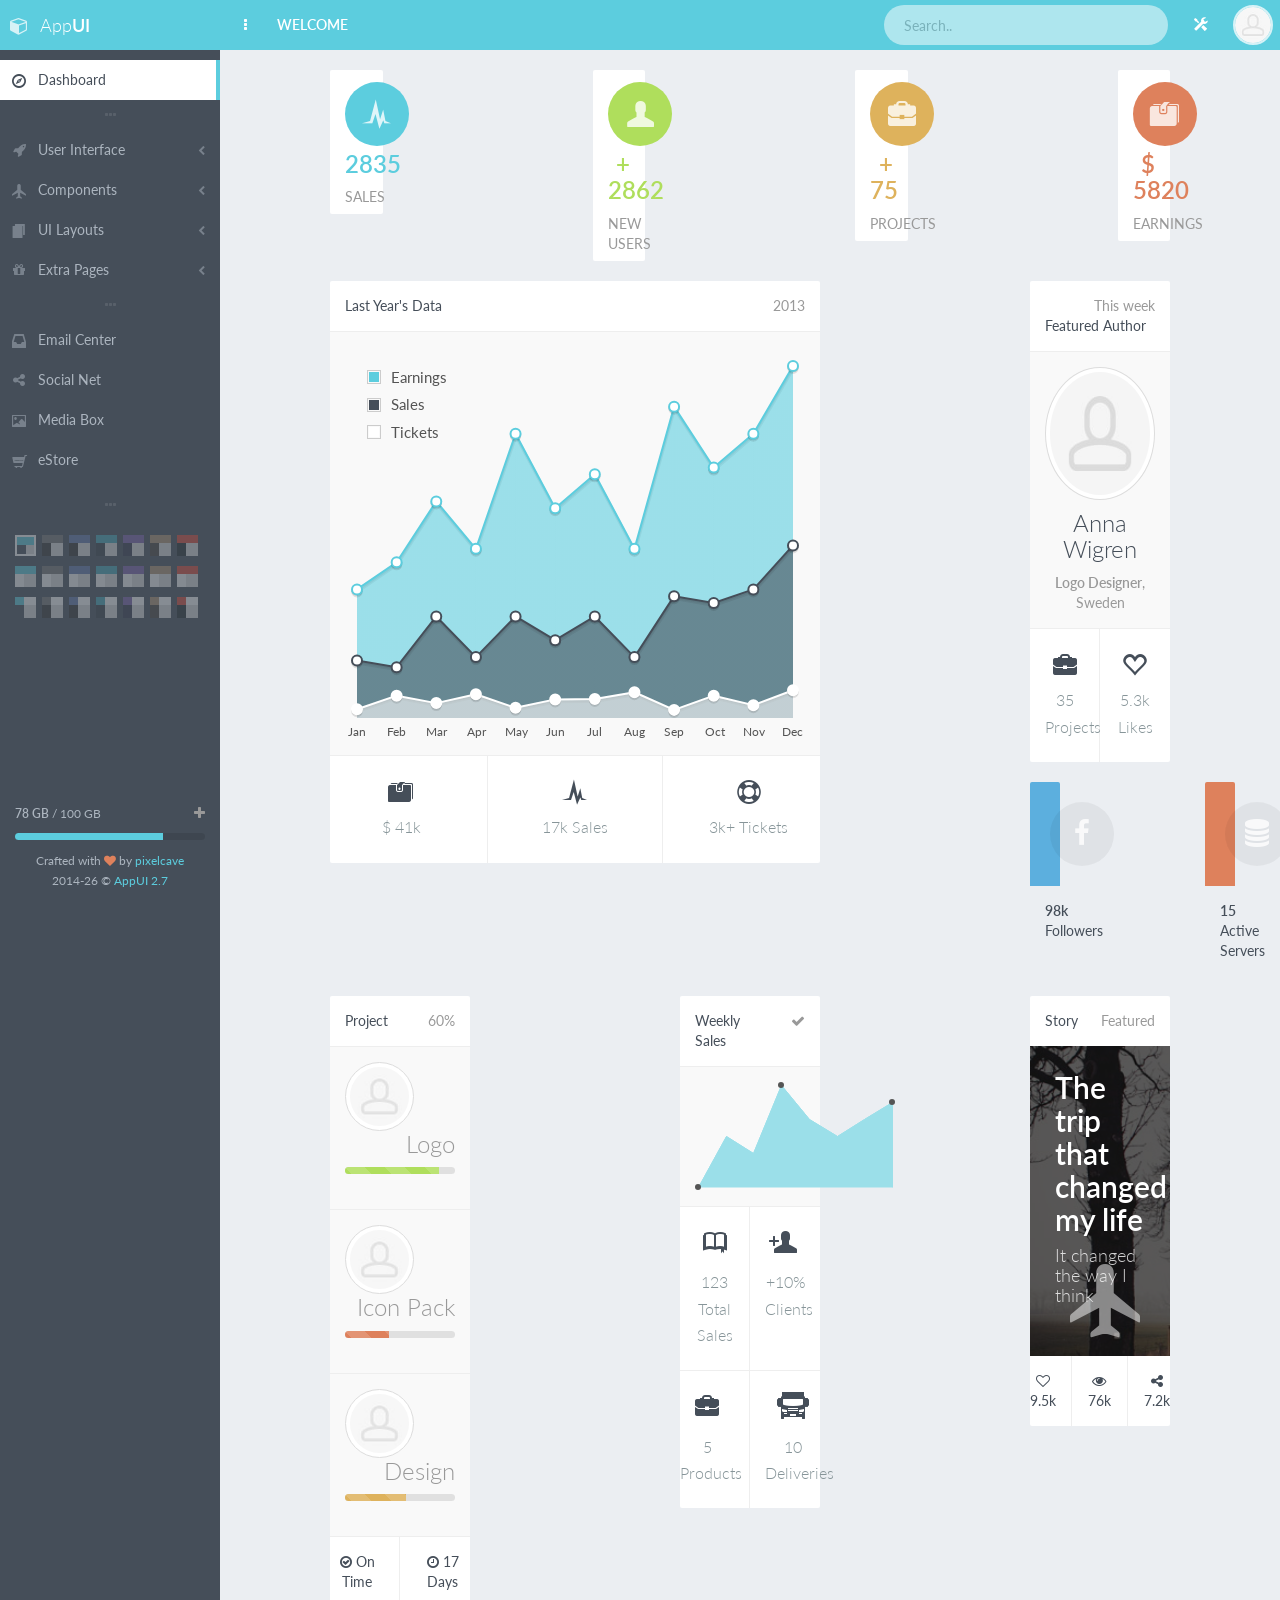
<file: WebContent/index.html>
<!DOCTYPE html>
<!--[if IE 9]>         <html class="no-js lt-ie10" lang="en"> <![endif]-->
<!--[if gt IE 9]><!--> <html class="no-js" lang="en"> <!--<![endif]-->
    <head>
        <meta charset="utf-8">

        <title>AppUI - Web App Bootstrap Admin Template</title>

        <meta name="description" content="AppUI is a Web App Bootstrap Admin Template created by pixelcave and published on Themeforest">
        <meta name="author" content="pixelcave">
        <meta name="robots" content="noindex, nofollow">

        <meta name="viewport" content="width=device-width, initial-scale=1.0, maximum-scale=1.0, user-scalable=no">

        <!-- Icons -->
        <!-- The following icons can be replaced with your own, they are used by desktop and mobile browsers -->
        <link rel="shortcut icon" href="img/favicon.png">
        <link rel="apple-touch-icon" href="img/icon57.png" sizes="57x57">
        <link rel="apple-touch-icon" href="img/icon72.png" sizes="72x72">
        <link rel="apple-touch-icon" href="img/icon76.png" sizes="76x76">
        <link rel="apple-touch-icon" href="img/icon114.png" sizes="114x114">
        <link rel="apple-touch-icon" href="img/icon120.png" sizes="120x120">
        <link rel="apple-touch-icon" href="img/icon144.png" sizes="144x144">
        <link rel="apple-touch-icon" href="img/icon152.png" sizes="152x152">
        <link rel="apple-touch-icon" href="img/icon180.png" sizes="180x180">
        <!-- END Icons -->

        <!-- Stylesheets -->
        <!-- Bootstrap is included in its original form, unaltered -->
        <link rel="stylesheet" href="css/bootstrap.min.css">

        <!-- Related styles of various icon packs and plugins -->
        <link rel="stylesheet" href="css/plugins.css">

        <!-- The main stylesheet of this template. All Bootstrap overwrites are defined in here -->
        <link rel="stylesheet" href="css/main.css">

        <!-- Include a specific file here from css/themes/ folder to alter the default theme of the template -->

        <!-- The themes stylesheet of this template (for using specific theme color in individual elements - must included last) -->
        <link rel="stylesheet" href="css/themes.css">
        <!-- END Stylesheets -->

        <!-- Modernizr (browser feature detection library) -->
        <script src="js/vendor/modernizr-3.3.1.min.js"></script>
    </head>
    <body>
        <!-- Page Wrapper -->
        <!-- In the PHP version you can set the following options from inc/config file -->
        <!--
            Available classes:

            'page-loading'      enables page preloader
        -->
        <div id="page-wrapper" class="page-loading">
            <!-- Preloader -->
            <!-- Preloader functionality (initialized in js/app.js) - pageLoading() -->
            <!-- Used only if page preloader enabled from inc/config (PHP version) or the class 'page-loading' is added in #page-wrapper element (HTML version) -->
            <div class="preloader">
                <div class="inner">
                    <!-- Animation spinner for all modern browsers -->
                    <div class="preloader-spinner themed-background hidden-lt-ie10"></div>

                    <!-- Text for IE9 -->
                    <h3 class="text-primary visible-lt-ie10"><strong>Loading..</strong></h3>
                </div>
            </div>
            <!-- END Preloader -->

            <!-- Page Container -->
            <!-- In the PHP version you can set the following options from inc/config file -->
            <!--
                Available #page-container classes:

                'sidebar-light'                                 for a light main sidebar (You can add it along with any other class)

                'sidebar-visible-lg-mini'                       main sidebar condensed - Mini Navigation (> 991px)
                'sidebar-visible-lg-full'                       main sidebar full - Full Navigation (> 991px)

                'sidebar-alt-visible-lg'                        alternative sidebar visible by default (> 991px) (You can add it along with any other class)

                'header-fixed-top'                              has to be added only if the class 'navbar-fixed-top' was added on header.navbar
                'header-fixed-bottom'                           has to be added only if the class 'navbar-fixed-bottom' was added on header.navbar

                'fixed-width'                                   for a fixed width layout (can only be used with a static header/main sidebar layout)

                'enable-cookies'                                enables cookies for remembering active color theme when changed from the sidebar links (You can add it along with any other class)
            -->
            <div id="page-container" class="header-fixed-top sidebar-visible-lg-full">
                <!-- Alternative Sidebar -->
                <div id="sidebar-alt" tabindex="-1" aria-hidden="true">
                    <!-- Toggle Alternative Sidebar Button (visible only in static layout) -->
                    <a href="javascript:void(0)" id="sidebar-alt-close" onclick="App.sidebar('toggle-sidebar-alt');"><i class="fa fa-times"></i></a>

                    <!-- Wrapper for scrolling functionality -->
                    <div id="sidebar-scroll-alt">
                        <!-- Sidebar Content -->
                        <div class="sidebar-content">
                            <!-- Profile -->
                            <div class="sidebar-section">
                                <h2 class="text-light">Profile</h2>
                                <form action="index.html" method="post" class="form-control-borderless" onsubmit="return false;">
                                    <div class="form-group">
                                        <label for="side-profile-name">Name</label>
                                        <input type="text" id="side-profile-name" name="side-profile-name" class="form-control" value="John Doe">
                                    </div>
                                    <div class="form-group">
                                        <label for="side-profile-email">Email</label>
                                        <input type="email" id="side-profile-email" name="side-profile-email" class="form-control" value="john.doe@example.com">
                                    </div>
                                    <div class="form-group">
                                        <label for="side-profile-password">New Password</label>
                                        <input type="password" id="side-profile-password" name="side-profile-password" class="form-control">
                                    </div>
                                    <div class="form-group">
                                        <label for="side-profile-password-confirm">Confirm New Password</label>
                                        <input type="password" id="side-profile-password-confirm" name="side-profile-password-confirm" class="form-control">
                                    </div>
                                    <div class="form-group remove-margin">
                                        <button type="submit" class="btn btn-effect-ripple btn-primary" onclick="App.sidebar('close-sidebar-alt');">Save</button>
                                    </div>
                                </form>
                            </div>
                            <!-- END Profile -->

                            <!-- Settings -->
                            <div class="sidebar-section">
                                <h2 class="text-light">Settings</h2>
                                <form action="index.html" method="post" class="form-horizontal form-control-borderless" onsubmit="return false;">
                                    <div class="form-group">
                                        <label class="col-xs-7 control-label-fixed">Notifications</label>
                                        <div class="col-xs-5">
                                            <label class="switch switch-success"><input type="checkbox" checked><span></span></label>
                                        </div>
                                    </div>
                                    <div class="form-group">
                                        <label class="col-xs-7 control-label-fixed">Public Profile</label>
                                        <div class="col-xs-5">
                                            <label class="switch switch-success"><input type="checkbox" checked><span></span></label>
                                        </div>
                                    </div>
                                    <div class="form-group">
                                        <label class="col-xs-7 control-label-fixed">Enable API</label>
                                        <div class="col-xs-5">
                                            <label class="switch switch-success"><input type="checkbox"><span></span></label>
                                        </div>
                                    </div>
                                    <div class="form-group remove-margin">
                                        <button type="submit" class="btn btn-effect-ripple btn-primary" onclick="App.sidebar('close-sidebar-alt');">Save</button>
                                    </div>
                                </form>
                            </div>
                            <!-- END Settings -->
                        </div>
                        <!-- END Sidebar Content -->
                    </div>
                    <!-- END Wrapper for scrolling functionality -->
                </div>
                <!-- END Alternative Sidebar -->

                <!-- Main Sidebar -->
                <div id="sidebar">
                    <!-- Sidebar Brand -->
                    <div id="sidebar-brand" class="themed-background">
                        <a href="index.html" class="sidebar-title">
                            <i class="fa fa-cube"></i> <span class="sidebar-nav-mini-hide">App<strong>UI</strong></span>
                        </a>
                    </div>
                    <!-- END Sidebar Brand -->

                    <!-- Wrapper for scrolling functionality -->
                    <div id="sidebar-scroll">
                        <!-- Sidebar Content -->
                        <div class="sidebar-content">
                            <!-- Sidebar Navigation -->
                            <ul class="sidebar-nav">
                                <li>
                                    <a href="index.html" class=" active"><i class="gi gi-compass sidebar-nav-icon"></i><span class="sidebar-nav-mini-hide">Dashboard</span></a>
                                </li>
                                <li class="sidebar-separator">
                                    <i class="fa fa-ellipsis-h"></i>
                                </li>
                                <li>
                                    <a href="#" class="sidebar-nav-menu"><i class="fa fa-chevron-left sidebar-nav-indicator sidebar-nav-mini-hide"></i><i class="fa fa-rocket sidebar-nav-icon"></i><span class="sidebar-nav-mini-hide">User Interface</span></a>
                                    <ul>
                                        <li>
                                            <a href="page_ui_widgets.html">Widgets</a>
                                        </li>
                                        <li>
                                            <a href="#" class="sidebar-nav-submenu"><i class="fa fa-chevron-left sidebar-nav-indicator"></i>Elements</a>
                                            <ul>
                                                <li>
                                                    <a href="page_ui_blocks_grid.html">Blocks &amp; Grid</a>
                                                </li>
                                                <li>
                                                    <a href="page_ui_typography.html">Typography</a>
                                                </li>
                                                <li>
                                                    <a href="page_ui_buttons_dropdowns.html">Buttons &amp; Dropdowns</a>
                                                </li>
                                                <li>
                                                    <a href="page_ui_navigation_more.html">Navigation &amp; More</a>
                                                </li>
                                                <li>
                                                    <a href="page_ui_progress_loading.html">Progress &amp; Loading</a>
                                                </li>
                                                <li>
                                                    <a href="page_ui_tables.html">Tables</a>
                                                </li>
                                            </ul>
                                        </li>
                                        <li>
                                            <a href="#" class="sidebar-nav-submenu"><i class="fa fa-chevron-left sidebar-nav-indicator"></i>Forms</a>
                                            <ul>
                                                <li>
                                                    <a href="page_forms_components.html">Components</a>
                                                </li>
                                                <li>
                                                    <a href="page_forms_wizard.html">Wizard</a>
                                                </li>
                                                <li>
                                                    <a href="page_forms_validation.html">Validation</a>
                                                </li>
                                            </ul>
                                        </li>
                                        <li>
                                            <a href="#" class="sidebar-nav-submenu"><i class="fa fa-chevron-left sidebar-nav-indicator"></i>Icon Packs</a>
                                            <ul>
                                                <li>
                                                    <a href="page_ui_icons_fontawesome.html">Font Awesome</a>
                                                </li>
                                                <li>
                                                    <a href="page_ui_icons_glyphicons_pro.html">Glyphicons Pro</a>
                                                </li>
                                            </ul>
                                        </li>
                                    </ul>
                                </li>
                                <li>
                                    <a href="#" class="sidebar-nav-menu"><i class="fa fa-chevron-left sidebar-nav-indicator sidebar-nav-mini-hide"></i><i class="gi gi-airplane sidebar-nav-icon"></i><span class="sidebar-nav-mini-hide">Components</span></a>
                                    <ul>
                                        <li>
                                            <a href="page_comp_todo.html">To-do List</a>
                                        </li>
                                        <li>
                                            <a href="page_comp_gallery.html">Gallery</a>
                                        </li>
                                        <li>
                                            <a href="page_comp_maps.html">Google Maps</a>
                                        </li>
                                        <li>
                                            <a href="page_comp_calendar.html">Calendar</a>
                                        </li>
                                        <li>
                                            <a href="page_comp_charts.html">Charts</a>
                                        </li>
                                        <li>
                                            <a href="page_comp_animations.html">CSS3 Animations</a>
                                        </li>
                                        <li>
                                            <a href="page_comp_tree.html">Tree View Lists</a>
                                        </li>
                                        <li>
                                            <a href="page_comp_nestable.html">Nestable &amp; Sortable Lists</a>
                                        </li>
                                    </ul>
                                </li>
                                <li>
                                    <a href="#" class="sidebar-nav-menu"><i class="fa fa-chevron-left sidebar-nav-indicator sidebar-nav-mini-hide"></i><i class="gi gi-more_items sidebar-nav-icon"></i><span class="sidebar-nav-mini-hide">UI Layouts</span></a>
                                    <ul>
                                        <li>
                                            <a href="page_layout_static.html">Static</a>
                                        </li>
                                        <li>
                                            <a href="page_layout_static_fixed_width.html">Static Fixed Width</a>
                                        </li>
                                        <li>
                                            <a href="page_layout_fixed_top.html">Top Header (Fixed)</a>
                                        </li>
                                        <li>
                                            <a href="page_layout_fixed_bottom.html">Bottom Header (Fixed)</a>
                                        </li>
                                        <li>
                                            <a href="page_layout_static_sidebar_mini.html">Sidebar Mini (Static)</a>
                                        </li>
                                        <li>
                                            <a href="page_layout_fixed_sidebar_mini.html">Sidebar Mini (Fixed)</a>
                                        </li>
                                        <li>
                                            <a href="page_layout_alternative_sidebar_visible.html">Visible Alternative Sidebar</a>
                                        </li>
                                    </ul>
                                </li>
                                <li>
                                    <a href="#" class="sidebar-nav-menu"><i class="fa fa-chevron-left sidebar-nav-indicator sidebar-nav-mini-hide"></i><i class="fa fa-gift sidebar-nav-icon"></i><span class="sidebar-nav-mini-hide">Extra Pages</span></a>
                                    <ul>
                                        <li>
                                            <a href="#" class="sidebar-nav-submenu"><i class="fa fa-chevron-left sidebar-nav-indicator"></i>Base</a>
                                            <ul>
                                                <li>
                                                    <a href="page_ready_blank.html">Blank</a>
                                                </li>
                                                <li>
                                                    <a href="page_ready_error.html">Error</a>
                                                </li>
                                                <li>
                                                    <a href="page_ready_search_results.html">Search Results (5)</a>
                                                </li>
                                                <li>
                                                    <a href="page_ready_faq.html">FAQ</a>
                                                </li>
                                                <li>
                                                    <a href="page_ready_invoice.html">Invoice</a>
                                                </li>
                                            </ul>
                                        </li>
                                        <li>
                                            <a href="#" class="sidebar-nav-submenu"><i class="fa fa-chevron-left sidebar-nav-indicator"></i>Web Application</a>
                                            <ul>
                                                <li>
                                                    <a href="page_ready_profile.html">User Profile</a>
                                                </li>
                                                <li>
                                                    <a href="page_ready_forum.html">Forum (3)</a>
                                                </li>
                                                <li>
                                                    <a href="page_ready_pricing_tables.html">Pricing Tables</a>
                                                </li>
                                                <li>
                                                    <a href="page_ready_article.html">Article</a>
                                                </li>
                                                <li>
                                                    <a href="page_ready_timeline.html">Timeline</a>
                                                </li>
                                                <li>
                                                    <a href="page_ready_contacts.html">Contacts</a>
                                                </li>
                                                <li>
                                                    <a href="page_ready_tickets.html">Tickets</a>
                                                </li>
                                            </ul>
                                        </li>
                                        <li>
                                            <a href="#" class="sidebar-nav-submenu"><i class="fa fa-chevron-left sidebar-nav-indicator"></i>Login, Register &amp; Lock</a>
                                            <ul>
                                                <li>
                                                    <a href="page_ready_login.html">Login</a>
                                                </li>
                                                <li>
                                                    <a href="page_ready_login2.html">Login 2</a>
                                                </li>
                                                <li>
                                                    <a href="page_ready_reminder.html">Password Reminder</a>
                                                </li>
                                                <li>
                                                    <a href="page_ready_register.html">Register</a>
                                                </li>
                                                <li>
                                                    <a href="page_ready_lock_screen.html">Lock Screen</a>
                                                </li>
                                            </ul>
                                        </li>
                                    </ul>
                                </li>
                                <li class="sidebar-separator">
                                    <i class="fa fa-ellipsis-h"></i>
                                </li>
                                <li>
                                    <a href="page_app_email.html"><i class="gi gi-inbox sidebar-nav-icon"></i><span class="sidebar-nav-mini-hide">Email Center</span></a>
                                </li>
                                <li>
                                    <a href="page_app_social.html"><i class="fa fa-share-alt sidebar-nav-icon"></i><span class="sidebar-nav-mini-hide">Social Net</span></a>
                                </li>
                                <li>
                                    <a href="page_app_media.html"><i class="gi gi-picture sidebar-nav-icon"></i><span class="sidebar-nav-mini-hide">Media Box</span></a>
                                </li>
                                <li>
                                    <a href="page_app_estore.html"><i class="gi gi-shopping_cart sidebar-nav-icon"></i><span class="sidebar-nav-mini-hide">eStore</span></a>
                                </li>
                            </ul>
                            <!-- END Sidebar Navigation -->

                            <!-- Color Themes -->
                            <!-- Preview a theme on a page functionality can be found in js/app.js - colorThemePreview() -->
                            <div class="sidebar-section sidebar-nav-mini-hide">
                                <div class="sidebar-separator push">
                                    <i class="fa fa-ellipsis-h"></i>
                                </div>
                                <ul class="sidebar-themes clearfix">
                                    <li>
                                        <a href="javascript:void(0)" class="themed-background-default" data-toggle="tooltip" title="Default" data-theme="default" data-theme-navbar="navbar-inverse" data-theme-sidebar="">
                                            <span class="section-side themed-background-dark-default"></span>
                                            <span class="section-content"></span>
                                        </a>
                                    </li>
                                    <li>
                                        <a href="javascript:void(0)" class="themed-background-classy" data-toggle="tooltip" title="Classy" data-theme="css/themes/classy.css" data-theme-navbar="navbar-inverse" data-theme-sidebar="">
                                            <span class="section-side themed-background-dark-classy"></span>
                                            <span class="section-content"></span>
                                        </a>
                                    </li>
                                    <li>
                                        <a href="javascript:void(0)" class="themed-background-social" data-toggle="tooltip" title="Social" data-theme="css/themes/social.css" data-theme-navbar="navbar-inverse" data-theme-sidebar="">
                                            <span class="section-side themed-background-dark-social"></span>
                                            <span class="section-content"></span>
                                        </a>
                                    </li>
                                    <li>
                                        <a href="javascript:void(0)" class="themed-background-flat" data-toggle="tooltip" title="Flat" data-theme="css/themes/flat.css" data-theme-navbar="navbar-inverse" data-theme-sidebar="">
                                            <span class="section-side themed-background-dark-flat"></span>
                                            <span class="section-content"></span>
                                        </a>
                                    </li>
                                    <li>
                                        <a href="javascript:void(0)" class="themed-background-amethyst" data-toggle="tooltip" title="Amethyst" data-theme="css/themes/amethyst.css" data-theme-navbar="navbar-inverse" data-theme-sidebar="">
                                            <span class="section-side themed-background-dark-amethyst"></span>
                                            <span class="section-content"></span>
                                        </a>
                                    </li>
                                    <li>
                                        <a href="javascript:void(0)" class="themed-background-creme" data-toggle="tooltip" title="Creme" data-theme="css/themes/creme.css" data-theme-navbar="navbar-inverse" data-theme-sidebar="">
                                            <span class="section-side themed-background-dark-creme"></span>
                                            <span class="section-content"></span>
                                        </a>
                                    </li>
                                    <li>
                                        <a href="javascript:void(0)" class="themed-background-passion" data-toggle="tooltip" title="Passion" data-theme="css/themes/passion.css" data-theme-navbar="navbar-inverse" data-theme-sidebar="">
                                            <span class="section-side themed-background-dark-passion"></span>
                                            <span class="section-content"></span>
                                        </a>
                                    </li>
                                    <li>
                                        <a href="javascript:void(0)" class="themed-background-default" data-toggle="tooltip" title="Default + Light Sidebar" data-theme="default" data-theme-navbar="navbar-inverse" data-theme-sidebar="sidebar-light">
                                            <span class="section-side"></span>
                                            <span class="section-content"></span>
                                        </a>
                                    </li>
                                    <li>
                                        <a href="javascript:void(0)" class="themed-background-classy" data-toggle="tooltip" title="Classy + Light Sidebar" data-theme="css/themes/classy.css" data-theme-navbar="navbar-inverse" data-theme-sidebar="sidebar-light">
                                            <span class="section-side"></span>
                                            <span class="section-content"></span>
                                        </a>
                                    </li>
                                    <li>
                                        <a href="javascript:void(0)" class="themed-background-social" data-toggle="tooltip" title="Social + Light Sidebar" data-theme="css/themes/social.css" data-theme-navbar="navbar-inverse" data-theme-sidebar="sidebar-light">
                                            <span class="section-side"></span>
                                            <span class="section-content"></span>
                                        </a>
                                    </li>
                                    <li>
                                        <a href="javascript:void(0)" class="themed-background-flat" data-toggle="tooltip" title="Flat + Light Sidebar" data-theme="css/themes/flat.css" data-theme-navbar="navbar-inverse" data-theme-sidebar="sidebar-light">
                                            <span class="section-side"></span>
                                            <span class="section-content"></span>
                                        </a>
                                    </li>
                                    <li>
                                        <a href="javascript:void(0)" class="themed-background-amethyst" data-toggle="tooltip" title="Amethyst + Light Sidebar" data-theme="css/themes/amethyst.css" data-theme-navbar="navbar-inverse" data-theme-sidebar="sidebar-light">
                                            <span class="section-side"></span>
                                            <span class="section-content"></span>
                                        </a>
                                    </li>
                                    <li>
                                        <a href="javascript:void(0)" class="themed-background-creme" data-toggle="tooltip" title="Creme + Light Sidebar" data-theme="css/themes/creme.css" data-theme-navbar="navbar-inverse" data-theme-sidebar="sidebar-light">
                                            <span class="section-side"></span>
                                            <span class="section-content"></span>
                                        </a>
                                    </li>
                                    <li>
                                        <a href="javascript:void(0)" class="themed-background-passion" data-toggle="tooltip" title="Passion + Light Sidebar" data-theme="css/themes/passion.css" data-theme-navbar="navbar-inverse" data-theme-sidebar="sidebar-light">
                                            <span class="section-side"></span>
                                            <span class="section-content"></span>
                                        </a>
                                    </li>
                                    <li>
                                        <a href="javascript:void(0)" class="themed-background-default" data-toggle="tooltip" title="Default + Light Header" data-theme="default" data-theme-navbar="navbar-default" data-theme-sidebar="">
                                            <span class="section-header"></span>
                                            <span class="section-side themed-background-dark-default"></span>
                                            <span class="section-content"></span>
                                        </a>
                                    </li>
                                    <li>
                                        <a href="javascript:void(0)" class="themed-background-classy" data-toggle="tooltip" title="Classy + Light Header" data-theme="css/themes/classy.css" data-theme-navbar="navbar-default" data-theme-sidebar="">
                                            <span class="section-header"></span>
                                            <span class="section-side themed-background-dark-classy"></span>
                                            <span class="section-content"></span>
                                        </a>
                                    </li>
                                    <li>
                                        <a href="javascript:void(0)" class="themed-background-social" data-toggle="tooltip" title="Social + Light Header" data-theme="css/themes/social.css" data-theme-navbar="navbar-default" data-theme-sidebar="">
                                            <span class="section-header"></span>
                                            <span class="section-side themed-background-dark-social"></span>
                                            <span class="section-content"></span>
                                        </a>
                                    </li>
                                    <li>
                                        <a href="javascript:void(0)" class="themed-background-flat" data-toggle="tooltip" title="Flat + Light Header" data-theme="css/themes/flat.css" data-theme-navbar="navbar-default" data-theme-sidebar="">
                                            <span class="section-header"></span>
                                            <span class="section-side themed-background-dark-flat"></span>
                                            <span class="section-content"></span>
                                        </a>
                                    </li>
                                    <li>
                                        <a href="javascript:void(0)" class="themed-background-amethyst" data-toggle="tooltip" title="Amethyst + Light Header" data-theme="css/themes/amethyst.css" data-theme-navbar="navbar-default" data-theme-sidebar="">
                                            <span class="section-header"></span>
                                            <span class="section-side themed-background-dark-amethyst"></span>
                                            <span class="section-content"></span>
                                        </a>
                                    </li>
                                    <li>
                                        <a href="javascript:void(0)" class="themed-background-creme" data-toggle="tooltip" title="Creme + Light Header" data-theme="css/themes/creme.css" data-theme-navbar="navbar-default" data-theme-sidebar="">
                                            <span class="section-header"></span>
                                            <span class="section-side themed-background-dark-creme"></span>
                                            <span class="section-content"></span>
                                        </a>
                                    </li>
                                    <li>
                                        <a href="javascript:void(0)" class="themed-background-passion" data-toggle="tooltip" title="Passion + Light Header" data-theme="css/themes/passion.css" data-theme-navbar="navbar-default" data-theme-sidebar="">
                                            <span class="section-header"></span>
                                            <span class="section-side themed-background-dark-passion"></span>
                                            <span class="section-content"></span>
                                        </a>
                                    </li>
                                </ul>
                            </div>
                            <!-- END Color Themes -->
                        </div>
                        <!-- END Sidebar Content -->
                    </div>
                    <!-- END Wrapper for scrolling functionality -->

                    <!-- Sidebar Extra Info -->
                    <div id="sidebar-extra-info" class="sidebar-content sidebar-nav-mini-hide">
                        <div class="push-bit">
                            <span class="pull-right">
                                <a href="javascript:void(0)" class="text-muted"><i class="fa fa-plus"></i></a>
                            </span>
                            <small><strong>78 GB</strong> / 100 GB</small>
                        </div>
                        <div class="progress progress-mini push-bit">
                            <div class="progress-bar progress-bar-primary" role="progressbar" aria-valuenow="78" aria-valuemin="0" aria-valuemax="100" style="width: 78%"></div>
                        </div>
                        <div class="text-center">
                            <small>Crafted with <i class="fa fa-heart text-danger"></i> by <a href="http://goo.gl/vNS3I" target="_blank">pixelcave</a></small><br>
                            <small><span id="year-copy"></span> &copy; <a href="http://goo.gl/RcsdAh" target="_blank">AppUI 2.7</a></small>
                        </div>
                    </div>
                    <!-- END Sidebar Extra Info -->
                </div>
                <!-- END Main Sidebar -->

                <!-- Main Container -->
                <div id="main-container">
                    <!-- Header -->
                    <!-- In the PHP version you can set the following options from inc/config file -->
                    <!--
                        Available header.navbar classes:

                        'navbar-default'            for the default light header
                        'navbar-inverse'            for an alternative dark header

                        'navbar-fixed-top'          for a top fixed header (fixed main sidebar with scroll will be auto initialized, functionality can be found in js/app.js - handleSidebar())
                            'header-fixed-top'      has to be added on #page-container only if the class 'navbar-fixed-top' was added

                        'navbar-fixed-bottom'       for a bottom fixed header (fixed main sidebar with scroll will be auto initialized, functionality can be found in js/app.js - handleSidebar()))
                            'header-fixed-bottom'   has to be added on #page-container only if the class 'navbar-fixed-bottom' was added
                    -->
                    <header class="navbar navbar-inverse navbar-fixed-top">
                        <!-- Left Header Navigation -->
                        <ul class="nav navbar-nav-custom">
                            <!-- Main Sidebar Toggle Button -->
                            <li>
                                <a href="javascript:void(0)" onclick="App.sidebar('toggle-sidebar');this.blur();">
                                    <i class="fa fa-ellipsis-v fa-fw animation-fadeInRight" id="sidebar-toggle-mini"></i>
                                    <i class="fa fa-bars fa-fw animation-fadeInRight" id="sidebar-toggle-full"></i>
                                </a>
                            </li>
                            <!-- END Main Sidebar Toggle Button -->

                            <!-- Header Link -->
                            <li class="hidden-xs animation-fadeInQuick">
                                <a href=""><strong>WELCOME</strong></a>
                            </li>
                            <!-- END Header Link -->
                        </ul>
                        <!-- END Left Header Navigation -->

                        <!-- Right Header Navigation -->
                        <ul class="nav navbar-nav-custom pull-right">
                            <!-- Search Form -->
                            <li>
                                <form action="page_ready_search_results.html" method="post" class="navbar-form-custom">
                                    <input type="text" id="top-search" name="top-search" class="form-control" placeholder="Search..">
                                </form>
                            </li>
                            <!-- END Search Form -->

                            <!-- Alternative Sidebar Toggle Button -->
                            <li>
                                <a href="javascript:void(0)" onclick="App.sidebar('toggle-sidebar-alt');this.blur();">
                                    <i class="gi gi-settings"></i>
                                </a>
                            </li>
                            <!-- END Alternative Sidebar Toggle Button -->

                            <!-- User Dropdown -->
                            <li class="dropdown">
                                <a href="javascript:void(0)" class="dropdown-toggle" data-toggle="dropdown">
                                    <img src="img/placeholders/avatars/avatar9.jpg" alt="avatar">
                                </a>
                                <ul class="dropdown-menu dropdown-menu-right">
                                    <li class="dropdown-header">
                                        <strong>ADMINISTRATOR</strong>
                                    </li>
                                    <li>
                                        <a href="page_app_email.html">
                                            <i class="fa fa-inbox fa-fw pull-right"></i>
                                            Inbox
                                        </a>
                                    </li>
                                    <li>
                                        <a href="page_app_social.html">
                                            <i class="fa fa-pencil-square fa-fw pull-right"></i>
                                            Profile
                                        </a>
                                    </li>
                                    <li>
                                        <a href="page_app_media.html">
                                            <i class="fa fa-picture-o fa-fw pull-right"></i>
                                            Media Manager
                                        </a>
                                    </li>
                                    <li class="divider"><li>
                                    <li>
                                        <a href="javascript:void(0)" onclick="App.sidebar('toggle-sidebar-alt');">
                                            <i class="gi gi-settings fa-fw pull-right"></i>
                                            Settings
                                        </a>
                                    </li>
                                    <li>
                                        <a href="page_ready_lock_screen.html">
                                            <i class="gi gi-lock fa-fw pull-right"></i>
                                            Lock Account
                                        </a>
                                    </li>
                                    <li>
                                        <a href="page_ready_login.html">
                                            <i class="fa fa-power-off fa-fw pull-right"></i>
                                            Log out
                                        </a>
                                    </li>
                                </ul>
                            </li>
                            <!-- END User Dropdown -->
                        </ul>
                        <!-- END Right Header Navigation -->
                    </header>
                    <!-- END Header -->

                    <!-- Page content -->
                    <div id="page-content">
                        <!-- First Row -->
                        <div class="row">
                            <!-- Simple Stats Widgets -->
                            <div class="col-sm-6 col-lg-3">
                                <a href="javascript:void(0)" class="widget">
                                    <div class="widget-content widget-content-mini text-right clearfix">
                                        <div class="widget-icon pull-left themed-background">
                                            <i class="gi gi-cardio text-light-op"></i>
                                        </div>
                                        <h2 class="widget-heading h3">
                                            <strong><span data-toggle="counter" data-to="2835"></span></strong>
                                        </h2>
                                        <span class="text-muted">SALES</span>
                                    </div>
                                </a>
                            </div>
                            <div class="col-sm-6 col-lg-3">
                                <a href="javascript:void(0)" class="widget">
                                    <div class="widget-content widget-content-mini text-right clearfix">
                                        <div class="widget-icon pull-left themed-background-success">
                                            <i class="gi gi-user text-light-op"></i>
                                        </div>
                                        <h2 class="widget-heading h3 text-success">
                                            <strong>+ <span data-toggle="counter" data-to="2862"></span></strong>
                                        </h2>
                                        <span class="text-muted">NEW USERS</span>
                                    </div>
                                </a>
                            </div>
                            <div class="col-sm-6 col-lg-3">
                                <a href="javascript:void(0)" class="widget">
                                    <div class="widget-content widget-content-mini text-right clearfix">
                                        <div class="widget-icon pull-left themed-background-warning">
                                            <i class="gi gi-briefcase text-light-op"></i>
                                        </div>
                                        <h2 class="widget-heading h3 text-warning">
                                            <strong>+ <span data-toggle="counter" data-to="75"></span></strong>
                                        </h2>
                                        <span class="text-muted">PROJECTS</span>
                                    </div>
                                </a>
                            </div>
                            <div class="col-sm-6 col-lg-3">
                                <a href="javascript:void(0)" class="widget">
                                    <div class="widget-content widget-content-mini text-right clearfix">
                                        <div class="widget-icon pull-left themed-background-danger">
                                            <i class="gi gi-wallet text-light-op"></i>
                                        </div>
                                        <h2 class="widget-heading h3 text-danger">
                                            <strong>$ <span data-toggle="counter" data-to="5820"></span></strong>
                                        </h2>
                                        <span class="text-muted">EARNINGS</span>
                                    </div>
                                </a>
                            </div>
                            <!-- END Simple Stats Widgets -->
                        </div>
                        <!-- END First Row -->

                        <!-- Second Row -->
                        <div class="row">
                            <div class="col-sm-6 col-lg-8">
                                <!-- Chart Widget -->
                                <div class="widget">
                                    <div class="widget-content border-bottom">
                                        <span class="pull-right text-muted">2013</span>
                                        Last Year's Data
                                    </div>
                                    <div class="widget-content border-bottom themed-background-muted">
                                        <!-- Flot Charts (initialized in js/pages/readyDashboard.js), for more examples you can check out http://www.flotcharts.org/ -->
                                        <div id="chart-classic-dash" style="height: 393px;"></div>
                                    </div>
                                    <div class="widget-content widget-content-full">
                                        <div class="row text-center">
                                            <div class="col-xs-4 push-inner-top-bottom border-right">
                                                <h3 class="widget-heading"><i class="gi gi-wallet text-dark push-bit"></i> <br><small>$ 41k</small></h3>
                                            </div>
                                            <div class="col-xs-4 push-inner-top-bottom">
                                                <h3 class="widget-heading"><i class="gi gi-cardio text-dark push-bit"></i> <br><small>17k Sales</small></h3>
                                            </div>
                                            <div class="col-xs-4 push-inner-top-bottom border-left">
                                                <h3 class="widget-heading"><i class="gi gi-life_preserver text-dark push-bit"></i> <br><small>3k+ Tickets</small></h3>
                                            </div>
                                        </div>
                                    </div>
                                </div>
                                <!-- END Chart Widget -->
                            </div>
                            <div class="col-sm-6 col-lg-4">
                                <!-- Stats User Widget -->
                                <a href="page_ready_profile.html" class="widget">
                                    <div class="widget-content border-bottom text-dark">
                                        <span class="pull-right text-muted">This week</span>
                                        Featured Author
                                    </div>
                                    <div class="widget-content border-bottom text-center themed-background-muted">
                                        <img src="img/placeholders/avatars/avatar13@2x.jpg" alt="avatar" class="img-circle img-thumbnail img-thumbnail-avatar-2x">
                                        <h2 class="widget-heading h3 text-dark">Anna Wigren</h2>
                                        <span class="text-muted">
                                            <strong>Logo Designer</strong>, Sweden
                                        </span>
                                    </div>
                                    <div class="widget-content widget-content-full-top-bottom">
                                        <div class="row text-center">
                                            <div class="col-xs-6 push-inner-top-bottom border-right">
                                                <h3 class="widget-heading"><i class="gi gi-briefcase text-dark push-bit"></i> <br><small>35 Projects</small></h3>
                                            </div>
                                            <div class="col-xs-6 push-inner-top-bottom">
                                                <h3 class="widget-heading"><i class="gi gi-heart_empty text-dark push-bit"></i> <br><small>5.3k Likes</small></h3>
                                            </div>
                                        </div>
                                    </div>
                                </a>
                                <!-- END Stats User Widget -->

                                <!-- Mini Widgets Row -->
                                <div class="row">
                                    <div class="col-xs-6">
                                        <a href="javascript:void(0)" class="widget">
                                            <div class="widget-content themed-background-info text-light-op text-center">
                                                <div class="widget-icon">
                                                    <i class="fa fa-facebook"></i>
                                                </div>
                                            </div>
                                            <div class="widget-content text-dark text-center">
                                                <strong>98k</strong><br>Followers
                                            </div>
                                        </a>
                                    </div>
                                    <div class="col-xs-6">
                                        <a href="javascript:void(0)" class="widget">
                                            <div class="widget-content themed-background-danger text-light-op text-center">
                                                <div class="widget-icon">
                                                    <i class="fa fa-database"></i>
                                                </div>
                                            </div>
                                            <div class="widget-content text-dark text-center">
                                                <strong>15</strong><br>
                                                Active Servers
                                            </div>
                                        </a>
                                    </div>
                                </div>
                                <!-- END Mini Widgets Row -->
                            </div>
                        </div>
                        <!-- END Second Row -->

                        <!-- Third Row -->
                        <div class="row">
                            <div class="col-sm-4">
                                <!-- Project Widget -->
                                <div class="widget">
                                    <div class="widget-content border-bottom">
                                        <span class="pull-right text-muted">60%</span>
                                        Project
                                    </div>
                                    <a href="javascript:void(0)" class="widget-content themed-background-muted text-right clearfix">
                                        <img src="img/placeholders/avatars/avatar6.jpg" alt="avatar" class="img-circle img-thumbnail img-thumbnail-avatar pull-left">
                                        <h2 class="widget-heading h3 text-muted">Logo</h2>
                                        <div class="progress progress-striped progress-mini active">
                                            <div class="progress-bar progress-bar-success" role="progressbar" aria-valuenow="85" aria-valuemin="0" aria-valuemax="100" style="width: 85%"></div>
                                        </div>
                                    </a>
                                    <a href="javascript:void(0)" class="widget-content themed-background-muted border-top text-right clearfix">
                                        <img src="img/placeholders/avatars/avatar2.jpg" alt="avatar" class="img-circle img-thumbnail img-thumbnail-avatar pull-left">
                                        <h2 class="widget-heading h3 text-muted">Icon Pack</h2>
                                        <div class="progress progress-striped progress-mini active">
                                            <div class="progress-bar progress-bar-danger" role="progressbar" aria-valuenow="40" aria-valuemin="0" aria-valuemax="100" style="width: 40%"></div>
                                        </div>
                                    </a>
                                    <a href="javascript:void(0)" class="widget-content themed-background-muted border-top text-right clearfix">
                                        <img src="img/placeholders/avatars/avatar11.jpg" alt="avatar" class="img-circle img-thumbnail img-thumbnail-avatar pull-left">
                                        <h2 class="widget-heading h3 text-muted">Design</h2>
                                        <div class="progress progress-striped progress-mini active">
                                            <div class="progress-bar progress-bar-warning" role="progressbar" aria-valuenow="55" aria-valuemin="0" aria-valuemax="100" style="width: 55%"></div>
                                        </div>
                                    </a>
                                    <div class="widget-content widget-content-full border-top">
                                        <div class="row text-center">
                                            <div class="col-xs-6 push-inner-top-bottom border-right">
                                                <i class="fa fa-check-circle-o"></i> On Time
                                            </div>
                                            <div class="col-xs-6 push-inner-top-bottom">
                                                <i class="fa fa-clock-o"></i> 17 Days
                                            </div>
                                        </div>
                                    </div>
                                </div>
                                <!-- END Project Widget -->
                            </div>
                            <div class="col-sm-4">
                                <!-- Statistics Widget -->
                                <div class="widget">
                                    <div class="widget-content border-bottom">
                                        <span class="pull-right text-muted"><i class="fa fa-check"></i></span>
                                        Weekly Sales
                                    </div>
                                    <div class="widget-content border-bottom themed-background-muted text-center">
                                        <span id="widget-dashchart-sales">12,15,14,18,16,15,16,17</span>
                                    </div>
                                    <div class="widget-content widget-content-full-top-bottom border-bottom">
                                        <div class="row text-center">
                                            <div class="col-xs-6 push-inner-top-bottom border-right">
                                                <h3 class="widget-heading"><i class="gi gi-book_open text-dark push"></i> <br><small>123 Total Sales</small></h3>
                                            </div>
                                            <div class="col-xs-6 push-inner-top-bottom">
                                                <h3 class="widget-heading"><i class="gi gi-user_add text-dark push"></i> <br><small>+10% Clients</small></h3>
                                            </div>
                                        </div>
                                    </div>
                                    <div class="widget-content widget-content-full">
                                        <div class="row text-center">
                                            <div class="col-xs-6 push-inner-top-bottom border-right">
                                                <h3 class="widget-heading"><i class="gi gi-briefcase text-dark push"></i> <br><small>5 Products</small></h3>
                                            </div>
                                            <div class="col-xs-6 push-inner-top-bottom">
                                                <h3 class="widget-heading"><i class="gi gi-truck text-dark push"></i> <br><small>10 Deliveries</small></h3>
                                            </div>
                                        </div>
                                    </div>
                                </div>
                                <!-- END Statistics Widget -->
                            </div>
                            <div class="col-sm-4">
                                <!-- Story Widget -->
                                <div class="widget">
                                    <div class="widget-content">
                                        <span class="pull-right text-muted">Featured</span>
                                        Story
                                    </div>
                                    <div class="widget-image">
                                        <img src="img/placeholders/photos/photo9.jpg" alt="image">
                                        <div class="widget-image-content">
                                            <h2 class="widget-heading"><a href="page_ready_article.html" class="text-light"><strong>The trip that changed my life</strong></a></h2>
                                            <h3 class="widget-heading text-light-op h4">It changed the way I think</h3>
                                        </div>
                                        <i class="gi gi-airplane"></i>
                                    </div>
                                    <div class="widget-content widget-content-full text-dark">
                                        <div class="row text-center">
                                            <div class="col-xs-4 push-inner-top-bottom border-right">
                                                <i class="fa fa-heart-o"></i> 9.5k
                                            </div>
                                            <div class="col-xs-4 push-inner-top-bottom border-right">
                                                <i class="fa fa-eye"></i> 76k
                                            </div>
                                            <div class="col-xs-4 push-inner-top-bottom">
                                                <i class="fa fa-share-alt"></i> 7.2k
                                            </div>
                                        </div>
                                    </div>
                                </div>
                                <!-- END Story Widget -->
                            </div>
                        </div>
                        <!-- END Third Row -->
                    </div>
                    <!-- END Page Content -->
                </div>
                <!-- END Main Container -->
            </div>
            <!-- END Page Container -->
        </div>
        <!-- END Page Wrapper -->

        <!-- jQuery, Bootstrap, jQuery plugins and Custom JS code -->
        <script src="js/vendor/jquery-2.2.4.min.js"></script>
        <script src="js/vendor/bootstrap.min.js"></script>
        <script src="js/plugins.js"></script>
        <script src="js/app.js"></script>

        <!-- Load and execute javascript code used only in this page -->
        <script src="js/pages/readyDashboard.js"></script>
        <script>$(function(){ ReadyDashboard.init(); });</script>
    </body>
</html>
</file>
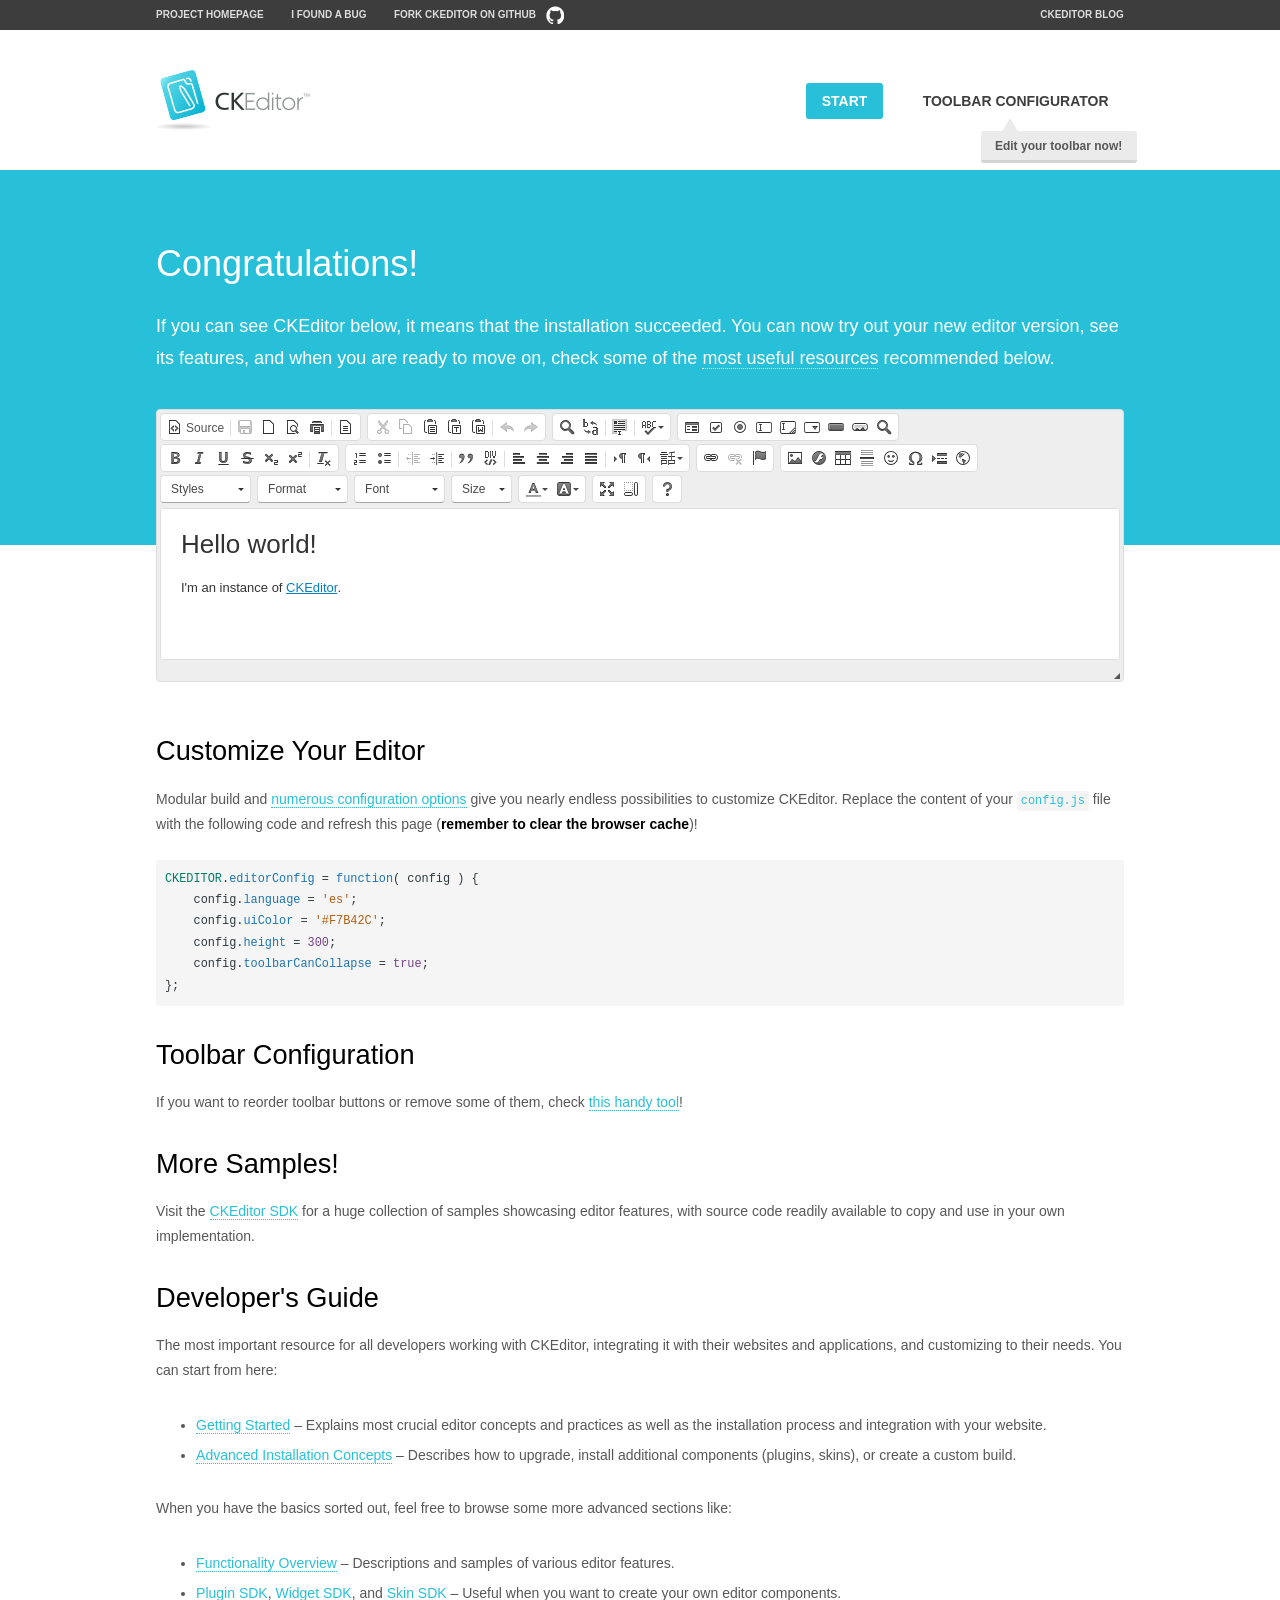
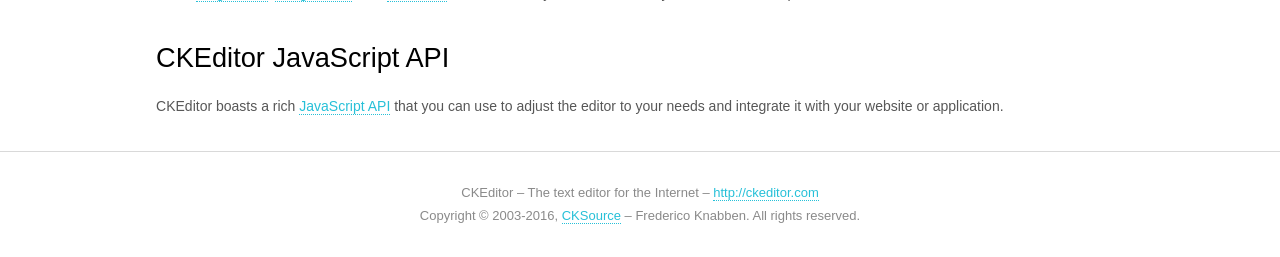
<file: WebContent/js/plugins/ckeditor/samples/index.html>
<!DOCTYPE html>
<!--
Copyright (c) 2003-2016, CKSource - Frederico Knabben. All rights reserved.
For licensing, see LICENSE.md or http://ckeditor.com/license
-->
<html>
<head>
	<meta charset="utf-8">
	<title>CKEditor Sample</title>
	<script src="../ckeditor.js"></script>
	<script src="js/sample.js"></script>
	<link rel="stylesheet" href="css/samples.css">
	<link rel="stylesheet" href="toolbarconfigurator/lib/codemirror/neo.css">
</head>
<body id="main">

<nav class="navigation-a">
	<div class="grid-container">
		<ul class="navigation-a-left grid-width-70">
			<li><a href="http://ckeditor.com">Project Homepage</a></li>
			<li><a href="http://dev.ckeditor.com/">I found a bug</a></li>
			<li><a href="http://github.com/ckeditor/ckeditor-dev" class="icon-pos-right icon-navigation-a-github">Fork CKEditor on GitHub</a></li>
		</ul>
		<ul class="navigation-a-right grid-width-30">
			<li><a href="http://ckeditor.com/blog-list">CKEditor Blog</a></li>
		</ul>
	</div>
</nav>

<header class="header-a">
	<div class="grid-container">
		<h1 class="header-a-logo grid-width-30">
			<a href="index.html"><img src="img/logo.png" alt="CKEditor Sample"></a>
		</h1>

		<nav class="navigation-b grid-width-70">
			<ul>
				<li><a href="index.html" class="button-a button-a-background">Start</a></li>
				<li><a href="toolbarconfigurator/index.html" class="button-a">Toolbar configurator <span class="balloon-a balloon-a-nw">Edit your toolbar now!</span></a></li>
			</ul>
		</nav>
	</div>
</header>

<main>
	<div class="adjoined-top">
		<div class="grid-container">
			<div class="content grid-width-100">
				<h1>Congratulations!</h1>
				<p>
					If you can see CKEditor below, it means that the installation succeeded.
					You can now try out your new editor version, see its features, and when you are ready to move on, check some of the <a href="#sample-customize">most useful resources</a> recommended below.
				</p>
			</div>
		</div>
	</div>
	<div class="adjoined-bottom">
		<div class="grid-container">
			<div class="grid-width-100">
				<div id="editor">
					<h1>Hello world!</h1>
					<p>I'm an instance of <a href="http://ckeditor.com">CKEditor</a>.</p>
				</div>
			</div>
		</div>
	</div>

	<div class="grid-container">
		<div class="content grid-width-100">
			<section id="sample-customize">
				<h2>Customize Your Editor</h2>
				<p>Modular build and <a href="http://docs.ckeditor.com/#!/guide/dev_configuration">numerous configuration options</a> give you nearly endless possibilities to customize CKEditor. Replace the content of your <code><a href="../config.js">config.js</a></code> file with the following code and refresh this page (<strong>remember to clear the browser cache</strong>)!</p>
		<pre class="cm-s-neo CodeMirror"><code><span style="padding-right: 0.1px;"><span class="cm-variable">CKEDITOR</span>.<span class="cm-property">editorConfig</span> <span class="cm-operator">=</span> <span class="cm-keyword">function</span>( <span class="cm-def">config</span> ) {</span>
<span style="padding-right: 0.1px;"><span class="cm-tab">	</span><span class="cm-variable-2">config</span>.<span class="cm-property">language</span> <span class="cm-operator">=</span> <span class="cm-string">'es'</span>;</span>
<span style="padding-right: 0.1px;"><span class="cm-tab">	</span><span class="cm-variable-2">config</span>.<span class="cm-property">uiColor</span> <span class="cm-operator">=</span> <span class="cm-string">'#F7B42C'</span>;</span>
<span style="padding-right: 0.1px;"><span class="cm-tab">	</span><span class="cm-variable-2">config</span>.<span class="cm-property">height</span> <span class="cm-operator">=</span> <span class="cm-number">300</span>;</span>
<span style="padding-right: 0.1px;"><span class="cm-tab">	</span><span class="cm-variable-2">config</span>.<span class="cm-property">toolbarCanCollapse</span> <span class="cm-operator">=</span> <span class="cm-atom">true</span>;</span>
<span style="padding-right: 0.1px;">};</span></code></pre>
			</section>

			<section>
				<h2>Toolbar Configuration</h2>
				<p>If you want to reorder toolbar buttons or remove some of them, check <a href="toolbarconfigurator/index.html">this handy tool</a>!</p>
			</section>

			<section>
				<h2>More Samples!</h2>
				<p>Visit the <a href="http://sdk.ckeditor.com">CKEditor SDK</a> for a huge collection of samples showcasing editor features, with source code readily available to copy and use in your own implementation.</p>
			</section>

			<section>
				<h2>Developer's Guide</h2>
				<p>The most important resource for all developers working with CKEditor, integrating it with their websites and applications, and customizing to their needs. You can start from here:</p>
				<ul>
					<li><a href="http://docs.ckeditor.com/#!/guide/dev_installation">Getting Started</a> &ndash; Explains most crucial editor concepts and practices as well as the installation process and integration with your website.</li>
					<li><a href="http://docs.ckeditor.com/#!/guide/dev_advanced_installation">Advanced Installation Concepts</a> &ndash; Describes how to upgrade, install additional components (plugins, skins), or create a custom build.</li>
				</ul>
					<p>When you have the basics sorted out, feel free to browse some more advanced sections like:</p>
				<ul>
					<li><a href="http://docs.ckeditor.com/#!/guide/dev_features">Functionality Overview</a> &ndash; Descriptions and samples of various editor features.</li>
					<li><a href="http://docs.ckeditor.com/#!/guide/plugin_sdk_intro">Plugin SDK</a>, <a href="http://docs.ckeditor.com/#!/guide/widget_sdk_intro">Widget SDK</a>, and <a href="http://docs.ckeditor.com/#!/guide/skin_sdk_intro">Skin SDK</a> &ndash; Useful when you want to create your own editor components.</li>
				</ul>
			</section>

			<section>
				<h2>CKEditor JavaScript API</h2>
				<p>CKEditor boasts a rich <a href="http://docs.ckeditor.com/#!/api">JavaScript API</a> that you can use to adjust the editor to your needs and integrate it with your website or application.</p>
			</section>
		</div>
	</div>
</main>

<footer class="footer-a grid-container">
	<div class="grid-container">
		<p class="grid-width-100">
			CKEditor &ndash; The text editor for the Internet &ndash; <a class="samples" href="http://ckeditor.com/">http://ckeditor.com</a>
		</p>
		<p class="grid-width-100" id="copy">
			Copyright &copy; 2003-2016, <a class="samples" href="http://cksource.com/">CKSource</a> &ndash; Frederico Knabben. All rights reserved.
		</p>
	</div>
</footer>
<script>
	initSample();
</script>

</body>
</html>
</file>
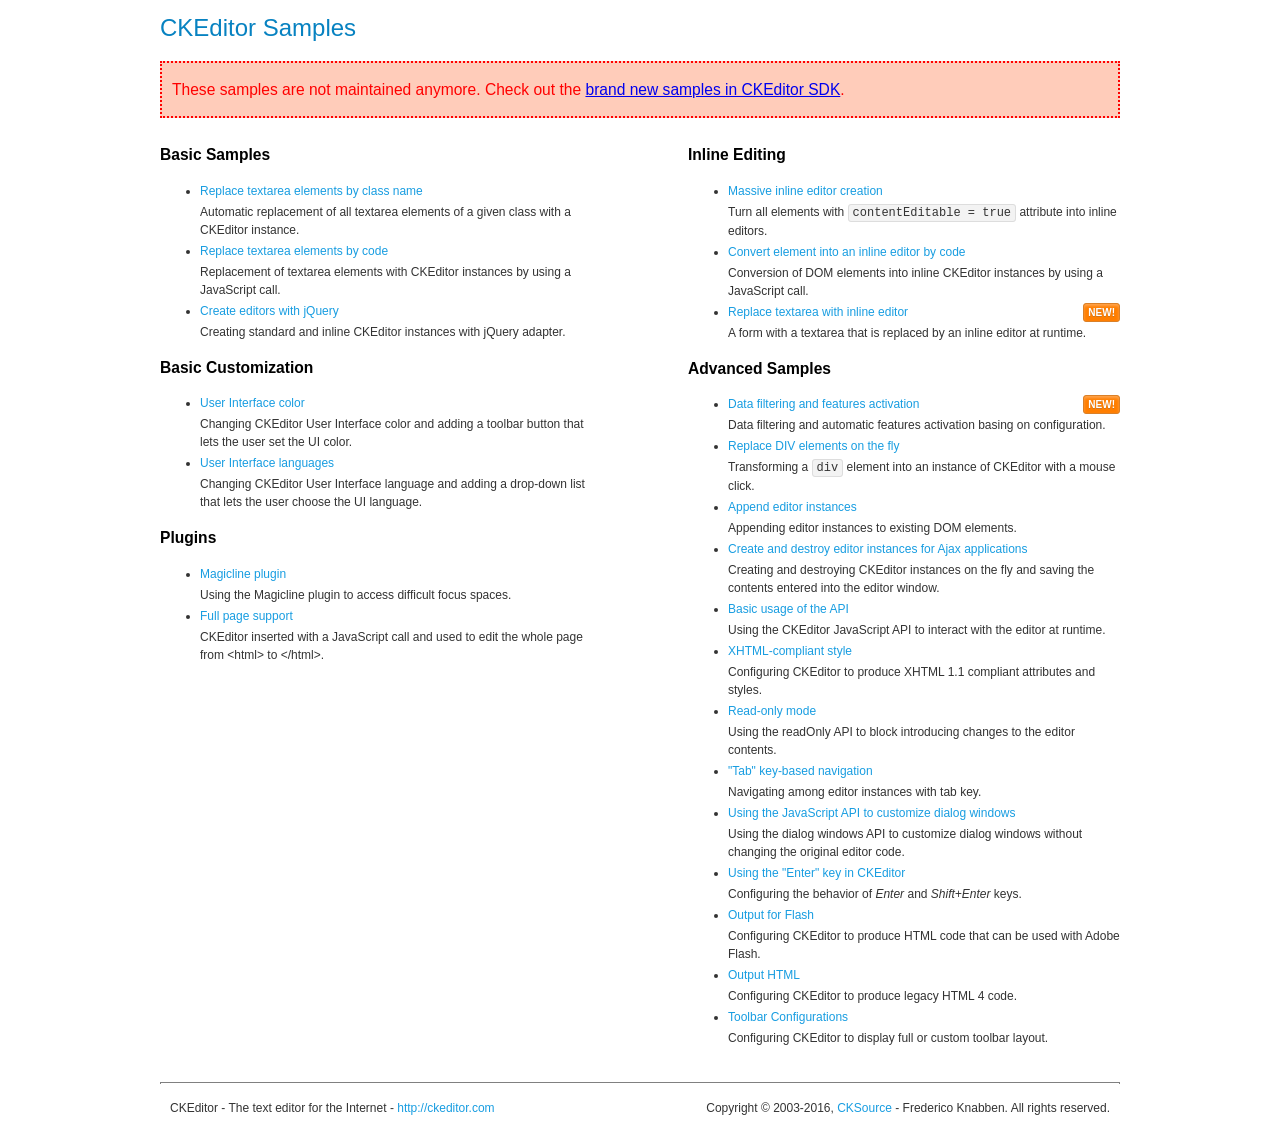
<file: WebContent/js/plugins/ckeditor/samples/old/index.html>
<!DOCTYPE html>
<!--
Copyright (c) 2003-2016, CKSource - Frederico Knabben. All rights reserved.
For licensing, see LICENSE.md or http://ckeditor.com/license
-->
<html>
<head>
	<meta charset="utf-8">
	<title>CKEditor Samples</title>
	<link rel="stylesheet" href="sample.css">
</head>
<body>
	<h1 class="samples">
		CKEditor Samples
	</h1>
	<div class="warning deprecated">
		These samples are not maintained anymore. Check out the <a href="http://sdk.ckeditor.com/">brand new samples in CKEditor SDK</a>.
	</div>
	<div class="twoColumns">
		<div class="twoColumnsLeft">
			<h2 class="samples">
				Basic Samples
			</h2>
			<dl class="samples">
				<dt><a class="samples" href="replacebyclass.html">Replace textarea elements by class name</a></dt>
				<dd>Automatic replacement of all textarea elements of a given class with a CKEditor instance.</dd>

				<dt><a class="samples" href="replacebycode.html">Replace textarea elements by code</a></dt>
				<dd>Replacement of textarea elements with CKEditor instances by using a JavaScript call.</dd>

				<dt><a class="samples" href="jquery.html">Create editors with jQuery</a></dt>
				<dd>Creating standard and inline CKEditor instances with jQuery adapter.</dd>
			</dl>

			<h2 class="samples">
				Basic Customization
			</h2>
			<dl class="samples">
				<dt><a class="samples" href="uicolor.html">User Interface color</a></dt>
				<dd>Changing CKEditor User Interface color and adding a toolbar button that lets the user set the UI color.</dd>

				<dt><a class="samples" href="uilanguages.html">User Interface languages</a></dt>
				<dd>Changing CKEditor User Interface language and adding a drop-down list that lets the user choose the UI language.</dd>
			</dl>


			<h2 class="samples">Plugins</h2>
<dl class="samples">
<dt><a class="samples" href="magicline/magicline.html">Magicline plugin</a></dt>
<dd>Using the Magicline plugin to access difficult focus spaces.</dd>

<dt><a class="samples" href="wysiwygarea/fullpage.html">Full page support</a></dt>
<dd>CKEditor inserted with a JavaScript call and used to edit the whole page from &lt;html&gt; to &lt;/html&gt;.</dd>
</dl>
		</div>
		<div class="twoColumnsRight">
			<h2 class="samples">
				Inline Editing
			</h2>
			<dl class="samples">
				<dt><a class="samples" href="inlineall.html">Massive inline editor creation</a></dt>
				<dd>Turn all elements with <code>contentEditable = true</code> attribute into inline editors.</dd>

				<dt><a class="samples" href="inlinebycode.html">Convert element into an inline editor by code</a></dt>
				<dd>Conversion of DOM elements into inline CKEditor instances by using a JavaScript call.</dd>

				<dt><a class="samples" href="inlinetextarea.html">Replace textarea with inline editor</a> <span class="new">New!</span></dt>
				<dd>A form with a textarea that is replaced by an inline editor at runtime.</dd>

				
			</dl>

			<h2 class="samples">
				Advanced Samples
			</h2>
			<dl class="samples">
				<dt><a class="samples" href="datafiltering.html">Data filtering and features activation</a> <span class="new">New!</span></dt>
				<dd>Data filtering and automatic features activation basing on configuration.</dd>

				<dt><a class="samples" href="divreplace.html">Replace DIV elements on the fly</a></dt>
				<dd>Transforming a <code>div</code> element into an instance of CKEditor with a mouse click.</dd>

				<dt><a class="samples" href="appendto.html">Append editor instances</a></dt>
				<dd>Appending editor instances to existing DOM elements.</dd>

				<dt><a class="samples" href="ajax.html">Create and destroy editor instances for Ajax applications</a></dt>
				<dd>Creating and destroying CKEditor instances on the fly and saving the contents entered into the editor window.</dd>

				<dt><a class="samples" href="api.html">Basic usage of the API</a></dt>
				<dd>Using the CKEditor JavaScript API to interact with the editor at runtime.</dd>

				<dt><a class="samples" href="xhtmlstyle.html">XHTML-compliant style</a></dt>
				<dd>Configuring CKEditor to produce XHTML 1.1 compliant attributes and styles.</dd>

				<dt><a class="samples" href="readonly.html">Read-only mode</a></dt>
				<dd>Using the readOnly API to block introducing changes to the editor contents.</dd>

				<dt><a class="samples" href="tabindex.html">"Tab" key-based navigation</a></dt>
				<dd>Navigating among editor instances with tab key.</dd>


				
<dt><a class="samples" href="dialog/dialog.html">Using the JavaScript API to customize dialog windows</a></dt>
<dd>Using the dialog windows API to customize dialog windows without changing the original editor code.</dd>

<dt><a class="samples" href="enterkey/enterkey.html">Using the &quot;Enter&quot; key in CKEditor</a></dt>
<dd>Configuring the behavior of <em>Enter</em> and <em>Shift+Enter</em> keys.</dd>

<dt><a class="samples" href="htmlwriter/outputforflash.html">Output for Flash</a></dt>
<dd>Configuring CKEditor to produce HTML code that can be used with Adobe Flash.</dd>

<dt><a class="samples" href="htmlwriter/outputhtml.html">Output HTML</a></dt>
<dd>Configuring CKEditor to produce legacy HTML 4 code.</dd>

<dt><a class="samples" href="toolbar/toolbar.html">Toolbar Configurations</a></dt>
<dd>Configuring CKEditor to display full or custom toolbar layout.</dd>

			</dl>
		</div>
	</div>
	<div id="footer">
		<hr>
		<p>
			CKEditor - The text editor for the Internet - <a class="samples" href="http://ckeditor.com/">http://ckeditor.com</a>
		</p>
		<p id="copy">
			Copyright &copy; 2003-2016, <a class="samples" href="http://cksource.com/">CKSource</a> - Frederico Knabben. All rights reserved.
		</p>
	</div>
</body>
</html>
</file>
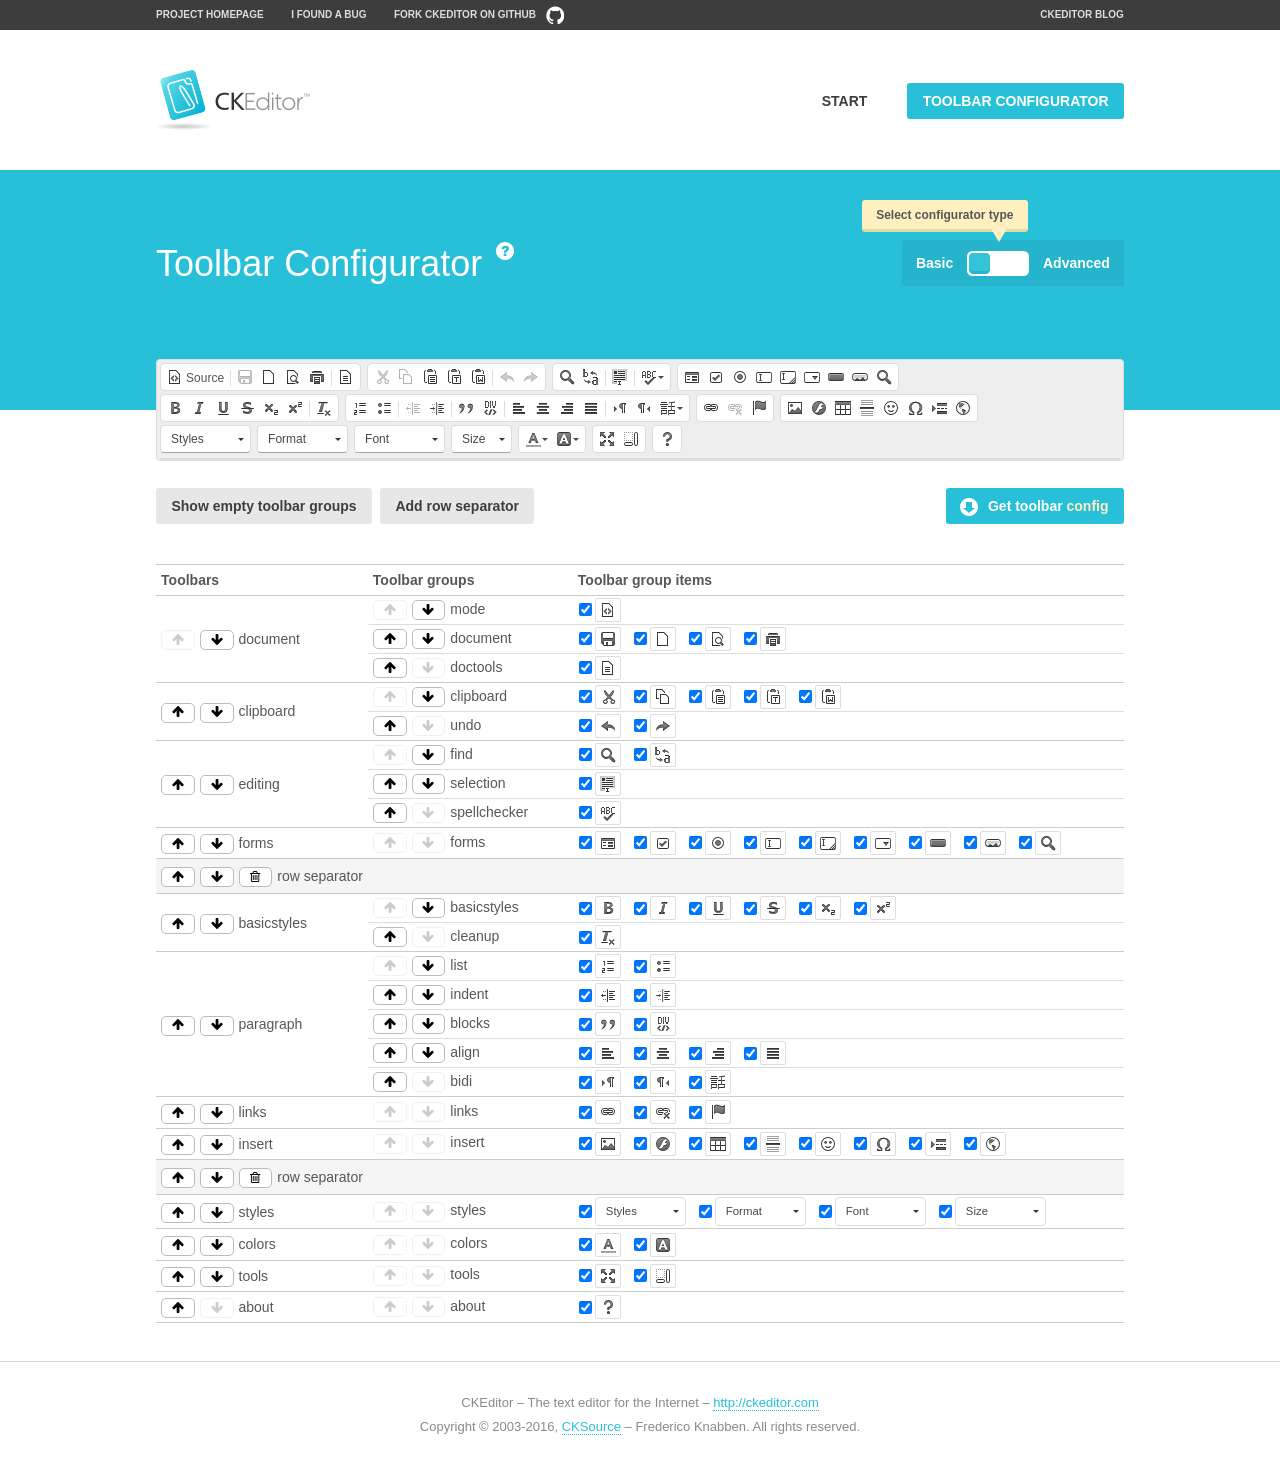
<file: WebContent/js/plugins/ckeditor/samples/toolbarconfigurator/index.html>
<!DOCTYPE html>
<!--
Copyright (c) 2003-2016, CKSource - Frederico Knabben. All rights reserved.
For licensing, see LICENSE.md or http://ckeditor.com/license
-->
<!--[if IE 8]><html class="ie8"><![endif]-->
<!--[if gt IE 8]><html><![endif]-->
<!--[if !IE]><!--><html><!--<![endif]-->
<head>
	<meta charset="utf-8">
	<title>Toolbar Configurator</title>
	<script src="../../ckeditor.js"></script>
	<script>
		if ( CKEDITOR.env.ie && CKEDITOR.env.version < 9 )
			CKEDITOR.tools.enableHtml5Elements( document );
	</script>
	<link rel="stylesheet" href="lib/codemirror/codemirror.css">
	<link rel="stylesheet" href="lib/codemirror/show-hint.css">
	<link rel="stylesheet" href="lib/codemirror/neo.css">
	<link rel="stylesheet" href="css/fontello.css">
	<link rel="stylesheet" href="../css/samples.css">
</head>
<body id="toolbar">

<nav class="navigation-a">
	<div class="grid-container">
		<ul class="navigation-a-left grid-width-70">
			<li><a href="http://ckeditor.com">Project Homepage</a></li>
			<li><a href="http://dev.ckeditor.com/">I found a bug</a></li>
			<li><a href="http://github.com/ckeditor/ckeditor-dev" class="icon-pos-right icon-navigation-a-github">Fork CKEditor on GitHub</a></li>
		</ul>
		<ul class="navigation-a-right grid-width-30">
			<li><a href="http://ckeditor.com/blog-list">CKEditor Blog</a></li>
		</ul>
	</div>
</nav>

<header class="header-a">
	<div class="grid-container">
		<h1 class="header-a-logo grid-width-30">
			<a href="../index.html"><img src="../img/logo.png" alt="CKEditor Logo"></a>
		</h1>
		<nav class="navigation-b grid-width-70">
			<ul>
				<li><a href="../index.html"  class="button-a">Start</a></li>
				<li><a href="index.html"  class="button-a button-a-background">Toolbar configurator</a></li>
			</ul>
		</nav>
	</div>
</header>

<main>
	<div class="adjoined-top">
		<div class="grid-container">
			<div class="content grid-width-100">
				<div class="grid-container-nested">
					<h1 class="grid-width-60">
						Toolbar Configurator
						<a href="#help-content" type="button" title="Configurator help" id="help" class="button-a button-a-background button-a-no-text icon-pos-left icon-question-mark">Help</a>
					</h1>

					<div class="grid-width-40 grid-switch-magic">
						<div class="switch">
							<span class="balloon-a balloon-a-se">Select configurator type</span>
							<input type="radio" name="radio" data-num="1" id="radio-basic" />
							<input type="radio" name="radio" data-num="2" id="radio-advanced" />
							<label data-for="1" for="radio-basic">Basic</label>
							<span class="switch-inner">
								<span class="handler"></span>
							</span>
							<label data-for="2" for="radio-advanced">Advanced</label>
						</div>
					</div>
				</div>
			</div>
		</div>
	</div>
	<div class="adjoined-bottom">
		<div class="grid-container">
			<div class="grid-width-100">
				<div class="editors-container">
					<div id="editor-basic"></div>
					<div id="editor-advanced"></div>
				</div>
			</div>
		</div>
	</div>

	<div class="grid-container configurator">
		<div class="content grid-width-100">
			<div class="configurator">
				<div>
					<div id="toolbarModifierWrapper"></div>
				</div>
			</div>
		</div>
	</div>

	<div id="help-content">
		<div class="grid-container">
			<div class="grid-width-100">
				<h2>What Am I Doing Here?</h2>

				<div class="grid-container grid-container-nested">
					<div class="basic">
						<div class="grid-width-50">
							<p>Arrange <a href="http://docs.ckeditor.com/#!/api/CKEDITOR.config-cfg-toolbarGroups">toolbar groups</a>, toggle <a href="http://docs.ckeditor.com/#!/api/CKEDITOR.config-cfg-removeButtons">button visibility</a> according to your needs and get your toolbar configuration.</p>
							<p>You can replace the content of the <a href="../../config.js"><code>config.js</code></a> file with the generated configuration. If you already set some configuration options you will need to merge both configurations.</p>
						</div>
						<div class="grid-width-50">
							<p>Read more about different ways of <a href="http://docs.ckeditor.com/#!/guide/dev_configuration">setting configuration</a> and do not forget about <strong>clearing browser cache</strong>.</p>
							<p>Arranging toolbar groups is the recommended way of configuring the toolbar, but if you need more freedom you can use the <a href="#advanced">advanced configurator</a>.</p>
						</div>
					</div>
					<div class="advanced" style="display: none;">
						<div class="grid-width-50">
							<p>With this code editor you can edit your <a href="http://docs.ckeditor.com/#!/api/CKEDITOR.config-cfg-toolbar">toolbar configuration</a> live.</p>
							<p>You can replace the content of the <a href="../../config.js"><code>config.js</code></a> file with the generated configuration. If you already set some configuration options you will need to merge both configurations.</p>
						</div>
						<div class="grid-width-50">
							<p>Read more about different ways of <a href="http://docs.ckeditor.com/#!/guide/dev_configuration">setting configuration</a> and do not forget about <strong>clearing browser cache</strong>.</p>
						</div>
					</div>
				</div>

				<p class="grid-container grid-container-nested">
					<button type="button" class="help-content-close grid-width-100 button-a button-a-background">Got it. Let's play!</button>
				</p>
			</div>
		</div>
	</div>
</main>

<footer class="footer-a grid-container">
	<p class="grid-width-100">
		CKEditor &ndash; The text editor for the Internet &ndash; <a class="samples" href="http://ckeditor.com/">http://ckeditor.com</a>
	</p>
	<p class="grid-width-100" id="copy">
		Copyright &copy; 2003-2016, <a class="samples" href="http://cksource.com/">CKSource</a> &ndash; Frederico Knabben. All rights reserved.
	</p>
</footer>

<script src="lib/codemirror/codemirror.js"></script>
<script src="lib/codemirror/javascript.js"></script>
<script src="lib/codemirror/show-hint.js"></script>

<script src="js/fulltoolbareditor.js"></script>
<script src="js/abstracttoolbarmodifier.js"></script>
<script src="js/toolbarmodifier.js"></script>
<script src="js/toolbartextmodifier.js"></script>
<script src="../js/sf.js"></script>

<script>
	( function() {
		'use strict';

		var mode = ( window.location.hash.substr( 1 ) === 'advanced' ) ? 'advanced' : 'basic',
			configuratorSection = CKEDITOR.document.findOne( 'main > .grid-container.configurator' ),
			basicInstruction = CKEDITOR.document.findOne( '#help-content .basic' ),
			advancedInstruction = CKEDITOR.document.findOne( '#help-content .advanced' ),

			// Configurator mode switcher.
			modeSwitchBasic = CKEDITOR.document.getById( 'radio-basic' ),
			modeSwitchAdvanced = CKEDITOR.document.getById( 'radio-advanced' );

		// Initial setup
		function updateSwitcher() {
			if ( mode === 'advanced' ) {
				modeSwitchAdvanced.$.checked = true;
			} else {
				modeSwitchBasic.$.checked = true;
			}
		}

		updateSwitcher();

		CKEDITOR.document.getWindow().on( 'hashchange', function( e ) {
			var hash = window.location.hash.substr( 1 );
			if ( !( hash === 'advanced' || hash === 'basic' ) ) {
				return;
			}
			mode = hash;
			onToolbarsDone( mode );
		} );

		CKEDITOR.document.getWindow().on( 'resize', function() {
			updateToolbar( ( mode === 'basic' ? toolbarModifier : toolbarTextModifier )[ 'editorInstance' ] );
		} );

		function onRefresh( modifier ) {
			modifier = modifier || this;

			if ( mode === 'basic' && modifier instanceof ToolbarConfigurator.ToolbarTextModifier ) {
				return;
			}

			// CodeMirror container becomes visible, so we need to refresh and to avoid rendering problems.
			if ( mode === 'advanced' && modifier instanceof ToolbarConfigurator.ToolbarTextModifier ) {
				modifier.codeContainer.refresh();
			}

			updateToolbar( modifier.editorInstance );
		}

		function updateToolbar( editor ) {
			var editorContainer = editor.container;

			// Not always editor is loaded.
			if ( !editorContainer ) {
				return;
			}

			var displayStyle = editorContainer.getStyle( 'display' );

			editorContainer.setStyle( 'display', 'block' );

			var newHeight = editorContainer.getSize( 'height' );

			var newMarginTop = parseInt( editorContainer.getComputedStyle( 'margin-top' ), 10 );
			newMarginTop = ( isNaN( newMarginTop ) ? 0 : Number( newMarginTop ) );

			var newMarginBottom = parseInt( editorContainer.getComputedStyle( 'margin-bottom' ), 10 );
			newMarginBottom = ( isNaN( newMarginBottom ) ? 0 : Number( newMarginBottom ) );

			var result = newHeight + newMarginTop + newMarginBottom;

			editorContainer.setStyle( 'display', displayStyle );

			editor.container.getAscendant( 'div' ).setStyle( 'height', result + 'px' );
		}

		var toolbarModifier = new ToolbarConfigurator.ToolbarModifier( 'editor-basic' );

		var done = 0;
		toolbarModifier.init( onToolbarInit );
		toolbarModifier.onRefresh = onRefresh;

		CKEDITOR.document.getById( 'toolbarModifierWrapper' ).append( toolbarModifier.mainContainer );

		var toolbarTextModifier = new ToolbarConfigurator.ToolbarTextModifier( 'editor-advanced' );
		toolbarTextModifier.init( onToolbarInit );
		toolbarTextModifier.onRefresh = onRefresh;

		function onToolbarInit() {
			if ( ++done === 2 ) {
				onToolbarsDone();

				positionSticky.watch( CKEDITOR.document.findOne( '.toolbar' ), function() {
					return mode === 'advanced';
				} );
			}
		}

		function onToolbarsDone() {
			if ( mode === 'basic' ) {
				toggleModeBasic( false );
			} else {
				toggleModeAdvanced( false );
			}

			updateSwitcher();

			setTimeout( function() {
				CKEDITOR.document.findOne( '.editors-container' ).addClass( 'active' );
				CKEDITOR.document.findOne( '#toolbarModifierWrapper' ).addClass( 'active' );
			}, 200 );
		}

		CKEDITOR.document.getById( 'toolbarModifierWrapper' ).append( toolbarTextModifier.mainContainer );

		function toogleModeSwitch( onElement, offElement, onModifier, offModifier ) {
			onElement.addClass( 'fancy-button-active' );
			offElement.removeClass( 'fancy-button-active' );

			onModifier.showUI();
			offModifier.hideUI();
		}

		function toggleModeBasic( callOnRefresh ) {
			callOnRefresh = ( callOnRefresh !== false );
			mode = 'basic';
			window.location.hash = '#basic';
			toogleModeSwitch( modeSwitchBasic, modeSwitchAdvanced, toolbarModifier, toolbarTextModifier );

			configuratorSection.removeClass( 'freed-width' );
			basicInstruction.show();
			advancedInstruction.hide();

			callOnRefresh && onRefresh( toolbarModifier );
		}

		function toggleModeAdvanced( callOnRefresh ) {
			callOnRefresh = ( callOnRefresh !== false );
			mode = 'advanced';
			window.location.hash = '#advanced';
			toogleModeSwitch( modeSwitchAdvanced, modeSwitchBasic, toolbarTextModifier, toolbarModifier );

			configuratorSection.addClass( 'freed-width' );
			advancedInstruction.show();
			basicInstruction.hide();

			callOnRefresh && onRefresh( toolbarTextModifier );
		}

		modeSwitchBasic.on( 'click', toggleModeBasic );
		modeSwitchAdvanced.on( 'click', toggleModeAdvanced );

		//
		// Position:sticky for the toolbar.
		//

		// Will make elements behave like they were styled with position:sticky.
		var positionSticky = {
			// Store object: {
			// 		element: CKEDITOR.dom.element, // Element which will float.
			// 		placeholder: CKEDITOR.dom.element, // Placeholder which is place to prevent page bounce.
			// 		isFixed: boolean // Whether element float now.
			// }
			watched: [],

			active: [],

			staticContainer: null,

			init: function() {
				var element = CKEDITOR.dom.element.createFromHtml(
					'<div class="staticContainer">' +
						'<div class="grid-container" >' +
							'<div class="grid-width-100">' +
								'<div class="inner"></div>' +
							'</div>' +
						'</div>' +
					'</div>' );

				this.staticContainer = element.findOne( '.inner' );

				CKEDITOR.document.getBody().append( element );
			},

			watch: function( element, preventFunc ) {
				this.watched.push( {
					element: element,
					placeholder: new CKEDITOR.dom.element( 'div' ),
					isFixed: false,
					preventFunc: preventFunc
				} );
			},

			checkAll: function() {
				for ( var i = 0; i < this.watched.length; i++ ) {
					this.check( this.watched[ i ] );
				}
			},

			check: function( element ) {
				var isFixed = element.isFixed;
				var shouldBeFixed = this.shouldBeFixed( element );

				// Nothing to be done.
				if ( isFixed === shouldBeFixed ) {
					return;
				}

				var placeholder = element.placeholder;

				if ( isFixed ) {
					// Unfixing.

					element.element.insertBefore( placeholder );
					placeholder.remove();

					element.element.removeStyle( 'margin' );

					this.active.splice( CKEDITOR.tools.indexOf( this.active, element ), 1 );

				} else {
					// Fixing.
					placeholder.setStyle( 'width', element.element.getSize( 'width' ) + 'px' );
					placeholder.setStyle( 'height', element.element.getSize( 'height' ) + 'px' );
					placeholder.setStyle( 'margin-bottom', element.element.getComputedStyle( 'margin-bottom' ) );
					placeholder.setStyle( 'display', element.element.getComputedStyle( 'display' ) );
					placeholder.insertAfter( element.element );

					this.staticContainer.append( element.element );

					this.active.push( element );
				}

				element.isFixed = !element.isFixed;
			},

			shouldBeFixed: function( element ) {
				if ( element.preventFunc && element.preventFunc() ) {
					return false;
				}

				// If element is already fixed we are checking it's placeholder.
				var related = ( element.isFixed ? element.placeholder : element.element ),
					clientRect = related.$.getBoundingClientRect(),
					staticHeight = this.staticContainer.getSize('height' ),
					elemHeight = element.element.getSize( 'height' );

				if ( element.isFixed ) {
					return ( clientRect.top + elemHeight < staticHeight );
				} else {
					return ( clientRect.top < staticHeight );
				}
			}
		};

		positionSticky.init();

		CKEDITOR.document.getWindow().on( 'scroll',
			new CKEDITOR.tools.eventsBuffer( 100, positionSticky.checkAll, positionSticky ).input
		);

		// Make the toolbar sticky.
		positionSticky.watch( CKEDITOR.document.findOne( '.editors-container' ) );

		// Help button and help-content.
		( function() {
			var helpButton = CKEDITOR.document.getById( 'help' ),
				helpContent = CKEDITOR.document.getById( 'help-content' );

			// Don't show help button on IE8 because it's unsupported by Pico Modal.
			if ( CKEDITOR.env.ie && CKEDITOR.env.version == 8 ) {
				helpButton.hide();
			} else {
				// Display help modal when the button is clicked.
				helpButton.on( 'click', function( evt ) {
					SF.modal( {
						// Clone modal content from DOM.
						content: helpContent.getHtml(),

						afterCreate: function( modal ) {
							// Enable modal content button to close the modal.
							new CKEDITOR.dom.element( modal.modalElem() ).findOne( '.help-content-close' ).once( 'click', modal.close );
						}
					} ).show();
				} );
			}
		} )();
	} )();
</script>
</body>
</html>
</file>
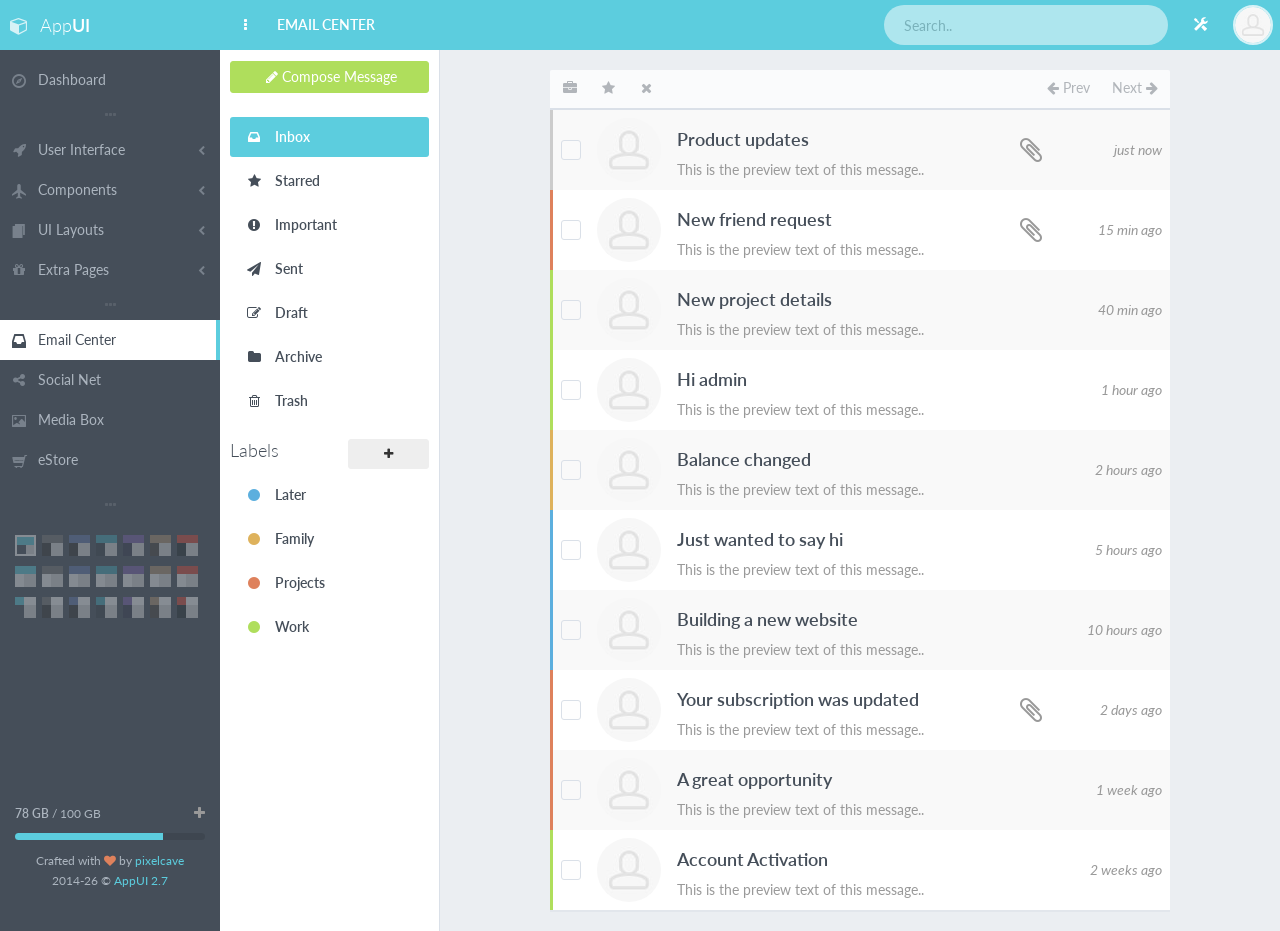
<file: WebContent/page_app_email.html>
<!DOCTYPE html>
<!--[if IE 9]>         <html class="no-js lt-ie10" lang="en"> <![endif]-->
<!--[if gt IE 9]><!--> <html class="no-js" lang="en"> <!--<![endif]-->
    <head>
        <meta charset="utf-8">

        <title>AppUI - Web App Bootstrap Admin Template</title>

        <meta name="description" content="AppUI is a Web App Bootstrap Admin Template created by pixelcave and published on Themeforest">
        <meta name="author" content="pixelcave">
        <meta name="robots" content="noindex, nofollow">

        <meta name="viewport" content="width=device-width, initial-scale=1.0, maximum-scale=1.0, user-scalable=no">

        <!-- Icons -->
        <!-- The following icons can be replaced with your own, they are used by desktop and mobile browsers -->
        <link rel="shortcut icon" href="img/favicon.png">
        <link rel="apple-touch-icon" href="img/icon57.png" sizes="57x57">
        <link rel="apple-touch-icon" href="img/icon72.png" sizes="72x72">
        <link rel="apple-touch-icon" href="img/icon76.png" sizes="76x76">
        <link rel="apple-touch-icon" href="img/icon114.png" sizes="114x114">
        <link rel="apple-touch-icon" href="img/icon120.png" sizes="120x120">
        <link rel="apple-touch-icon" href="img/icon144.png" sizes="144x144">
        <link rel="apple-touch-icon" href="img/icon152.png" sizes="152x152">
        <link rel="apple-touch-icon" href="img/icon180.png" sizes="180x180">
        <!-- END Icons -->

        <!-- Stylesheets -->
        <!-- Bootstrap is included in its original form, unaltered -->
        <link rel="stylesheet" href="css/bootstrap.min.css">

        <!-- Related styles of various icon packs and plugins -->
        <link rel="stylesheet" href="css/plugins.css">

        <!-- The main stylesheet of this template. All Bootstrap overwrites are defined in here -->
        <link rel="stylesheet" href="css/main.css">

        <!-- Include a specific file here from css/themes/ folder to alter the default theme of the template -->

        <!-- The themes stylesheet of this template (for using specific theme color in individual elements - must included last) -->
        <link rel="stylesheet" href="css/themes.css">
        <!-- END Stylesheets -->

        <!-- Modernizr (browser feature detection library) -->
        <script src="js/vendor/modernizr-3.3.1.min.js"></script>
    </head>
    <body>
        <!-- Page Wrapper -->
        <!-- In the PHP version you can set the following options from inc/config file -->
        <!--
            Available classes:

            'page-loading'      enables page preloader
        -->
        <div id="page-wrapper" class="page-loading">
            <!-- Preloader -->
            <!-- Preloader functionality (initialized in js/app.js) - pageLoading() -->
            <!-- Used only if page preloader enabled from inc/config (PHP version) or the class 'page-loading' is added in #page-wrapper element (HTML version) -->
            <div class="preloader">
                <div class="inner">
                    <!-- Animation spinner for all modern browsers -->
                    <div class="preloader-spinner themed-background hidden-lt-ie10"></div>

                    <!-- Text for IE9 -->
                    <h3 class="text-primary visible-lt-ie10"><strong>Loading..</strong></h3>
                </div>
            </div>
            <!-- END Preloader -->

            <!-- Page Container -->
            <!-- In the PHP version you can set the following options from inc/config file -->
            <!--
                Available #page-container classes:

                'sidebar-light'                                 for a light main sidebar (You can add it along with any other class)

                'sidebar-visible-lg-mini'                       main sidebar condensed - Mini Navigation (> 991px)
                'sidebar-visible-lg-full'                       main sidebar full - Full Navigation (> 991px)

                'sidebar-alt-visible-lg'                        alternative sidebar visible by default (> 991px) (You can add it along with any other class)

                'header-fixed-top'                              has to be added only if the class 'navbar-fixed-top' was added on header.navbar
                'header-fixed-bottom'                           has to be added only if the class 'navbar-fixed-bottom' was added on header.navbar

                'fixed-width'                                   for a fixed width layout (can only be used with a static header/main sidebar layout)

                'enable-cookies'                                enables cookies for remembering active color theme when changed from the sidebar links (You can add it along with any other class)
            -->
            <div id="page-container" class="header-fixed-top sidebar-visible-lg-full">
                <!-- Alternative Sidebar -->
                <div id="sidebar-alt" tabindex="-1" aria-hidden="true">
                    <!-- Toggle Alternative Sidebar Button (visible only in static layout) -->
                    <a href="javascript:void(0)" id="sidebar-alt-close" onclick="App.sidebar('toggle-sidebar-alt');"><i class="fa fa-times"></i></a>

                    <!-- Wrapper for scrolling functionality -->
                    <div id="sidebar-scroll-alt">
                        <!-- Sidebar Content -->
                        <div class="sidebar-content">
                            <!-- Profile -->
                            <div class="sidebar-section">
                                <h2 class="text-light">Profile</h2>
                                <form action="index.html" method="post" class="form-control-borderless" onsubmit="return false;">
                                    <div class="form-group">
                                        <label for="side-profile-name">Name</label>
                                        <input type="text" id="side-profile-name" name="side-profile-name" class="form-control" value="John Doe">
                                    </div>
                                    <div class="form-group">
                                        <label for="side-profile-email">Email</label>
                                        <input type="email" id="side-profile-email" name="side-profile-email" class="form-control" value="john.doe@example.com">
                                    </div>
                                    <div class="form-group">
                                        <label for="side-profile-password">New Password</label>
                                        <input type="password" id="side-profile-password" name="side-profile-password" class="form-control">
                                    </div>
                                    <div class="form-group">
                                        <label for="side-profile-password-confirm">Confirm New Password</label>
                                        <input type="password" id="side-profile-password-confirm" name="side-profile-password-confirm" class="form-control">
                                    </div>
                                    <div class="form-group remove-margin">
                                        <button type="submit" class="btn btn-effect-ripple btn-primary" onclick="App.sidebar('close-sidebar-alt');">Save</button>
                                    </div>
                                </form>
                            </div>
                            <!-- END Profile -->

                            <!-- Settings -->
                            <div class="sidebar-section">
                                <h2 class="text-light">Settings</h2>
                                <form action="index.html" method="post" class="form-horizontal form-control-borderless" onsubmit="return false;">
                                    <div class="form-group">
                                        <label class="col-xs-7 control-label-fixed">Notifications</label>
                                        <div class="col-xs-5">
                                            <label class="switch switch-success"><input type="checkbox" checked><span></span></label>
                                        </div>
                                    </div>
                                    <div class="form-group">
                                        <label class="col-xs-7 control-label-fixed">Public Profile</label>
                                        <div class="col-xs-5">
                                            <label class="switch switch-success"><input type="checkbox" checked><span></span></label>
                                        </div>
                                    </div>
                                    <div class="form-group">
                                        <label class="col-xs-7 control-label-fixed">Enable API</label>
                                        <div class="col-xs-5">
                                            <label class="switch switch-success"><input type="checkbox"><span></span></label>
                                        </div>
                                    </div>
                                    <div class="form-group remove-margin">
                                        <button type="submit" class="btn btn-effect-ripple btn-primary" onclick="App.sidebar('close-sidebar-alt');">Save</button>
                                    </div>
                                </form>
                            </div>
                            <!-- END Settings -->
                        </div>
                        <!-- END Sidebar Content -->
                    </div>
                    <!-- END Wrapper for scrolling functionality -->
                </div>
                <!-- END Alternative Sidebar -->

                <!-- Main Sidebar -->
                <div id="sidebar">
                    <!-- Sidebar Brand -->
                    <div id="sidebar-brand" class="themed-background">
                        <a href="index.html" class="sidebar-title">
                            <i class="fa fa-cube"></i> <span class="sidebar-nav-mini-hide">App<strong>UI</strong></span>
                        </a>
                    </div>
                    <!-- END Sidebar Brand -->

                    <!-- Wrapper for scrolling functionality -->
                    <div id="sidebar-scroll">
                        <!-- Sidebar Content -->
                        <div class="sidebar-content">
                            <!-- Sidebar Navigation -->
                            <ul class="sidebar-nav">
                                <li>
                                    <a href="index.html"><i class="gi gi-compass sidebar-nav-icon"></i><span class="sidebar-nav-mini-hide">Dashboard</span></a>
                                </li>
                                <li class="sidebar-separator">
                                    <i class="fa fa-ellipsis-h"></i>
                                </li>
                                <li>
                                    <a href="#" class="sidebar-nav-menu"><i class="fa fa-chevron-left sidebar-nav-indicator sidebar-nav-mini-hide"></i><i class="fa fa-rocket sidebar-nav-icon"></i><span class="sidebar-nav-mini-hide">User Interface</span></a>
                                    <ul>
                                        <li>
                                            <a href="page_ui_widgets.html">Widgets</a>
                                        </li>
                                        <li>
                                            <a href="#" class="sidebar-nav-submenu"><i class="fa fa-chevron-left sidebar-nav-indicator"></i>Elements</a>
                                            <ul>
                                                <li>
                                                    <a href="page_ui_blocks_grid.html">Blocks &amp; Grid</a>
                                                </li>
                                                <li>
                                                    <a href="page_ui_typography.html">Typography</a>
                                                </li>
                                                <li>
                                                    <a href="page_ui_buttons_dropdowns.html">Buttons &amp; Dropdowns</a>
                                                </li>
                                                <li>
                                                    <a href="page_ui_navigation_more.html">Navigation &amp; More</a>
                                                </li>
                                                <li>
                                                    <a href="page_ui_progress_loading.html">Progress &amp; Loading</a>
                                                </li>
                                                <li>
                                                    <a href="page_ui_tables.html">Tables</a>
                                                </li>
                                            </ul>
                                        </li>
                                        <li>
                                            <a href="#" class="sidebar-nav-submenu"><i class="fa fa-chevron-left sidebar-nav-indicator"></i>Forms</a>
                                            <ul>
                                                <li>
                                                    <a href="page_forms_components.html">Components</a>
                                                </li>
                                                <li>
                                                    <a href="page_forms_wizard.html">Wizard</a>
                                                </li>
                                                <li>
                                                    <a href="page_forms_validation.html">Validation</a>
                                                </li>
                                            </ul>
                                        </li>
                                        <li>
                                            <a href="#" class="sidebar-nav-submenu"><i class="fa fa-chevron-left sidebar-nav-indicator"></i>Icon Packs</a>
                                            <ul>
                                                <li>
                                                    <a href="page_ui_icons_fontawesome.html">Font Awesome</a>
                                                </li>
                                                <li>
                                                    <a href="page_ui_icons_glyphicons_pro.html">Glyphicons Pro</a>
                                                </li>
                                            </ul>
                                        </li>
                                    </ul>
                                </li>
                                <li>
                                    <a href="#" class="sidebar-nav-menu"><i class="fa fa-chevron-left sidebar-nav-indicator sidebar-nav-mini-hide"></i><i class="gi gi-airplane sidebar-nav-icon"></i><span class="sidebar-nav-mini-hide">Components</span></a>
                                    <ul>
                                        <li>
                                            <a href="page_comp_todo.html">To-do List</a>
                                        </li>
                                        <li>
                                            <a href="page_comp_gallery.html">Gallery</a>
                                        </li>
                                        <li>
                                            <a href="page_comp_maps.html">Google Maps</a>
                                        </li>
                                        <li>
                                            <a href="page_comp_calendar.html">Calendar</a>
                                        </li>
                                        <li>
                                            <a href="page_comp_charts.html">Charts</a>
                                        </li>
                                        <li>
                                            <a href="page_comp_animations.html">CSS3 Animations</a>
                                        </li>
                                        <li>
                                            <a href="page_comp_tree.html">Tree View Lists</a>
                                        </li>
                                        <li>
                                            <a href="page_comp_nestable.html">Nestable &amp; Sortable Lists</a>
                                        </li>
                                    </ul>
                                </li>
                                <li>
                                    <a href="#" class="sidebar-nav-menu"><i class="fa fa-chevron-left sidebar-nav-indicator sidebar-nav-mini-hide"></i><i class="gi gi-more_items sidebar-nav-icon"></i><span class="sidebar-nav-mini-hide">UI Layouts</span></a>
                                    <ul>
                                        <li>
                                            <a href="page_layout_static.html">Static</a>
                                        </li>
                                        <li>
                                            <a href="page_layout_static_fixed_width.html">Static Fixed Width</a>
                                        </li>
                                        <li>
                                            <a href="page_layout_fixed_top.html">Top Header (Fixed)</a>
                                        </li>
                                        <li>
                                            <a href="page_layout_fixed_bottom.html">Bottom Header (Fixed)</a>
                                        </li>
                                        <li>
                                            <a href="page_layout_static_sidebar_mini.html">Sidebar Mini (Static)</a>
                                        </li>
                                        <li>
                                            <a href="page_layout_fixed_sidebar_mini.html">Sidebar Mini (Fixed)</a>
                                        </li>
                                        <li>
                                            <a href="page_layout_alternative_sidebar_visible.html">Visible Alternative Sidebar</a>
                                        </li>
                                    </ul>
                                </li>
                                <li>
                                    <a href="#" class="sidebar-nav-menu"><i class="fa fa-chevron-left sidebar-nav-indicator sidebar-nav-mini-hide"></i><i class="fa fa-gift sidebar-nav-icon"></i><span class="sidebar-nav-mini-hide">Extra Pages</span></a>
                                    <ul>
                                        <li>
                                            <a href="#" class="sidebar-nav-submenu"><i class="fa fa-chevron-left sidebar-nav-indicator"></i>Base</a>
                                            <ul>
                                                <li>
                                                    <a href="page_ready_blank.html">Blank</a>
                                                </li>
                                                <li>
                                                    <a href="page_ready_error.html">Error</a>
                                                </li>
                                                <li>
                                                    <a href="page_ready_search_results.html">Search Results (5)</a>
                                                </li>
                                                <li>
                                                    <a href="page_ready_faq.html">FAQ</a>
                                                </li>
                                                <li>
                                                    <a href="page_ready_invoice.html">Invoice</a>
                                                </li>
                                            </ul>
                                        </li>
                                        <li>
                                            <a href="#" class="sidebar-nav-submenu"><i class="fa fa-chevron-left sidebar-nav-indicator"></i>Web Application</a>
                                            <ul>
                                                <li>
                                                    <a href="page_ready_profile.html">User Profile</a>
                                                </li>
                                                <li>
                                                    <a href="page_ready_forum.html">Forum (3)</a>
                                                </li>
                                                <li>
                                                    <a href="page_ready_pricing_tables.html">Pricing Tables</a>
                                                </li>
                                                <li>
                                                    <a href="page_ready_article.html">Article</a>
                                                </li>
                                                <li>
                                                    <a href="page_ready_timeline.html">Timeline</a>
                                                </li>
                                                <li>
                                                    <a href="page_ready_contacts.html">Contacts</a>
                                                </li>
                                                <li>
                                                    <a href="page_ready_tickets.html">Tickets</a>
                                                </li>
                                            </ul>
                                        </li>
                                        <li>
                                            <a href="#" class="sidebar-nav-submenu"><i class="fa fa-chevron-left sidebar-nav-indicator"></i>Login, Register &amp; Lock</a>
                                            <ul>
                                                <li>
                                                    <a href="page_ready_login.html">Login</a>
                                                </li>
                                                <li>
                                                    <a href="page_ready_login2.html">Login 2</a>
                                                </li>
                                                <li>
                                                    <a href="page_ready_reminder.html">Password Reminder</a>
                                                </li>
                                                <li>
                                                    <a href="page_ready_register.html">Register</a>
                                                </li>
                                                <li>
                                                    <a href="page_ready_lock_screen.html">Lock Screen</a>
                                                </li>
                                            </ul>
                                        </li>
                                    </ul>
                                </li>
                                <li class="sidebar-separator">
                                    <i class="fa fa-ellipsis-h"></i>
                                </li>
                                <li>
                                    <a href="page_app_email.html" class=" active"><i class="gi gi-inbox sidebar-nav-icon"></i><span class="sidebar-nav-mini-hide">Email Center</span></a>
                                </li>
                                <li>
                                    <a href="page_app_social.html"><i class="fa fa-share-alt sidebar-nav-icon"></i><span class="sidebar-nav-mini-hide">Social Net</span></a>
                                </li>
                                <li>
                                    <a href="page_app_media.html"><i class="gi gi-picture sidebar-nav-icon"></i><span class="sidebar-nav-mini-hide">Media Box</span></a>
                                </li>
                                <li>
                                    <a href="page_app_estore.html"><i class="gi gi-shopping_cart sidebar-nav-icon"></i><span class="sidebar-nav-mini-hide">eStore</span></a>
                                </li>
                            </ul>
                            <!-- END Sidebar Navigation -->

                            <!-- Color Themes -->
                            <!-- Preview a theme on a page functionality can be found in js/app.js - colorThemePreview() -->
                            <div class="sidebar-section sidebar-nav-mini-hide">
                                <div class="sidebar-separator push">
                                    <i class="fa fa-ellipsis-h"></i>
                                </div>
                                <ul class="sidebar-themes clearfix">
                                    <li>
                                        <a href="javascript:void(0)" class="themed-background-default" data-toggle="tooltip" title="Default" data-theme="default" data-theme-navbar="navbar-inverse" data-theme-sidebar="">
                                            <span class="section-side themed-background-dark-default"></span>
                                            <span class="section-content"></span>
                                        </a>
                                    </li>
                                    <li>
                                        <a href="javascript:void(0)" class="themed-background-classy" data-toggle="tooltip" title="Classy" data-theme="css/themes/classy.css" data-theme-navbar="navbar-inverse" data-theme-sidebar="">
                                            <span class="section-side themed-background-dark-classy"></span>
                                            <span class="section-content"></span>
                                        </a>
                                    </li>
                                    <li>
                                        <a href="javascript:void(0)" class="themed-background-social" data-toggle="tooltip" title="Social" data-theme="css/themes/social.css" data-theme-navbar="navbar-inverse" data-theme-sidebar="">
                                            <span class="section-side themed-background-dark-social"></span>
                                            <span class="section-content"></span>
                                        </a>
                                    </li>
                                    <li>
                                        <a href="javascript:void(0)" class="themed-background-flat" data-toggle="tooltip" title="Flat" data-theme="css/themes/flat.css" data-theme-navbar="navbar-inverse" data-theme-sidebar="">
                                            <span class="section-side themed-background-dark-flat"></span>
                                            <span class="section-content"></span>
                                        </a>
                                    </li>
                                    <li>
                                        <a href="javascript:void(0)" class="themed-background-amethyst" data-toggle="tooltip" title="Amethyst" data-theme="css/themes/amethyst.css" data-theme-navbar="navbar-inverse" data-theme-sidebar="">
                                            <span class="section-side themed-background-dark-amethyst"></span>
                                            <span class="section-content"></span>
                                        </a>
                                    </li>
                                    <li>
                                        <a href="javascript:void(0)" class="themed-background-creme" data-toggle="tooltip" title="Creme" data-theme="css/themes/creme.css" data-theme-navbar="navbar-inverse" data-theme-sidebar="">
                                            <span class="section-side themed-background-dark-creme"></span>
                                            <span class="section-content"></span>
                                        </a>
                                    </li>
                                    <li>
                                        <a href="javascript:void(0)" class="themed-background-passion" data-toggle="tooltip" title="Passion" data-theme="css/themes/passion.css" data-theme-navbar="navbar-inverse" data-theme-sidebar="">
                                            <span class="section-side themed-background-dark-passion"></span>
                                            <span class="section-content"></span>
                                        </a>
                                    </li>
                                    <li>
                                        <a href="javascript:void(0)" class="themed-background-default" data-toggle="tooltip" title="Default + Light Sidebar" data-theme="default" data-theme-navbar="navbar-inverse" data-theme-sidebar="sidebar-light">
                                            <span class="section-side"></span>
                                            <span class="section-content"></span>
                                        </a>
                                    </li>
                                    <li>
                                        <a href="javascript:void(0)" class="themed-background-classy" data-toggle="tooltip" title="Classy + Light Sidebar" data-theme="css/themes/classy.css" data-theme-navbar="navbar-inverse" data-theme-sidebar="sidebar-light">
                                            <span class="section-side"></span>
                                            <span class="section-content"></span>
                                        </a>
                                    </li>
                                    <li>
                                        <a href="javascript:void(0)" class="themed-background-social" data-toggle="tooltip" title="Social + Light Sidebar" data-theme="css/themes/social.css" data-theme-navbar="navbar-inverse" data-theme-sidebar="sidebar-light">
                                            <span class="section-side"></span>
                                            <span class="section-content"></span>
                                        </a>
                                    </li>
                                    <li>
                                        <a href="javascript:void(0)" class="themed-background-flat" data-toggle="tooltip" title="Flat + Light Sidebar" data-theme="css/themes/flat.css" data-theme-navbar="navbar-inverse" data-theme-sidebar="sidebar-light">
                                            <span class="section-side"></span>
                                            <span class="section-content"></span>
                                        </a>
                                    </li>
                                    <li>
                                        <a href="javascript:void(0)" class="themed-background-amethyst" data-toggle="tooltip" title="Amethyst + Light Sidebar" data-theme="css/themes/amethyst.css" data-theme-navbar="navbar-inverse" data-theme-sidebar="sidebar-light">
                                            <span class="section-side"></span>
                                            <span class="section-content"></span>
                                        </a>
                                    </li>
                                    <li>
                                        <a href="javascript:void(0)" class="themed-background-creme" data-toggle="tooltip" title="Creme + Light Sidebar" data-theme="css/themes/creme.css" data-theme-navbar="navbar-inverse" data-theme-sidebar="sidebar-light">
                                            <span class="section-side"></span>
                                            <span class="section-content"></span>
                                        </a>
                                    </li>
                                    <li>
                                        <a href="javascript:void(0)" class="themed-background-passion" data-toggle="tooltip" title="Passion + Light Sidebar" data-theme="css/themes/passion.css" data-theme-navbar="navbar-inverse" data-theme-sidebar="sidebar-light">
                                            <span class="section-side"></span>
                                            <span class="section-content"></span>
                                        </a>
                                    </li>
                                    <li>
                                        <a href="javascript:void(0)" class="themed-background-default" data-toggle="tooltip" title="Default + Light Header" data-theme="default" data-theme-navbar="navbar-default" data-theme-sidebar="">
                                            <span class="section-header"></span>
                                            <span class="section-side themed-background-dark-default"></span>
                                            <span class="section-content"></span>
                                        </a>
                                    </li>
                                    <li>
                                        <a href="javascript:void(0)" class="themed-background-classy" data-toggle="tooltip" title="Classy + Light Header" data-theme="css/themes/classy.css" data-theme-navbar="navbar-default" data-theme-sidebar="">
                                            <span class="section-header"></span>
                                            <span class="section-side themed-background-dark-classy"></span>
                                            <span class="section-content"></span>
                                        </a>
                                    </li>
                                    <li>
                                        <a href="javascript:void(0)" class="themed-background-social" data-toggle="tooltip" title="Social + Light Header" data-theme="css/themes/social.css" data-theme-navbar="navbar-default" data-theme-sidebar="">
                                            <span class="section-header"></span>
                                            <span class="section-side themed-background-dark-social"></span>
                                            <span class="section-content"></span>
                                        </a>
                                    </li>
                                    <li>
                                        <a href="javascript:void(0)" class="themed-background-flat" data-toggle="tooltip" title="Flat + Light Header" data-theme="css/themes/flat.css" data-theme-navbar="navbar-default" data-theme-sidebar="">
                                            <span class="section-header"></span>
                                            <span class="section-side themed-background-dark-flat"></span>
                                            <span class="section-content"></span>
                                        </a>
                                    </li>
                                    <li>
                                        <a href="javascript:void(0)" class="themed-background-amethyst" data-toggle="tooltip" title="Amethyst + Light Header" data-theme="css/themes/amethyst.css" data-theme-navbar="navbar-default" data-theme-sidebar="">
                                            <span class="section-header"></span>
                                            <span class="section-side themed-background-dark-amethyst"></span>
                                            <span class="section-content"></span>
                                        </a>
                                    </li>
                                    <li>
                                        <a href="javascript:void(0)" class="themed-background-creme" data-toggle="tooltip" title="Creme + Light Header" data-theme="css/themes/creme.css" data-theme-navbar="navbar-default" data-theme-sidebar="">
                                            <span class="section-header"></span>
                                            <span class="section-side themed-background-dark-creme"></span>
                                            <span class="section-content"></span>
                                        </a>
                                    </li>
                                    <li>
                                        <a href="javascript:void(0)" class="themed-background-passion" data-toggle="tooltip" title="Passion + Light Header" data-theme="css/themes/passion.css" data-theme-navbar="navbar-default" data-theme-sidebar="">
                                            <span class="section-header"></span>
                                            <span class="section-side themed-background-dark-passion"></span>
                                            <span class="section-content"></span>
                                        </a>
                                    </li>
                                </ul>
                            </div>
                            <!-- END Color Themes -->
                        </div>
                        <!-- END Sidebar Content -->
                    </div>
                    <!-- END Wrapper for scrolling functionality -->

                    <!-- Sidebar Extra Info -->
                    <div id="sidebar-extra-info" class="sidebar-content sidebar-nav-mini-hide">
                        <div class="push-bit">
                            <span class="pull-right">
                                <a href="javascript:void(0)" class="text-muted"><i class="fa fa-plus"></i></a>
                            </span>
                            <small><strong>78 GB</strong> / 100 GB</small>
                        </div>
                        <div class="progress progress-mini push-bit">
                            <div class="progress-bar progress-bar-primary" role="progressbar" aria-valuenow="78" aria-valuemin="0" aria-valuemax="100" style="width: 78%"></div>
                        </div>
                        <div class="text-center">
                            <small>Crafted with <i class="fa fa-heart text-danger"></i> by <a href="http://goo.gl/vNS3I" target="_blank">pixelcave</a></small><br>
                            <small><span id="year-copy"></span> &copy; <a href="http://goo.gl/RcsdAh" target="_blank">AppUI 2.7</a></small>
                        </div>
                    </div>
                    <!-- END Sidebar Extra Info -->
                </div>
                <!-- END Main Sidebar -->

                <!-- Main Container -->
                <div id="main-container">
                    <!-- Header -->
                    <!-- In the PHP version you can set the following options from inc/config file -->
                    <!--
                        Available header.navbar classes:

                        'navbar-default'            for the default light header
                        'navbar-inverse'            for an alternative dark header

                        'navbar-fixed-top'          for a top fixed header (fixed main sidebar with scroll will be auto initialized, functionality can be found in js/app.js - handleSidebar())
                            'header-fixed-top'      has to be added on #page-container only if the class 'navbar-fixed-top' was added

                        'navbar-fixed-bottom'       for a bottom fixed header (fixed main sidebar with scroll will be auto initialized, functionality can be found in js/app.js - handleSidebar()))
                            'header-fixed-bottom'   has to be added on #page-container only if the class 'navbar-fixed-bottom' was added
                    -->
                    <header class="navbar navbar-inverse navbar-fixed-top">
                        <!-- Left Header Navigation -->
                        <ul class="nav navbar-nav-custom">
                            <!-- Main Sidebar Toggle Button -->
                            <li>
                                <a href="javascript:void(0)" onclick="App.sidebar('toggle-sidebar');this.blur();">
                                    <i class="fa fa-ellipsis-v fa-fw animation-fadeInRight" id="sidebar-toggle-mini"></i>
                                    <i class="fa fa-bars fa-fw animation-fadeInRight" id="sidebar-toggle-full"></i>
                                </a>
                            </li>
                            <!-- END Main Sidebar Toggle Button -->

                            <!-- Header Link -->
                            <li class="hidden-xs animation-fadeInQuick">
                                <a href=""><strong>EMAIL CENTER</strong></a>
                            </li>
                            <!-- END Header Link -->
                        </ul>
                        <!-- END Left Header Navigation -->

                        <!-- Right Header Navigation -->
                        <ul class="nav navbar-nav-custom pull-right">
                            <!-- Search Form -->
                            <li>
                                <form action="page_ready_search_results.html" method="post" class="navbar-form-custom">
                                    <input type="text" id="top-search" name="top-search" class="form-control" placeholder="Search..">
                                </form>
                            </li>
                            <!-- END Search Form -->

                            <!-- Alternative Sidebar Toggle Button -->
                            <li>
                                <a href="javascript:void(0)" onclick="App.sidebar('toggle-sidebar-alt');this.blur();">
                                    <i class="gi gi-settings"></i>
                                </a>
                            </li>
                            <!-- END Alternative Sidebar Toggle Button -->

                            <!-- User Dropdown -->
                            <li class="dropdown">
                                <a href="javascript:void(0)" class="dropdown-toggle" data-toggle="dropdown">
                                    <img src="img/placeholders/avatars/avatar9.jpg" alt="avatar">
                                </a>
                                <ul class="dropdown-menu dropdown-menu-right">
                                    <li class="dropdown-header">
                                        <strong>ADMINISTRATOR</strong>
                                    </li>
                                    <li>
                                        <a href="page_app_email.html">
                                            <i class="fa fa-inbox fa-fw pull-right"></i>
                                            Inbox
                                        </a>
                                    </li>
                                    <li>
                                        <a href="page_app_social.html">
                                            <i class="fa fa-pencil-square fa-fw pull-right"></i>
                                            Profile
                                        </a>
                                    </li>
                                    <li>
                                        <a href="page_app_media.html">
                                            <i class="fa fa-picture-o fa-fw pull-right"></i>
                                            Media Manager
                                        </a>
                                    </li>
                                    <li class="divider"><li>
                                    <li>
                                        <a href="javascript:void(0)" onclick="App.sidebar('toggle-sidebar-alt');">
                                            <i class="gi gi-settings fa-fw pull-right"></i>
                                            Settings
                                        </a>
                                    </li>
                                    <li>
                                        <a href="page_ready_lock_screen.html">
                                            <i class="gi gi-lock fa-fw pull-right"></i>
                                            Lock Account
                                        </a>
                                    </li>
                                    <li>
                                        <a href="page_ready_login.html">
                                            <i class="fa fa-power-off fa-fw pull-right"></i>
                                            Log out
                                        </a>
                                    </li>
                                </ul>
                            </li>
                            <!-- END User Dropdown -->
                        </ul>
                        <!-- END Right Header Navigation -->
                    </header>
                    <!-- END Header -->

                    <!-- Page content -->
                    <!--
                        Available classes when #page-content-sidebar is used:

                        'inner-sidebar-left'      for a left inner sidebar
                        'inner-sidebar-right'     for a right inner sidebar
                    -->
                    <div id="page-content" class="inner-sidebar-left">
                        <!-- Inner Sidebar -->
                        <div id="page-content-sidebar">
                            <!-- Compose Message (Modal markup is at the bottom of this page before including JS scripts) -->
                            <div class="block-section">
                                <a href="#modal-compose" class="btn btn-effect-ripple btn-block btn-success" data-toggle="modal"><i class="fa fa-pencil"></i> Compose Message</a>
                            </div>
                            <!-- END Compose Message -->

                            <!-- Collapsible Navigation -->
                            <a href="javascript:void(0)" class="btn btn-block btn-effect-ripple btn-default visible-xs" data-toggle="collapse" data-target="#email-nav">Navigation</a>
                            <div id="email-nav" class="collapse navbar-collapse remove-padding">
                                <!-- Menu -->
                                <div class="block-section">
                                    <ul class="nav nav-pills nav-stacked">
                                        <li class="active">
                                            <a href="page_app_email.html">
                                                <i class="fa fa-fw fa-inbox icon-push"></i> <strong>Inbox</strong>
                                            </a>
                                        </li>
                                        <li>
                                            <a href="javascript:void(0)">
                                                <i class="fa fa-fw fa-star icon-push"></i> <strong>Starred</strong>
                                            </a>
                                        </li>
                                        <li>
                                            <a href="javascript:void(0)">
                                                <i class="fa fa-fw fa-exclamation-circle icon-push"></i> <strong>Important</strong>
                                            </a>
                                        </li>
                                        <li>
                                            <a href="javascript:void(0)">
                                                <i class="fa fa-fw fa-send icon-push"></i> <strong>Sent</strong>
                                            </a>
                                        </li>
                                        <li>
                                            <a href="javascript:void(0)">
                                                <i class="fa fa-fw fa-pencil-square-o icon-push"></i> <strong>Draft</strong>
                                            </a>
                                        </li>
                                        <li>
                                            <a href="javascript:void(0)">
                                                <i class="fa fa-fw fa-folder icon-push"></i> <strong>Archive</strong>
                                            </a>
                                        </li>
                                        <li>
                                            <a href="javascript:void(0)">
                                                <i class="fa fa-fw fa-trash-o icon-push"></i> <strong>Trash</strong>
                                            </a>
                                        </li>
                                    </ul>
                                </div>
                                <!-- END Menu -->

                                <!-- Labels -->
                                <div class="block-section">
                                    <h4 class="inner-sidebar-header">
                                        <a href="javascript:void(0)" class="btn btn-effect-ripple btn-xs btn-default pull-right"><i class="fa fa-plus"></i></a>
                                        Labels
                                    </h4>
                                    <ul class="nav nav-pills nav-stacked nav-icons">
                                        <li>
                                            <a href="javascript:void(0)">
                                                <i class="fa fa-fw fa-circle icon-push text-info"></i> <strong>Later</strong>
                                            </a>
                                        </li>
                                        <li>
                                            <a href="javascript:void(0)">
                                                <i class="fa fa-fw fa-circle icon-push text-warning"></i> <strong>Family</strong>
                                            </a>
                                        </li>
                                        <li>
                                            <a href="javascript:void(0)">
                                                <i class="fa fa-fw fa-circle icon-push text-danger"></i> <strong>Projects</strong>
                                            </a>
                                        </li>
                                        <li>
                                            <a href="javascript:void(0)">
                                                <i class="fa fa-fw fa-circle icon-push text-success"></i> <strong>Work</strong>
                                            </a>
                                        </li>
                                    </ul>
                                </div>
                                <!-- END Labels -->
                            </div>
                            <!-- END Collapsible Navigation -->
                        </div>
                        <!-- END Inner Sidebar -->

                        <!-- Email Center Content -->
                        <div class="block overflow-hidden">
                            <!-- Message List -->
                            <div id="message-list">
                                <!-- Title -->
                                <div class="block-title clearfix">
                                    <div class="block-options pull-right">
                                        <a href="javascript:void(0)" class="btn btn-effect-ripple btn-default"><i class="fa fa-arrow-left"></i> Prev</a>
                                        <a href="javascript:void(0)" class="btn btn-effect-ripple btn-default">Next <i class="fa fa-arrow-right"></i></a>
                                    </div>
                                    <div class="block-options pull-left">
                                        <a href="javascript:void(0)" class="btn btn-effect-ripple btn-info" data-toggle="tooltip" title="Archive Selected"><i class="fa fa-briefcase"></i></a>
                                        <a href="javascript:void(0)" class="btn btn-effect-ripple btn-warning" data-toggle="tooltip" title="Star Selected"><i class="fa fa-star"></i></a>
                                        <a href="javascript:void(0)" class="btn btn-effect-ripple btn-danger" data-toggle="tooltip" title="Delete Selected"><i class="fa fa-times"></i></a>
                                    </div>
                                </div>
                                <!-- END Title -->

                                <!-- Messages -->
                                <div class="block-content-full">
                                    <table class="table table-borderless table-striped table-vcenter remove-margin">
                                        <tbody>
                                            <!-- Use the first row as a prototype for your column widths -->
                                            <tr>
                                                <td class="td-label td-label-muted text-center" style="width: 5%;">
                                                    <label class="csscheckbox csscheckbox-primary"><input type="checkbox"><span></span></label>
                                                </td>
                                                <td class="text-center" style="width: 7%;">
                                                    <img src="img/placeholders/avatars/avatar8.jpg" alt="avatar" class="img-circle">
                                                </td>
                                                <td>
                                                    <h4>
                                                        <a href="javascript:void(0)" class="text-dark"><strong>Product updates</strong></a>
                                                    </h4>
                                                    <span class="text-muted">This is the preview text of this message..</span>
                                                </td>
                                                <td class="hidden-xs text-center" style="width: 30px;">
                                                    <i class="fa fa-paperclip fa-2x text-muted"></i>
                                                </td>
                                                <td class="hidden-xs text-right text-muted" style="width: 120px;"><em>just now</em></td>
                                            </tr>
                                            <tr>
                                                <td class="td-label td-label-danger text-center">
                                                    <label class="csscheckbox csscheckbox-primary"><input type="checkbox"><span></span></label>
                                                </td>
                                                <td class="text-center">
                                                    <img src="img/placeholders/avatars/avatar2.jpg" alt="avatar" class="img-circle">
                                                </td>
                                                <td>
                                                    <h4><a href="javascript:void(0)" class="text-dark"><strong>New friend request</strong></a></h4>
                                                    <span class="text-muted">This is the preview text of this message..</span>
                                                </td>
                                                <td class="hidden-xs">
                                                    <i class="fa fa-paperclip fa-2x text-muted"></i>
                                                </td>
                                                <td class="hidden-xs text-right text-muted"><em>15 min ago</em></td>
                                            </tr>
                                            <tr>
                                                <td class="td-label td-label-success text-center">
                                                    <label class="csscheckbox csscheckbox-primary"><input type="checkbox"><span></span></label>
                                                </td>
                                                <td class="text-center">
                                                    <img src="img/placeholders/avatars/avatar2.jpg" alt="avatar" class="img-circle">
                                                </td>
                                                <td>
                                                    <h4>
                                                        <a href="javascript:void(0)" class="text-dark"><strong>New project details</strong></a>
                                                    </h4>
                                                    <span class="text-muted">This is the preview text of this message..</span>
                                                </td>
                                                <td class="hidden-xs"></td>
                                                <td class="hidden-xs text-right text-muted"><em>40 min ago</em></td>
                                            </tr>
                                            <tr>
                                                <td class="td-label td-label-success text-center">
                                                    <label class="csscheckbox csscheckbox-primary"><input type="checkbox"><span></span></label>
                                                </td>
                                                <td class="text-center">
                                                    <img src="img/placeholders/avatars/avatar16.jpg" alt="avatar" class="img-circle">
                                                </td>
                                                <td>
                                                    <h4><a href="javascript:void(0)" class="text-dark"><strong>Hi admin</strong></a></h4>
                                                    <span class="text-muted">This is the preview text of this message..</span>
                                                </td>
                                                <td class="hidden-xs"></td>
                                                <td class="hidden-xs text-right text-muted"><em>1 hour ago</em></td>
                                            </tr>
                                            <tr>
                                                <td class="td-label td-label-warning text-center">
                                                    <label class="csscheckbox csscheckbox-primary"><input type="checkbox"><span></span></label>
                                                </td>
                                                <td class="text-center">
                                                    <img src="img/placeholders/avatars/avatar5.jpg" alt="avatar" class="img-circle">
                                                </td>
                                                <td>
                                                    <h4><a href="javascript:void(0)" class="text-dark"><strong>Balance changed</strong></a></h4>
                                                    <span class="text-muted">This is the preview text of this message..</span>
                                                </td>
                                                <td class="hidden-xs"></td>
                                                <td class="hidden-xs text-right text-muted"><em>2 hours ago</em></td>
                                            </tr>
                                            <tr>
                                                <td class="td-label td-label-info text-center">
                                                    <label class="csscheckbox csscheckbox-primary"><input type="checkbox"><span></span></label>
                                                </td>
                                                <td class="text-center">
                                                    <img src="img/placeholders/avatars/avatar5.jpg" alt="avatar" class="img-circle">
                                                </td>
                                                <td>
                                                    <h4><a href="javascript:void(0)" class="text-dark"><strong>Just wanted to say hi</strong></a></h4>
                                                    <span class="text-muted">This is the preview text of this message..</span>
                                                </td>
                                                <td class="hidden-xs"></td>
                                                <td class="hidden-xs text-right text-muted"><em>5 hours ago</em></td>
                                            </tr>
                                            <tr>
                                                <td class="td-label td-label-info text-center">
                                                    <label class="csscheckbox csscheckbox-primary"><input type="checkbox"><span></span></label>
                                                </td>
                                                <td class="text-center">
                                                    <img src="img/placeholders/avatars/avatar2.jpg" alt="avatar" class="img-circle">
                                                </td>
                                                <td>
                                                    <h4><a href="javascript:void(0)" class="text-dark"><strong>Building a new website</strong></a></h4>
                                                    <span class="text-muted">This is the preview text of this message..</span>
                                                </td>
                                                <td class="hidden-xs"></td>
                                                <td class="hidden-xs text-right text-muted"><em>10 hours ago</em></td>
                                            </tr>
                                            <tr>
                                                <td class="td-label td-label-danger text-center">
                                                    <label class="csscheckbox csscheckbox-primary"><input type="checkbox"><span></span></label>
                                                </td>
                                                <td class="text-center">
                                                    <img src="img/placeholders/avatars/avatar16.jpg" alt="avatar" class="img-circle">
                                                </td>
                                                <td>
                                                    <h4>
                                                        <a href="javascript:void(0)" class="text-dark"><strong>Your subscription was updated</strong></a>
                                                    </h4>
                                                    <span class="text-muted">This is the preview text of this message..</span>
                                                </td>
                                                <td class="hidden-xs">
                                                    <i class="fa fa-paperclip fa-2x text-muted"></i>
                                                </td>
                                                <td class="hidden-xs text-right text-muted"><em>2 days ago</em></td>
                                            </tr>
                                            <tr>
                                                <td class="td-label td-label-danger text-center">
                                                    <label class="csscheckbox csscheckbox-primary"><input type="checkbox"><span></span></label>
                                                </td>
                                                <td class="text-center">
                                                    <img src="img/placeholders/avatars/avatar7.jpg" alt="avatar" class="img-circle">
                                                </td>
                                                <td>
                                                    <h4><a href="javascript:void(0)" class="text-dark"><strong>A great opportunity</strong></a></h4>
                                                    <span class="text-muted">This is the preview text of this message..</span>
                                                </td>
                                                <td class="hidden-xs"></td>
                                                <td class="hidden-xs text-right text-muted"><em>1 week ago</em></td>
                                            </tr>
                                            <tr>
                                                <td class="td-label td-label-success text-center">
                                                    <label class="csscheckbox csscheckbox-primary"><input type="checkbox"><span></span></label>
                                                </td>
                                                <td class="text-center">
                                                    <img src="img/placeholders/avatars/avatar1.jpg" alt="avatar" class="img-circle">
                                                </td>
                                                <td>
                                                    <h4><a href="javascript:void(0)" class="text-dark"><strong>Account Activation</strong></a></h4>
                                                    <span class="text-muted">This is the preview text of this message..</span>
                                                </td>
                                                <td class="hidden-xs"></td>
                                                <td class="hidden-xs text-right text-muted"><em>2 weeks ago</em></td>
                                            </tr>
                                        </tbody>
                                    </table>
                                </div>
                                <!-- END Messages -->
                            </div>
                            <!-- END Message List -->

                            <!-- Message View -->
                            <div id="message-view" class="block-section display-none">
                                <!-- Title -->
                                <div class="block-title clearfix">
                                    <div class="block-options pull-right">
                                        <a href="javascript:void(0)" class="btn btn-effect-ripple btn-warning" data-toggle="tooltip" title="Star"><i class="fa fa-star"></i></a>
                                        <a href="javascript:void(0)" class="btn btn-effect-ripple btn-danger" data-toggle="tooltip" title="Delete"><i class="fa fa-times"></i></a>
                                    </div>
                                    <div class="block-options pull-left">
                                        <a href="javascript:void(0)" class="btn btn-effect-ripple btn-default" id="message-view-back"><i class="fa fa-chevron-left"></i> Back to Inbox</a>
                                    </div>
                                </div>
                                <!-- END Title -->

                                <!-- Header -->
                                <h3><strong>Project updates </strong> <small><em>1 week ago</em></small></h3>
                                <p><a href="javascript:void(0)"><strong>John Doe</strong></a> <strong>&lt;john.doe@example.com&gt;</strong> to <a href="javascript:void(0)"><strong>Admin</strong></a> <strong>&lt;admin@example.com&gt;</strong></p>
                                <!-- END Header -->

                                <!-- Message Body -->
                                <hr>
                                <p>Hi,</p>
                                <p>Lorem ipsum dolor sit amet, consectetur adipiscing elit. Maecenas ultrices, justo vel imperdiet gravida, urna ligula hendrerit nibh, ac cursus nibh sapien in purus. Mauris tincidunt tincidunt turpis in porta. Integer fermentum tincidunt auctor. Vestibulum ullamcorper, odio sed rhoncus imperdiet, enim elit sollicitudin orci, eget dictum leo mi nec lectus. Nam commodo turpis id lectus scelerisque vulputate. Integer sed dolor erat. Fusce erat ipsum, varius vel euismod sed, tristique et lectus? Etiam egestas fringilla enim, id convallis lectus laoreet at. Fusce purus nisi, gravida sed consectetur ut, interdum quis nisi. Quisque egestas nisl id lectus facilisis scelerisque? Proin rhoncus dui at ligula vestibulum ut facilisis ante sodales! Suspendisse potenti. Aliquam tincidunt sollicitudin sem nec ultrices. Sed at mi velit. Ut egestas tempor est, in cursus enim venenatis eget! Nulla quis ligula ipsum. Donec vitae ultrices dolor?</p>
                                <p>Donec lacinia venenatis metus at bibendum? In hac habitasse platea dictumst. Proin ac nibh rutrum lectus rhoncus eleifend. Sed porttitor pretium venenatis. Suspendisse potenti. Aliquam quis ligula elit. Aliquam at orci ac neque semper dictum. Sed tincidunt scelerisque ligula, et facilisis nulla hendrerit non. Suspendisse potenti. Pellentesque non accumsan orci. Praesent at lacinia dolor. Lorem ipsum dolor sit amet, consectetur adipiscing elit.</p>
                                <p>Lorem ipsum dolor sit amet, consectetur adipiscing elit. Maecenas ultrices, justo vel imperdiet gravida, urna ligula hendrerit nibh, ac cursus nibh sapien in purus. Mauris tincidunt tincidunt turpis in porta. Integer fermentum tincidunt auctor. Vestibulum ullamcorper, odio sed rhoncus imperdiet, enim elit sollicitudin orci, eget dictum leo mi nec lectus. Nam commodo turpis id lectus scelerisque vulputate. Integer sed dolor erat. Fusce erat ipsum, varius vel euismod sed, tristique et lectus? Etiam egestas fringilla enim, id convallis lectus laoreet at. Fusce purus nisi, gravida sed consectetur ut, interdum quis nisi. Quisque egestas nisl id lectus facilisis scelerisque? Proin rhoncus dui at ligula vestibulum ut facilisis ante sodales! Suspendisse potenti. Aliquam tincidunt sollicitudin sem nec ultrices. Sed at mi velit. Ut egestas tempor est, in cursus enim venenatis eget! Nulla quis ligula ipsum. Donec vitae ultrices dolor?</p>
                                <p>Best Regards,</p>
                                <p>John</p>
                                <hr>
                                <!-- END Message Body -->

                                <!-- Attachments Row -->
                                <div class="row block-section">
                                    <div class="col-xs-6 col-sm-3 col-lg-2 text-center">
                                        <a href="img/placeholders/photos/photo2.jpg" data-toggle="lightbox-image">
                                            <img src="img/placeholders/photos/photo2.jpg" alt="photo" class="img-responsive push-bit">
                                        </a>
                                        <span class="text-muted">IMG0001.JPG</span>
                                    </div>
                                    <div class="col-xs-6 col-sm-3 col-lg-2 text-center">
                                        <a href="img/placeholders/photos/photo16.jpg" data-toggle="lightbox-image">
                                            <img src="img/placeholders/photos/photo16.jpg" alt="photo" class="img-responsive push-bit">
                                        </a>
                                        <span class="text-muted">IMG0002.JPG</span>
                                    </div>
                                    <div class="col-xs-6 col-sm-3 col-lg-2 text-center">
                                        <a href="img/placeholders/photos/photo9.jpg" data-toggle="lightbox-image">
                                            <img src="img/placeholders/photos/photo9.jpg" alt="photo" class="img-responsive push-bit">
                                        </a>
                                        <span class="text-muted">IMG0003.JPG</span>
                                    </div>
                                    <div class="col-xs-6 col-sm-3 col-lg-2 text-center">
                                        <a href="img/placeholders/photos/photo15.jpg" data-toggle="lightbox-image">
                                            <img src="img/placeholders/photos/photo15.jpg" alt="photo" class="img-responsive push-bit">
                                        </a>
                                        <span class="text-muted">IMG0004.JPG</span>
                                    </div>
                                </div>
                                <!-- END Attachments Row -->

                                <!-- Quick Reply Form -->
                                <form action="page_app_email.html" method="post" onsubmit="return false;">
                                    <textarea id="message-quick-reply" name="message-quick-reply" rows="5" class="form-control push-bit" placeholder="Your message.."></textarea>
                                    <button class="btn btn-effect-ripple btn-primary"><i class="fa fa-share"></i> Reply</button>
                                </form>
                                <!-- END Quick Reply Form -->
                            </div>
                            <!-- END Message View -->
                        </div>
                        <!-- END Email Center Content -->
                    </div>
                    <!-- END Page Content -->
                </div>
                <!-- END Main Container -->
            </div>
            <!-- END Page Container -->
        </div>
        <!-- END Page Wrapper -->

        <!-- Compose Modal -->
        <div id="modal-compose" class="modal fade" tabindex="-1" role="dialog" aria-hidden="true">
            <div class="modal-dialog">
                <div class="modal-content">
                    <div class="modal-header">
                        <button type="button" class="close" data-dismiss="modal" aria-hidden="true">&times;</button>
                        <h3 class="modal-title"><strong>Compose Message</strong></h3>
                    </div>
                    <div class="modal-body">
                        <form action="page_app_email.html" method="post" class="form-horizontal form-bordered" onsubmit="return false;">
                            <div class="form-group">
                                <div class="col-xs-12">
                                    <select id="fcompose-users" name="fcompose-users" class="select-chosen" data-placeholder="To.." style="width: 250px;" multiple="">
                                        <option></option><!-- Required for data-placeholder attribute to work with Chosen plugin -->
                                        <option value="john.doe">John Taylor</option>
                                        <option value="sara.castillo">Sara Castillo</option>
                                        <option value="rachel.fox">Rachel Fox</option>
                                        <option value="vincent.johnson">Vincent Johnson</option>
                                        <option value="russell.perkins">Russell Perkins</option>
                                        <option value="denise.hill">Denise Hill</option>
                                        <option value="helen.gomez">Helen Gomez</option>
                                        <option value="marie.herrera">Marie Herrera</option>
                                        <option value="charles.morris">Charles Morris</option>
                                        <option value="janice.contreras">Janice Contreras</option>
                                    </select>
                                </div>
                            </div>
                            <div class="form-group">
                                <div class="col-xs-12">
                                    <textarea id="fcompose-message" name="fcompose-message" rows="7" class="form-control" placeholder="Write your message.."></textarea>
                                </div>
                            </div>
                            <div class="form-group form-actions">
                                <div class="col-xs-12 text-right">
                                    <button type="submit" class="btn btn-effect-ripple btn-primary">Send</button>
                                </div>
                            </div>
                        </form>
                    </div>
                </div>
            </div>
        </div>
        <!-- END Compose Modal -->

        <!-- jQuery, Bootstrap, jQuery plugins and Custom JS code -->
        <script src="js/vendor/jquery-2.2.4.min.js"></script>
        <script src="js/vendor/bootstrap.min.js"></script>
        <script src="js/plugins.js"></script>
        <script src="js/app.js"></script>

        <!-- Load and execute javascript code used only in this page -->
        <script src="js/pages/appEmail.js"></script>
        <script>$(function(){ AppEmail.init(); });</script>
    </body>
</html>
</file>
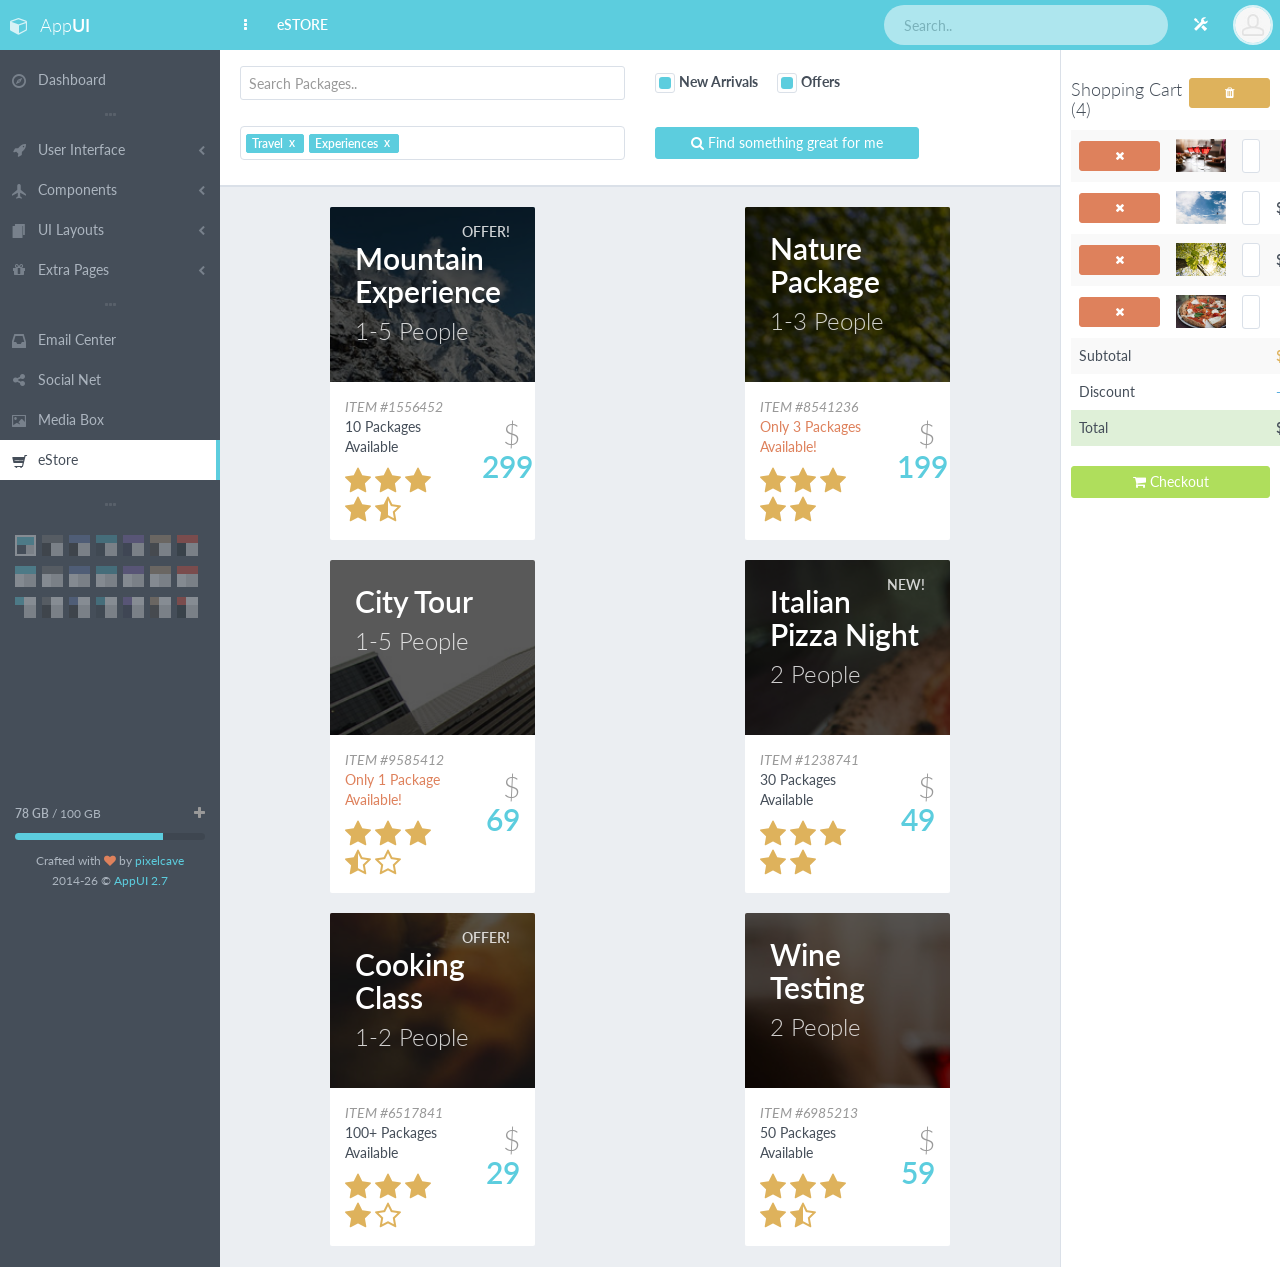
<file: WebContent/page_app_estore.html>
<!DOCTYPE html>
<!--[if IE 9]>         <html class="no-js lt-ie10" lang="en"> <![endif]-->
<!--[if gt IE 9]><!--> <html class="no-js" lang="en"> <!--<![endif]-->
    <head>
        <meta charset="utf-8">

        <title>AppUI - Web App Bootstrap Admin Template</title>

        <meta name="description" content="AppUI is a Web App Bootstrap Admin Template created by pixelcave and published on Themeforest">
        <meta name="author" content="pixelcave">
        <meta name="robots" content="noindex, nofollow">

        <meta name="viewport" content="width=device-width, initial-scale=1.0, maximum-scale=1.0, user-scalable=no">

        <!-- Icons -->
        <!-- The following icons can be replaced with your own, they are used by desktop and mobile browsers -->
        <link rel="shortcut icon" href="img/favicon.png">
        <link rel="apple-touch-icon" href="img/icon57.png" sizes="57x57">
        <link rel="apple-touch-icon" href="img/icon72.png" sizes="72x72">
        <link rel="apple-touch-icon" href="img/icon76.png" sizes="76x76">
        <link rel="apple-touch-icon" href="img/icon114.png" sizes="114x114">
        <link rel="apple-touch-icon" href="img/icon120.png" sizes="120x120">
        <link rel="apple-touch-icon" href="img/icon144.png" sizes="144x144">
        <link rel="apple-touch-icon" href="img/icon152.png" sizes="152x152">
        <link rel="apple-touch-icon" href="img/icon180.png" sizes="180x180">
        <!-- END Icons -->

        <!-- Stylesheets -->
        <!-- Bootstrap is included in its original form, unaltered -->
        <link rel="stylesheet" href="css/bootstrap.min.css">

        <!-- Related styles of various icon packs and plugins -->
        <link rel="stylesheet" href="css/plugins.css">

        <!-- The main stylesheet of this template. All Bootstrap overwrites are defined in here -->
        <link rel="stylesheet" href="css/main.css">

        <!-- Include a specific file here from css/themes/ folder to alter the default theme of the template -->

        <!-- The themes stylesheet of this template (for using specific theme color in individual elements - must included last) -->
        <link rel="stylesheet" href="css/themes.css">
        <!-- END Stylesheets -->

        <!-- Modernizr (browser feature detection library) -->
        <script src="js/vendor/modernizr-3.3.1.min.js"></script>
    </head>
    <body>
        <!-- Page Wrapper -->
        <!-- In the PHP version you can set the following options from inc/config file -->
        <!--
            Available classes:

            'page-loading'      enables page preloader
        -->
        <div id="page-wrapper" class="page-loading">
            <!-- Preloader -->
            <!-- Preloader functionality (initialized in js/app.js) - pageLoading() -->
            <!-- Used only if page preloader enabled from inc/config (PHP version) or the class 'page-loading' is added in #page-wrapper element (HTML version) -->
            <div class="preloader">
                <div class="inner">
                    <!-- Animation spinner for all modern browsers -->
                    <div class="preloader-spinner themed-background hidden-lt-ie10"></div>

                    <!-- Text for IE9 -->
                    <h3 class="text-primary visible-lt-ie10"><strong>Loading..</strong></h3>
                </div>
            </div>
            <!-- END Preloader -->

            <!-- Page Container -->
            <!-- In the PHP version you can set the following options from inc/config file -->
            <!--
                Available #page-container classes:

                'sidebar-light'                                 for a light main sidebar (You can add it along with any other class)

                'sidebar-visible-lg-mini'                       main sidebar condensed - Mini Navigation (> 991px)
                'sidebar-visible-lg-full'                       main sidebar full - Full Navigation (> 991px)

                'sidebar-alt-visible-lg'                        alternative sidebar visible by default (> 991px) (You can add it along with any other class)

                'header-fixed-top'                              has to be added only if the class 'navbar-fixed-top' was added on header.navbar
                'header-fixed-bottom'                           has to be added only if the class 'navbar-fixed-bottom' was added on header.navbar

                'fixed-width'                                   for a fixed width layout (can only be used with a static header/main sidebar layout)

                'enable-cookies'                                enables cookies for remembering active color theme when changed from the sidebar links (You can add it along with any other class)
            -->
            <div id="page-container" class="header-fixed-top sidebar-visible-lg-full">
                <!-- Alternative Sidebar -->
                <div id="sidebar-alt" tabindex="-1" aria-hidden="true">
                    <!-- Toggle Alternative Sidebar Button (visible only in static layout) -->
                    <a href="javascript:void(0)" id="sidebar-alt-close" onclick="App.sidebar('toggle-sidebar-alt');"><i class="fa fa-times"></i></a>

                    <!-- Wrapper for scrolling functionality -->
                    <div id="sidebar-scroll-alt">
                        <!-- Sidebar Content -->
                        <div class="sidebar-content">
                            <!-- Profile -->
                            <div class="sidebar-section">
                                <h2 class="text-light">Profile</h2>
                                <form action="index.html" method="post" class="form-control-borderless" onsubmit="return false;">
                                    <div class="form-group">
                                        <label for="side-profile-name">Name</label>
                                        <input type="text" id="side-profile-name" name="side-profile-name" class="form-control" value="John Doe">
                                    </div>
                                    <div class="form-group">
                                        <label for="side-profile-email">Email</label>
                                        <input type="email" id="side-profile-email" name="side-profile-email" class="form-control" value="john.doe@example.com">
                                    </div>
                                    <div class="form-group">
                                        <label for="side-profile-password">New Password</label>
                                        <input type="password" id="side-profile-password" name="side-profile-password" class="form-control">
                                    </div>
                                    <div class="form-group">
                                        <label for="side-profile-password-confirm">Confirm New Password</label>
                                        <input type="password" id="side-profile-password-confirm" name="side-profile-password-confirm" class="form-control">
                                    </div>
                                    <div class="form-group remove-margin">
                                        <button type="submit" class="btn btn-effect-ripple btn-primary" onclick="App.sidebar('close-sidebar-alt');">Save</button>
                                    </div>
                                </form>
                            </div>
                            <!-- END Profile -->

                            <!-- Settings -->
                            <div class="sidebar-section">
                                <h2 class="text-light">Settings</h2>
                                <form action="index.html" method="post" class="form-horizontal form-control-borderless" onsubmit="return false;">
                                    <div class="form-group">
                                        <label class="col-xs-7 control-label-fixed">Notifications</label>
                                        <div class="col-xs-5">
                                            <label class="switch switch-success"><input type="checkbox" checked><span></span></label>
                                        </div>
                                    </div>
                                    <div class="form-group">
                                        <label class="col-xs-7 control-label-fixed">Public Profile</label>
                                        <div class="col-xs-5">
                                            <label class="switch switch-success"><input type="checkbox" checked><span></span></label>
                                        </div>
                                    </div>
                                    <div class="form-group">
                                        <label class="col-xs-7 control-label-fixed">Enable API</label>
                                        <div class="col-xs-5">
                                            <label class="switch switch-success"><input type="checkbox"><span></span></label>
                                        </div>
                                    </div>
                                    <div class="form-group remove-margin">
                                        <button type="submit" class="btn btn-effect-ripple btn-primary" onclick="App.sidebar('close-sidebar-alt');">Save</button>
                                    </div>
                                </form>
                            </div>
                            <!-- END Settings -->
                        </div>
                        <!-- END Sidebar Content -->
                    </div>
                    <!-- END Wrapper for scrolling functionality -->
                </div>
                <!-- END Alternative Sidebar -->

                <!-- Main Sidebar -->
                <div id="sidebar">
                    <!-- Sidebar Brand -->
                    <div id="sidebar-brand" class="themed-background">
                        <a href="index.html" class="sidebar-title">
                            <i class="fa fa-cube"></i> <span class="sidebar-nav-mini-hide">App<strong>UI</strong></span>
                        </a>
                    </div>
                    <!-- END Sidebar Brand -->

                    <!-- Wrapper for scrolling functionality -->
                    <div id="sidebar-scroll">
                        <!-- Sidebar Content -->
                        <div class="sidebar-content">
                            <!-- Sidebar Navigation -->
                            <ul class="sidebar-nav">
                                <li>
                                    <a href="index.html"><i class="gi gi-compass sidebar-nav-icon"></i><span class="sidebar-nav-mini-hide">Dashboard</span></a>
                                </li>
                                <li class="sidebar-separator">
                                    <i class="fa fa-ellipsis-h"></i>
                                </li>
                                <li>
                                    <a href="#" class="sidebar-nav-menu"><i class="fa fa-chevron-left sidebar-nav-indicator sidebar-nav-mini-hide"></i><i class="fa fa-rocket sidebar-nav-icon"></i><span class="sidebar-nav-mini-hide">User Interface</span></a>
                                    <ul>
                                        <li>
                                            <a href="page_ui_widgets.html">Widgets</a>
                                        </li>
                                        <li>
                                            <a href="#" class="sidebar-nav-submenu"><i class="fa fa-chevron-left sidebar-nav-indicator"></i>Elements</a>
                                            <ul>
                                                <li>
                                                    <a href="page_ui_blocks_grid.html">Blocks &amp; Grid</a>
                                                </li>
                                                <li>
                                                    <a href="page_ui_typography.html">Typography</a>
                                                </li>
                                                <li>
                                                    <a href="page_ui_buttons_dropdowns.html">Buttons &amp; Dropdowns</a>
                                                </li>
                                                <li>
                                                    <a href="page_ui_navigation_more.html">Navigation &amp; More</a>
                                                </li>
                                                <li>
                                                    <a href="page_ui_progress_loading.html">Progress &amp; Loading</a>
                                                </li>
                                                <li>
                                                    <a href="page_ui_tables.html">Tables</a>
                                                </li>
                                            </ul>
                                        </li>
                                        <li>
                                            <a href="#" class="sidebar-nav-submenu"><i class="fa fa-chevron-left sidebar-nav-indicator"></i>Forms</a>
                                            <ul>
                                                <li>
                                                    <a href="page_forms_components.html">Components</a>
                                                </li>
                                                <li>
                                                    <a href="page_forms_wizard.html">Wizard</a>
                                                </li>
                                                <li>
                                                    <a href="page_forms_validation.html">Validation</a>
                                                </li>
                                            </ul>
                                        </li>
                                        <li>
                                            <a href="#" class="sidebar-nav-submenu"><i class="fa fa-chevron-left sidebar-nav-indicator"></i>Icon Packs</a>
                                            <ul>
                                                <li>
                                                    <a href="page_ui_icons_fontawesome.html">Font Awesome</a>
                                                </li>
                                                <li>
                                                    <a href="page_ui_icons_glyphicons_pro.html">Glyphicons Pro</a>
                                                </li>
                                            </ul>
                                        </li>
                                    </ul>
                                </li>
                                <li>
                                    <a href="#" class="sidebar-nav-menu"><i class="fa fa-chevron-left sidebar-nav-indicator sidebar-nav-mini-hide"></i><i class="gi gi-airplane sidebar-nav-icon"></i><span class="sidebar-nav-mini-hide">Components</span></a>
                                    <ul>
                                        <li>
                                            <a href="page_comp_todo.html">To-do List</a>
                                        </li>
                                        <li>
                                            <a href="page_comp_gallery.html">Gallery</a>
                                        </li>
                                        <li>
                                            <a href="page_comp_maps.html">Google Maps</a>
                                        </li>
                                        <li>
                                            <a href="page_comp_calendar.html">Calendar</a>
                                        </li>
                                        <li>
                                            <a href="page_comp_charts.html">Charts</a>
                                        </li>
                                        <li>
                                            <a href="page_comp_animations.html">CSS3 Animations</a>
                                        </li>
                                        <li>
                                            <a href="page_comp_tree.html">Tree View Lists</a>
                                        </li>
                                        <li>
                                            <a href="page_comp_nestable.html">Nestable &amp; Sortable Lists</a>
                                        </li>
                                    </ul>
                                </li>
                                <li>
                                    <a href="#" class="sidebar-nav-menu"><i class="fa fa-chevron-left sidebar-nav-indicator sidebar-nav-mini-hide"></i><i class="gi gi-more_items sidebar-nav-icon"></i><span class="sidebar-nav-mini-hide">UI Layouts</span></a>
                                    <ul>
                                        <li>
                                            <a href="page_layout_static.html">Static</a>
                                        </li>
                                        <li>
                                            <a href="page_layout_static_fixed_width.html">Static Fixed Width</a>
                                        </li>
                                        <li>
                                            <a href="page_layout_fixed_top.html">Top Header (Fixed)</a>
                                        </li>
                                        <li>
                                            <a href="page_layout_fixed_bottom.html">Bottom Header (Fixed)</a>
                                        </li>
                                        <li>
                                            <a href="page_layout_static_sidebar_mini.html">Sidebar Mini (Static)</a>
                                        </li>
                                        <li>
                                            <a href="page_layout_fixed_sidebar_mini.html">Sidebar Mini (Fixed)</a>
                                        </li>
                                        <li>
                                            <a href="page_layout_alternative_sidebar_visible.html">Visible Alternative Sidebar</a>
                                        </li>
                                    </ul>
                                </li>
                                <li>
                                    <a href="#" class="sidebar-nav-menu"><i class="fa fa-chevron-left sidebar-nav-indicator sidebar-nav-mini-hide"></i><i class="fa fa-gift sidebar-nav-icon"></i><span class="sidebar-nav-mini-hide">Extra Pages</span></a>
                                    <ul>
                                        <li>
                                            <a href="#" class="sidebar-nav-submenu"><i class="fa fa-chevron-left sidebar-nav-indicator"></i>Base</a>
                                            <ul>
                                                <li>
                                                    <a href="page_ready_blank.html">Blank</a>
                                                </li>
                                                <li>
                                                    <a href="page_ready_error.html">Error</a>
                                                </li>
                                                <li>
                                                    <a href="page_ready_search_results.html">Search Results (5)</a>
                                                </li>
                                                <li>
                                                    <a href="page_ready_faq.html">FAQ</a>
                                                </li>
                                                <li>
                                                    <a href="page_ready_invoice.html">Invoice</a>
                                                </li>
                                            </ul>
                                        </li>
                                        <li>
                                            <a href="#" class="sidebar-nav-submenu"><i class="fa fa-chevron-left sidebar-nav-indicator"></i>Web Application</a>
                                            <ul>
                                                <li>
                                                    <a href="page_ready_profile.html">User Profile</a>
                                                </li>
                                                <li>
                                                    <a href="page_ready_forum.html">Forum (3)</a>
                                                </li>
                                                <li>
                                                    <a href="page_ready_pricing_tables.html">Pricing Tables</a>
                                                </li>
                                                <li>
                                                    <a href="page_ready_article.html">Article</a>
                                                </li>
                                                <li>
                                                    <a href="page_ready_timeline.html">Timeline</a>
                                                </li>
                                                <li>
                                                    <a href="page_ready_contacts.html">Contacts</a>
                                                </li>
                                                <li>
                                                    <a href="page_ready_tickets.html">Tickets</a>
                                                </li>
                                            </ul>
                                        </li>
                                        <li>
                                            <a href="#" class="sidebar-nav-submenu"><i class="fa fa-chevron-left sidebar-nav-indicator"></i>Login, Register &amp; Lock</a>
                                            <ul>
                                                <li>
                                                    <a href="page_ready_login.html">Login</a>
                                                </li>
                                                <li>
                                                    <a href="page_ready_login2.html">Login 2</a>
                                                </li>
                                                <li>
                                                    <a href="page_ready_reminder.html">Password Reminder</a>
                                                </li>
                                                <li>
                                                    <a href="page_ready_register.html">Register</a>
                                                </li>
                                                <li>
                                                    <a href="page_ready_lock_screen.html">Lock Screen</a>
                                                </li>
                                            </ul>
                                        </li>
                                    </ul>
                                </li>
                                <li class="sidebar-separator">
                                    <i class="fa fa-ellipsis-h"></i>
                                </li>
                                <li>
                                    <a href="page_app_email.html"><i class="gi gi-inbox sidebar-nav-icon"></i><span class="sidebar-nav-mini-hide">Email Center</span></a>
                                </li>
                                <li>
                                    <a href="page_app_social.html"><i class="fa fa-share-alt sidebar-nav-icon"></i><span class="sidebar-nav-mini-hide">Social Net</span></a>
                                </li>
                                <li>
                                    <a href="page_app_media.html"><i class="gi gi-picture sidebar-nav-icon"></i><span class="sidebar-nav-mini-hide">Media Box</span></a>
                                </li>
                                <li>
                                    <a href="page_app_estore.html" class=" active"><i class="gi gi-shopping_cart sidebar-nav-icon"></i><span class="sidebar-nav-mini-hide">eStore</span></a>
                                </li>
                            </ul>
                            <!-- END Sidebar Navigation -->

                            <!-- Color Themes -->
                            <!-- Preview a theme on a page functionality can be found in js/app.js - colorThemePreview() -->
                            <div class="sidebar-section sidebar-nav-mini-hide">
                                <div class="sidebar-separator push">
                                    <i class="fa fa-ellipsis-h"></i>
                                </div>
                                <ul class="sidebar-themes clearfix">
                                    <li>
                                        <a href="javascript:void(0)" class="themed-background-default" data-toggle="tooltip" title="Default" data-theme="default" data-theme-navbar="navbar-inverse" data-theme-sidebar="">
                                            <span class="section-side themed-background-dark-default"></span>
                                            <span class="section-content"></span>
                                        </a>
                                    </li>
                                    <li>
                                        <a href="javascript:void(0)" class="themed-background-classy" data-toggle="tooltip" title="Classy" data-theme="css/themes/classy.css" data-theme-navbar="navbar-inverse" data-theme-sidebar="">
                                            <span class="section-side themed-background-dark-classy"></span>
                                            <span class="section-content"></span>
                                        </a>
                                    </li>
                                    <li>
                                        <a href="javascript:void(0)" class="themed-background-social" data-toggle="tooltip" title="Social" data-theme="css/themes/social.css" data-theme-navbar="navbar-inverse" data-theme-sidebar="">
                                            <span class="section-side themed-background-dark-social"></span>
                                            <span class="section-content"></span>
                                        </a>
                                    </li>
                                    <li>
                                        <a href="javascript:void(0)" class="themed-background-flat" data-toggle="tooltip" title="Flat" data-theme="css/themes/flat.css" data-theme-navbar="navbar-inverse" data-theme-sidebar="">
                                            <span class="section-side themed-background-dark-flat"></span>
                                            <span class="section-content"></span>
                                        </a>
                                    </li>
                                    <li>
                                        <a href="javascript:void(0)" class="themed-background-amethyst" data-toggle="tooltip" title="Amethyst" data-theme="css/themes/amethyst.css" data-theme-navbar="navbar-inverse" data-theme-sidebar="">
                                            <span class="section-side themed-background-dark-amethyst"></span>
                                            <span class="section-content"></span>
                                        </a>
                                    </li>
                                    <li>
                                        <a href="javascript:void(0)" class="themed-background-creme" data-toggle="tooltip" title="Creme" data-theme="css/themes/creme.css" data-theme-navbar="navbar-inverse" data-theme-sidebar="">
                                            <span class="section-side themed-background-dark-creme"></span>
                                            <span class="section-content"></span>
                                        </a>
                                    </li>
                                    <li>
                                        <a href="javascript:void(0)" class="themed-background-passion" data-toggle="tooltip" title="Passion" data-theme="css/themes/passion.css" data-theme-navbar="navbar-inverse" data-theme-sidebar="">
                                            <span class="section-side themed-background-dark-passion"></span>
                                            <span class="section-content"></span>
                                        </a>
                                    </li>
                                    <li>
                                        <a href="javascript:void(0)" class="themed-background-default" data-toggle="tooltip" title="Default + Light Sidebar" data-theme="default" data-theme-navbar="navbar-inverse" data-theme-sidebar="sidebar-light">
                                            <span class="section-side"></span>
                                            <span class="section-content"></span>
                                        </a>
                                    </li>
                                    <li>
                                        <a href="javascript:void(0)" class="themed-background-classy" data-toggle="tooltip" title="Classy + Light Sidebar" data-theme="css/themes/classy.css" data-theme-navbar="navbar-inverse" data-theme-sidebar="sidebar-light">
                                            <span class="section-side"></span>
                                            <span class="section-content"></span>
                                        </a>
                                    </li>
                                    <li>
                                        <a href="javascript:void(0)" class="themed-background-social" data-toggle="tooltip" title="Social + Light Sidebar" data-theme="css/themes/social.css" data-theme-navbar="navbar-inverse" data-theme-sidebar="sidebar-light">
                                            <span class="section-side"></span>
                                            <span class="section-content"></span>
                                        </a>
                                    </li>
                                    <li>
                                        <a href="javascript:void(0)" class="themed-background-flat" data-toggle="tooltip" title="Flat + Light Sidebar" data-theme="css/themes/flat.css" data-theme-navbar="navbar-inverse" data-theme-sidebar="sidebar-light">
                                            <span class="section-side"></span>
                                            <span class="section-content"></span>
                                        </a>
                                    </li>
                                    <li>
                                        <a href="javascript:void(0)" class="themed-background-amethyst" data-toggle="tooltip" title="Amethyst + Light Sidebar" data-theme="css/themes/amethyst.css" data-theme-navbar="navbar-inverse" data-theme-sidebar="sidebar-light">
                                            <span class="section-side"></span>
                                            <span class="section-content"></span>
                                        </a>
                                    </li>
                                    <li>
                                        <a href="javascript:void(0)" class="themed-background-creme" data-toggle="tooltip" title="Creme + Light Sidebar" data-theme="css/themes/creme.css" data-theme-navbar="navbar-inverse" data-theme-sidebar="sidebar-light">
                                            <span class="section-side"></span>
                                            <span class="section-content"></span>
                                        </a>
                                    </li>
                                    <li>
                                        <a href="javascript:void(0)" class="themed-background-passion" data-toggle="tooltip" title="Passion + Light Sidebar" data-theme="css/themes/passion.css" data-theme-navbar="navbar-inverse" data-theme-sidebar="sidebar-light">
                                            <span class="section-side"></span>
                                            <span class="section-content"></span>
                                        </a>
                                    </li>
                                    <li>
                                        <a href="javascript:void(0)" class="themed-background-default" data-toggle="tooltip" title="Default + Light Header" data-theme="default" data-theme-navbar="navbar-default" data-theme-sidebar="">
                                            <span class="section-header"></span>
                                            <span class="section-side themed-background-dark-default"></span>
                                            <span class="section-content"></span>
                                        </a>
                                    </li>
                                    <li>
                                        <a href="javascript:void(0)" class="themed-background-classy" data-toggle="tooltip" title="Classy + Light Header" data-theme="css/themes/classy.css" data-theme-navbar="navbar-default" data-theme-sidebar="">
                                            <span class="section-header"></span>
                                            <span class="section-side themed-background-dark-classy"></span>
                                            <span class="section-content"></span>
                                        </a>
                                    </li>
                                    <li>
                                        <a href="javascript:void(0)" class="themed-background-social" data-toggle="tooltip" title="Social + Light Header" data-theme="css/themes/social.css" data-theme-navbar="navbar-default" data-theme-sidebar="">
                                            <span class="section-header"></span>
                                            <span class="section-side themed-background-dark-social"></span>
                                            <span class="section-content"></span>
                                        </a>
                                    </li>
                                    <li>
                                        <a href="javascript:void(0)" class="themed-background-flat" data-toggle="tooltip" title="Flat + Light Header" data-theme="css/themes/flat.css" data-theme-navbar="navbar-default" data-theme-sidebar="">
                                            <span class="section-header"></span>
                                            <span class="section-side themed-background-dark-flat"></span>
                                            <span class="section-content"></span>
                                        </a>
                                    </li>
                                    <li>
                                        <a href="javascript:void(0)" class="themed-background-amethyst" data-toggle="tooltip" title="Amethyst + Light Header" data-theme="css/themes/amethyst.css" data-theme-navbar="navbar-default" data-theme-sidebar="">
                                            <span class="section-header"></span>
                                            <span class="section-side themed-background-dark-amethyst"></span>
                                            <span class="section-content"></span>
                                        </a>
                                    </li>
                                    <li>
                                        <a href="javascript:void(0)" class="themed-background-creme" data-toggle="tooltip" title="Creme + Light Header" data-theme="css/themes/creme.css" data-theme-navbar="navbar-default" data-theme-sidebar="">
                                            <span class="section-header"></span>
                                            <span class="section-side themed-background-dark-creme"></span>
                                            <span class="section-content"></span>
                                        </a>
                                    </li>
                                    <li>
                                        <a href="javascript:void(0)" class="themed-background-passion" data-toggle="tooltip" title="Passion + Light Header" data-theme="css/themes/passion.css" data-theme-navbar="navbar-default" data-theme-sidebar="">
                                            <span class="section-header"></span>
                                            <span class="section-side themed-background-dark-passion"></span>
                                            <span class="section-content"></span>
                                        </a>
                                    </li>
                                </ul>
                            </div>
                            <!-- END Color Themes -->
                        </div>
                        <!-- END Sidebar Content -->
                    </div>
                    <!-- END Wrapper for scrolling functionality -->

                    <!-- Sidebar Extra Info -->
                    <div id="sidebar-extra-info" class="sidebar-content sidebar-nav-mini-hide">
                        <div class="push-bit">
                            <span class="pull-right">
                                <a href="javascript:void(0)" class="text-muted"><i class="fa fa-plus"></i></a>
                            </span>
                            <small><strong>78 GB</strong> / 100 GB</small>
                        </div>
                        <div class="progress progress-mini push-bit">
                            <div class="progress-bar progress-bar-primary" role="progressbar" aria-valuenow="78" aria-valuemin="0" aria-valuemax="100" style="width: 78%"></div>
                        </div>
                        <div class="text-center">
                            <small>Crafted with <i class="fa fa-heart text-danger"></i> by <a href="http://goo.gl/vNS3I" target="_blank">pixelcave</a></small><br>
                            <small><span id="year-copy"></span> &copy; <a href="http://goo.gl/RcsdAh" target="_blank">AppUI 2.7</a></small>
                        </div>
                    </div>
                    <!-- END Sidebar Extra Info -->
                </div>
                <!-- END Main Sidebar -->

                <!-- Main Container -->
                <div id="main-container">
                    <!-- Header -->
                    <!-- In the PHP version you can set the following options from inc/config file -->
                    <!--
                        Available header.navbar classes:

                        'navbar-default'            for the default light header
                        'navbar-inverse'            for an alternative dark header

                        'navbar-fixed-top'          for a top fixed header (fixed main sidebar with scroll will be auto initialized, functionality can be found in js/app.js - handleSidebar())
                            'header-fixed-top'      has to be added on #page-container only if the class 'navbar-fixed-top' was added

                        'navbar-fixed-bottom'       for a bottom fixed header (fixed main sidebar with scroll will be auto initialized, functionality can be found in js/app.js - handleSidebar()))
                            'header-fixed-bottom'   has to be added on #page-container only if the class 'navbar-fixed-bottom' was added
                    -->
                    <header class="navbar navbar-inverse navbar-fixed-top">
                        <!-- Left Header Navigation -->
                        <ul class="nav navbar-nav-custom">
                            <!-- Main Sidebar Toggle Button -->
                            <li>
                                <a href="javascript:void(0)" onclick="App.sidebar('toggle-sidebar');this.blur();">
                                    <i class="fa fa-ellipsis-v fa-fw animation-fadeInRight" id="sidebar-toggle-mini"></i>
                                    <i class="fa fa-bars fa-fw animation-fadeInRight" id="sidebar-toggle-full"></i>
                                </a>
                            </li>
                            <!-- END Main Sidebar Toggle Button -->

                            <!-- Header Link -->
                            <li class="hidden-xs animation-fadeInQuick">
                                <a href=""><strong>eSTORE</strong></a>
                            </li>
                            <!-- END Header Link -->
                        </ul>
                        <!-- END Left Header Navigation -->

                        <!-- Right Header Navigation -->
                        <ul class="nav navbar-nav-custom pull-right">
                            <!-- Search Form -->
                            <li>
                                <form action="page_ready_search_results.html" method="post" class="navbar-form-custom">
                                    <input type="text" id="top-search" name="top-search" class="form-control" placeholder="Search..">
                                </form>
                            </li>
                            <!-- END Search Form -->

                            <!-- Alternative Sidebar Toggle Button -->
                            <li>
                                <a href="javascript:void(0)" onclick="App.sidebar('toggle-sidebar-alt');this.blur();">
                                    <i class="gi gi-settings"></i>
                                </a>
                            </li>
                            <!-- END Alternative Sidebar Toggle Button -->

                            <!-- User Dropdown -->
                            <li class="dropdown">
                                <a href="javascript:void(0)" class="dropdown-toggle" data-toggle="dropdown">
                                    <img src="img/placeholders/avatars/avatar9.jpg" alt="avatar">
                                </a>
                                <ul class="dropdown-menu dropdown-menu-right">
                                    <li class="dropdown-header">
                                        <strong>ADMINISTRATOR</strong>
                                    </li>
                                    <li>
                                        <a href="page_app_email.html">
                                            <i class="fa fa-inbox fa-fw pull-right"></i>
                                            Inbox
                                        </a>
                                    </li>
                                    <li>
                                        <a href="page_app_social.html">
                                            <i class="fa fa-pencil-square fa-fw pull-right"></i>
                                            Profile
                                        </a>
                                    </li>
                                    <li>
                                        <a href="page_app_media.html">
                                            <i class="fa fa-picture-o fa-fw pull-right"></i>
                                            Media Manager
                                        </a>
                                    </li>
                                    <li class="divider"><li>
                                    <li>
                                        <a href="javascript:void(0)" onclick="App.sidebar('toggle-sidebar-alt');">
                                            <i class="gi gi-settings fa-fw pull-right"></i>
                                            Settings
                                        </a>
                                    </li>
                                    <li>
                                        <a href="page_ready_lock_screen.html">
                                            <i class="gi gi-lock fa-fw pull-right"></i>
                                            Lock Account
                                        </a>
                                    </li>
                                    <li>
                                        <a href="page_ready_login.html">
                                            <i class="fa fa-power-off fa-fw pull-right"></i>
                                            Log out
                                        </a>
                                    </li>
                                </ul>
                            </li>
                            <!-- END User Dropdown -->
                        </ul>
                        <!-- END Right Header Navigation -->
                    </header>
                    <!-- END Header -->

                    <!-- Page content -->
                    <!--
                        Available classes when #page-content-sidebar is used:

                        'inner-sidebar-left'      for a left inner sidebar
                        'inner-sidebar-right'     for a right inner sidebar
                    -->
                    <div id="page-content" class="inner-sidebar-right">
                        <!-- Inner Sidebar -->
                        <div id="page-content-sidebar">
                            <!-- Collapsible Shopping Cart -->
                            <a href="javascript:void(0)" class="btn btn-block btn-default visible-xs" data-toggle="collapse" data-target="#shopping-cart"><i class="fa fa-shopping-cart"></i> View Cart (4)</a>
                            <div id="shopping-cart" class="collapse navbar-collapse remove-padding">
                                <h4 class="inner-sidebar-header">
                                    <a href="javascript:void(0)" class="btn btn-effect-ripple btn-xs btn-warning pull-right"><i class="fa fa-trash"></i></a>
                                    Shopping Cart (4)
                                </h4>
                                <table class="table table-striped table-borderless table-vcenter">
                                    <tbody>
                                        <tr>
                                            <td class="text-center">
                                                <a href="javascript:void(0)" class="btn btn-effect-ripple btn-xs btn-danger pull-right"><i class="fa fa-times"></i></a>
                                            </td>
                                            <td style="width: 80px;">
                                                <a href="img/placeholders/photos/photo12.jpg" data-toggle="lightbox-image" title="Wine Testing (2 People)">
                                                    <img src="img/placeholders/photos/photo12.jpg" alt="Image" class="img-responsive center-block" style="max-width: 50px;">
                                                </a>
                                            </td>
                                            <td style="width: 60px;" class="text-center">
                                                <input type="text" class="form-control text-center" value="1">
                                            </td>
                                            <td class="text-right">
                                                <strong>$59</strong>
                                            </td>
                                        </tr>
                                        <tr>
                                            <td class="text-center">
                                                <a href="javascript:void(0)" class="btn btn-effect-ripple btn-xs btn-danger pull-right"><i class="fa fa-times"></i></a>
                                            </td>
                                            <td>
                                                <a href="img/placeholders/photos/photo16.jpg" data-toggle="lightbox-image" title="Personal Flight (2 People)">
                                                    <img src="img/placeholders/photos/photo16.jpg" alt="Image" class="img-responsive center-block" style="max-width: 50px;">
                                                </a>
                                            </td>
                                            <td class="text-center">
                                                <input type="text" class="form-control text-center" value="1">
                                            </td>
                                            <td class="text-right">
                                                <strong>$399</strong>
                                            </td>
                                        </tr>
                                        <tr>
                                            <td class="text-center">
                                                <a href="javascript:void(0)" class="btn btn-effect-ripple btn-xs btn-danger pull-right"><i class="fa fa-times"></i></a>
                                            </td>
                                            <td>
                                                <a href="img/placeholders/photos/photo19.jpg" data-toggle="lightbox-image" title="True Nature Experience (4 People)">
                                                    <img src="img/placeholders/photos/photo19.jpg" alt="Image" class="img-responsive center-block" style="max-width: 50px;">
                                                </a>
                                            </td>
                                            <td class="text-center">
                                                <input type="text" class="form-control text-center" value="1">
                                            </td>
                                            <td class="text-right">
                                                <strong>$199</strong>
                                            </td>
                                        </tr>
                                        <tr>
                                            <td class="text-center">
                                                <a href="javascript:void(0)" class="btn btn-effect-ripple btn-xs btn-danger pull-right"><i class="fa fa-times"></i></a>
                                            </td>
                                            <td>
                                                <a href="img/placeholders/photos/photo11.jpg" data-toggle="lightbox-image" title="Italian Pizza Night (2 People)">
                                                    <img src="img/placeholders/photos/photo11.jpg" alt="Image" class="img-responsive center-block" style="max-width: 50px;">
                                                </a>
                                            </td>
                                            <td class="text-center">
                                                <input type="text" class="form-control text-center" value="1">
                                            </td>
                                            <td class="text-right">
                                                <strong>$49</strong>
                                            </td>
                                        </tr>
                                        <tr>
                                            <td colspan="3">Subtotal</td>
                                            <td class="text-right text-warning">
                                                <strong>$706</strong>
                                            </td>
                                        </tr>
                                        <tr>
                                            <td colspan="3">Discount</td>
                                            <td class="text-right text-info">
                                                <strong>- $17</strong>
                                            </td>
                                        </tr>
                                        <tr class="success">
                                            <td colspan="3">Total</td>
                                            <td class="text-right">
                                                <strong>$689</strong>
                                            </td>
                                        </tr>
                                    </tbody>
                                </table>
                                <a href="#modal-checkout" class="btn btn-effect-ripple btn-block btn-success push-bit-top-bottom" data-toggle="modal">
                                    <i class="fa fa-shopping-cart"></i> Checkout
                                </a>
                            </div>
                            <!-- END Collapsible Shopping Cart -->
                        </div>
                        <!-- END Inner Sidebar -->

                        <!-- eStore Header -->
                        <div class="content-header">
                            <div class="header-section">
                                <form action="page_app_estore.html" method="post" class="form-horizontal" onsubmit="return false;">
                                    <div class="form-group">
                                        <div class="col-sm-6 push-bit">
                                            <input type="text" id="estore-search-term" name="estore-search-term" class="form-control" placeholder="Search Packages..">
                                        </div>
                                        <div class="col-sm-6">
                                            <label class="csscheckbox csscheckbox-primary">
                                                <input type="checkbox" id="estore-new" name="estore-new" checked><span></span>
                                            </label>
                                            <label for="estore-new" class="push-right">New Arrivals</label>
                                            <label class="csscheckbox csscheckbox-primary">
                                                <input type="checkbox" id="estore-offers" name="estore-offers" checked><span></span>
                                            </label>
                                            <label for="estore-offers">Offers</label>
                                        </div>
                                    </div>
                                    <div class="form-group remove-margin-bottom">
                                        <div class="col-sm-6 push-bit">
                                            <select id="estore-categories" name="estore-categories" class="select-chosen" data-placeholder="Choose Packages.." style="width: 250px;" multiple>
                                                <option value="travel" selected>Travel</option>
                                                <option value="experiences" selected>Experiences</option>
                                                <option value="gifts">Gifts</option>
                                                <option value="tech">Technology</option>
                                            </select>
                                        </div>
                                        <div class="col-sm-6">
                                            <button type="submit" class="btn btn-effect-ripple btn-effect-ripple btn-primary"><i class="fa fa-search"></i> Find something great for me</button>
                                        </div>
                                    </div>
                                </form>
                            </div>
                        </div>
                        <!-- END eStore Header -->

                        <!-- eStore Content -->
                        <div class="row">
                            <div class="col-lg-6">
                                <a href="#modal-package" class="widget animation-fadeInQuick" data-toggle="modal">
                                    <div class="widget-image widget-image-xs">
                                        <img src="img/placeholders/photos/photo1.jpg" alt="image">
                                        <div class="widget-image-content">
                                            <div class="pull-right text-light-op"><strong>OFFER!</strong></div>
                                            <h2 class="widget-heading text-light"><strong>Mountain Experience</strong></h2>
                                            <h3 class="widget-heading text-light-op">1-5 People</h3>
                                        </div>
                                    </div>
                                    <div class="widget-content">
                                        <div class="row">
                                            <div class="col-xs-8">
                                                <div class="text-muted"><em>ITEM #1556452</em></div>
                                                <div class="text-dark push-bit">10 Packages Available</div>
                                                <div class="text-warning">
                                                    <i class="fa fa-2x fa-star"></i>
                                                    <i class="fa fa-2x fa-star"></i>
                                                    <i class="fa fa-2x fa-star"></i>
                                                    <i class="fa fa-2x fa-star"></i>
                                                    <i class="fa fa-2x fa-star-half-o"></i>
                                                </div>
                                            </div>
                                            <div class="col-xs-4 text-right">
                                                <h2><span class="text-muted">$</span> <strong>299</strong></h2>
                                            </div>
                                        </div>
                                    </div>
                                </a>
                            </div>
                            <div class="col-lg-6">
                                <a href="#modal-package" class="widget animation-fadeInQuick" data-toggle="modal">
                                    <div class="widget-image widget-image-xs">
                                        <img src="img/placeholders/photos/photo19.jpg" alt="image">
                                        <div class="widget-image-content">
                                            <h2 class="widget-heading text-light"><strong>Nature Package</strong></h2>
                                            <h3 class="widget-heading text-light-op">1-3 People</h3>
                                        </div>
                                    </div>
                                    <div class="widget-content">
                                        <div class="row">
                                            <div class="col-xs-8">
                                                <div class="text-muted"><em>ITEM #8541236</em></div>
                                                <div class="text-danger push-bit">Only 3 Packages Available!</div>
                                                <div class="text-warning">
                                                    <i class="fa fa-2x fa-star"></i>
                                                    <i class="fa fa-2x fa-star"></i>
                                                    <i class="fa fa-2x fa-star"></i>
                                                    <i class="fa fa-2x fa-star"></i>
                                                    <i class="fa fa-2x fa-star"></i>
                                                </div>
                                            </div>
                                            <div class="col-xs-4 text-right">
                                                <h2><span class="text-muted">$</span> <strong>199</strong></h2>
                                            </div>
                                        </div>
                                    </div>
                                </a>
                            </div>
                            <div class="col-lg-6">
                                <a href="#modal-package" class="widget animation-fadeInQuick" data-toggle="modal">
                                    <div class="widget-image widget-image-xs">
                                        <img src="img/placeholders/photos/photo22.jpg" alt="image">
                                        <div class="widget-image-content">
                                            <h2 class="widget-heading text-light"><strong>City Tour</strong></h2>
                                            <h3 class="widget-heading text-light-op">1-5 People</h3>
                                        </div>
                                    </div>
                                    <div class="widget-content">
                                        <div class="row">
                                            <div class="col-xs-8">
                                                <div class="text-muted"><em>ITEM #9585412</em></div>
                                                <div class="text-danger push-bit">Only 1 Package Available!</div>
                                                <div class="text-warning">
                                                    <i class="fa fa-2x fa-star"></i>
                                                    <i class="fa fa-2x fa-star"></i>
                                                    <i class="fa fa-2x fa-star"></i>
                                                    <i class="fa fa-2x fa-star-half-o"></i>
                                                    <i class="fa fa-2x fa-star-o"></i>
                                                </div>
                                            </div>
                                            <div class="col-xs-4 text-right">
                                                <h2><span class="text-muted">$</span> <strong>69</strong></h2>
                                            </div>
                                        </div>
                                    </div>
                                </a>
                            </div>
                            <div class="col-lg-6">
                                <a href="#modal-package" class="widget animation-fadeInQuick" data-toggle="modal">
                                    <div class="widget-image widget-image-xs">
                                        <img src="img/placeholders/photos/photo11.jpg" alt="image">
                                        <div class="widget-image-content">
                                            <div class="pull-right text-light-op"><strong>NEW!</strong></div>
                                            <h2 class="widget-heading text-light"><strong>Italian Pizza Night</strong></h2>
                                            <h3 class="widget-heading text-light-op">2 People</h3>
                                        </div>
                                    </div>
                                    <div class="widget-content">
                                        <div class="row">
                                            <div class="col-xs-8">
                                                <div class="text-muted"><em>ITEM #1238741</em></div>
                                                <div class="text-dark push-bit">30 Packages Available</div>
                                                <div class="text-warning">
                                                    <i class="fa fa-2x fa-star"></i>
                                                    <i class="fa fa-2x fa-star"></i>
                                                    <i class="fa fa-2x fa-star"></i>
                                                    <i class="fa fa-2x fa-star"></i>
                                                    <i class="fa fa-2x fa-star"></i>
                                                </div>
                                            </div>
                                            <div class="col-xs-4 text-right">
                                                <h2><span class="text-muted">$</span> <strong>49</strong></h2>
                                            </div>
                                        </div>
                                    </div>
                                </a>
                            </div>
                            <div class="col-lg-6">
                                <a href="#modal-package" class="widget animation-fadeInQuick" data-toggle="modal">
                                    <div class="widget-image widget-image-bottom widget-image-xs">
                                        <img src="img/placeholders/photos/photo14.jpg" alt="image">
                                        <div class="widget-image-content">
                                            <div class="pull-right text-light-op"><strong>OFFER!</strong></div>
                                            <h2 class="widget-heading text-light"><strong>Cooking Class</strong></h2>
                                            <h3 class="widget-heading text-light-op">1-2 People</h3>
                                        </div>
                                    </div>
                                    <div class="widget-content">
                                        <div class="row">
                                            <div class="col-xs-8">
                                                <div class="text-muted"><em>ITEM #6517841</em></div>
                                                <div class="text-dark push-bit">100+ Packages Available</div>
                                                <div class="text-warning">
                                                    <i class="fa fa-2x fa-star"></i>
                                                    <i class="fa fa-2x fa-star"></i>
                                                    <i class="fa fa-2x fa-star"></i>
                                                    <i class="fa fa-2x fa-star"></i>
                                                    <i class="fa fa-2x fa-star-o"></i>
                                                </div>
                                            </div>
                                            <div class="col-xs-4 text-right">
                                                <h2><span class="text-muted">$</span> <strong>29</strong></h2>
                                            </div>
                                        </div>
                                    </div>
                                </a>
                            </div>
                            <div class="col-lg-6">
                                <a href="#modal-package" class="widget animation-fadeInQuick" data-toggle="modal">
                                    <div class="widget-image widget-image-xs">
                                        <img src="img/placeholders/photos/photo12.jpg" alt="image">
                                        <div class="widget-image-content">
                                            <h2 class="widget-heading text-light"><strong>Wine Testing</strong></h2>
                                            <h3 class="widget-heading text-light-op">2 People</h3>
                                        </div>
                                    </div>
                                    <div class="widget-content">
                                        <div class="row">
                                            <div class="col-xs-8">
                                                <div class="text-muted"><em>ITEM #6985213</em></div>
                                                <div class="text-dark push-bit">50 Packages Available</div>
                                                <div class="text-warning">
                                                    <i class="fa fa-2x fa-star"></i>
                                                    <i class="fa fa-2x fa-star"></i>
                                                    <i class="fa fa-2x fa-star"></i>
                                                    <i class="fa fa-2x fa-star"></i>
                                                    <i class="fa fa-2x fa-star-half-o"></i>
                                                </div>
                                            </div>
                                            <div class="col-xs-4 text-right">
                                                <h2><span class="text-muted">$</span> <strong>59</strong></h2>
                                            </div>
                                        </div>
                                    </div>
                                </a>
                            </div>
                        </div>
                        <!-- END eStore Content -->
                    </div>
                    <!-- END Page Content -->
                </div>
                <!-- END Main Container -->
            </div>
            <!-- END Page Container -->
        </div>
        <!-- END Page Wrapper -->

        <!-- Example Package Modal -->
        <div id="modal-package" class="modal fade" tabindex="-1" role="dialog" aria-hidden="true">
            <div class="modal-dialog modal-lg">
                <div class="modal-content">
                    <div class="modal-header-tabs">
                        <button type="button" class="close" data-dismiss="modal" aria-hidden="true">&times;</button>
                        <ul class="nav nav-tabs" data-toggle="tabs">
                            <li class="active"><a href="#modal-tabs-package"><i class="gi gi-package"></i> Package</a></li>
                            <li><a href="#modal-tabs-reviews"><i class="fa fa-pencil"></i> Reviews</a></li>
                        </ul>
                    </div>
                    <div class="modal-body">
                        <div class="tab-content">
                            <div class="tab-pane active" id="modal-tabs-package">
                                <h1 class="h2"><strong>Italian Pizza Night</strong> <small>(2 People)</small></h1>
                                <div class="row push">
                                    <div class="col-xs-6">
                                        <img src="img/placeholders/photos/photo11.jpg" alt="Image" class="img-responsive">
                                    </div>
                                    <div class="col-xs-6">
                                        <img src="img/placeholders/photos/photo2.jpg" alt="Image" class="img-responsive">
                                    </div>
                                </div>
                                Mauris tincidunt tincidunt turpis in porta. Integer fermentum tincidunt auctor. Vestibulum ullamcorper, odio sed rhoncus imperdiet, enim elit sollicitudin orci, eget dictum leo mi nec lectus. Nam commodo turpis id lectus scelerisque vulputate. Integer sed dolor erat. Fusce erat ipsum, varius vel euismod sed, tristique et lectus? Etiam egestas fringilla enim, id convallis lectus laoreet at. Fusce purus nisi, gravida sed consectetur ut, interdum quis nisi. Quisque egestas nisl id lectus facilisis scelerisque? Proin rhoncus dui at ligula vestibulum ut facilisis ante sodales! Suspendisse potenti. Aliquam tincidunt sollicitudin sem nec ultrices. Sed at mi velit. Ut egestas tempor est, in cursus enim venenatis eget! Nulla quis ligula ipsum
                            </div>
                            <div class="tab-pane" id="modal-tabs-reviews">
                                <div class="text-center text-warning push">
                                    <i class="fa fa-2x fa-star"></i>
                                    <i class="fa fa-2x fa-star"></i>
                                    <i class="fa fa-2x fa-star"></i>
                                    <i class="fa fa-2x fa-star"></i>
                                    <i class="fa fa-2x fa-star"></i>
                                </div>
                                <div class="text-center">
                                    <strong>5.0</strong> /5.0 (3 Ratings)
                                </div>
                                <hr>
                                <ul class="media-list">
                                    <li class="media">
                                        <a href="javascript:void(0)" class="pull-left">
                                            <img src="img/placeholders/avatars/avatar12.jpg" alt="Avatar" class="img-circle">
                                        </a>
                                        <div class="media-body">
                                            <span class="text-warning">
                                                <i class="fa fa-star"></i>
                                                <i class="fa fa-star"></i>
                                                <i class="fa fa-star"></i>
                                                <i class="fa fa-star"></i>
                                                <i class="fa fa-star"></i>
                                            </span>
                                            <a href="javascript:void(0)"><strong>Nicoline Andersen</strong></a>
                                            <p class="push-bit"><span class="label label-success">Positive</span> Authentic Italian Experience, Friendly People, Delicious Pizzas</p>
                                            <p><span class="label label-danger">Negative</span> None!</p>
                                        </div>
                                    </li>
                                    <li class="media">
                                        <a href="javascript:void(0)" class="pull-left">
                                            <img src="img/placeholders/avatars/avatar13.jpg" alt="Avatar" class="img-circle">
                                        </a>
                                        <div class="media-body">
                                            <span class="text-warning">
                                                <i class="fa fa-star"></i>
                                                <i class="fa fa-star"></i>
                                                <i class="fa fa-star"></i>
                                                <i class="fa fa-star"></i>
                                                <i class="fa fa-star"></i>
                                            </span>
                                            <a href="javascript:void(0)"><strong>Josefina Orozco</strong></a>
                                            <p class="push-bit"><span class="label label-success">Positive</span> Friendly People, Delicious Pizzas</p>
                                            <p><span class="label label-danger">Negative</span> None!</p>
                                        </div>
                                    </li>
                                    <li class="media">
                                        <a href="javascript:void(0)" class="pull-left">
                                            <img src="img/placeholders/avatars/avatar7.jpg" alt="Avatar" class="img-circle">
                                        </a>
                                        <div class="media-body">
                                            <span class="text-warning">
                                                <i class="fa fa-star"></i>
                                                <i class="fa fa-star"></i>
                                                <i class="fa fa-star"></i>
                                                <i class="fa fa-star"></i>
                                                <i class="fa fa-star"></i>
                                            </span>
                                            <a href="javascript:void(0)"><strong>Donald Pierce</strong></a>
                                            <p class="push-bit"><span class="label label-success">Positive</span> Delicious Pizzas, Great Price</p>
                                            <p><span class="label label-danger">Negative</span> None!</p>
                                        </div>
                                    </li>
                                </ul>
                            </div>
                        </div>
                    </div>
                    <div class="modal-footer">
                        <h4 class="pull-left"><span class="text-muted">$</span> <strong class="text-primary">49</strong></h4>
                        <button type="button" class="btn btn-effect-ripple btn-success"><i class="fa fa-shopping-cart"></i> Add to Cart</button>
                        <button type="button" class="btn btn-effect-ripple btn-danger" data-dismiss="modal">Close</button>
                    </div>
                </div>
            </div>
        </div>
        <!-- END Example Package Modal -->

        <!-- Checkout Modal -->
        <div id="modal-checkout" class="modal fade" tabindex="-1" role="dialog" aria-hidden="true">
            <div class="modal-dialog modal-lg">
                <div class="modal-content">
                    <form class="push" action="page_app_estore.html" method="post">
                        <div class="modal-header">
                            <button type="button" class="close" data-dismiss="modal" aria-hidden="true">×</button>
                            <h3 class="modal-title"><strong>Checkout</strong></h3>
                        </div>
                        <div class="modal-body">
                            <div class="row">
                                <div class="col-xs-12">
                                    <h4 class="page-header text-center"><i class="fa fa-credit-card"></i> <strong>Credit Card</strong></h4>
                                </div>
                                <div class="col-sm-6 col-sm-offset-3">
                                    <div class="form-group">
                                        <label for="checkout-payment-name">Name</label>
                                        <input type="text" id="checkout-payment-name" name="checkout-payment-name" class="form-control" placeholder="Full Name">
                                    </div>
                                    <div class="form-group">
                                        <label for="checkout-payment-number">Card Number</label>
                                        <input type="text" id="checkout-payment-number" name="checkout-payment-number" class="form-control" placeholder="0000-0000-0000-0000">
                                    </div>
                                    <div class="form-group">
                                        <div class="row">
                                            <div class="col-xs-6">
                                                <label for="checkout-payment-expire">Expiration Date</label>
                                                <input type="text" id="checkout-payment-expire" name="checkout-payment-expire" class="form-control" placeholder="MM/YY">
                                            </div>
                                            <div class="col-xs-6">
                                                <label for="checkout-payment-cvc">CVC</label>
                                                <input type="text" id="checkout-payment-cvc" name="checkout-payment-cvc" class="form-control" placeholder="000">
                                            </div>
                                        </div>
                                    </div>
                                </div>
                                <div class="col-xs-12">
                                    <h4 class="page-header text-center"><i class="fa fa-coins"></i> <strong>Other Payment Methods</strong></h4>
                                </div>
                                <div class="col-sm-6 col-sm-offset-3">
                                    <div class="form-group text-center">
                                        <label>Choose</label>
                                        <div>
                                            <label class="radio-inline" for="checkout-payment-paypal">
                                                <input type="radio" id="checkout-payment-paypal" name="checkout-payments" value="paypal"> <i class="fa fa-paypal"></i> Paypal
                                            </label>
                                            <label class="radio-inline" for="checkout-payment-prepaid">
                                                <input type="radio" id="checkout-payment-prepaid" name="checkout-payments" value="prepaid"> Prepaid Card
                                            </label>
                                            <label class="radio-inline" for="checkout-payment-cash">
                                                <input type="radio" id="checkout-payment-cash" name="checkout-payments" value="bank"> Bank Transfer
                                            </label>
                                        </div>
                                    </div>
                                </div>
                            </div>
                        </div>
                        <div class="modal-footer">
                            <h4 class="pull-left">$ <strong class="text-primary-dark">689</strong><small>.00</small></h4>
                            <button type="submit" class="btn btn-effect-ripple btn-success"><i class="fa fa-check"></i> Complete Purchase</button>
                        </div>
                    </form>
                </div>
            </div>
        </div>
        <!-- END Checkout Modal -->

        <!-- jQuery, Bootstrap, jQuery plugins and Custom JS code -->
        <script src="js/vendor/jquery-2.2.4.min.js"></script>
        <script src="js/vendor/bootstrap.min.js"></script>
        <script src="js/plugins.js"></script>
        <script src="js/app.js"></script>
    </body>
</html>
</file>
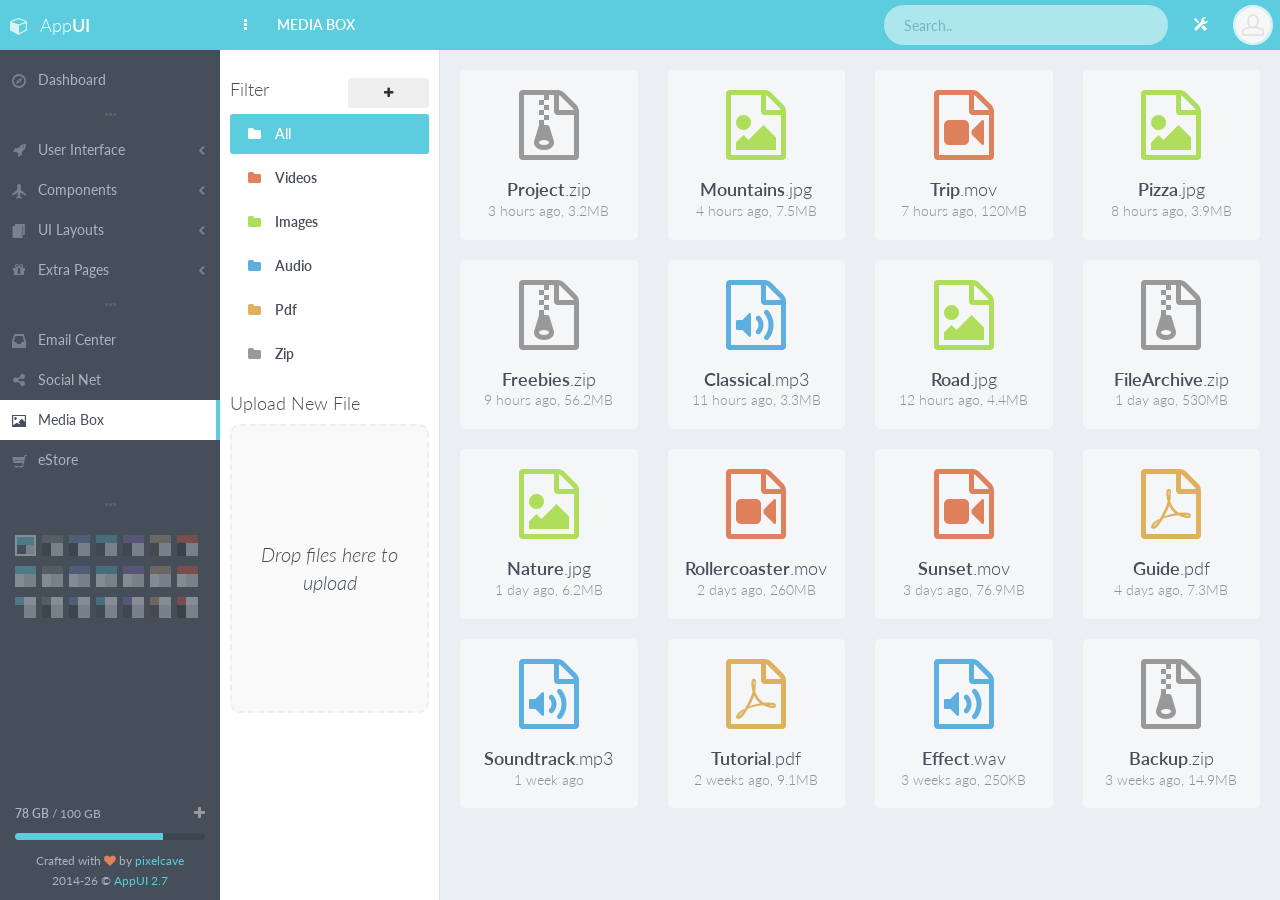
<file: WebContent/page_app_media.html>
<!DOCTYPE html>
<!--[if IE 9]>         <html class="no-js lt-ie10" lang="en"> <![endif]-->
<!--[if gt IE 9]><!--> <html class="no-js" lang="en"> <!--<![endif]-->
    <head>
        <meta charset="utf-8">

        <title>AppUI - Web App Bootstrap Admin Template</title>

        <meta name="description" content="AppUI is a Web App Bootstrap Admin Template created by pixelcave and published on Themeforest">
        <meta name="author" content="pixelcave">
        <meta name="robots" content="noindex, nofollow">

        <meta name="viewport" content="width=device-width, initial-scale=1.0, maximum-scale=1.0, user-scalable=no">

        <!-- Icons -->
        <!-- The following icons can be replaced with your own, they are used by desktop and mobile browsers -->
        <link rel="shortcut icon" href="img/favicon.png">
        <link rel="apple-touch-icon" href="img/icon57.png" sizes="57x57">
        <link rel="apple-touch-icon" href="img/icon72.png" sizes="72x72">
        <link rel="apple-touch-icon" href="img/icon76.png" sizes="76x76">
        <link rel="apple-touch-icon" href="img/icon114.png" sizes="114x114">
        <link rel="apple-touch-icon" href="img/icon120.png" sizes="120x120">
        <link rel="apple-touch-icon" href="img/icon144.png" sizes="144x144">
        <link rel="apple-touch-icon" href="img/icon152.png" sizes="152x152">
        <link rel="apple-touch-icon" href="img/icon180.png" sizes="180x180">
        <!-- END Icons -->

        <!-- Stylesheets -->
        <!-- Bootstrap is included in its original form, unaltered -->
        <link rel="stylesheet" href="css/bootstrap.min.css">

        <!-- Related styles of various icon packs and plugins -->
        <link rel="stylesheet" href="css/plugins.css">

        <!-- The main stylesheet of this template. All Bootstrap overwrites are defined in here -->
        <link rel="stylesheet" href="css/main.css">

        <!-- Include a specific file here from css/themes/ folder to alter the default theme of the template -->

        <!-- The themes stylesheet of this template (for using specific theme color in individual elements - must included last) -->
        <link rel="stylesheet" href="css/themes.css">
        <!-- END Stylesheets -->

        <!-- Modernizr (browser feature detection library) -->
        <script src="js/vendor/modernizr-3.3.1.min.js"></script>
    </head>
    <body>
        <!-- Page Wrapper -->
        <!-- In the PHP version you can set the following options from inc/config file -->
        <!--
            Available classes:

            'page-loading'      enables page preloader
        -->
        <div id="page-wrapper" class="page-loading">
            <!-- Preloader -->
            <!-- Preloader functionality (initialized in js/app.js) - pageLoading() -->
            <!-- Used only if page preloader enabled from inc/config (PHP version) or the class 'page-loading' is added in #page-wrapper element (HTML version) -->
            <div class="preloader">
                <div class="inner">
                    <!-- Animation spinner for all modern browsers -->
                    <div class="preloader-spinner themed-background hidden-lt-ie10"></div>

                    <!-- Text for IE9 -->
                    <h3 class="text-primary visible-lt-ie10"><strong>Loading..</strong></h3>
                </div>
            </div>
            <!-- END Preloader -->

            <!-- Page Container -->
            <!-- In the PHP version you can set the following options from inc/config file -->
            <!--
                Available #page-container classes:

                'sidebar-light'                                 for a light main sidebar (You can add it along with any other class)

                'sidebar-visible-lg-mini'                       main sidebar condensed - Mini Navigation (> 991px)
                'sidebar-visible-lg-full'                       main sidebar full - Full Navigation (> 991px)

                'sidebar-alt-visible-lg'                        alternative sidebar visible by default (> 991px) (You can add it along with any other class)

                'header-fixed-top'                              has to be added only if the class 'navbar-fixed-top' was added on header.navbar
                'header-fixed-bottom'                           has to be added only if the class 'navbar-fixed-bottom' was added on header.navbar

                'fixed-width'                                   for a fixed width layout (can only be used with a static header/main sidebar layout)

                'enable-cookies'                                enables cookies for remembering active color theme when changed from the sidebar links (You can add it along with any other class)
            -->
            <div id="page-container" class="header-fixed-top sidebar-visible-lg-full">
                <!-- Alternative Sidebar -->
                <div id="sidebar-alt" tabindex="-1" aria-hidden="true">
                    <!-- Toggle Alternative Sidebar Button (visible only in static layout) -->
                    <a href="javascript:void(0)" id="sidebar-alt-close" onclick="App.sidebar('toggle-sidebar-alt');"><i class="fa fa-times"></i></a>

                    <!-- Wrapper for scrolling functionality -->
                    <div id="sidebar-scroll-alt">
                        <!-- Sidebar Content -->
                        <div class="sidebar-content">
                            <!-- Profile -->
                            <div class="sidebar-section">
                                <h2 class="text-light">Profile</h2>
                                <form action="index.html" method="post" class="form-control-borderless" onsubmit="return false;">
                                    <div class="form-group">
                                        <label for="side-profile-name">Name</label>
                                        <input type="text" id="side-profile-name" name="side-profile-name" class="form-control" value="John Doe">
                                    </div>
                                    <div class="form-group">
                                        <label for="side-profile-email">Email</label>
                                        <input type="email" id="side-profile-email" name="side-profile-email" class="form-control" value="john.doe@example.com">
                                    </div>
                                    <div class="form-group">
                                        <label for="side-profile-password">New Password</label>
                                        <input type="password" id="side-profile-password" name="side-profile-password" class="form-control">
                                    </div>
                                    <div class="form-group">
                                        <label for="side-profile-password-confirm">Confirm New Password</label>
                                        <input type="password" id="side-profile-password-confirm" name="side-profile-password-confirm" class="form-control">
                                    </div>
                                    <div class="form-group remove-margin">
                                        <button type="submit" class="btn btn-effect-ripple btn-primary" onclick="App.sidebar('close-sidebar-alt');">Save</button>
                                    </div>
                                </form>
                            </div>
                            <!-- END Profile -->

                            <!-- Settings -->
                            <div class="sidebar-section">
                                <h2 class="text-light">Settings</h2>
                                <form action="index.html" method="post" class="form-horizontal form-control-borderless" onsubmit="return false;">
                                    <div class="form-group">
                                        <label class="col-xs-7 control-label-fixed">Notifications</label>
                                        <div class="col-xs-5">
                                            <label class="switch switch-success"><input type="checkbox" checked><span></span></label>
                                        </div>
                                    </div>
                                    <div class="form-group">
                                        <label class="col-xs-7 control-label-fixed">Public Profile</label>
                                        <div class="col-xs-5">
                                            <label class="switch switch-success"><input type="checkbox" checked><span></span></label>
                                        </div>
                                    </div>
                                    <div class="form-group">
                                        <label class="col-xs-7 control-label-fixed">Enable API</label>
                                        <div class="col-xs-5">
                                            <label class="switch switch-success"><input type="checkbox"><span></span></label>
                                        </div>
                                    </div>
                                    <div class="form-group remove-margin">
                                        <button type="submit" class="btn btn-effect-ripple btn-primary" onclick="App.sidebar('close-sidebar-alt');">Save</button>
                                    </div>
                                </form>
                            </div>
                            <!-- END Settings -->
                        </div>
                        <!-- END Sidebar Content -->
                    </div>
                    <!-- END Wrapper for scrolling functionality -->
                </div>
                <!-- END Alternative Sidebar -->

                <!-- Main Sidebar -->
                <div id="sidebar">
                    <!-- Sidebar Brand -->
                    <div id="sidebar-brand" class="themed-background">
                        <a href="index.html" class="sidebar-title">
                            <i class="fa fa-cube"></i> <span class="sidebar-nav-mini-hide">App<strong>UI</strong></span>
                        </a>
                    </div>
                    <!-- END Sidebar Brand -->

                    <!-- Wrapper for scrolling functionality -->
                    <div id="sidebar-scroll">
                        <!-- Sidebar Content -->
                        <div class="sidebar-content">
                            <!-- Sidebar Navigation -->
                            <ul class="sidebar-nav">
                                <li>
                                    <a href="index.html"><i class="gi gi-compass sidebar-nav-icon"></i><span class="sidebar-nav-mini-hide">Dashboard</span></a>
                                </li>
                                <li class="sidebar-separator">
                                    <i class="fa fa-ellipsis-h"></i>
                                </li>
                                <li>
                                    <a href="#" class="sidebar-nav-menu"><i class="fa fa-chevron-left sidebar-nav-indicator sidebar-nav-mini-hide"></i><i class="fa fa-rocket sidebar-nav-icon"></i><span class="sidebar-nav-mini-hide">User Interface</span></a>
                                    <ul>
                                        <li>
                                            <a href="page_ui_widgets.html">Widgets</a>
                                        </li>
                                        <li>
                                            <a href="#" class="sidebar-nav-submenu"><i class="fa fa-chevron-left sidebar-nav-indicator"></i>Elements</a>
                                            <ul>
                                                <li>
                                                    <a href="page_ui_blocks_grid.html">Blocks &amp; Grid</a>
                                                </li>
                                                <li>
                                                    <a href="page_ui_typography.html">Typography</a>
                                                </li>
                                                <li>
                                                    <a href="page_ui_buttons_dropdowns.html">Buttons &amp; Dropdowns</a>
                                                </li>
                                                <li>
                                                    <a href="page_ui_navigation_more.html">Navigation &amp; More</a>
                                                </li>
                                                <li>
                                                    <a href="page_ui_progress_loading.html">Progress &amp; Loading</a>
                                                </li>
                                                <li>
                                                    <a href="page_ui_tables.html">Tables</a>
                                                </li>
                                            </ul>
                                        </li>
                                        <li>
                                            <a href="#" class="sidebar-nav-submenu"><i class="fa fa-chevron-left sidebar-nav-indicator"></i>Forms</a>
                                            <ul>
                                                <li>
                                                    <a href="page_forms_components.html">Components</a>
                                                </li>
                                                <li>
                                                    <a href="page_forms_wizard.html">Wizard</a>
                                                </li>
                                                <li>
                                                    <a href="page_forms_validation.html">Validation</a>
                                                </li>
                                            </ul>
                                        </li>
                                        <li>
                                            <a href="#" class="sidebar-nav-submenu"><i class="fa fa-chevron-left sidebar-nav-indicator"></i>Icon Packs</a>
                                            <ul>
                                                <li>
                                                    <a href="page_ui_icons_fontawesome.html">Font Awesome</a>
                                                </li>
                                                <li>
                                                    <a href="page_ui_icons_glyphicons_pro.html">Glyphicons Pro</a>
                                                </li>
                                            </ul>
                                        </li>
                                    </ul>
                                </li>
                                <li>
                                    <a href="#" class="sidebar-nav-menu"><i class="fa fa-chevron-left sidebar-nav-indicator sidebar-nav-mini-hide"></i><i class="gi gi-airplane sidebar-nav-icon"></i><span class="sidebar-nav-mini-hide">Components</span></a>
                                    <ul>
                                        <li>
                                            <a href="page_comp_todo.html">To-do List</a>
                                        </li>
                                        <li>
                                            <a href="page_comp_gallery.html">Gallery</a>
                                        </li>
                                        <li>
                                            <a href="page_comp_maps.html">Google Maps</a>
                                        </li>
                                        <li>
                                            <a href="page_comp_calendar.html">Calendar</a>
                                        </li>
                                        <li>
                                            <a href="page_comp_charts.html">Charts</a>
                                        </li>
                                        <li>
                                            <a href="page_comp_animations.html">CSS3 Animations</a>
                                        </li>
                                        <li>
                                            <a href="page_comp_tree.html">Tree View Lists</a>
                                        </li>
                                        <li>
                                            <a href="page_comp_nestable.html">Nestable &amp; Sortable Lists</a>
                                        </li>
                                    </ul>
                                </li>
                                <li>
                                    <a href="#" class="sidebar-nav-menu"><i class="fa fa-chevron-left sidebar-nav-indicator sidebar-nav-mini-hide"></i><i class="gi gi-more_items sidebar-nav-icon"></i><span class="sidebar-nav-mini-hide">UI Layouts</span></a>
                                    <ul>
                                        <li>
                                            <a href="page_layout_static.html">Static</a>
                                        </li>
                                        <li>
                                            <a href="page_layout_static_fixed_width.html">Static Fixed Width</a>
                                        </li>
                                        <li>
                                            <a href="page_layout_fixed_top.html">Top Header (Fixed)</a>
                                        </li>
                                        <li>
                                            <a href="page_layout_fixed_bottom.html">Bottom Header (Fixed)</a>
                                        </li>
                                        <li>
                                            <a href="page_layout_static_sidebar_mini.html">Sidebar Mini (Static)</a>
                                        </li>
                                        <li>
                                            <a href="page_layout_fixed_sidebar_mini.html">Sidebar Mini (Fixed)</a>
                                        </li>
                                        <li>
                                            <a href="page_layout_alternative_sidebar_visible.html">Visible Alternative Sidebar</a>
                                        </li>
                                    </ul>
                                </li>
                                <li>
                                    <a href="#" class="sidebar-nav-menu"><i class="fa fa-chevron-left sidebar-nav-indicator sidebar-nav-mini-hide"></i><i class="fa fa-gift sidebar-nav-icon"></i><span class="sidebar-nav-mini-hide">Extra Pages</span></a>
                                    <ul>
                                        <li>
                                            <a href="#" class="sidebar-nav-submenu"><i class="fa fa-chevron-left sidebar-nav-indicator"></i>Base</a>
                                            <ul>
                                                <li>
                                                    <a href="page_ready_blank.html">Blank</a>
                                                </li>
                                                <li>
                                                    <a href="page_ready_error.html">Error</a>
                                                </li>
                                                <li>
                                                    <a href="page_ready_search_results.html">Search Results (5)</a>
                                                </li>
                                                <li>
                                                    <a href="page_ready_faq.html">FAQ</a>
                                                </li>
                                                <li>
                                                    <a href="page_ready_invoice.html">Invoice</a>
                                                </li>
                                            </ul>
                                        </li>
                                        <li>
                                            <a href="#" class="sidebar-nav-submenu"><i class="fa fa-chevron-left sidebar-nav-indicator"></i>Web Application</a>
                                            <ul>
                                                <li>
                                                    <a href="page_ready_profile.html">User Profile</a>
                                                </li>
                                                <li>
                                                    <a href="page_ready_forum.html">Forum (3)</a>
                                                </li>
                                                <li>
                                                    <a href="page_ready_pricing_tables.html">Pricing Tables</a>
                                                </li>
                                                <li>
                                                    <a href="page_ready_article.html">Article</a>
                                                </li>
                                                <li>
                                                    <a href="page_ready_timeline.html">Timeline</a>
                                                </li>
                                                <li>
                                                    <a href="page_ready_contacts.html">Contacts</a>
                                                </li>
                                                <li>
                                                    <a href="page_ready_tickets.html">Tickets</a>
                                                </li>
                                            </ul>
                                        </li>
                                        <li>
                                            <a href="#" class="sidebar-nav-submenu"><i class="fa fa-chevron-left sidebar-nav-indicator"></i>Login, Register &amp; Lock</a>
                                            <ul>
                                                <li>
                                                    <a href="page_ready_login.html">Login</a>
                                                </li>
                                                <li>
                                                    <a href="page_ready_login2.html">Login 2</a>
                                                </li>
                                                <li>
                                                    <a href="page_ready_reminder.html">Password Reminder</a>
                                                </li>
                                                <li>
                                                    <a href="page_ready_register.html">Register</a>
                                                </li>
                                                <li>
                                                    <a href="page_ready_lock_screen.html">Lock Screen</a>
                                                </li>
                                            </ul>
                                        </li>
                                    </ul>
                                </li>
                                <li class="sidebar-separator">
                                    <i class="fa fa-ellipsis-h"></i>
                                </li>
                                <li>
                                    <a href="page_app_email.html"><i class="gi gi-inbox sidebar-nav-icon"></i><span class="sidebar-nav-mini-hide">Email Center</span></a>
                                </li>
                                <li>
                                    <a href="page_app_social.html"><i class="fa fa-share-alt sidebar-nav-icon"></i><span class="sidebar-nav-mini-hide">Social Net</span></a>
                                </li>
                                <li>
                                    <a href="page_app_media.html" class=" active"><i class="gi gi-picture sidebar-nav-icon"></i><span class="sidebar-nav-mini-hide">Media Box</span></a>
                                </li>
                                <li>
                                    <a href="page_app_estore.html"><i class="gi gi-shopping_cart sidebar-nav-icon"></i><span class="sidebar-nav-mini-hide">eStore</span></a>
                                </li>
                            </ul>
                            <!-- END Sidebar Navigation -->

                            <!-- Color Themes -->
                            <!-- Preview a theme on a page functionality can be found in js/app.js - colorThemePreview() -->
                            <div class="sidebar-section sidebar-nav-mini-hide">
                                <div class="sidebar-separator push">
                                    <i class="fa fa-ellipsis-h"></i>
                                </div>
                                <ul class="sidebar-themes clearfix">
                                    <li>
                                        <a href="javascript:void(0)" class="themed-background-default" data-toggle="tooltip" title="Default" data-theme="default" data-theme-navbar="navbar-inverse" data-theme-sidebar="">
                                            <span class="section-side themed-background-dark-default"></span>
                                            <span class="section-content"></span>
                                        </a>
                                    </li>
                                    <li>
                                        <a href="javascript:void(0)" class="themed-background-classy" data-toggle="tooltip" title="Classy" data-theme="css/themes/classy.css" data-theme-navbar="navbar-inverse" data-theme-sidebar="">
                                            <span class="section-side themed-background-dark-classy"></span>
                                            <span class="section-content"></span>
                                        </a>
                                    </li>
                                    <li>
                                        <a href="javascript:void(0)" class="themed-background-social" data-toggle="tooltip" title="Social" data-theme="css/themes/social.css" data-theme-navbar="navbar-inverse" data-theme-sidebar="">
                                            <span class="section-side themed-background-dark-social"></span>
                                            <span class="section-content"></span>
                                        </a>
                                    </li>
                                    <li>
                                        <a href="javascript:void(0)" class="themed-background-flat" data-toggle="tooltip" title="Flat" data-theme="css/themes/flat.css" data-theme-navbar="navbar-inverse" data-theme-sidebar="">
                                            <span class="section-side themed-background-dark-flat"></span>
                                            <span class="section-content"></span>
                                        </a>
                                    </li>
                                    <li>
                                        <a href="javascript:void(0)" class="themed-background-amethyst" data-toggle="tooltip" title="Amethyst" data-theme="css/themes/amethyst.css" data-theme-navbar="navbar-inverse" data-theme-sidebar="">
                                            <span class="section-side themed-background-dark-amethyst"></span>
                                            <span class="section-content"></span>
                                        </a>
                                    </li>
                                    <li>
                                        <a href="javascript:void(0)" class="themed-background-creme" data-toggle="tooltip" title="Creme" data-theme="css/themes/creme.css" data-theme-navbar="navbar-inverse" data-theme-sidebar="">
                                            <span class="section-side themed-background-dark-creme"></span>
                                            <span class="section-content"></span>
                                        </a>
                                    </li>
                                    <li>
                                        <a href="javascript:void(0)" class="themed-background-passion" data-toggle="tooltip" title="Passion" data-theme="css/themes/passion.css" data-theme-navbar="navbar-inverse" data-theme-sidebar="">
                                            <span class="section-side themed-background-dark-passion"></span>
                                            <span class="section-content"></span>
                                        </a>
                                    </li>
                                    <li>
                                        <a href="javascript:void(0)" class="themed-background-default" data-toggle="tooltip" title="Default + Light Sidebar" data-theme="default" data-theme-navbar="navbar-inverse" data-theme-sidebar="sidebar-light">
                                            <span class="section-side"></span>
                                            <span class="section-content"></span>
                                        </a>
                                    </li>
                                    <li>
                                        <a href="javascript:void(0)" class="themed-background-classy" data-toggle="tooltip" title="Classy + Light Sidebar" data-theme="css/themes/classy.css" data-theme-navbar="navbar-inverse" data-theme-sidebar="sidebar-light">
                                            <span class="section-side"></span>
                                            <span class="section-content"></span>
                                        </a>
                                    </li>
                                    <li>
                                        <a href="javascript:void(0)" class="themed-background-social" data-toggle="tooltip" title="Social + Light Sidebar" data-theme="css/themes/social.css" data-theme-navbar="navbar-inverse" data-theme-sidebar="sidebar-light">
                                            <span class="section-side"></span>
                                            <span class="section-content"></span>
                                        </a>
                                    </li>
                                    <li>
                                        <a href="javascript:void(0)" class="themed-background-flat" data-toggle="tooltip" title="Flat + Light Sidebar" data-theme="css/themes/flat.css" data-theme-navbar="navbar-inverse" data-theme-sidebar="sidebar-light">
                                            <span class="section-side"></span>
                                            <span class="section-content"></span>
                                        </a>
                                    </li>
                                    <li>
                                        <a href="javascript:void(0)" class="themed-background-amethyst" data-toggle="tooltip" title="Amethyst + Light Sidebar" data-theme="css/themes/amethyst.css" data-theme-navbar="navbar-inverse" data-theme-sidebar="sidebar-light">
                                            <span class="section-side"></span>
                                            <span class="section-content"></span>
                                        </a>
                                    </li>
                                    <li>
                                        <a href="javascript:void(0)" class="themed-background-creme" data-toggle="tooltip" title="Creme + Light Sidebar" data-theme="css/themes/creme.css" data-theme-navbar="navbar-inverse" data-theme-sidebar="sidebar-light">
                                            <span class="section-side"></span>
                                            <span class="section-content"></span>
                                        </a>
                                    </li>
                                    <li>
                                        <a href="javascript:void(0)" class="themed-background-passion" data-toggle="tooltip" title="Passion + Light Sidebar" data-theme="css/themes/passion.css" data-theme-navbar="navbar-inverse" data-theme-sidebar="sidebar-light">
                                            <span class="section-side"></span>
                                            <span class="section-content"></span>
                                        </a>
                                    </li>
                                    <li>
                                        <a href="javascript:void(0)" class="themed-background-default" data-toggle="tooltip" title="Default + Light Header" data-theme="default" data-theme-navbar="navbar-default" data-theme-sidebar="">
                                            <span class="section-header"></span>
                                            <span class="section-side themed-background-dark-default"></span>
                                            <span class="section-content"></span>
                                        </a>
                                    </li>
                                    <li>
                                        <a href="javascript:void(0)" class="themed-background-classy" data-toggle="tooltip" title="Classy + Light Header" data-theme="css/themes/classy.css" data-theme-navbar="navbar-default" data-theme-sidebar="">
                                            <span class="section-header"></span>
                                            <span class="section-side themed-background-dark-classy"></span>
                                            <span class="section-content"></span>
                                        </a>
                                    </li>
                                    <li>
                                        <a href="javascript:void(0)" class="themed-background-social" data-toggle="tooltip" title="Social + Light Header" data-theme="css/themes/social.css" data-theme-navbar="navbar-default" data-theme-sidebar="">
                                            <span class="section-header"></span>
                                            <span class="section-side themed-background-dark-social"></span>
                                            <span class="section-content"></span>
                                        </a>
                                    </li>
                                    <li>
                                        <a href="javascript:void(0)" class="themed-background-flat" data-toggle="tooltip" title="Flat + Light Header" data-theme="css/themes/flat.css" data-theme-navbar="navbar-default" data-theme-sidebar="">
                                            <span class="section-header"></span>
                                            <span class="section-side themed-background-dark-flat"></span>
                                            <span class="section-content"></span>
                                        </a>
                                    </li>
                                    <li>
                                        <a href="javascript:void(0)" class="themed-background-amethyst" data-toggle="tooltip" title="Amethyst + Light Header" data-theme="css/themes/amethyst.css" data-theme-navbar="navbar-default" data-theme-sidebar="">
                                            <span class="section-header"></span>
                                            <span class="section-side themed-background-dark-amethyst"></span>
                                            <span class="section-content"></span>
                                        </a>
                                    </li>
                                    <li>
                                        <a href="javascript:void(0)" class="themed-background-creme" data-toggle="tooltip" title="Creme + Light Header" data-theme="css/themes/creme.css" data-theme-navbar="navbar-default" data-theme-sidebar="">
                                            <span class="section-header"></span>
                                            <span class="section-side themed-background-dark-creme"></span>
                                            <span class="section-content"></span>
                                        </a>
                                    </li>
                                    <li>
                                        <a href="javascript:void(0)" class="themed-background-passion" data-toggle="tooltip" title="Passion + Light Header" data-theme="css/themes/passion.css" data-theme-navbar="navbar-default" data-theme-sidebar="">
                                            <span class="section-header"></span>
                                            <span class="section-side themed-background-dark-passion"></span>
                                            <span class="section-content"></span>
                                        </a>
                                    </li>
                                </ul>
                            </div>
                            <!-- END Color Themes -->
                        </div>
                        <!-- END Sidebar Content -->
                    </div>
                    <!-- END Wrapper for scrolling functionality -->

                    <!-- Sidebar Extra Info -->
                    <div id="sidebar-extra-info" class="sidebar-content sidebar-nav-mini-hide">
                        <div class="push-bit">
                            <span class="pull-right">
                                <a href="javascript:void(0)" class="text-muted"><i class="fa fa-plus"></i></a>
                            </span>
                            <small><strong>78 GB</strong> / 100 GB</small>
                        </div>
                        <div class="progress progress-mini push-bit">
                            <div class="progress-bar progress-bar-primary" role="progressbar" aria-valuenow="78" aria-valuemin="0" aria-valuemax="100" style="width: 78%"></div>
                        </div>
                        <div class="text-center">
                            <small>Crafted with <i class="fa fa-heart text-danger"></i> by <a href="http://goo.gl/vNS3I" target="_blank">pixelcave</a></small><br>
                            <small><span id="year-copy"></span> &copy; <a href="http://goo.gl/RcsdAh" target="_blank">AppUI 2.7</a></small>
                        </div>
                    </div>
                    <!-- END Sidebar Extra Info -->
                </div>
                <!-- END Main Sidebar -->

                <!-- Main Container -->
                <div id="main-container">
                    <!-- Header -->
                    <!-- In the PHP version you can set the following options from inc/config file -->
                    <!--
                        Available header.navbar classes:

                        'navbar-default'            for the default light header
                        'navbar-inverse'            for an alternative dark header

                        'navbar-fixed-top'          for a top fixed header (fixed main sidebar with scroll will be auto initialized, functionality can be found in js/app.js - handleSidebar())
                            'header-fixed-top'      has to be added on #page-container only if the class 'navbar-fixed-top' was added

                        'navbar-fixed-bottom'       for a bottom fixed header (fixed main sidebar with scroll will be auto initialized, functionality can be found in js/app.js - handleSidebar()))
                            'header-fixed-bottom'   has to be added on #page-container only if the class 'navbar-fixed-bottom' was added
                    -->
                    <header class="navbar navbar-inverse navbar-fixed-top">
                        <!-- Left Header Navigation -->
                        <ul class="nav navbar-nav-custom">
                            <!-- Main Sidebar Toggle Button -->
                            <li>
                                <a href="javascript:void(0)" onclick="App.sidebar('toggle-sidebar');this.blur();">
                                    <i class="fa fa-ellipsis-v fa-fw animation-fadeInRight" id="sidebar-toggle-mini"></i>
                                    <i class="fa fa-bars fa-fw animation-fadeInRight" id="sidebar-toggle-full"></i>
                                </a>
                            </li>
                            <!-- END Main Sidebar Toggle Button -->

                            <!-- Header Link -->
                            <li class="hidden-xs animation-fadeInQuick">
                                <a href=""><strong>MEDIA BOX</strong></a>
                            </li>
                            <!-- END Header Link -->
                        </ul>
                        <!-- END Left Header Navigation -->

                        <!-- Right Header Navigation -->
                        <ul class="nav navbar-nav-custom pull-right">
                            <!-- Search Form -->
                            <li>
                                <form action="page_ready_search_results.html" method="post" class="navbar-form-custom">
                                    <input type="text" id="top-search" name="top-search" class="form-control" placeholder="Search..">
                                </form>
                            </li>
                            <!-- END Search Form -->

                            <!-- Alternative Sidebar Toggle Button -->
                            <li>
                                <a href="javascript:void(0)" onclick="App.sidebar('toggle-sidebar-alt');this.blur();">
                                    <i class="gi gi-settings"></i>
                                </a>
                            </li>
                            <!-- END Alternative Sidebar Toggle Button -->

                            <!-- User Dropdown -->
                            <li class="dropdown">
                                <a href="javascript:void(0)" class="dropdown-toggle" data-toggle="dropdown">
                                    <img src="img/placeholders/avatars/avatar9.jpg" alt="avatar">
                                </a>
                                <ul class="dropdown-menu dropdown-menu-right">
                                    <li class="dropdown-header">
                                        <strong>ADMINISTRATOR</strong>
                                    </li>
                                    <li>
                                        <a href="page_app_email.html">
                                            <i class="fa fa-inbox fa-fw pull-right"></i>
                                            Inbox
                                        </a>
                                    </li>
                                    <li>
                                        <a href="page_app_social.html">
                                            <i class="fa fa-pencil-square fa-fw pull-right"></i>
                                            Profile
                                        </a>
                                    </li>
                                    <li>
                                        <a href="page_app_media.html">
                                            <i class="fa fa-picture-o fa-fw pull-right"></i>
                                            Media Manager
                                        </a>
                                    </li>
                                    <li class="divider"><li>
                                    <li>
                                        <a href="javascript:void(0)" onclick="App.sidebar('toggle-sidebar-alt');">
                                            <i class="gi gi-settings fa-fw pull-right"></i>
                                            Settings
                                        </a>
                                    </li>
                                    <li>
                                        <a href="page_ready_lock_screen.html">
                                            <i class="gi gi-lock fa-fw pull-right"></i>
                                            Lock Account
                                        </a>
                                    </li>
                                    <li>
                                        <a href="page_ready_login.html">
                                            <i class="fa fa-power-off fa-fw pull-right"></i>
                                            Log out
                                        </a>
                                    </li>
                                </ul>
                            </li>
                            <!-- END User Dropdown -->
                        </ul>
                        <!-- END Right Header Navigation -->
                    </header>
                    <!-- END Header -->

                    <!-- Page content -->
                    <!--
                        Available classes when #page-content-sidebar is used:

                        'inner-sidebar-left'      for a left inner sidebar
                        'inner-sidebar-right'     for a right inner sidebar
                    -->
                    <div id="page-content" class="inner-sidebar-left">
                        <!-- Inner Sidebar -->
                        <div id="page-content-sidebar">
                            <!-- Collapsible Options -->
                            <a href="javascript:void(0)" class="btn btn-block btn-default visible-xs" data-toggle="collapse" data-target="#media-options">Media Box</a>
                            <div id="media-options" class="collapse navbar-collapse remove-padding">
                                <!-- Filter -->
                                <div class="block-section">
                                    <h4 class="inner-sidebar-header">
                                        <a href="javascript:void(0)" class="btn btn-xs btn-default pull-right"><i class="fa fa-plus"></i></a>
                                        Filter
                                    </h4>
                                    <!-- Filter by Type links -->
                                    <!-- Custom files functionality is initialized in js/pages/appMedia.js -->
                                    <!-- Add the category value you want each link in .media-filter to filter out in its data-category attribute. Add the value 'all' to show all items -->
                                    <ul class="nav nav-pills nav-stacked nav-icons media-filter">
                                        <li class="active">
                                            <a href="javascript:void(0)" data-category="all">
                                                <i class="fa fa-fw fa-folder text-primary icon-push"></i> <strong>All</strong>
                                            </a>
                                        </li>
                                        <li>
                                            <a href="javascript:void(0)" data-category="video">
                                                <i class="fa fa-fw fa-folder text-danger icon-push"></i> <strong>Videos</strong>
                                            </a>
                                        </li>
                                        <li>
                                            <a href="javascript:void(0)" data-category="image">
                                                <i class="fa fa-fw fa-folder text-success icon-push"></i> <strong>Images</strong>
                                            </a>
                                        </li>
                                        <li>
                                            <a href="javascript:void(0)" data-category="audio">
                                                <i class="fa fa-fw fa-folder text-info icon-push"></i> <strong>Audio</strong>
                                            </a>
                                        </li>
                                        <li>
                                            <a href="javascript:void(0)" data-category="pdf">
                                                <i class="fa fa-fw fa-folder text-warning icon-push"></i> <strong>Pdf</strong>
                                            </a>
                                        </li>
                                        <li>
                                            <a href="javascript:void(0)" data-category="zip">
                                                <i class="fa fa-fw fa-folder text-muted icon-push"></i> <strong>Zip</strong>
                                            </a>
                                        </li>
                                    </ul>
                                    <!-- END Filter by Type links -->
                                </div>
                                <!-- END Filter -->

                                <!-- Upload New File -->
                                <div class="block-section">
                                    <h4 class="inner-sidebar-header">Upload New File</h4>
                                    <form action="page_app_media.html" class="dropzone"></form>
                                </div>
                                <!-- END Upload New File -->
                            </div>
                            <!-- END Collapsible Options -->
                        </div>
                        <!-- END Inner Sidebar -->

                        <!-- Media Box Content -->
                        <!-- Add the category value for each item in its data-category attribute (for the filter functionality to work) -->
                        <div class="row media-filter-items">
                            <div class="col-sm-4 col-lg-3">
                                <div class="media-items animation-fadeInQuick2" data-category="zip">
                                    <div class="media-items-options text-right">
                                        <a href="javascript:void(0)" class="btn btn-xs btn-success"><i class="fa fa-pencil"></i></a>
                                        <a href="javascript:void(0)" class="btn btn-xs btn-danger"><i class="fa fa-times"></i></a>
                                    </div>
                                    <div class="media-items-content">
                                        <i class="fa fa-file-archive-o fa-5x text-muted"></i>
                                    </div>
                                    <h4>
                                        <strong>Project</strong>.zip<br>
                                        <small>3 hours ago, 3.2MB</small>
                                    </h4>
                                </div>
                            </div>
                            <div class="col-sm-4 col-lg-3">
                                <div class="media-items animation-fadeInQuick2" data-category="image">
                                    <div class="media-items-options text-right">
                                        <a href="img/placeholders/photos/photo1.jpg" class="btn btn-xs btn-info" data-toggle="lightbox-image">View</a>
                                        <a href="javascript:void(0)" class="btn btn-xs btn-success"><i class="fa fa-pencil"></i></a>
                                        <a href="javascript:void(0)" class="btn btn-xs btn-danger"><i class="fa fa-times"></i></a>
                                    </div>
                                    <div class="media-items-content">
                                        <i class="fa fa-file-picture-o fa-5x text-success"></i>
                                    </div>
                                    <h4>
                                        <strong>Mountains</strong>.jpg<br>
                                        <small>4 hours ago, 7.5MB</small>
                                    </h4>
                                </div>
                            </div>
                            <div class="col-sm-4 col-lg-3">
                                <div class="media-items animation-fadeInQuick2" data-category="video">
                                    <div class="media-items-options text-right">
                                        <a href="javascript:void(0)" class="btn btn-xs btn-success"><i class="fa fa-pencil"></i></a>
                                        <a href="javascript:void(0)" class="btn btn-xs btn-danger"><i class="fa fa-times"></i></a>
                                    </div>
                                    <div class="media-items-content">
                                        <i class="fa fa-file-video-o fa-5x text-danger"></i>
                                    </div>
                                    <h4>
                                        <strong>Trip</strong>.mov<br>
                                        <small>7 hours ago, 120MB</small>
                                    </h4>
                                </div>
                            </div>
                            <div class="col-sm-4 col-lg-3">
                                <div class="media-items animation-fadeInQuick2" data-category="image">
                                    <div class="media-items-options text-right">
                                        <a href="img/placeholders/photos/photo2.jpg" class="btn btn-xs btn-info" data-toggle="lightbox-image">View</a>
                                        <a href="javascript:void(0)" class="btn btn-xs btn-success"><i class="fa fa-pencil"></i></a>
                                        <a href="javascript:void(0)" class="btn btn-xs btn-danger"><i class="fa fa-times"></i></a>
                                    </div>
                                    <div class="media-items-content">
                                        <i class="fa fa-file-picture-o fa-5x text-success"></i>
                                    </div>
                                    <h4>
                                        <strong>Pizza</strong>.jpg<br>
                                        <small>8 hours ago, 3.9MB</small>
                                    </h4>
                                </div>
                            </div>
                            <div class="col-sm-4 col-lg-3">
                                <div class="media-items animation-fadeInQuick2" data-category="zip">
                                    <div class="media-items-options text-right">
                                        <a href="javascript:void(0)" class="btn btn-xs btn-success"><i class="fa fa-pencil"></i></a>
                                        <a href="javascript:void(0)" class="btn btn-xs btn-danger"><i class="fa fa-times"></i></a>
                                    </div>
                                    <div class="media-items-content">
                                        <i class="fa fa-file-archive-o fa-5x text-muted"></i>
                                    </div>
                                    <h4>
                                        <strong>Freebies</strong>.zip<br>
                                        <small>9 hours ago, 56.2MB</small>
                                    </h4>
                                </div>
                            </div>
                            <div class="col-sm-4 col-lg-3">
                                <div class="media-items animation-fadeInQuick2" data-category="audio">
                                    <div class="media-items-options text-right">
                                        <a href="javascript:void(0)" class="btn btn-xs btn-success"><i class="fa fa-pencil"></i></a>
                                        <a href="javascript:void(0)" class="btn btn-xs btn-danger"><i class="fa fa-times"></i></a>
                                    </div>
                                    <div class="media-items-content">
                                        <i class="fa fa-file-audio-o fa-5x text-info"></i>
                                    </div>
                                    <h4>
                                        <strong>Classical</strong>.mp3<br>
                                        <small>11 hours ago, 3.3MB</small>
                                    </h4>
                                </div>
                            </div>
                            <div class="col-sm-4 col-lg-3">
                                <div class="media-items animation-fadeInQuick2" data-category="image">
                                    <div class="media-items-options text-right">
                                        <a href="img/placeholders/photos/photo7.jpg" class="btn btn-xs btn-info" data-toggle="lightbox-image">View</a>
                                        <a href="javascript:void(0)" class="btn btn-xs btn-success"><i class="fa fa-pencil"></i></a>
                                        <a href="javascript:void(0)" class="btn btn-xs btn-danger"><i class="fa fa-times"></i></a>
                                    </div>
                                    <div class="media-items-content">
                                        <i class="fa fa-file-picture-o fa-5x text-success"></i>
                                    </div>
                                    <h4>
                                        <strong>Road</strong>.jpg<br>
                                        <small>12 hours ago, 4.4MB</small>
                                    </h4>
                                </div>
                            </div>
                            <div class="col-sm-4 col-lg-3">
                                <div class="media-items animation-fadeInQuick2" data-category="zip">
                                    <div class="media-items-options text-right">
                                        <a href="javascript:void(0)" class="btn btn-xs btn-success"><i class="fa fa-pencil"></i></a>
                                        <a href="javascript:void(0)" class="btn btn-xs btn-danger"><i class="fa fa-times"></i></a>
                                    </div>
                                    <div class="media-items-content">
                                        <i class="fa fa-file-archive-o fa-5x text-muted"></i>
                                    </div>
                                    <h4>
                                        <strong>FileArchive</strong>.zip<br>
                                        <small>1 day ago, 530MB</small>
                                    </h4>
                                </div>
                            </div>
                            <div class="col-sm-4 col-lg-3">
                                <div class="media-items animation-fadeInQuick2" data-category="image">
                                    <div class="media-items-options text-right">
                                        <a href="img/placeholders/photos/photo3.jpg" class="btn btn-xs btn-info" data-toggle="lightbox-image">View</a>
                                        <a href="javascript:void(0)" class="btn btn-xs btn-success"><i class="fa fa-pencil"></i></a>
                                        <a href="javascript:void(0)" class="btn btn-xs btn-danger"><i class="fa fa-times"></i></a>
                                    </div>
                                    <div class="media-items-content">
                                        <i class="fa fa-file-picture-o fa-5x text-success"></i>
                                    </div>
                                    <h4>
                                        <strong>Nature</strong>.jpg<br>
                                        <small>1 day ago, 6.2MB</small>
                                    </h4>
                                </div>
                            </div>
                            <div class="col-sm-4 col-lg-3">
                                <div class="media-items animation-fadeInQuick2" data-category="video">
                                    <div class="media-items-options text-right">
                                        <a href="javascript:void(0)" class="btn btn-xs btn-success"><i class="fa fa-pencil"></i></a>
                                        <a href="javascript:void(0)" class="btn btn-xs btn-danger"><i class="fa fa-times"></i></a>
                                    </div>
                                    <div class="media-items-content">
                                        <i class="fa fa-file-video-o fa-5x text-danger"></i>
                                    </div>
                                    <h4>
                                        <strong>Rollercoaster</strong>.mov<br>
                                        <small>2 days ago, 260MB</small>
                                    </h4>
                                </div>
                            </div>
                            <div class="col-sm-4 col-lg-3">
                                <div class="media-items animation-fadeInQuick2" data-category="video">
                                    <div class="media-items-options text-right">
                                        <a href="javascript:void(0)" class="btn btn-xs btn-success"><i class="fa fa-pencil"></i></a>
                                        <a href="javascript:void(0)" class="btn btn-xs btn-danger"><i class="fa fa-times"></i></a>
                                    </div>
                                    <div class="media-items-content">
                                        <i class="fa fa-file-video-o fa-5x text-danger"></i>
                                    </div>
                                    <h4>
                                        <strong>Sunset</strong>.mov<br>
                                        <small>3 days ago, 76.9MB</small>
                                    </h4>
                                </div>
                            </div>
                            <div class="col-sm-4 col-lg-3">
                                <div class="media-items animation-fadeInQuick2" data-category="pdf">
                                    <div class="media-items-options text-right">
                                        <a href="javascript:void(0)" class="btn btn-xs btn-success"><i class="fa fa-pencil"></i></a>
                                        <a href="javascript:void(0)" class="btn btn-xs btn-danger"><i class="fa fa-times"></i></a>
                                    </div>
                                    <div class="media-items-content">
                                        <i class="fa fa-file-pdf-o fa-5x text-warning"></i>
                                    </div>
                                    <h4>
                                        <strong>Guide</strong>.pdf<br>
                                        <small>4 days ago, 7.3MB</small>
                                    </h4>
                                </div>
                            </div>
                            <div class="col-sm-4 col-lg-3">
                                <div class="media-items animation-fadeInQuick2" data-category="audio">
                                    <div class="media-items-options text-right">
                                        <a href="javascript:void(0)" class="btn btn-xs btn-success"><i class="fa fa-pencil"></i></a>
                                        <a href="javascript:void(0)" class="btn btn-xs btn-danger"><i class="fa fa-times"></i></a>
                                    </div>
                                    <div class="media-items-content">
                                        <i class="fa fa-file-audio-o fa-5x text-info"></i>
                                    </div>
                                    <h4>
                                        <strong>Soundtrack</strong>.mp3<br>
                                        <small>1 week ago</small>
                                    </h4>
                                </div>
                            </div>
                            <div class="col-sm-4 col-lg-3">
                                <div class="media-items animation-fadeInQuick2" data-category="pdf">
                                    <div class="media-items-options text-right">
                                        <a href="javascript:void(0)" class="btn btn-xs btn-success"><i class="fa fa-pencil"></i></a>
                                        <a href="javascript:void(0)" class="btn btn-xs btn-danger"><i class="fa fa-times"></i></a>
                                    </div>
                                    <div class="media-items-content">
                                        <i class="fa fa-file-pdf-o fa-5x text-warning"></i>
                                    </div>
                                    <h4>
                                        <strong>Tutorial</strong>.pdf<br>
                                        <small>2 weeks ago, 9.1MB</small>
                                    </h4>
                                </div>
                            </div>
                            <div class="col-sm-4 col-lg-3">
                                <div class="media-items animation-fadeInQuick2" data-category="audio">
                                    <div class="media-items-options text-right">
                                        <a href="javascript:void(0)" class="btn btn-xs btn-success"><i class="fa fa-pencil"></i></a>
                                        <a href="javascript:void(0)" class="btn btn-xs btn-danger"><i class="fa fa-times"></i></a>
                                    </div>
                                    <div class="media-items-content">
                                        <i class="fa fa-file-audio-o fa-5x text-info"></i>
                                    </div>
                                    <h4>
                                        <strong>Effect</strong>.wav<br>
                                        <small>3 weeks ago, 250KB</small>
                                    </h4>
                                </div>
                            </div>
                            <div class="col-sm-4 col-lg-3">
                                <div class="media-items animation-fadeInQuick2" data-category="zip">
                                    <div class="media-items-options text-right">
                                        <a href="javascript:void(0)" class="btn btn-xs btn-success"><i class="fa fa-pencil"></i></a>
                                        <a href="javascript:void(0)" class="btn btn-xs btn-danger"><i class="fa fa-times"></i></a>
                                    </div>
                                    <div class="media-items-content">
                                        <i class="fa fa-file-archive-o fa-5x text-muted"></i>
                                    </div>
                                    <h4>
                                        <strong>Backup</strong>.zip<br>
                                        <small>3 weeks ago, 14.9MB</small>
                                    </h4>
                                </div>
                            </div>
                        </div>
                        <!-- END Media Box Content -->
                    </div>
                    <!-- END Page Content -->
                </div>
                <!-- END Main Container -->
            </div>
            <!-- END Page Container -->
        </div>
        <!-- END Page Wrapper -->

        <!-- jQuery, Bootstrap, jQuery plugins and Custom JS code -->
        <script src="js/vendor/jquery-2.2.4.min.js"></script>
        <script src="js/vendor/bootstrap.min.js"></script>
        <script src="js/plugins.js"></script>
        <script src="js/app.js"></script>

        <!-- Load and execute javascript code used only in this page -->
        <script src="js/pages/appMedia.js"></script>
        <script>$(function(){ AppMedia.init(); });</script>
    </body>
</html>
</file>
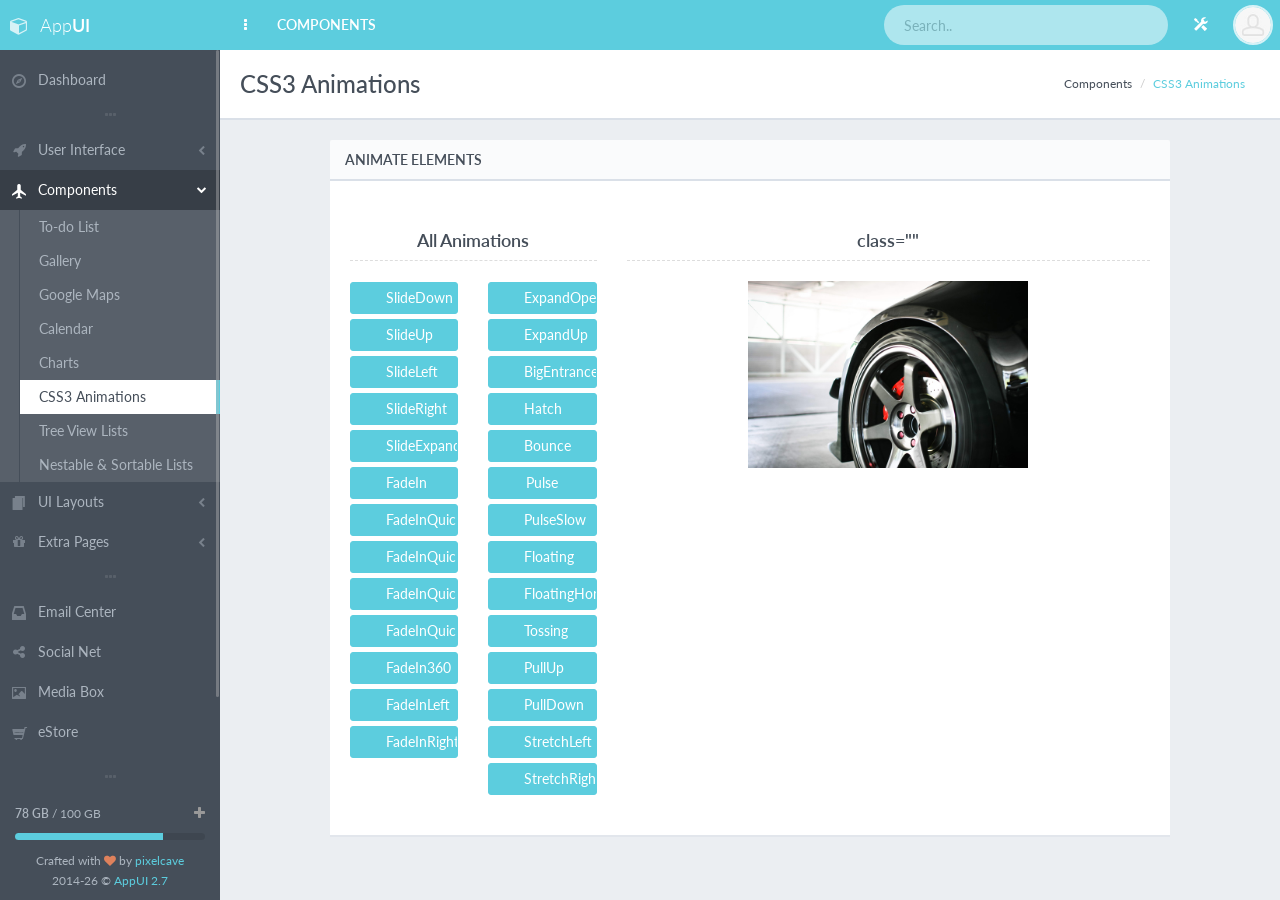
<file: WebContent/page_comp_animations.html>
<!DOCTYPE html>
<!--[if IE 9]>         <html class="no-js lt-ie10" lang="en"> <![endif]-->
<!--[if gt IE 9]><!--> <html class="no-js" lang="en"> <!--<![endif]-->
    <head>
        <meta charset="utf-8">

        <title>AppUI - Web App Bootstrap Admin Template</title>

        <meta name="description" content="AppUI is a Web App Bootstrap Admin Template created by pixelcave and published on Themeforest">
        <meta name="author" content="pixelcave">
        <meta name="robots" content="noindex, nofollow">

        <meta name="viewport" content="width=device-width, initial-scale=1.0, maximum-scale=1.0, user-scalable=no">

        <!-- Icons -->
        <!-- The following icons can be replaced with your own, they are used by desktop and mobile browsers -->
        <link rel="shortcut icon" href="img/favicon.png">
        <link rel="apple-touch-icon" href="img/icon57.png" sizes="57x57">
        <link rel="apple-touch-icon" href="img/icon72.png" sizes="72x72">
        <link rel="apple-touch-icon" href="img/icon76.png" sizes="76x76">
        <link rel="apple-touch-icon" href="img/icon114.png" sizes="114x114">
        <link rel="apple-touch-icon" href="img/icon120.png" sizes="120x120">
        <link rel="apple-touch-icon" href="img/icon144.png" sizes="144x144">
        <link rel="apple-touch-icon" href="img/icon152.png" sizes="152x152">
        <link rel="apple-touch-icon" href="img/icon180.png" sizes="180x180">
        <!-- END Icons -->

        <!-- Stylesheets -->
        <!-- Bootstrap is included in its original form, unaltered -->
        <link rel="stylesheet" href="css/bootstrap.min.css">

        <!-- Related styles of various icon packs and plugins -->
        <link rel="stylesheet" href="css/plugins.css">

        <!-- The main stylesheet of this template. All Bootstrap overwrites are defined in here -->
        <link rel="stylesheet" href="css/main.css">

        <!-- Include a specific file here from css/themes/ folder to alter the default theme of the template -->

        <!-- The themes stylesheet of this template (for using specific theme color in individual elements - must included last) -->
        <link rel="stylesheet" href="css/themes.css">
        <!-- END Stylesheets -->

        <!-- Modernizr (browser feature detection library) -->
        <script src="js/vendor/modernizr-3.3.1.min.js"></script>
    </head>
    <body>
        <!-- Page Wrapper -->
        <!-- In the PHP version you can set the following options from inc/config file -->
        <!--
            Available classes:

            'page-loading'      enables page preloader
        -->
        <div id="page-wrapper" class="page-loading">
            <!-- Preloader -->
            <!-- Preloader functionality (initialized in js/app.js) - pageLoading() -->
            <!-- Used only if page preloader enabled from inc/config (PHP version) or the class 'page-loading' is added in #page-wrapper element (HTML version) -->
            <div class="preloader">
                <div class="inner">
                    <!-- Animation spinner for all modern browsers -->
                    <div class="preloader-spinner themed-background hidden-lt-ie10"></div>

                    <!-- Text for IE9 -->
                    <h3 class="text-primary visible-lt-ie10"><strong>Loading..</strong></h3>
                </div>
            </div>
            <!-- END Preloader -->

            <!-- Page Container -->
            <!-- In the PHP version you can set the following options from inc/config file -->
            <!--
                Available #page-container classes:

                'sidebar-light'                                 for a light main sidebar (You can add it along with any other class)

                'sidebar-visible-lg-mini'                       main sidebar condensed - Mini Navigation (> 991px)
                'sidebar-visible-lg-full'                       main sidebar full - Full Navigation (> 991px)

                'sidebar-alt-visible-lg'                        alternative sidebar visible by default (> 991px) (You can add it along with any other class)

                'header-fixed-top'                              has to be added only if the class 'navbar-fixed-top' was added on header.navbar
                'header-fixed-bottom'                           has to be added only if the class 'navbar-fixed-bottom' was added on header.navbar

                'fixed-width'                                   for a fixed width layout (can only be used with a static header/main sidebar layout)

                'enable-cookies'                                enables cookies for remembering active color theme when changed from the sidebar links (You can add it along with any other class)
            -->
            <div id="page-container" class="header-fixed-top sidebar-visible-lg-full">
                <!-- Alternative Sidebar -->
                <div id="sidebar-alt" tabindex="-1" aria-hidden="true">
                    <!-- Toggle Alternative Sidebar Button (visible only in static layout) -->
                    <a href="javascript:void(0)" id="sidebar-alt-close" onclick="App.sidebar('toggle-sidebar-alt');"><i class="fa fa-times"></i></a>

                    <!-- Wrapper for scrolling functionality -->
                    <div id="sidebar-scroll-alt">
                        <!-- Sidebar Content -->
                        <div class="sidebar-content">
                            <!-- Profile -->
                            <div class="sidebar-section">
                                <h2 class="text-light">Profile</h2>
                                <form action="index.html" method="post" class="form-control-borderless" onsubmit="return false;">
                                    <div class="form-group">
                                        <label for="side-profile-name">Name</label>
                                        <input type="text" id="side-profile-name" name="side-profile-name" class="form-control" value="John Doe">
                                    </div>
                                    <div class="form-group">
                                        <label for="side-profile-email">Email</label>
                                        <input type="email" id="side-profile-email" name="side-profile-email" class="form-control" value="john.doe@example.com">
                                    </div>
                                    <div class="form-group">
                                        <label for="side-profile-password">New Password</label>
                                        <input type="password" id="side-profile-password" name="side-profile-password" class="form-control">
                                    </div>
                                    <div class="form-group">
                                        <label for="side-profile-password-confirm">Confirm New Password</label>
                                        <input type="password" id="side-profile-password-confirm" name="side-profile-password-confirm" class="form-control">
                                    </div>
                                    <div class="form-group remove-margin">
                                        <button type="submit" class="btn btn-effect-ripple btn-primary" onclick="App.sidebar('close-sidebar-alt');">Save</button>
                                    </div>
                                </form>
                            </div>
                            <!-- END Profile -->

                            <!-- Settings -->
                            <div class="sidebar-section">
                                <h2 class="text-light">Settings</h2>
                                <form action="index.html" method="post" class="form-horizontal form-control-borderless" onsubmit="return false;">
                                    <div class="form-group">
                                        <label class="col-xs-7 control-label-fixed">Notifications</label>
                                        <div class="col-xs-5">
                                            <label class="switch switch-success"><input type="checkbox" checked><span></span></label>
                                        </div>
                                    </div>
                                    <div class="form-group">
                                        <label class="col-xs-7 control-label-fixed">Public Profile</label>
                                        <div class="col-xs-5">
                                            <label class="switch switch-success"><input type="checkbox" checked><span></span></label>
                                        </div>
                                    </div>
                                    <div class="form-group">
                                        <label class="col-xs-7 control-label-fixed">Enable API</label>
                                        <div class="col-xs-5">
                                            <label class="switch switch-success"><input type="checkbox"><span></span></label>
                                        </div>
                                    </div>
                                    <div class="form-group remove-margin">
                                        <button type="submit" class="btn btn-effect-ripple btn-primary" onclick="App.sidebar('close-sidebar-alt');">Save</button>
                                    </div>
                                </form>
                            </div>
                            <!-- END Settings -->
                        </div>
                        <!-- END Sidebar Content -->
                    </div>
                    <!-- END Wrapper for scrolling functionality -->
                </div>
                <!-- END Alternative Sidebar -->

                <!-- Main Sidebar -->
                <div id="sidebar">
                    <!-- Sidebar Brand -->
                    <div id="sidebar-brand" class="themed-background">
                        <a href="index.html" class="sidebar-title">
                            <i class="fa fa-cube"></i> <span class="sidebar-nav-mini-hide">App<strong>UI</strong></span>
                        </a>
                    </div>
                    <!-- END Sidebar Brand -->

                    <!-- Wrapper for scrolling functionality -->
                    <div id="sidebar-scroll">
                        <!-- Sidebar Content -->
                        <div class="sidebar-content">
                            <!-- Sidebar Navigation -->
                            <ul class="sidebar-nav">
                                <li>
                                    <a href="index.html"><i class="gi gi-compass sidebar-nav-icon"></i><span class="sidebar-nav-mini-hide">Dashboard</span></a>
                                </li>
                                <li class="sidebar-separator">
                                    <i class="fa fa-ellipsis-h"></i>
                                </li>
                                <li>
                                    <a href="#" class="sidebar-nav-menu"><i class="fa fa-chevron-left sidebar-nav-indicator sidebar-nav-mini-hide"></i><i class="fa fa-rocket sidebar-nav-icon"></i><span class="sidebar-nav-mini-hide">User Interface</span></a>
                                    <ul>
                                        <li>
                                            <a href="page_ui_widgets.html">Widgets</a>
                                        </li>
                                        <li>
                                            <a href="#" class="sidebar-nav-submenu"><i class="fa fa-chevron-left sidebar-nav-indicator"></i>Elements</a>
                                            <ul>
                                                <li>
                                                    <a href="page_ui_blocks_grid.html">Blocks &amp; Grid</a>
                                                </li>
                                                <li>
                                                    <a href="page_ui_typography.html">Typography</a>
                                                </li>
                                                <li>
                                                    <a href="page_ui_buttons_dropdowns.html">Buttons &amp; Dropdowns</a>
                                                </li>
                                                <li>
                                                    <a href="page_ui_navigation_more.html">Navigation &amp; More</a>
                                                </li>
                                                <li>
                                                    <a href="page_ui_progress_loading.html">Progress &amp; Loading</a>
                                                </li>
                                                <li>
                                                    <a href="page_ui_tables.html">Tables</a>
                                                </li>
                                            </ul>
                                        </li>
                                        <li>
                                            <a href="#" class="sidebar-nav-submenu"><i class="fa fa-chevron-left sidebar-nav-indicator"></i>Forms</a>
                                            <ul>
                                                <li>
                                                    <a href="page_forms_components.html">Components</a>
                                                </li>
                                                <li>
                                                    <a href="page_forms_wizard.html">Wizard</a>
                                                </li>
                                                <li>
                                                    <a href="page_forms_validation.html">Validation</a>
                                                </li>
                                            </ul>
                                        </li>
                                        <li>
                                            <a href="#" class="sidebar-nav-submenu"><i class="fa fa-chevron-left sidebar-nav-indicator"></i>Icon Packs</a>
                                            <ul>
                                                <li>
                                                    <a href="page_ui_icons_fontawesome.html">Font Awesome</a>
                                                </li>
                                                <li>
                                                    <a href="page_ui_icons_glyphicons_pro.html">Glyphicons Pro</a>
                                                </li>
                                            </ul>
                                        </li>
                                    </ul>
                                </li>
                                <li class="active">
                                    <a href="#" class="sidebar-nav-menu"><i class="fa fa-chevron-left sidebar-nav-indicator sidebar-nav-mini-hide"></i><i class="gi gi-airplane sidebar-nav-icon"></i><span class="sidebar-nav-mini-hide">Components</span></a>
                                    <ul>
                                        <li>
                                            <a href="page_comp_todo.html">To-do List</a>
                                        </li>
                                        <li>
                                            <a href="page_comp_gallery.html">Gallery</a>
                                        </li>
                                        <li>
                                            <a href="page_comp_maps.html">Google Maps</a>
                                        </li>
                                        <li>
                                            <a href="page_comp_calendar.html">Calendar</a>
                                        </li>
                                        <li>
                                            <a href="page_comp_charts.html">Charts</a>
                                        </li>
                                        <li>
                                            <a href="page_comp_animations.html" class=" active">CSS3 Animations</a>
                                        </li>
                                        <li>
                                            <a href="page_comp_tree.html">Tree View Lists</a>
                                        </li>
                                        <li>
                                            <a href="page_comp_nestable.html">Nestable &amp; Sortable Lists</a>
                                        </li>
                                    </ul>
                                </li>
                                <li>
                                    <a href="#" class="sidebar-nav-menu"><i class="fa fa-chevron-left sidebar-nav-indicator sidebar-nav-mini-hide"></i><i class="gi gi-more_items sidebar-nav-icon"></i><span class="sidebar-nav-mini-hide">UI Layouts</span></a>
                                    <ul>
                                        <li>
                                            <a href="page_layout_static.html">Static</a>
                                        </li>
                                        <li>
                                            <a href="page_layout_static_fixed_width.html">Static Fixed Width</a>
                                        </li>
                                        <li>
                                            <a href="page_layout_fixed_top.html">Top Header (Fixed)</a>
                                        </li>
                                        <li>
                                            <a href="page_layout_fixed_bottom.html">Bottom Header (Fixed)</a>
                                        </li>
                                        <li>
                                            <a href="page_layout_static_sidebar_mini.html">Sidebar Mini (Static)</a>
                                        </li>
                                        <li>
                                            <a href="page_layout_fixed_sidebar_mini.html">Sidebar Mini (Fixed)</a>
                                        </li>
                                        <li>
                                            <a href="page_layout_alternative_sidebar_visible.html">Visible Alternative Sidebar</a>
                                        </li>
                                    </ul>
                                </li>
                                <li>
                                    <a href="#" class="sidebar-nav-menu"><i class="fa fa-chevron-left sidebar-nav-indicator sidebar-nav-mini-hide"></i><i class="fa fa-gift sidebar-nav-icon"></i><span class="sidebar-nav-mini-hide">Extra Pages</span></a>
                                    <ul>
                                        <li>
                                            <a href="#" class="sidebar-nav-submenu"><i class="fa fa-chevron-left sidebar-nav-indicator"></i>Base</a>
                                            <ul>
                                                <li>
                                                    <a href="page_ready_blank.html">Blank</a>
                                                </li>
                                                <li>
                                                    <a href="page_ready_error.html">Error</a>
                                                </li>
                                                <li>
                                                    <a href="page_ready_search_results.html">Search Results (5)</a>
                                                </li>
                                                <li>
                                                    <a href="page_ready_faq.html">FAQ</a>
                                                </li>
                                                <li>
                                                    <a href="page_ready_invoice.html">Invoice</a>
                                                </li>
                                            </ul>
                                        </li>
                                        <li>
                                            <a href="#" class="sidebar-nav-submenu"><i class="fa fa-chevron-left sidebar-nav-indicator"></i>Web Application</a>
                                            <ul>
                                                <li>
                                                    <a href="page_ready_profile.html">User Profile</a>
                                                </li>
                                                <li>
                                                    <a href="page_ready_forum.html">Forum (3)</a>
                                                </li>
                                                <li>
                                                    <a href="page_ready_pricing_tables.html">Pricing Tables</a>
                                                </li>
                                                <li>
                                                    <a href="page_ready_article.html">Article</a>
                                                </li>
                                                <li>
                                                    <a href="page_ready_timeline.html">Timeline</a>
                                                </li>
                                                <li>
                                                    <a href="page_ready_contacts.html">Contacts</a>
                                                </li>
                                                <li>
                                                    <a href="page_ready_tickets.html">Tickets</a>
                                                </li>
                                            </ul>
                                        </li>
                                        <li>
                                            <a href="#" class="sidebar-nav-submenu"><i class="fa fa-chevron-left sidebar-nav-indicator"></i>Login, Register &amp; Lock</a>
                                            <ul>
                                                <li>
                                                    <a href="page_ready_login.html">Login</a>
                                                </li>
                                                <li>
                                                    <a href="page_ready_login2.html">Login 2</a>
                                                </li>
                                                <li>
                                                    <a href="page_ready_reminder.html">Password Reminder</a>
                                                </li>
                                                <li>
                                                    <a href="page_ready_register.html">Register</a>
                                                </li>
                                                <li>
                                                    <a href="page_ready_lock_screen.html">Lock Screen</a>
                                                </li>
                                            </ul>
                                        </li>
                                    </ul>
                                </li>
                                <li class="sidebar-separator">
                                    <i class="fa fa-ellipsis-h"></i>
                                </li>
                                <li>
                                    <a href="page_app_email.html"><i class="gi gi-inbox sidebar-nav-icon"></i><span class="sidebar-nav-mini-hide">Email Center</span></a>
                                </li>
                                <li>
                                    <a href="page_app_social.html"><i class="fa fa-share-alt sidebar-nav-icon"></i><span class="sidebar-nav-mini-hide">Social Net</span></a>
                                </li>
                                <li>
                                    <a href="page_app_media.html"><i class="gi gi-picture sidebar-nav-icon"></i><span class="sidebar-nav-mini-hide">Media Box</span></a>
                                </li>
                                <li>
                                    <a href="page_app_estore.html"><i class="gi gi-shopping_cart sidebar-nav-icon"></i><span class="sidebar-nav-mini-hide">eStore</span></a>
                                </li>
                            </ul>
                            <!-- END Sidebar Navigation -->

                            <!-- Color Themes -->
                            <!-- Preview a theme on a page functionality can be found in js/app.js - colorThemePreview() -->
                            <div class="sidebar-section sidebar-nav-mini-hide">
                                <div class="sidebar-separator push">
                                    <i class="fa fa-ellipsis-h"></i>
                                </div>
                                <ul class="sidebar-themes clearfix">
                                    <li>
                                        <a href="javascript:void(0)" class="themed-background-default" data-toggle="tooltip" title="Default" data-theme="default" data-theme-navbar="navbar-inverse" data-theme-sidebar="">
                                            <span class="section-side themed-background-dark-default"></span>
                                            <span class="section-content"></span>
                                        </a>
                                    </li>
                                    <li>
                                        <a href="javascript:void(0)" class="themed-background-classy" data-toggle="tooltip" title="Classy" data-theme="css/themes/classy.css" data-theme-navbar="navbar-inverse" data-theme-sidebar="">
                                            <span class="section-side themed-background-dark-classy"></span>
                                            <span class="section-content"></span>
                                        </a>
                                    </li>
                                    <li>
                                        <a href="javascript:void(0)" class="themed-background-social" data-toggle="tooltip" title="Social" data-theme="css/themes/social.css" data-theme-navbar="navbar-inverse" data-theme-sidebar="">
                                            <span class="section-side themed-background-dark-social"></span>
                                            <span class="section-content"></span>
                                        </a>
                                    </li>
                                    <li>
                                        <a href="javascript:void(0)" class="themed-background-flat" data-toggle="tooltip" title="Flat" data-theme="css/themes/flat.css" data-theme-navbar="navbar-inverse" data-theme-sidebar="">
                                            <span class="section-side themed-background-dark-flat"></span>
                                            <span class="section-content"></span>
                                        </a>
                                    </li>
                                    <li>
                                        <a href="javascript:void(0)" class="themed-background-amethyst" data-toggle="tooltip" title="Amethyst" data-theme="css/themes/amethyst.css" data-theme-navbar="navbar-inverse" data-theme-sidebar="">
                                            <span class="section-side themed-background-dark-amethyst"></span>
                                            <span class="section-content"></span>
                                        </a>
                                    </li>
                                    <li>
                                        <a href="javascript:void(0)" class="themed-background-creme" data-toggle="tooltip" title="Creme" data-theme="css/themes/creme.css" data-theme-navbar="navbar-inverse" data-theme-sidebar="">
                                            <span class="section-side themed-background-dark-creme"></span>
                                            <span class="section-content"></span>
                                        </a>
                                    </li>
                                    <li>
                                        <a href="javascript:void(0)" class="themed-background-passion" data-toggle="tooltip" title="Passion" data-theme="css/themes/passion.css" data-theme-navbar="navbar-inverse" data-theme-sidebar="">
                                            <span class="section-side themed-background-dark-passion"></span>
                                            <span class="section-content"></span>
                                        </a>
                                    </li>
                                    <li>
                                        <a href="javascript:void(0)" class="themed-background-default" data-toggle="tooltip" title="Default + Light Sidebar" data-theme="default" data-theme-navbar="navbar-inverse" data-theme-sidebar="sidebar-light">
                                            <span class="section-side"></span>
                                            <span class="section-content"></span>
                                        </a>
                                    </li>
                                    <li>
                                        <a href="javascript:void(0)" class="themed-background-classy" data-toggle="tooltip" title="Classy + Light Sidebar" data-theme="css/themes/classy.css" data-theme-navbar="navbar-inverse" data-theme-sidebar="sidebar-light">
                                            <span class="section-side"></span>
                                            <span class="section-content"></span>
                                        </a>
                                    </li>
                                    <li>
                                        <a href="javascript:void(0)" class="themed-background-social" data-toggle="tooltip" title="Social + Light Sidebar" data-theme="css/themes/social.css" data-theme-navbar="navbar-inverse" data-theme-sidebar="sidebar-light">
                                            <span class="section-side"></span>
                                            <span class="section-content"></span>
                                        </a>
                                    </li>
                                    <li>
                                        <a href="javascript:void(0)" class="themed-background-flat" data-toggle="tooltip" title="Flat + Light Sidebar" data-theme="css/themes/flat.css" data-theme-navbar="navbar-inverse" data-theme-sidebar="sidebar-light">
                                            <span class="section-side"></span>
                                            <span class="section-content"></span>
                                        </a>
                                    </li>
                                    <li>
                                        <a href="javascript:void(0)" class="themed-background-amethyst" data-toggle="tooltip" title="Amethyst + Light Sidebar" data-theme="css/themes/amethyst.css" data-theme-navbar="navbar-inverse" data-theme-sidebar="sidebar-light">
                                            <span class="section-side"></span>
                                            <span class="section-content"></span>
                                        </a>
                                    </li>
                                    <li>
                                        <a href="javascript:void(0)" class="themed-background-creme" data-toggle="tooltip" title="Creme + Light Sidebar" data-theme="css/themes/creme.css" data-theme-navbar="navbar-inverse" data-theme-sidebar="sidebar-light">
                                            <span class="section-side"></span>
                                            <span class="section-content"></span>
                                        </a>
                                    </li>
                                    <li>
                                        <a href="javascript:void(0)" class="themed-background-passion" data-toggle="tooltip" title="Passion + Light Sidebar" data-theme="css/themes/passion.css" data-theme-navbar="navbar-inverse" data-theme-sidebar="sidebar-light">
                                            <span class="section-side"></span>
                                            <span class="section-content"></span>
                                        </a>
                                    </li>
                                    <li>
                                        <a href="javascript:void(0)" class="themed-background-default" data-toggle="tooltip" title="Default + Light Header" data-theme="default" data-theme-navbar="navbar-default" data-theme-sidebar="">
                                            <span class="section-header"></span>
                                            <span class="section-side themed-background-dark-default"></span>
                                            <span class="section-content"></span>
                                        </a>
                                    </li>
                                    <li>
                                        <a href="javascript:void(0)" class="themed-background-classy" data-toggle="tooltip" title="Classy + Light Header" data-theme="css/themes/classy.css" data-theme-navbar="navbar-default" data-theme-sidebar="">
                                            <span class="section-header"></span>
                                            <span class="section-side themed-background-dark-classy"></span>
                                            <span class="section-content"></span>
                                        </a>
                                    </li>
                                    <li>
                                        <a href="javascript:void(0)" class="themed-background-social" data-toggle="tooltip" title="Social + Light Header" data-theme="css/themes/social.css" data-theme-navbar="navbar-default" data-theme-sidebar="">
                                            <span class="section-header"></span>
                                            <span class="section-side themed-background-dark-social"></span>
                                            <span class="section-content"></span>
                                        </a>
                                    </li>
                                    <li>
                                        <a href="javascript:void(0)" class="themed-background-flat" data-toggle="tooltip" title="Flat + Light Header" data-theme="css/themes/flat.css" data-theme-navbar="navbar-default" data-theme-sidebar="">
                                            <span class="section-header"></span>
                                            <span class="section-side themed-background-dark-flat"></span>
                                            <span class="section-content"></span>
                                        </a>
                                    </li>
                                    <li>
                                        <a href="javascript:void(0)" class="themed-background-amethyst" data-toggle="tooltip" title="Amethyst + Light Header" data-theme="css/themes/amethyst.css" data-theme-navbar="navbar-default" data-theme-sidebar="">
                                            <span class="section-header"></span>
                                            <span class="section-side themed-background-dark-amethyst"></span>
                                            <span class="section-content"></span>
                                        </a>
                                    </li>
                                    <li>
                                        <a href="javascript:void(0)" class="themed-background-creme" data-toggle="tooltip" title="Creme + Light Header" data-theme="css/themes/creme.css" data-theme-navbar="navbar-default" data-theme-sidebar="">
                                            <span class="section-header"></span>
                                            <span class="section-side themed-background-dark-creme"></span>
                                            <span class="section-content"></span>
                                        </a>
                                    </li>
                                    <li>
                                        <a href="javascript:void(0)" class="themed-background-passion" data-toggle="tooltip" title="Passion + Light Header" data-theme="css/themes/passion.css" data-theme-navbar="navbar-default" data-theme-sidebar="">
                                            <span class="section-header"></span>
                                            <span class="section-side themed-background-dark-passion"></span>
                                            <span class="section-content"></span>
                                        </a>
                                    </li>
                                </ul>
                            </div>
                            <!-- END Color Themes -->
                        </div>
                        <!-- END Sidebar Content -->
                    </div>
                    <!-- END Wrapper for scrolling functionality -->

                    <!-- Sidebar Extra Info -->
                    <div id="sidebar-extra-info" class="sidebar-content sidebar-nav-mini-hide">
                        <div class="push-bit">
                            <span class="pull-right">
                                <a href="javascript:void(0)" class="text-muted"><i class="fa fa-plus"></i></a>
                            </span>
                            <small><strong>78 GB</strong> / 100 GB</small>
                        </div>
                        <div class="progress progress-mini push-bit">
                            <div class="progress-bar progress-bar-primary" role="progressbar" aria-valuenow="78" aria-valuemin="0" aria-valuemax="100" style="width: 78%"></div>
                        </div>
                        <div class="text-center">
                            <small>Crafted with <i class="fa fa-heart text-danger"></i> by <a href="http://goo.gl/vNS3I" target="_blank">pixelcave</a></small><br>
                            <small><span id="year-copy"></span> &copy; <a href="http://goo.gl/RcsdAh" target="_blank">AppUI 2.7</a></small>
                        </div>
                    </div>
                    <!-- END Sidebar Extra Info -->
                </div>
                <!-- END Main Sidebar -->

                <!-- Main Container -->
                <div id="main-container">
                    <!-- Header -->
                    <!-- In the PHP version you can set the following options from inc/config file -->
                    <!--
                        Available header.navbar classes:

                        'navbar-default'            for the default light header
                        'navbar-inverse'            for an alternative dark header

                        'navbar-fixed-top'          for a top fixed header (fixed main sidebar with scroll will be auto initialized, functionality can be found in js/app.js - handleSidebar())
                            'header-fixed-top'      has to be added on #page-container only if the class 'navbar-fixed-top' was added

                        'navbar-fixed-bottom'       for a bottom fixed header (fixed main sidebar with scroll will be auto initialized, functionality can be found in js/app.js - handleSidebar()))
                            'header-fixed-bottom'   has to be added on #page-container only if the class 'navbar-fixed-bottom' was added
                    -->
                    <header class="navbar navbar-inverse navbar-fixed-top">
                        <!-- Left Header Navigation -->
                        <ul class="nav navbar-nav-custom">
                            <!-- Main Sidebar Toggle Button -->
                            <li>
                                <a href="javascript:void(0)" onclick="App.sidebar('toggle-sidebar');this.blur();">
                                    <i class="fa fa-ellipsis-v fa-fw animation-fadeInRight" id="sidebar-toggle-mini"></i>
                                    <i class="fa fa-bars fa-fw animation-fadeInRight" id="sidebar-toggle-full"></i>
                                </a>
                            </li>
                            <!-- END Main Sidebar Toggle Button -->

                            <!-- Header Link -->
                            <li class="hidden-xs animation-fadeInQuick">
                                <a href=""><strong>COMPONENTS</strong></a>
                            </li>
                            <!-- END Header Link -->
                        </ul>
                        <!-- END Left Header Navigation -->

                        <!-- Right Header Navigation -->
                        <ul class="nav navbar-nav-custom pull-right">
                            <!-- Search Form -->
                            <li>
                                <form action="page_ready_search_results.html" method="post" class="navbar-form-custom">
                                    <input type="text" id="top-search" name="top-search" class="form-control" placeholder="Search..">
                                </form>
                            </li>
                            <!-- END Search Form -->

                            <!-- Alternative Sidebar Toggle Button -->
                            <li>
                                <a href="javascript:void(0)" onclick="App.sidebar('toggle-sidebar-alt');this.blur();">
                                    <i class="gi gi-settings"></i>
                                </a>
                            </li>
                            <!-- END Alternative Sidebar Toggle Button -->

                            <!-- User Dropdown -->
                            <li class="dropdown">
                                <a href="javascript:void(0)" class="dropdown-toggle" data-toggle="dropdown">
                                    <img src="img/placeholders/avatars/avatar9.jpg" alt="avatar">
                                </a>
                                <ul class="dropdown-menu dropdown-menu-right">
                                    <li class="dropdown-header">
                                        <strong>ADMINISTRATOR</strong>
                                    </li>
                                    <li>
                                        <a href="page_app_email.html">
                                            <i class="fa fa-inbox fa-fw pull-right"></i>
                                            Inbox
                                        </a>
                                    </li>
                                    <li>
                                        <a href="page_app_social.html">
                                            <i class="fa fa-pencil-square fa-fw pull-right"></i>
                                            Profile
                                        </a>
                                    </li>
                                    <li>
                                        <a href="page_app_media.html">
                                            <i class="fa fa-picture-o fa-fw pull-right"></i>
                                            Media Manager
                                        </a>
                                    </li>
                                    <li class="divider"><li>
                                    <li>
                                        <a href="javascript:void(0)" onclick="App.sidebar('toggle-sidebar-alt');">
                                            <i class="gi gi-settings fa-fw pull-right"></i>
                                            Settings
                                        </a>
                                    </li>
                                    <li>
                                        <a href="page_ready_lock_screen.html">
                                            <i class="gi gi-lock fa-fw pull-right"></i>
                                            Lock Account
                                        </a>
                                    </li>
                                    <li>
                                        <a href="page_ready_login.html">
                                            <i class="fa fa-power-off fa-fw pull-right"></i>
                                            Log out
                                        </a>
                                    </li>
                                </ul>
                            </li>
                            <!-- END User Dropdown -->
                        </ul>
                        <!-- END Right Header Navigation -->
                    </header>
                    <!-- END Header -->

                    <!-- Page content -->
                    <div id="page-content">
                        <!-- Animations Header -->
                        <div class="content-header">
                            <div class="row">
                                <div class="col-sm-6">
                                    <div class="header-section">
                                        <h1>CSS3 Animations</h1>
                                    </div>
                                </div>
                                <div class="col-sm-6 hidden-xs">
                                    <div class="header-section">
                                        <ul class="breadcrumb breadcrumb-top">
                                            <li>Components</li>
                                            <li><a href="">CSS3 Animations</a></li>
                                        </ul>
                                    </div>
                                </div>
                            </div>
                        </div>
                        <!-- END Animations Header -->

                        <!-- Animate Various Elements Block -->
                        <div class="block full">
                            <!-- Animate Various Elements Title -->
                            <div class="block-title">
                                <h2>Animate Elements</h2>
                            </div>
                            <!-- END Animate Various Elements Title -->

                            <!-- Animate Various Elements Content -->
                            <div class="row text-center">
                                <div class="col-sm-6 col-lg-4">
                                    <h4 class="sub-header"><strong>All Animations</strong></h4>
                                    <div class="row">
                                        <div class="col-xs-6">
                                            <p class="animation-buttons">
                                                <a href="javascript:void(0)" class="btn btn-effect-ripple btn-block btn-primary" data-animation="animation-slideDown">SlideDown</a>
                                                <a href="javascript:void(0)" class="btn btn-effect-ripple btn-block btn-primary" data-animation="animation-slideUp">SlideUp</a>
                                                <a href="javascript:void(0)" class="btn btn-effect-ripple btn-block btn-primary" data-animation="animation-slideLeft">SlideLeft</a>
                                                <a href="javascript:void(0)" class="btn btn-effect-ripple btn-block btn-primary" data-animation="animation-slideRight">SlideRight</a>
                                                <a href="javascript:void(0)" class="btn btn-effect-ripple btn-block btn-primary" data-animation="animation-slideExpandUp">SlideExpandUp</a>
                                                <a href="javascript:void(0)" class="btn btn-effect-ripple btn-block btn-primary" data-animation="animation-fadeIn">FadeIn</a>
                                                <a href="javascript:void(0)" class="btn btn-effect-ripple btn-block btn-primary" data-animation="animation-fadeInQuick">FadeInQuick</a>
                                                <a href="javascript:void(0)" class="btn btn-effect-ripple btn-block btn-primary" data-animation="animation-fadeInQuickInv">FadeInQuickInv</a>
                                                <a href="javascript:void(0)" class="btn btn-effect-ripple btn-block btn-primary" data-animation="animation-fadeInQuick2">FadeInQuick2</a>
                                                <a href="javascript:void(0)" class="btn btn-effect-ripple btn-block btn-primary" data-animation="animation-fadeInQuick2Inv">FadeInQuick2Inv</a>
                                                <a href="javascript:void(0)" class="btn btn-effect-ripple btn-block btn-primary" data-animation="animation-fadeIn360">FadeIn360</a>
                                                <a href="javascript:void(0)" class="btn btn-effect-ripple btn-block btn-primary" data-animation="animation-fadeInLeft">FadeInLeft</a>
                                                <a href="javascript:void(0)" class="btn btn-effect-ripple btn-block btn-primary" data-animation="animation-fadeInRight">FadeInRight</a>
                                            </p>
                                        </div>
                                        <div class="col-xs-6">
                                            <p class="animation-buttons">
                                                <a href="javascript:void(0)" class="btn btn-effect-ripple btn-block btn-primary" data-animation="animation-expandOpen">ExpandOpen</a>
                                                <a href="javascript:void(0)" class="btn btn-effect-ripple btn-block btn-primary" data-animation="animation-expandUp">ExpandUp</a>
                                                <a href="javascript:void(0)" class="btn btn-effect-ripple btn-block btn-primary" data-animation="animation-bigEntrance">BigEntrance</a>
                                                <a href="javascript:void(0)" class="btn btn-effect-ripple btn-block btn-primary" data-animation="animation-hatch">Hatch</a>
                                                <a href="javascript:void(0)" class="btn btn-effect-ripple btn-block btn-primary" data-animation="animation-bounce">Bounce</a>
                                                <a href="javascript:void(0)" class="btn btn-effect-ripple btn-block btn-primary" data-animation="animation-pulse">Pulse</a>
                                                <a href="javascript:void(0)" class="btn btn-effect-ripple btn-block btn-primary" data-animation="animation-pulseSlow">PulseSlow</a>
                                                <a href="javascript:void(0)" class="btn btn-effect-ripple btn-block btn-primary" data-animation="animation-floating">Floating</a>
                                                <a href="javascript:void(0)" class="btn btn-effect-ripple btn-block btn-primary" data-animation="animation-floatingHor">FloatingHor</a>
                                                <a href="javascript:void(0)" class="btn btn-effect-ripple btn-block btn-primary" data-animation="animation-tossing">Tossing</a>
                                                <a href="javascript:void(0)" class="btn btn-effect-ripple btn-block btn-primary" data-animation="animation-pullUp">PullUp</a>
                                                <a href="javascript:void(0)" class="btn btn-effect-ripple btn-block btn-primary" data-animation="animation-pullDown">PullDown</a>
                                                <a href="javascript:void(0)" class="btn btn-effect-ripple btn-block btn-primary" data-animation="animation-stretchLeft">StretchLeft</a>
                                                <a href="javascript:void(0)" class="btn btn-effect-ripple btn-block btn-primary" data-animation="animation-stretchRight">StretchRight</a>
                                            </p>
                                        </div>
                                    </div>
                                </div>
                                <div class="col-sm-6 col-lg-8">
                                    <h4 class="sub-header"><strong>class=&quot;<span id="animation-class" class="text-danger"></span>&quot;</strong></h4>
                                    <img src="img/placeholders/photos/photo5.jpg" id="animation-element" class="center-block" alt="avatar" style="width: 280px;">
                                </div>
                            </div>
                            <!-- END Animate Various Elements Content -->
                        </div>
                        <!-- END Animate Various Elements Block -->
                    </div>
                    <!-- END Page Content -->
                </div>
                <!-- END Main Container -->
            </div>
            <!-- END Page Container -->
        </div>
        <!-- END Page Wrapper -->

        <!-- jQuery, Bootstrap, jQuery plugins and Custom JS code -->
        <script src="js/vendor/jquery-2.2.4.min.js"></script>
        <script src="js/vendor/bootstrap.min.js"></script>
        <script src="js/plugins.js"></script>
        <script src="js/app.js"></script>

        <!-- Load and execute javascript code used only in this page -->
        <script src="js/pages/compAnimations.js"></script>
        <script>$(function(){ CompAnimations.init(); });</script>
    </body>
</html>
</file>
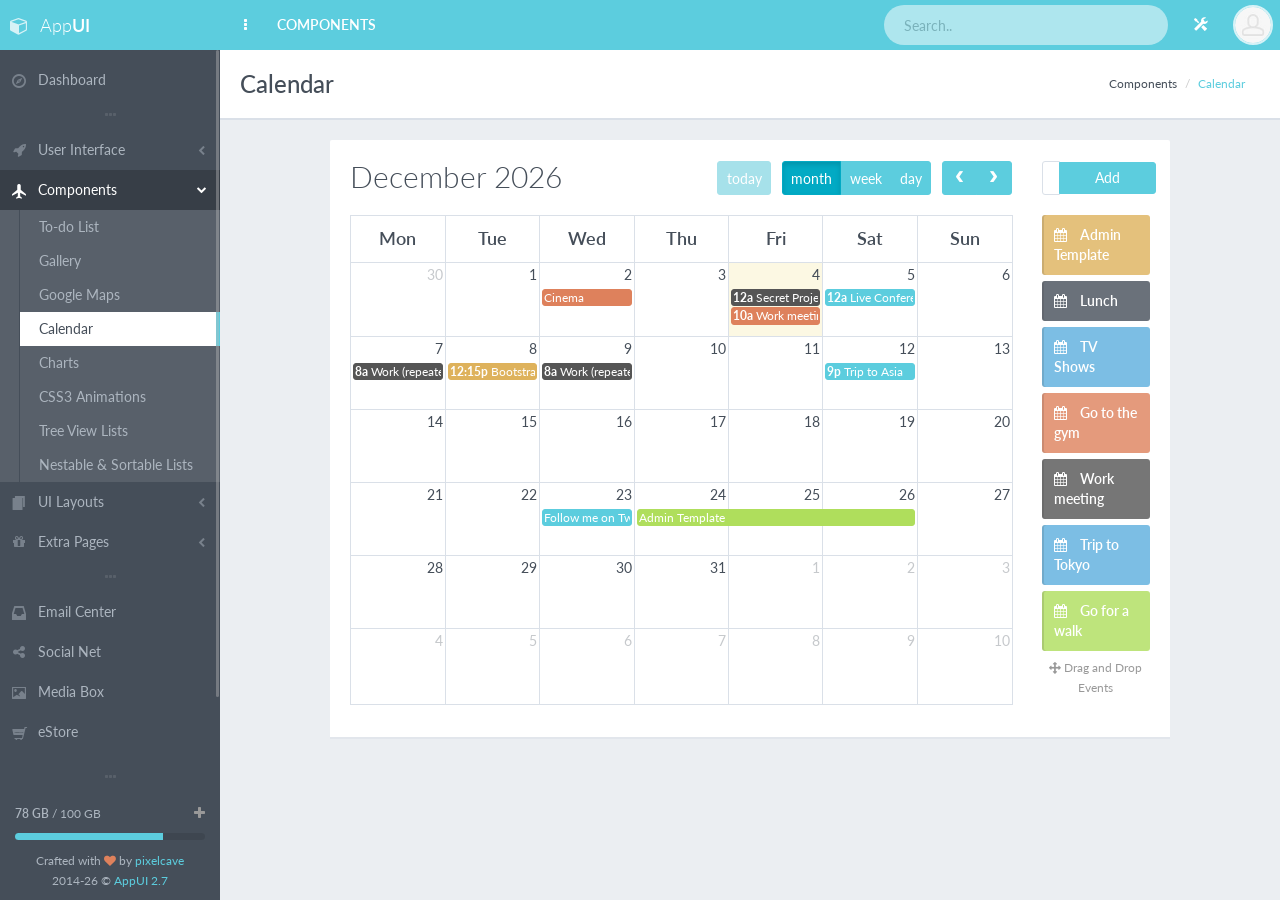
<file: WebContent/page_comp_calendar.html>
<!DOCTYPE html>
<!--[if IE 9]>         <html class="no-js lt-ie10" lang="en"> <![endif]-->
<!--[if gt IE 9]><!--> <html class="no-js" lang="en"> <!--<![endif]-->
    <head>
        <meta charset="utf-8">

        <title>AppUI - Web App Bootstrap Admin Template</title>

        <meta name="description" content="AppUI is a Web App Bootstrap Admin Template created by pixelcave and published on Themeforest">
        <meta name="author" content="pixelcave">
        <meta name="robots" content="noindex, nofollow">

        <meta name="viewport" content="width=device-width, initial-scale=1.0, maximum-scale=1.0, user-scalable=no">

        <!-- Icons -->
        <!-- The following icons can be replaced with your own, they are used by desktop and mobile browsers -->
        <link rel="shortcut icon" href="img/favicon.png">
        <link rel="apple-touch-icon" href="img/icon57.png" sizes="57x57">
        <link rel="apple-touch-icon" href="img/icon72.png" sizes="72x72">
        <link rel="apple-touch-icon" href="img/icon76.png" sizes="76x76">
        <link rel="apple-touch-icon" href="img/icon114.png" sizes="114x114">
        <link rel="apple-touch-icon" href="img/icon120.png" sizes="120x120">
        <link rel="apple-touch-icon" href="img/icon144.png" sizes="144x144">
        <link rel="apple-touch-icon" href="img/icon152.png" sizes="152x152">
        <link rel="apple-touch-icon" href="img/icon180.png" sizes="180x180">
        <!-- END Icons -->

        <!-- Stylesheets -->
        <!-- Bootstrap is included in its original form, unaltered -->
        <link rel="stylesheet" href="css/bootstrap.min.css">

        <!-- Related styles of various icon packs and plugins -->
        <link rel="stylesheet" href="css/plugins.css">

        <!-- The main stylesheet of this template. All Bootstrap overwrites are defined in here -->
        <link rel="stylesheet" href="css/main.css">

        <!-- Include a specific file here from css/themes/ folder to alter the default theme of the template -->

        <!-- The themes stylesheet of this template (for using specific theme color in individual elements - must included last) -->
        <link rel="stylesheet" href="css/themes.css">
        <!-- END Stylesheets -->

        <!-- Modernizr (browser feature detection library) -->
        <script src="js/vendor/modernizr-3.3.1.min.js"></script>
    </head>
    <body>
        <!-- Page Wrapper -->
        <!-- In the PHP version you can set the following options from inc/config file -->
        <!--
            Available classes:

            'page-loading'      enables page preloader
        -->
        <div id="page-wrapper" class="page-loading">
            <!-- Preloader -->
            <!-- Preloader functionality (initialized in js/app.js) - pageLoading() -->
            <!-- Used only if page preloader enabled from inc/config (PHP version) or the class 'page-loading' is added in #page-wrapper element (HTML version) -->
            <div class="preloader">
                <div class="inner">
                    <!-- Animation spinner for all modern browsers -->
                    <div class="preloader-spinner themed-background hidden-lt-ie10"></div>

                    <!-- Text for IE9 -->
                    <h3 class="text-primary visible-lt-ie10"><strong>Loading..</strong></h3>
                </div>
            </div>
            <!-- END Preloader -->

            <!-- Page Container -->
            <!-- In the PHP version you can set the following options from inc/config file -->
            <!--
                Available #page-container classes:

                'sidebar-light'                                 for a light main sidebar (You can add it along with any other class)

                'sidebar-visible-lg-mini'                       main sidebar condensed - Mini Navigation (> 991px)
                'sidebar-visible-lg-full'                       main sidebar full - Full Navigation (> 991px)

                'sidebar-alt-visible-lg'                        alternative sidebar visible by default (> 991px) (You can add it along with any other class)

                'header-fixed-top'                              has to be added only if the class 'navbar-fixed-top' was added on header.navbar
                'header-fixed-bottom'                           has to be added only if the class 'navbar-fixed-bottom' was added on header.navbar

                'fixed-width'                                   for a fixed width layout (can only be used with a static header/main sidebar layout)

                'enable-cookies'                                enables cookies for remembering active color theme when changed from the sidebar links (You can add it along with any other class)
            -->
            <div id="page-container" class="header-fixed-top sidebar-visible-lg-full">
                <!-- Alternative Sidebar -->
                <div id="sidebar-alt" tabindex="-1" aria-hidden="true">
                    <!-- Toggle Alternative Sidebar Button (visible only in static layout) -->
                    <a href="javascript:void(0)" id="sidebar-alt-close" onclick="App.sidebar('toggle-sidebar-alt');"><i class="fa fa-times"></i></a>

                    <!-- Wrapper for scrolling functionality -->
                    <div id="sidebar-scroll-alt">
                        <!-- Sidebar Content -->
                        <div class="sidebar-content">
                            <!-- Profile -->
                            <div class="sidebar-section">
                                <h2 class="text-light">Profile</h2>
                                <form action="index.html" method="post" class="form-control-borderless" onsubmit="return false;">
                                    <div class="form-group">
                                        <label for="side-profile-name">Name</label>
                                        <input type="text" id="side-profile-name" name="side-profile-name" class="form-control" value="John Doe">
                                    </div>
                                    <div class="form-group">
                                        <label for="side-profile-email">Email</label>
                                        <input type="email" id="side-profile-email" name="side-profile-email" class="form-control" value="john.doe@example.com">
                                    </div>
                                    <div class="form-group">
                                        <label for="side-profile-password">New Password</label>
                                        <input type="password" id="side-profile-password" name="side-profile-password" class="form-control">
                                    </div>
                                    <div class="form-group">
                                        <label for="side-profile-password-confirm">Confirm New Password</label>
                                        <input type="password" id="side-profile-password-confirm" name="side-profile-password-confirm" class="form-control">
                                    </div>
                                    <div class="form-group remove-margin">
                                        <button type="submit" class="btn btn-effect-ripple btn-primary" onclick="App.sidebar('close-sidebar-alt');">Save</button>
                                    </div>
                                </form>
                            </div>
                            <!-- END Profile -->

                            <!-- Settings -->
                            <div class="sidebar-section">
                                <h2 class="text-light">Settings</h2>
                                <form action="index.html" method="post" class="form-horizontal form-control-borderless" onsubmit="return false;">
                                    <div class="form-group">
                                        <label class="col-xs-7 control-label-fixed">Notifications</label>
                                        <div class="col-xs-5">
                                            <label class="switch switch-success"><input type="checkbox" checked><span></span></label>
                                        </div>
                                    </div>
                                    <div class="form-group">
                                        <label class="col-xs-7 control-label-fixed">Public Profile</label>
                                        <div class="col-xs-5">
                                            <label class="switch switch-success"><input type="checkbox" checked><span></span></label>
                                        </div>
                                    </div>
                                    <div class="form-group">
                                        <label class="col-xs-7 control-label-fixed">Enable API</label>
                                        <div class="col-xs-5">
                                            <label class="switch switch-success"><input type="checkbox"><span></span></label>
                                        </div>
                                    </div>
                                    <div class="form-group remove-margin">
                                        <button type="submit" class="btn btn-effect-ripple btn-primary" onclick="App.sidebar('close-sidebar-alt');">Save</button>
                                    </div>
                                </form>
                            </div>
                            <!-- END Settings -->
                        </div>
                        <!-- END Sidebar Content -->
                    </div>
                    <!-- END Wrapper for scrolling functionality -->
                </div>
                <!-- END Alternative Sidebar -->

                <!-- Main Sidebar -->
                <div id="sidebar">
                    <!-- Sidebar Brand -->
                    <div id="sidebar-brand" class="themed-background">
                        <a href="index.html" class="sidebar-title">
                            <i class="fa fa-cube"></i> <span class="sidebar-nav-mini-hide">App<strong>UI</strong></span>
                        </a>
                    </div>
                    <!-- END Sidebar Brand -->

                    <!-- Wrapper for scrolling functionality -->
                    <div id="sidebar-scroll">
                        <!-- Sidebar Content -->
                        <div class="sidebar-content">
                            <!-- Sidebar Navigation -->
                            <ul class="sidebar-nav">
                                <li>
                                    <a href="index.html"><i class="gi gi-compass sidebar-nav-icon"></i><span class="sidebar-nav-mini-hide">Dashboard</span></a>
                                </li>
                                <li class="sidebar-separator">
                                    <i class="fa fa-ellipsis-h"></i>
                                </li>
                                <li>
                                    <a href="#" class="sidebar-nav-menu"><i class="fa fa-chevron-left sidebar-nav-indicator sidebar-nav-mini-hide"></i><i class="fa fa-rocket sidebar-nav-icon"></i><span class="sidebar-nav-mini-hide">User Interface</span></a>
                                    <ul>
                                        <li>
                                            <a href="page_ui_widgets.html">Widgets</a>
                                        </li>
                                        <li>
                                            <a href="#" class="sidebar-nav-submenu"><i class="fa fa-chevron-left sidebar-nav-indicator"></i>Elements</a>
                                            <ul>
                                                <li>
                                                    <a href="page_ui_blocks_grid.html">Blocks &amp; Grid</a>
                                                </li>
                                                <li>
                                                    <a href="page_ui_typography.html">Typography</a>
                                                </li>
                                                <li>
                                                    <a href="page_ui_buttons_dropdowns.html">Buttons &amp; Dropdowns</a>
                                                </li>
                                                <li>
                                                    <a href="page_ui_navigation_more.html">Navigation &amp; More</a>
                                                </li>
                                                <li>
                                                    <a href="page_ui_progress_loading.html">Progress &amp; Loading</a>
                                                </li>
                                                <li>
                                                    <a href="page_ui_tables.html">Tables</a>
                                                </li>
                                            </ul>
                                        </li>
                                        <li>
                                            <a href="#" class="sidebar-nav-submenu"><i class="fa fa-chevron-left sidebar-nav-indicator"></i>Forms</a>
                                            <ul>
                                                <li>
                                                    <a href="page_forms_components.html">Components</a>
                                                </li>
                                                <li>
                                                    <a href="page_forms_wizard.html">Wizard</a>
                                                </li>
                                                <li>
                                                    <a href="page_forms_validation.html">Validation</a>
                                                </li>
                                            </ul>
                                        </li>
                                        <li>
                                            <a href="#" class="sidebar-nav-submenu"><i class="fa fa-chevron-left sidebar-nav-indicator"></i>Icon Packs</a>
                                            <ul>
                                                <li>
                                                    <a href="page_ui_icons_fontawesome.html">Font Awesome</a>
                                                </li>
                                                <li>
                                                    <a href="page_ui_icons_glyphicons_pro.html">Glyphicons Pro</a>
                                                </li>
                                            </ul>
                                        </li>
                                    </ul>
                                </li>
                                <li class="active">
                                    <a href="#" class="sidebar-nav-menu"><i class="fa fa-chevron-left sidebar-nav-indicator sidebar-nav-mini-hide"></i><i class="gi gi-airplane sidebar-nav-icon"></i><span class="sidebar-nav-mini-hide">Components</span></a>
                                    <ul>
                                        <li>
                                            <a href="page_comp_todo.html">To-do List</a>
                                        </li>
                                        <li>
                                            <a href="page_comp_gallery.html">Gallery</a>
                                        </li>
                                        <li>
                                            <a href="page_comp_maps.html">Google Maps</a>
                                        </li>
                                        <li>
                                            <a href="page_comp_calendar.html" class=" active">Calendar</a>
                                        </li>
                                        <li>
                                            <a href="page_comp_charts.html">Charts</a>
                                        </li>
                                        <li>
                                            <a href="page_comp_animations.html">CSS3 Animations</a>
                                        </li>
                                        <li>
                                            <a href="page_comp_tree.html">Tree View Lists</a>
                                        </li>
                                        <li>
                                            <a href="page_comp_nestable.html">Nestable &amp; Sortable Lists</a>
                                        </li>
                                    </ul>
                                </li>
                                <li>
                                    <a href="#" class="sidebar-nav-menu"><i class="fa fa-chevron-left sidebar-nav-indicator sidebar-nav-mini-hide"></i><i class="gi gi-more_items sidebar-nav-icon"></i><span class="sidebar-nav-mini-hide">UI Layouts</span></a>
                                    <ul>
                                        <li>
                                            <a href="page_layout_static.html">Static</a>
                                        </li>
                                        <li>
                                            <a href="page_layout_static_fixed_width.html">Static Fixed Width</a>
                                        </li>
                                        <li>
                                            <a href="page_layout_fixed_top.html">Top Header (Fixed)</a>
                                        </li>
                                        <li>
                                            <a href="page_layout_fixed_bottom.html">Bottom Header (Fixed)</a>
                                        </li>
                                        <li>
                                            <a href="page_layout_static_sidebar_mini.html">Sidebar Mini (Static)</a>
                                        </li>
                                        <li>
                                            <a href="page_layout_fixed_sidebar_mini.html">Sidebar Mini (Fixed)</a>
                                        </li>
                                        <li>
                                            <a href="page_layout_alternative_sidebar_visible.html">Visible Alternative Sidebar</a>
                                        </li>
                                    </ul>
                                </li>
                                <li>
                                    <a href="#" class="sidebar-nav-menu"><i class="fa fa-chevron-left sidebar-nav-indicator sidebar-nav-mini-hide"></i><i class="fa fa-gift sidebar-nav-icon"></i><span class="sidebar-nav-mini-hide">Extra Pages</span></a>
                                    <ul>
                                        <li>
                                            <a href="#" class="sidebar-nav-submenu"><i class="fa fa-chevron-left sidebar-nav-indicator"></i>Base</a>
                                            <ul>
                                                <li>
                                                    <a href="page_ready_blank.html">Blank</a>
                                                </li>
                                                <li>
                                                    <a href="page_ready_error.html">Error</a>
                                                </li>
                                                <li>
                                                    <a href="page_ready_search_results.html">Search Results (5)</a>
                                                </li>
                                                <li>
                                                    <a href="page_ready_faq.html">FAQ</a>
                                                </li>
                                                <li>
                                                    <a href="page_ready_invoice.html">Invoice</a>
                                                </li>
                                            </ul>
                                        </li>
                                        <li>
                                            <a href="#" class="sidebar-nav-submenu"><i class="fa fa-chevron-left sidebar-nav-indicator"></i>Web Application</a>
                                            <ul>
                                                <li>
                                                    <a href="page_ready_profile.html">User Profile</a>
                                                </li>
                                                <li>
                                                    <a href="page_ready_forum.html">Forum (3)</a>
                                                </li>
                                                <li>
                                                    <a href="page_ready_pricing_tables.html">Pricing Tables</a>
                                                </li>
                                                <li>
                                                    <a href="page_ready_article.html">Article</a>
                                                </li>
                                                <li>
                                                    <a href="page_ready_timeline.html">Timeline</a>
                                                </li>
                                                <li>
                                                    <a href="page_ready_contacts.html">Contacts</a>
                                                </li>
                                                <li>
                                                    <a href="page_ready_tickets.html">Tickets</a>
                                                </li>
                                            </ul>
                                        </li>
                                        <li>
                                            <a href="#" class="sidebar-nav-submenu"><i class="fa fa-chevron-left sidebar-nav-indicator"></i>Login, Register &amp; Lock</a>
                                            <ul>
                                                <li>
                                                    <a href="page_ready_login.html">Login</a>
                                                </li>
                                                <li>
                                                    <a href="page_ready_login2.html">Login 2</a>
                                                </li>
                                                <li>
                                                    <a href="page_ready_reminder.html">Password Reminder</a>
                                                </li>
                                                <li>
                                                    <a href="page_ready_register.html">Register</a>
                                                </li>
                                                <li>
                                                    <a href="page_ready_lock_screen.html">Lock Screen</a>
                                                </li>
                                            </ul>
                                        </li>
                                    </ul>
                                </li>
                                <li class="sidebar-separator">
                                    <i class="fa fa-ellipsis-h"></i>
                                </li>
                                <li>
                                    <a href="page_app_email.html"><i class="gi gi-inbox sidebar-nav-icon"></i><span class="sidebar-nav-mini-hide">Email Center</span></a>
                                </li>
                                <li>
                                    <a href="page_app_social.html"><i class="fa fa-share-alt sidebar-nav-icon"></i><span class="sidebar-nav-mini-hide">Social Net</span></a>
                                </li>
                                <li>
                                    <a href="page_app_media.html"><i class="gi gi-picture sidebar-nav-icon"></i><span class="sidebar-nav-mini-hide">Media Box</span></a>
                                </li>
                                <li>
                                    <a href="page_app_estore.html"><i class="gi gi-shopping_cart sidebar-nav-icon"></i><span class="sidebar-nav-mini-hide">eStore</span></a>
                                </li>
                            </ul>
                            <!-- END Sidebar Navigation -->

                            <!-- Color Themes -->
                            <!-- Preview a theme on a page functionality can be found in js/app.js - colorThemePreview() -->
                            <div class="sidebar-section sidebar-nav-mini-hide">
                                <div class="sidebar-separator push">
                                    <i class="fa fa-ellipsis-h"></i>
                                </div>
                                <ul class="sidebar-themes clearfix">
                                    <li>
                                        <a href="javascript:void(0)" class="themed-background-default" data-toggle="tooltip" title="Default" data-theme="default" data-theme-navbar="navbar-inverse" data-theme-sidebar="">
                                            <span class="section-side themed-background-dark-default"></span>
                                            <span class="section-content"></span>
                                        </a>
                                    </li>
                                    <li>
                                        <a href="javascript:void(0)" class="themed-background-classy" data-toggle="tooltip" title="Classy" data-theme="css/themes/classy.css" data-theme-navbar="navbar-inverse" data-theme-sidebar="">
                                            <span class="section-side themed-background-dark-classy"></span>
                                            <span class="section-content"></span>
                                        </a>
                                    </li>
                                    <li>
                                        <a href="javascript:void(0)" class="themed-background-social" data-toggle="tooltip" title="Social" data-theme="css/themes/social.css" data-theme-navbar="navbar-inverse" data-theme-sidebar="">
                                            <span class="section-side themed-background-dark-social"></span>
                                            <span class="section-content"></span>
                                        </a>
                                    </li>
                                    <li>
                                        <a href="javascript:void(0)" class="themed-background-flat" data-toggle="tooltip" title="Flat" data-theme="css/themes/flat.css" data-theme-navbar="navbar-inverse" data-theme-sidebar="">
                                            <span class="section-side themed-background-dark-flat"></span>
                                            <span class="section-content"></span>
                                        </a>
                                    </li>
                                    <li>
                                        <a href="javascript:void(0)" class="themed-background-amethyst" data-toggle="tooltip" title="Amethyst" data-theme="css/themes/amethyst.css" data-theme-navbar="navbar-inverse" data-theme-sidebar="">
                                            <span class="section-side themed-background-dark-amethyst"></span>
                                            <span class="section-content"></span>
                                        </a>
                                    </li>
                                    <li>
                                        <a href="javascript:void(0)" class="themed-background-creme" data-toggle="tooltip" title="Creme" data-theme="css/themes/creme.css" data-theme-navbar="navbar-inverse" data-theme-sidebar="">
                                            <span class="section-side themed-background-dark-creme"></span>
                                            <span class="section-content"></span>
                                        </a>
                                    </li>
                                    <li>
                                        <a href="javascript:void(0)" class="themed-background-passion" data-toggle="tooltip" title="Passion" data-theme="css/themes/passion.css" data-theme-navbar="navbar-inverse" data-theme-sidebar="">
                                            <span class="section-side themed-background-dark-passion"></span>
                                            <span class="section-content"></span>
                                        </a>
                                    </li>
                                    <li>
                                        <a href="javascript:void(0)" class="themed-background-default" data-toggle="tooltip" title="Default + Light Sidebar" data-theme="default" data-theme-navbar="navbar-inverse" data-theme-sidebar="sidebar-light">
                                            <span class="section-side"></span>
                                            <span class="section-content"></span>
                                        </a>
                                    </li>
                                    <li>
                                        <a href="javascript:void(0)" class="themed-background-classy" data-toggle="tooltip" title="Classy + Light Sidebar" data-theme="css/themes/classy.css" data-theme-navbar="navbar-inverse" data-theme-sidebar="sidebar-light">
                                            <span class="section-side"></span>
                                            <span class="section-content"></span>
                                        </a>
                                    </li>
                                    <li>
                                        <a href="javascript:void(0)" class="themed-background-social" data-toggle="tooltip" title="Social + Light Sidebar" data-theme="css/themes/social.css" data-theme-navbar="navbar-inverse" data-theme-sidebar="sidebar-light">
                                            <span class="section-side"></span>
                                            <span class="section-content"></span>
                                        </a>
                                    </li>
                                    <li>
                                        <a href="javascript:void(0)" class="themed-background-flat" data-toggle="tooltip" title="Flat + Light Sidebar" data-theme="css/themes/flat.css" data-theme-navbar="navbar-inverse" data-theme-sidebar="sidebar-light">
                                            <span class="section-side"></span>
                                            <span class="section-content"></span>
                                        </a>
                                    </li>
                                    <li>
                                        <a href="javascript:void(0)" class="themed-background-amethyst" data-toggle="tooltip" title="Amethyst + Light Sidebar" data-theme="css/themes/amethyst.css" data-theme-navbar="navbar-inverse" data-theme-sidebar="sidebar-light">
                                            <span class="section-side"></span>
                                            <span class="section-content"></span>
                                        </a>
                                    </li>
                                    <li>
                                        <a href="javascript:void(0)" class="themed-background-creme" data-toggle="tooltip" title="Creme + Light Sidebar" data-theme="css/themes/creme.css" data-theme-navbar="navbar-inverse" data-theme-sidebar="sidebar-light">
                                            <span class="section-side"></span>
                                            <span class="section-content"></span>
                                        </a>
                                    </li>
                                    <li>
                                        <a href="javascript:void(0)" class="themed-background-passion" data-toggle="tooltip" title="Passion + Light Sidebar" data-theme="css/themes/passion.css" data-theme-navbar="navbar-inverse" data-theme-sidebar="sidebar-light">
                                            <span class="section-side"></span>
                                            <span class="section-content"></span>
                                        </a>
                                    </li>
                                    <li>
                                        <a href="javascript:void(0)" class="themed-background-default" data-toggle="tooltip" title="Default + Light Header" data-theme="default" data-theme-navbar="navbar-default" data-theme-sidebar="">
                                            <span class="section-header"></span>
                                            <span class="section-side themed-background-dark-default"></span>
                                            <span class="section-content"></span>
                                        </a>
                                    </li>
                                    <li>
                                        <a href="javascript:void(0)" class="themed-background-classy" data-toggle="tooltip" title="Classy + Light Header" data-theme="css/themes/classy.css" data-theme-navbar="navbar-default" data-theme-sidebar="">
                                            <span class="section-header"></span>
                                            <span class="section-side themed-background-dark-classy"></span>
                                            <span class="section-content"></span>
                                        </a>
                                    </li>
                                    <li>
                                        <a href="javascript:void(0)" class="themed-background-social" data-toggle="tooltip" title="Social + Light Header" data-theme="css/themes/social.css" data-theme-navbar="navbar-default" data-theme-sidebar="">
                                            <span class="section-header"></span>
                                            <span class="section-side themed-background-dark-social"></span>
                                            <span class="section-content"></span>
                                        </a>
                                    </li>
                                    <li>
                                        <a href="javascript:void(0)" class="themed-background-flat" data-toggle="tooltip" title="Flat + Light Header" data-theme="css/themes/flat.css" data-theme-navbar="navbar-default" data-theme-sidebar="">
                                            <span class="section-header"></span>
                                            <span class="section-side themed-background-dark-flat"></span>
                                            <span class="section-content"></span>
                                        </a>
                                    </li>
                                    <li>
                                        <a href="javascript:void(0)" class="themed-background-amethyst" data-toggle="tooltip" title="Amethyst + Light Header" data-theme="css/themes/amethyst.css" data-theme-navbar="navbar-default" data-theme-sidebar="">
                                            <span class="section-header"></span>
                                            <span class="section-side themed-background-dark-amethyst"></span>
                                            <span class="section-content"></span>
                                        </a>
                                    </li>
                                    <li>
                                        <a href="javascript:void(0)" class="themed-background-creme" data-toggle="tooltip" title="Creme + Light Header" data-theme="css/themes/creme.css" data-theme-navbar="navbar-default" data-theme-sidebar="">
                                            <span class="section-header"></span>
                                            <span class="section-side themed-background-dark-creme"></span>
                                            <span class="section-content"></span>
                                        </a>
                                    </li>
                                    <li>
                                        <a href="javascript:void(0)" class="themed-background-passion" data-toggle="tooltip" title="Passion + Light Header" data-theme="css/themes/passion.css" data-theme-navbar="navbar-default" data-theme-sidebar="">
                                            <span class="section-header"></span>
                                            <span class="section-side themed-background-dark-passion"></span>
                                            <span class="section-content"></span>
                                        </a>
                                    </li>
                                </ul>
                            </div>
                            <!-- END Color Themes -->
                        </div>
                        <!-- END Sidebar Content -->
                    </div>
                    <!-- END Wrapper for scrolling functionality -->

                    <!-- Sidebar Extra Info -->
                    <div id="sidebar-extra-info" class="sidebar-content sidebar-nav-mini-hide">
                        <div class="push-bit">
                            <span class="pull-right">
                                <a href="javascript:void(0)" class="text-muted"><i class="fa fa-plus"></i></a>
                            </span>
                            <small><strong>78 GB</strong> / 100 GB</small>
                        </div>
                        <div class="progress progress-mini push-bit">
                            <div class="progress-bar progress-bar-primary" role="progressbar" aria-valuenow="78" aria-valuemin="0" aria-valuemax="100" style="width: 78%"></div>
                        </div>
                        <div class="text-center">
                            <small>Crafted with <i class="fa fa-heart text-danger"></i> by <a href="http://goo.gl/vNS3I" target="_blank">pixelcave</a></small><br>
                            <small><span id="year-copy"></span> &copy; <a href="http://goo.gl/RcsdAh" target="_blank">AppUI 2.7</a></small>
                        </div>
                    </div>
                    <!-- END Sidebar Extra Info -->
                </div>
                <!-- END Main Sidebar -->

                <!-- Main Container -->
                <div id="main-container">
                    <!-- Header -->
                    <!-- In the PHP version you can set the following options from inc/config file -->
                    <!--
                        Available header.navbar classes:

                        'navbar-default'            for the default light header
                        'navbar-inverse'            for an alternative dark header

                        'navbar-fixed-top'          for a top fixed header (fixed main sidebar with scroll will be auto initialized, functionality can be found in js/app.js - handleSidebar())
                            'header-fixed-top'      has to be added on #page-container only if the class 'navbar-fixed-top' was added

                        'navbar-fixed-bottom'       for a bottom fixed header (fixed main sidebar with scroll will be auto initialized, functionality can be found in js/app.js - handleSidebar()))
                            'header-fixed-bottom'   has to be added on #page-container only if the class 'navbar-fixed-bottom' was added
                    -->
                    <header class="navbar navbar-inverse navbar-fixed-top">
                        <!-- Left Header Navigation -->
                        <ul class="nav navbar-nav-custom">
                            <!-- Main Sidebar Toggle Button -->
                            <li>
                                <a href="javascript:void(0)" onclick="App.sidebar('toggle-sidebar');this.blur();">
                                    <i class="fa fa-ellipsis-v fa-fw animation-fadeInRight" id="sidebar-toggle-mini"></i>
                                    <i class="fa fa-bars fa-fw animation-fadeInRight" id="sidebar-toggle-full"></i>
                                </a>
                            </li>
                            <!-- END Main Sidebar Toggle Button -->

                            <!-- Header Link -->
                            <li class="hidden-xs animation-fadeInQuick">
                                <a href=""><strong>COMPONENTS</strong></a>
                            </li>
                            <!-- END Header Link -->
                        </ul>
                        <!-- END Left Header Navigation -->

                        <!-- Right Header Navigation -->
                        <ul class="nav navbar-nav-custom pull-right">
                            <!-- Search Form -->
                            <li>
                                <form action="page_ready_search_results.html" method="post" class="navbar-form-custom">
                                    <input type="text" id="top-search" name="top-search" class="form-control" placeholder="Search..">
                                </form>
                            </li>
                            <!-- END Search Form -->

                            <!-- Alternative Sidebar Toggle Button -->
                            <li>
                                <a href="javascript:void(0)" onclick="App.sidebar('toggle-sidebar-alt');this.blur();">
                                    <i class="gi gi-settings"></i>
                                </a>
                            </li>
                            <!-- END Alternative Sidebar Toggle Button -->

                            <!-- User Dropdown -->
                            <li class="dropdown">
                                <a href="javascript:void(0)" class="dropdown-toggle" data-toggle="dropdown">
                                    <img src="img/placeholders/avatars/avatar9.jpg" alt="avatar">
                                </a>
                                <ul class="dropdown-menu dropdown-menu-right">
                                    <li class="dropdown-header">
                                        <strong>ADMINISTRATOR</strong>
                                    </li>
                                    <li>
                                        <a href="page_app_email.html">
                                            <i class="fa fa-inbox fa-fw pull-right"></i>
                                            Inbox
                                        </a>
                                    </li>
                                    <li>
                                        <a href="page_app_social.html">
                                            <i class="fa fa-pencil-square fa-fw pull-right"></i>
                                            Profile
                                        </a>
                                    </li>
                                    <li>
                                        <a href="page_app_media.html">
                                            <i class="fa fa-picture-o fa-fw pull-right"></i>
                                            Media Manager
                                        </a>
                                    </li>
                                    <li class="divider"><li>
                                    <li>
                                        <a href="javascript:void(0)" onclick="App.sidebar('toggle-sidebar-alt');">
                                            <i class="gi gi-settings fa-fw pull-right"></i>
                                            Settings
                                        </a>
                                    </li>
                                    <li>
                                        <a href="page_ready_lock_screen.html">
                                            <i class="gi gi-lock fa-fw pull-right"></i>
                                            Lock Account
                                        </a>
                                    </li>
                                    <li>
                                        <a href="page_ready_login.html">
                                            <i class="fa fa-power-off fa-fw pull-right"></i>
                                            Log out
                                        </a>
                                    </li>
                                </ul>
                            </li>
                            <!-- END User Dropdown -->
                        </ul>
                        <!-- END Right Header Navigation -->
                    </header>
                    <!-- END Header -->

                    <!-- Page content -->
                    <div id="page-content">
                        <!-- Calendar Header -->
                        <div class="content-header">
                            <div class="row">
                                <div class="col-sm-6">
                                    <div class="header-section">
                                        <h1>Calendar</h1>
                                    </div>
                                </div>
                                <div class="col-sm-6 hidden-xs">
                                    <div class="header-section">
                                        <ul class="breadcrumb breadcrumb-top">
                                            <li>Components</li>
                                            <li><a href="">Calendar</a></li>
                                        </ul>
                                    </div>
                                </div>
                            </div>
                        </div>
                        <!-- END Calendar Header -->

                        <!-- FullCalendar Block -->
                        <div class="block full">
                            <div class="row">
                                <div class="col-md-3 col-md-push-9 col-lg-2 col-lg-push-10">
                                    <div class="block-section">
                                        <!-- Add event functionality (initialized in js/pages/compCalendar.js) -->
                                        <form>
                                            <div class="input-group">
                                                <input type="text" id="add-event" name="add-event" class="form-control" placeholder="What to do?">
                                                <div class="input-group-btn">
                                                    <button type="submit" id="add-event-btn" class="btn btn-effect-ripple btn-primary">Add</button>
                                                </div>
                                            </div>
                                        </form>
                                    </div>
                                    <div class="block-section">
                                        <ul class="calendar-events">
                                            <li class="themed-background-warning"><i class="fa fa-calendar"></i> Admin Template</li>
                                            <li class="themed-background-dark"><i class="fa fa-calendar"></i> Lunch</li>
                                            <li class="themed-background-info"><i class="fa fa-calendar"></i> TV Shows</li>
                                            <li class="themed-background-danger"><i class="fa fa-calendar"></i> Go to the gym</li>
                                            <li><i class="fa fa-calendar"></i> Work meeting</li>
                                            <li class="themed-background-info"><i class="fa fa-calendar"></i> Trip to Tokyo</li>
                                            <li class="themed-background-success"><i class="fa fa-calendar"></i> Go for a walk</li>
                                        </ul>
                                        <div class="block-section text-center text-muted">
                                            <small><i class="fa fa-arrows"></i> Drag and Drop Events</small>
                                        </div>
                                    </div>
                                </div>
                                <div class="col-md-9 col-md-pull-3 col-lg-10 col-lg-pull-2">
                                    <!-- FullCalendar (initialized in js/pages/compCalendar.js), for more info and examples you can check out http://arshaw.com/fullcalendar/ -->
                                    <div id="calendar"></div>
                                </div>
                            </div>
                        </div>
                        <!-- END FullCalendar Block -->
                    </div>
                    <!-- END Page Content -->
                </div>
                <!-- END Main Container -->
            </div>
            <!-- END Page Container -->
        </div>
        <!-- END Page Wrapper -->

        <!-- jQuery, Bootstrap, jQuery plugins and Custom JS code -->
        <script src="js/vendor/jquery-2.2.4.min.js"></script>
        <script src="js/vendor/bootstrap.min.js"></script>
        <script src="js/plugins.js"></script>
        <script src="js/app.js"></script>

        <!-- Load and execute javascript code used only in this page -->
        <script src="js/pages/compCalendar.js"></script>
        <script>$(function(){ CompCalendar.init(); });</script>
    </body>
</html>
</file>
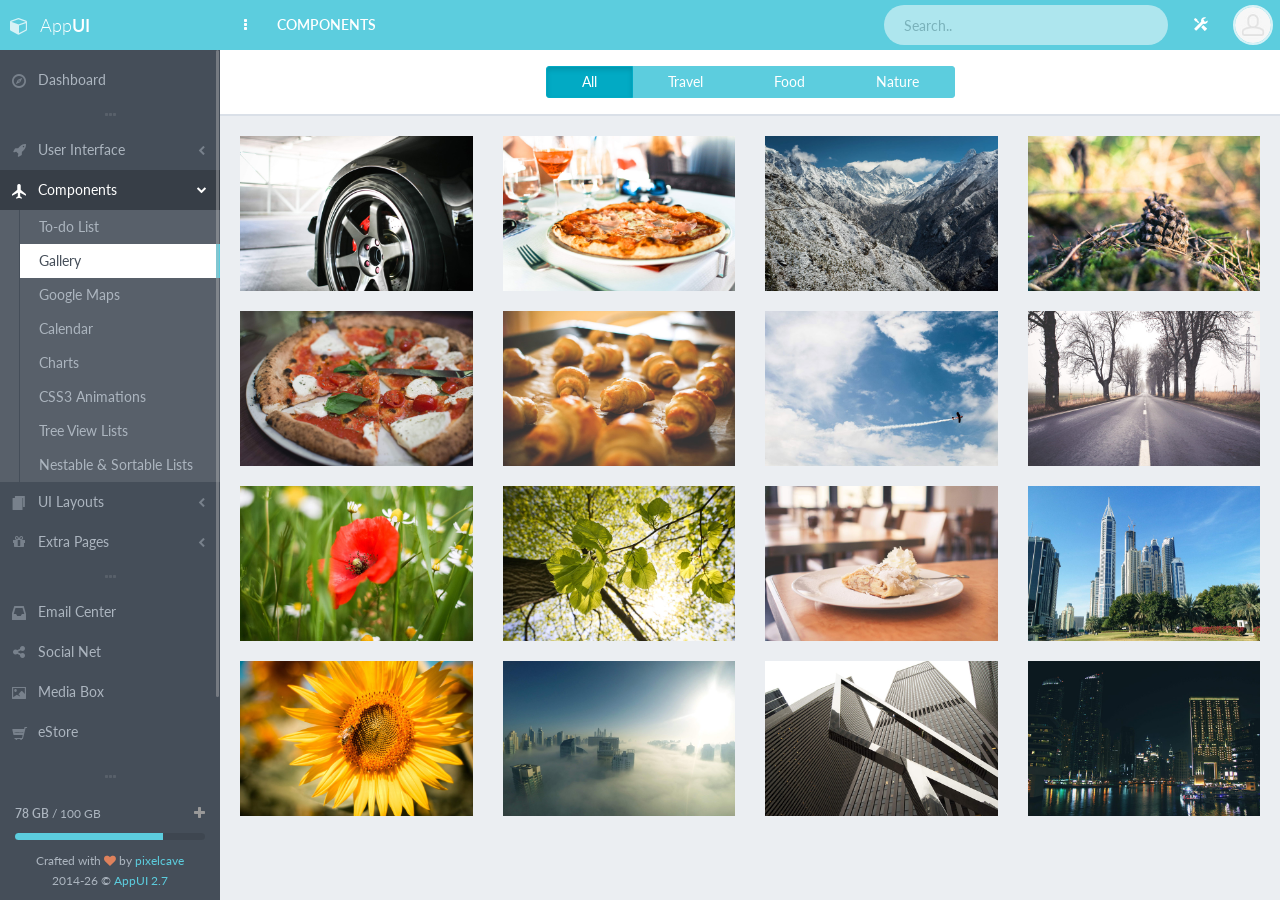
<file: WebContent/page_comp_gallery.html>
<!DOCTYPE html>
<!--[if IE 9]>         <html class="no-js lt-ie10" lang="en"> <![endif]-->
<!--[if gt IE 9]><!--> <html class="no-js" lang="en"> <!--<![endif]-->
    <head>
        <meta charset="utf-8">

        <title>AppUI - Web App Bootstrap Admin Template</title>

        <meta name="description" content="AppUI is a Web App Bootstrap Admin Template created by pixelcave and published on Themeforest">
        <meta name="author" content="pixelcave">
        <meta name="robots" content="noindex, nofollow">

        <meta name="viewport" content="width=device-width, initial-scale=1.0, maximum-scale=1.0, user-scalable=no">

        <!-- Icons -->
        <!-- The following icons can be replaced with your own, they are used by desktop and mobile browsers -->
        <link rel="shortcut icon" href="img/favicon.png">
        <link rel="apple-touch-icon" href="img/icon57.png" sizes="57x57">
        <link rel="apple-touch-icon" href="img/icon72.png" sizes="72x72">
        <link rel="apple-touch-icon" href="img/icon76.png" sizes="76x76">
        <link rel="apple-touch-icon" href="img/icon114.png" sizes="114x114">
        <link rel="apple-touch-icon" href="img/icon120.png" sizes="120x120">
        <link rel="apple-touch-icon" href="img/icon144.png" sizes="144x144">
        <link rel="apple-touch-icon" href="img/icon152.png" sizes="152x152">
        <link rel="apple-touch-icon" href="img/icon180.png" sizes="180x180">
        <!-- END Icons -->

        <!-- Stylesheets -->
        <!-- Bootstrap is included in its original form, unaltered -->
        <link rel="stylesheet" href="css/bootstrap.min.css">

        <!-- Related styles of various icon packs and plugins -->
        <link rel="stylesheet" href="css/plugins.css">

        <!-- The main stylesheet of this template. All Bootstrap overwrites are defined in here -->
        <link rel="stylesheet" href="css/main.css">

        <!-- Include a specific file here from css/themes/ folder to alter the default theme of the template -->

        <!-- The themes stylesheet of this template (for using specific theme color in individual elements - must included last) -->
        <link rel="stylesheet" href="css/themes.css">
        <!-- END Stylesheets -->

        <!-- Modernizr (browser feature detection library) -->
        <script src="js/vendor/modernizr-3.3.1.min.js"></script>
    </head>
    <body>
        <!-- Page Wrapper -->
        <!-- In the PHP version you can set the following options from inc/config file -->
        <!--
            Available classes:

            'page-loading'      enables page preloader
        -->
        <div id="page-wrapper" class="page-loading">
            <!-- Preloader -->
            <!-- Preloader functionality (initialized in js/app.js) - pageLoading() -->
            <!-- Used only if page preloader enabled from inc/config (PHP version) or the class 'page-loading' is added in #page-wrapper element (HTML version) -->
            <div class="preloader">
                <div class="inner">
                    <!-- Animation spinner for all modern browsers -->
                    <div class="preloader-spinner themed-background hidden-lt-ie10"></div>

                    <!-- Text for IE9 -->
                    <h3 class="text-primary visible-lt-ie10"><strong>Loading..</strong></h3>
                </div>
            </div>
            <!-- END Preloader -->

            <!-- Page Container -->
            <!-- In the PHP version you can set the following options from inc/config file -->
            <!--
                Available #page-container classes:

                'sidebar-light'                                 for a light main sidebar (You can add it along with any other class)

                'sidebar-visible-lg-mini'                       main sidebar condensed - Mini Navigation (> 991px)
                'sidebar-visible-lg-full'                       main sidebar full - Full Navigation (> 991px)

                'sidebar-alt-visible-lg'                        alternative sidebar visible by default (> 991px) (You can add it along with any other class)

                'header-fixed-top'                              has to be added only if the class 'navbar-fixed-top' was added on header.navbar
                'header-fixed-bottom'                           has to be added only if the class 'navbar-fixed-bottom' was added on header.navbar

                'fixed-width'                                   for a fixed width layout (can only be used with a static header/main sidebar layout)

                'enable-cookies'                                enables cookies for remembering active color theme when changed from the sidebar links (You can add it along with any other class)
            -->
            <div id="page-container" class="header-fixed-top sidebar-visible-lg-full">
                <!-- Alternative Sidebar -->
                <div id="sidebar-alt" tabindex="-1" aria-hidden="true">
                    <!-- Toggle Alternative Sidebar Button (visible only in static layout) -->
                    <a href="javascript:void(0)" id="sidebar-alt-close" onclick="App.sidebar('toggle-sidebar-alt');"><i class="fa fa-times"></i></a>

                    <!-- Wrapper for scrolling functionality -->
                    <div id="sidebar-scroll-alt">
                        <!-- Sidebar Content -->
                        <div class="sidebar-content">
                            <!-- Profile -->
                            <div class="sidebar-section">
                                <h2 class="text-light">Profile</h2>
                                <form action="index.html" method="post" class="form-control-borderless" onsubmit="return false;">
                                    <div class="form-group">
                                        <label for="side-profile-name">Name</label>
                                        <input type="text" id="side-profile-name" name="side-profile-name" class="form-control" value="John Doe">
                                    </div>
                                    <div class="form-group">
                                        <label for="side-profile-email">Email</label>
                                        <input type="email" id="side-profile-email" name="side-profile-email" class="form-control" value="john.doe@example.com">
                                    </div>
                                    <div class="form-group">
                                        <label for="side-profile-password">New Password</label>
                                        <input type="password" id="side-profile-password" name="side-profile-password" class="form-control">
                                    </div>
                                    <div class="form-group">
                                        <label for="side-profile-password-confirm">Confirm New Password</label>
                                        <input type="password" id="side-profile-password-confirm" name="side-profile-password-confirm" class="form-control">
                                    </div>
                                    <div class="form-group remove-margin">
                                        <button type="submit" class="btn btn-effect-ripple btn-primary" onclick="App.sidebar('close-sidebar-alt');">Save</button>
                                    </div>
                                </form>
                            </div>
                            <!-- END Profile -->

                            <!-- Settings -->
                            <div class="sidebar-section">
                                <h2 class="text-light">Settings</h2>
                                <form action="index.html" method="post" class="form-horizontal form-control-borderless" onsubmit="return false;">
                                    <div class="form-group">
                                        <label class="col-xs-7 control-label-fixed">Notifications</label>
                                        <div class="col-xs-5">
                                            <label class="switch switch-success"><input type="checkbox" checked><span></span></label>
                                        </div>
                                    </div>
                                    <div class="form-group">
                                        <label class="col-xs-7 control-label-fixed">Public Profile</label>
                                        <div class="col-xs-5">
                                            <label class="switch switch-success"><input type="checkbox" checked><span></span></label>
                                        </div>
                                    </div>
                                    <div class="form-group">
                                        <label class="col-xs-7 control-label-fixed">Enable API</label>
                                        <div class="col-xs-5">
                                            <label class="switch switch-success"><input type="checkbox"><span></span></label>
                                        </div>
                                    </div>
                                    <div class="form-group remove-margin">
                                        <button type="submit" class="btn btn-effect-ripple btn-primary" onclick="App.sidebar('close-sidebar-alt');">Save</button>
                                    </div>
                                </form>
                            </div>
                            <!-- END Settings -->
                        </div>
                        <!-- END Sidebar Content -->
                    </div>
                    <!-- END Wrapper for scrolling functionality -->
                </div>
                <!-- END Alternative Sidebar -->

                <!-- Main Sidebar -->
                <div id="sidebar">
                    <!-- Sidebar Brand -->
                    <div id="sidebar-brand" class="themed-background">
                        <a href="index.html" class="sidebar-title">
                            <i class="fa fa-cube"></i> <span class="sidebar-nav-mini-hide">App<strong>UI</strong></span>
                        </a>
                    </div>
                    <!-- END Sidebar Brand -->

                    <!-- Wrapper for scrolling functionality -->
                    <div id="sidebar-scroll">
                        <!-- Sidebar Content -->
                        <div class="sidebar-content">
                            <!-- Sidebar Navigation -->
                            <ul class="sidebar-nav">
                                <li>
                                    <a href="index.html"><i class="gi gi-compass sidebar-nav-icon"></i><span class="sidebar-nav-mini-hide">Dashboard</span></a>
                                </li>
                                <li class="sidebar-separator">
                                    <i class="fa fa-ellipsis-h"></i>
                                </li>
                                <li>
                                    <a href="#" class="sidebar-nav-menu"><i class="fa fa-chevron-left sidebar-nav-indicator sidebar-nav-mini-hide"></i><i class="fa fa-rocket sidebar-nav-icon"></i><span class="sidebar-nav-mini-hide">User Interface</span></a>
                                    <ul>
                                        <li>
                                            <a href="page_ui_widgets.html">Widgets</a>
                                        </li>
                                        <li>
                                            <a href="#" class="sidebar-nav-submenu"><i class="fa fa-chevron-left sidebar-nav-indicator"></i>Elements</a>
                                            <ul>
                                                <li>
                                                    <a href="page_ui_blocks_grid.html">Blocks &amp; Grid</a>
                                                </li>
                                                <li>
                                                    <a href="page_ui_typography.html">Typography</a>
                                                </li>
                                                <li>
                                                    <a href="page_ui_buttons_dropdowns.html">Buttons &amp; Dropdowns</a>
                                                </li>
                                                <li>
                                                    <a href="page_ui_navigation_more.html">Navigation &amp; More</a>
                                                </li>
                                                <li>
                                                    <a href="page_ui_progress_loading.html">Progress &amp; Loading</a>
                                                </li>
                                                <li>
                                                    <a href="page_ui_tables.html">Tables</a>
                                                </li>
                                            </ul>
                                        </li>
                                        <li>
                                            <a href="#" class="sidebar-nav-submenu"><i class="fa fa-chevron-left sidebar-nav-indicator"></i>Forms</a>
                                            <ul>
                                                <li>
                                                    <a href="page_forms_components.html">Components</a>
                                                </li>
                                                <li>
                                                    <a href="page_forms_wizard.html">Wizard</a>
                                                </li>
                                                <li>
                                                    <a href="page_forms_validation.html">Validation</a>
                                                </li>
                                            </ul>
                                        </li>
                                        <li>
                                            <a href="#" class="sidebar-nav-submenu"><i class="fa fa-chevron-left sidebar-nav-indicator"></i>Icon Packs</a>
                                            <ul>
                                                <li>
                                                    <a href="page_ui_icons_fontawesome.html">Font Awesome</a>
                                                </li>
                                                <li>
                                                    <a href="page_ui_icons_glyphicons_pro.html">Glyphicons Pro</a>
                                                </li>
                                            </ul>
                                        </li>
                                    </ul>
                                </li>
                                <li class="active">
                                    <a href="#" class="sidebar-nav-menu"><i class="fa fa-chevron-left sidebar-nav-indicator sidebar-nav-mini-hide"></i><i class="gi gi-airplane sidebar-nav-icon"></i><span class="sidebar-nav-mini-hide">Components</span></a>
                                    <ul>
                                        <li>
                                            <a href="page_comp_todo.html">To-do List</a>
                                        </li>
                                        <li>
                                            <a href="page_comp_gallery.html" class=" active">Gallery</a>
                                        </li>
                                        <li>
                                            <a href="page_comp_maps.html">Google Maps</a>
                                        </li>
                                        <li>
                                            <a href="page_comp_calendar.html">Calendar</a>
                                        </li>
                                        <li>
                                            <a href="page_comp_charts.html">Charts</a>
                                        </li>
                                        <li>
                                            <a href="page_comp_animations.html">CSS3 Animations</a>
                                        </li>
                                        <li>
                                            <a href="page_comp_tree.html">Tree View Lists</a>
                                        </li>
                                        <li>
                                            <a href="page_comp_nestable.html">Nestable &amp; Sortable Lists</a>
                                        </li>
                                    </ul>
                                </li>
                                <li>
                                    <a href="#" class="sidebar-nav-menu"><i class="fa fa-chevron-left sidebar-nav-indicator sidebar-nav-mini-hide"></i><i class="gi gi-more_items sidebar-nav-icon"></i><span class="sidebar-nav-mini-hide">UI Layouts</span></a>
                                    <ul>
                                        <li>
                                            <a href="page_layout_static.html">Static</a>
                                        </li>
                                        <li>
                                            <a href="page_layout_static_fixed_width.html">Static Fixed Width</a>
                                        </li>
                                        <li>
                                            <a href="page_layout_fixed_top.html">Top Header (Fixed)</a>
                                        </li>
                                        <li>
                                            <a href="page_layout_fixed_bottom.html">Bottom Header (Fixed)</a>
                                        </li>
                                        <li>
                                            <a href="page_layout_static_sidebar_mini.html">Sidebar Mini (Static)</a>
                                        </li>
                                        <li>
                                            <a href="page_layout_fixed_sidebar_mini.html">Sidebar Mini (Fixed)</a>
                                        </li>
                                        <li>
                                            <a href="page_layout_alternative_sidebar_visible.html">Visible Alternative Sidebar</a>
                                        </li>
                                    </ul>
                                </li>
                                <li>
                                    <a href="#" class="sidebar-nav-menu"><i class="fa fa-chevron-left sidebar-nav-indicator sidebar-nav-mini-hide"></i><i class="fa fa-gift sidebar-nav-icon"></i><span class="sidebar-nav-mini-hide">Extra Pages</span></a>
                                    <ul>
                                        <li>
                                            <a href="#" class="sidebar-nav-submenu"><i class="fa fa-chevron-left sidebar-nav-indicator"></i>Base</a>
                                            <ul>
                                                <li>
                                                    <a href="page_ready_blank.html">Blank</a>
                                                </li>
                                                <li>
                                                    <a href="page_ready_error.html">Error</a>
                                                </li>
                                                <li>
                                                    <a href="page_ready_search_results.html">Search Results (5)</a>
                                                </li>
                                                <li>
                                                    <a href="page_ready_faq.html">FAQ</a>
                                                </li>
                                                <li>
                                                    <a href="page_ready_invoice.html">Invoice</a>
                                                </li>
                                            </ul>
                                        </li>
                                        <li>
                                            <a href="#" class="sidebar-nav-submenu"><i class="fa fa-chevron-left sidebar-nav-indicator"></i>Web Application</a>
                                            <ul>
                                                <li>
                                                    <a href="page_ready_profile.html">User Profile</a>
                                                </li>
                                                <li>
                                                    <a href="page_ready_forum.html">Forum (3)</a>
                                                </li>
                                                <li>
                                                    <a href="page_ready_pricing_tables.html">Pricing Tables</a>
                                                </li>
                                                <li>
                                                    <a href="page_ready_article.html">Article</a>
                                                </li>
                                                <li>
                                                    <a href="page_ready_timeline.html">Timeline</a>
                                                </li>
                                                <li>
                                                    <a href="page_ready_contacts.html">Contacts</a>
                                                </li>
                                                <li>
                                                    <a href="page_ready_tickets.html">Tickets</a>
                                                </li>
                                            </ul>
                                        </li>
                                        <li>
                                            <a href="#" class="sidebar-nav-submenu"><i class="fa fa-chevron-left sidebar-nav-indicator"></i>Login, Register &amp; Lock</a>
                                            <ul>
                                                <li>
                                                    <a href="page_ready_login.html">Login</a>
                                                </li>
                                                <li>
                                                    <a href="page_ready_login2.html">Login 2</a>
                                                </li>
                                                <li>
                                                    <a href="page_ready_reminder.html">Password Reminder</a>
                                                </li>
                                                <li>
                                                    <a href="page_ready_register.html">Register</a>
                                                </li>
                                                <li>
                                                    <a href="page_ready_lock_screen.html">Lock Screen</a>
                                                </li>
                                            </ul>
                                        </li>
                                    </ul>
                                </li>
                                <li class="sidebar-separator">
                                    <i class="fa fa-ellipsis-h"></i>
                                </li>
                                <li>
                                    <a href="page_app_email.html"><i class="gi gi-inbox sidebar-nav-icon"></i><span class="sidebar-nav-mini-hide">Email Center</span></a>
                                </li>
                                <li>
                                    <a href="page_app_social.html"><i class="fa fa-share-alt sidebar-nav-icon"></i><span class="sidebar-nav-mini-hide">Social Net</span></a>
                                </li>
                                <li>
                                    <a href="page_app_media.html"><i class="gi gi-picture sidebar-nav-icon"></i><span class="sidebar-nav-mini-hide">Media Box</span></a>
                                </li>
                                <li>
                                    <a href="page_app_estore.html"><i class="gi gi-shopping_cart sidebar-nav-icon"></i><span class="sidebar-nav-mini-hide">eStore</span></a>
                                </li>
                            </ul>
                            <!-- END Sidebar Navigation -->

                            <!-- Color Themes -->
                            <!-- Preview a theme on a page functionality can be found in js/app.js - colorThemePreview() -->
                            <div class="sidebar-section sidebar-nav-mini-hide">
                                <div class="sidebar-separator push">
                                    <i class="fa fa-ellipsis-h"></i>
                                </div>
                                <ul class="sidebar-themes clearfix">
                                    <li>
                                        <a href="javascript:void(0)" class="themed-background-default" data-toggle="tooltip" title="Default" data-theme="default" data-theme-navbar="navbar-inverse" data-theme-sidebar="">
                                            <span class="section-side themed-background-dark-default"></span>
                                            <span class="section-content"></span>
                                        </a>
                                    </li>
                                    <li>
                                        <a href="javascript:void(0)" class="themed-background-classy" data-toggle="tooltip" title="Classy" data-theme="css/themes/classy.css" data-theme-navbar="navbar-inverse" data-theme-sidebar="">
                                            <span class="section-side themed-background-dark-classy"></span>
                                            <span class="section-content"></span>
                                        </a>
                                    </li>
                                    <li>
                                        <a href="javascript:void(0)" class="themed-background-social" data-toggle="tooltip" title="Social" data-theme="css/themes/social.css" data-theme-navbar="navbar-inverse" data-theme-sidebar="">
                                            <span class="section-side themed-background-dark-social"></span>
                                            <span class="section-content"></span>
                                        </a>
                                    </li>
                                    <li>
                                        <a href="javascript:void(0)" class="themed-background-flat" data-toggle="tooltip" title="Flat" data-theme="css/themes/flat.css" data-theme-navbar="navbar-inverse" data-theme-sidebar="">
                                            <span class="section-side themed-background-dark-flat"></span>
                                            <span class="section-content"></span>
                                        </a>
                                    </li>
                                    <li>
                                        <a href="javascript:void(0)" class="themed-background-amethyst" data-toggle="tooltip" title="Amethyst" data-theme="css/themes/amethyst.css" data-theme-navbar="navbar-inverse" data-theme-sidebar="">
                                            <span class="section-side themed-background-dark-amethyst"></span>
                                            <span class="section-content"></span>
                                        </a>
                                    </li>
                                    <li>
                                        <a href="javascript:void(0)" class="themed-background-creme" data-toggle="tooltip" title="Creme" data-theme="css/themes/creme.css" data-theme-navbar="navbar-inverse" data-theme-sidebar="">
                                            <span class="section-side themed-background-dark-creme"></span>
                                            <span class="section-content"></span>
                                        </a>
                                    </li>
                                    <li>
                                        <a href="javascript:void(0)" class="themed-background-passion" data-toggle="tooltip" title="Passion" data-theme="css/themes/passion.css" data-theme-navbar="navbar-inverse" data-theme-sidebar="">
                                            <span class="section-side themed-background-dark-passion"></span>
                                            <span class="section-content"></span>
                                        </a>
                                    </li>
                                    <li>
                                        <a href="javascript:void(0)" class="themed-background-default" data-toggle="tooltip" title="Default + Light Sidebar" data-theme="default" data-theme-navbar="navbar-inverse" data-theme-sidebar="sidebar-light">
                                            <span class="section-side"></span>
                                            <span class="section-content"></span>
                                        </a>
                                    </li>
                                    <li>
                                        <a href="javascript:void(0)" class="themed-background-classy" data-toggle="tooltip" title="Classy + Light Sidebar" data-theme="css/themes/classy.css" data-theme-navbar="navbar-inverse" data-theme-sidebar="sidebar-light">
                                            <span class="section-side"></span>
                                            <span class="section-content"></span>
                                        </a>
                                    </li>
                                    <li>
                                        <a href="javascript:void(0)" class="themed-background-social" data-toggle="tooltip" title="Social + Light Sidebar" data-theme="css/themes/social.css" data-theme-navbar="navbar-inverse" data-theme-sidebar="sidebar-light">
                                            <span class="section-side"></span>
                                            <span class="section-content"></span>
                                        </a>
                                    </li>
                                    <li>
                                        <a href="javascript:void(0)" class="themed-background-flat" data-toggle="tooltip" title="Flat + Light Sidebar" data-theme="css/themes/flat.css" data-theme-navbar="navbar-inverse" data-theme-sidebar="sidebar-light">
                                            <span class="section-side"></span>
                                            <span class="section-content"></span>
                                        </a>
                                    </li>
                                    <li>
                                        <a href="javascript:void(0)" class="themed-background-amethyst" data-toggle="tooltip" title="Amethyst + Light Sidebar" data-theme="css/themes/amethyst.css" data-theme-navbar="navbar-inverse" data-theme-sidebar="sidebar-light">
                                            <span class="section-side"></span>
                                            <span class="section-content"></span>
                                        </a>
                                    </li>
                                    <li>
                                        <a href="javascript:void(0)" class="themed-background-creme" data-toggle="tooltip" title="Creme + Light Sidebar" data-theme="css/themes/creme.css" data-theme-navbar="navbar-inverse" data-theme-sidebar="sidebar-light">
                                            <span class="section-side"></span>
                                            <span class="section-content"></span>
                                        </a>
                                    </li>
                                    <li>
                                        <a href="javascript:void(0)" class="themed-background-passion" data-toggle="tooltip" title="Passion + Light Sidebar" data-theme="css/themes/passion.css" data-theme-navbar="navbar-inverse" data-theme-sidebar="sidebar-light">
                                            <span class="section-side"></span>
                                            <span class="section-content"></span>
                                        </a>
                                    </li>
                                    <li>
                                        <a href="javascript:void(0)" class="themed-background-default" data-toggle="tooltip" title="Default + Light Header" data-theme="default" data-theme-navbar="navbar-default" data-theme-sidebar="">
                                            <span class="section-header"></span>
                                            <span class="section-side themed-background-dark-default"></span>
                                            <span class="section-content"></span>
                                        </a>
                                    </li>
                                    <li>
                                        <a href="javascript:void(0)" class="themed-background-classy" data-toggle="tooltip" title="Classy + Light Header" data-theme="css/themes/classy.css" data-theme-navbar="navbar-default" data-theme-sidebar="">
                                            <span class="section-header"></span>
                                            <span class="section-side themed-background-dark-classy"></span>
                                            <span class="section-content"></span>
                                        </a>
                                    </li>
                                    <li>
                                        <a href="javascript:void(0)" class="themed-background-social" data-toggle="tooltip" title="Social + Light Header" data-theme="css/themes/social.css" data-theme-navbar="navbar-default" data-theme-sidebar="">
                                            <span class="section-header"></span>
                                            <span class="section-side themed-background-dark-social"></span>
                                            <span class="section-content"></span>
                                        </a>
                                    </li>
                                    <li>
                                        <a href="javascript:void(0)" class="themed-background-flat" data-toggle="tooltip" title="Flat + Light Header" data-theme="css/themes/flat.css" data-theme-navbar="navbar-default" data-theme-sidebar="">
                                            <span class="section-header"></span>
                                            <span class="section-side themed-background-dark-flat"></span>
                                            <span class="section-content"></span>
                                        </a>
                                    </li>
                                    <li>
                                        <a href="javascript:void(0)" class="themed-background-amethyst" data-toggle="tooltip" title="Amethyst + Light Header" data-theme="css/themes/amethyst.css" data-theme-navbar="navbar-default" data-theme-sidebar="">
                                            <span class="section-header"></span>
                                            <span class="section-side themed-background-dark-amethyst"></span>
                                            <span class="section-content"></span>
                                        </a>
                                    </li>
                                    <li>
                                        <a href="javascript:void(0)" class="themed-background-creme" data-toggle="tooltip" title="Creme + Light Header" data-theme="css/themes/creme.css" data-theme-navbar="navbar-default" data-theme-sidebar="">
                                            <span class="section-header"></span>
                                            <span class="section-side themed-background-dark-creme"></span>
                                            <span class="section-content"></span>
                                        </a>
                                    </li>
                                    <li>
                                        <a href="javascript:void(0)" class="themed-background-passion" data-toggle="tooltip" title="Passion + Light Header" data-theme="css/themes/passion.css" data-theme-navbar="navbar-default" data-theme-sidebar="">
                                            <span class="section-header"></span>
                                            <span class="section-side themed-background-dark-passion"></span>
                                            <span class="section-content"></span>
                                        </a>
                                    </li>
                                </ul>
                            </div>
                            <!-- END Color Themes -->
                        </div>
                        <!-- END Sidebar Content -->
                    </div>
                    <!-- END Wrapper for scrolling functionality -->

                    <!-- Sidebar Extra Info -->
                    <div id="sidebar-extra-info" class="sidebar-content sidebar-nav-mini-hide">
                        <div class="push-bit">
                            <span class="pull-right">
                                <a href="javascript:void(0)" class="text-muted"><i class="fa fa-plus"></i></a>
                            </span>
                            <small><strong>78 GB</strong> / 100 GB</small>
                        </div>
                        <div class="progress progress-mini push-bit">
                            <div class="progress-bar progress-bar-primary" role="progressbar" aria-valuenow="78" aria-valuemin="0" aria-valuemax="100" style="width: 78%"></div>
                        </div>
                        <div class="text-center">
                            <small>Crafted with <i class="fa fa-heart text-danger"></i> by <a href="http://goo.gl/vNS3I" target="_blank">pixelcave</a></small><br>
                            <small><span id="year-copy"></span> &copy; <a href="http://goo.gl/RcsdAh" target="_blank">AppUI 2.7</a></small>
                        </div>
                    </div>
                    <!-- END Sidebar Extra Info -->
                </div>
                <!-- END Main Sidebar -->

                <!-- Main Container -->
                <div id="main-container">
                    <!-- Header -->
                    <!-- In the PHP version you can set the following options from inc/config file -->
                    <!--
                        Available header.navbar classes:

                        'navbar-default'            for the default light header
                        'navbar-inverse'            for an alternative dark header

                        'navbar-fixed-top'          for a top fixed header (fixed main sidebar with scroll will be auto initialized, functionality can be found in js/app.js - handleSidebar())
                            'header-fixed-top'      has to be added on #page-container only if the class 'navbar-fixed-top' was added

                        'navbar-fixed-bottom'       for a bottom fixed header (fixed main sidebar with scroll will be auto initialized, functionality can be found in js/app.js - handleSidebar()))
                            'header-fixed-bottom'   has to be added on #page-container only if the class 'navbar-fixed-bottom' was added
                    -->
                    <header class="navbar navbar-inverse navbar-fixed-top">
                        <!-- Left Header Navigation -->
                        <ul class="nav navbar-nav-custom">
                            <!-- Main Sidebar Toggle Button -->
                            <li>
                                <a href="javascript:void(0)" onclick="App.sidebar('toggle-sidebar');this.blur();">
                                    <i class="fa fa-ellipsis-v fa-fw animation-fadeInRight" id="sidebar-toggle-mini"></i>
                                    <i class="fa fa-bars fa-fw animation-fadeInRight" id="sidebar-toggle-full"></i>
                                </a>
                            </li>
                            <!-- END Main Sidebar Toggle Button -->

                            <!-- Header Link -->
                            <li class="hidden-xs animation-fadeInQuick">
                                <a href=""><strong>COMPONENTS</strong></a>
                            </li>
                            <!-- END Header Link -->
                        </ul>
                        <!-- END Left Header Navigation -->

                        <!-- Right Header Navigation -->
                        <ul class="nav navbar-nav-custom pull-right">
                            <!-- Search Form -->
                            <li>
                                <form action="page_ready_search_results.html" method="post" class="navbar-form-custom">
                                    <input type="text" id="top-search" name="top-search" class="form-control" placeholder="Search..">
                                </form>
                            </li>
                            <!-- END Search Form -->

                            <!-- Alternative Sidebar Toggle Button -->
                            <li>
                                <a href="javascript:void(0)" onclick="App.sidebar('toggle-sidebar-alt');this.blur();">
                                    <i class="gi gi-settings"></i>
                                </a>
                            </li>
                            <!-- END Alternative Sidebar Toggle Button -->

                            <!-- User Dropdown -->
                            <li class="dropdown">
                                <a href="javascript:void(0)" class="dropdown-toggle" data-toggle="dropdown">
                                    <img src="img/placeholders/avatars/avatar9.jpg" alt="avatar">
                                </a>
                                <ul class="dropdown-menu dropdown-menu-right">
                                    <li class="dropdown-header">
                                        <strong>ADMINISTRATOR</strong>
                                    </li>
                                    <li>
                                        <a href="page_app_email.html">
                                            <i class="fa fa-inbox fa-fw pull-right"></i>
                                            Inbox
                                        </a>
                                    </li>
                                    <li>
                                        <a href="page_app_social.html">
                                            <i class="fa fa-pencil-square fa-fw pull-right"></i>
                                            Profile
                                        </a>
                                    </li>
                                    <li>
                                        <a href="page_app_media.html">
                                            <i class="fa fa-picture-o fa-fw pull-right"></i>
                                            Media Manager
                                        </a>
                                    </li>
                                    <li class="divider"><li>
                                    <li>
                                        <a href="javascript:void(0)" onclick="App.sidebar('toggle-sidebar-alt');">
                                            <i class="gi gi-settings fa-fw pull-right"></i>
                                            Settings
                                        </a>
                                    </li>
                                    <li>
                                        <a href="page_ready_lock_screen.html">
                                            <i class="gi gi-lock fa-fw pull-right"></i>
                                            Lock Account
                                        </a>
                                    </li>
                                    <li>
                                        <a href="page_ready_login.html">
                                            <i class="fa fa-power-off fa-fw pull-right"></i>
                                            Log out
                                        </a>
                                    </li>
                                </ul>
                            </li>
                            <!-- END User Dropdown -->
                        </ul>
                        <!-- END Right Header Navigation -->
                    </header>
                    <!-- END Header -->

                    <!-- Page content -->
                    <div id="page-content">
                        <!-- Gallery Header -->
                        <div class="content-header">
                            <!-- Gallery Filter Links -->
                            <!-- Custom Gallery functionality is initialized in js/pages/compGallery.js -->
                            <!-- Add the category value you want each link in .gallery-filter to filter out in its data-category attribute. Add the value 'all' to show all items -->
                            <div class="header-section text-center">
                                <div class="btn-group gallery-filter">
                                    <a href="javascript:void(0)" class="btn btn-effect-ripple btn-primary active" data-category="all">All</a>
                                    <a href="javascript:void(0)" class="btn btn-effect-ripple btn-primary" data-category="travel">Travel</a>
                                    <a href="javascript:void(0)" class="btn btn-effect-ripple btn-primary" data-category="food">Food</a>
                                    <a href="javascript:void(0)" class="btn btn-effect-ripple btn-primary" data-category="nature">Nature</a>
                                </div>
                            </div>
                            <!-- END Gallery Filter Links -->
                        </div>
                        <!-- END Gallery Header -->

                        <!-- Gallery Items -->
                        <!-- Lightbox functionality is based on Magnific Popup plugin (initialized in js/app.js -> uiInit()) -->
                        <!-- Add the category value for each item in its data-category attribute (for the filter functionality to work) -->
                        <div class="row gallery">
                            <div class="col-sm-3">
                                <div class="gallery-image-container animation-fadeInQuick2" data-category="travel">
                                    <img src="img/placeholders/photos/photo5.jpg" alt="Image">
                                    <a href="img/placeholders/photos/photo5.jpg" class="gallery-image-options" data-toggle="lightbox-image" title="Image Info">
                                        <h2 class="text-light"><strong>Car Wheel</strong></h2>
                                        <i class="fa fa-search-plus fa-3x text-light"></i>
                                    </a>
                                </div>
                            </div>
                            <div class="col-sm-3">
                                <div class="gallery-image-container animation-fadeInQuick2" data-category="food">
                                    <img src="img/placeholders/photos/photo2.jpg" alt="Image">
                                    <a href="img/placeholders/photos/photo2.jpg" class="gallery-image-options" data-toggle="lightbox-image" title="Image Info">
                                        <h2 class="text-light"><strong>Pizza Time</strong></h2>
                                        <i class="fa fa-search-plus fa-3x text-light"></i>
                                    </a>
                                </div>
                            </div>
                            <div class="col-sm-3">
                                <div class="gallery-image-container animation-fadeInQuick2" data-category="nature">
                                    <img src="img/placeholders/photos/photo1.jpg" alt="Image">
                                    <a href="img/placeholders/photos/photo1.jpg" class="gallery-image-options" data-toggle="lightbox-image" title="Image Info">
                                        <h2 class="text-light"><strong>Mountains</strong></h2>
                                        <i class="fa fa-search-plus fa-3x text-light"></i>
                                    </a>
                                </div>
                            </div>
                            <div class="col-sm-3">
                                <div class="gallery-image-container animation-fadeInQuick2" data-category="nature">
                                    <img src="img/placeholders/photos/photo3.jpg" alt="Image">
                                    <a href="img/placeholders/photos/photo3.jpg" class="gallery-image-options" data-toggle="lightbox-image" title="Image Info">
                                        <h2 class="text-light"><strong>Nature</strong></h2>
                                        <i class="fa fa-search-plus fa-3x text-light"></i>
                                    </a>
                                </div>
                            </div>
                            <div class="col-sm-3">
                                <div class="gallery-image-container animation-fadeInQuick2" data-category="food">
                                    <img src="img/placeholders/photos/photo11.jpg" alt="Image">
                                    <a href="img/placeholders/photos/photo11.jpg" class="gallery-image-options" data-toggle="lightbox-image" title="Image Info">
                                        <h2 class="text-light"><strong>Pizza Time</strong></h2>
                                        <i class="fa fa-search-plus fa-3x text-light"></i>
                                    </a>
                                </div>
                            </div>
                            <div class="col-sm-3">
                                <div class="gallery-image-container animation-fadeInQuick2" data-category="food">
                                    <img src="img/placeholders/photos/photo14.jpg" alt="Image">
                                    <a href="img/placeholders/photos/photo14.jpg" class="gallery-image-options" data-toggle="lightbox-image" title="Image Info">
                                        <h2 class="text-light"><strong>Croissants</strong></h2>
                                        <i class="fa fa-search-plus fa-3x text-light"></i>
                                    </a>
                                </div>
                            </div>
                            <div class="col-sm-3">
                                <div class="gallery-image-container animation-fadeInQuick2" data-category="travel">
                                    <img src="img/placeholders/photos/photo16.jpg" alt="Image">
                                    <a href="img/placeholders/photos/photo16.jpg" class="gallery-image-options" data-toggle="lightbox-image" title="Image Info">
                                        <h2 class="text-light"><strong>Fly Time</strong></h2>
                                        <i class="fa fa-search-plus fa-3x text-light"></i>
                                    </a>
                                </div>
                            </div>
                            <div class="col-sm-3">
                                <div class="gallery-image-container animation-fadeInQuick2" data-category="travel">
                                    <img src="img/placeholders/photos/photo9.jpg" alt="Image">
                                    <a href="img/placeholders/photos/photo9.jpg" class="gallery-image-options" data-toggle="lightbox-image" title="Image Info">
                                        <h2 class="text-light"><strong>Lonely Road</strong></h2>
                                        <i class="fa fa-search-plus fa-3x text-light"></i>
                                    </a>
                                </div>
                            </div>
                            <div class="col-sm-3">
                                <div class="gallery-image-container animation-fadeInQuick2" data-category="nature">
                                    <img src="img/placeholders/photos/photo17.jpg" alt="Image">
                                    <a href="img/placeholders/photos/photo17.jpg" class="gallery-image-options" data-toggle="lightbox-image" title="Image Info">
                                        <h2 class="text-light"><strong>Red Flower</strong></h2>
                                        <i class="fa fa-search-plus fa-3x text-light"></i>
                                    </a>
                                </div>
                            </div>
                            <div class="col-sm-3">
                                <div class="gallery-image-container animation-fadeInQuick2" data-category="nature">
                                    <img src="img/placeholders/photos/photo19.jpg" alt="Image">
                                    <a href="img/placeholders/photos/photo19.jpg" class="gallery-image-options" data-toggle="lightbox-image" title="Image Info">
                                        <h2 class="text-light"><strong>Leafs</strong></h2>
                                        <i class="fa fa-search-plus fa-3x text-light"></i>
                                    </a>
                                </div>
                            </div>
                            <div class="col-sm-3">
                                <div class="gallery-image-container animation-fadeInQuick2" data-category="food">
                                    <img src="img/placeholders/photos/photo15.jpg" alt="Image">
                                    <a href="img/placeholders/photos/photo15.jpg" class="gallery-image-options" data-toggle="lightbox-image" title="Image Info">
                                        <h2 class="text-light"><strong>Sweet</strong></h2>
                                        <i class="fa fa-search-plus fa-3x text-light"></i>
                                    </a>
                                </div>
                            </div>
                            <div class="col-sm-3">
                                <div class="gallery-image-container animation-fadeInQuick2" data-category="travel">
                                    <img src="img/placeholders/photos/photo24.jpg" alt="Image">
                                    <a href="img/placeholders/photos/photo24.jpg" class="gallery-image-options" data-toggle="lightbox-image" title="Image Info">
                                        <h2 class="text-light"><strong>City Trip</strong></h2>
                                        <i class="fa fa-search-plus fa-3x text-light"></i>
                                    </a>
                                </div>
                            </div>
                            <div class="col-sm-3">
                                <div class="gallery-image-container animation-fadeInQuick2" data-category="nature">
                                    <img src="img/placeholders/photos/photo21.jpg" alt="Image">
                                    <a href="img/placeholders/photos/photo21.jpg" class="gallery-image-options" data-toggle="lightbox-image" title="Image Info">
                                        <h2 class="text-light"><strong>Sunflower</strong></h2>
                                        <i class="fa fa-search-plus fa-3x text-light"></i>
                                    </a>
                                </div>
                            </div>
                            <div class="col-sm-3">
                                <div class="gallery-image-container animation-fadeInQuick2" data-category="travel">
                                    <img src="img/placeholders/photos/photo10.jpg" alt="Image">
                                    <a href="img/placeholders/photos/photo10.jpg" class="gallery-image-options" data-toggle="lightbox-image" title="Image Info">
                                        <h2 class="text-light"><strong>In the clouds</strong></h2>
                                        <i class="fa fa-search-plus fa-3x text-light"></i>
                                    </a>
                                </div>
                            </div>
                            <div class="col-sm-3">
                                <div class="gallery-image-container animation-fadeInQuick2" data-category="travel">
                                    <img src="img/placeholders/photos/photo22.jpg" alt="Image">
                                    <a href="img/placeholders/photos/photo22.jpg" class="gallery-image-options" data-toggle="lightbox-image" title="Image Info">
                                        <h2 class="text-light"><strong>Skycrapers</strong></h2>
                                        <i class="fa fa-search-plus fa-3x text-light"></i>
                                    </a>
                                </div>
                            </div>
                            <div class="col-sm-3">
                                <div class="gallery-image-container animation-fadeInQuick2" data-category="travel">
                                    <img src="img/placeholders/photos/photo23.jpg" alt="Image">
                                    <a href="img/placeholders/photos/photo23.jpg" class="gallery-image-options" data-toggle="lightbox-image" title="Image Info">
                                        <h2 class="text-light"><strong>City at Night</strong></h2>
                                        <i class="fa fa-search-plus fa-3x text-light"></i>
                                    </a>
                                </div>
                            </div>
                        </div>
                        <!-- END Gallery Items -->
                    </div>
                    <!-- END Page Content -->
                </div>
                <!-- END Main Container -->
            </div>
            <!-- END Page Container -->
        </div>
        <!-- END Page Wrapper -->

        <!-- jQuery, Bootstrap, jQuery plugins and Custom JS code -->
        <script src="js/vendor/jquery-2.2.4.min.js"></script>
        <script src="js/vendor/bootstrap.min.js"></script>
        <script src="js/plugins.js"></script>
        <script src="js/app.js"></script>

        <!-- Load and execute javascript code used only in this page -->
        <script src="js/pages/compGallery.js"></script>
        <script>$(function(){ CompGallery.init(); });</script>
    </body>
</html>
</file>
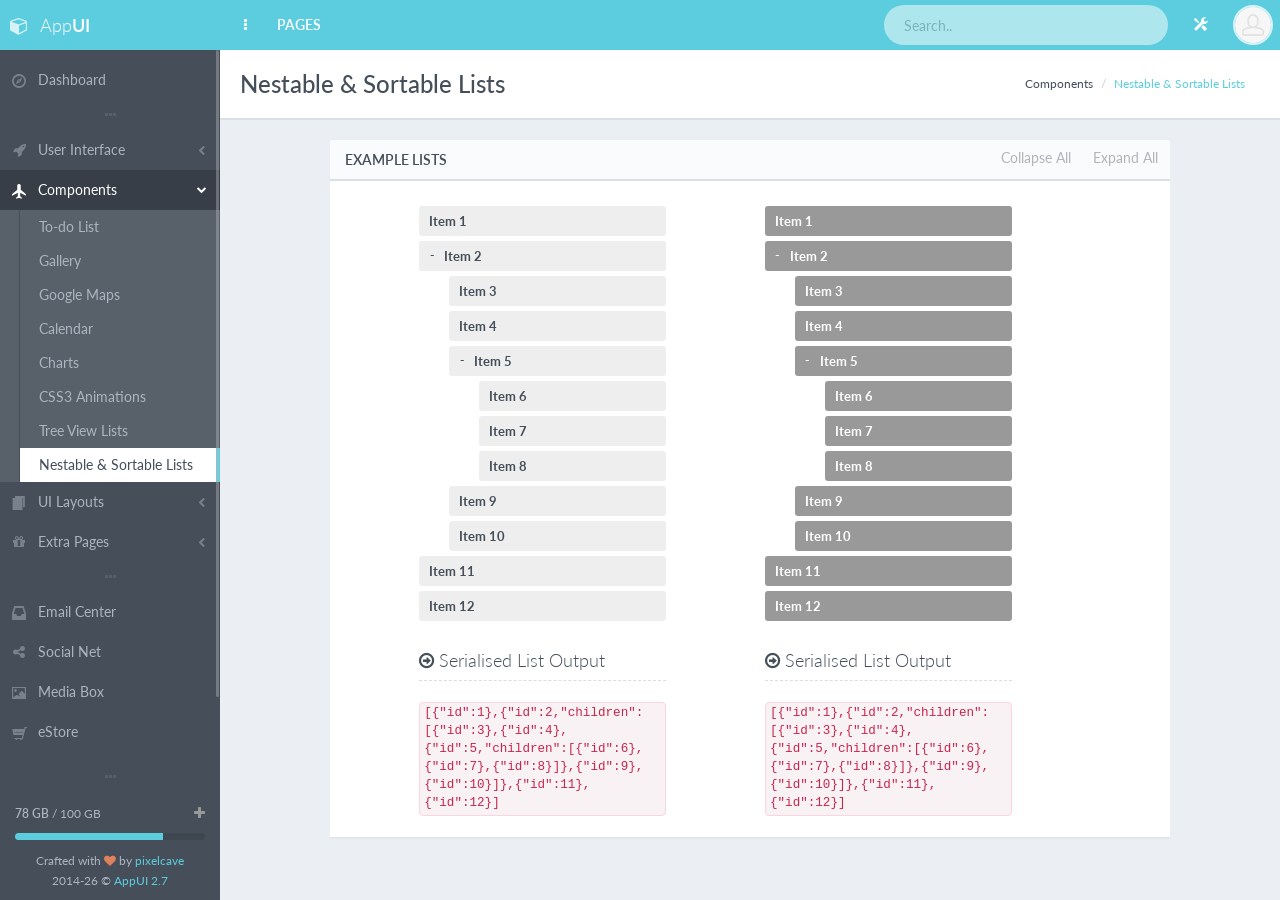
<file: WebContent/page_comp_nestable.html>
<!DOCTYPE html>
<!--[if IE 9]>         <html class="no-js lt-ie10" lang="en"> <![endif]-->
<!--[if gt IE 9]><!--> <html class="no-js" lang="en"> <!--<![endif]-->
    <head>
        <meta charset="utf-8">

        <title>AppUI - Web App Bootstrap Admin Template</title>

        <meta name="description" content="AppUI is a Web App Bootstrap Admin Template created by pixelcave and published on Themeforest">
        <meta name="author" content="pixelcave">
        <meta name="robots" content="noindex, nofollow">

        <meta name="viewport" content="width=device-width, initial-scale=1.0, maximum-scale=1.0, user-scalable=no">

        <!-- Icons -->
        <!-- The following icons can be replaced with your own, they are used by desktop and mobile browsers -->
        <link rel="shortcut icon" href="img/favicon.png">
        <link rel="apple-touch-icon" href="img/icon57.png" sizes="57x57">
        <link rel="apple-touch-icon" href="img/icon72.png" sizes="72x72">
        <link rel="apple-touch-icon" href="img/icon76.png" sizes="76x76">
        <link rel="apple-touch-icon" href="img/icon114.png" sizes="114x114">
        <link rel="apple-touch-icon" href="img/icon120.png" sizes="120x120">
        <link rel="apple-touch-icon" href="img/icon144.png" sizes="144x144">
        <link rel="apple-touch-icon" href="img/icon152.png" sizes="152x152">
        <link rel="apple-touch-icon" href="img/icon180.png" sizes="180x180">
        <!-- END Icons -->

        <!-- Stylesheets -->
        <!-- Bootstrap is included in its original form, unaltered -->
        <link rel="stylesheet" href="css/bootstrap.min.css">

        <!-- Related styles of various icon packs and plugins -->
        <link rel="stylesheet" href="css/plugins.css">

        <!-- The main stylesheet of this template. All Bootstrap overwrites are defined in here -->
        <link rel="stylesheet" href="css/main.css">

        <!-- Include a specific file here from css/themes/ folder to alter the default theme of the template -->

        <!-- The themes stylesheet of this template (for using specific theme color in individual elements - must included last) -->
        <link rel="stylesheet" href="css/themes.css">
        <!-- END Stylesheets -->

        <!-- Modernizr (browser feature detection library) -->
        <script src="js/vendor/modernizr-3.3.1.min.js"></script>
    </head>
    <body>
        <!-- Page Wrapper -->
        <!-- In the PHP version you can set the following options from inc/config file -->
        <!--
            Available classes:

            'page-loading'      enables page preloader
        -->
        <div id="page-wrapper" class="page-loading">
            <!-- Preloader -->
            <!-- Preloader functionality (initialized in js/app.js) - pageLoading() -->
            <!-- Used only if page preloader enabled from inc/config (PHP version) or the class 'page-loading' is added in #page-wrapper element (HTML version) -->
            <div class="preloader">
                <div class="inner">
                    <!-- Animation spinner for all modern browsers -->
                    <div class="preloader-spinner themed-background hidden-lt-ie10"></div>

                    <!-- Text for IE9 -->
                    <h3 class="text-primary visible-lt-ie10"><strong>Loading..</strong></h3>
                </div>
            </div>
            <!-- END Preloader -->

            <!-- Page Container -->
            <!-- In the PHP version you can set the following options from inc/config file -->
            <!--
                Available #page-container classes:

                'sidebar-light'                                 for a light main sidebar (You can add it along with any other class)

                'sidebar-visible-lg-mini'                       main sidebar condensed - Mini Navigation (> 991px)
                'sidebar-visible-lg-full'                       main sidebar full - Full Navigation (> 991px)

                'sidebar-alt-visible-lg'                        alternative sidebar visible by default (> 991px) (You can add it along with any other class)

                'header-fixed-top'                              has to be added only if the class 'navbar-fixed-top' was added on header.navbar
                'header-fixed-bottom'                           has to be added only if the class 'navbar-fixed-bottom' was added on header.navbar

                'fixed-width'                                   for a fixed width layout (can only be used with a static header/main sidebar layout)

                'enable-cookies'                                enables cookies for remembering active color theme when changed from the sidebar links (You can add it along with any other class)
            -->
            <div id="page-container" class="header-fixed-top sidebar-visible-lg-full">
                <!-- Alternative Sidebar -->
                <div id="sidebar-alt" tabindex="-1" aria-hidden="true">
                    <!-- Toggle Alternative Sidebar Button (visible only in static layout) -->
                    <a href="javascript:void(0)" id="sidebar-alt-close" onclick="App.sidebar('toggle-sidebar-alt');"><i class="fa fa-times"></i></a>

                    <!-- Wrapper for scrolling functionality -->
                    <div id="sidebar-scroll-alt">
                        <!-- Sidebar Content -->
                        <div class="sidebar-content">
                            <!-- Profile -->
                            <div class="sidebar-section">
                                <h2 class="text-light">Profile</h2>
                                <form action="index.html" method="post" class="form-control-borderless" onsubmit="return false;">
                                    <div class="form-group">
                                        <label for="side-profile-name">Name</label>
                                        <input type="text" id="side-profile-name" name="side-profile-name" class="form-control" value="John Doe">
                                    </div>
                                    <div class="form-group">
                                        <label for="side-profile-email">Email</label>
                                        <input type="email" id="side-profile-email" name="side-profile-email" class="form-control" value="john.doe@example.com">
                                    </div>
                                    <div class="form-group">
                                        <label for="side-profile-password">New Password</label>
                                        <input type="password" id="side-profile-password" name="side-profile-password" class="form-control">
                                    </div>
                                    <div class="form-group">
                                        <label for="side-profile-password-confirm">Confirm New Password</label>
                                        <input type="password" id="side-profile-password-confirm" name="side-profile-password-confirm" class="form-control">
                                    </div>
                                    <div class="form-group remove-margin">
                                        <button type="submit" class="btn btn-effect-ripple btn-primary" onclick="App.sidebar('close-sidebar-alt');">Save</button>
                                    </div>
                                </form>
                            </div>
                            <!-- END Profile -->

                            <!-- Settings -->
                            <div class="sidebar-section">
                                <h2 class="text-light">Settings</h2>
                                <form action="index.html" method="post" class="form-horizontal form-control-borderless" onsubmit="return false;">
                                    <div class="form-group">
                                        <label class="col-xs-7 control-label-fixed">Notifications</label>
                                        <div class="col-xs-5">
                                            <label class="switch switch-success"><input type="checkbox" checked><span></span></label>
                                        </div>
                                    </div>
                                    <div class="form-group">
                                        <label class="col-xs-7 control-label-fixed">Public Profile</label>
                                        <div class="col-xs-5">
                                            <label class="switch switch-success"><input type="checkbox" checked><span></span></label>
                                        </div>
                                    </div>
                                    <div class="form-group">
                                        <label class="col-xs-7 control-label-fixed">Enable API</label>
                                        <div class="col-xs-5">
                                            <label class="switch switch-success"><input type="checkbox"><span></span></label>
                                        </div>
                                    </div>
                                    <div class="form-group remove-margin">
                                        <button type="submit" class="btn btn-effect-ripple btn-primary" onclick="App.sidebar('close-sidebar-alt');">Save</button>
                                    </div>
                                </form>
                            </div>
                            <!-- END Settings -->
                        </div>
                        <!-- END Sidebar Content -->
                    </div>
                    <!-- END Wrapper for scrolling functionality -->
                </div>
                <!-- END Alternative Sidebar -->

                <!-- Main Sidebar -->
                <div id="sidebar">
                    <!-- Sidebar Brand -->
                    <div id="sidebar-brand" class="themed-background">
                        <a href="index.html" class="sidebar-title">
                            <i class="fa fa-cube"></i> <span class="sidebar-nav-mini-hide">App<strong>UI</strong></span>
                        </a>
                    </div>
                    <!-- END Sidebar Brand -->

                    <!-- Wrapper for scrolling functionality -->
                    <div id="sidebar-scroll">
                        <!-- Sidebar Content -->
                        <div class="sidebar-content">
                            <!-- Sidebar Navigation -->
                            <ul class="sidebar-nav">
                                <li>
                                    <a href="index.html"><i class="gi gi-compass sidebar-nav-icon"></i><span class="sidebar-nav-mini-hide">Dashboard</span></a>
                                </li>
                                <li class="sidebar-separator">
                                    <i class="fa fa-ellipsis-h"></i>
                                </li>
                                <li>
                                    <a href="#" class="sidebar-nav-menu"><i class="fa fa-chevron-left sidebar-nav-indicator sidebar-nav-mini-hide"></i><i class="fa fa-rocket sidebar-nav-icon"></i><span class="sidebar-nav-mini-hide">User Interface</span></a>
                                    <ul>
                                        <li>
                                            <a href="page_ui_widgets.html">Widgets</a>
                                        </li>
                                        <li>
                                            <a href="#" class="sidebar-nav-submenu"><i class="fa fa-chevron-left sidebar-nav-indicator"></i>Elements</a>
                                            <ul>
                                                <li>
                                                    <a href="page_ui_blocks_grid.html">Blocks &amp; Grid</a>
                                                </li>
                                                <li>
                                                    <a href="page_ui_typography.html">Typography</a>
                                                </li>
                                                <li>
                                                    <a href="page_ui_buttons_dropdowns.html">Buttons &amp; Dropdowns</a>
                                                </li>
                                                <li>
                                                    <a href="page_ui_navigation_more.html">Navigation &amp; More</a>
                                                </li>
                                                <li>
                                                    <a href="page_ui_progress_loading.html">Progress &amp; Loading</a>
                                                </li>
                                                <li>
                                                    <a href="page_ui_tables.html">Tables</a>
                                                </li>
                                            </ul>
                                        </li>
                                        <li>
                                            <a href="#" class="sidebar-nav-submenu"><i class="fa fa-chevron-left sidebar-nav-indicator"></i>Forms</a>
                                            <ul>
                                                <li>
                                                    <a href="page_forms_components.html">Components</a>
                                                </li>
                                                <li>
                                                    <a href="page_forms_wizard.html">Wizard</a>
                                                </li>
                                                <li>
                                                    <a href="page_forms_validation.html">Validation</a>
                                                </li>
                                            </ul>
                                        </li>
                                        <li>
                                            <a href="#" class="sidebar-nav-submenu"><i class="fa fa-chevron-left sidebar-nav-indicator"></i>Icon Packs</a>
                                            <ul>
                                                <li>
                                                    <a href="page_ui_icons_fontawesome.html">Font Awesome</a>
                                                </li>
                                                <li>
                                                    <a href="page_ui_icons_glyphicons_pro.html">Glyphicons Pro</a>
                                                </li>
                                            </ul>
                                        </li>
                                    </ul>
                                </li>
                                <li class="active">
                                    <a href="#" class="sidebar-nav-menu"><i class="fa fa-chevron-left sidebar-nav-indicator sidebar-nav-mini-hide"></i><i class="gi gi-airplane sidebar-nav-icon"></i><span class="sidebar-nav-mini-hide">Components</span></a>
                                    <ul>
                                        <li>
                                            <a href="page_comp_todo.html">To-do List</a>
                                        </li>
                                        <li>
                                            <a href="page_comp_gallery.html">Gallery</a>
                                        </li>
                                        <li>
                                            <a href="page_comp_maps.html">Google Maps</a>
                                        </li>
                                        <li>
                                            <a href="page_comp_calendar.html">Calendar</a>
                                        </li>
                                        <li>
                                            <a href="page_comp_charts.html">Charts</a>
                                        </li>
                                        <li>
                                            <a href="page_comp_animations.html">CSS3 Animations</a>
                                        </li>
                                        <li>
                                            <a href="page_comp_tree.html">Tree View Lists</a>
                                        </li>
                                        <li>
                                            <a href="page_comp_nestable.html" class=" active">Nestable &amp; Sortable Lists</a>
                                        </li>
                                    </ul>
                                </li>
                                <li>
                                    <a href="#" class="sidebar-nav-menu"><i class="fa fa-chevron-left sidebar-nav-indicator sidebar-nav-mini-hide"></i><i class="gi gi-more_items sidebar-nav-icon"></i><span class="sidebar-nav-mini-hide">UI Layouts</span></a>
                                    <ul>
                                        <li>
                                            <a href="page_layout_static.html">Static</a>
                                        </li>
                                        <li>
                                            <a href="page_layout_static_fixed_width.html">Static Fixed Width</a>
                                        </li>
                                        <li>
                                            <a href="page_layout_fixed_top.html">Top Header (Fixed)</a>
                                        </li>
                                        <li>
                                            <a href="page_layout_fixed_bottom.html">Bottom Header (Fixed)</a>
                                        </li>
                                        <li>
                                            <a href="page_layout_static_sidebar_mini.html">Sidebar Mini (Static)</a>
                                        </li>
                                        <li>
                                            <a href="page_layout_fixed_sidebar_mini.html">Sidebar Mini (Fixed)</a>
                                        </li>
                                        <li>
                                            <a href="page_layout_alternative_sidebar_visible.html">Visible Alternative Sidebar</a>
                                        </li>
                                    </ul>
                                </li>
                                <li>
                                    <a href="#" class="sidebar-nav-menu"><i class="fa fa-chevron-left sidebar-nav-indicator sidebar-nav-mini-hide"></i><i class="fa fa-gift sidebar-nav-icon"></i><span class="sidebar-nav-mini-hide">Extra Pages</span></a>
                                    <ul>
                                        <li>
                                            <a href="#" class="sidebar-nav-submenu"><i class="fa fa-chevron-left sidebar-nav-indicator"></i>Base</a>
                                            <ul>
                                                <li>
                                                    <a href="page_ready_blank.html">Blank</a>
                                                </li>
                                                <li>
                                                    <a href="page_ready_error.html">Error</a>
                                                </li>
                                                <li>
                                                    <a href="page_ready_search_results.html">Search Results (5)</a>
                                                </li>
                                                <li>
                                                    <a href="page_ready_faq.html">FAQ</a>
                                                </li>
                                                <li>
                                                    <a href="page_ready_invoice.html">Invoice</a>
                                                </li>
                                            </ul>
                                        </li>
                                        <li>
                                            <a href="#" class="sidebar-nav-submenu"><i class="fa fa-chevron-left sidebar-nav-indicator"></i>Web Application</a>
                                            <ul>
                                                <li>
                                                    <a href="page_ready_profile.html">User Profile</a>
                                                </li>
                                                <li>
                                                    <a href="page_ready_forum.html">Forum (3)</a>
                                                </li>
                                                <li>
                                                    <a href="page_ready_pricing_tables.html">Pricing Tables</a>
                                                </li>
                                                <li>
                                                    <a href="page_ready_article.html">Article</a>
                                                </li>
                                                <li>
                                                    <a href="page_ready_timeline.html">Timeline</a>
                                                </li>
                                                <li>
                                                    <a href="page_ready_contacts.html">Contacts</a>
                                                </li>
                                                <li>
                                                    <a href="page_ready_tickets.html">Tickets</a>
                                                </li>
                                            </ul>
                                        </li>
                                        <li>
                                            <a href="#" class="sidebar-nav-submenu"><i class="fa fa-chevron-left sidebar-nav-indicator"></i>Login, Register &amp; Lock</a>
                                            <ul>
                                                <li>
                                                    <a href="page_ready_login.html">Login</a>
                                                </li>
                                                <li>
                                                    <a href="page_ready_login2.html">Login 2</a>
                                                </li>
                                                <li>
                                                    <a href="page_ready_reminder.html">Password Reminder</a>
                                                </li>
                                                <li>
                                                    <a href="page_ready_register.html">Register</a>
                                                </li>
                                                <li>
                                                    <a href="page_ready_lock_screen.html">Lock Screen</a>
                                                </li>
                                            </ul>
                                        </li>
                                    </ul>
                                </li>
                                <li class="sidebar-separator">
                                    <i class="fa fa-ellipsis-h"></i>
                                </li>
                                <li>
                                    <a href="page_app_email.html"><i class="gi gi-inbox sidebar-nav-icon"></i><span class="sidebar-nav-mini-hide">Email Center</span></a>
                                </li>
                                <li>
                                    <a href="page_app_social.html"><i class="fa fa-share-alt sidebar-nav-icon"></i><span class="sidebar-nav-mini-hide">Social Net</span></a>
                                </li>
                                <li>
                                    <a href="page_app_media.html"><i class="gi gi-picture sidebar-nav-icon"></i><span class="sidebar-nav-mini-hide">Media Box</span></a>
                                </li>
                                <li>
                                    <a href="page_app_estore.html"><i class="gi gi-shopping_cart sidebar-nav-icon"></i><span class="sidebar-nav-mini-hide">eStore</span></a>
                                </li>
                            </ul>
                            <!-- END Sidebar Navigation -->

                            <!-- Color Themes -->
                            <!-- Preview a theme on a page functionality can be found in js/app.js - colorThemePreview() -->
                            <div class="sidebar-section sidebar-nav-mini-hide">
                                <div class="sidebar-separator push">
                                    <i class="fa fa-ellipsis-h"></i>
                                </div>
                                <ul class="sidebar-themes clearfix">
                                    <li>
                                        <a href="javascript:void(0)" class="themed-background-default" data-toggle="tooltip" title="Default" data-theme="default" data-theme-navbar="navbar-inverse" data-theme-sidebar="">
                                            <span class="section-side themed-background-dark-default"></span>
                                            <span class="section-content"></span>
                                        </a>
                                    </li>
                                    <li>
                                        <a href="javascript:void(0)" class="themed-background-classy" data-toggle="tooltip" title="Classy" data-theme="css/themes/classy.css" data-theme-navbar="navbar-inverse" data-theme-sidebar="">
                                            <span class="section-side themed-background-dark-classy"></span>
                                            <span class="section-content"></span>
                                        </a>
                                    </li>
                                    <li>
                                        <a href="javascript:void(0)" class="themed-background-social" data-toggle="tooltip" title="Social" data-theme="css/themes/social.css" data-theme-navbar="navbar-inverse" data-theme-sidebar="">
                                            <span class="section-side themed-background-dark-social"></span>
                                            <span class="section-content"></span>
                                        </a>
                                    </li>
                                    <li>
                                        <a href="javascript:void(0)" class="themed-background-flat" data-toggle="tooltip" title="Flat" data-theme="css/themes/flat.css" data-theme-navbar="navbar-inverse" data-theme-sidebar="">
                                            <span class="section-side themed-background-dark-flat"></span>
                                            <span class="section-content"></span>
                                        </a>
                                    </li>
                                    <li>
                                        <a href="javascript:void(0)" class="themed-background-amethyst" data-toggle="tooltip" title="Amethyst" data-theme="css/themes/amethyst.css" data-theme-navbar="navbar-inverse" data-theme-sidebar="">
                                            <span class="section-side themed-background-dark-amethyst"></span>
                                            <span class="section-content"></span>
                                        </a>
                                    </li>
                                    <li>
                                        <a href="javascript:void(0)" class="themed-background-creme" data-toggle="tooltip" title="Creme" data-theme="css/themes/creme.css" data-theme-navbar="navbar-inverse" data-theme-sidebar="">
                                            <span class="section-side themed-background-dark-creme"></span>
                                            <span class="section-content"></span>
                                        </a>
                                    </li>
                                    <li>
                                        <a href="javascript:void(0)" class="themed-background-passion" data-toggle="tooltip" title="Passion" data-theme="css/themes/passion.css" data-theme-navbar="navbar-inverse" data-theme-sidebar="">
                                            <span class="section-side themed-background-dark-passion"></span>
                                            <span class="section-content"></span>
                                        </a>
                                    </li>
                                    <li>
                                        <a href="javascript:void(0)" class="themed-background-default" data-toggle="tooltip" title="Default + Light Sidebar" data-theme="default" data-theme-navbar="navbar-inverse" data-theme-sidebar="sidebar-light">
                                            <span class="section-side"></span>
                                            <span class="section-content"></span>
                                        </a>
                                    </li>
                                    <li>
                                        <a href="javascript:void(0)" class="themed-background-classy" data-toggle="tooltip" title="Classy + Light Sidebar" data-theme="css/themes/classy.css" data-theme-navbar="navbar-inverse" data-theme-sidebar="sidebar-light">
                                            <span class="section-side"></span>
                                            <span class="section-content"></span>
                                        </a>
                                    </li>
                                    <li>
                                        <a href="javascript:void(0)" class="themed-background-social" data-toggle="tooltip" title="Social + Light Sidebar" data-theme="css/themes/social.css" data-theme-navbar="navbar-inverse" data-theme-sidebar="sidebar-light">
                                            <span class="section-side"></span>
                                            <span class="section-content"></span>
                                        </a>
                                    </li>
                                    <li>
                                        <a href="javascript:void(0)" class="themed-background-flat" data-toggle="tooltip" title="Flat + Light Sidebar" data-theme="css/themes/flat.css" data-theme-navbar="navbar-inverse" data-theme-sidebar="sidebar-light">
                                            <span class="section-side"></span>
                                            <span class="section-content"></span>
                                        </a>
                                    </li>
                                    <li>
                                        <a href="javascript:void(0)" class="themed-background-amethyst" data-toggle="tooltip" title="Amethyst + Light Sidebar" data-theme="css/themes/amethyst.css" data-theme-navbar="navbar-inverse" data-theme-sidebar="sidebar-light">
                                            <span class="section-side"></span>
                                            <span class="section-content"></span>
                                        </a>
                                    </li>
                                    <li>
                                        <a href="javascript:void(0)" class="themed-background-creme" data-toggle="tooltip" title="Creme + Light Sidebar" data-theme="css/themes/creme.css" data-theme-navbar="navbar-inverse" data-theme-sidebar="sidebar-light">
                                            <span class="section-side"></span>
                                            <span class="section-content"></span>
                                        </a>
                                    </li>
                                    <li>
                                        <a href="javascript:void(0)" class="themed-background-passion" data-toggle="tooltip" title="Passion + Light Sidebar" data-theme="css/themes/passion.css" data-theme-navbar="navbar-inverse" data-theme-sidebar="sidebar-light">
                                            <span class="section-side"></span>
                                            <span class="section-content"></span>
                                        </a>
                                    </li>
                                    <li>
                                        <a href="javascript:void(0)" class="themed-background-default" data-toggle="tooltip" title="Default + Light Header" data-theme="default" data-theme-navbar="navbar-default" data-theme-sidebar="">
                                            <span class="section-header"></span>
                                            <span class="section-side themed-background-dark-default"></span>
                                            <span class="section-content"></span>
                                        </a>
                                    </li>
                                    <li>
                                        <a href="javascript:void(0)" class="themed-background-classy" data-toggle="tooltip" title="Classy + Light Header" data-theme="css/themes/classy.css" data-theme-navbar="navbar-default" data-theme-sidebar="">
                                            <span class="section-header"></span>
                                            <span class="section-side themed-background-dark-classy"></span>
                                            <span class="section-content"></span>
                                        </a>
                                    </li>
                                    <li>
                                        <a href="javascript:void(0)" class="themed-background-social" data-toggle="tooltip" title="Social + Light Header" data-theme="css/themes/social.css" data-theme-navbar="navbar-default" data-theme-sidebar="">
                                            <span class="section-header"></span>
                                            <span class="section-side themed-background-dark-social"></span>
                                            <span class="section-content"></span>
                                        </a>
                                    </li>
                                    <li>
                                        <a href="javascript:void(0)" class="themed-background-flat" data-toggle="tooltip" title="Flat + Light Header" data-theme="css/themes/flat.css" data-theme-navbar="navbar-default" data-theme-sidebar="">
                                            <span class="section-header"></span>
                                            <span class="section-side themed-background-dark-flat"></span>
                                            <span class="section-content"></span>
                                        </a>
                                    </li>
                                    <li>
                                        <a href="javascript:void(0)" class="themed-background-amethyst" data-toggle="tooltip" title="Amethyst + Light Header" data-theme="css/themes/amethyst.css" data-theme-navbar="navbar-default" data-theme-sidebar="">
                                            <span class="section-header"></span>
                                            <span class="section-side themed-background-dark-amethyst"></span>
                                            <span class="section-content"></span>
                                        </a>
                                    </li>
                                    <li>
                                        <a href="javascript:void(0)" class="themed-background-creme" data-toggle="tooltip" title="Creme + Light Header" data-theme="css/themes/creme.css" data-theme-navbar="navbar-default" data-theme-sidebar="">
                                            <span class="section-header"></span>
                                            <span class="section-side themed-background-dark-creme"></span>
                                            <span class="section-content"></span>
                                        </a>
                                    </li>
                                    <li>
                                        <a href="javascript:void(0)" class="themed-background-passion" data-toggle="tooltip" title="Passion + Light Header" data-theme="css/themes/passion.css" data-theme-navbar="navbar-default" data-theme-sidebar="">
                                            <span class="section-header"></span>
                                            <span class="section-side themed-background-dark-passion"></span>
                                            <span class="section-content"></span>
                                        </a>
                                    </li>
                                </ul>
                            </div>
                            <!-- END Color Themes -->
                        </div>
                        <!-- END Sidebar Content -->
                    </div>
                    <!-- END Wrapper for scrolling functionality -->

                    <!-- Sidebar Extra Info -->
                    <div id="sidebar-extra-info" class="sidebar-content sidebar-nav-mini-hide">
                        <div class="push-bit">
                            <span class="pull-right">
                                <a href="javascript:void(0)" class="text-muted"><i class="fa fa-plus"></i></a>
                            </span>
                            <small><strong>78 GB</strong> / 100 GB</small>
                        </div>
                        <div class="progress progress-mini push-bit">
                            <div class="progress-bar progress-bar-primary" role="progressbar" aria-valuenow="78" aria-valuemin="0" aria-valuemax="100" style="width: 78%"></div>
                        </div>
                        <div class="text-center">
                            <small>Crafted with <i class="fa fa-heart text-danger"></i> by <a href="http://goo.gl/vNS3I" target="_blank">pixelcave</a></small><br>
                            <small><span id="year-copy"></span> &copy; <a href="http://goo.gl/RcsdAh" target="_blank">AppUI 2.7</a></small>
                        </div>
                    </div>
                    <!-- END Sidebar Extra Info -->
                </div>
                <!-- END Main Sidebar -->

                <!-- Main Container -->
                <div id="main-container">
                    <!-- Header -->
                    <!-- In the PHP version you can set the following options from inc/config file -->
                    <!--
                        Available header.navbar classes:

                        'navbar-default'            for the default light header
                        'navbar-inverse'            for an alternative dark header

                        'navbar-fixed-top'          for a top fixed header (fixed main sidebar with scroll will be auto initialized, functionality can be found in js/app.js - handleSidebar())
                            'header-fixed-top'      has to be added on #page-container only if the class 'navbar-fixed-top' was added

                        'navbar-fixed-bottom'       for a bottom fixed header (fixed main sidebar with scroll will be auto initialized, functionality can be found in js/app.js - handleSidebar()))
                            'header-fixed-bottom'   has to be added on #page-container only if the class 'navbar-fixed-bottom' was added
                    -->
                    <header class="navbar navbar-inverse navbar-fixed-top">
                        <!-- Left Header Navigation -->
                        <ul class="nav navbar-nav-custom">
                            <!-- Main Sidebar Toggle Button -->
                            <li>
                                <a href="javascript:void(0)" onclick="App.sidebar('toggle-sidebar');this.blur();">
                                    <i class="fa fa-ellipsis-v fa-fw animation-fadeInRight" id="sidebar-toggle-mini"></i>
                                    <i class="fa fa-bars fa-fw animation-fadeInRight" id="sidebar-toggle-full"></i>
                                </a>
                            </li>
                            <!-- END Main Sidebar Toggle Button -->

                            <!-- Header Link -->
                            <li class="hidden-xs animation-fadeInQuick">
                                <a href=""><strong>PAGES</strong></a>
                            </li>
                            <!-- END Header Link -->
                        </ul>
                        <!-- END Left Header Navigation -->

                        <!-- Right Header Navigation -->
                        <ul class="nav navbar-nav-custom pull-right">
                            <!-- Search Form -->
                            <li>
                                <form action="page_ready_search_results.html" method="post" class="navbar-form-custom">
                                    <input type="text" id="top-search" name="top-search" class="form-control" placeholder="Search..">
                                </form>
                            </li>
                            <!-- END Search Form -->

                            <!-- Alternative Sidebar Toggle Button -->
                            <li>
                                <a href="javascript:void(0)" onclick="App.sidebar('toggle-sidebar-alt');this.blur();">
                                    <i class="gi gi-settings"></i>
                                </a>
                            </li>
                            <!-- END Alternative Sidebar Toggle Button -->

                            <!-- User Dropdown -->
                            <li class="dropdown">
                                <a href="javascript:void(0)" class="dropdown-toggle" data-toggle="dropdown">
                                    <img src="img/placeholders/avatars/avatar9.jpg" alt="avatar">
                                </a>
                                <ul class="dropdown-menu dropdown-menu-right">
                                    <li class="dropdown-header">
                                        <strong>ADMINISTRATOR</strong>
                                    </li>
                                    <li>
                                        <a href="page_app_email.html">
                                            <i class="fa fa-inbox fa-fw pull-right"></i>
                                            Inbox
                                        </a>
                                    </li>
                                    <li>
                                        <a href="page_app_social.html">
                                            <i class="fa fa-pencil-square fa-fw pull-right"></i>
                                            Profile
                                        </a>
                                    </li>
                                    <li>
                                        <a href="page_app_media.html">
                                            <i class="fa fa-picture-o fa-fw pull-right"></i>
                                            Media Manager
                                        </a>
                                    </li>
                                    <li class="divider"><li>
                                    <li>
                                        <a href="javascript:void(0)" onclick="App.sidebar('toggle-sidebar-alt');">
                                            <i class="gi gi-settings fa-fw pull-right"></i>
                                            Settings
                                        </a>
                                    </li>
                                    <li>
                                        <a href="page_ready_lock_screen.html">
                                            <i class="gi gi-lock fa-fw pull-right"></i>
                                            Lock Account
                                        </a>
                                    </li>
                                    <li>
                                        <a href="page_ready_login.html">
                                            <i class="fa fa-power-off fa-fw pull-right"></i>
                                            Log out
                                        </a>
                                    </li>
                                </ul>
                            </li>
                            <!-- END User Dropdown -->
                        </ul>
                        <!-- END Right Header Navigation -->
                    </header>
                    <!-- END Header -->

                    <!-- Page content -->
                    <div id="page-content">
                        <!-- Nestable Lists Header -->
                        <div class="content-header">
                            <div class="row">
                                <div class="col-sm-6">
                                    <div class="header-section">
                                        <h1>Nestable &amp; Sortable Lists</h1>
                                    </div>
                                </div>
                                <div class="col-sm-6 hidden-xs">
                                    <div class="header-section">
                                        <ul class="breadcrumb breadcrumb-top">
                                            <li>Components</li>
                                            <li><a href="">Nestable &amp; Sortable Lists</a></li>
                                        </ul>
                                    </div>
                                </div>
                            </div>
                        </div>
                        <!-- END Nestable Lists Header -->

                        <!-- Example Lists Block -->
                        <div class="block full">
                            <!-- Example Lists Title -->
                            <div class="block-title">
                                <div id="nestable-actions" class="block-options pull-right">
                                    <a href="javascript:void(0)" class="btn btn-effect-ripple btn-default" data-action="collapse">Collapse All</a>
                                    <a href="javascript:void(0)" class="btn btn-effect-ripple btn-default" data-action="expand">Expand All</a>
                                </div>
                                <h2>Example Lists</h2>
                            </div>
                            <!-- END Example Lists Title -->

                            <!-- Example Lists Content -->
                            <div class="row">
                                <div class="col-sm-4 col-sm-offset-1">
                                    <div id="nestable1" class="dd">
                                        <ol class="dd-list">
                                            <li class="dd-item" data-id="1">
                                                <div class="dd-handle">Item 1</div>
                                            </li>
                                            <li class="dd-item" data-id="2">
                                                <div class="dd-handle">Item 2</div>
                                                <ol class="dd-list">
                                                    <li class="dd-item" data-id="3"><div class="dd-handle">Item 3</div></li>
                                                    <li class="dd-item" data-id="4"><div class="dd-handle">Item 4</div></li>
                                                    <li class="dd-item" data-id="5">
                                                        <div class="dd-handle">Item 5</div>
                                                        <ol class="dd-list">
                                                            <li class="dd-item" data-id="6"><div class="dd-handle">Item 6</div></li>
                                                            <li class="dd-item" data-id="7"><div class="dd-handle">Item 7</div></li>
                                                            <li class="dd-item" data-id="8"><div class="dd-handle">Item 8</div></li>
                                                        </ol>
                                                    </li>
                                                    <li class="dd-item" data-id="9"><div class="dd-handle">Item 9</div></li>
                                                    <li class="dd-item" data-id="10"><div class="dd-handle">Item 10</div></li>
                                                </ol>
                                            </li>
                                            <li class="dd-item" data-id="11">
                                                <div class="dd-handle">Item 11</div>
                                            </li>
                                            <li class="dd-item" data-id="12">
                                                <div class="dd-handle">Item 12</div>
                                            </li>
                                        </ol>
                                    </div>
                                    <h4 class="sub-header"><i class="fa fa-arrow-circle-o-right"></i> Serialised List Output</h4>
                                    <code id="nestable1-output"></code>
                                </div>
                                <div class="col-sm-4 col-sm-offset-1">
                                    <div id="nestable2" class="dd dd-inverse">
                                        <ol class="dd-list">
                                            <li class="dd-item" data-id="1">
                                                <div class="dd-handle">Item 1</div>
                                            </li>
                                            <li class="dd-item" data-id="2">
                                                <div class="dd-handle">Item 2</div>
                                                <ol class="dd-list">
                                                    <li class="dd-item" data-id="3"><div class="dd-handle">Item 3</div></li>
                                                    <li class="dd-item" data-id="4"><div class="dd-handle">Item 4</div></li>
                                                    <li class="dd-item" data-id="5">
                                                        <div class="dd-handle">Item 5</div>
                                                        <ol class="dd-list">
                                                            <li class="dd-item" data-id="6"><div class="dd-handle">Item 6</div></li>
                                                            <li class="dd-item" data-id="7"><div class="dd-handle">Item 7</div></li>
                                                            <li class="dd-item" data-id="8"><div class="dd-handle">Item 8</div></li>
                                                        </ol>
                                                    </li>
                                                    <li class="dd-item" data-id="9"><div class="dd-handle">Item 9</div></li>
                                                    <li class="dd-item" data-id="10"><div class="dd-handle">Item 10</div></li>
                                                </ol>
                                            </li>
                                            <li class="dd-item" data-id="11">
                                                <div class="dd-handle">Item 11</div>
                                            </li>
                                            <li class="dd-item" data-id="12">
                                                <div class="dd-handle">Item 12</div>
                                            </li>
                                        </ol>
                                    </div>
                                    <h4 class="sub-header"><i class="fa fa-arrow-circle-o-right"></i> Serialised List Output</h4>
                                    <code id="nestable2-output"></code>
                                </div>
                            </div>
                            <!-- END Example Lists Content -->
                        </div>
                        <!-- END Example Lists Block -->
                    </div>
                    <!-- END Page Content -->
                </div>
                <!-- END Main Container -->
            </div>
            <!-- END Page Container -->
        </div>
        <!-- END Page Wrapper -->

        <!-- jQuery, Bootstrap, jQuery plugins and Custom JS code -->
        <script src="js/vendor/jquery-2.2.4.min.js"></script>
        <script src="js/vendor/bootstrap.min.js"></script>
        <script src="js/plugins.js"></script>
        <script src="js/app.js"></script>

        <!-- Load and execute javascript code used only in this page -->
        <script src="js/pages/compNestable.js"></script>
        <script>$(function(){ CompNestable.init(); });</script>
    </body>
</html>
</file>
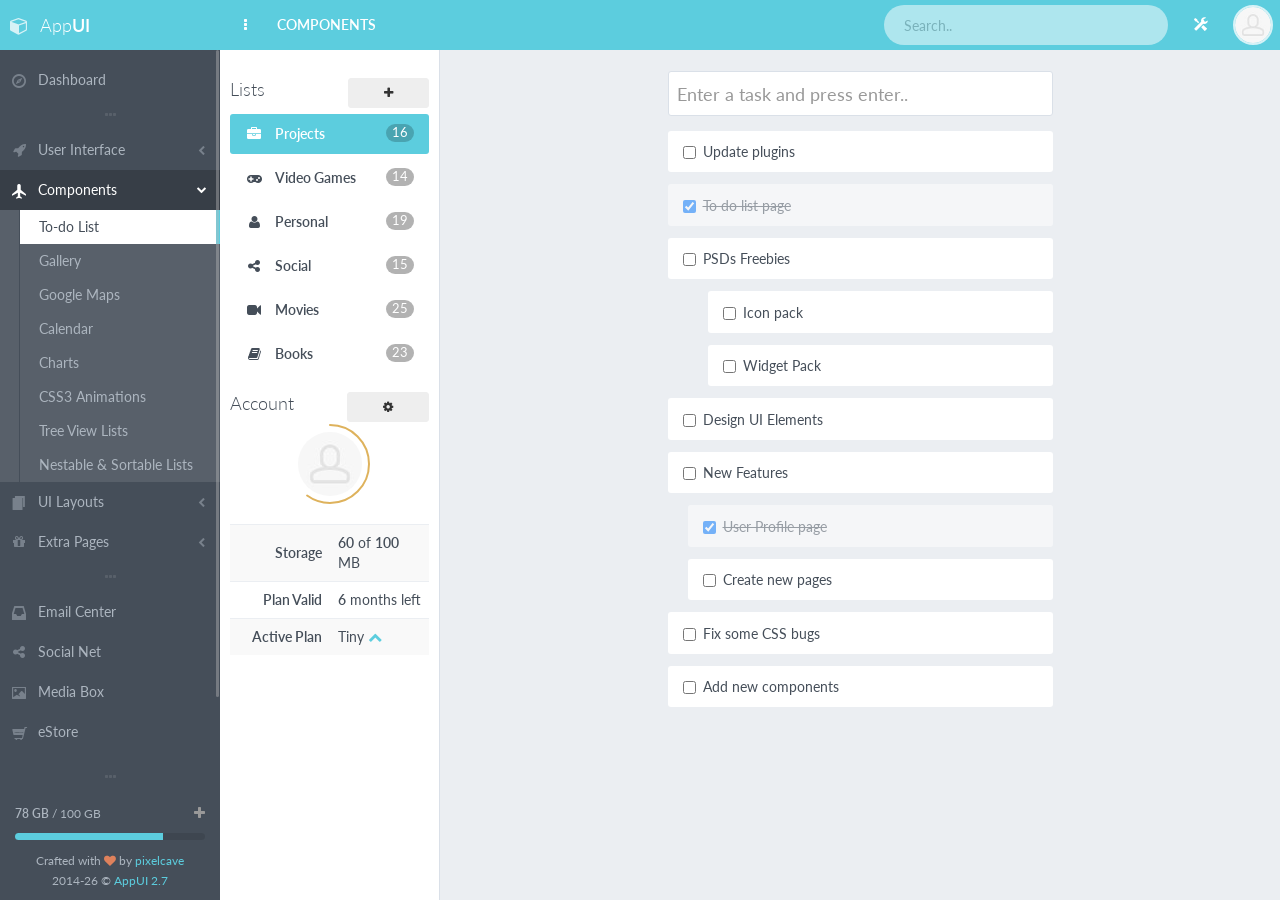
<file: WebContent/page_comp_todo.html>
<!DOCTYPE html>
<!--[if IE 9]>         <html class="no-js lt-ie10" lang="en"> <![endif]-->
<!--[if gt IE 9]><!--> <html class="no-js" lang="en"> <!--<![endif]-->
    <head>
        <meta charset="utf-8">

        <title>AppUI - Web App Bootstrap Admin Template</title>

        <meta name="description" content="AppUI is a Web App Bootstrap Admin Template created by pixelcave and published on Themeforest">
        <meta name="author" content="pixelcave">
        <meta name="robots" content="noindex, nofollow">

        <meta name="viewport" content="width=device-width, initial-scale=1.0, maximum-scale=1.0, user-scalable=no">

        <!-- Icons -->
        <!-- The following icons can be replaced with your own, they are used by desktop and mobile browsers -->
        <link rel="shortcut icon" href="img/favicon.png">
        <link rel="apple-touch-icon" href="img/icon57.png" sizes="57x57">
        <link rel="apple-touch-icon" href="img/icon72.png" sizes="72x72">
        <link rel="apple-touch-icon" href="img/icon76.png" sizes="76x76">
        <link rel="apple-touch-icon" href="img/icon114.png" sizes="114x114">
        <link rel="apple-touch-icon" href="img/icon120.png" sizes="120x120">
        <link rel="apple-touch-icon" href="img/icon144.png" sizes="144x144">
        <link rel="apple-touch-icon" href="img/icon152.png" sizes="152x152">
        <link rel="apple-touch-icon" href="img/icon180.png" sizes="180x180">
        <!-- END Icons -->

        <!-- Stylesheets -->
        <!-- Bootstrap is included in its original form, unaltered -->
        <link rel="stylesheet" href="css/bootstrap.min.css">

        <!-- Related styles of various icon packs and plugins -->
        <link rel="stylesheet" href="css/plugins.css">

        <!-- The main stylesheet of this template. All Bootstrap overwrites are defined in here -->
        <link rel="stylesheet" href="css/main.css">

        <!-- Include a specific file here from css/themes/ folder to alter the default theme of the template -->

        <!-- The themes stylesheet of this template (for using specific theme color in individual elements - must included last) -->
        <link rel="stylesheet" href="css/themes.css">
        <!-- END Stylesheets -->

        <!-- Modernizr (browser feature detection library) -->
        <script src="js/vendor/modernizr-3.3.1.min.js"></script>
    </head>
    <body>
        <!-- Page Wrapper -->
        <!-- In the PHP version you can set the following options from inc/config file -->
        <!--
            Available classes:

            'page-loading'      enables page preloader
        -->
        <div id="page-wrapper" class="page-loading">
            <!-- Preloader -->
            <!-- Preloader functionality (initialized in js/app.js) - pageLoading() -->
            <!-- Used only if page preloader enabled from inc/config (PHP version) or the class 'page-loading' is added in #page-wrapper element (HTML version) -->
            <div class="preloader">
                <div class="inner">
                    <!-- Animation spinner for all modern browsers -->
                    <div class="preloader-spinner themed-background hidden-lt-ie10"></div>

                    <!-- Text for IE9 -->
                    <h3 class="text-primary visible-lt-ie10"><strong>Loading..</strong></h3>
                </div>
            </div>
            <!-- END Preloader -->

            <!-- Page Container -->
            <!-- In the PHP version you can set the following options from inc/config file -->
            <!--
                Available #page-container classes:

                'sidebar-light'                                 for a light main sidebar (You can add it along with any other class)

                'sidebar-visible-lg-mini'                       main sidebar condensed - Mini Navigation (> 991px)
                'sidebar-visible-lg-full'                       main sidebar full - Full Navigation (> 991px)

                'sidebar-alt-visible-lg'                        alternative sidebar visible by default (> 991px) (You can add it along with any other class)

                'header-fixed-top'                              has to be added only if the class 'navbar-fixed-top' was added on header.navbar
                'header-fixed-bottom'                           has to be added only if the class 'navbar-fixed-bottom' was added on header.navbar

                'fixed-width'                                   for a fixed width layout (can only be used with a static header/main sidebar layout)

                'enable-cookies'                                enables cookies for remembering active color theme when changed from the sidebar links (You can add it along with any other class)
            -->
            <div id="page-container" class="header-fixed-top sidebar-visible-lg-full">
                <!-- Alternative Sidebar -->
                <div id="sidebar-alt" tabindex="-1" aria-hidden="true">
                    <!-- Toggle Alternative Sidebar Button (visible only in static layout) -->
                    <a href="javascript:void(0)" id="sidebar-alt-close" onclick="App.sidebar('toggle-sidebar-alt');"><i class="fa fa-times"></i></a>

                    <!-- Wrapper for scrolling functionality -->
                    <div id="sidebar-scroll-alt">
                        <!-- Sidebar Content -->
                        <div class="sidebar-content">
                            <!-- Profile -->
                            <div class="sidebar-section">
                                <h2 class="text-light">Profile</h2>
                                <form action="index.html" method="post" class="form-control-borderless" onsubmit="return false;">
                                    <div class="form-group">
                                        <label for="side-profile-name">Name</label>
                                        <input type="text" id="side-profile-name" name="side-profile-name" class="form-control" value="John Doe">
                                    </div>
                                    <div class="form-group">
                                        <label for="side-profile-email">Email</label>
                                        <input type="email" id="side-profile-email" name="side-profile-email" class="form-control" value="john.doe@example.com">
                                    </div>
                                    <div class="form-group">
                                        <label for="side-profile-password">New Password</label>
                                        <input type="password" id="side-profile-password" name="side-profile-password" class="form-control">
                                    </div>
                                    <div class="form-group">
                                        <label for="side-profile-password-confirm">Confirm New Password</label>
                                        <input type="password" id="side-profile-password-confirm" name="side-profile-password-confirm" class="form-control">
                                    </div>
                                    <div class="form-group remove-margin">
                                        <button type="submit" class="btn btn-effect-ripple btn-primary" onclick="App.sidebar('close-sidebar-alt');">Save</button>
                                    </div>
                                </form>
                            </div>
                            <!-- END Profile -->

                            <!-- Settings -->
                            <div class="sidebar-section">
                                <h2 class="text-light">Settings</h2>
                                <form action="index.html" method="post" class="form-horizontal form-control-borderless" onsubmit="return false;">
                                    <div class="form-group">
                                        <label class="col-xs-7 control-label-fixed">Notifications</label>
                                        <div class="col-xs-5">
                                            <label class="switch switch-success"><input type="checkbox" checked><span></span></label>
                                        </div>
                                    </div>
                                    <div class="form-group">
                                        <label class="col-xs-7 control-label-fixed">Public Profile</label>
                                        <div class="col-xs-5">
                                            <label class="switch switch-success"><input type="checkbox" checked><span></span></label>
                                        </div>
                                    </div>
                                    <div class="form-group">
                                        <label class="col-xs-7 control-label-fixed">Enable API</label>
                                        <div class="col-xs-5">
                                            <label class="switch switch-success"><input type="checkbox"><span></span></label>
                                        </div>
                                    </div>
                                    <div class="form-group remove-margin">
                                        <button type="submit" class="btn btn-effect-ripple btn-primary" onclick="App.sidebar('close-sidebar-alt');">Save</button>
                                    </div>
                                </form>
                            </div>
                            <!-- END Settings -->
                        </div>
                        <!-- END Sidebar Content -->
                    </div>
                    <!-- END Wrapper for scrolling functionality -->
                </div>
                <!-- END Alternative Sidebar -->

                <!-- Main Sidebar -->
                <div id="sidebar">
                    <!-- Sidebar Brand -->
                    <div id="sidebar-brand" class="themed-background">
                        <a href="index.html" class="sidebar-title">
                            <i class="fa fa-cube"></i> <span class="sidebar-nav-mini-hide">App<strong>UI</strong></span>
                        </a>
                    </div>
                    <!-- END Sidebar Brand -->

                    <!-- Wrapper for scrolling functionality -->
                    <div id="sidebar-scroll">
                        <!-- Sidebar Content -->
                        <div class="sidebar-content">
                            <!-- Sidebar Navigation -->
                            <ul class="sidebar-nav">
                                <li>
                                    <a href="index.html"><i class="gi gi-compass sidebar-nav-icon"></i><span class="sidebar-nav-mini-hide">Dashboard</span></a>
                                </li>
                                <li class="sidebar-separator">
                                    <i class="fa fa-ellipsis-h"></i>
                                </li>
                                <li>
                                    <a href="#" class="sidebar-nav-menu"><i class="fa fa-chevron-left sidebar-nav-indicator sidebar-nav-mini-hide"></i><i class="fa fa-rocket sidebar-nav-icon"></i><span class="sidebar-nav-mini-hide">User Interface</span></a>
                                    <ul>
                                        <li>
                                            <a href="page_ui_widgets.html">Widgets</a>
                                        </li>
                                        <li>
                                            <a href="#" class="sidebar-nav-submenu"><i class="fa fa-chevron-left sidebar-nav-indicator"></i>Elements</a>
                                            <ul>
                                                <li>
                                                    <a href="page_ui_blocks_grid.html">Blocks &amp; Grid</a>
                                                </li>
                                                <li>
                                                    <a href="page_ui_typography.html">Typography</a>
                                                </li>
                                                <li>
                                                    <a href="page_ui_buttons_dropdowns.html">Buttons &amp; Dropdowns</a>
                                                </li>
                                                <li>
                                                    <a href="page_ui_navigation_more.html">Navigation &amp; More</a>
                                                </li>
                                                <li>
                                                    <a href="page_ui_progress_loading.html">Progress &amp; Loading</a>
                                                </li>
                                                <li>
                                                    <a href="page_ui_tables.html">Tables</a>
                                                </li>
                                            </ul>
                                        </li>
                                        <li>
                                            <a href="#" class="sidebar-nav-submenu"><i class="fa fa-chevron-left sidebar-nav-indicator"></i>Forms</a>
                                            <ul>
                                                <li>
                                                    <a href="page_forms_components.html">Components</a>
                                                </li>
                                                <li>
                                                    <a href="page_forms_wizard.html">Wizard</a>
                                                </li>
                                                <li>
                                                    <a href="page_forms_validation.html">Validation</a>
                                                </li>
                                            </ul>
                                        </li>
                                        <li>
                                            <a href="#" class="sidebar-nav-submenu"><i class="fa fa-chevron-left sidebar-nav-indicator"></i>Icon Packs</a>
                                            <ul>
                                                <li>
                                                    <a href="page_ui_icons_fontawesome.html">Font Awesome</a>
                                                </li>
                                                <li>
                                                    <a href="page_ui_icons_glyphicons_pro.html">Glyphicons Pro</a>
                                                </li>
                                            </ul>
                                        </li>
                                    </ul>
                                </li>
                                <li class="active">
                                    <a href="#" class="sidebar-nav-menu"><i class="fa fa-chevron-left sidebar-nav-indicator sidebar-nav-mini-hide"></i><i class="gi gi-airplane sidebar-nav-icon"></i><span class="sidebar-nav-mini-hide">Components</span></a>
                                    <ul>
                                        <li>
                                            <a href="page_comp_todo.html" class=" active">To-do List</a>
                                        </li>
                                        <li>
                                            <a href="page_comp_gallery.html">Gallery</a>
                                        </li>
                                        <li>
                                            <a href="page_comp_maps.html">Google Maps</a>
                                        </li>
                                        <li>
                                            <a href="page_comp_calendar.html">Calendar</a>
                                        </li>
                                        <li>
                                            <a href="page_comp_charts.html">Charts</a>
                                        </li>
                                        <li>
                                            <a href="page_comp_animations.html">CSS3 Animations</a>
                                        </li>
                                        <li>
                                            <a href="page_comp_tree.html">Tree View Lists</a>
                                        </li>
                                        <li>
                                            <a href="page_comp_nestable.html">Nestable &amp; Sortable Lists</a>
                                        </li>
                                    </ul>
                                </li>
                                <li>
                                    <a href="#" class="sidebar-nav-menu"><i class="fa fa-chevron-left sidebar-nav-indicator sidebar-nav-mini-hide"></i><i class="gi gi-more_items sidebar-nav-icon"></i><span class="sidebar-nav-mini-hide">UI Layouts</span></a>
                                    <ul>
                                        <li>
                                            <a href="page_layout_static.html">Static</a>
                                        </li>
                                        <li>
                                            <a href="page_layout_static_fixed_width.html">Static Fixed Width</a>
                                        </li>
                                        <li>
                                            <a href="page_layout_fixed_top.html">Top Header (Fixed)</a>
                                        </li>
                                        <li>
                                            <a href="page_layout_fixed_bottom.html">Bottom Header (Fixed)</a>
                                        </li>
                                        <li>
                                            <a href="page_layout_static_sidebar_mini.html">Sidebar Mini (Static)</a>
                                        </li>
                                        <li>
                                            <a href="page_layout_fixed_sidebar_mini.html">Sidebar Mini (Fixed)</a>
                                        </li>
                                        <li>
                                            <a href="page_layout_alternative_sidebar_visible.html">Visible Alternative Sidebar</a>
                                        </li>
                                    </ul>
                                </li>
                                <li>
                                    <a href="#" class="sidebar-nav-menu"><i class="fa fa-chevron-left sidebar-nav-indicator sidebar-nav-mini-hide"></i><i class="fa fa-gift sidebar-nav-icon"></i><span class="sidebar-nav-mini-hide">Extra Pages</span></a>
                                    <ul>
                                        <li>
                                            <a href="#" class="sidebar-nav-submenu"><i class="fa fa-chevron-left sidebar-nav-indicator"></i>Base</a>
                                            <ul>
                                                <li>
                                                    <a href="page_ready_blank.html">Blank</a>
                                                </li>
                                                <li>
                                                    <a href="page_ready_error.html">Error</a>
                                                </li>
                                                <li>
                                                    <a href="page_ready_search_results.html">Search Results (5)</a>
                                                </li>
                                                <li>
                                                    <a href="page_ready_faq.html">FAQ</a>
                                                </li>
                                                <li>
                                                    <a href="page_ready_invoice.html">Invoice</a>
                                                </li>
                                            </ul>
                                        </li>
                                        <li>
                                            <a href="#" class="sidebar-nav-submenu"><i class="fa fa-chevron-left sidebar-nav-indicator"></i>Web Application</a>
                                            <ul>
                                                <li>
                                                    <a href="page_ready_profile.html">User Profile</a>
                                                </li>
                                                <li>
                                                    <a href="page_ready_forum.html">Forum (3)</a>
                                                </li>
                                                <li>
                                                    <a href="page_ready_pricing_tables.html">Pricing Tables</a>
                                                </li>
                                                <li>
                                                    <a href="page_ready_article.html">Article</a>
                                                </li>
                                                <li>
                                                    <a href="page_ready_timeline.html">Timeline</a>
                                                </li>
                                                <li>
                                                    <a href="page_ready_contacts.html">Contacts</a>
                                                </li>
                                                <li>
                                                    <a href="page_ready_tickets.html">Tickets</a>
                                                </li>
                                            </ul>
                                        </li>
                                        <li>
                                            <a href="#" class="sidebar-nav-submenu"><i class="fa fa-chevron-left sidebar-nav-indicator"></i>Login, Register &amp; Lock</a>
                                            <ul>
                                                <li>
                                                    <a href="page_ready_login.html">Login</a>
                                                </li>
                                                <li>
                                                    <a href="page_ready_login2.html">Login 2</a>
                                                </li>
                                                <li>
                                                    <a href="page_ready_reminder.html">Password Reminder</a>
                                                </li>
                                                <li>
                                                    <a href="page_ready_register.html">Register</a>
                                                </li>
                                                <li>
                                                    <a href="page_ready_lock_screen.html">Lock Screen</a>
                                                </li>
                                            </ul>
                                        </li>
                                    </ul>
                                </li>
                                <li class="sidebar-separator">
                                    <i class="fa fa-ellipsis-h"></i>
                                </li>
                                <li>
                                    <a href="page_app_email.html"><i class="gi gi-inbox sidebar-nav-icon"></i><span class="sidebar-nav-mini-hide">Email Center</span></a>
                                </li>
                                <li>
                                    <a href="page_app_social.html"><i class="fa fa-share-alt sidebar-nav-icon"></i><span class="sidebar-nav-mini-hide">Social Net</span></a>
                                </li>
                                <li>
                                    <a href="page_app_media.html"><i class="gi gi-picture sidebar-nav-icon"></i><span class="sidebar-nav-mini-hide">Media Box</span></a>
                                </li>
                                <li>
                                    <a href="page_app_estore.html"><i class="gi gi-shopping_cart sidebar-nav-icon"></i><span class="sidebar-nav-mini-hide">eStore</span></a>
                                </li>
                            </ul>
                            <!-- END Sidebar Navigation -->

                            <!-- Color Themes -->
                            <!-- Preview a theme on a page functionality can be found in js/app.js - colorThemePreview() -->
                            <div class="sidebar-section sidebar-nav-mini-hide">
                                <div class="sidebar-separator push">
                                    <i class="fa fa-ellipsis-h"></i>
                                </div>
                                <ul class="sidebar-themes clearfix">
                                    <li>
                                        <a href="javascript:void(0)" class="themed-background-default" data-toggle="tooltip" title="Default" data-theme="default" data-theme-navbar="navbar-inverse" data-theme-sidebar="">
                                            <span class="section-side themed-background-dark-default"></span>
                                            <span class="section-content"></span>
                                        </a>
                                    </li>
                                    <li>
                                        <a href="javascript:void(0)" class="themed-background-classy" data-toggle="tooltip" title="Classy" data-theme="css/themes/classy.css" data-theme-navbar="navbar-inverse" data-theme-sidebar="">
                                            <span class="section-side themed-background-dark-classy"></span>
                                            <span class="section-content"></span>
                                        </a>
                                    </li>
                                    <li>
                                        <a href="javascript:void(0)" class="themed-background-social" data-toggle="tooltip" title="Social" data-theme="css/themes/social.css" data-theme-navbar="navbar-inverse" data-theme-sidebar="">
                                            <span class="section-side themed-background-dark-social"></span>
                                            <span class="section-content"></span>
                                        </a>
                                    </li>
                                    <li>
                                        <a href="javascript:void(0)" class="themed-background-flat" data-toggle="tooltip" title="Flat" data-theme="css/themes/flat.css" data-theme-navbar="navbar-inverse" data-theme-sidebar="">
                                            <span class="section-side themed-background-dark-flat"></span>
                                            <span class="section-content"></span>
                                        </a>
                                    </li>
                                    <li>
                                        <a href="javascript:void(0)" class="themed-background-amethyst" data-toggle="tooltip" title="Amethyst" data-theme="css/themes/amethyst.css" data-theme-navbar="navbar-inverse" data-theme-sidebar="">
                                            <span class="section-side themed-background-dark-amethyst"></span>
                                            <span class="section-content"></span>
                                        </a>
                                    </li>
                                    <li>
                                        <a href="javascript:void(0)" class="themed-background-creme" data-toggle="tooltip" title="Creme" data-theme="css/themes/creme.css" data-theme-navbar="navbar-inverse" data-theme-sidebar="">
                                            <span class="section-side themed-background-dark-creme"></span>
                                            <span class="section-content"></span>
                                        </a>
                                    </li>
                                    <li>
                                        <a href="javascript:void(0)" class="themed-background-passion" data-toggle="tooltip" title="Passion" data-theme="css/themes/passion.css" data-theme-navbar="navbar-inverse" data-theme-sidebar="">
                                            <span class="section-side themed-background-dark-passion"></span>
                                            <span class="section-content"></span>
                                        </a>
                                    </li>
                                    <li>
                                        <a href="javascript:void(0)" class="themed-background-default" data-toggle="tooltip" title="Default + Light Sidebar" data-theme="default" data-theme-navbar="navbar-inverse" data-theme-sidebar="sidebar-light">
                                            <span class="section-side"></span>
                                            <span class="section-content"></span>
                                        </a>
                                    </li>
                                    <li>
                                        <a href="javascript:void(0)" class="themed-background-classy" data-toggle="tooltip" title="Classy + Light Sidebar" data-theme="css/themes/classy.css" data-theme-navbar="navbar-inverse" data-theme-sidebar="sidebar-light">
                                            <span class="section-side"></span>
                                            <span class="section-content"></span>
                                        </a>
                                    </li>
                                    <li>
                                        <a href="javascript:void(0)" class="themed-background-social" data-toggle="tooltip" title="Social + Light Sidebar" data-theme="css/themes/social.css" data-theme-navbar="navbar-inverse" data-theme-sidebar="sidebar-light">
                                            <span class="section-side"></span>
                                            <span class="section-content"></span>
                                        </a>
                                    </li>
                                    <li>
                                        <a href="javascript:void(0)" class="themed-background-flat" data-toggle="tooltip" title="Flat + Light Sidebar" data-theme="css/themes/flat.css" data-theme-navbar="navbar-inverse" data-theme-sidebar="sidebar-light">
                                            <span class="section-side"></span>
                                            <span class="section-content"></span>
                                        </a>
                                    </li>
                                    <li>
                                        <a href="javascript:void(0)" class="themed-background-amethyst" data-toggle="tooltip" title="Amethyst + Light Sidebar" data-theme="css/themes/amethyst.css" data-theme-navbar="navbar-inverse" data-theme-sidebar="sidebar-light">
                                            <span class="section-side"></span>
                                            <span class="section-content"></span>
                                        </a>
                                    </li>
                                    <li>
                                        <a href="javascript:void(0)" class="themed-background-creme" data-toggle="tooltip" title="Creme + Light Sidebar" data-theme="css/themes/creme.css" data-theme-navbar="navbar-inverse" data-theme-sidebar="sidebar-light">
                                            <span class="section-side"></span>
                                            <span class="section-content"></span>
                                        </a>
                                    </li>
                                    <li>
                                        <a href="javascript:void(0)" class="themed-background-passion" data-toggle="tooltip" title="Passion + Light Sidebar" data-theme="css/themes/passion.css" data-theme-navbar="navbar-inverse" data-theme-sidebar="sidebar-light">
                                            <span class="section-side"></span>
                                            <span class="section-content"></span>
                                        </a>
                                    </li>
                                    <li>
                                        <a href="javascript:void(0)" class="themed-background-default" data-toggle="tooltip" title="Default + Light Header" data-theme="default" data-theme-navbar="navbar-default" data-theme-sidebar="">
                                            <span class="section-header"></span>
                                            <span class="section-side themed-background-dark-default"></span>
                                            <span class="section-content"></span>
                                        </a>
                                    </li>
                                    <li>
                                        <a href="javascript:void(0)" class="themed-background-classy" data-toggle="tooltip" title="Classy + Light Header" data-theme="css/themes/classy.css" data-theme-navbar="navbar-default" data-theme-sidebar="">
                                            <span class="section-header"></span>
                                            <span class="section-side themed-background-dark-classy"></span>
                                            <span class="section-content"></span>
                                        </a>
                                    </li>
                                    <li>
                                        <a href="javascript:void(0)" class="themed-background-social" data-toggle="tooltip" title="Social + Light Header" data-theme="css/themes/social.css" data-theme-navbar="navbar-default" data-theme-sidebar="">
                                            <span class="section-header"></span>
                                            <span class="section-side themed-background-dark-social"></span>
                                            <span class="section-content"></span>
                                        </a>
                                    </li>
                                    <li>
                                        <a href="javascript:void(0)" class="themed-background-flat" data-toggle="tooltip" title="Flat + Light Header" data-theme="css/themes/flat.css" data-theme-navbar="navbar-default" data-theme-sidebar="">
                                            <span class="section-header"></span>
                                            <span class="section-side themed-background-dark-flat"></span>
                                            <span class="section-content"></span>
                                        </a>
                                    </li>
                                    <li>
                                        <a href="javascript:void(0)" class="themed-background-amethyst" data-toggle="tooltip" title="Amethyst + Light Header" data-theme="css/themes/amethyst.css" data-theme-navbar="navbar-default" data-theme-sidebar="">
                                            <span class="section-header"></span>
                                            <span class="section-side themed-background-dark-amethyst"></span>
                                            <span class="section-content"></span>
                                        </a>
                                    </li>
                                    <li>
                                        <a href="javascript:void(0)" class="themed-background-creme" data-toggle="tooltip" title="Creme + Light Header" data-theme="css/themes/creme.css" data-theme-navbar="navbar-default" data-theme-sidebar="">
                                            <span class="section-header"></span>
                                            <span class="section-side themed-background-dark-creme"></span>
                                            <span class="section-content"></span>
                                        </a>
                                    </li>
                                    <li>
                                        <a href="javascript:void(0)" class="themed-background-passion" data-toggle="tooltip" title="Passion + Light Header" data-theme="css/themes/passion.css" data-theme-navbar="navbar-default" data-theme-sidebar="">
                                            <span class="section-header"></span>
                                            <span class="section-side themed-background-dark-passion"></span>
                                            <span class="section-content"></span>
                                        </a>
                                    </li>
                                </ul>
                            </div>
                            <!-- END Color Themes -->
                        </div>
                        <!-- END Sidebar Content -->
                    </div>
                    <!-- END Wrapper for scrolling functionality -->

                    <!-- Sidebar Extra Info -->
                    <div id="sidebar-extra-info" class="sidebar-content sidebar-nav-mini-hide">
                        <div class="push-bit">
                            <span class="pull-right">
                                <a href="javascript:void(0)" class="text-muted"><i class="fa fa-plus"></i></a>
                            </span>
                            <small><strong>78 GB</strong> / 100 GB</small>
                        </div>
                        <div class="progress progress-mini push-bit">
                            <div class="progress-bar progress-bar-primary" role="progressbar" aria-valuenow="78" aria-valuemin="0" aria-valuemax="100" style="width: 78%"></div>
                        </div>
                        <div class="text-center">
                            <small>Crafted with <i class="fa fa-heart text-danger"></i> by <a href="http://goo.gl/vNS3I" target="_blank">pixelcave</a></small><br>
                            <small><span id="year-copy"></span> &copy; <a href="http://goo.gl/RcsdAh" target="_blank">AppUI 2.7</a></small>
                        </div>
                    </div>
                    <!-- END Sidebar Extra Info -->
                </div>
                <!-- END Main Sidebar -->

                <!-- Main Container -->
                <div id="main-container">
                    <!-- Header -->
                    <!-- In the PHP version you can set the following options from inc/config file -->
                    <!--
                        Available header.navbar classes:

                        'navbar-default'            for the default light header
                        'navbar-inverse'            for an alternative dark header

                        'navbar-fixed-top'          for a top fixed header (fixed main sidebar with scroll will be auto initialized, functionality can be found in js/app.js - handleSidebar())
                            'header-fixed-top'      has to be added on #page-container only if the class 'navbar-fixed-top' was added

                        'navbar-fixed-bottom'       for a bottom fixed header (fixed main sidebar with scroll will be auto initialized, functionality can be found in js/app.js - handleSidebar()))
                            'header-fixed-bottom'   has to be added on #page-container only if the class 'navbar-fixed-bottom' was added
                    -->
                    <header class="navbar navbar-inverse navbar-fixed-top">
                        <!-- Left Header Navigation -->
                        <ul class="nav navbar-nav-custom">
                            <!-- Main Sidebar Toggle Button -->
                            <li>
                                <a href="javascript:void(0)" onclick="App.sidebar('toggle-sidebar');this.blur();">
                                    <i class="fa fa-ellipsis-v fa-fw animation-fadeInRight" id="sidebar-toggle-mini"></i>
                                    <i class="fa fa-bars fa-fw animation-fadeInRight" id="sidebar-toggle-full"></i>
                                </a>
                            </li>
                            <!-- END Main Sidebar Toggle Button -->

                            <!-- Header Link -->
                            <li class="hidden-xs animation-fadeInQuick">
                                <a href=""><strong>COMPONENTS</strong></a>
                            </li>
                            <!-- END Header Link -->
                        </ul>
                        <!-- END Left Header Navigation -->

                        <!-- Right Header Navigation -->
                        <ul class="nav navbar-nav-custom pull-right">
                            <!-- Search Form -->
                            <li>
                                <form action="page_ready_search_results.html" method="post" class="navbar-form-custom">
                                    <input type="text" id="top-search" name="top-search" class="form-control" placeholder="Search..">
                                </form>
                            </li>
                            <!-- END Search Form -->

                            <!-- Alternative Sidebar Toggle Button -->
                            <li>
                                <a href="javascript:void(0)" onclick="App.sidebar('toggle-sidebar-alt');this.blur();">
                                    <i class="gi gi-settings"></i>
                                </a>
                            </li>
                            <!-- END Alternative Sidebar Toggle Button -->

                            <!-- User Dropdown -->
                            <li class="dropdown">
                                <a href="javascript:void(0)" class="dropdown-toggle" data-toggle="dropdown">
                                    <img src="img/placeholders/avatars/avatar9.jpg" alt="avatar">
                                </a>
                                <ul class="dropdown-menu dropdown-menu-right">
                                    <li class="dropdown-header">
                                        <strong>ADMINISTRATOR</strong>
                                    </li>
                                    <li>
                                        <a href="page_app_email.html">
                                            <i class="fa fa-inbox fa-fw pull-right"></i>
                                            Inbox
                                        </a>
                                    </li>
                                    <li>
                                        <a href="page_app_social.html">
                                            <i class="fa fa-pencil-square fa-fw pull-right"></i>
                                            Profile
                                        </a>
                                    </li>
                                    <li>
                                        <a href="page_app_media.html">
                                            <i class="fa fa-picture-o fa-fw pull-right"></i>
                                            Media Manager
                                        </a>
                                    </li>
                                    <li class="divider"><li>
                                    <li>
                                        <a href="javascript:void(0)" onclick="App.sidebar('toggle-sidebar-alt');">
                                            <i class="gi gi-settings fa-fw pull-right"></i>
                                            Settings
                                        </a>
                                    </li>
                                    <li>
                                        <a href="page_ready_lock_screen.html">
                                            <i class="gi gi-lock fa-fw pull-right"></i>
                                            Lock Account
                                        </a>
                                    </li>
                                    <li>
                                        <a href="page_ready_login.html">
                                            <i class="fa fa-power-off fa-fw pull-right"></i>
                                            Log out
                                        </a>
                                    </li>
                                </ul>
                            </li>
                            <!-- END User Dropdown -->
                        </ul>
                        <!-- END Right Header Navigation -->
                    </header>
                    <!-- END Header -->

                    <!-- Page content -->
                    <!--
                        Available classes when #page-content-sidebar is used:

                        'inner-sidebar-left'      for a left inner sidebar
                        'inner-sidebar-right'     for a right inner sidebar
                    -->
                    <div id="page-content" class="inner-sidebar-left">
                        <!-- Inner Sidebar -->
                        <div id="page-content-sidebar">
                            <!-- Collapsible Options -->
                            <a href="javascript:void(0)" class="btn btn-block btn-default visible-xs" data-toggle="collapse" data-target="#todo-options">Options</a>
                            <div id="todo-options" class="collapse navbar-collapse remove-padding">
                                <!-- Lists -->
                                <h4 class="inner-sidebar-header">
                                    <a href="javascript:void(0)" class="btn btn-xs btn-default pull-right"><i class="fa fa-plus"></i></a>
                                    Lists
                                </h4>
                                <div class="block-section">
                                    <ul class="nav nav-pills nav-stacked">
                                        <li class="active">
                                            <a href="javascript:void(0)">
                                                <span class="badge pull-right">16</span>
                                                <i class="fa fa-briefcase fa-fw icon-push"></i> <strong>Projects</strong>
                                            </a>
                                        </li>
                                        <li>
                                            <a href="javascript:void(0)">
                                                <span class="badge pull-right">14</span>
                                                <i class="fa fa-gamepad fa-fw icon-push"></i> <strong>Video Games</strong>
                                            </a>
                                        </li>
                                        <li>
                                            <a href="javascript:void(0)">
                                                <span class="badge pull-right">19</span>
                                                <i class="fa fa-user fa-fw icon-push"></i> <strong>Personal</strong>
                                            </a>
                                        </li>
                                        <li>
                                            <a href="javascript:void(0)">
                                                <span class="badge pull-right">15</span>
                                                <i class="fa fa-share-alt fa-fw icon-push"></i> <strong>Social</strong>
                                            </a>
                                        </li>
                                        <li>
                                            <a href="javascript:void(0)">
                                                <span class="badge pull-right">25</span>
                                                <i class="fa fa-video-camera fa-fw icon-push"></i> <strong>Movies</strong>
                                            </a>
                                        </li>
                                        <li>
                                            <a href="javascript:void(0)">
                                                <span class="badge pull-right">23</span>
                                                <i class="fa fa-book fa-fw icon-push"></i> <strong>Books</strong>
                                            </a>
                                        </li>
                                    </ul>
                                </div>
                                <!-- END Lists -->

                                <!-- Account -->
                                <h4 class="inner-sidebar-header">
                                    <a href="javascript:void(0)" class="btn btn-xs btn-default pull-right"><i class="fa fa-cog"></i></a>
                                    Account
                                </h4>
                                <div class="text-center">
                                    <div class="pie-chart block-section" data-percent="60" data-line-width="2" data-bar-color="#deb25c" data-track-color="#ffffff">
                                        <img src="img/placeholders/avatars/avatar6.jpg" alt="avatar" class="pie-avatar img-circle">
                                    </div>
                                </div>
                                <table class="table table-striped table-vcenter">
                                    <tbody>
                                        <tr>
                                            <td class="text-right"><strong>Storage</strong></td>
                                            <td><strong>60</strong> of <strong>100</strong> MB</td>
                                        </tr>
                                        <tr>
                                            <td class="text-right"><strong>Plan Valid</strong></td>
                                            <td><strong>6</strong> months left</td>
                                        </tr>
                                        <tr>
                                            <td class="text-right" style="width: 50%;"><strong>Active Plan</strong></td>
                                            <td>Tiny <a href="page_ready_pricing_tables.html" data-toggle="tooltip" title="Upgrade to Pro"><i class="fa fa-chevron-up"></i></a></td>
                                        </tr>
                                    </tbody>
                                </table>
                                <!-- END Account -->
                            </div>
                            <!-- END Collapsible Options -->
                        </div>
                        <!-- END Inner Sidebar -->

                        <!-- Tasks List -->
                        <!-- Add new task functionality (initialized in js/pages/readyTasks.js) -->
                        <div class="row">
                            <div class="col-md-10 col-md-offset-1 col-lg-6 col-lg-offset-3">
                                <form id="add-task-form" class="push">
                                    <input type="text" id="add-task" name="add-task" class="form-control input-lg" placeholder="Enter a task and press enter..">
                                </form>
                                <ul class="task-list">
                                    <li>
                                        <a href="javascript:void(0)" class="task-close text-danger"><i class="fa fa-times"></i></a>
                                        <label class="checkbox-inline">
                                            <input type="checkbox"> Update plugins
                                        </label>
                                    </li>
                                    <li class="task-done">
                                        <a href="javascript:void(0)" class="task-close text-danger"><i class="fa fa-times"></i></a>
                                        <label class="checkbox-inline">
                                            <input type="checkbox"> To do list page
                                        </label>
                                    </li>
                                    <li>
                                        <a href="javascript:void(0)" class="task-close text-danger"><i class="fa fa-times"></i></a>
                                        <label class="checkbox-inline">
                                            <input type="checkbox"> PSDs Freebies
                                        </label>
                                    </li>
                                    <li class="in-2x">
                                        <a href="javascript:void(0)" class="task-close text-danger"><i class="fa fa-times"></i></a>
                                        <label class="checkbox-inline">
                                            <input type="checkbox"> Icon pack
                                        </label>
                                    </li>
                                    <li class="in-2x">
                                        <a href="javascript:void(0)" class="task-close text-danger"><i class="fa fa-times"></i></a>
                                        <label class="checkbox-inline">
                                            <input type="checkbox"> Widget Pack
                                        </label>
                                    </li>
                                    <li>
                                        <a href="javascript:void(0)" class="task-close text-danger"><i class="fa fa-times"></i></a>
                                        <label class="checkbox-inline">
                                            <input type="checkbox"> Design UI Elements
                                        </label>
                                    </li>
                                    <li>
                                        <a href="javascript:void(0)" class="task-close text-danger"><i class="fa fa-times"></i></a>
                                        <label class="checkbox-inline">
                                            <input type="checkbox"> New Features
                                        </label>
                                    </li>
                                    <li class="in-1x task-done">
                                        <a href="javascript:void(0)" class="task-close text-danger"><i class="fa fa-times"></i></a>
                                        <label class="checkbox-inline">
                                            <input type="checkbox"> User Profile page
                                        </label>
                                    </li>
                                    <li class="in-1x">
                                        <a href="javascript:void(0)" class="task-close text-danger"><i class="fa fa-times"></i></a>
                                        <label class="checkbox-inline">
                                            <input type="checkbox"> Create new pages
                                        </label>
                                    </li>
                                    <li>
                                        <a href="javascript:void(0)" class="task-close text-danger"><i class="fa fa-times"></i></a>
                                        <label class="checkbox-inline">
                                            <input type="checkbox"> Fix some CSS bugs
                                        </label>
                                    </li>
                                    <li>
                                        <a href="javascript:void(0)" class="task-close text-danger"><i class="fa fa-times"></i></a>
                                        <label class="checkbox-inline">
                                            <input type="checkbox"> Add new components
                                        </label>
                                    </li>
                                </ul>
                            </div>
                        </div>
                        <!-- END Task List -->
                    </div>
                    <!-- END Page Content -->
                </div>
                <!-- END Main Container -->
            </div>
            <!-- END Page Container -->
        </div>
        <!-- END Page Wrapper -->

        <!-- jQuery, Bootstrap, jQuery plugins and Custom JS code -->
        <script src="js/vendor/jquery-2.2.4.min.js"></script>
        <script src="js/vendor/bootstrap.min.js"></script>
        <script src="js/plugins.js"></script>
        <script src="js/app.js"></script>

        <!-- Load and execute javascript code used only in this page -->
        <script src="js/pages/compTodo.js"></script>
        <script>$(function(){ CompTodo.init(); });</script>
    </body>
</html>
</file>
<file: WebContent/css/plugins.css>
/*
 *  Document   : plugins.css
 *  Author     : Various
 *  Description: Icons packs and styles of various plugins in one file for consistency.
 *  Most styles are altered to match template's style. Feel free to remove the
 *  plugin styles you won't use (along with their plugins in js/plugins.js)
 *  or include them separately if you are going to use them only in few pages
 *  of your project. I've included this file along with js/plugins.js in all pages
 *  to make all the plugins available everywhere with the minimum cost (few http requests).
 *
 *  Includes (with shortcode):
 *      (#01fas) Font Awesome
 *      (#02gps) Glyphicons PRO
 *      (#03fcs) FullCalendar
 *      (#04djs) Dropzone.js
 *      (#05chs) Chosen
 *      (#06dps) Datepicker for Bootstrap
 *      (#07mps) Magnific Popup
 *      (#08dts) Datatables
 *      (#09eps) Easy Pie Chart
 *      (#10cas) CSS3 ANIMATION CHEAT SHEET
 *      (#11tps) Bootstrap Timepicker
 *      (#12tis) Jquery Tags Input
 *      (#13sbs) Slider for Bootstrap
 *      (#14nls) Nestable Lists
 *      (#15s2s) Select2
 *      (#16ets) Easy Tree
 *      (#17bcs) Bootstrap Colorpicker
 *      (#18btc) Bootstrap Typeahead
 */

/*
=================================================================
(#01fas)  Font Awesome 4.6.3 by @davegandy - http://fontawesome.io - @fontawesome

License - http://fontawesome.io/license (Font: SIL OFL 1.1, CSS: MIT License)
=================================================================
*/
@font-face{font-family:'FontAwesome';src:url('fonts/fontawesome/fontawesome-webfont.eot?v=4.6.3');src:url('fonts/fontawesome/fontawesome-webfont.eot?#iefix&v=4.6.3') format('embedded-opentype'),url('fonts/fontawesome/fontawesome-webfont.woff2?v=4.6.3') format('woff2'),url('fonts/fontawesome/fontawesome-webfont.woff?v=4.6.3') format('woff'),url('fonts/fontawesome/fontawesome-webfont.ttf?v=4.6.3') format('truetype'),url('fonts/fontawesome/fontawesome-webfont.svg?v=4.6.3#fontawesomeregular') format('svg');font-weight:normal;font-style:normal}.fa{display:inline-block;font:normal normal normal 14px/1 FontAwesome;font-size:inherit;text-rendering:auto;-webkit-font-smoothing:antialiased;-moz-osx-font-smoothing:grayscale}.fa-lg{font-size:1.33333333em;line-height:.75em;vertical-align:-15%}.fa-2x{font-size:2em}.fa-3x{font-size:3em}.fa-4x{font-size:4em}.fa-5x{font-size:5em}.fa-fw{width:1.28571429em;text-align:center}.fa-ul{padding-left:0;margin-left:2.14285714em;list-style-type:none}.fa-ul>li{position:relative}.fa-li{position:absolute;left:-2.14285714em;width:2.14285714em;top:.14285714em;text-align:center}.fa-li.fa-lg{left:-1.85714286em}.fa-border{padding:.2em .25em .15em;border:solid .08em #eee;border-radius:.1em}.fa-pull-left{float:left}.fa-pull-right{float:right}.fa.fa-pull-left{margin-right:.3em}.fa.fa-pull-right{margin-left:.3em}.pull-right{float:right}.pull-left{float:left}.fa.pull-left{margin-right:.3em}.fa.pull-right{margin-left:.3em}.fa-spin{-webkit-animation:fa-spin 2s infinite linear;animation:fa-spin 2s infinite linear}.fa-pulse{-webkit-animation:fa-spin 1s infinite steps(8);animation:fa-spin 1s infinite steps(8)}@-webkit-keyframes fa-spin{0%{-webkit-transform:rotate(0deg);transform:rotate(0deg)}100%{-webkit-transform:rotate(359deg);transform:rotate(359deg)}}@keyframes fa-spin{0%{-webkit-transform:rotate(0deg);transform:rotate(0deg)}100%{-webkit-transform:rotate(359deg);transform:rotate(359deg)}}.fa-rotate-90{-ms-filter:"progid:DXImageTransform.Microsoft.BasicImage(rotation=1)";-webkit-transform:rotate(90deg);-ms-transform:rotate(90deg);transform:rotate(90deg)}.fa-rotate-180{-ms-filter:"progid:DXImageTransform.Microsoft.BasicImage(rotation=2)";-webkit-transform:rotate(180deg);-ms-transform:rotate(180deg);transform:rotate(180deg)}.fa-rotate-270{-ms-filter:"progid:DXImageTransform.Microsoft.BasicImage(rotation=3)";-webkit-transform:rotate(270deg);-ms-transform:rotate(270deg);transform:rotate(270deg)}.fa-flip-horizontal{-ms-filter:"progid:DXImageTransform.Microsoft.BasicImage(rotation=0, mirror=1)";-webkit-transform:scale(-1, 1);-ms-transform:scale(-1, 1);transform:scale(-1, 1)}.fa-flip-vertical{-ms-filter:"progid:DXImageTransform.Microsoft.BasicImage(rotation=2, mirror=1)";-webkit-transform:scale(1, -1);-ms-transform:scale(1, -1);transform:scale(1, -1)}:root .fa-rotate-90,:root .fa-rotate-180,:root .fa-rotate-270,:root .fa-flip-horizontal,:root .fa-flip-vertical{filter:none}.fa-stack{position:relative;display:inline-block;width:2em;height:2em;line-height:2em;vertical-align:middle}.fa-stack-1x,.fa-stack-2x{position:absolute;left:0;width:100%;text-align:center}.fa-stack-1x{line-height:inherit}.fa-stack-2x{font-size:2em}.fa-inverse{color:#fff}.fa-glass:before{content:"\f000"}.fa-music:before{content:"\f001"}.fa-search:before{content:"\f002"}.fa-envelope-o:before{content:"\f003"}.fa-heart:before{content:"\f004"}.fa-star:before{content:"\f005"}.fa-star-o:before{content:"\f006"}.fa-user:before{content:"\f007"}.fa-film:before{content:"\f008"}.fa-th-large:before{content:"\f009"}.fa-th:before{content:"\f00a"}.fa-th-list:before{content:"\f00b"}.fa-check:before{content:"\f00c"}.fa-remove:before,.fa-close:before,.fa-times:before{content:"\f00d"}.fa-search-plus:before{content:"\f00e"}.fa-search-minus:before{content:"\f010"}.fa-power-off:before{content:"\f011"}.fa-signal:before{content:"\f012"}.fa-gear:before,.fa-cog:before{content:"\f013"}.fa-trash-o:before{content:"\f014"}.fa-home:before{content:"\f015"}.fa-file-o:before{content:"\f016"}.fa-clock-o:before{content:"\f017"}.fa-road:before{content:"\f018"}.fa-download:before{content:"\f019"}.fa-arrow-circle-o-down:before{content:"\f01a"}.fa-arrow-circle-o-up:before{content:"\f01b"}.fa-inbox:before{content:"\f01c"}.fa-play-circle-o:before{content:"\f01d"}.fa-rotate-right:before,.fa-repeat:before{content:"\f01e"}.fa-refresh:before{content:"\f021"}.fa-list-alt:before{content:"\f022"}.fa-lock:before{content:"\f023"}.fa-flag:before{content:"\f024"}.fa-headphones:before{content:"\f025"}.fa-volume-off:before{content:"\f026"}.fa-volume-down:before{content:"\f027"}.fa-volume-up:before{content:"\f028"}.fa-qrcode:before{content:"\f029"}.fa-barcode:before{content:"\f02a"}.fa-tag:before{content:"\f02b"}.fa-tags:before{content:"\f02c"}.fa-book:before{content:"\f02d"}.fa-bookmark:before{content:"\f02e"}.fa-print:before{content:"\f02f"}.fa-camera:before{content:"\f030"}.fa-font:before{content:"\f031"}.fa-bold:before{content:"\f032"}.fa-italic:before{content:"\f033"}.fa-text-height:before{content:"\f034"}.fa-text-width:before{content:"\f035"}.fa-align-left:before{content:"\f036"}.fa-align-center:before{content:"\f037"}.fa-align-right:before{content:"\f038"}.fa-align-justify:before{content:"\f039"}.fa-list:before{content:"\f03a"}.fa-dedent:before,.fa-outdent:before{content:"\f03b"}.fa-indent:before{content:"\f03c"}.fa-video-camera:before{content:"\f03d"}.fa-photo:before,.fa-image:before,.fa-picture-o:before{content:"\f03e"}.fa-pencil:before{content:"\f040"}.fa-map-marker:before{content:"\f041"}.fa-adjust:before{content:"\f042"}.fa-tint:before{content:"\f043"}.fa-edit:before,.fa-pencil-square-o:before{content:"\f044"}.fa-share-square-o:before{content:"\f045"}.fa-check-square-o:before{content:"\f046"}.fa-arrows:before{content:"\f047"}.fa-step-backward:before{content:"\f048"}.fa-fast-backward:before{content:"\f049"}.fa-backward:before{content:"\f04a"}.fa-play:before{content:"\f04b"}.fa-pause:before{content:"\f04c"}.fa-stop:before{content:"\f04d"}.fa-forward:before{content:"\f04e"}.fa-fast-forward:before{content:"\f050"}.fa-step-forward:before{content:"\f051"}.fa-eject:before{content:"\f052"}.fa-chevron-left:before{content:"\f053"}.fa-chevron-right:before{content:"\f054"}.fa-plus-circle:before{content:"\f055"}.fa-minus-circle:before{content:"\f056"}.fa-times-circle:before{content:"\f057"}.fa-check-circle:before{content:"\f058"}.fa-question-circle:before{content:"\f059"}.fa-info-circle:before{content:"\f05a"}.fa-crosshairs:before{content:"\f05b"}.fa-times-circle-o:before{content:"\f05c"}.fa-check-circle-o:before{content:"\f05d"}.fa-ban:before{content:"\f05e"}.fa-arrow-left:before{content:"\f060"}.fa-arrow-right:before{content:"\f061"}.fa-arrow-up:before{content:"\f062"}.fa-arrow-down:before{content:"\f063"}.fa-mail-forward:before,.fa-share:before{content:"\f064"}.fa-expand:before{content:"\f065"}.fa-compress:before{content:"\f066"}.fa-plus:before{content:"\f067"}.fa-minus:before{content:"\f068"}.fa-asterisk:before{content:"\f069"}.fa-exclamation-circle:before{content:"\f06a"}.fa-gift:before{content:"\f06b"}.fa-leaf:before{content:"\f06c"}.fa-fire:before{content:"\f06d"}.fa-eye:before{content:"\f06e"}.fa-eye-slash:before{content:"\f070"}.fa-warning:before,.fa-exclamation-triangle:before{content:"\f071"}.fa-plane:before{content:"\f072"}.fa-calendar:before{content:"\f073"}.fa-random:before{content:"\f074"}.fa-comment:before{content:"\f075"}.fa-magnet:before{content:"\f076"}.fa-chevron-up:before{content:"\f077"}.fa-chevron-down:before{content:"\f078"}.fa-retweet:before{content:"\f079"}.fa-shopping-cart:before{content:"\f07a"}.fa-folder:before{content:"\f07b"}.fa-folder-open:before{content:"\f07c"}.fa-arrows-v:before{content:"\f07d"}.fa-arrows-h:before{content:"\f07e"}.fa-bar-chart-o:before,.fa-bar-chart:before{content:"\f080"}.fa-twitter-square:before{content:"\f081"}.fa-facebook-square:before{content:"\f082"}.fa-camera-retro:before{content:"\f083"}.fa-key:before{content:"\f084"}.fa-gears:before,.fa-cogs:before{content:"\f085"}.fa-comments:before{content:"\f086"}.fa-thumbs-o-up:before{content:"\f087"}.fa-thumbs-o-down:before{content:"\f088"}.fa-star-half:before{content:"\f089"}.fa-heart-o:before{content:"\f08a"}.fa-sign-out:before{content:"\f08b"}.fa-linkedin-square:before{content:"\f08c"}.fa-thumb-tack:before{content:"\f08d"}.fa-external-link:before{content:"\f08e"}.fa-sign-in:before{content:"\f090"}.fa-trophy:before{content:"\f091"}.fa-github-square:before{content:"\f092"}.fa-upload:before{content:"\f093"}.fa-lemon-o:before{content:"\f094"}.fa-phone:before{content:"\f095"}.fa-square-o:before{content:"\f096"}.fa-bookmark-o:before{content:"\f097"}.fa-phone-square:before{content:"\f098"}.fa-twitter:before{content:"\f099"}.fa-facebook-f:before,.fa-facebook:before{content:"\f09a"}.fa-github:before{content:"\f09b"}.fa-unlock:before{content:"\f09c"}.fa-credit-card:before{content:"\f09d"}.fa-feed:before,.fa-rss:before{content:"\f09e"}.fa-hdd-o:before{content:"\f0a0"}.fa-bullhorn:before{content:"\f0a1"}.fa-bell:before{content:"\f0f3"}.fa-certificate:before{content:"\f0a3"}.fa-hand-o-right:before{content:"\f0a4"}.fa-hand-o-left:before{content:"\f0a5"}.fa-hand-o-up:before{content:"\f0a6"}.fa-hand-o-down:before{content:"\f0a7"}.fa-arrow-circle-left:before{content:"\f0a8"}.fa-arrow-circle-right:before{content:"\f0a9"}.fa-arrow-circle-up:before{content:"\f0aa"}.fa-arrow-circle-down:before{content:"\f0ab"}.fa-globe:before{content:"\f0ac"}.fa-wrench:before{content:"\f0ad"}.fa-tasks:before{content:"\f0ae"}.fa-filter:before{content:"\f0b0"}.fa-briefcase:before{content:"\f0b1"}.fa-arrows-alt:before{content:"\f0b2"}.fa-group:before,.fa-users:before{content:"\f0c0"}.fa-chain:before,.fa-link:before{content:"\f0c1"}.fa-cloud:before{content:"\f0c2"}.fa-flask:before{content:"\f0c3"}.fa-cut:before,.fa-scissors:before{content:"\f0c4"}.fa-copy:before,.fa-files-o:before{content:"\f0c5"}.fa-paperclip:before{content:"\f0c6"}.fa-save:before,.fa-floppy-o:before{content:"\f0c7"}.fa-square:before{content:"\f0c8"}.fa-navicon:before,.fa-reorder:before,.fa-bars:before{content:"\f0c9"}.fa-list-ul:before{content:"\f0ca"}.fa-list-ol:before{content:"\f0cb"}.fa-strikethrough:before{content:"\f0cc"}.fa-underline:before{content:"\f0cd"}.fa-table:before{content:"\f0ce"}.fa-magic:before{content:"\f0d0"}.fa-truck:before{content:"\f0d1"}.fa-pinterest:before{content:"\f0d2"}.fa-pinterest-square:before{content:"\f0d3"}.fa-google-plus-square:before{content:"\f0d4"}.fa-google-plus:before{content:"\f0d5"}.fa-money:before{content:"\f0d6"}.fa-caret-down:before{content:"\f0d7"}.fa-caret-up:before{content:"\f0d8"}.fa-caret-left:before{content:"\f0d9"}.fa-caret-right:before{content:"\f0da"}.fa-columns:before{content:"\f0db"}.fa-unsorted:before,.fa-sort:before{content:"\f0dc"}.fa-sort-down:before,.fa-sort-desc:before{content:"\f0dd"}.fa-sort-up:before,.fa-sort-asc:before{content:"\f0de"}.fa-envelope:before{content:"\f0e0"}.fa-linkedin:before{content:"\f0e1"}.fa-rotate-left:before,.fa-undo:before{content:"\f0e2"}.fa-legal:before,.fa-gavel:before{content:"\f0e3"}.fa-dashboard:before,.fa-tachometer:before{content:"\f0e4"}.fa-comment-o:before{content:"\f0e5"}.fa-comments-o:before{content:"\f0e6"}.fa-flash:before,.fa-bolt:before{content:"\f0e7"}.fa-sitemap:before{content:"\f0e8"}.fa-umbrella:before{content:"\f0e9"}.fa-paste:before,.fa-clipboard:before{content:"\f0ea"}.fa-lightbulb-o:before{content:"\f0eb"}.fa-exchange:before{content:"\f0ec"}.fa-cloud-download:before{content:"\f0ed"}.fa-cloud-upload:before{content:"\f0ee"}.fa-user-md:before{content:"\f0f0"}.fa-stethoscope:before{content:"\f0f1"}.fa-suitcase:before{content:"\f0f2"}.fa-bell-o:before{content:"\f0a2"}.fa-coffee:before{content:"\f0f4"}.fa-cutlery:before{content:"\f0f5"}.fa-file-text-o:before{content:"\f0f6"}.fa-building-o:before{content:"\f0f7"}.fa-hospital-o:before{content:"\f0f8"}.fa-ambulance:before{content:"\f0f9"}.fa-medkit:before{content:"\f0fa"}.fa-fighter-jet:before{content:"\f0fb"}.fa-beer:before{content:"\f0fc"}.fa-h-square:before{content:"\f0fd"}.fa-plus-square:before{content:"\f0fe"}.fa-angle-double-left:before{content:"\f100"}.fa-angle-double-right:before{content:"\f101"}.fa-angle-double-up:before{content:"\f102"}.fa-angle-double-down:before{content:"\f103"}.fa-angle-left:before{content:"\f104"}.fa-angle-right:before{content:"\f105"}.fa-angle-up:before{content:"\f106"}.fa-angle-down:before{content:"\f107"}.fa-desktop:before{content:"\f108"}.fa-laptop:before{content:"\f109"}.fa-tablet:before{content:"\f10a"}.fa-mobile-phone:before,.fa-mobile:before{content:"\f10b"}.fa-circle-o:before{content:"\f10c"}.fa-quote-left:before{content:"\f10d"}.fa-quote-right:before{content:"\f10e"}.fa-spinner:before{content:"\f110"}.fa-circle:before{content:"\f111"}.fa-mail-reply:before,.fa-reply:before{content:"\f112"}.fa-github-alt:before{content:"\f113"}.fa-folder-o:before{content:"\f114"}.fa-folder-open-o:before{content:"\f115"}.fa-smile-o:before{content:"\f118"}.fa-frown-o:before{content:"\f119"}.fa-meh-o:before{content:"\f11a"}.fa-gamepad:before{content:"\f11b"}.fa-keyboard-o:before{content:"\f11c"}.fa-flag-o:before{content:"\f11d"}.fa-flag-checkered:before{content:"\f11e"}.fa-terminal:before{content:"\f120"}.fa-code:before{content:"\f121"}.fa-mail-reply-all:before,.fa-reply-all:before{content:"\f122"}.fa-star-half-empty:before,.fa-star-half-full:before,.fa-star-half-o:before{content:"\f123"}.fa-location-arrow:before{content:"\f124"}.fa-crop:before{content:"\f125"}.fa-code-fork:before{content:"\f126"}.fa-unlink:before,.fa-chain-broken:before{content:"\f127"}.fa-question:before{content:"\f128"}.fa-info:before{content:"\f129"}.fa-exclamation:before{content:"\f12a"}.fa-superscript:before{content:"\f12b"}.fa-subscript:before{content:"\f12c"}.fa-eraser:before{content:"\f12d"}.fa-puzzle-piece:before{content:"\f12e"}.fa-microphone:before{content:"\f130"}.fa-microphone-slash:before{content:"\f131"}.fa-shield:before{content:"\f132"}.fa-calendar-o:before{content:"\f133"}.fa-fire-extinguisher:before{content:"\f134"}.fa-rocket:before{content:"\f135"}.fa-maxcdn:before{content:"\f136"}.fa-chevron-circle-left:before{content:"\f137"}.fa-chevron-circle-right:before{content:"\f138"}.fa-chevron-circle-up:before{content:"\f139"}.fa-chevron-circle-down:before{content:"\f13a"}.fa-html5:before{content:"\f13b"}.fa-css3:before{content:"\f13c"}.fa-anchor:before{content:"\f13d"}.fa-unlock-alt:before{content:"\f13e"}.fa-bullseye:before{content:"\f140"}.fa-ellipsis-h:before{content:"\f141"}.fa-ellipsis-v:before{content:"\f142"}.fa-rss-square:before{content:"\f143"}.fa-play-circle:before{content:"\f144"}.fa-ticket:before{content:"\f145"}.fa-minus-square:before{content:"\f146"}.fa-minus-square-o:before{content:"\f147"}.fa-level-up:before{content:"\f148"}.fa-level-down:before{content:"\f149"}.fa-check-square:before{content:"\f14a"}.fa-pencil-square:before{content:"\f14b"}.fa-external-link-square:before{content:"\f14c"}.fa-share-square:before{content:"\f14d"}.fa-compass:before{content:"\f14e"}.fa-toggle-down:before,.fa-caret-square-o-down:before{content:"\f150"}.fa-toggle-up:before,.fa-caret-square-o-up:before{content:"\f151"}.fa-toggle-right:before,.fa-caret-square-o-right:before{content:"\f152"}.fa-euro:before,.fa-eur:before{content:"\f153"}.fa-gbp:before{content:"\f154"}.fa-dollar:before,.fa-usd:before{content:"\f155"}.fa-rupee:before,.fa-inr:before{content:"\f156"}.fa-cny:before,.fa-rmb:before,.fa-yen:before,.fa-jpy:before{content:"\f157"}.fa-ruble:before,.fa-rouble:before,.fa-rub:before{content:"\f158"}.fa-won:before,.fa-krw:before{content:"\f159"}.fa-bitcoin:before,.fa-btc:before{content:"\f15a"}.fa-file:before{content:"\f15b"}.fa-file-text:before{content:"\f15c"}.fa-sort-alpha-asc:before{content:"\f15d"}.fa-sort-alpha-desc:before{content:"\f15e"}.fa-sort-amount-asc:before{content:"\f160"}.fa-sort-amount-desc:before{content:"\f161"}.fa-sort-numeric-asc:before{content:"\f162"}.fa-sort-numeric-desc:before{content:"\f163"}.fa-thumbs-up:before{content:"\f164"}.fa-thumbs-down:before{content:"\f165"}.fa-youtube-square:before{content:"\f166"}.fa-youtube:before{content:"\f167"}.fa-xing:before{content:"\f168"}.fa-xing-square:before{content:"\f169"}.fa-youtube-play:before{content:"\f16a"}.fa-dropbox:before{content:"\f16b"}.fa-stack-overflow:before{content:"\f16c"}.fa-instagram:before{content:"\f16d"}.fa-flickr:before{content:"\f16e"}.fa-adn:before{content:"\f170"}.fa-bitbucket:before{content:"\f171"}.fa-bitbucket-square:before{content:"\f172"}.fa-tumblr:before{content:"\f173"}.fa-tumblr-square:before{content:"\f174"}.fa-long-arrow-down:before{content:"\f175"}.fa-long-arrow-up:before{content:"\f176"}.fa-long-arrow-left:before{content:"\f177"}.fa-long-arrow-right:before{content:"\f178"}.fa-apple:before{content:"\f179"}.fa-windows:before{content:"\f17a"}.fa-android:before{content:"\f17b"}.fa-linux:before{content:"\f17c"}.fa-dribbble:before{content:"\f17d"}.fa-skype:before{content:"\f17e"}.fa-foursquare:before{content:"\f180"}.fa-trello:before{content:"\f181"}.fa-female:before{content:"\f182"}.fa-male:before{content:"\f183"}.fa-gittip:before,.fa-gratipay:before{content:"\f184"}.fa-sun-o:before{content:"\f185"}.fa-moon-o:before{content:"\f186"}.fa-archive:before{content:"\f187"}.fa-bug:before{content:"\f188"}.fa-vk:before{content:"\f189"}.fa-weibo:before{content:"\f18a"}.fa-renren:before{content:"\f18b"}.fa-pagelines:before{content:"\f18c"}.fa-stack-exchange:before{content:"\f18d"}.fa-arrow-circle-o-right:before{content:"\f18e"}.fa-arrow-circle-o-left:before{content:"\f190"}.fa-toggle-left:before,.fa-caret-square-o-left:before{content:"\f191"}.fa-dot-circle-o:before{content:"\f192"}.fa-wheelchair:before{content:"\f193"}.fa-vimeo-square:before{content:"\f194"}.fa-turkish-lira:before,.fa-try:before{content:"\f195"}.fa-plus-square-o:before{content:"\f196"}.fa-space-shuttle:before{content:"\f197"}.fa-slack:before{content:"\f198"}.fa-envelope-square:before{content:"\f199"}.fa-wordpress:before{content:"\f19a"}.fa-openid:before{content:"\f19b"}.fa-institution:before,.fa-bank:before,.fa-university:before{content:"\f19c"}.fa-mortar-board:before,.fa-graduation-cap:before{content:"\f19d"}.fa-yahoo:before{content:"\f19e"}.fa-google:before{content:"\f1a0"}.fa-reddit:before{content:"\f1a1"}.fa-reddit-square:before{content:"\f1a2"}.fa-stumbleupon-circle:before{content:"\f1a3"}.fa-stumbleupon:before{content:"\f1a4"}.fa-delicious:before{content:"\f1a5"}.fa-digg:before{content:"\f1a6"}.fa-pied-piper-pp:before{content:"\f1a7"}.fa-pied-piper-alt:before{content:"\f1a8"}.fa-drupal:before{content:"\f1a9"}.fa-joomla:before{content:"\f1aa"}.fa-language:before{content:"\f1ab"}.fa-fax:before{content:"\f1ac"}.fa-building:before{content:"\f1ad"}.fa-child:before{content:"\f1ae"}.fa-paw:before{content:"\f1b0"}.fa-spoon:before{content:"\f1b1"}.fa-cube:before{content:"\f1b2"}.fa-cubes:before{content:"\f1b3"}.fa-behance:before{content:"\f1b4"}.fa-behance-square:before{content:"\f1b5"}.fa-steam:before{content:"\f1b6"}.fa-steam-square:before{content:"\f1b7"}.fa-recycle:before{content:"\f1b8"}.fa-automobile:before,.fa-car:before{content:"\f1b9"}.fa-cab:before,.fa-taxi:before{content:"\f1ba"}.fa-tree:before{content:"\f1bb"}.fa-spotify:before{content:"\f1bc"}.fa-deviantart:before{content:"\f1bd"}.fa-soundcloud:before{content:"\f1be"}.fa-database:before{content:"\f1c0"}.fa-file-pdf-o:before{content:"\f1c1"}.fa-file-word-o:before{content:"\f1c2"}.fa-file-excel-o:before{content:"\f1c3"}.fa-file-powerpoint-o:before{content:"\f1c4"}.fa-file-photo-o:before,.fa-file-picture-o:before,.fa-file-image-o:before{content:"\f1c5"}.fa-file-zip-o:before,.fa-file-archive-o:before{content:"\f1c6"}.fa-file-sound-o:before,.fa-file-audio-o:before{content:"\f1c7"}.fa-file-movie-o:before,.fa-file-video-o:before{content:"\f1c8"}.fa-file-code-o:before{content:"\f1c9"}.fa-vine:before{content:"\f1ca"}.fa-codepen:before{content:"\f1cb"}.fa-jsfiddle:before{content:"\f1cc"}.fa-life-bouy:before,.fa-life-buoy:before,.fa-life-saver:before,.fa-support:before,.fa-life-ring:before{content:"\f1cd"}.fa-circle-o-notch:before{content:"\f1ce"}.fa-ra:before,.fa-resistance:before,.fa-rebel:before{content:"\f1d0"}.fa-ge:before,.fa-empire:before{content:"\f1d1"}.fa-git-square:before{content:"\f1d2"}.fa-git:before{content:"\f1d3"}.fa-y-combinator-square:before,.fa-yc-square:before,.fa-hacker-news:before{content:"\f1d4"}.fa-tencent-weibo:before{content:"\f1d5"}.fa-qq:before{content:"\f1d6"}.fa-wechat:before,.fa-weixin:before{content:"\f1d7"}.fa-send:before,.fa-paper-plane:before{content:"\f1d8"}.fa-send-o:before,.fa-paper-plane-o:before{content:"\f1d9"}.fa-history:before{content:"\f1da"}.fa-circle-thin:before{content:"\f1db"}.fa-header:before{content:"\f1dc"}.fa-paragraph:before{content:"\f1dd"}.fa-sliders:before{content:"\f1de"}.fa-share-alt:before{content:"\f1e0"}.fa-share-alt-square:before{content:"\f1e1"}.fa-bomb:before{content:"\f1e2"}.fa-soccer-ball-o:before,.fa-futbol-o:before{content:"\f1e3"}.fa-tty:before{content:"\f1e4"}.fa-binoculars:before{content:"\f1e5"}.fa-plug:before{content:"\f1e6"}.fa-slideshare:before{content:"\f1e7"}.fa-twitch:before{content:"\f1e8"}.fa-yelp:before{content:"\f1e9"}.fa-newspaper-o:before{content:"\f1ea"}.fa-wifi:before{content:"\f1eb"}.fa-calculator:before{content:"\f1ec"}.fa-paypal:before{content:"\f1ed"}.fa-google-wallet:before{content:"\f1ee"}.fa-cc-visa:before{content:"\f1f0"}.fa-cc-mastercard:before{content:"\f1f1"}.fa-cc-discover:before{content:"\f1f2"}.fa-cc-amex:before{content:"\f1f3"}.fa-cc-paypal:before{content:"\f1f4"}.fa-cc-stripe:before{content:"\f1f5"}.fa-bell-slash:before{content:"\f1f6"}.fa-bell-slash-o:before{content:"\f1f7"}.fa-trash:before{content:"\f1f8"}.fa-copyright:before{content:"\f1f9"}.fa-at:before{content:"\f1fa"}.fa-eyedropper:before{content:"\f1fb"}.fa-paint-brush:before{content:"\f1fc"}.fa-birthday-cake:before{content:"\f1fd"}.fa-area-chart:before{content:"\f1fe"}.fa-pie-chart:before{content:"\f200"}.fa-line-chart:before{content:"\f201"}.fa-lastfm:before{content:"\f202"}.fa-lastfm-square:before{content:"\f203"}.fa-toggle-off:before{content:"\f204"}.fa-toggle-on:before{content:"\f205"}.fa-bicycle:before{content:"\f206"}.fa-bus:before{content:"\f207"}.fa-ioxhost:before{content:"\f208"}.fa-angellist:before{content:"\f209"}.fa-cc:before{content:"\f20a"}.fa-shekel:before,.fa-sheqel:before,.fa-ils:before{content:"\f20b"}.fa-meanpath:before{content:"\f20c"}.fa-buysellads:before{content:"\f20d"}.fa-connectdevelop:before{content:"\f20e"}.fa-dashcube:before{content:"\f210"}.fa-forumbee:before{content:"\f211"}.fa-leanpub:before{content:"\f212"}.fa-sellsy:before{content:"\f213"}.fa-shirtsinbulk:before{content:"\f214"}.fa-simplybuilt:before{content:"\f215"}.fa-skyatlas:before{content:"\f216"}.fa-cart-plus:before{content:"\f217"}.fa-cart-arrow-down:before{content:"\f218"}.fa-diamond:before{content:"\f219"}.fa-ship:before{content:"\f21a"}.fa-user-secret:before{content:"\f21b"}.fa-motorcycle:before{content:"\f21c"}.fa-street-view:before{content:"\f21d"}.fa-heartbeat:before{content:"\f21e"}.fa-venus:before{content:"\f221"}.fa-mars:before{content:"\f222"}.fa-mercury:before{content:"\f223"}.fa-intersex:before,.fa-transgender:before{content:"\f224"}.fa-transgender-alt:before{content:"\f225"}.fa-venus-double:before{content:"\f226"}.fa-mars-double:before{content:"\f227"}.fa-venus-mars:before{content:"\f228"}.fa-mars-stroke:before{content:"\f229"}.fa-mars-stroke-v:before{content:"\f22a"}.fa-mars-stroke-h:before{content:"\f22b"}.fa-neuter:before{content:"\f22c"}.fa-genderless:before{content:"\f22d"}.fa-facebook-official:before{content:"\f230"}.fa-pinterest-p:before{content:"\f231"}.fa-whatsapp:before{content:"\f232"}.fa-server:before{content:"\f233"}.fa-user-plus:before{content:"\f234"}.fa-user-times:before{content:"\f235"}.fa-hotel:before,.fa-bed:before{content:"\f236"}.fa-viacoin:before{content:"\f237"}.fa-train:before{content:"\f238"}.fa-subway:before{content:"\f239"}.fa-medium:before{content:"\f23a"}.fa-yc:before,.fa-y-combinator:before{content:"\f23b"}.fa-optin-monster:before{content:"\f23c"}.fa-opencart:before{content:"\f23d"}.fa-expeditedssl:before{content:"\f23e"}.fa-battery-4:before,.fa-battery-full:before{content:"\f240"}.fa-battery-3:before,.fa-battery-three-quarters:before{content:"\f241"}.fa-battery-2:before,.fa-battery-half:before{content:"\f242"}.fa-battery-1:before,.fa-battery-quarter:before{content:"\f243"}.fa-battery-0:before,.fa-battery-empty:before{content:"\f244"}.fa-mouse-pointer:before{content:"\f245"}.fa-i-cursor:before{content:"\f246"}.fa-object-group:before{content:"\f247"}.fa-object-ungroup:before{content:"\f248"}.fa-sticky-note:before{content:"\f249"}.fa-sticky-note-o:before{content:"\f24a"}.fa-cc-jcb:before{content:"\f24b"}.fa-cc-diners-club:before{content:"\f24c"}.fa-clone:before{content:"\f24d"}.fa-balance-scale:before{content:"\f24e"}.fa-hourglass-o:before{content:"\f250"}.fa-hourglass-1:before,.fa-hourglass-start:before{content:"\f251"}.fa-hourglass-2:before,.fa-hourglass-half:before{content:"\f252"}.fa-hourglass-3:before,.fa-hourglass-end:before{content:"\f253"}.fa-hourglass:before{content:"\f254"}.fa-hand-grab-o:before,.fa-hand-rock-o:before{content:"\f255"}.fa-hand-stop-o:before,.fa-hand-paper-o:before{content:"\f256"}.fa-hand-scissors-o:before{content:"\f257"}.fa-hand-lizard-o:before{content:"\f258"}.fa-hand-spock-o:before{content:"\f259"}.fa-hand-pointer-o:before{content:"\f25a"}.fa-hand-peace-o:before{content:"\f25b"}.fa-trademark:before{content:"\f25c"}.fa-registered:before{content:"\f25d"}.fa-creative-commons:before{content:"\f25e"}.fa-gg:before{content:"\f260"}.fa-gg-circle:before{content:"\f261"}.fa-tripadvisor:before{content:"\f262"}.fa-odnoklassniki:before{content:"\f263"}.fa-odnoklassniki-square:before{content:"\f264"}.fa-get-pocket:before{content:"\f265"}.fa-wikipedia-w:before{content:"\f266"}.fa-safari:before{content:"\f267"}.fa-chrome:before{content:"\f268"}.fa-firefox:before{content:"\f269"}.fa-opera:before{content:"\f26a"}.fa-internet-explorer:before{content:"\f26b"}.fa-tv:before,.fa-television:before{content:"\f26c"}.fa-contao:before{content:"\f26d"}.fa-500px:before{content:"\f26e"}.fa-amazon:before{content:"\f270"}.fa-calendar-plus-o:before{content:"\f271"}.fa-calendar-minus-o:before{content:"\f272"}.fa-calendar-times-o:before{content:"\f273"}.fa-calendar-check-o:before{content:"\f274"}.fa-industry:before{content:"\f275"}.fa-map-pin:before{content:"\f276"}.fa-map-signs:before{content:"\f277"}.fa-map-o:before{content:"\f278"}.fa-map:before{content:"\f279"}.fa-commenting:before{content:"\f27a"}.fa-commenting-o:before{content:"\f27b"}.fa-houzz:before{content:"\f27c"}.fa-vimeo:before{content:"\f27d"}.fa-black-tie:before{content:"\f27e"}.fa-fonticons:before{content:"\f280"}.fa-reddit-alien:before{content:"\f281"}.fa-edge:before{content:"\f282"}.fa-credit-card-alt:before{content:"\f283"}.fa-codiepie:before{content:"\f284"}.fa-modx:before{content:"\f285"}.fa-fort-awesome:before{content:"\f286"}.fa-usb:before{content:"\f287"}.fa-product-hunt:before{content:"\f288"}.fa-mixcloud:before{content:"\f289"}.fa-scribd:before{content:"\f28a"}.fa-pause-circle:before{content:"\f28b"}.fa-pause-circle-o:before{content:"\f28c"}.fa-stop-circle:before{content:"\f28d"}.fa-stop-circle-o:before{content:"\f28e"}.fa-shopping-bag:before{content:"\f290"}.fa-shopping-basket:before{content:"\f291"}.fa-hashtag:before{content:"\f292"}.fa-bluetooth:before{content:"\f293"}.fa-bluetooth-b:before{content:"\f294"}.fa-percent:before{content:"\f295"}.fa-gitlab:before{content:"\f296"}.fa-wpbeginner:before{content:"\f297"}.fa-wpforms:before{content:"\f298"}.fa-envira:before{content:"\f299"}.fa-universal-access:before{content:"\f29a"}.fa-wheelchair-alt:before{content:"\f29b"}.fa-question-circle-o:before{content:"\f29c"}.fa-blind:before{content:"\f29d"}.fa-audio-description:before{content:"\f29e"}.fa-volume-control-phone:before{content:"\f2a0"}.fa-braille:before{content:"\f2a1"}.fa-assistive-listening-systems:before{content:"\f2a2"}.fa-asl-interpreting:before,.fa-american-sign-language-interpreting:before{content:"\f2a3"}.fa-deafness:before,.fa-hard-of-hearing:before,.fa-deaf:before{content:"\f2a4"}.fa-glide:before{content:"\f2a5"}.fa-glide-g:before{content:"\f2a6"}.fa-signing:before,.fa-sign-language:before{content:"\f2a7"}.fa-low-vision:before{content:"\f2a8"}.fa-viadeo:before{content:"\f2a9"}.fa-viadeo-square:before{content:"\f2aa"}.fa-snapchat:before{content:"\f2ab"}.fa-snapchat-ghost:before{content:"\f2ac"}.fa-snapchat-square:before{content:"\f2ad"}.fa-pied-piper:before{content:"\f2ae"}.fa-first-order:before{content:"\f2b0"}.fa-yoast:before{content:"\f2b1"}.fa-themeisle:before{content:"\f2b2"}.fa-google-plus-circle:before,.fa-google-plus-official:before{content:"\f2b3"}.fa-fa:before,.fa-font-awesome:before{content:"\f2b4"}.sr-only{position:absolute;width:1px;height:1px;padding:0;margin:-1px;overflow:hidden;clip:rect(0, 0, 0, 0);border:0}.sr-only-focusable:active,.sr-only-focusable:focus{position:static;width:auto;height:auto;margin:0;overflow:visible;clip:auto}

/*
=================================================================
(#02gps) Glyphicons PRO

Project:  GLYPHICONS
Author:   Jan Kovarik - www.glyphicons.com
Twitter:  @jankovarik
=================================================================
*/
@font-face{font-family:'Glyphicons Regular';src:url('fonts/glyphicons.pro/glyphicons-regular.eot');src:url('fonts/glyphicons.pro/glyphicons-regular.eot?#iefix') format('embedded-opentype'),url('fonts/glyphicons.pro/glyphicons-regular.woff') format('woff'),url('fonts/glyphicons.pro/glyphicons-regular.ttf') format('truetype'),url('fonts/glyphicons.pro/glyphicons-regular.svg#glyphiconsregular') format('svg')}@font-face{font-family:'Glyphicons Halflings Regular';src:url('fonts/glyphicons.halflings.pro/glyphicons-halflings-regular.eot');src:url('fonts/glyphicons.halflings.pro/glyphicons-halflings-regular.eot?#iefix') format('embedded-opentype'),url('fonts/glyphicons.halflings.pro/glyphicons-halflings-regular.woff') format('woff'),url('fonts/glyphicons.halflings.pro/glyphicons-halflings-regular.ttf') format('truetype'),url('fonts/glyphicons.halflings.pro/glyphicons-halflings-regular.svg#glyphicons_halflingsregular') format('svg')}@font-face{font-family:'Glyphicons Social Regular';src:url('fonts/glyphicons.social.pro/glyphicons-social-regular.eot');src:url('fonts/glyphicons.social.pro/glyphicons-social-regular.eot?#iefix') format('embedded-opentype'),url('fonts/glyphicons.social.pro/glyphicons-social-regular.woff') format('woff'),url('fonts/glyphicons.social.pro/glyphicons-social-regular.ttf') format('truetype'),url('fonts/glyphicons.social.pro/glyphicons-social-regular.svg#glyphicons_socialregular') format('svg')}@font-face{font-family:'Glyphicons Filetypes Regular';src:url('fonts/glyphicons.filetypes.pro/glyphicons-filetypes-regular.eot');src:url('fonts/glyphicons.filetypes.pro/glyphicons-filetypes-regular.eot?#iefix') format('embedded-opentype'),url('fonts/glyphicons.filetypes.pro/glyphicons-filetypes-regular.woff') format('woff'),url('fonts/glyphicons.filetypes.pro/glyphicons-filetypes-regular.ttf') format('truetype'),url('fonts/glyphicons.filetypes.pro/glyphicons-filetypes-regular.svg#glyphicons_filetypesregular') format('svg')}.fi,.gi,.hi,.si{display:inline-block;font-style:normal;font-weight:400;line-height:.8;vertical-align:middle;-webkit-font-smoothing:antialiased;-moz-osx-font-smoothing:grayscale}.gi{font-family:'Glyphicons Regular'}.hi{font-family:'Glyphicons Halflings Regular'}.si{font-family:'Glyphicons Social Regular'}.fi{font-family:'Glyphicons Filetypes Regular'}.gi-white{color:#fff}.gi-glass:before{content:"\E001"}.gi-leaf:before{content:"\E002"}.gi-dog:before{content:"\E003"}.gi-user:before{content:"\E004"}.gi-girl:before{content:"\E005"}.gi-car:before{content:"\E006"}.gi-user_add:before{content:"\E007"}.gi-user_remove:before{content:"\E008"}.gi-film:before{content:"\E009"}.gi-magic:before{content:"\E010"}.gi-envelope:before{content:"\2709"}.gi-camera:before{content:"\E011"}.gi-heart:before{content:"\E013"}.gi-beach_umbrella:before{content:"\E014"}.gi-train:before{content:"\E015"}.gi-print:before{content:"\E016"}.gi-bin:before{content:"\E017"}.gi-music:before{content:"\E018"}.gi-note:before{content:"\E019"}.gi-heart_empty:before{content:"\E020"}.gi-home:before{content:"\E021"}.gi-snowflake:before{content:"\2744"}.gi-fire:before{content:"\E023"}.gi-magnet:before{content:"\E024"}.gi-parents:before{content:"\E025"}.gi-binoculars:before{content:"\E026"}.gi-road:before{content:"\E027"}.gi-search:before{content:"\E028"}.gi-cars:before{content:"\E029"}.gi-notes_2:before{content:"\E030"}.gi-pencil:before{content:"\270F"}.gi-bus:before{content:"\E032"}.gi-wifi_alt:before{content:"\E033"}.gi-luggage:before{content:"\E034"}.gi-old_man:before{content:"\E035"}.gi-woman:before{content:"\E036"}.gi-file:before{content:"\E037"}.gi-coins:before{content:"\E038"}.gi-airplane:before{content:"\2708"}.gi-notes:before{content:"\E040"}.gi-stats:before{content:"\E041"}.gi-charts:before{content:"\E042"}.gi-pie_chart:before{content:"\E043"}.gi-group:before{content:"\E044"}.gi-keys:before{content:"\E045"}.gi-calendar:before{content:"\E046"}.gi-router:before{content:"\E047"}.gi-camera_small:before{content:"\E048"}.gi-dislikes:before{content:"\E049"}.gi-star:before{content:"\E050"}.gi-link:before{content:"\E051"}.gi-eye_open:before{content:"\E052"}.gi-eye_close:before{content:"\E053"}.gi-alarm:before{content:"\E054"}.gi-clock:before{content:"\E055"}.gi-stopwatch:before{content:"\E056"}.gi-projector:before{content:"\E057"}.gi-history:before{content:"\E058"}.gi-truck:before{content:"\E059"}.gi-cargo:before{content:"\E060"}.gi-compass:before{content:"\E061"}.gi-keynote:before{content:"\E062"}.gi-paperclip:before{content:"\E063"}.gi-power:before{content:"\E064"}.gi-lightbulb:before{content:"\E065"}.gi-tag:before{content:"\E066"}.gi-tags:before{content:"\E067"}.gi-cleaning:before{content:"\E068"}.gi-ruller:before{content:"\E069"}.gi-gift:before{content:"\E070"}.gi-umbrella:before{content:"\2602"}.gi-book:before{content:"\E072"}.gi-bookmark:before{content:"\E073"}.gi-wifi:before{content:"\E074"}.gi-cup:before{content:"\E075"}.gi-stroller:before{content:"\E076"}.gi-headphones:before{content:"\E077"}.gi-headset:before{content:"\E078"}.gi-warning_sign:before{content:"\E079"}.gi-signal:before{content:"\E080"}.gi-retweet:before{content:"\E081"}.gi-refresh:before{content:"\E082"}.gi-roundabout:before{content:"\E083"}.gi-random:before{content:"\E084"}.gi-heat:before{content:"\E085"}.gi-repeat:before{content:"\E086"}.gi-display:before{content:"\E087"}.gi-log_book:before{content:"\E088"}.gi-address_book:before{content:"\E089"}.gi-building:before{content:"\E090"}.gi-eyedropper:before{content:"\E091"}.gi-adjust:before{content:"\E092"}.gi-tint:before{content:"\E093"}.gi-crop:before{content:"\E094"}.gi-vector_path_square:before{content:"\E095"}.gi-vector_path_circle:before{content:"\E096"}.gi-vector_path_polygon:before{content:"\E097"}.gi-vector_path_line:before{content:"\E098"}.gi-vector_path_curve:before{content:"\E099"}.gi-vector_path_all:before{content:"\E100"}.gi-font:before{content:"\E101"}.gi-italic:before{content:"\E102"}.gi-bold:before{content:"\E103"}.gi-text_underline:before{content:"\E104"}.gi-text_strike:before{content:"\E105"}.gi-text_height:before{content:"\E106"}.gi-text_width:before{content:"\E107"}.gi-text_resize:before{content:"\E108"}.gi-left_indent:before{content:"\E109"}.gi-right_indent:before{content:"\E110"}.gi-align_left:before{content:"\E111"}.gi-align_center:before{content:"\E112"}.gi-align_right:before{content:"\E113"}.gi-justify:before{content:"\E114"}.gi-list:before{content:"\E115"}.gi-text_smaller:before{content:"\E116"}.gi-text_bigger:before{content:"\E117"}.gi-embed:before{content:"\E118"}.gi-embed_close:before{content:"\E119"}.gi-table:before{content:"\E120"}.gi-message_full:before{content:"\E121"}.gi-message_empty:before{content:"\E122"}.gi-message_in:before{content:"\E123"}.gi-message_out:before{content:"\E124"}.gi-message_plus:before{content:"\E125"}.gi-message_minus:before{content:"\E126"}.gi-message_ban:before{content:"\E127"}.gi-message_flag:before{content:"\E128"}.gi-message_lock:before{content:"\E129"}.gi-message_new:before{content:"\E130"}.gi-inbox:before{content:"\E131"}.gi-inbox_plus:before{content:"\E132"}.gi-inbox_minus:before{content:"\E133"}.gi-inbox_lock:before{content:"\E134"}.gi-inbox_in:before{content:"\E135"}.gi-inbox_out:before{content:"\E136"}.gi-cogwheel:before{content:"\E137"}.gi-cogwheels:before{content:"\E138"}.gi-picture:before{content:"\E139"}.gi-adjust_alt:before{content:"\E140"}.gi-database_lock:before{content:"\E141"}.gi-database_plus:before{content:"\E142"}.gi-database_minus:before{content:"\E143"}.gi-database_ban:before{content:"\E144"}.gi-folder_open:before{content:"\E145"}.gi-folder_plus:before{content:"\E146"}.gi-folder_minus:before{content:"\E147"}.gi-folder_lock:before{content:"\E148"}.gi-folder_flag:before{content:"\E149"}.gi-folder_new:before{content:"\E150"}.gi-edit:before{content:"\E151"}.gi-new_window:before{content:"\E152"}.gi-check:before{content:"\E153"}.gi-unchecked:before{content:"\E154"}.gi-more_windows:before{content:"\E155"}.gi-show_big_thumbnails:before{content:"\E156"}.gi-show_thumbnails:before{content:"\E157"}.gi-show_thumbnails_with_lines:before{content:"\E158"}.gi-show_lines:before{content:"\E159"}.gi-playlist:before{content:"\E160"}.gi-imac:before{content:"\E161"}.gi-macbook:before{content:"\E162"}.gi-ipad:before{content:"\E163"}.gi-iphone:before{content:"\E164"}.gi-iphone_transfer:before{content:"\E165"}.gi-iphone_exchange:before{content:"\E166"}.gi-ipod:before{content:"\E167"}.gi-ipod_shuffle:before{content:"\E168"}.gi-ear_plugs:before{content:"\E169"}.gi-record:before{content:"\E170"}.gi-step_backward:before{content:"\E171"}.gi-fast_backward:before{content:"\E172"}.gi-rewind:before{content:"\E173"}.gi-play:before{content:"\E174"}.gi-pause:before{content:"\E175"}.gi-stop:before{content:"\E176"}.gi-forward:before{content:"\E177"}.gi-fast_forward:before{content:"\E178"}.gi-step_forward:before{content:"\E179"}.gi-eject:before{content:"\E180"}.gi-facetime_video:before{content:"\E181"}.gi-download_alt:before{content:"\E182"}.gi-mute:before{content:"\E183"}.gi-volume_down:before{content:"\E184"}.gi-volume_up:before{content:"\E185"}.gi-screenshot:before{content:"\E186"}.gi-move:before{content:"\E187"}.gi-more:before{content:"\E188"}.gi-brightness_reduce:before{content:"\E189"}.gi-brightness_increase:before{content:"\E190"}.gi-circle_plus:before{content:"\E191"}.gi-circle_minus:before{content:"\E192"}.gi-circle_remove:before{content:"\E193"}.gi-circle_ok:before{content:"\E194"}.gi-circle_question_mark:before{content:"\E195"}.gi-circle_info:before{content:"\E196"}.gi-circle_exclamation_mark:before{content:"\E197"}.gi-remove:before{content:"\E198"}.gi-ok:before{content:"\E199"}.gi-ban:before{content:"\E200"}.gi-download:before{content:"\E201"}.gi-upload:before{content:"\E202"}.gi-shopping_cart:before{content:"\E203"}.gi-lock:before{content:"\E204"}.gi-unlock:before{content:"\E205"}.gi-electricity:before{content:"\E206"}.gi-ok_2:before{content:"\E207"}.gi-remove_2:before{content:"\E208"}.gi-cart_out:before{content:"\E209"}.gi-cart_in:before{content:"\E210"}.gi-left_arrow:before{content:"\E211"}.gi-right_arrow:before{content:"\E212"}.gi-down_arrow:before{content:"\E213"}.gi-up_arrow:before{content:"\E214"}.gi-resize_small:before{content:"\E215"}.gi-resize_full:before{content:"\E216"}.gi-circle_arrow_left:before{content:"\E217"}.gi-circle_arrow_right:before{content:"\E218"}.gi-circle_arrow_top:before{content:"\E219"}.gi-circle_arrow_down:before{content:"\E220"}.gi-play_button:before{content:"\E221"}.gi-unshare:before{content:"\E222"}.gi-share:before{content:"\E223"}.gi-chevron-right:before{content:"\E224"}.gi-chevron-left:before{content:"\E225"}.gi-bluetooth:before{content:"\E226"}.gi-euro:before{content:"\20AC"}.gi-usd:before{content:"\E228"}.gi-gbp:before{content:"\E229"}.gi-retweet_2:before{content:"\E230"}.gi-moon:before{content:"\E231"}.gi-sun:before{content:"\2609"}.gi-cloud:before{content:"\2601"}.gi-direction:before{content:"\E234"}.gi-brush:before{content:"\E235"}.gi-pen:before{content:"\E236"}.gi-zoom_in:before{content:"\E237"}.gi-zoom_out:before{content:"\E238"}.gi-pin:before{content:"\E239"}.gi-albums:before{content:"\E240"}.gi-rotation_lock:before{content:"\E241"}.gi-flash:before{content:"\E242"}.gi-google_maps:before{content:"\E243"}.gi-anchor:before{content:"\2693"}.gi-conversation:before{content:"\E245"}.gi-chat:before{content:"\E246"}.gi-male:before{content:"\E247"}.gi-female:before{content:"\E248"}.gi-asterisk:before{content:"\002A"}.gi-divide:before{content:"\00F7"}.gi-snorkel_diving:before{content:"\E251"}.gi-scuba_diving:before{content:"\E252"}.gi-oxygen_bottle:before{content:"\E253"}.gi-fins:before{content:"\E254"}.gi-fishes:before{content:"\E255"}.gi-boat:before{content:"\E256"}.gi-delete:before{content:"\E257"}.gi-sheriffs_star:before{content:"\E258"}.gi-qrcode:before{content:"\E259"}.gi-barcode:before{content:"\E260"}.gi-pool:before{content:"\E261"}.gi-buoy:before{content:"\E262"}.gi-spade:before{content:"\E263"}.gi-bank:before{content:"\E264"}.gi-vcard:before{content:"\E265"}.gi-electrical_plug:before{content:"\E266"}.gi-flag:before{content:"\E267"}.gi-credit_card:before{content:"\E268"}.gi-keyboard-wireless:before{content:"\E269"}.gi-keyboard-wired:before{content:"\E270"}.gi-shield:before{content:"\E271"}.gi-ring:before{content:"\02DA"}.gi-cake:before{content:"\E273"}.gi-drink:before{content:"\E274"}.gi-beer:before{content:"\E275"}.gi-fast_food:before{content:"\E276"}.gi-cutlery:before{content:"\E277"}.gi-pizza:before{content:"\E278"}.gi-birthday_cake:before{content:"\E279"}.gi-tablet:before{content:"\E280"}.gi-settings:before{content:"\E281"}.gi-bullets:before{content:"\E282"}.gi-cardio:before{content:"\E283"}.gi-t-shirt:before{content:"\E284"}.gi-pants:before{content:"\E285"}.gi-sweater:before{content:"\E286"}.gi-fabric:before{content:"\E287"}.gi-leather:before{content:"\E288"}.gi-scissors:before{content:"\E289"}.gi-bomb:before{content:"\E290"}.gi-skull:before{content:"\E291"}.gi-celebration:before{content:"\E292"}.gi-tea_kettle:before{content:"\E293"}.gi-french_press:before{content:"\E294"}.gi-coffee_cup:before{content:"\E295"}.gi-pot:before{content:"\E296"}.gi-grater:before{content:"\E297"}.gi-kettle:before{content:"\E298"}.gi-hospital:before{content:"\E299"}.gi-hospital_h:before{content:"\E300"}.gi-microphone:before{content:"\E301"}.gi-webcam:before{content:"\E302"}.gi-temple_christianity_church:before{content:"\E303"}.gi-temple_islam:before{content:"\E304"}.gi-temple_hindu:before{content:"\E305"}.gi-temple_buddhist:before{content:"\E306"}.gi-bicycle:before{content:"\E307"}.gi-life_preserver:before{content:"\E308"}.gi-share_alt:before{content:"\E309"}.gi-comments:before{content:"\E310"}.gi-flower:before{content:"\2698"}.gi-baseball:before{content:"\26BE"}.gi-rugby:before{content:"\E313"}.gi-ax:before{content:"\E314"}.gi-table_tennis:before{content:"\E315"}.gi-bowling:before{content:"\E316"}.gi-tree_conifer:before{content:"\E317"}.gi-tree_deciduous:before{content:"\E318"}.gi-more_items:before{content:"\E319"}.gi-sort:before{content:"\E320"}.gi-filter:before{content:"\E321"}.gi-gamepad:before{content:"\E322"}.gi-playing_dices:before{content:"\E323"}.gi-calculator:before{content:"\E324"}.gi-tie:before{content:"\E325"}.gi-wallet:before{content:"\E326"}.gi-piano:before{content:"\E327"}.gi-sampler:before{content:"\E328"}.gi-podium:before{content:"\E329"}.gi-soccer_ball:before{content:"\E330"}.gi-blog:before{content:"\E331"}.gi-dashboard:before{content:"\E332"}.gi-certificate:before{content:"\E333"}.gi-bell:before{content:"\E334"}.gi-candle:before{content:"\E335"}.gi-pushpin:before{content:"\E336"}.gi-iphone_shake:before{content:"\E337"}.gi-pin_flag:before{content:"\E338"}.gi-turtle:before{content:"\E339"}.gi-rabbit:before{content:"\E340"}.gi-globe:before{content:"\E341"}.gi-briefcase:before{content:"\E342"}.gi-hdd:before{content:"\E343"}.gi-thumbs_up:before{content:"\E344"}.gi-thumbs_down:before{content:"\E345"}.gi-hand_right:before{content:"\E346"}.gi-hand_left:before{content:"\E347"}.gi-hand_up:before{content:"\E348"}.gi-hand_down:before{content:"\E349"}.gi-fullscreen:before{content:"\E350"}.gi-shopping_bag:before{content:"\E351"}.gi-book_open:before{content:"\E352"}.gi-nameplate:before{content:"\E353"}.gi-nameplate_alt:before{content:"\E354"}.gi-vases:before{content:"\E355"}.gi-bullhorn:before{content:"\E356"}.gi-dumbbell:before{content:"\E357"}.gi-suitcase:before{content:"\E358"}.gi-file_import:before{content:"\E359"}.gi-file_export:before{content:"\E360"}.gi-bug:before{content:"\E361"}.gi-crown:before{content:"\E362"}.gi-smoking:before{content:"\E363"}.gi-cloud-download:before{content:"\E364"}.gi-cloud-upload:before{content:"\E365"}.gi-restart:before{content:"\E366"}.gi-security_camera:before{content:"\E367"}.gi-expand:before{content:"\E368"}.gi-collapse:before{content:"\E369"}.gi-collapse_top:before{content:"\E370"}.gi-globe_af:before{content:"\E371"}.gi-global:before{content:"\E372"}.gi-spray:before{content:"\E373"}.gi-nails:before{content:"\E374"}.gi-claw_hammer:before{content:"\E375"}.gi-classic_hammer:before{content:"\E376"}.gi-hand_saw:before{content:"\E377"}.gi-riflescope:before{content:"\E378"}.gi-electrical_socket_eu:before{content:"\E379"}.gi-electrical_socket_us:before{content:"\E380"}.gi-message_forward:before{content:"\E381"}.gi-coat_hanger:before{content:"\E382"}.gi-dress:before{content:"\E383"}.gi-bathrobe:before{content:"\E384"}.gi-shirt:before{content:"\E385"}.gi-underwear:before{content:"\E386"}.gi-log_in:before{content:"\E387"}.gi-log_out:before{content:"\E388"}.gi-exit:before{content:"\E389"}.gi-new_window_alt:before{content:"\E390"}.gi-video_sd:before{content:"\E391"}.gi-video_hd:before{content:"\E392"}.gi-subtitles:before{content:"\E393"}.gi-sound_stereo:before{content:"\E394"}.gi-sound_dolby:before{content:"\E395"}.gi-sound_5_1:before{content:"\E396"}.gi-sound_6_1:before{content:"\E397"}.gi-sound_7_1:before{content:"\E398"}.gi-copyright_mark:before{content:"\E399"}.gi-registration_mark:before{content:"\E400"}.gi-radar:before{content:"\E401"}.gi-skateboard:before{content:"\E402"}.gi-golf_course:before{content:"\E403"}.gi-sorting:before{content:"\E404"}.gi-sort-by-alphabet:before{content:"\E405"}.gi-sort-by-alphabet-alt:before{content:"\E406"}.gi-sort-by-order:before{content:"\E407"}.gi-sort-by-order-alt:before{content:"\E408"}.gi-sort-by-attributes:before{content:"\E409"}.gi-sort-by-attributes-alt:before{content:"\E410"}.gi-compressed:before{content:"\E411"}.gi-package:before{content:"\E412"}.gi-cloud_plus:before{content:"\E413"}.gi-cloud_minus:before{content:"\E414"}.gi-disk_save:before{content:"\E415"}.gi-disk_open:before{content:"\E416"}.gi-disk_saved:before{content:"\E417"}.gi-disk_remove:before{content:"\E418"}.gi-disk_import:before{content:"\E419"}.gi-disk_export:before{content:"\E420"}.gi-tower:before{content:"\E421"}.gi-send:before{content:"\E422"}.gi-git_branch:before{content:"\E423"}.gi-git_create:before{content:"\E424"}.gi-git_private:before{content:"\E425"}.gi-git_delete:before{content:"\E426"}.gi-git_merge:before{content:"\E427"}.gi-git_pull_request:before{content:"\E428"}.gi-git_compare:before{content:"\E429"}.gi-git_commit:before{content:"\E430"}.gi-construction_cone:before{content:"\E431"}.gi-shoe_steps:before{content:"\E432"}.gi-plus:before{content:"\002B"}.gi-minus:before{content:"\2212"}.gi-redo:before{content:"\E435"}.gi-undo:before{content:"\E436"}.gi-golf:before{content:"\E437"}.gi-hockey:before{content:"\E438"}.gi-pipe:before{content:"\E439"}.gi-wrench:before{content:"\E440"}.gi-folder_closed:before{content:"\E441"}.gi-phone_alt:before{content:"\E442"}.gi-earphone:before{content:"\E443"}.gi-floppy_disk:before{content:"\E444"}.gi-floppy_saved:before{content:"\E445"}.gi-floppy_remove:before{content:"\E446"}.gi-floppy_save:before{content:"\E447"}.gi-floppy_open:before{content:"\E448"}.gi-translate:before{content:"\E449"}.gi-fax:before{content:"\E450"}.gi-factory:before{content:"\E451"}.gi-shop_window:before{content:"\E452"}.gi-shop:before{content:"\E453"}.gi-kiosk:before{content:"\E454"}.gi-kiosk_wheels:before{content:"\E455"}.gi-kiosk_light:before{content:"\E456"}.gi-kiosk_food:before{content:"\E457"}.gi-transfer:before{content:"\E458"}.gi-money:before{content:"\E459"}.gi-header:before{content:"\E460"}.gi-blacksmith:before{content:"\E461"}.gi-saw_blade:before{content:"\E462"}.gi-basketball:before{content:"\E463"}.gi-server:before{content:"\E464"}.gi-server_plus:before{content:"\E465"}.gi-server_minus:before{content:"\E466"}.gi-server_ban:before{content:"\E467"}.gi-server_flag:before{content:"\E468"}.gi-server_lock:before{content:"\E469"}.gi-server_new:before{content:"\E470"}.hi-glass:before{content:"\E001"}.hi-music:before{content:"\E002"}.hi-search:before{content:"\E003"}.hi-envelope:before{content:"\2709"}.hi-heart:before{content:"\E005"}.hi-star:before{content:"\E006"}.hi-star-empty:before{content:"\E007"}.hi-user:before{content:"\E008"}.hi-film:before{content:"\E009"}.hi-th-large:before{content:"\E010"}.hi-th:before{content:"\E011"}.hi-th-list:before{content:"\E012"}.hi-ok:before{content:"\E013"}.hi-remove:before{content:"\E014"}.hi-zoom-in:before{content:"\E015"}.hi-zoom-out:before{content:"\E016"}.hi-off:before{content:"\E017"}.hi-signal:before{content:"\E018"}.hi-cog:before{content:"\E019"}.hi-trash:before{content:"\E020"}.hi-home:before{content:"\E021"}.hi-file:before{content:"\E022"}.hi-time:before{content:"\E023"}.hi-road:before{content:"\E024"}.hi-download-alt:before{content:"\E025"}.hi-download:before{content:"\E026"}.hi-upload:before{content:"\E027"}.hi-inbox:before{content:"\E028"}.hi-play-circle:before{content:"\E029"}.hi-repeat:before{content:"\E030"}.hi-refresh:before{content:"\E031"}.hi-list-alt:before{content:"\E032"}.hi-lock:before{content:"\E033"}.hi-flag:before{content:"\E034"}.hi-headphones:before{content:"\E035"}.hi-volume-off:before{content:"\E036"}.hi-volume-down:before{content:"\E037"}.hi-volume-up:before{content:"\E038"}.hi-qrcode:before{content:"\E039"}.hi-barcode:before{content:"\E040"}.hi-tag:before{content:"\E041"}.hi-tags:before{content:"\E042"}.hi-book:before{content:"\E043"}.hi-bookmark:before{content:"\E044"}.hi-print:before{content:"\E045"}.hi-camera:before{content:"\E046"}.hi-font:before{content:"\E047"}.hi-bold:before{content:"\E048"}.hi-italic:before{content:"\E049"}.hi-text-height:before{content:"\E050"}.hi-text-width:before{content:"\E051"}.hi-align-left:before{content:"\E052"}.hi-align-center:before{content:"\E053"}.hi-align-right:before{content:"\E054"}.hi-align-justify:before{content:"\E055"}.hi-list:before{content:"\E056"}.hi-indent-left:before{content:"\E057"}.hi-indent-right:before{content:"\E058"}.hi-facetime-video:before{content:"\E059"}.hi-picture:before{content:"\E060"}.hi-pencil:before{content:"\270F"}.hi-map-marker:before{content:"\E062"}.hi-adjust:before{content:"\E063"}.hi-tint:before{content:"\E064"}.hi-edit:before{content:"\E065"}.hi-share:before{content:"\E066"}.hi-check:before{content:"\E067"}.hi-move:before{content:"\E068"}.hi-step-backward:before{content:"\E069"}.hi-fast-backward:before{content:"\E070"}.hi-backward:before{content:"\E071"}.hi-play:before{content:"\E072"}.hi-pause:before{content:"\E073"}.hi-stop:before{content:"\E074"}.hi-forward:before{content:"\E075"}.hi-fast-forward:before{content:"\E076"}.hi-step-forward:before{content:"\E077"}.hi-eject:before{content:"\E078"}.hi-chevron-left:before{content:"\E079"}.hi-chevron-right:before{content:"\E080"}.hi-plus-sign:before{content:"\E081"}.hi-minus-sign:before{content:"\E082"}.hi-remove-sign:before{content:"\E083"}.hi-ok-sign:before{content:"\E084"}.hi-question-sign:before{content:"\E085"}.hi-info-sign:before{content:"\E086"}.hi-screenshot:before{content:"\E087"}.hi-remove-circle:before{content:"\E088"}.hi-ok-circle:before{content:"\E089"}.hi-ban-circle:before{content:"\E090"}.hi-arrow-left:before{content:"\E091"}.hi-arrow-right:before{content:"\E092"}.hi-arrow-up:before{content:"\E093"}.hi-arrow-down:before{content:"\E094"}.hi-share-alt:before{content:"\E095"}.hi-resize-full:before{content:"\E096"}.hi-resize-small:before{content:"\E097"}.hi-plus:before{content:"\002B"}.hi-minus:before{content:"\2212"}.hi-asterisk:before{content:"\002A"}.hi-exclamation-sign:before{content:"\E101"}.hi-gift:before{content:"\E102"}.hi-leaf:before{content:"\E103"}.hi-fire:before{content:"\E104"}.hi-eye-open:before{content:"\E105"}.hi-eye-close:before{content:"\E106"}.hi-warning-sign:before{content:"\E107"}.hi-plane:before{content:"\E108"}.hi-calendar:before{content:"\E109"}.hi-random:before{content:"\E110"}.hi-comments:before{content:"\E111"}.hi-magnet:before{content:"\E112"}.hi-chevron-up:before{content:"\E113"}.hi-chevron-down:before{content:"\E114"}.hi-retweet:before{content:"\E115"}.hi-shopping-cart:before{content:"\E116"}.hi-folder-close:before{content:"\E117"}.hi-folder-open:before{content:"\E118"}.hi-resize-vertical:before{content:"\E119"}.hi-resize-horizontal:before{content:"\E120"}.hi-hdd:before{content:"\E121"}.hi-bullhorn:before{content:"\E122"}.hi-bell:before{content:"\E123"}.hi-certificate:before{content:"\E124"}.hi-thumbs-up:before{content:"\E125"}.hi-thumbs-down:before{content:"\E126"}.hi-hand-right:before{content:"\E127"}.hi-hand-left:before{content:"\E128"}.hi-hand-top:before{content:"\E129"}.hi-hand-down:before{content:"\E130"}.hi-circle-arrow-right:before{content:"\E131"}.hi-circle-arrow-left:before{content:"\E132"}.hi-circle-arrow-top:before{content:"\E133"}.hi-circle-arrow-down:before{content:"\E134"}.hi-globe:before{content:"\E135"}.hi-wrench:before{content:"\E136"}.hi-tasks:before{content:"\E137"}.hi-filter:before{content:"\E138"}.hi-briefcase:before{content:"\E139"}.hi-fullscreen:before{content:"\E140"}.hi-dashboard:before{content:"\E141"}.hi-paperclip:before{content:"\E142"}.hi-heart-empty:before{content:"\E143"}.hi-link:before{content:"\E144"}.hi-phone:before{content:"\E145"}.hi-pushpin:before{content:"\E146"}.hi-euro:before{content:"\20AC"}.hi-usd:before{content:"\E148"}.hi-gbp:before{content:"\E149"}.hi-sort:before{content:"\E150"}.hi-sort-by-alphabet:before{content:"\E151"}.hi-sort-by-alphabet-alt:before{content:"\E152"}.hi-sort-by-order:before{content:"\E153"}.hi-sort-by-order-alt:before{content:"\E154"}.hi-sort-by-attributes:before{content:"\E155"}.hi-sort-by-attributes-alt:before{content:"\E156"}.hi-unchecked:before{content:"\E157"}.hi-expand:before{content:"\E158"}.hi-collapse:before{content:"\E159"}.hi-collapse-top:before{content:"\E160"}.hi-log_in:before{content:"\E161"}.hi-flash:before{content:"\E162"}.hi-log_out:before{content:"\E163"}.hi-new_window:before{content:"\E164"}.hi-record:before{content:"\E165"}.hi-save:before{content:"\E166"}.hi-open:before{content:"\E167"}.hi-saved:before{content:"\E168"}.hi-import:before{content:"\E169"}.hi-export:before{content:"\E170"}.hi-send:before{content:"\E171"}.hi-floppy_disk:before{content:"\E172"}.hi-floppy_saved:before{content:"\E173"}.hi-floppy_remove:before{content:"\E174"}.hi-floppy_save:before{content:"\E175"}.hi-floppy_open:before{content:"\E176"}.hi-credit_card:before{content:"\E177"}.hi-transfer:before{content:"\E178"}.hi-cutlery:before{content:"\E179"}.hi-header:before{content:"\E180"}.hi-compressed:before{content:"\E181"}.hi-earphone:before{content:"\E182"}.hi-phone_alt:before{content:"\E183"}.hi-tower:before{content:"\E184"}.hi-stats:before{content:"\E185"}.hi-sd_video:before{content:"\E186"}.hi-hd_video:before{content:"\E187"}.hi-subtitles:before{content:"\E188"}.hi-sound_stereo:before{content:"\E189"}.hi-sound_dolby:before{content:"\E190"}.hi-sound_5_1:before{content:"\E191"}.hi-sound_6_1:before{content:"\E192"}.hi-sound_7_1:before{content:"\E193"}.hi-copyright_mark:before{content:"\E194"}.hi-registration_mark:before{content:"\E195"}.hi-cloud:before{content:"\2601"}.hi-cloud_download:before{content:"\E197"}.hi-cloud_upload:before{content:"\E198"}.hi-tree_conifer:before{content:"\E199"}.hi-tree_deciduous:before{content:"\E200"}.si-pinterest:before{content:"\E001"}.si-dropbox:before{content:"\E002"}.si-google_plus:before{content:"\E003"}.si-jolicloud:before{content:"\E004"}.si-yahoo:before{content:"\E005"}.si-blogger:before{content:"\E006"}.si-picasa:before{content:"\E007"}.si-amazon:before{content:"\E008"}.si-tumblr:before{content:"\E009"}.si-wordpress:before{content:"\E010"}.si-instapaper:before{content:"\E011"}.si-evernote:before{content:"\E012"}.si-xing:before{content:"\E013"}.si-zootool:before{content:"\E014"}.si-dribbble:before{content:"\E015"}.si-deviantart:before{content:"\E016"}.si-read_it_later:before{content:"\E017"}.si-linked_in:before{content:"\E018"}.si-forrst:before{content:"\E019"}.si-pinboard:before{content:"\E020"}.si-behance:before{content:"\E021"}.si-github:before{content:"\E022"}.si-youtube:before{content:"\E023"}.si-skitch:before{content:"\E024"}.si-foursquare:before{content:"\E025"}.si-quora:before{content:"\E026"}.si-badoo:before{content:"\E027"}.si-spotify:before{content:"\E028"}.si-stumbleupon:before{content:"\E029"}.si-readability:before{content:"\E030"}.si-facebook:before{content:"\E031"}.si-twitter:before{content:"\E032"}.si-instagram:before{content:"\E033"}.si-posterous_spaces:before{content:"\E034"}.si-vimeo:before{content:"\E035"}.si-flickr:before{content:"\E036"}.si-last_fm:before{content:"\E037"}.si-rss:before{content:"\E038"}.si-skype:before{content:"\E039"}.si-e-mail:before{content:"\E040"}.si-vine:before{content:"\E041"}.si-myspace:before{content:"\E042"}.si-goodreads:before{content:"\E043"}.si-apple:before{content:"\F8FF"}.si-windows:before{content:"\E045"}.si-yelp:before{content:"\E046"}.si-playstation:before{content:"\E047"}.si-xbox:before{content:"\E048"}.si-android:before{content:"\E049"}.si-ios:before{content:"\E050"}.fi-txt:before{content:"\E001"}.fi-doc:before{content:"\E002"}.fi-rtf:before{content:"\E003"}.fi-log:before{content:"\E004"}.fi-tex:before{content:"\E005"}.fi-msg:before{content:"\E006"}.fi-text:before{content:"\E007"}.fi-wpd:before{content:"\E008"}.fi-wps:before{content:"\E009"}.fi-docx:before{content:"\E010"}.fi-page:before{content:"\E011"}.fi-csv:before{content:"\E012"}.fi-dat:before{content:"\E013"}.fi-tar:before{content:"\E014"}.fi-xml:before{content:"\E015"}.fi-vcf:before{content:"\E016"}.fi-pps:before{content:"\E017"}.fi-key:before{content:"\E018"}.fi-ppt:before{content:"\E019"}.fi-pptx:before{content:"\E020"}.fi-sdf:before{content:"\E021"}.fi-gbr:before{content:"\E022"}.fi-ged:before{content:"\E023"}.fi-mp3:before{content:"\E024"}.fi-m4a:before{content:"\E025"}.fi-waw:before{content:"\E026"}.fi-wma:before{content:"\E027"}.fi-mpa:before{content:"\E028"}.fi-iff:before{content:"\E029"}.fi-aif:before{content:"\E030"}.fi-ra:before{content:"\E031"}.fi-mid:before{content:"\E032"}.fi-m3v:before{content:"\E033"}.fi-e_3gp:before{content:"\E034"}.fi-shf:before{content:"\E035"}.fi-avi:before{content:"\E036"}.fi-asx:before{content:"\E037"}.fi-mp4:before{content:"\E038"}.fi-e_3g2:before{content:"\E039"}.fi-mpg:before{content:"\E040"}.fi-asf:before{content:"\E041"}.fi-vob:before{content:"\E042"}.fi-wmv:before{content:"\E043"}.fi-mov:before{content:"\E044"}.fi-srt:before{content:"\E045"}.fi-m4v:before{content:"\E046"}.fi-flv:before{content:"\E047"}.fi-rm:before{content:"\E048"}.fi-png:before{content:"\E049"}.fi-psd:before{content:"\E050"}.fi-psp:before{content:"\E051"}.fi-jpg:before{content:"\E052"}.fi-tif:before{content:"\E053"}.fi-tiff:before{content:"\E054"}.fi-gif:before{content:"\E055"}.fi-bmp:before{content:"\E056"}.fi-tga:before{content:"\E057"}.fi-thm:before{content:"\E058"}.fi-yuv:before{content:"\E059"}.fi-dds:before{content:"\E060"}.fi-ai:before{content:"\E061"}.fi-eps:before{content:"\E062"}.fi-ps:before{content:"\E063"}.fi-svg:before{content:"\E064"}.fi-pdf:before{content:"\E065"}.fi-pct:before{content:"\E066"}.fi-indd:before{content:"\E067"}.fi-xlr:before{content:"\E068"}.fi-xls:before{content:"\E069"}.fi-xlsx:before{content:"\E070"}.fi-db:before{content:"\E071"}.fi-dbf:before{content:"\E072"}.fi-mdb:before{content:"\E073"}.fi-pdb:before{content:"\E074"}.fi-sql:before{content:"\E075"}.fi-aacd:before{content:"\E076"}.fi-app:before{content:"\E077"}.fi-exe:before{content:"\E078"}.fi-com:before{content:"\E079"}.fi-bat:before{content:"\E080"}.fi-apk:before{content:"\E081"}.fi-jar:before{content:"\E082"}.fi-hsf:before{content:"\E083"}.fi-pif:before{content:"\E084"}.fi-vb:before{content:"\E085"}.fi-cgi:before{content:"\E086"}.fi-css:before{content:"\E087"}.fi-js:before{content:"\E088"}.fi-php:before{content:"\E089"}.fi-xhtml:before{content:"\E090"}.fi-htm:before{content:"\E091"}.fi-html:before{content:"\E092"}.fi-asp:before{content:"\E093"}.fi-cer:before{content:"\E094"}.fi-jsp:before{content:"\E095"}.fi-cfm:before{content:"\E096"}.fi-aspx:before{content:"\E097"}.fi-rss:before{content:"\E098"}.fi-csr:before{content:"\E099"}.fi-less:before{content:"\003C"}.fi-otf:before{content:"\E101"}.fi-ttf:before{content:"\E102"}.fi-font:before{content:"\E103"}.fi-fnt:before{content:"\E104"}.fi-eot:before{content:"\E105"}.fi-woff:before{content:"\E106"}.fi-zip:before{content:"\E107"}.fi-zipx:before{content:"\E108"}.fi-rar:before{content:"\E109"}.fi-targ:before{content:"\E110"}.fi-sitx:before{content:"\E111"}.fi-deb:before{content:"\E112"}.fi-e_7z:before{content:"\E113"}.fi-pkg:before{content:"\E114"}.fi-rpm:before{content:"\E115"}.fi-cbr:before{content:"\E116"}.fi-gz:before{content:"\E117"}.fi-dmg:before{content:"\E118"}.fi-cue:before{content:"\E119"}.fi-bin:before{content:"\E120"}.fi-iso:before{content:"\E121"}.fi-hdf:before{content:"\E122"}.fi-vcd:before{content:"\E123"}.fi-bak:before{content:"\E124"}.fi-tmp:before{content:"\E125"}.fi-ics:before{content:"\E126"}.fi-msi:before{content:"\E127"}.fi-cfg:before{content:"\E128"}.fi-ini:before{content:"\E129"}.fi-prf:before{content:"\E130"}

/*
=================================================================
(#03fcs) FullCalendar

Docs & License: http://arshaw.com/fullcalendar/
(c) 2013 Adam Shaw
=================================================================
*/

.fc {
    direction: ltr;
    text-align: left;
}

.fc-rtl {
    text-align: right;
}

body .fc { /* extra precedence to overcome jqui */
    font-size: 1em;
}


/* Colors
--------------------------------------------------------------------------------------------------*/

.fc-unthemed th,
.fc-unthemed td,
.fc-unthemed thead,
.fc-unthemed tbody,
.fc-unthemed .fc-divider,
.fc-unthemed .fc-row,
.fc-unthemed .fc-content, /* for gutter border */
.fc-unthemed .fc-popover,
.fc-unthemed .fc-list-view,
.fc-unthemed .fc-list-heading td {
    border-color: #ddd;
}

.fc-unthemed .fc-popover {
    background-color: #fff;
}

.fc-unthemed .fc-divider,
.fc-unthemed .fc-popover .fc-header,
.fc-unthemed .fc-list-heading td {
    background: #eee;
}

.fc-unthemed .fc-popover .fc-header .fc-close {
    color: #666;
}

.fc-unthemed .fc-today {
    background: #fcf8e3;
}

.fc-highlight { /* when user is selecting cells */
    background: #bce8f1;
    opacity: .3;
    filter: alpha(opacity=30); /* for IE */
}

.fc-bgevent { /* default look for background events */
    background: #5ccdde;
    opacity: .3;
    filter: alpha(opacity=30); /* for IE */
}

.fc-nonbusiness { /* default look for non-business-hours areas */
    /* will inherit .fc-bgevent's styles */
    background: #d7d7d7;
}


/* Icons (inline elements with styled text that mock arrow icons)
--------------------------------------------------------------------------------------------------*/

.fc-icon {
    display: inline-block;
    width: 1em;
    height: 1em;
    line-height: 1em;
    font-size: 1em;
    text-align: center;
    overflow: hidden;
    font-family: "Courier New", Courier, monospace;

    /* don't allow browser text-selection */
    -webkit-touch-callout: none;
    -webkit-user-select: none;
    -khtml-user-select: none;
    -moz-user-select: none;
    -ms-user-select: none;
    user-select: none;
}

/*
Acceptable font-family overrides for individual icons:
        "Arial", sans-serif
        "Times New Roman", serif

NOTE: use percentage font sizes or else old IE chokes
*/

.fc-icon:after {
    position: relative;
    margin: 0 -1em; /* ensures character will be centered, regardless of width */
}

.fc-icon-left-single-arrow:after {
    content: "\02039";
    font-weight: bold;
    font-size: 200%;
    top: -7%;
    left: 3%;
}

.fc-icon-right-single-arrow:after {
    content: "\0203A";
    font-weight: bold;
    font-size: 200%;
    top: -7%;
    left: -3%;
}

.fc-icon-left-double-arrow:after {
    content: "\000AB";
    font-size: 160%;
    top: -7%;
}

.fc-icon-right-double-arrow:after {
    content: "\000BB";
    font-size: 160%;
    top: -7%;
}

.fc-icon-left-triangle:after {
    content: "\25C4";
    font-size: 125%;
    top: 3%;
    left: -2%;
}

.fc-icon-right-triangle:after {
    content: "\25BA";
    font-size: 125%;
    top: 3%;
    left: 2%;
}

.fc-icon-down-triangle:after {
    content: "\25BC";
    font-size: 125%;
    top: 2%;
}

.fc-icon-x:after {
    content: "\000D7";
    font-size: 200%;
    top: 6%;
}


/* Buttons (styled <button> tags, normalized to work cross-browser)
--------------------------------------------------------------------------------------------------*/

.fc button {
    padding: 0 .6em;
    height: 34px;
    margin-top: 1px !important;
    line-height: 34px;
    white-space: nowrap;
    cursor: pointer;
}

/* Firefox has an annoying inner border */
.fc button::-moz-focus-inner { margin: 0; padding: 0; }

.fc-state-default { /* non-theme */
    border: 1px solid;
}

.fc-state-default.fc-corner-left { /* non-theme */
    border-top-left-radius: 3px;
    border-bottom-left-radius: 3px;
}

.fc-state-default.fc-corner-right { /* non-theme */
    border-top-right-radius: 3px;
    border-bottom-right-radius: 3px;
}

/* icons in buttons */

.fc button .fc-icon { /* non-theme */
    position: relative;
    top: .05em; /* seems to be a good adjustment across browsers */
    margin: 0 .1em;
}

/*
  button states
  borrowed from twitter bootstrap (http://twitter.github.com/bootstrap/)
*/

.fc-state-default {
    background-color: #5ccdde;
    color: #ffffff;
    border: 1px solid #5ccdde;
}

.fc-state-hover,
.fc-state-down,
.fc-state-active,
.fc-state-disabled {
    color: #ffffff;
    background-color: #02aac4;
    border-color: #02aac4;
}

.fc-state-hover {
    text-decoration: none;
    background-color: #02aac4;
    border-color: #02aac4;
}

.fc-state-down,
.fc-state-active {
    -webkit-box-shadow: inset 0 3px 5px rgba(0,0,0,0.125);
    box-shadow: inset 0 3px 5px rgba(0,0,0,0.125);
    outline: 0;
}

.fc-state-disabled {
    cursor: default;
    opacity: .35;
}


/* Buttons Groups
--------------------------------------------------------------------------------------------------*/

.fc-button-group {
    display: inline-block;
}

/*
every button that is not first in a button group should scootch over one pixel and cover the
previous button's border...
*/

.fc .fc-button-group > * { /* extra precedence b/c buttons have margin set to zero */
    float: left;
    margin: 0 0 0 -1px;
}

.fc .fc-button-group > :first-child { /* same */
    margin-left: 0;
}


/* Popover
--------------------------------------------------------------------------------------------------*/

.fc-popover {
    position: absolute;
    box-shadow: 0 2px 6px rgba(0,0,0,.15);
}

.fc-popover .fc-header {
    padding: 2px 4px;
}

.fc-popover .fc-header .fc-title {
    margin: 0 2px;
}

.fc-popover .fc-header .fc-close {
    cursor: pointer;
}

.fc-ltr .fc-popover .fc-header .fc-title,
.fc-rtl .fc-popover .fc-header .fc-close {
    float: left;
}

.fc-rtl .fc-popover .fc-header .fc-title,
.fc-ltr .fc-popover .fc-header .fc-close {
    float: right;
}

/* unthemed */

.fc-unthemed .fc-popover {
    border-width: 1px;
    border-style: solid;
}

.fc-unthemed .fc-popover .fc-header .fc-close {
    font-size: 25px;
    margin-top: 4px;
}

/* jqui themed */

.fc-popover > .ui-widget-header + .ui-widget-content {
    border-top: 0; /* where they meet, let the header have the border */
}


/* Misc Reusable Components
--------------------------------------------------------------------------------------------------*/

.fc-divider {
    border-style: solid;
    border-width: 1px;
}

hr.fc-divider {
    height: 0;
    margin: 0;
    padding: 0 0 2px; /* height is unreliable across browsers, so use padding */
    border-width: 1px 0;
}

.fc-clear {
    clear: both;
}

.fc-bg,
.fc-bgevent-skeleton,
.fc-highlight-skeleton,
.fc-helper-skeleton {
    /* these element should always cling to top-left/right corners */
    position: absolute;
    top: 0;
    left: 0;
    right: 0;
}

.fc-bg {
    bottom: 0; /* strech bg to bottom edge */
}

.fc-bg table {
    height: 100%; /* strech bg to bottom edge */
}


/* Tables
--------------------------------------------------------------------------------------------------*/

.fc table {
    width: 100%;
    table-layout: fixed;
    border-collapse: collapse;
    border-spacing: 0;
    font-size: 1em; /* normalize cross-browser */
}

.fc th {
    text-align: center;
}

.fc th,
.fc td {
    border-style: solid;
    border-width: 1px;
    padding: 0;
    vertical-align: top;
}

.fc td.fc-today {
    border-style: double; /* overcome neighboring borders */
}

/* Internal Nav Links
--------------------------------------------------------------------------------------------------*/

a[data-goto] {
    cursor: pointer;
}

a[data-goto]:hover {
    text-decoration: underline;
}

/* Fake Table Rows
--------------------------------------------------------------------------------------------------*/

.fc .fc-row { /* extra precedence to overcome themes w/ .ui-widget-content forcing a 1px border */
    /* no visible border by default. but make available if need be (scrollbar width compensation) */
    border-style: solid;
    border-width: 0;
}

.fc-row table {
    /* don't put left/right border on anything within a fake row.
       the outer tbody will worry about this */
    border-left: 0 hidden transparent;
    border-right: 0 hidden transparent;

    /* no bottom borders on rows */
    border-bottom: 0 hidden transparent;
}

.fc-row:first-child table {
    border-top: 0 hidden transparent; /* no top border on first row */
}


/* Day Row (used within the header and the DayGrid)
--------------------------------------------------------------------------------------------------*/

.fc-row {
    position: relative;
}

.fc-row .fc-bg {
    z-index: 1;
}

/* highlighting cells & background event skeleton */

.fc-row .fc-bgevent-skeleton,
.fc-row .fc-highlight-skeleton {
    bottom: 0; /* stretch skeleton to bottom of row */
}

.fc-row .fc-bgevent-skeleton table,
.fc-row .fc-highlight-skeleton table {
    height: 100%; /* stretch skeleton to bottom of row */
}

.fc-row .fc-highlight-skeleton td,
.fc-row .fc-bgevent-skeleton td {
    border-color: transparent;
}

.fc-row .fc-bgevent-skeleton {
    z-index: 2;

}

.fc-row .fc-highlight-skeleton {
    z-index: 3;
}

/*
row content (which contains day/week numbers and events) as well as "helper" (which contains
temporary rendered events).
*/

.fc-row .fc-content-skeleton {
    position: relative;
    z-index: 4;
    padding-bottom: 2px; /* matches the space above the events */
}

.fc-row .fc-helper-skeleton {
    z-index: 5;
}

.fc-row .fc-content-skeleton td,
.fc-row .fc-helper-skeleton td {
    /* see-through to the background below */
    background: none; /* in case <td>s are globally styled */
    border-color: transparent;

    /* don't put a border between events and/or the day number */
    border-bottom: 0;
}

.fc-row .fc-content-skeleton tbody td, /* cells with events inside (so NOT the day number cell) */
.fc-row .fc-helper-skeleton tbody td {
    /* don't put a border between event cells */
    border-top: 0;
}


/* Scrolling Container
--------------------------------------------------------------------------------------------------*/

.fc-scroller { /* this class goes on elements for guaranteed vertical scrollbars */
    -webkit-overflow-scrolling: touch;
}

.fc-scroller > * { /* we expect an immediate inner element */
    position: relative; /* re-scope all positions */
    width: 100%; /* hack to force re-sizing this inner element when scrollbars appear/disappear */
}


/* Global Event Styles
--------------------------------------------------------------------------------------------------*/

.fc-event {
    position: relative; /* for resize handle and other inner positioning */
    display: block; /* make the <a> tag block */
    font-size: .85em;
    line-height: 1.3;
    border-radius: 3px;
    border: 1px solid #5ccdde; /* default BORDER color */
    background-color: #5ccdde; /* default BACKGROUND color */
    font-weight: normal; /* undo jqui's ui-widget-header bold */
}

/* overpower some of bootstrap's and jqui's styles on <a> tags */
.fc-event,
.fc-event:hover,
.ui-widget .fc-event {
    color: #fff; /* default TEXT color */
    text-decoration: none; /* if <a> has an href */
}

.fc-event[href],
.fc-event.fc-draggable {
    cursor: pointer; /* give events with links and draggable events a hand mouse pointer */
}

.fc-not-allowed, /* causes a "warning" cursor. applied on body */
.fc-not-allowed .fc-event { /* to override an event's custom cursor */
    cursor: not-allowed;
}

.fc-event .fc-bg { /* the generic .fc-bg already does position */
    z-index: 1;
    background: #fff;
    opacity: .25;
    filter: alpha(opacity=25); /* for IE */
}

.fc-event .fc-content {
    position: relative;
    z-index: 2;
}

/* resizer (cursor AND touch devices) */

.fc-event .fc-resizer {
    position: absolute;
    z-index: 4;
}

/* resizer (touch devices) */

.fc-event .fc-resizer {
    display: none;
}

.fc-event.fc-allow-mouse-resize .fc-resizer,
.fc-event.fc-selected .fc-resizer {
    /* only show when hovering or selected (with touch) */
    display: block;
}

/* hit area */

.fc-event.fc-selected .fc-resizer:before {
    /* 40x40 touch area */
    content: "";
    position: absolute;
    z-index: 9999; /* user of this util can scope within a lower z-index */
    top: 50%;
    left: 50%;
    width: 40px;
    height: 40px;
    margin-left: -20px;
    margin-top: -20px;
}

/* Event Selection (only for touch devices)
--------------------------------------------------------------------------------------------------*/

.fc-event.fc-selected {
    z-index: 9999 !important; /* overcomes inline z-index */
    box-shadow: 0 2px 5px rgba(0, 0, 0, 0.2);
}

.fc-event.fc-selected.fc-dragging {
    box-shadow: 0 2px 7px rgba(0, 0, 0, 0.3);
}

/* Horizontal Events
--------------------------------------------------------------------------------------------------*/

/* events that are continuing to/from another week. kill rounded corners and butt up against edge */

/* bigger touch area when selected */
.fc-h-event.fc-selected:before {
    content: "";
    position: absolute;
    z-index: 3; /* below resizers */
    top: -10px;
    bottom: -10px;
    left: 0;
    right: 0;
}

.fc-ltr .fc-h-event.fc-not-start,
.fc-rtl .fc-h-event.fc-not-end {
    margin-left: 0;
    border-left-width: 0;
    padding-left: 1px; /* replace the border with padding */
    border-top-left-radius: 0;
    border-bottom-left-radius: 0;
}

.fc-ltr .fc-h-event.fc-not-end,
.fc-rtl .fc-h-event.fc-not-start {
    margin-right: 0;
    border-right-width: 0;
    padding-right: 1px; /* replace the border with padding */
    border-top-right-radius: 0;
    border-bottom-right-radius: 0;
}

/* resizer (cursor AND touch devices) */

/* left resizer  */
.fc-ltr .fc-h-event .fc-start-resizer,
.fc-rtl .fc-h-event .fc-end-resizer {
    cursor: w-resize;
    left: -1px; /* overcome border */
}

/* right resizer */
.fc-ltr .fc-h-event .fc-end-resizer,
.fc-rtl .fc-h-event .fc-start-resizer {
    cursor: e-resize;
    right: -1px; /* overcome border */
}

/* resizer (mouse devices) */

.fc-h-event.fc-allow-mouse-resize .fc-resizer {
    width: 7px;
    top: -1px; /* overcome top border */
    bottom: -1px; /* overcome bottom border */
}

/* resizer (touch devices) */

.fc-h-event.fc-selected .fc-resizer {
    /* 8x8 little dot */
    border-radius: 4px;
    border-width: 1px;
    width: 6px;
    height: 6px;
    border-style: solid;
    border-color: inherit;
    background: #fff;
    /* vertically center */
    top: 50%;
    margin-top: -4px;
}

/* left resizer  */
.fc-ltr .fc-h-event.fc-selected .fc-start-resizer,
.fc-rtl .fc-h-event.fc-selected .fc-end-resizer {
    margin-left: -4px; /* centers the 8x8 dot on the left edge */
}

/* right resizer */
.fc-ltr .fc-h-event.fc-selected .fc-end-resizer,
.fc-rtl .fc-h-event.fc-selected .fc-start-resizer {
    margin-right: -4px; /* centers the 8x8 dot on the right edge */
}


/* DayGrid events
----------------------------------------------------------------------------------------------------
We use the full "fc-day-grid-event" class instead of using descendants because the event won't
be a descendant of the grid when it is being dragged.
*/

.fc-day-grid-event {
    margin: 1px 2px 0; /* spacing between events and edges */
    padding: 0 1px;
}

tr:first-child > td > .fc-day-grid-event {
    margin-top: 2px; /* a little bit more space before the first event */
}

.fc-day-grid-event.fc-selected:after {
    content: "";
    position: absolute;
    z-index: 1; /* same z-index as fc-bg, behind text */
    /* overcome the borders */
    top: -1px;
    right: -1px;
    bottom: -1px;
    left: -1px;
    /* darkening effect */
    background: #000;
    opacity: .25;
}

.fc-day-grid-event .fc-content { /* force events to be one-line tall */
    white-space: nowrap;
    overflow: hidden;
}

.fc-day-grid-event .fc-time {
    font-weight: bold;
}

/* resizer (cursor devices) */

/* left resizer  */
.fc-ltr .fc-day-grid-event.fc-allow-mouse-resize .fc-start-resizer,
.fc-rtl .fc-day-grid-event.fc-allow-mouse-resize .fc-end-resizer {
    margin-left: -2px; /* to the day cell's edge */
}

/* right resizer */
.fc-ltr .fc-day-grid-event.fc-allow-mouse-resize .fc-end-resizer,
.fc-rtl .fc-day-grid-event.fc-allow-mouse-resize .fc-start-resizer {
    margin-right: -2px; /* to the day cell's edge */
}


/* Event Limiting
--------------------------------------------------------------------------------------------------*/

/* "more" link that represents hidden events */

a.fc-more {
    margin: 1px 3px;
    font-size: .85em;
    cursor: pointer;
    text-decoration: none;
}

a.fc-more:hover {
    text-decoration: underline;
}

.fc-limited { /* rows and cells that are hidden because of a "more" link */
    display: none;
}

/* popover that appears when "more" link is clicked */

.fc-day-grid .fc-row {
    z-index: 1; /* make the "more" popover one higher than this */
}

.fc-more-popover {
    z-index: 2;
    width: 220px;
}

.fc-more-popover .fc-event-container {
    padding: 10px;
}

/* Now Indicator
--------------------------------------------------------------------------------------------------*/

.fc-now-indicator {
    position: absolute;
    border: 0 solid red;
}

/* Utilities
--------------------------------------------------------------------------------------------------*/

.fc-unselectable {
    -webkit-user-select: none;
    -khtml-user-select: none;
    -moz-user-select: none;
    -ms-user-select: none;
    user-select: none;
    -webkit-touch-callout: none;
    -webkit-tap-highlight-color: rgba(0, 0, 0, 0);
}

/* Toolbar
--------------------------------------------------------------------------------------------------*/

.fc-toolbar {
    text-align: center;
    margin-bottom: 1em;
}

.fc-toolbar .fc-left {
    float: left;
}

.fc-toolbar .fc-right {
    float: right;
}

.fc-toolbar .fc-center {
    display: inline-block;
}

/* the things within each left/right/center section */
.fc .fc-toolbar > * > * { /* extra precedence to override button border margins */
    float: left;
    margin-left: .75em;
}

/* the first thing within each left/center/right section */
.fc .fc-toolbar > * > :first-child { /* extra precedence to override button border margins */
    margin-left: 0;
}

/* title text */

.fc-toolbar h2 {
    margin: 0;
}

/* button layering (for border precedence) */

.fc-toolbar button {
    position: relative;
}

.fc-toolbar .fc-state-hover,
.fc-toolbar .ui-state-hover {
    z-index: 2;
}

.fc-toolbar .fc-state-down {
    z-index: 3;
}

.fc-toolbar .fc-state-active,
.fc-toolbar .ui-state-active {
    z-index: 4;
}

.fc-toolbar button:focus {
    z-index: 5;
}


/* View Structure
--------------------------------------------------------------------------------------------------*/

/* undo twitter bootstrap's box-sizing rules. normalizes positioning techniques */
/* don't do this for the toolbar because we'll want bootstrap to style those buttons as some pt */
.fc-view-container *,
.fc-view-container *:before,
.fc-view-container *:after {
    -webkit-box-sizing: content-box;
    -moz-box-sizing: content-box;
    box-sizing: content-box;
}

.fc-view, /* scope positioning and z-index's for everything within the view */
.fc-view > table { /* so dragged elements can be above the view's main element */
    position: relative;
    z-index: 1;
}

/* BasicView
--------------------------------------------------------------------------------------------------*/

/* day row structure */

.fc-basicWeek-view .fc-content-skeleton,
.fc-basicDay-view .fc-content-skeleton {
    /* there may be week numbers in these views, so no padding-top */
    padding-bottom: 1em; /* ensure a space at bottom of cell for user selecting/clicking */
}

.fc-basic-view tbody .fc-row {
    min-height: 4em; /* ensure that all rows are at least this tall */
}

/* a "rigid" row will take up a constant amount of height because content-skeleton is absolute */

.fc-row.fc-rigid {
    overflow: hidden;
}

.fc-row.fc-rigid .fc-content-skeleton {
    position: absolute;
    top: 0;
    left: 0;
    right: 0;
}

/* week and day number styling */

.fc-day-top.fc-other-month {
    opacity: 0.3;
}

.fc-basic-view .fc-week-number,
.fc-basic-view .fc-day-number {
    padding: 2px;
}

.fc-basic-view th.fc-week-number,
.fc-basic-view th.fc-day-number {
    padding: 0 2px; /* column headers can't have as much v space */
}

.fc-ltr .fc-basic-view .fc-day-top .fc-day-number { float: right; }
.fc-rtl .fc-basic-view .fc-day-top .fc-day-number { float: left; }

.fc-ltr .fc-basic-view .fc-day-top .fc-week-number { float: left; border-radius: 0 0 3px 0; }
.fc-rtl .fc-basic-view .fc-day-top .fc-week-number { float: right; border-radius: 0 0 0 3px; }

.fc-basic-view .fc-day-top .fc-week-number {
    min-width: 1.5em;
    text-align: center;
    background-color: #f2f2f2;
    color: #808080;
}

/* when week/day number have own column */

.fc-basic-view td.fc-week-number {
    text-align: center;
}

.fc-basic-view td.fc-week-number > * {
    /* work around the way we do column resizing and ensure a minimum width */
    display: inline-block;
    min-width: 1.25em;
}

/* AgendaView all-day area
--------------------------------------------------------------------------------------------------*/

.fc-agenda-view .fc-day-grid {
    position: relative;
    z-index: 2; /* so the "more.." popover will be over the time grid */
}

.fc-agenda-view .fc-day-grid .fc-row {
    min-height: 3em; /* all-day section will never get shorter than this */
}

.fc-agenda-view .fc-day-grid .fc-row .fc-content-skeleton {
    padding-top: 1px; /* add a pixel to make sure there are 2px padding above events */
    padding-bottom: 1em; /* give space underneath events for clicking/selecting days */
}


/* TimeGrid axis running down the side (for both the all-day area and the slot area)
--------------------------------------------------------------------------------------------------*/

.fc .fc-axis { /* .fc to overcome default cell styles */
    vertical-align: middle;
    padding: 0 4px;
    white-space: nowrap;
}

.fc-ltr .fc-axis {
    text-align: right;
}

.fc-rtl .fc-axis {
    text-align: left;
}

.ui-widget td.fc-axis {
    font-weight: normal; /* overcome jqui theme making it bold */
}


/* TimeGrid Structure
--------------------------------------------------------------------------------------------------*/

.fc-time-grid-container, /* so scroll container's z-index is below all-day */
.fc-time-grid { /* so slats/bg/content/etc positions get scoped within here */
    position: relative;
    z-index: 1;
}

.fc-time-grid {
    min-height: 100%; /* so if height setting is 'auto', .fc-bg stretches to fill height */
}

.fc-time-grid table { /* don't put outer borders on slats/bg/content/etc */
    border: 0 hidden transparent;
}

.fc-time-grid > .fc-bg {
    z-index: 1;
}

.fc-time-grid .fc-slats,
.fc-time-grid > hr { /* the <hr> AgendaView injects when grid is shorter than scroller */
    position: relative;
    z-index: 2;
}

.fc-time-grid .fc-content-col {
    position: relative; /* because now-indicator lives directly inside */
}

.fc-time-grid .fc-content-skeleton {
    position: absolute;
    z-index: 3;
    top: 0;
    left: 0;
    right: 0;
}

/* divs within a cell within the fc-content-skeleton */

.fc-time-grid .fc-business-container {
    position: relative;
    z-index: 1;
}

.fc-time-grid .fc-bgevent-container {
    position: relative;
    z-index: 2;
}

.fc-time-grid .fc-highlight-container {
    position: relative;
    z-index: 3;
}

.fc-time-grid .fc-event-container {
    position: relative;
    z-index: 4;
}

.fc-time-grid .fc-now-indicator-line {
    z-index: 5;
}

.fc-time-grid .fc-helper-container { /* also is fc-event-container */
    position: relative;
    z-index: 6;
}


/* TimeGrid Slats (lines that run horizontally)
--------------------------------------------------------------------------------------------------*/

.fc-time-grid .fc-slats td {
    height: 1.5em;
    border-bottom: 0; /* each cell is responsible for its top border */
}

.fc-time-grid .fc-slats .fc-minor td {
    border-top-style: dotted;
}

.fc-time-grid .fc-slats .ui-widget-content { /* for jqui theme */
    background: none; /* see through to fc-bg */
}


/* TimeGrid Highlighting Slots
--------------------------------------------------------------------------------------------------*/

.fc-time-grid .fc-highlight-container { /* a div within a cell within the fc-highlight-skeleton */
    position: relative; /* scopes the left/right of the fc-highlight to be in the column */
}

.fc-time-grid .fc-highlight {
    position: absolute;
    left: 0;
    right: 0;
    /* top and bottom will be in by JS */
}


/* TimeGrid Event Containment
--------------------------------------------------------------------------------------------------*/

.fc-ltr .fc-time-grid .fc-event-container { /* space on the sides of events for LTR (default) */
    margin: 0 2.5% 0 2px;
}

.fc-rtl .fc-time-grid .fc-event-container { /* space on the sides of events for RTL */
    margin: 0 2px 0 2.5%;
}

.fc-time-grid .fc-event,
.fc-time-grid .fc-bgevent {
    position: absolute;
    z-index: 1; /* scope inner z-index's */
}

.fc-time-grid .fc-bgevent {
    /* background events always span full width */
    left: 0;
    right: 0;
}


/* Generic Vertical Event
--------------------------------------------------------------------------------------------------*/

.fc-v-event.fc-not-start { /* events that are continuing from another day */
    /* replace space made by the top border with padding */
    border-top-width: 0;
    padding-top: 1px;

    /* remove top rounded corners */
    border-top-left-radius: 0;
    border-top-right-radius: 0;
}

.fc-v-event.fc-not-end {
    /* replace space made by the top border with padding */
    border-bottom-width: 0;
    padding-bottom: 1px;

    /* remove bottom rounded corners */
    border-bottom-left-radius: 0;
    border-bottom-right-radius: 0;
}

/* TimeGrid Event Styling
----------------------------------------------------------------------------------------------------
We use the full "fc-time-grid-event" class instead of using descendants because the event won't
be a descendant of the grid when it is being dragged.
*/

.fc-time-grid-event {
    overflow: hidden; /* don't let the bg flow over rounded corners */
}

.fc-time-grid-event.fc-selected {
    /* need to allow touch resizers to extend outside event's bounding box */
    /* common fc-selected styles hide the fc-bg, so don't need this anyway */
    overflow: visible;
}

.fc-time-grid-event.fc-selected .fc-bg {
    display: none; /* hide semi-white background, to appear darker */
}

.fc-time-grid-event .fc-content {
    overflow: hidden; /* for when .fc-selected */
}

.fc-time-grid-event .fc-time,
.fc-time-grid-event .fc-title {
    padding: 0 1px;
}

.fc-time-grid-event .fc-time {
    font-size: .85em;
    white-space: nowrap;
}

/* short mode, where time and title are on the same line */

.fc-time-grid-event.fc-short .fc-content {
    /* don't wrap to second line (now that contents will be inline) */
    white-space: nowrap;
}

.fc-time-grid-event.fc-short .fc-time,
.fc-time-grid-event.fc-short .fc-title {
    /* put the time and title on the same line */
    display: inline-block;
    vertical-align: top;
}

.fc-time-grid-event.fc-short .fc-time span {
    display: none; /* don't display the full time text... */
}

.fc-time-grid-event.fc-short .fc-time:before {
    content: attr(data-start); /* ...instead, display only the start time */
}

.fc-time-grid-event.fc-short .fc-time:after {
    content: "\000A0-\000A0"; /* seperate with a dash, wrapped in nbsp's */
}

.fc-time-grid-event.fc-short .fc-title {
    font-size: .85em; /* make the title text the same size as the time */
    padding: 0; /* undo padding from above */
}

/* resizer (cursor device) */

.fc-time-grid-event.fc-allow-mouse-resize .fc-resizer {
    left: 0;
    right: 0;
    bottom: 0;
    height: 8px;
    overflow: hidden;
    line-height: 8px;
    font-size: 11px;
    font-family: monospace;
    text-align: center;
    cursor: s-resize;
}

.fc-time-grid-event.fc-allow-mouse-resize .fc-resizer:after {
    content: "=";
}

/* resizer (touch device) */

.fc-time-grid-event.fc-selected .fc-resizer {
    /* 10x10 dot */
    border-radius: 5px;
    border-width: 1px;
    width: 8px;
    height: 8px;
    border-style: solid;
    border-color: inherit;
    background: #fff;
    /* horizontally center */
    left: 50%;
    margin-left: -5px;
    /* center on the bottom edge */
    bottom: -5px;
}


/* Now Indicator
--------------------------------------------------------------------------------------------------*/

.fc-time-grid .fc-now-indicator-line {
    border-top-width: 1px;
    left: 0;
    right: 0;
}

/* arrow on axis */

.fc-time-grid .fc-now-indicator-arrow {
    margin-top: -5px; /* vertically center on top coordinate */
}

.fc-ltr .fc-time-grid .fc-now-indicator-arrow {
    left: 0;
    /* triangle pointing right... */
    border-width: 5px 0 5px 6px;
    border-top-color: transparent;
    border-bottom-color: transparent;
}

.fc-rtl .fc-time-grid .fc-now-indicator-arrow {
    right: 0;
    /* triangle pointing left... */
    border-width: 5px 6px 5px 0;
    border-top-color: transparent;
    border-bottom-color: transparent;
}



/* List View
--------------------------------------------------------------------------------------------------*/

/* possibly reusable */

.fc-event-dot {
    display: inline-block;
    width: 10px;
    height: 10px;
    border-radius: 5px;
}

/* view wrapper */

.fc-rtl .fc-list-view {
    direction: rtl; /* unlike core views, leverage browser RTL */
}

.fc-list-view {
    border-width: 1px;
    border-style: solid;
}

/* table resets */

.fc .fc-list-table {
    table-layout: auto; /* for shrinkwrapping cell content */
}

.fc-list-table td {
    border-width: 1px 0 0;
    padding: 8px 14px;
}

.fc-list-table tr:first-child td {
    border-top-width: 0;
}

/* day headings with the list */

.fc-list-heading {
    border-bottom-width: 1px;
}

.fc-list-heading td {
    font-weight: bold;
}

.fc-ltr .fc-list-heading-main { float: left; }
.fc-ltr .fc-list-heading-alt { float: right; }

.fc-rtl .fc-list-heading-main { float: right; }
.fc-rtl .fc-list-heading-alt { float: left; }

/* event list items */

.fc-list-item.fc-has-url {
    cursor: pointer; /* whole row will be clickable */
}

.fc-list-item:hover td {
    background-color: #f5f5f5;
}

.fc-list-item-marker,
.fc-list-item-time {
    white-space: nowrap;
    width: 1px;
}

/* make the dot closer to the event title */
.fc-ltr .fc-list-item-marker { padding-right: 0; }
.fc-rtl .fc-list-item-marker { padding-left: 0; }

.fc-list-item-title a {
    /* every event title cell has an <a> tag */
    text-decoration: none;
    color: inherit;
}

.fc-list-item-title a[href]:hover {
    /* hover effect only on titles with hrefs */
    text-decoration: underline;
}

/* message when no events */

.fc-list-empty-wrap2 {
    position: absolute;
    top: 0;
    left: 0;
    right: 0;
    bottom: 0;
}

.fc-list-empty-wrap1 {
    width: 100%;
    height: 100%;
    display: table;
}

.fc-list-empty {
    display: table-cell;
    vertical-align: middle;
    text-align: center;
}

.fc-unthemed .fc-list-empty { /* theme will provide own background */
    background-color: #eee;
}

/* Custom */
.fc-unthemed th,
.fc-unthemed td,
.fc-unthemed hr,
.fc-unthemed thead,
.fc-unthemed tbody,
.fc-unthemed .fc-row,
.fc-unthemed .fc-popover {
    border-color: #dae0e8;
}

.fc-unthemed .fc-today,
.fc-state-highlight { /* <td> today cell */ /* TODO: add .fc-today to <th> */
    background: #fcf8e3;
}

.fc-highlight { /* when user is selecting cells */
    background: #bce8f1;
    opacity: .3;
    filter: alpha(opacity=30); /* for IE */
}

thead th.fc-widget-header {
    padding-top: 10px !important;
    padding-bottom: 10px !important;
    border-bottom: 1px solid #dae0e8;
    font-size: 18px;
    font-weight: 600;
}

/* Small devices, Tablets (>768px) */
@media screen and (min-width: 768px) {

    .fc-toolbar {
        margin-bottom: 20px;
    }
}

/*
=================================================================
(#04djs) Dropzone.js

MIT License
=================================================================
*/

.dropzone {
    position: relative;
    border: 2px dashed #ebeef2;
    background-color: #f9f9f9;
    padding: 1em;
    border-radius: 10px;
    -webkit-transition: border-color .35s ease-out;
    transition: border-color .35s ease-out;
}
.dropzone:hover {
    border-color: #777777;
}
.dropzone.dz-clickable {
    cursor: pointer;
}
.dropzone.dz-clickable * {
    cursor: default;
}
.dropzone.dz-clickable .dz-message,
.dropzone.dz-clickable .dz-message * {
    cursor: pointer;
}
.dropzone.dz-started .dz-message {
    display: none;
}
.dropzone.dz-drag-hover {
    border-style: solid;
}
.dropzone.dz-drag-hover .dz-message {
    opacity: 0.5;
}
.dropzone .dz-message {
    -ms-filter: none;
    filter: none;
    font-size: 20px;
    font-style: italic;
    font-weight: 300;
    text-align: center;
    margin: 100px 0;
}
.dropzone .dz-preview {
    position: relative;
    display: inline-block;
    vertical-align: top;
    margin: 16px;
    min-height: 100px;
}
.dropzone .dz-preview:hover {
    z-index: 1000;
}
.dropzone .dz-preview:hover .dz-details {
    opacity: 1;
}
.dropzone .dz-preview.dz-file-preview .dz-image {
    border-radius: 20px;
    background: #999;
    background: linear-gradient(to bottom, #eee, #ddd);
}
.dropzone .dz-preview.dz-file-preview .dz-details {
    opacity: 1;
}
.dropzone .dz-preview.dz-image-preview {
    background: white;
}
.dropzone .dz-preview.dz-image-preview .dz-details {
    -webkit-transition: opacity 0.2s linear;
    -moz-transition: opacity 0.2s linear;
    -ms-transition: opacity 0.2s linear;
    -o-transition: opacity 0.2s linear;
    transition: opacity 0.2s linear;
}
.dropzone .dz-preview .dz-remove {
    font-size: 14px;
    text-align: center;
    display: block;
    cursor: pointer;
    border: none;
}
.dropzone .dz-preview .dz-remove:hover {
    text-decoration: underline;
}
.dropzone .dz-preview:hover .dz-details {
    opacity: 1;
}
.dropzone .dz-preview .dz-details {
    z-index: 20;
    position: absolute;
    top: 0;
    left: 0;
    opacity: 0;
    font-size: 13px;
    min-width: 100%;
    max-width: 100%;
    padding: 2em 1em;
    text-align: center;
    color: rgba(0, 0, 0, 0.9);
    line-height: 150%;
}
.dropzone .dz-preview .dz-details .dz-size {
    margin-bottom: 1em;
    font-size: 16px;
}
.dropzone .dz-preview .dz-details .dz-filename {
    white-space: nowrap;
}
.dropzone .dz-preview .dz-details .dz-filename:hover span {
    border: 1px solid rgba(200, 200, 200, 0.8);
    background-color: rgba(255, 255, 255, 0.8);
}
.dropzone .dz-preview .dz-details .dz-filename:not(:hover) {
    overflow: hidden;
    text-overflow: ellipsis;
}
.dropzone .dz-preview .dz-details .dz-filename:not(:hover) span {
    border: 1px solid transparent;
}
.dropzone .dz-preview .dz-details .dz-filename span,
.dropzone .dz-preview .dz-details .dz-size span {
    background-color: rgba(255, 255, 255, 0.4);
    padding: 0 0.4em;
    border-radius: 3px;
}
.dropzone .dz-preview:hover .dz-image img {
    -webkit-transform: scale(1.05, 1.05);
    -moz-transform: scale(1.05, 1.05);
    -ms-transform: scale(1.05, 1.05);
    -o-transform: scale(1.05, 1.05);
    transform: scale(1.05, 1.05);
    -webkit-filter: blur(8px);
    filter: blur(8px);
}
.dropzone .dz-preview .dz-image {
    border-radius: 20px;
    overflow: hidden;
    width: 120px;
    height: 120px;
    position: relative;
    display: block;
    z-index: 10;
}
.dropzone .dz-preview .dz-image img {
    display: block;
}
.dropzone .dz-preview.dz-success .dz-success-mark {
    -webkit-animation: passing-through 3s cubic-bezier(0.77, 0, 0.175, 1);
    -moz-animation: passing-through 3s cubic-bezier(0.77, 0, 0.175, 1);
    -ms-animation: passing-through 3s cubic-bezier(0.77, 0, 0.175, 1);
    -o-animation: passing-through 3s cubic-bezier(0.77, 0, 0.175, 1);
    animation: passing-through 3s cubic-bezier(0.77, 0, 0.175, 1);
}
.dropzone .dz-preview.dz-error .dz-error-mark {
    opacity: 1;
    -webkit-animation: slide-in 3s cubic-bezier(0.77, 0, 0.175, 1);
    -moz-animation: slide-in 3s cubic-bezier(0.77, 0, 0.175, 1);
    -ms-animation: slide-in 3s cubic-bezier(0.77, 0, 0.175, 1);
    -o-animation: slide-in 3s cubic-bezier(0.77, 0, 0.175, 1);
    animation: slide-in 3s cubic-bezier(0.77, 0, 0.175, 1);
}
.dropzone .dz-preview .dz-success-mark,
.dropzone .dz-preview .dz-error-mark {
    pointer-events: none;
    opacity: 0;
    z-index: 500;
    position: absolute;
    display: block;
    top: 50%;
    left: 50%;
    margin-left: -27px;
    margin-top: -27px;
}
.dropzone .dz-preview .dz-success-mark svg,
.dropzone .dz-preview .dz-error-mark svg {
    display: block;
    width: 54px;
    height: 54px;
}
.dropzone .dz-preview.dz-processing .dz-progress {
    opacity: 1;
    -webkit-transition: all 0.2s linear;
    -moz-transition: all 0.2s linear;
    -ms-transition: all 0.2s linear;
    -o-transition: all 0.2s linear;
    transition: all 0.2s linear;
}
.dropzone .dz-preview.dz-complete .dz-progress {
    opacity: 0;
    -webkit-transition: opacity 0.4s ease-in;
    -moz-transition: opacity 0.4s ease-in;
    -ms-transition: opacity 0.4s ease-in;
    -o-transition: opacity 0.4s ease-in;
    transition: opacity 0.4s ease-in;
}
.dropzone .dz-preview:not(.dz-processing) .dz-progress {
    -webkit-animation: pulse 6s ease infinite;
    -moz-animation: pulse 6s ease infinite;
    -ms-animation: pulse 6s ease infinite;
    -o-animation: pulse 6s ease infinite;
    animation: pulse 6s ease infinite;
}
.dropzone .dz-preview .dz-progress {
    opacity: 1;
    z-index: 1000;
    pointer-events: none;
    position: absolute;
    height: 16px;
    left: 50%;
    top: 50%;
    margin-top: -8px;
    width: 80px;
    margin-left: -40px;
    background: rgba(255, 255, 255, 0.9);
    -webkit-transform: scale(1);
    border-radius: 8px;
    overflow: hidden;
}
.dropzone .dz-preview .dz-progress .dz-upload {
    background: #333;
    background: linear-gradient(to bottom, #666, #444);
    position: absolute;
    top: 0;
    left: 0;
    bottom: 0;
    width: 0;
    -webkit-transition: width 300ms ease-in-out;
    -moz-transition: width 300ms ease-in-out;
    -ms-transition: width 300ms ease-in-out;
    -o-transition: width 300ms ease-in-out;
    transition: width 300ms ease-in-out;
}
.dropzone .dz-preview.dz-error .dz-error-message {
    display: block;
}
.dropzone .dz-preview.dz-error:hover .dz-error-message {
    opacity: 1;
    pointer-events: auto;
}
.dropzone .dz-preview .dz-error-message {
    pointer-events: none;
    z-index: 1000;
    position: absolute;
    display: block;
    display: none;
    opacity: 0;
    -webkit-transition: opacity 0.3s ease;
    -moz-transition: opacity 0.3s ease;
    -ms-transition: opacity 0.3s ease;
    -o-transition: opacity 0.3s ease;
    transition: opacity 0.3s ease;
    border-radius: 8px;
    font-size: 13px;
    top: 130px;
    left: -10px;
    width: 140px;
    background: #be2626;
    background: linear-gradient(to bottom, #be2626, #a92222);
    padding: 0.5em 1.2em;
    color: white;
}
.dropzone .dz-preview .dz-error-message:after {
    content: '';
    position: absolute;
    top: -6px;
    left: 64px;
    width: 0;
    height: 0;
    border-left: 6px solid transparent;
    border-right: 6px solid transparent;
    border-bottom: 6px solid #be2626;
}

/*
=================================================================
(#05chs) Chosen

MIT License
=================================================================
*/

/* @group Base */
.chosen-container {
    position: relative;
    display: inline-block;
    vertical-align: middle;
    font-size: 13px;
    -webkit-user-select: none;
    -moz-user-select: none;
    user-select: none;
}
.chosen-container .chosen-drop {
    position: absolute;
    top: 100%;
    left: -9999px;
    z-index: 1041;
    width: 100%;
    border: 1px solid #5ccdde;
    border-top: 0;
    background: #ffffff;
    border-bottom-left-radius: 4px;
    border-bottom-right-radius: 4px;
}
.chosen-container.chosen-with-drop .chosen-drop {
    left: 0;
}
.chosen-container a {
    cursor: pointer;
}
.chosen-container .search-choice .group-name, .chosen-container .chosen-single .group-name {
  margin-right: 4px;
  overflow: hidden;
  white-space: nowrap;
  text-overflow: ellipsis;
  font-weight: normal;
  color: #999999;
}
.chosen-container .search-choice .group-name:after, .chosen-container .chosen-single .group-name:after {
  content: ":";
  padding-left: 2px;
  vertical-align: top;
}

/* @end */
/* @group Single Chosen */
.chosen-container-single .chosen-single {
    position: relative;
    display: block;
    overflow: hidden;
    padding: 0 0 0 8px;
    height: 34px;
    border: 1px solid #dae0e8;
    background-color: #ffffff;
    text-decoration: none;
    white-space: nowrap;
    line-height: 24px;
    border-radius: 4px;
    color: #454e59;
}
.chosen-container-single .chosen-default span {
    color: #999;
}
.chosen-container-single .chosen-single span {
    height: 34px;
    line-height: 34px;
    display: block;
    overflow: hidden;
    margin-right: 26px;
    text-overflow: ellipsis;
    white-space: nowrap;
}
.chosen-container-single .chosen-single-with-deselect span {
    margin-right: 38px;
}
.chosen-container-single .chosen-single abbr {
    position: absolute;
    top: 6px;
    right: 26px;
    display: block;
    width: 12px;
    height: 12px;
    background: url('../img/jquery.chosen/chosen-sprite.png') -42px 1px no-repeat;
    font-size: 1px;
}
.chosen-container-single .chosen-single abbr:hover {
    background-position: -42px -10px;
}
.chosen-container-single.chosen-disabled .chosen-single abbr:hover {
    background-position: -42px -10px;
}
.chosen-container-single .chosen-single div {
    position: absolute;
    top: 0;
    right: 0;
    display: block;
    width: 18px;
    height: 100%;
}
.chosen-container-single .chosen-single div b {
    display: block;
    margin-top: 6px;
    width: 100%;
    height: 100%;
    background: url('../img/jquery.chosen/chosen-sprite.png') no-repeat 0px 2px;
}
.chosen-container-single .chosen-search {
    position: relative;
    z-index: 1010;
    margin: 0;
    padding: 3px 4px;
    white-space: nowrap;
}
.chosen-container-single .chosen-search input[type="text"] {
    margin: 1px 0;
    padding: 4px 20px 4px 5px;
    width: 100%;
    height: auto;
    outline: 0;
    border: 1px solid #dae0e8;
    background: #ffffff url('../img/jquery.chosen/chosen-sprite.png') no-repeat 100% -20px;
    border-radius: 4px;
    font-size: 1em;
    line-height: normal;
}
.chosen-container-single .chosen-drop {
    margin-top: -1px;
    background-clip: padding-box;
}
.chosen-container-single.chosen-container-single-nosearch .chosen-search {
    position: absolute;
    left: -9999px;
}

/* @end */
/* @group Results */
.chosen-container .chosen-results {
    position: relative;
    overflow-x: hidden;
    overflow-y: auto;
    margin: 0 4px 4px 0;
    padding: 0 0 0 4px;
    max-height: 240px;
    -webkit-overflow-scrolling: touch;
}
.chosen-container .chosen-results li {
    display: none;
    margin: 0;
    padding: 5px 6px;
    list-style: none;
    line-height: 15px;
    word-wrap: break-word;
    -webkit-touch-callout: none;
}
.chosen-container .chosen-results li.active-result {
    display: list-item;
    cursor: pointer;
}
.chosen-container .chosen-results li.disabled-result {
    display: list-item;
    color: #ccc;
    cursor: default;
}
.chosen-container .chosen-results li.highlighted {
    background-color: #5ccdde;
    color: #fff;
}
.chosen-container .chosen-results li.no-results {
    display: list-item;
    background: #f4f4f4;
}
.chosen-container .chosen-results li.group-result {
    display: list-item;
    font-weight: bold;
    cursor: default;
}
.chosen-container .chosen-results li.group-option {
    padding-left: 15px;
}
.chosen-container .chosen-results li em {
    font-style: normal;
    text-decoration: underline;
}

/* @end */
/* @group Multi Chosen */
.chosen-container-multi .chosen-choices {
    position: relative;
    overflow: hidden;
    margin: 0;
    padding: 0;
    width: 100%;
    height: auto !important;
    height: 1%;
    border: 1px solid #dae0e8;
    background-color: #ffffff;
    cursor: text;
    border-radius: 4px;
}
.chosen-container-multi .chosen-choices li {
    float: left;
    list-style: none;
}
.chosen-container-multi .chosen-choices li.search-field {
    margin: 0;
    padding: 0;
    white-space: nowrap;
}
.chosen-container-multi .chosen-choices li.search-field input[type="text"] {
    margin: 1px 0;
    padding: 5px 8px;
    height: 30px;
    outline: 0;
    border: 0 !important;
    background: transparent !important;
    box-shadow: none;
    font-size: 100%;
    line-height: normal;
}
.chosen-container-multi .chosen-choices li.search-field .default {
    color: #999999;
}
.chosen-container-multi .chosen-choices li.search-choice {
    position: relative;
    margin: 7px 0 6px 5px;
    padding: 2px 20px 2px 5px;
    background: #f9f9f9;
    border: 1px solid #5ccdde;
    background-color: #5ccdde;
    color: #ffffff;
    font-weight: 600;
    font-size: 12px;
    border-radius: 2px;
    line-height: 13px;
    cursor: default;
}
.chosen-container-multi .chosen-choices li.search-choice span {
  word-wrap: break-word;
}
.chosen-container-multi .chosen-choices li.search-choice .search-choice-close {
    position: absolute;
    top: 1px;
    right: 2px;
    display: block;
    color: #ffffff;
    width: 12px;
    height: 12px;
    font-size: 12px;
}
.chosen-container-multi .chosen-choices li.search-choice .search-choice-close:before {
    content: "x";
}
.chosen-container-multi .chosen-choices li.search-choice .search-choice-close:hover {
    text-decoration: none;
}
.chosen-container-multi .chosen-choices li.search-choice-disabled {
    padding-right: 5px;
    border: 1px solid #ccc;
    background-color: #e4e4e4;
    color: #666;
}
.chosen-container-multi .chosen-choices li.search-choice-focus {
    background: #d4d4d4;
}
.chosen-container-multi .chosen-choices li.search-choice-focus .search-choice-close {
    background-position: -42px -10px;
}
.chosen-container-multi .chosen-results {
    margin: 0;
    padding: 0;
}
.chosen-container-multi .chosen-drop .result-selected {
    display: list-item;
    color: #ccc;
    cursor: default;
}

/* @end */
/* @group Active  */
.chosen-container-active .chosen-single {
    border: 1px solid #5ccdde;
}
.chosen-container-active.chosen-with-drop .chosen-single {
    border: 1px solid #5ccdde;
    border-bottom-left-radius: 0;
    border-bottom-right-radius: 0;
}
.chosen-container-active.chosen-with-drop .chosen-single div {
    border-left: none;
    background: transparent;
}
.chosen-container-active.chosen-with-drop .chosen-single div b {
    background-position: -18px 2px;
}
.chosen-container-active .chosen-choices {
    border: 1px solid #5ccdde;
}
.chosen-container-active.chosen-with-drop .chosen-choices {
    border-bottom-left-radius: 0;
    border-bottom-right-radius: 0;
}
.chosen-container-active .chosen-choices li.search-field input[type="text"] {
    color: #111 !important;
}

/* @end */
/* @group Disabled Support */
.chosen-disabled {
    opacity: 0.5 !important;
    cursor: default;
}
.chosen-disabled .chosen-single {
    cursor: default;
}
.chosen-disabled .chosen-choices .search-choice .search-choice-close {
    cursor: default;
}

/* @end */
/* @group Right to Left */
.chosen-rtl {
    text-align: right;
}
.chosen-rtl .chosen-single {
    overflow: visible;
    padding: 0 8px 0 0;
}
.chosen-rtl .chosen-single span {
    margin-right: 0;
    margin-left: 26px;
    direction: rtl;
}
.chosen-rtl .chosen-single-with-deselect span {
    margin-left: 38px;
}
.chosen-rtl .chosen-single div {
    right: auto;
    left: 3px;
}
.chosen-rtl .chosen-single abbr {
    right: auto;
    left: 26px;
}
.chosen-rtl .chosen-choices li {
    float: right;
}
.chosen-rtl .chosen-choices li.search-field input[type="text"] {
    direction: rtl;
}
.chosen-rtl .chosen-choices li.search-choice {
    margin: 3px 5px 3px 0;
    padding: 3px 5px 3px 19px;
}
.chosen-rtl .chosen-choices li.search-choice .search-choice-close {
    right: auto;
    left: 4px;
}
.chosen-rtl.chosen-container-single-nosearch .chosen-search,
.chosen-rtl .chosen-drop {
    left: 9999px;
}
.chosen-rtl.chosen-container-single .chosen-results {
    margin: 0 0 4px 4px;
    padding: 0 4px 0 0;
}
.chosen-rtl .chosen-results li.group-option {
    padding-right: 15px;
    padding-left: 0;
}
.chosen-rtl.chosen-container-active.chosen-with-drop .chosen-single div {
    border-right: none;
}
.chosen-rtl .chosen-search input[type="text"] {
    padding: 4px 5px 4px 20px;
    background: white url('chosen-sprite.png') no-repeat -30px -20px;
    background: url('../img/jquery.chosen/chosen-sprite.png') no-repeat -30px -20px, -webkit-gradient(linear, 50% 0%, 50% 100%, color-stop(1%, #eeeeee), color-stop(15%, #ffffff));
    background: url('../img/jquery.chosen/chosen-sprite.png') no-repeat -30px -20px, -webkit-linear-gradient(#eeeeee 1%, #ffffff 15%);
    background: url('../img/jquery.chosen/chosen-sprite.png') no-repeat -30px -20px, -moz-linear-gradient(#eeeeee 1%, #ffffff 15%);
    background: url('../img/jquery.chosen/chosen-sprite.png') no-repeat -30px -20px, -o-linear-gradient(#eeeeee 1%, #ffffff 15%);
    background: url('../img/jquery.chosen/chosen-sprite.png') no-repeat -30px -20px, linear-gradient(#eeeeee 1%, #ffffff 15%);
    direction: rtl;
}
.chosen-rtl.chosen-container-single .chosen-single div b {
    background-position: 6px 2px;
}
.chosen-rtl.chosen-container-single.chosen-with-drop .chosen-single div b {
    background-position: -12px 2px;
}

/* @end */
/* @group Retina compatibility */
@media only screen and (-webkit-min-device-pixel-ratio: 1.5),
only screen and (-moz-min-device-pixel-ratio: 1.5),
only screen and (-o-min-device-pixel-ratio: 3/2),
only screen and (min-device-pixel-ratio: 1.5) {
    .chosen-rtl .chosen-search input[type="text"],
    .chosen-container-single .chosen-single abbr,
    .chosen-container-single .chosen-single div b,
    .chosen-container-single .chosen-search input[type="text"],
    .chosen-container-multi .chosen-choices .search-choice .search-choice-close,
    .chosen-container .chosen-results-scroll-down span,
    .chosen-container .chosen-results-scroll-up span {
        background-image: url('../img/jquery.chosen/chosen-sprite@2x.png') !important;
        background-size: 52px 37px !important;
        background-repeat: no-repeat !important;
    }
}
/* @end */

/*
=================================================================
(#06dps) Datepicker for Bootstrap
Copyright 2012 Stefan Petre
Improvements by Andrew Rowls

Licensed under the Apache License v2.0
http://www.apache.org/licenses/LICENSE-2.0
=================================================================
*/

.datepicker {
    padding: 5px;
    direction: ltr;
    z-index: 1051 !important;
}
.datepicker-inline {
    width: 220px;
}
.datepicker.datepicker-rtl {
    direction: rtl;
}
.datepicker.datepicker-rtl table tr td span {
    float: right;
}
.datepicker-dropdown {
    top: 0;
    left: 0;
    padding: 5px !important;
}
.datepicker-dropdown:before {
    content: '';
    display: inline-block;
    border-left: 7px solid transparent;
    border-right: 7px solid transparent;
    border-bottom: 7px solid #ccc;
    border-top: 0;
    border-bottom-color: rgba(0, 0, 0, 0.2);
    position: absolute;
}
.datepicker-dropdown:after {
    content: '';
    display: inline-block;
    border-left: 6px solid transparent;
    border-right: 6px solid transparent;
    border-bottom: 6px solid #ffffff;
    border-top: 0;
    position: absolute;
}
.datepicker-dropdown.dropdown-menu {
    -webkit-transform: none !important;
    transform: none !important;
    -webkit-transition: none !important;
    transition: none !important;
}
.datepicker-dropdown.datepicker-orient-left:before {
    left: 6px;
}
.datepicker-dropdown.datepicker-orient-left:after {
    left: 7px;
}
.datepicker-dropdown.datepicker-orient-right:before {
    right: 6px;
}
.datepicker-dropdown.datepicker-orient-right:after {
    right: 7px;
}
.datepicker-dropdown.datepicker-orient-bottom:before {
    top: -7px;
}
.datepicker-dropdown.datepicker-orient-bottom:after {
    top: -6px;
}
.datepicker-dropdown.datepicker-orient-top:before {
    bottom: -7px;
    border-bottom: 0;
    border-top: 7px solid rgba(0, 0, 0, 0.15);
}
.datepicker-dropdown.datepicker-orient-top:after {
    bottom: -6px;
    border-bottom: 0;
    border-top: 6px solid #ffffff;
}
.datepicker > div {
    display: none;
}
.datepicker.days div.datepicker-days {
    display: block;
}
.datepicker.months div.datepicker-months {
    display: block;
}
.datepicker.years div.datepicker-years {
    display: block;
}
.datepicker table {
    margin: 0;
    -webkit-touch-callout: none;
    -webkit-user-select: none;
    -khtml-user-select: none;
    -moz-user-select: none;
    -ms-user-select: none;
    user-select: none;
}
.datepicker td,
.datepicker th {
    text-align: center;
    width: 20px;
    height: 20px;
    border: none;
    border-radius: 3px;
}
.table-striped .datepicker table tr td,
.table-striped .datepicker table tr th {
    background-color: transparent;
}
.datepicker table tr td.day:hover {
    background: #eeeeee;
    cursor: pointer;
}
.datepicker table tr td.old,
.datepicker table tr td.new {
    color: #999999;
}
.datepicker table tr td.disabled,
.datepicker table tr td.disabled:hover {
    background: none;
    color: #999999;
    cursor: default;
}
.datepicker table tr td.today,
.datepicker table tr td.today:hover,
.datepicker table tr td.today.disabled,
.datepicker table tr td.today.disabled:hover {
    background-color: #fde19a;
    color: #000;
}
.datepicker table tr td.today:hover,
.datepicker table tr td.today:hover:hover,
.datepicker table tr td.today.disabled:hover,
.datepicker table tr td.today.disabled:hover:hover,
.datepicker table tr td.today:active,
.datepicker table tr td.today:hover:active,
.datepicker table tr td.today.disabled:active,
.datepicker table tr td.today.disabled:hover:active,
.datepicker table tr td.today.active,
.datepicker table tr td.today:hover.active,
.datepicker table tr td.today.disabled.active,
.datepicker table tr td.today.disabled:hover.active,
.datepicker table tr td.today.disabled,
.datepicker table tr td.today:hover.disabled,
.datepicker table tr td.today.disabled.disabled,
.datepicker table tr td.today.disabled:hover.disabled,
.datepicker table tr td.today[disabled],
.datepicker table tr td.today:hover[disabled],
.datepicker table tr td.today.disabled[disabled],
.datepicker table tr td.today.disabled:hover[disabled] {
    background-color: #fdf59a;
}
.datepicker table tr td.today:active,
.datepicker table tr td.today:hover:active,
.datepicker table tr td.today.disabled:active,
.datepicker table tr td.today.disabled:hover:active,
.datepicker table tr td.today.active,
.datepicker table tr td.today:hover.active,
.datepicker table tr td.today.disabled.active,
.datepicker table tr td.today.disabled:hover.active {
    background-color: #fbf069 \9;
}
.datepicker table tr td.today:hover:hover {
    color: #000;
}
.datepicker table tr td.today.active:hover {
    color: #fff;
}
.datepicker table tr td.range,
.datepicker table tr td.range:hover,
.datepicker table tr td.range.disabled,
.datepicker table tr td.range.disabled:hover {
    background: #eeeeee;
    border-radius: 0;
}
.datepicker table tr td.range.today,
.datepicker table tr td.range.today:hover,
.datepicker table tr td.range.today.disabled,
.datepicker table tr td.range.today.disabled:hover {
    background-color: #f3d17a;
}
.datepicker table tr td.range.today:hover,
.datepicker table tr td.range.today:hover:hover,
.datepicker table tr td.range.today.disabled:hover,
.datepicker table tr td.range.today.disabled:hover:hover,
.datepicker table tr td.range.today:active,
.datepicker table tr td.range.today:hover:active,
.datepicker table tr td.range.today.disabled:active,
.datepicker table tr td.range.today.disabled:hover:active,
.datepicker table tr td.range.today.active,
.datepicker table tr td.range.today:hover.active,
.datepicker table tr td.range.today.disabled.active,
.datepicker table tr td.range.today.disabled:hover.active,
.datepicker table tr td.range.today.disabled,
.datepicker table tr td.range.today:hover.disabled,
.datepicker table tr td.range.today.disabled.disabled,
.datepicker table tr td.range.today.disabled:hover.disabled,
.datepicker table tr td.range.today[disabled],
.datepicker table tr td.range.today:hover[disabled],
.datepicker table tr td.range.today.disabled[disabled],
.datepicker table tr td.range.today.disabled:hover[disabled] {
    background-color: #f3e97a;
}
.datepicker table tr td.range.today:active,
.datepicker table tr td.range.today:hover:active,
.datepicker table tr td.range.today.disabled:active,
.datepicker table tr td.range.today.disabled:hover:active,
.datepicker table tr td.range.today.active,
.datepicker table tr td.range.today:hover.active,
.datepicker table tr td.range.today.disabled.active,
.datepicker table tr td.range.today.disabled:hover.active {
    background-color: #efe24b \9;
}
.datepicker table tr td.selected,
.datepicker table tr td.selected:hover,
.datepicker table tr td.selected.disabled,
.datepicker table tr td.selected.disabled:hover {
    background-color: #9e9e9e;
    color: #ffffff;
}
.datepicker table tr td.selected:hover,
.datepicker table tr td.selected:hover:hover,
.datepicker table tr td.selected.disabled:hover,
.datepicker table tr td.selected.disabled:hover:hover,
.datepicker table tr td.selected:active,
.datepicker table tr td.selected:hover:active,
.datepicker table tr td.selected.disabled:active,
.datepicker table tr td.selected.disabled:hover:active,
.datepicker table tr td.selected.active,
.datepicker table tr td.selected:hover.active,
.datepicker table tr td.selected.disabled.active,
.datepicker table tr td.selected.disabled:hover.active,
.datepicker table tr td.selected.disabled,
.datepicker table tr td.selected:hover.disabled,
.datepicker table tr td.selected.disabled.disabled,
.datepicker table tr td.selected.disabled:hover.disabled,
.datepicker table tr td.selected[disabled],
.datepicker table tr td.selected:hover[disabled],
.datepicker table tr td.selected.disabled[disabled],
.datepicker table tr td.selected.disabled:hover[disabled] {
    background-color: #808080;
}
.datepicker table tr td.selected:active,
.datepicker table tr td.selected:hover:active,
.datepicker table tr td.selected.disabled:active,
.datepicker table tr td.selected.disabled:hover:active,
.datepicker table tr td.selected.active,
.datepicker table tr td.selected:hover.active,
.datepicker table tr td.selected.disabled.active,
.datepicker table tr td.selected.disabled:hover.active {
    background-color: #666666 \9;
}
.datepicker table tr td.active,
.datepicker table tr td.active:hover,
.datepicker table tr td.active.disabled,
.datepicker table tr td.active.disabled:hover {
    background-color: #5ccdde;
    color: #ffffff;
}
.datepicker table tr td.active:hover,
.datepicker table tr td.active:hover:hover,
.datepicker table tr td.active.disabled:hover,
.datepicker table tr td.active.disabled:hover:hover,
.datepicker table tr td.active:active,
.datepicker table tr td.active:hover:active,
.datepicker table tr td.active.disabled:active,
.datepicker table tr td.active.disabled:hover:active,
.datepicker table tr td.active.active,
.datepicker table tr td.active:hover.active,
.datepicker table tr td.active.disabled.active,
.datepicker table tr td.active.disabled:hover.active,
.datepicker table tr td.active.disabled,
.datepicker table tr td.active:hover.disabled,
.datepicker table tr td.active.disabled.disabled,
.datepicker table tr td.active.disabled:hover.disabled,
.datepicker table tr td.active[disabled],
.datepicker table tr td.active:hover[disabled],
.datepicker table tr td.active.disabled[disabled],
.datepicker table tr td.active.disabled:hover[disabled] {
    background-color: #5ccdde;
}
.datepicker table tr td.active:active,
.datepicker table tr td.active:hover:active,
.datepicker table tr td.active.disabled:active,
.datepicker table tr td.active.disabled:hover:active,
.datepicker table tr td.active.active,
.datepicker table tr td.active:hover.active,
.datepicker table tr td.active.disabled.active,
.datepicker table tr td.active.disabled:hover.active {
    background-color: #003399 \9;
}
.datepicker table tr td span {
    display: block;
    width: 23%;
    height: 54px;
    line-height: 54px;
    float: left;
    margin: 1%;
    cursor: pointer;
}
.datepicker table tr td span:hover {
    background: #eeeeee;
}
.datepicker table tr td span.disabled,
.datepicker table tr td span.disabled:hover {
    background: none;
    color: #999999;
    cursor: default;
}
.datepicker table tr td span.active,
.datepicker table tr td span.active:hover,
.datepicker table tr td span.active.disabled,
.datepicker table tr td span.active.disabled:hover {
    background-color: #006dcc;
    color: #ffffff;
}
.datepicker table tr td span.active:hover,
.datepicker table tr td span.active:hover:hover,
.datepicker table tr td span.active.disabled:hover,
.datepicker table tr td span.active.disabled:hover:hover,
.datepicker table tr td span.active:active,
.datepicker table tr td span.active:hover:active,
.datepicker table tr td span.active.disabled:active,
.datepicker table tr td span.active.disabled:hover:active,
.datepicker table tr td span.active.active,
.datepicker table tr td span.active:hover.active,
.datepicker table tr td span.active.disabled.active,
.datepicker table tr td span.active.disabled:hover.active,
.datepicker table tr td span.active.disabled,
.datepicker table tr td span.active:hover.disabled,
.datepicker table tr td span.active.disabled.disabled,
.datepicker table tr td span.active.disabled:hover.disabled,
.datepicker table tr td span.active[disabled],
.datepicker table tr td span.active:hover[disabled],
.datepicker table tr td span.active.disabled[disabled],
.datepicker table tr td span.active.disabled:hover[disabled] {
    background-color: #5ccdde;
}
.datepicker table tr td span.active:active,
.datepicker table tr td span.active:hover:active,
.datepicker table tr td span.active.disabled:active,
.datepicker table tr td span.active.disabled:hover:active,
.datepicker table tr td span.active.active,
.datepicker table tr td span.active:hover.active,
.datepicker table tr td span.active.disabled.active,
.datepicker table tr td span.active.disabled:hover.active {
    background-color: #003399 \9;
}
.datepicker table tr td span.old,
.datepicker table tr td span.new {
    color: #999999;
}
.datepicker th.datepicker-switch {
    width: 145px;
}
.datepicker .datepicker-switch,
.datepicker .prev,
.datepicker .next,
.datepicker tfoot tr th {
  cursor: pointer;
}
.datepicker thead tr:first-child th,
.datepicker tfoot tr th {
    cursor: pointer;
}
.datepicker thead tr:first-child th:hover,
.datepicker tfoot tr th:hover {
    background: #eeeeee;
}
.datepicker .cw {
    font-size: 10px;
    width: 12px;
    padding: 0 2px 0 5px;
    vertical-align: middle;
}
.datepicker thead tr:first-child th.cw {
    cursor: default;
    background-color: transparent;
}

/*
=================================================================
(#07mps) Magnific Popup
=================================================================
*/

.mfp-bg {
    top: 0;
    left: 0;
    width: 100%;
    height: 100%;
    z-index: 1042;
    overflow: hidden;
    position: fixed;
    background: #0b0b0b;
    opacity: 0.8;
    filter: alpha(opacity=80);
}
.mfp-wrap {
    top: 0;
    left: 0;
    width: 100%;
    height: 100%;
    z-index: 1043;
    position: fixed;
    outline: none !important;
    -webkit-backface-visibility: hidden;
}
.mfp-container {
    text-align: center;
    position: absolute;
    width: 100%;
    height: 100%;
    left: 0;
    top: 0;
    padding: 0 8px;
    -webkit-box-sizing: border-box;
    -moz-box-sizing: border-box;
    box-sizing: border-box;
}
.mfp-container:before {
    content: '';
    display: inline-block;
    height: 100%;
    vertical-align: middle;
}
.mfp-align-top .mfp-container:before {
    display: none;
}
.mfp-content {
    position: relative;
    display: inline-block;
    vertical-align: middle;
    margin: 0 auto;
    text-align: left;
    z-index: 1045;
}
.mfp-inline-holder .mfp-content,
.mfp-ajax-holder .mfp-content {
    width: 100%;
    cursor: auto;
}
.mfp-ajax-cur {
    cursor: progress;
}
.mfp-zoom-out-cur,
.mfp-zoom-out-cur .mfp-image-holder .mfp-close {
    cursor: -moz-zoom-out;
    cursor: -webkit-zoom-out;
    cursor: zoom-out;
}
.mfp-zoom {
    cursor: pointer;
    cursor: -webkit-zoom-in;
    cursor: -moz-zoom-in;
    cursor: zoom-in;
}
.mfp-auto-cursor .mfp-content {
    cursor: auto;
}
.mfp-close,
.mfp-arrow,
.mfp-preloader,
.mfp-counter {
    -webkit-user-select: none;
    -moz-user-select: none;
    user-select: none;
}
.mfp-loading.mfp-figure {
    display: none;
}
.mfp-hide {
    display: none !important;
}
.mfp-preloader {
    color: #CCC;
    position: absolute;
    top: 50%;
    width: auto;
    text-align: center;
    margin-top: -0.8em;
    left: 8px;
    right: 8px;
    z-index: 1044;
}
.mfp-preloader a {
    color: #CCC;
}
.mfp-preloader a:hover {
    color: #FFF;
}
.mfp-s-ready .mfp-preloader {
    display: none;
}
.mfp-s-error .mfp-content {
    display: none;
}
button.mfp-close,
button.mfp-arrow {
    overflow: visible;
    cursor: pointer;
    background: transparent;
    border: 0;
    -webkit-appearance: none;
    display: block;
    outline: none;
    padding: 0;
    z-index: 1046;
    -webkit-box-shadow: none;
    box-shadow: none;
}
button::-moz-focus-inner {
    padding: 0;
    border: 0;
}
.mfp-close {
    width: 44px;
    height: 44px;
    line-height: 44px;
    position: absolute;
    right: 0;
    top: 0;
    text-decoration: none;
    text-align: center;
    opacity: 0.65;
    filter: alpha(opacity=65);
    padding: 0 0 18px 10px;
    color: #FFF;
    font-style: normal;
    font-size: 28px;
    font-family: Arial, Baskerville, monospace;
}
.mfp-close:hover,
.mfp-close:focus {
    opacity: 1;
    filter: alpha(opacity=100);
}
.mfp-close:active {
    top: 1px;
}
.mfp-close-btn-in .mfp-close {
    color: #333;
}
.mfp-image-holder .mfp-close,
.mfp-iframe-holder .mfp-close {
    color: #FFF;
    right: -6px;
    text-align: right;
    padding-right: 6px;
    width: 100%;
}
.mfp-counter {
    position: absolute;
    top: 0;
    right: 0;
    color: #CCC;
    font-size: 12px;
    line-height: 18px;
    white-space: nowrap;
}
.mfp-arrow {
    position: absolute;
    opacity: 0.65;
    filter: alpha(opacity=65);
    margin: 0;
    top: 50%;
    margin-top: -55px;
    padding: 0;
    width: 90px;
    height: 110px;
    -webkit-tap-highlight-color: transparent;
}
.mfp-arrow:active {
    margin-top: -54px;
}
.mfp-arrow:hover,
.mfp-arrow:focus {
    opacity: 1;
    filter: alpha(opacity=100);
}
.mfp-arrow:before,
.mfp-arrow:after,
.mfp-arrow .mfp-b,
.mfp-arrow .mfp-a {
    content: '';
    display: block;
    width: 0;
    height: 0;
    position: absolute;
    left: 0;
    top: 0;
    margin-top: 35px;
    margin-left: 35px;
    border: medium inset transparent;
}
.mfp-arrow:after,
.mfp-arrow .mfp-a {
    border-top-width: 13px;
    border-bottom-width: 13px;
    top: 8px;
}
.mfp-arrow:before,
.mfp-arrow .mfp-b {
    border-top-width: 21px;
    border-bottom-width: 21px;
    opacity: 0.7;
}
.mfp-arrow-left {
    left: 0;
}
.mfp-arrow-left:after,
.mfp-arrow-left .mfp-a {
    border-right: 17px solid #FFF;
    margin-left: 31px;
}
.mfp-arrow-left:before,
.mfp-arrow-left .mfp-b {
    margin-left: 25px;
    border-right: 27px solid #3F3F3F;
}
.mfp-arrow-right {
    right: 0;
}
.mfp-arrow-right:after,
.mfp-arrow-right .mfp-a {
    border-left: 17px solid #FFF;
    margin-left: 39px;
}
.mfp-arrow-right:before,
.mfp-arrow-right .mfp-b {
    border-left: 27px solid #3F3F3F;
}
.mfp-iframe-holder {
    padding-top: 40px;
    padding-bottom: 40px;
}
.mfp-iframe-holder .mfp-content {
    line-height: 0;
    width: 100%;
    max-width: 900px;
}
.mfp-iframe-holder .mfp-close {
    top: -40px;
}
.mfp-iframe-scaler {
    width: 100%;
    height: 0;
    overflow: hidden;
    padding-top: 56.25%;
}
.mfp-iframe-scaler iframe {
    position: absolute;
    display: block;
    top: 0;
    left: 0;
    width: 100%;
    height: 100%;
    box-shadow: 0 0 8px rgba(0, 0, 0, 0.6);
    background: #000;
}
/* Main image in popup */

img.mfp-img {
    width: auto;
    max-width: 100%;
    height: auto;
    display: block;
    line-height: 0;
    -webkit-box-sizing: border-box;
    -moz-box-sizing: border-box;
    box-sizing: border-box;
    padding: 40px 0 40px;
    margin: 0 auto;
}
/* The shadow behind the image */

.mfp-figure {
    line-height: 0;
}
.mfp-figure:after {
    content: '';
    position: absolute;
    left: 0;
    top: 40px;
    bottom: 40px;
    display: block;
    right: 0;
    width: auto;
    height: auto;
    z-index: -1;
    box-shadow: 0 0 8px rgba(0, 0, 0, 0.6);
    background: #444;
}
.mfp-figure small {
    color: #BDBDBD;
    display: block;
    font-size: 12px;
    line-height: 14px;
}
.mfp-figure figure {
    margin: 0;
}
.mfp-bottom-bar {
    margin-top: -36px;
    position: absolute;
    top: 100%;
    left: 0;
    width: 100%;
    cursor: auto;
}
.mfp-title {
    text-align: left;
    line-height: 18px;
    color: #F3F3F3;
    word-wrap: break-word;
    padding-right: 36px;
}
.mfp-image-holder .mfp-content {
    max-width: 100%;
}
.mfp-gallery .mfp-image-holder .mfp-figure {
    cursor: pointer;
}
@media screen and (max-width: 800px) and (orientation: landscape),
screen and (max-height: 300px) {
    /**
       * Remove all paddings around the image on small screen
       */

    .mfp-img-mobile .mfp-image-holder {
        padding-left: 0;
        padding-right: 0;
    }
    .mfp-img-mobile img.mfp-img {
        padding: 0;
    }
    .mfp-img-mobile .mfp-figure:after {
        top: 0;
        bottom: 0;
    }
    .mfp-img-mobile .mfp-figure small {
        display: inline;
        margin-left: 5px;
    }
    .mfp-img-mobile .mfp-bottom-bar {
        background: rgba(0, 0, 0, 0.6);
        bottom: 0;
        margin: 0;
        top: auto;
        padding: 3px 5px;
        position: fixed;
        -webkit-box-sizing: border-box;
        -moz-box-sizing: border-box;
        box-sizing: border-box;
    }
    .mfp-img-mobile .mfp-bottom-bar:empty {
        padding: 0;
    }
    .mfp-img-mobile .mfp-counter {
        right: 5px;
        top: 3px;
    }
    .mfp-img-mobile .mfp-close {
        top: 0;
        right: 0;
        width: 35px;
        height: 35px;
        line-height: 35px;
        background: rgba(0, 0, 0, 0.6);
        position: fixed;
        text-align: center;
        padding: 0;
    }
}
@media all and (max-width: 900px) {
    .mfp-arrow {
        -webkit-transform: scale(0.75);
        transform: scale(0.75);
    }
    .mfp-arrow-left {
        -webkit-transform-origin: 0;
        transform-origin: 0;
    }
    .mfp-arrow-right {
        -webkit-transform-origin: 100%;
        transform-origin: 100%;
    }
    .mfp-container {
        padding-left: 6px;
        padding-right: 6px;
    }
}
.mfp-ie7 .mfp-img {
    padding: 0;
}
.mfp-ie7 .mfp-bottom-bar {
    width: 600px;
    left: 50%;
    margin-left: -300px;
    margin-top: 5px;
    padding-bottom: 5px;
}
.mfp-ie7 .mfp-container {
    padding: 0;
}
.mfp-ie7 .mfp-content {
    padding-top: 44px;
}
.mfp-ie7 .mfp-close {
    top: 0;
    right: 0;
    padding-top: 0;
}

/*
=================================================================
(#08dts) Datatables
=================================================================
*/

.dataTables_wrapper > div {
    background-color: #f9f9f9;
    padding: 8px 0 5px;
    width: auto;
    border: 1px solid #ebeef2;
    border-top-width: 0;
}

.dataTables_wrapper > div:first-child {
    border-top-width: 1px;
    border-bottom-width: 0;
}

.dataTables_wrapper .row {
    margin: 0;
}

.dataTables_filter label,
.dataTables_length label,
.dataTables_info,
.dataTables_paginate {
    margin: 0;
    padding: 0;
}

div.dataTables_length label {
    font-weight: normal;
    float: left;
    text-align: left;
}

div.dataTables_length select {
    width: 75px;
}

div.dataTables_filter label {
    font-weight: normal;
    float: right;
}

div.dataTables_filter input {
    width: 150px;
}

div.dataTables_info {
    padding-top: 8px;
}

div.dataTables_paginate {
    float: right;
    margin: 0;
}

div.dataTables_paginate ul.pagination {
    margin: 2px 0;
    white-space: nowrap;
}

table.dataTable td,
table.dataTable th {
    -webkit-box-sizing: content-box;
    -moz-box-sizing: content-box;
    box-sizing: content-box;
}


table.dataTable {
    clear: both;
    margin-top: 0 !important;
    margin-bottom: 0 !important;
    max-width: none !important;
}

table.dataTable thead .sorting,
table.dataTable thead .sorting_asc,
table.dataTable thead .sorting_desc,
table.dataTable thead .sorting_asc_disabled,
table.dataTable thead .sorting_desc_disabled {
    cursor: pointer;
}

table.dataTable thead .sorting { background-image: url('../img/jquery.datatables/sort_both.png'); background-position: center right; background-repeat: no-repeat; }
table.dataTable thead .sorting_asc { background-image: url('../img/jquery.datatables/sort_asc.png'); background-position: center right; background-repeat: no-repeat; }
table.dataTable thead .sorting_desc { background-image: url('../img/jquery.datatables/sort_desc.png'); background-position: center right; background-repeat: no-repeat; }
table.dataTable thead .sorting_asc_disabled { background-image: url('../img/jquery.datatables/sort_asc_disabled.png'); background-position: center right; background-repeat: no-repeat; }
table.dataTable thead .sorting_desc_disabled { background-image: url('../img/jquery.datatables/sort_desc_disabled.png'); background-position: center right; background-repeat: no-repeat; }

table.dataTable thead > tr > th {
    padding-left: 18px;
    padding-right: 18px;
}

table.dataTable th:active {
    outline: none;
}

div.dataTables_scrollHead table {
    margin-bottom: 0 !important;
    border-bottom-left-radius: 0;
    border-bottom-right-radius: 0;
}

div.dataTables_scrollHead table thead tr:last-child th:first-child,
div.dataTables_scrollHead table thead tr:last-child td:first-child {
    border-bottom-left-radius: 0 !important;
    border-bottom-right-radius: 0 !important;
}

div.dataTables_scrollBody table {
    border-top: none;
    margin-top: 0 !important;
    margin-bottom: 0 !important;
}

div.dataTables_scrollBody tbody tr:first-child th,
div.dataTables_scrollBody tbody tr:first-child td {
    border-top: none;
}

div.dataTables_scrollFoot table {
    margin-top: 0 !important;
    border-top: none;
}

div.dataTables_scrollHead table.table-bordered {
    border-bottom-width: 0;
}

@media only screen and (-Webkit-min-device-pixel-ratio: 1.5),
only screen and (-moz-min-device-pixel-ratio: 1.5),
only screen and (-o-min-device-pixel-ratio: 3/2),
only screen and (min-device-pixel-ratio: 1.5) {

    .table thead .sorting { background-image: url('../img/jquery.datatables/sort_both@2x.png'); }
    .table thead .sorting_asc { background-image: url('../img/jquery.datatables/sort_asc@2x.png'); }
    .table thead .sorting_desc { background-image: url('../img/jquery.datatables/sort_desc@2x.png'); }
    .table thead .sorting_asc_disabled { background-image: url('../img/jquery.datatables/sort_asc_disabled@2x.png'); }
    .table thead .sorting_desc_disabled { background-image: url('../img/jquery.datatables/sort_desc_disabled@2x.png'); }
}

/*
==============================================
(#09eps) Easy Pie Chart
==============================================
*/

.easyPieChart {
    position: relative;
    text-align: center;
    margin: 0 auto;
    font-size: 24px;
    font-weight: 300;
}

.easyPieChart small {
    font-size: 14px;
}

.easyPieChart canvas {
    position: absolute;
    top: 0;
    left: 0;
}

/*
==============================================
(#10cas) CSS3 ANIMATION CHEAT SHEET

Made by Justin Aguilar

www.justinaguilar.com/animations/

Questions, comments, concerns, love letters:
justin@justinaguilar.com
==============================================
*/

/*
==============================================
slideDown
==============================================
*/

.animation-slideDown {
    animation-name: slideDown;
    -webkit-animation-name: slideDown;
    animation-duration: 1s;
    -webkit-animation-duration: 1s;
    animation-timing-function: ease;
    -webkit-animation-timing-function: ease;
    visibility: visible !important;
}

@keyframes slideDown {
    0% {
        transform: translateY(-100%);
    }
    50%{
        transform: translateY(8%);
    }
    65%{
        transform: translateY(-4%);
    }
    80%{
        transform: translateY(4%);
    }
    95%{
        transform: translateY(-2%);
    }
    100% {
        transform: translateY(0%);
    }
}

@-webkit-keyframes slideDown {
    0% {
        -webkit-transform: translateY(-100%);
    }
    50%{
        -webkit-transform: translateY(8%);
    }
    65%{
        -webkit-transform: translateY(-4%);
    }
    80%{
        -webkit-transform: translateY(4%);
    }
    95%{
        -webkit-transform: translateY(-2%);
    }
    100% {
        -webkit-transform: translateY(0%);
    }
}

/*
==============================================
slideUp
==============================================
*/

.animation-slideUp {
    animation-name: slideUp;
    -webkit-animation-name: slideUp;
    animation-duration: 1s;
    -webkit-animation-duration: 1s;
    animation-timing-function: ease;
    -webkit-animation-timing-function: ease;
    visibility: visible !important;
}

@keyframes slideUp {
    0% {
        transform: translateY(100%);
    }
    50%{
        transform: translateY(-8%);
    }
    65%{
        transform: translateY(4%);
    }
    80%{
        transform: translateY(-4%);
    }
    95%{
        transform: translateY(2%);
    }
    100% {
        transform: translateY(0%);
    }
}

@-webkit-keyframes slideUp {
    0% {
        -webkit-transform: translateY(100%);
    }
    50%{
        -webkit-transform: translateY(-8%);
    }
    65%{
        -webkit-transform: translateY(4%);
    }
    80%{
        -webkit-transform: translateY(-4%);
    }
    95%{
        -webkit-transform: translateY(2%);
    }
    100% {
        -webkit-transform: translateY(0%);
    }
}

/*
==============================================
slideLeft
==============================================
*/

.animation-slideLeft {
    animation-name: slideLeft;
    -webkit-animation-name: slideLeft;
    animation-duration: 1s;
    -webkit-animation-duration: 1s;
    animation-timing-function: ease-in-out;
    -webkit-animation-timing-function: ease-in-out;
    visibility: visible !important;
}

@keyframes slideLeft {
    0% {
        transform: translateX(150%);
    }
    50%{
        ransform: translateX(-8%);
    }
    65%{
        transform: translateX(4%);
    }
    80%{
        transform: translateX(-4%);
    }
    95%{
        transform: translateX(2%);
    }
    100% {
        transform: translateX(0%);
    }
}

@-webkit-keyframes slideLeft {
    0% {
        -webkit-transform: translateX(150%);
    }
    50%{
        -webkit-transform: translateX(-8%);
    }
    65%{
        -webkit-transform: translateX(4%);
    }
    80%{
        -webkit-transform: translateX(-4%);
    }
    95%{
        -webkit-transform: translateX(2%);
    }
    100% {
        -webkit-transform: translateX(0%);
    }
}

/*
==============================================
slideRight
==============================================
*/

.animation-slideRight {
    animation-name: slideRight;
    -webkit-animation-name: slideRight;
    animation-duration: 1s;
    -webkit-animation-duration: 1s;
    animation-timing-function: ease-in-out;
    -webkit-animation-timing-function: ease-in-out;
    visibility: visible !important;
}

@keyframes slideRight {
    0% {
        transform: translateX(-150%);
    }
    50%{
        transform: translateX(8%);
    }
    65%{
        transform: translateX(-4%);
    }
    80%{
        transform: translateX(4%);
    }
    95%{
        transform: translateX(-2%);
    }
    100% {
        transform: translateX(0%);
    }
}

@-webkit-keyframes slideRight {
    0% {
        -webkit-transform: translateX(-150%);
    }
    50%{
        -webkit-transform: translateX(8%);
    }
    65%{
        -webkit-transform: translateX(-4%);
    }
    80%{
        -webkit-transform: translateX(4%);
    }
    95%{
        -webkit-transform: translateX(-2%);
    }
    100% {
        -webkit-transform: translateX(0%);
    }
}

/*
==============================================
slideExpandUp
==============================================
*/

.animation-slideExpandUp {
    animation-name: slideExpandUp;
    -webkit-animation-name: slideExpandUp;
    animation-duration: 1.6s;
    -webkit-animation-duration: 1.6s;
    animation-timing-function: ease-out;
    -webkit-animation-timing-function: ease -out;
    visibility: visible !important;
}

@keyframes slideExpandUp {
    0% {
        transform: translateY(100%) scaleX(0.5);
    }
    30%{
        transform: translateY(-8%) scaleX(0.5);
    }
    40%{
        transform: translateY(2%) scaleX(0.5);
    }
    50%{
        transform: translateY(0%) scaleX(1.1);
    }
    60%{
        transform: translateY(0%) scaleX(0.9);
    }
    70% {
        transform: translateY(0%) scaleX(1.05);
    }
    80%{
        transform: translateY(0%) scaleX(0.95);
    }
    90% {
        transform: translateY(0%) scaleX(1.02);
    }
    100%{
        transform: translateY(0%) scaleX(1);
    }
}

@-webkit-keyframes slideExpandUp {
    0% {
        -webkit-transform: translateY(100%) scaleX(0.5);
    }
    30%{
        -webkit-transform: translateY(-8%) scaleX(0.5);
    }
    40%{
        -webkit-transform: translateY(2%) scaleX(0.5);
    }
    50%{
        -webkit-transform: translateY(0%) scaleX(1.1);
    }
    60%{
        -webkit-transform: translateY(0%) scaleX(0.9);
    }
    70% {
        -webkit-transform: translateY(0%) scaleX(1.05);
    }
    80%{
        -webkit-transform: translateY(0%) scaleX(0.95);
    }
    90% {
        -webkit-transform: translateY(0%) scaleX(1.02);
    }
    100%{
        -webkit-transform: translateY(0%) scaleX(1);
    }
}

/*
==============================================
expandUp
==============================================
*/

.animation-expandUp {
    animation-name: expandUp;
    -webkit-animation-name: expandUp;
    animation-duration: 0.7s;
    -webkit-animation-duration: 0.7s;
    animation-timing-function: ease;
    -webkit-animation-timing-function: ease;
    visibility: visible !important;
}

@keyframes expandUp {
    0% {
        transform: translateY(100%) scale(0.6) scaleY(0.5);
    }
    60%{
        transform: translateY(-7%) scaleY(1.12);
    }
    75%{
        transform: translateY(3%);
    }
    100% {
        transform: translateY(0%) scale(1) scaleY(1);
    }
}

@-webkit-keyframes expandUp {
    0% {
        -webkit-transform: translateY(100%) scale(0.6) scaleY(0.5);
    }
    60%{
        -webkit-transform: translateY(-7%) scaleY(1.12);
    }
    75%{
        -webkit-transform: translateY(3%);
    }
    100% {
        -webkit-transform: translateY(0%) scale(1) scaleY(1);
    }
}

/*
==============================================
fadeIn
==============================================
*/

.animation-fadeIn {
    animation-name: fadeIn;
    -webkit-animation-name: fadeIn;
    animation-duration: 1.0s;
    -webkit-animation-duration: 1.0s;
    animation-timing-function: ease-in-out;
    -webkit-animation-timing-function: ease-in-out;
    visibility: visible !important;
}

@keyframes fadeIn {
    0% {
        transform: scale(0);
        opacity: 0.0;
    }
    100% {
        transform: scale(1);
        opacity: 1;
    }
}

@-webkit-keyframes fadeIn {
    0% {
        -webkit-transform: scale(0);
        opacity: 0.0;
    }
    100% {
        -webkit-transform: scale(1);
        opacity: 1;
    }
}

/*
==============================================
expandOpen
==============================================
*/

.animation-expandOpen {
    animation-name: expandOpen;
    -webkit-animation-name: expandOpen;
    animation-duration: 1.2s;
    -webkit-animation-duration: 1.2s;
    animation-timing-function: ease-out;
    -webkit-animation-timing-function: ease-out;
    visibility: visible !important;
}

@keyframes expandOpen {
    0% {
        transform: scale(1.8);
    }
    50% {
        transform: scale(0.95);
    }
    80% {
        transform: scale(1.05);
    }
    90% {
        transform: scale(0.98);
    }
    100% {
        transform: scale(1);
    }
}

@-webkit-keyframes expandOpen {
    0% {
        -webkit-transform: scale(1.8);
    }
    50% {
        -webkit-transform: scale(0.95);
    }
    80% {
        -webkit-transform: scale(1.05);
    }
    90% {
        -webkit-transform: scale(0.98);
    }
    100% {
        -webkit-transform: scale(1);
    }
}

/*
==============================================
bigEntrance
==============================================
*/

.animation-bigEntrance {
    animation-name: bigEntrance;
    -webkit-animation-name: bigEntrance;
    animation-duration: 1.6s;
    -webkit-animation-duration: 1.6s;
    animation-timing-function: ease-out;
    -webkit-animation-timing-function: ease-out;
    visibility: visible !important;
}

@keyframes bigEntrance {
    0% {
        transform: scale(0.3) rotate(6deg) translateX(-30%) translateY(30%);
        opacity: 0.2;
    }
    30% {
        transform: scale(1.03) rotate(-2deg) translateX(2%) translateY(-2%);
        opacity: 1;
    }
    45% {
        transform: scale(0.98) rotate(1deg) translateX(0%) translateY(0%);
        opacity: 1;
    }
    60% {
        transform: scale(1.01) rotate(-1deg) translateX(0%) translateY(0%);
        opacity: 1;
    }
    75% {
        transform: scale(0.99) rotate(1deg) translateX(0%) translateY(0%);
        opacity: 1;
    }
    90% {
        transform: scale(1.01) rotate(0deg) translateX(0%) translateY(0%);
        opacity: 1;
    }
    100% {
        transform: scale(1) rotate(0deg) translateX(0%) translateY(0%);
        opacity: 1;
    }
}

@-webkit-keyframes bigEntrance {
    0% {
        -webkit-transform: scale(0.3) rotate(6deg) translateX(-30%) translateY(30%);
        opacity: 0.2;
    }
    30% {
        -webkit-transform: scale(1.03) rotate(-2deg) translateX(2%) translateY(-2%);
        opacity: 1;
    }
    45% {
        -webkit-transform: scale(0.98) rotate(1deg) translateX(0%) translateY(0%);
        opacity: 1;
    }
    60% {
        -webkit-transform: scale(1.01) rotate(-1deg) translateX(0%) translateY(0%);
        opacity: 1;
    }
    75% {
        -webkit-transform: scale(0.99) rotate(1deg) translateX(0%) translateY(0%);
        opacity: 1;
    }
    90% {
        -webkit-transform: scale(1.01) rotate(0deg) translateX(0%) translateY(0%);
        opacity: 1;
    }
    100% {
        -webkit-transform: scale(1) rotate(0deg) translateX(0%) translateY(0%);
        opacity: 1;
    }
}

/*
==============================================
hatch
==============================================
*/

.animation-hatch {
    animation-name: hatch;
    -webkit-animation-name: hatch;
    animation-duration: 2s;
    -webkit-animation-duration: 2s;
    animation-timing-function: ease-in-out;
    -webkit-animation-timing-function: ease-in-out;
    transform-origin: 50% 100%;
    -ms-transform-origin: 50% 100%;
    -webkit-transform-origin: 50% 100%;
    visibility: visible !important;
}

@keyframes hatch {
    0% {
        transform: rotate(0deg) scaleY(0.6);
    }
    20% {
        transform: rotate(-2deg) scaleY(1.05);
    }
    35% {
        transform: rotate(2deg) scaleY(1);
    }
    50% {
        transform: rotate(-2deg);
    }
    65% {
        transform: rotate(1deg);
    }
    80% {
        transform: rotate(-1deg);
    }
    100% {
        transform: rotate(0deg);
    }
}

@-webkit-keyframes hatch {
    0% {
        -webkit-transform: rotate(0deg) scaleY(0.6);
    }
    20% {
        -webkit-transform: rotate(-2deg) scaleY(1.05);
    }
    35% {
        -webkit-transform: rotate(2deg) scaleY(1);
    }
    50% {
        -webkit-transform: rotate(-2deg);
    }
    65% {
        -webkit-transform: rotate(1deg);
    }
    80% {
        -webkit-transform: rotate(-1deg);
    }
    100% {
        -webkit-transform: rotate(0deg);
    }
}

/*
==============================================
bounce
==============================================
*/

.animation-bounce {
    animation-name: bounce;
    -webkit-animation-name: bounce;
    animation-duration: 1.6s;
    -webkit-animation-duration: 1.6s;
    animation-timing-function: ease;
    -webkit-animation-timing-function: ease;
    transform-origin: 50% 100%;
    -ms-transform-origin: 50% 100%;
    -webkit-transform-origin: 50% 100%;
}

@keyframes bounce {
    0% {
        transform: translateY(0%) scaleY(0.6);
    }
    60%{
        transform: translateY(-100%) scaleY(1.1);
    }
    70%{
        transform: translateY(0%) scaleY(0.95) scaleX(1.05);
    }
    80%{
        transform: translateY(0%) scaleY(1.05) scaleX(1);
    }
    90%{
        transform: translateY(0%) scaleY(0.95) scaleX(1);
    }
    100%{
        transform: translateY(0%) scaleY(1) scaleX(1);
    }
}

@-webkit-keyframes bounce {
    0% {
        -webkit-transform: translateY(0%) scaleY(0.6);
    }
    60%{
        -webkit-transform: translateY(-100%) scaleY(1.1);
    }
    70%{
        -webkit-transform: translateY(0%) scaleY(0.95) scaleX(1.05);
    }
    80%{
        -webkit-transform: translateY(0%) scaleY(1.05) scaleX(1);
    }
    90%{
        -webkit-transform: translateY(0%) scaleY(0.95) scaleX(1);
    }
    100%{
        -webkit-transform: translateY(0%) scaleY(1) scaleX(1);
    }
}

/*
==============================================
pulse
==============================================
*/

.animation-pulse {
    animation-name: pulse;
    -webkit-animation-name: pulse;
    animation-duration: 1.5s;
    -webkit-animation-duration: 1.5s;
    animation-iteration-count: infinite;
    -webkit-animation-iteration-count: infinite;
}

@keyframes pulse {
    0% {
        transform: scale(0.9);
        opacity: 0.7;
    }
    50% {
        transform: scale(1);
        opacity: 1;
    }
    100% {
        transform: scale(0.9);
        opacity: 0.7;
    }
}

@-webkit-keyframes pulse {
    0% {
        -webkit-transform: scale(0.95);
        opacity: 0.7;
    }
    50% {
        -webkit-transform: scale(1);
        opacity: 1;
    }
    100% {
        -webkit-transform: scale(0.95);
        opacity: 0.7;
    }
}

/*
==============================================
floating
==============================================
*/

.animation-floating {
    animation-name: floating;
    -webkit-animation-name: floating;
    animation-duration: 1.5s;
    -webkit-animation-duration: 1.5s;
    animation-iteration-count: infinite;
    -webkit-animation-iteration-count: infinite;
}

@keyframes floating {
    0% {
        transform: translateY(0%);
    }
    50% {
        transform: translateY(8%);
    }
    100% {
        transform: translateY(0%);
    }
}

@-webkit-keyframes floating {
    0% {
        -webkit-transform: translateY(0%);
    }
    50% {
        -webkit-transform: translateY(8%);
    }
    100% {
        -webkit-transform: translateY(0%);
    }
}

/*
==============================================
tossing
==============================================
*/

.animation-tossing {
    animation-name: tossing;
    -webkit-animation-name: tossing;
    animation-duration: 2.5s;
    -webkit-animation-duration: 2.5s;
    animation-iteration-count: infinite;
    -webkit-animation-iteration-count: infinite;
}

@keyframes tossing {
    0% {
        transform: rotate(-4deg);
    }
    50% {
        transform: rotate(4deg);
    }
    100% {
        transform: rotate(-4deg);
    }
}

@-webkit-keyframes tossing {
    0% {
        -webkit-transform: rotate(-4deg);
    }
    50% {
        -webkit-transform: rotate(4deg);
    }
    100% {
        -webkit-transform: rotate(-4deg);
    }
}

/*
==============================================
pullUp
==============================================
*/

.animation-pullUp {
    animation-name: pullUp;
    -webkit-animation-name: pullUp;
    animation-duration: 1.1s;
    -webkit-animation-duration: 1.1s;
    animation-timing-function: ease-out;
    -webkit-animation-timing-function: ease-out;
    transform-origin: 50% 100%;
    -ms-transform-origin: 50% 100%;
    -webkit-transform-origin: 50% 100%;
}

@keyframes pullUp {
    0% {
        transform: scaleY(0.1);
    }
    40% {
        transform: scaleY(1.02);
    }
    60% {
        transform: scaleY(0.98);
    }
    80% {
        transform: scaleY(1.01);
    }
    100% {
        transform: scaleY(0.98);
    }
    80% {
        transform: scaleY(1.01);
    }
    100% {
        transform: scaleY(1);
    }
}

@-webkit-keyframes pullUp {
    0% {
        -webkit-transform: scaleY(0.1);
    }
    40% {
        -webkit-transform: scaleY(1.02);
    }
    60% {
        -webkit-transform: scaleY(0.98);
    }
    80% {
        -webkit-transform: scaleY(1.01);
    }
    100% {
        -webkit-transform: scaleY(0.98);
    }
    80% {
        -webkit-transform: scaleY(1.01);
    }
    100% {
        -webkit-transform: scaleY(1);
    }
}

/*
==============================================
pullDown
==============================================
*/

.animation-pullDown {
    animation-name: pullDown;
    -webkit-animation-name: pullDown;
    animation-duration: 1.1s;
    -webkit-animation-duration: 1.1s;
    animation-timing-function: ease-out;
    -webkit-animation-timing-function: ease-out;
    transform-origin: 50% 0%;
    -ms-transform-origin: 50% 0%;
    -webkit-transform-origin: 50% 0%;
}

@keyframes pullDown {
    0% {
        transform: scaleY(0.1);
    }
    40% {
        transform: scaleY(1.02);
    }
    60% {
        transform: scaleY(0.98);
    }
    80% {
        transform: scaleY(1.01);
    }
    100% {
        transform: scaleY(0.98);
    }
    80% {
        transform: scaleY(1.01);
    }
    100% {
        transform: scaleY(1);
    }
}

@-webkit-keyframes pullDown {
    0% {
        -webkit-transform: scaleY(0.1);
    }
    40% {
        -webkit-transform: scaleY(1.02);
    }
    60% {
        -webkit-transform: scaleY(0.98);
    }
    80% {
        -webkit-transform: scaleY(1.01);
    }
    100% {
        -webkit-transform: scaleY(0.98);
    }
    80% {
        -webkit-transform: scaleY(1.01);
    }
    100% {
        -webkit-transform: scaleY(1);
    }
}

/*
==============================================
stretchLeft
==============================================
*/

.animation-stretchLeft {
    animation-name: stretchLeft;
    -webkit-animation-name: stretchLeft;
    animation-duration: 1.5s;
    -webkit-animation-duration: 1.5s;
    animation-timing-function: ease-out;
    -webkit-animation-timing-function: ease-out;
    transform-origin: 100% 0%;
    -ms-transform-origin: 100% 0%;
    -webkit-transform-origin: 100% 0%;
}

@keyframes stretchLeft {
    0% {
        transform: scaleX(0.3);
    }
    40% {
        transform: scaleX(1.02);
    }
    60% {
        transform: scaleX(0.98);
    }
    80% {
        transform: scaleX(1.01);
    }
    100% {
        transform: scaleX(0.98);
    }
    80% {
        transform: scaleX(1.01);
    }
    100% {
        transform: scaleX(1);
    }
}

@-webkit-keyframes stretchLeft {
    0% {
        -webkit-transform: scaleX(0.3);
    }
    40% {
        -webkit-transform: scaleX(1.02);
    }
    60% {
        -webkit-transform: scaleX(0.98);
    }
    80% {
        -webkit-transform: scaleX(1.01);
    }
    100% {
        -webkit-transform: scaleX(0.98);
    }
    80% {
        -webkit-transform: scaleX(1.01);
    }
    100% {
        -webkit-transform: scaleX(1);
    }
}

/*
==============================================
stretchRight
==============================================
*/

.animation-stretchRight {
    animation-name: stretchRight;
    -webkit-animation-name: stretchRight;
    animation-duration: 1.5s;
    -webkit-animation-duration: 1.5s;
    animation-timing-function: ease-out;
    -webkit-animation-timing-function: ease-out;
    transform-origin: 0% 0%;
    -ms-transform-origin: 0% 0%;
    -webkit-transform-origin: 0% 0%;
}

@keyframes stretchRight {
    0% {
        transform: scaleX(0.3);
    }
    40% {
        transform: scaleX(1.02);
    }
    60% {
        transform: scaleX(0.98);
    }
    80% {
        transform: scaleX(1.01);
    }
    100% {
        transform: scaleX(0.98);
    }
    80% {
        transform: scaleX(1.01);
    }
    100% {
        transform: scaleX(1);
    }
}

@-webkit-keyframes stretchRight {
    0% {
        -webkit-transform: scaleX(0.3);
    }
    40% {
        -webkit-transform: scaleX(1.02);
    }
    60% {
        -webkit-transform: scaleX(0.98);
    }
    80% {
        -webkit-transform: scaleX(1.01);
    }
    100% {
        -webkit-transform: scaleX(0.98);
    }
    80% {
        -webkit-transform: scaleX(1.01);
    }
    100% {
        -webkit-transform: scaleX(1);
    }
}

/* Extend with more animations */

/*
==============================================
pulseSlow
==============================================
*/

.animation-pulseSlow {
    animation-name: pulseSlow;
    -webkit-animation-name: pulseSlow;
    animation-duration: 30s;
    -webkit-animation-duration: 30s;
    animation-iteration-count: infinite;
    -webkit-animation-iteration-count: infinite;
    animation-timing-function: linear;
    -webkit-animation-timing-function: linear;
}

@keyframes pulseSlow {
    0% {
        transform: scale(1.1);
    }
    50% {
        transform: scale(1);
    }
    100% {
        transform: scale(1.1);
    }
}

@-webkit-keyframes pulseSlow {
    0% {
        -webkit-transform: scale(1.1);
    }
    50% {
        -webkit-transform: scale(1);
    }
    100% {
        -webkit-transform: scale(1.1);
    }
}

/*
==============================================
floatingHor
==============================================
*/

.animation-floatingHor {
    animation-name: floatingHor;
    -webkit-animation-name: floatingHor;
    animation-duration: 1.5s;
    -webkit-animation-duration: 1.5s;
    animation-iteration-count: infinite;
    -webkit-animation-iteration-count: infinite;
}

@keyframes floatingHor {
    0% {
        transform: translateX(0%);
    }
    50% {
        transform: translateX(8%);
    }
    100% {
        transform: translateX(0%);
    }
}

@-webkit-keyframes floatingHor {
    0% {
        -webkit-transform: translateX(0%);
    }
    50% {
        -webkit-transform: translateX(8%);
    }
    100% {
        -webkit-transform: translateX(0%);
    }
}

/*
==============================================
fadeInQuick
==============================================
*/

.animation-fadeInQuick {
    animation-name: fadeInQuick;
    -webkit-animation-name: fadeInQuick;
    animation-duration: 0.5s;
    -webkit-animation-duration: 0.5s;
    animation-timing-function: ease-out;
    -webkit-animation-timing-function: ease-out;
    visibility: visible !important;
}

@keyframes fadeInQuick {
    0% {
        transform: scale(0.9);
        opacity: 0;
    }
    100% {
        transform: scale(1);
        opacity: 1;
    }
}

@-webkit-keyframes fadeInQuick {
    0% {
        -webkit-transform: scale(0.9);
        opacity: 0;
    }
    100% {
        -webkit-transform: scale(1);
        opacity: 1;
    }
}

/*
==============================================
fadeInQuickInv
==============================================
*/

.animation-fadeInQuickInv {
    animation-name: fadeInQuickInv;
    -webkit-animation-name: fadeInQuickInv;
    animation-duration: 0.5s;
    -webkit-animation-duration: 0.5s;
    animation-timing-function: ease-out;
    -webkit-animation-timing-function: ease-out;
    visibility: visible !important;
}

@keyframes fadeInQuickInv {
    0% {
        transform: scale(1.1);
        opacity: 0;
    }
    100% {
        transform: scale(1);
        opacity: 1;
    }
}

@-webkit-keyframes fadeInQuickInv {
    0% {
        -webkit-transform: scale(1.1);
        opacity: 0;
    }
    100% {
        -webkit-transform: scale(1);
        opacity: 1;
    }
}

/*
==============================================
fadeInQuick2
==============================================
*/

.animation-fadeInQuick2 {
    animation-name: fadeInQuick2;
    -webkit-animation-name: fadeInQuick2;
    animation-duration: .25s;
    -webkit-animation-duration: .25s;
    animation-timing-function: ease-out;
    -webkit-animation-timing-function: ease-out;
    visibility: visible !important;
}

@keyframes fadeInQuick2 {
    0% {
        transform: scale(.75);
        opacity: 0;
    }
    100% {
        transform: scale(1);
        opacity: 1;
    }
}

@-webkit-keyframes fadeInQuick2 {
    0% {
        -webkit-transform: scale(.75);
        opacity: 0;
    }
    100% {
        -webkit-transform: scale(1);
        opacity: 1;
    }
}

/*
==============================================
fadeInQuick2Inv
==============================================
*/

.animation-fadeInQuick2Inv {
    animation-name: fadeInQuick2Inv;
    -webkit-animation-name: fadeInQuick2Inv;
    animation-duration: .25s;
    -webkit-animation-duration: .25s;
    animation-timing-function: ease-out;
    -webkit-animation-timing-function: ease-out;
    visibility: visible !important;
}

@keyframes fadeInQuick2Inv {
    0% {
        transform: scale(1.25);
        opacity: 0;
    }
    100% {
        transform: scale(1);
        opacity: 1;
    }
}

@-webkit-keyframes fadeInQuick2Inv {
    0% {
        -webkit-transform: scale(1.25);
        opacity: 0;
    }
    100% {
        -webkit-transform: scale(1);
        opacity: 1;
    }
}

/*
==============================================
fadeIn360
==============================================
*/

.animation-fadeIn360 {
    animation-name: fadeIn360;
    -webkit-animation-name: fadeIn360;
    animation-duration: 0.5s;
    -webkit-animation-duration: 0.5s;
    animation-timing-function: ease-out;
    -webkit-animation-timing-function: ease-out;
    visibility: visible !important;
}

@keyframes fadeIn360 {
    0% {
        transform: rotate(0deg) scale(1.3);
        opacity: 0;
    }
    100% {
        transform: rotate(360deg) scale(1);
        opacity: 1;
    }
}

@-webkit-keyframes fadeIn360 {
    0% {
        -webkit-transform: rotate(0deg) scale(1.3);
        opacity: 0;
    }
    100% {
        -webkit-transform: rotate(360deg) scale(1);
        opacity: 1;
    }
}

/*
==============================================
FadeInRight
==============================================
*/

.animation-fadeInRight {
    animation-name: fadeInRight;
    -webkit-animation-name: fadeInRight;
    animation-duration: 0.75s;
    -webkit-animation-duration: 0.75s;
    animation-timing-function: ease-out;
    -webkit-animation-timing-function: ease-out;
    visibility: visible !important;
}

@keyframes fadeInRight {
    0% {
        transform: translateX(-100%);
        opacity: 0;
    }
    100% {
        transform: translateX(0%);
        opacity: 1;
    }
}

@-webkit-keyframes fadeInRight {
    0% {
        -webkit-transform: translateX(-100%);
        opacity: 0;
    }
    100% {
        -webkit-transform: translateX(0%);
        opacity: 1;
    }
}

/*
==============================================
FadeInLeft
==============================================
*/

.animation-fadeInLeft {
    animation-name: fadeInLeft;
    -webkit-animation-name: fadeInLeft;
    animation-duration: 0.75s;
    -webkit-animation-duration: 0.75s;
    animation-timing-function: ease-out;
    -webkit-animation-timing-function: ease-out;
    visibility: visible !important;
}

@keyframes fadeInLeft {
    0% {
        transform: translateX(+100%);
        opacity: 0;
    }
    100% {
        transform: translateX(0%);
        opacity: 1;
    }
}

@-webkit-keyframes fadeInLeft {
    0% {
        -webkit-transform: translateX(+100%);
        opacity: 0;
    }
    100% {
        -webkit-transform: translateX(0%);
        opacity: 1;
    }
}

/*
==============================================
(#11tps) Timepicker Component for Twitter Bootstrap

Copyright 2013 Joris de Wit

Contributors https://github.com/jdewit/bootstrap-timepicker/graphs/contributors
==============================================
*/

.bootstrap-timepicker {
    position: relative;
}
.bootstrap-timepicker input {
    border-top-left-radius: 4px !important;
    border-bottom-left-radius: 4px !important;
}
.bootstrap-timepicker .input-group-addon {
    cursor: pointer;
}
.bootstrap-timepicker.pull-right .bootstrap-timepicker-widget.dropdown-menu {
    left: auto;
    right: 0;
}
.bootstrap-timepicker.pull-right .bootstrap-timepicker-widget.dropdown-menu:before {
    left: auto;
    right: 12px;
}
.bootstrap-timepicker.pull-right .bootstrap-timepicker-widget.dropdown-menu:after {
    left: auto;
    right: 13px;
}
.bootstrap-timepicker-widget.dropdown-menu {
    padding: 2px 3px 2px 2px;
}
.bootstrap-timepicker-widget.dropdown-menu.open {
    display: inline-block;
}
.bootstrap-timepicker-widget.dropdown-menu:before {
    border-bottom: 7px solid rgba(0, 0, 0, 0.2);
    border-left: 7px solid transparent;
    border-right: 7px solid transparent;
    content: "";
    display: inline-block;
    left: 9px;
    position: absolute;
    top: -7px;
}
.bootstrap-timepicker-widget.dropdown-menu:after {
    border-bottom: 6px solid #FFFFFF;
    border-left: 6px solid transparent;
    border-right: 6px solid transparent;
    content: "";
    display: inline-block;
    left: 10px;
    position: absolute;
    top: -6px;
}
.bootstrap-timepicker-widget a.btn,
.bootstrap-timepicker-widget input {
    border-radius: 4px;
}
.bootstrap-timepicker-widget table {
    width: 100%;
    margin: 0;
}
.bootstrap-timepicker-widget table td {
    text-align: center;
    height: 30px;
    margin: 0;
    padding: 2px;
}
.bootstrap-timepicker-widget table td:not(.separator) {
    min-width: 30px;
}
.bootstrap-timepicker-widget table td span {
    width: 100%;
}
.bootstrap-timepicker-widget table td a {
    width: 100%;
    display: inline-block;
    margin: 0;
    padding: 8px 0;
    outline: 0;
    color: #000;
    border-radius: 3px;
}
.bootstrap-timepicker-widget table td a:hover {
    text-decoration: none;
    background-color: #5ccdde;
    color: #ffffff;
}
.bootstrap-timepicker-widget table td a i {
    margin-top: 2px;
    font-size: 18px;
}
.bootstrap-timepicker-widget table td input {
    width: 25px;
    margin: 0;
    text-align: center;
}
.bootstrap-timepicker-widget .modal-content {
    padding: 4px;
}
@media (min-width: 767px) {
    .bootstrap-timepicker-widget.modal {
        width: 200px;
        margin-left: -100px;
    }
}
@media (max-width: 767px) {
    .bootstrap-timepicker {
        width: 100%;
    }
    .bootstrap-timepicker .dropdown-menu {
        width: 100%;
    }
}

.input-group.bootstrap-timepicker .btn {
    z-index: 2;
}

/*
==============================================
(#12tis) Jquery Tags Input
==============================================
*/

div.tagsinput {
    background: #ffffff;
    width: 100%;
    height: auto;
    padding: 6px 8px 0;
    border: 1px solid #dae0e8;
    border-radius: 4px;
}

div.tagsinput span.tag {
    border: 1px solid #5ccdde;
    background-color: #5ccdde;
    color: #ffffff;
    font-weight: 600;
    border-radius: 2px;
    display: block;
    float: left;
    padding: 0 20px 0 5px;
    height: 20px;
    line-height: 18px;
    text-decoration: none;
    margin-right: 4px;
    margin-bottom: 6px;
    font-size: 12px;
    position: relative;
}

div.tagsinput span.tag a {
    position: absolute;
    color: #ffffff;
    display: block;
    top: 0;
    right: 5px;
    font-weight: bold;
    text-decoration: none;
    font-size: 12px;
    line-height: 16px;
    height: 20px;
    width: 10px;
    text-align: center;
}

div.tagsinput span.tag a,
div.tagsinput span.tag a:hover,
div.tagsinput span.tag a:focus {
    color: #ffffff;
    text-decoration: none;
}

div.tagsinput input {
    width: 80px;
    margin: 0px;
    font-family: helvetica;
    font-size: 12px;
    border: 1px solid transparent;
    padding: 0 5px;
    height: 20px;
    line-height: 20px;
    background: transparent;
    outline: 0;
    margin-right: 4px;
    margin-bottom: 6px;
}

div.tagsinput div {
    display: block;
    float: left;
}

div.tagsinput:before,
div.tagsinput:after {
    content:" ";
    display:table;
}

div.tagsinput:after {
    clear:both;
}

.not_valid {
    background: #fbd8db !important;
    color: #90111a !important;
}

/*
==============================================
(#13sbs) Slider for Bootstrap

Copyright 2012 Stefan Petre
Licensed under the Apache License v2.0
http://www.apache.org/licenses/LICENSE-2.0
==============================================
*/

.slider {
    display: inline-block;
    vertical-align: middle;
    position: relative;
    margin: 1px 0;
}

.slider.slider-horizontal {
    width: 100% !important;
    height: 34px;
}

.slider.slider-horizontal .slider-track {
    height: 6px;
    width: 100%;
    margin-top: -8px;
    top: 50%;
    left: 0;
}

.slider.slider-horizontal .slider-selection,
.slider.slider-horizontal .slider-track-low,
.slider.slider-horizontal .slider-track-high {
  height: 100%;
  top: 0;
  bottom: 0;
}

.slider.slider-horizontal .slider-tick,
.slider.slider-horizontal .slider-handle {
    margin-left: -12px;
    margin-top: -9px;
}

.slider.slider-horizontal .slider-tick.triangle,
.slider.slider-horizontal .slider-handle.triangle {
    border-width: 0 10px 10px 10px;
    width: 0;
    height: 0;
    border-color: transparent;
    border-bottom-color: #ffffff;
    margin-top: 0;
}

.slider.slider-horizontal .slider-tick-label-container {
    white-space: nowrap;
    margin-top: 20px;
}

.slider.slider-horizontal .slider-tick-label-container .slider-tick-label {
    padding-top: 4px;
    display: inline-block;
    text-align: center;
}

.slider.slider-vertical {
    height: 210px;
    width: 34px;
}

.slider.slider-vertical .slider-track {
    width: 6px;
    height: 100%;
    margin-left: -8px;
    left: 50%;
    top: 0;
}

.slider.slider-vertical .slider-selection {
    width: 100%;
    left: 0;
    top: 0;
    bottom: 0;
}

.slider.slider-vertical .slider-track-low,
.slider.slider-vertical .slider-track-high {
    width: 100%;
    left: 0;
    right: 0;
}

.slider.slider-vertical .slider-tick,
.slider.slider-vertical .slider-handle {
    margin-left: -9px;
    margin-top: -14px;
}

.slider.slider-vertical .slider-tick.triangle,
.slider.slider-vertical .slider-handle.triangle {
    border-width: 10px 0 10px 10px;
    width: 1px;
    height: 1px;
    border-color: transparent;
    border-left-color: #ffffff;
    margin-left: 0;
}

.slider.slider-disabled .slider-handle {
    background-image: -webkit-linear-gradient(top, #dfdfdf 0%, #bebebe 100%);
    background-image: -o-linear-gradient(top, #dfdfdf 0%, #bebebe 100%);
    background-image: linear-gradient(to bottom, #dfdfdf 0%, #bebebe 100%);
    background-repeat: repeat-x;
    filter: progid:DXImageTransform.Microsoft.gradient(startColorstr='#ffdfdfdf', endColorstr='#ffbebebe', GradientType=0);
}

.slider.slider-disabled .slider-track {
    background-image: -webkit-linear-gradient(top, #e5e5e5 0%, #e9e9e9 100%);
    background-image: -o-linear-gradient(top, #e5e5e5 0%, #e9e9e9 100%);
    background-image: linear-gradient(to bottom, #e5e5e5 0%, #e9e9e9 100%);
    background-repeat: repeat-x;
    filter: progid:DXImageTransform.Microsoft.gradient(startColorstr='#ffe5e5e5', endColorstr='#ffe9e9e9', GradientType=0);
    cursor: not-allowed;
}

.slider input {
    display: none;
}

.slider .tooltip.top {
    margin-top: -36px;
}

.slider .tooltip-inner {
    white-space: nowrap;
}

.slider .hide {
    display: none;
}

.slider-track {
    position: absolute;
    cursor: pointer;
    background-color: #ebeef2;
    border-radius: 4px;
}

.slider-selection {
    position: absolute;
    background-color: #5ccdde;
    border-radius: 4px;
}

.slider-selection.tick-slider-selection {
    background-color: #5ccdde;
}

.slider-track-low,
.slider-track-high {
    position: absolute;
    background: transparent;
    border-radius: 4px;
}

.slider-handle {
    position: absolute;
    width: 24px;
    height: 24px;
    background-color: #ffffff;
    border: 1px solid #999999;
}

.slider-handle.round {
    border-radius: 50%;
}

.slider-handle.triangle {
    background: transparent none;
    -webkit-box-shadow: none;
    box-shadow: none;
}

.slider-handle:focus {
    border-color: #555555;
    -webkit-box-shadow: none;
    box-shadow: 0 0 5px rgba(0, 0, 0, .25);
}

.slider-handle.custom {
    background: transparent none;
}

.slider-handle.custom::before {
    line-height: 24px;
    font-size: 24px;
    width: 24px;
    height: 24px;
    content: '\2605';
    color: #726204;
}

.slider-tick {
    position: absolute;
    width: 24px;
    height: 24px;
    background-color: #ffffff;
    border: 1px solid #999999;
    opacity: .8;
}

.slider-tick.round {
    border-radius: 50%;
}

.slider-tick.triangle {
    background: transparent none;
}

.slider-tick.custom {
    background: transparent none;
}

.slider-tick.custom::before {
    line-height: 24px;
    font-size: 24px;
    width: 24px;
    height: 24px;
    content: '\2605';
    color: #726204;
}

.slider-tick.in-selection {
    opacity: 1;
}

.input-slider-danger .slider-selection {
    background-color: #de815c;
}

.input-slider-warning .slider-selection {
    background-color: #deb25c;
}

.input-slider-info .slider-selection {
    background-color: #5cafde;
}

.input-slider-success .slider-selection {
    background-color: #afde5c;
}

/*
=================================================================
(#14nls) Nestable Lists
=================================================================
*/

.dd {
    position: relative;
    display: block;
    margin: 0;
    padding: 0;
    list-style: none;
    font-size: 13px;
    line-height: 20px;
    margin-bottom: 15px;
}

.dd-list {
    display: block;
    position: relative;
    margin: 0;
    padding: 0;
    list-style: none;
}

.dd-list .dd-list {
    padding-left: 30px;
}

.dd-collapsed .dd-list {
    display: none;
}

.dd-item,
.dd-empty,
.dd-placeholder {
    display: block;
    position: relative;
    margin: 0;
    padding: 0;
    min-height: 20px;
    font-size: 13px;
    line-height: 20px;
}

.dd-handle {
    display: block;
    height: 30px;
    margin: 5px 0;
    padding: 5px 10px;
    text-decoration: none;
    font-weight: bold;
    background: #eeeeee;
    -webkit-border-radius: 3px;
    border-radius: 3px;
}

.dd-handle:hover {
    background: #dddddd;
}

.dd-item > button {
    display: block;
    position: relative;
    cursor: pointer;
    float: left;
    width: 25px;
    height: 20px;
    margin: 5px 0;
    padding: 0;
    text-indent: 100%;
    white-space: nowrap;
    overflow: hidden;
    border: 0;
    background: transparent;
    font-size: 12px;
    line-height: 1;
    text-align: center;
    font-weight: bold;
}

.dd-item > button:before {
    content: '+';
    display: block;
    position: absolute;
    width: 100%;
    text-align: center;
    text-indent: 0;
}

.dd-item > button[data-action="collapse"]:before {
    content: '-';
}

.dd-placeholder,
.dd-empty {
    margin: 5px 0;
    padding: 0;
    min-height: 30px;
    background: #f9f9f9;
    border: 1px dashed #dddddd;
    border-radius: 3px;
}

.dd-empty {
    border: 1px dashed #dddddd;
    min-height: 100px;
    background-color: #f9f9f9;
    background-size: 60px 60px;
    background-position: 0 0, 30px 30px;
}

.dd-dragel {
    position: absolute;
    pointer-events: none;
    z-index: 9999;
}

.dd-dragel > .dd-item .dd-handle {
    margin-top: 0;
}

.dd-dragel .dd-handle {
    -webkit-box-shadow: 2px 4px 6px 0 rgba(0,0,0, .1);
    box-shadow: 2px 4px 6px 0 rgba(0,0,0,.1);
}

/**
 * Nestable Extras
 */

.dd-inverse .dd-handle {
    color: #ffffff;
    background: #999999;
}

.dd-inverse .dd-handle:hover {
    background: #aaaaaa;
}

.dd-inverse .dd-item > button:before {
    color: #ffffff;
}

/*
==============================================
(#15s2s) Select2
==============================================
*/

.select2-container {
    box-sizing: border-box;
    display: inline-block;
    margin: 0;
    position: relative;
    vertical-align: middle;
}
.select2-container .select2-selection--single {
    box-sizing: border-box;
    cursor: pointer;
    display: block;
    height: 28px;
    user-select: none;
    -webkit-user-select: none;
}
.select2-container .select2-selection--single .select2-selection__rendered {
    display: block;
    padding-left: 8px;
    padding-right: 20px;
    overflow: hidden;
    text-overflow: ellipsis;
    white-space: nowrap;
}
.select2-container .select2-selection--single .select2-selection__clear {
    position: relative;
}
.select2-container[dir="rtl"] .select2-selection--single .select2-selection__rendered {
    padding-right: 8px;
    padding-left: 20px;
}
.select2-container .select2-selection--multiple {
    box-sizing: border-box;
    cursor: pointer;
    display: block;
    min-height: 32px;
    user-select: none;
    -webkit-user-select: none;
}
.select2-container .select2-selection--multiple .select2-selection__rendered {
    display: inline-block;
    overflow: hidden;
    padding-left: 8px;
    text-overflow: ellipsis;
    white-space: nowrap;
}
.select2-container .select2-search--inline {
    float: left;
}
.select2-container .select2-search--inline .select2-search__field {
    box-sizing: border-box;
    border: none;
    font-size: 100%;
    margin-top: 5px;
}
.select2-container .select2-search--inline .select2-search__field::-webkit-search-cancel-button {
    -webkit-appearance: none;
}
.select2-dropdown {
    background-color: white;
    border: 1px solid #aaa;
    border-radius: 4px;
    box-sizing: border-box;
    display: block;
    position: absolute;
    left: -100000px;
    width: 100%;
    z-index: 1051;
}
.select2-results {
    display: block;
}
.select2-results__options {
    list-style: none;
    margin: 0;
    padding: 0;
}
.select2-results__option {
    padding: 6px;
    user-select: none;
    -webkit-user-select: none;
}
.select2-results__option[aria-selected] {
    cursor: pointer;
}
.select2-container--open .select2-dropdown {
    left: 0;
}
.select2-container--open .select2-dropdown--above {
    border-bottom: none;
    border-bottom-left-radius: 0;
    border-bottom-right-radius: 0;
}
.select2-container--open .select2-dropdown--below {
    border-top: none;
    border-top-left-radius: 0;
    border-top-right-radius: 0;
}
.select2-search--dropdown {
    display: block;
    padding: 4px;
}
.select2-search--dropdown .select2-search__field {
    padding: 4px;
    width: 100%;
    box-sizing: border-box;
}
.select2-search--dropdown .select2-search__field::-webkit-search-cancel-button {
    -webkit-appearance: none;
}
.select2-search--dropdown.select2-search--hide {
    display: none;
}
.select2-close-mask {
    border: 0;
    margin: 0;
    padding: 0;
    display: block;
    position: fixed;
    left: 0;
    top: 0;
    min-height: 100%;
    min-width: 100%;
    height: auto;
    width: auto;
    opacity: 0;
    z-index: 99;
    background-color: #fff;
    filter: alpha(opacity=0);
}
.select2-hidden-accessible {
    border: 0 !important;
    clip: rect(0 0 0 0) !important;
    height: 1px !important;
    margin: -1px !important;
    overflow: hidden !important;
    padding: 0 !important;
    position: absolute !important;
    width: 1px !important;
}
.select2-container--default .select2-selection--single {
    background-color: #fff;
    border: 1px solid #aaa;
    border-radius: 4px;
}
.select2-container--default .select2-selection--single .select2-selection__rendered {
    color: #444;
    line-height: 28px;
}
.select2-container--default .select2-selection--single .select2-selection__clear {
    cursor: pointer;
    float: right;
    font-weight: bold;
}
.select2-container--default .select2-selection--single .select2-selection__placeholder {
    color: #999;
}
.select2-container--default .select2-selection--single .select2-selection__arrow {
    height: 26px;
    position: absolute;
    top: 1px;
    right: 1px;
    width: 20px;
}
.select2-container--default .select2-selection--single .select2-selection__arrow b {
    border-color: #888 transparent transparent transparent;
    border-style: solid;
    border-width: 5px 4px 0 4px;
    height: 0;
    left: 50%;
    margin-left: -4px;
    margin-top: -2px;
    position: absolute;
    top: 50%;
    width: 0;
}
.select2-container--default[dir="rtl"] .select2-selection--single .select2-selection__clear {
    float: left;
}
.select2-container--default[dir="rtl"] .select2-selection--single .select2-selection__arrow {
    left: 1px;
    right: auto;
}
.select2-container--default.select2-container--disabled .select2-selection--single {
    background-color: #eee;
    cursor: default;
}
.select2-container--default.select2-container--disabled .select2-selection--single .select2-selection__clear {
    display: none;
}
.select2-container--default.select2-container--open .select2-selection--single .select2-selection__arrow b {
    border-color: transparent transparent #888 transparent;
    border-width: 0 4px 5px 4px;
}
.select2-container--default .select2-selection--multiple {
    background-color: white;
    border: 1px solid #aaa;
    border-radius: 4px;
    cursor: text;
}
.select2-container--default .select2-selection--multiple .select2-selection__rendered {
    box-sizing: border-box;
    list-style: none;
    margin: 0;
    padding: 0 5px;
    width: 100%;
}
.select2-container--default .select2-selection--multiple .select2-selection__rendered li {
    list-style: none;
}
.select2-container--default .select2-selection--multiple .select2-selection__placeholder {
    color: #999;
    margin-top: 5px;
    float: left;
}
.select2-container--default .select2-selection--multiple .select2-selection__clear {
    cursor: pointer;
    float: right;
    font-weight: bold;
    margin-top: 5px;
    margin-right: 10px;
}
.select2-container--default .select2-selection--multiple .select2-selection__choice {
    background-color: #e4e4e4;
    border: 1px solid #aaa;
    border-radius: 4px;
    cursor: default;
    float: left;
    margin-right: 5px;
    margin-top: 5px;
    padding: 0 5px;
}
.select2-container--default .select2-selection--multiple .select2-selection__choice__remove {
    color: #999;
    cursor: pointer;
    display: inline-block;
    font-weight: bold;
    margin-right: 2px;
}
.select2-container--default .select2-selection--multiple .select2-selection__choice__remove:hover {
    color: #333;
}
.select2-container--default[dir="rtl"] .select2-selection--multiple .select2-selection__choice,
.select2-container--default[dir="rtl"] .select2-selection--multiple .select2-selection__placeholder,
.select2-container--default[dir="rtl"] .select2-selection--multiple .select2-search--inline {
    float: right;
}
.select2-container--default[dir="rtl"] .select2-selection--multiple .select2-selection__choice {
    margin-left: 5px;
    margin-right: auto;
}
.select2-container--default[dir="rtl"] .select2-selection--multiple .select2-selection__choice__remove {
    margin-left: 2px;
    margin-right: auto;
}
.select2-container--default.select2-container--focus .select2-selection--multiple {
    border: solid black 1px;
    outline: 0;
}
.select2-container--default.select2-container--disabled .select2-selection--multiple {
    background-color: #eee;
    cursor: default;
}
.select2-container--default.select2-container--disabled .select2-selection__choice__remove {
    display: none;
}
.select2-container--default.select2-container--open.select2-container--above .select2-selection--single,
.select2-container--default.select2-container--open.select2-container--above .select2-selection--multiple {
    border-top-left-radius: 0;
    border-top-right-radius: 0;
}
.select2-container--default.select2-container--open.select2-container--below .select2-selection--single,
.select2-container--default.select2-container--open.select2-container--below .select2-selection--multiple {
    border-bottom-left-radius: 0;
    border-bottom-right-radius: 0;
}
.select2-container--default .select2-search--dropdown .select2-search__field {
    border: 1px solid #aaa;
}
.select2-container--default .select2-search--inline .select2-search__field {
    background: transparent;
    border: none;
    outline: 0;
    box-shadow: none;
}
.select2-container--default .select2-results > .select2-results__options {
    max-height: 200px;
    overflow-y: auto;
}
.select2-container--default .select2-results__option[role=group] {
    padding: 0;
}
.select2-container--default .select2-results__option[aria-disabled=true] {
    color: #999;
}
.select2-container--default .select2-results__option[aria-selected=true] {
    background-color: #ddd;
}
.select2-container--default .select2-results__option .select2-results__option {
    padding-left: 1em;
}
.select2-container--default .select2-results__option .select2-results__option .select2-results__group {
    padding-left: 0;
}
.select2-container--default .select2-results__option .select2-results__option .select2-results__option {
    margin-left: -1em;
    padding-left: 2em;
}
.select2-container--default .select2-results__option .select2-results__option .select2-results__option .select2-results__option {
    margin-left: -2em;
    padding-left: 3em;
}
.select2-container--default .select2-results__option .select2-results__option .select2-results__option .select2-results__option .select2-results__option {
    margin-left: -3em;
    padding-left: 4em;
}
.select2-container--default .select2-results__option .select2-results__option .select2-results__option .select2-results__option .select2-results__option .select2-results__option {
    margin-left: -4em;
    padding-left: 5em;
}
.select2-container--default .select2-results__option .select2-results__option .select2-results__option .select2-results__option .select2-results__option .select2-results__option .select2-results__option {
    margin-left: -5em;
    padding-left: 6em;
}
.select2-container--default .select2-results__option--highlighted[aria-selected] {
    background-color: #5897fb;
    color: white;
}
.select2-container--default .select2-results__group {
    cursor: default;
    display: block;
    padding: 6px;
}
.select2-container--classic .select2-selection--single {
    background-color: #f7f7f7;
    border: 1px solid #aaa;
    border-radius: 4px;
    outline: 0;
    background-image: -webkit-linear-gradient(top, white 50%, #eeeeee 100%);
    background-image: -o-linear-gradient(top, white 50%, #eeeeee 100%);
    background-image: linear-gradient(to bottom, white 50%, #eeeeee 100%);
    background-repeat: repeat-x;
}
.select2-container--classic .select2-selection--single:focus {
    border: 1px solid #5897fb;
}
.select2-container--classic .select2-selection--single .select2-selection__rendered {
    color: #444;
    line-height: 28px;
}
.select2-container--classic .select2-selection--single .select2-selection__clear {
    cursor: pointer;
    float: right;
    font-weight: bold;
    margin-right: 10px;
}
.select2-container--classic .select2-selection--single .select2-selection__placeholder {
    color: #999;
}
.select2-container--classic .select2-selection--single .select2-selection__arrow {
    background-color: #ddd;
    border: none;
    border-left: 1px solid #aaa;
    border-top-right-radius: 4px;
    border-bottom-right-radius: 4px;
    height: 26px;
    position: absolute;
    top: 1px;
    right: 1px;
    width: 20px;
    background-image: -webkit-linear-gradient(top, #eeeeee 50%, #cccccc 100%);
    background-image: -o-linear-gradient(top, #eeeeee 50%, #cccccc 100%);
    background-image: linear-gradient(to bottom, #eeeeee 50%, #cccccc 100%);
    background-repeat: repeat-x;
}
.select2-container--classic .select2-selection--single .select2-selection__arrow b {
    border-color: #888 transparent transparent transparent;
    border-style: solid;
    border-width: 5px 4px 0 4px;
    height: 0;
    left: 50%;
    margin-left: -4px;
    margin-top: -2px;
    position: absolute;
    top: 50%;
    width: 0;
}
.select2-container--classic[dir="rtl"] .select2-selection--single .select2-selection__clear {
    float: left;
}
.select2-container--classic[dir="rtl"] .select2-selection--single .select2-selection__arrow {
    border: none;
    border-right: 1px solid #aaa;
    border-radius: 0;
    border-top-left-radius: 4px;
    border-bottom-left-radius: 4px;
    left: 1px;
    right: auto;
}
.select2-container--classic.select2-container--open .select2-selection--single {
    border: 1px solid #5897fb;
}
.select2-container--classic.select2-container--open .select2-selection--single .select2-selection__arrow {
    background: transparent;
    border: none;
}
.select2-container--classic.select2-container--open .select2-selection--single .select2-selection__arrow b {
    border-color: transparent transparent #888 transparent;
    border-width: 0 4px 5px 4px;
}
.select2-container--classic.select2-container--open.select2-container--above .select2-selection--single {
    border-top: none;
    border-top-left-radius: 0;
    border-top-right-radius: 0;
    background-image: -webkit-linear-gradient(top, white 0%, #eeeeee 50%);
    background-image: -o-linear-gradient(top, white 0%, #eeeeee 50%);
    background-image: linear-gradient(to bottom, white 0%, #eeeeee 50%);
    background-repeat: repeat-x;
}
.select2-container--classic.select2-container--open.select2-container--below .select2-selection--single {
    border-bottom: none;
    border-bottom-left-radius: 0;
    border-bottom-right-radius: 0;
    background-image: -webkit-linear-gradient(top, #eeeeee 50%, white 100%);
    background-image: -o-linear-gradient(top, #eeeeee 50%, white 100%);
    background-image: linear-gradient(to bottom, #eeeeee 50%, white 100%);
    background-repeat: repeat-x;
}
.select2-container--classic .select2-selection--multiple {
    background-color: white;
    border: 1px solid #aaa;
    border-radius: 4px;
    cursor: text;
    outline: 0;
}
.select2-container--classic .select2-selection--multiple:focus {
    border: 1px solid #5897fb;
}
.select2-container--classic .select2-selection--multiple .select2-selection__rendered {
    list-style: none;
    margin: 0;
    padding: 0 5px;
}
.select2-container--classic .select2-selection--multiple .select2-selection__clear {
    display: none;
}
.select2-container--classic .select2-selection--multiple .select2-selection__choice {
    background-color: #e4e4e4;
    border: 1px solid #aaa;
    border-radius: 4px;
    cursor: default;
    float: left;
    margin-right: 5px;
    margin-top: 5px;
    padding: 0 5px;
}
.select2-container--classic .select2-selection--multiple .select2-selection__choice__remove {
    color: #888;
    cursor: pointer;
    display: inline-block;
    font-weight: bold;
    margin-right: 2px;
}
.select2-container--classic .select2-selection--multiple .select2-selection__choice__remove:hover {
    color: #555;
}
.select2-container--classic[dir="rtl"] .select2-selection--multiple .select2-selection__choice {
    float: right;
}
.select2-container--classic[dir="rtl"] .select2-selection--multiple .select2-selection__choice {
    margin-left: 5px;
    margin-right: auto;
}
.select2-container--classic[dir="rtl"] .select2-selection--multiple .select2-selection__choice__remove {
    margin-left: 2px;
    margin-right: auto;
}
.select2-container--classic.select2-container--open .select2-selection--multiple {
    border: 1px solid #5897fb;
}
.select2-container--classic.select2-container--open.select2-container--above .select2-selection--multiple {
    border-top: none;
    border-top-left-radius: 0;
    border-top-right-radius: 0;
}
.select2-container--classic.select2-container--open.select2-container--below .select2-selection--multiple {
    border-bottom: none;
    border-bottom-left-radius: 0;
    border-bottom-right-radius: 0;
}
.select2-container--classic .select2-search--dropdown .select2-search__field {
    border: 1px solid #aaa;
    outline: 0;
}
.select2-container--classic .select2-search--inline .select2-search__field {
    outline: 0;
    box-shadow: none;
}
.select2-container--classic .select2-dropdown {
    background-color: white;
    border: 1px solid transparent;
}
.select2-container--classic .select2-dropdown--above {
    border-bottom: none;
}
.select2-container--classic .select2-dropdown--below {
    border-top: none;
}
.select2-container--classic .select2-results > .select2-results__options {
    max-height: 200px;
    overflow-y: auto;
}
.select2-container--classic .select2-results__option[role=group] {
    padding: 0;
}
.select2-container--classic .select2-results__option[aria-disabled=true] {
    color: grey;
}
.select2-container--classic .select2-results__option--highlighted[aria-selected] {
    background-color: #3875d7;
    color: white;
}
.select2-container--classic .select2-results__group {
    cursor: default;
    display: block;
    padding: 6px;
}
.select2-container--classic.select2-container--open .select2-dropdown {
    border-color: #5897fb;
}
.select2-container .select2-selection--single {
    height: 34px;
}
.select2-container .select2-dropdown {
    border-color: #dae0e8;
    border-bottom-right-radius: 3px;
    border-bottom-left-radius: 3px;
}
.select2-container--default .select2-selection--single {
    border-color: #dae0e8;
    border-radius: 3px;
}
.select2-container--default .select2-selection--single .select2-selection__rendered {
    padding-left: 8px;
    line-height: 34px;
}
.form-material .select2-container--default .select2-selection--single .select2-selection__rendered {
    padding-left: 0;
}
.select2-container--default .select2-selection--single .select2-selection__arrow {
    height: 34px;
}
.select2-container--default .select2-selection--multiple,
.select2-container--default.select2-container--focus .select2-selection--multiple {
    border-color: #dae0e8;
    border-radius: 3px;
}
.select2-container--default .select2-selection--multiple .select2-selection__rendered,
.select2-container--default.select2-container--focus .select2-selection--multiple .select2-selection__rendered {
    padding-right: 8px;
    padding-left: 8px;
}
.select2-container--default .select2-selection--multiple .select2-selection__choice {
    height: 22px;
    line-height: 22px;
    color: #fff;
    font-size: 13px;
    font-weight: 600;
    background-color: #5ccdde;
    border: none;
    border-radius: 3px;
}
.select2-container--default .select2-selection--multiple .select2-selection__choice__remove {
    margin-right: 5px;
    color: rgba(255, 255, 255, 0.5);
}
.select2-container--default .select2-selection--multiple .select2-selection__choice__remove:hover {
    color: rgba(255, 255, 255, 0.75);
}
.select2-container--default .select2-search--dropdown .select2-search__field {
    border-color: #e6e6e6;
}
.select2-container--default .select2-results__option--highlighted[aria-selected] {
    background-color: #5ccdde;
}
.select2-container--default .select2-search--inline .select2-search__field {
    padding-right: 0;
    padding-left: 0;
    font-family: "Lato", "Helvetica Neue", Helvetica, Arial, sans-serif;
    -webkit-box-shadow: none;
    box-shadow: none;
}
.select2-search--dropdown .select2-search__field {
    padding: 6px 12px;
    font-family: "Lato", "Helvetica Neue", Helvetica, Arial, sans-serif;
    border-radius: 3px;
    -webkit-box-shadow: none;
    box-shadow: none;
}

.select2-container.select2-container--open .select2-dropdown,
.select2-container--default.select2-container--open .select2-selection--single,
.select2-container--default.select2-container--open .select2-selection--multiple,
.select2-container--default.select2-container--focus.select2-container--open .select2-selection--multiple {
    border-color: #5ccdde;
}

/*
=================================================================
(#16ets)  Easy Tree
=================================================================
 */

.ui-helper-hidden {
    display: none;
}

.easytree-container {
    white-space: nowrap;
    padding: 3px;
    margin: 0;
    overflow: auto;
    height: 100%;
}

.easytree-container:focus {
    outline: none;
}

ul.easytree-container ul {
    padding: 0 0 0 16px;
    margin: 0;
}

.easytree-container ul:focus {
    outline: none;
}

ul.easytree-container li {
    list-style-image: none;
    list-style-position: outside;
    list-style-type: none;
    -moz-background-clip:border;
    -moz-background-inline-policy: continuous;
    -moz-background-origin: padding;
    background-attachment: scroll;
    background-color: transparent;
    background-position: 0 0;
    background-repeat: repeat-y;
    background-image: none;  /* no v-lines */
    margin:0;
    padding:1px 0 0 0;
}

/* Suppress lines for last child node */
ul.easytree-container li.easytree-lastsib {
    background-image: none;
}

/* Suppress lines if level is fixed expanded (option minExpandLevel) */
ul.easytree-no-connector > li {
    background-image: none;
}

/* Style, when control is disabled */
.ui-easytree-disabled ul.easytree-container {
    opacity: 0.5;
    background-color: silver;
}


span.easytree-node {
    display: inline-block;
    width: 100%;
    border: 1px solid transparent;
}

/*******************************************************************************
* Common icon definitions
*/
span.easytree-empty,
span.easytree-vline,
span.easytree-expander,
span.easytree-icon,
span.easytree-checkbox,
span.easytree-radio,
span.easytree-drag-helper-img,
#easytree-drop-marker {
    width: 16px;
    height: 16px;
    display: inline-block; /* Required to make a span sizeable */
    vertical-align: top;
    background-repeat: no-repeat;
    background-position: left;
    background-image: url("../img/jquery.easytree/icons.gif");
    background-position: 0 0;
}

/** Used by iconclass option */
span.easytree-custom-icon {
    display: inline-block;
}

/** Used by 'icon' node option: */
.easytree-container img {
    width: 16px;
    height: 16px;
    margin-left: 3px;
    vertical-align: top;
    border-style: none;
}

/*******************************************************************************
* Expander icon*
* Prefix: easytree-exp-
* 1st character: 'e': expanded, 'c': collapsed, 'n': no children
* 2nd character (optional): 'd': lazy (Delayed)
* 3rd character (optional): 'l': Last sibling
*/
span.easytree-expander {
    background-position: 0px -80px;
    cursor: pointer;
}

span.easytree-expander:hover {
    background-position: -16px -80px;
}

.easytree-exp-n span.easytree-expander:hover { /* Collapsed, not delayed, not last sibling */
    background-position: -16px -80px;
}

.easytree-exp-e span.easytree-expander,  /* Expanded, not delayed, not last sibling */
.easytree-exp-ed span.easytree-expander,  /* Expanded, delayed, not last sibling */
.easytree-exp-el span.easytree-expander,  /* Expanded, not delayed, last sibling */
.easytree-exp-edl span.easytree-expander  /* Expanded, delayed, last sibling */ {
    background-position: -32px -80px;
}

.easytree-exp-e span.easytree-expander:hover,  /* Expanded, not delayed, not last sibling */
.easytree-exp-ed span.easytree-expander:hover,  /* Expanded, delayed, not last sibling */
.easytree-exp-el span.easytree-expander:hover,  /* Expanded, not delayed, last sibling */
.easytree-exp-edl span.easytree-expander:hover  /* Expanded, delayed, last sibling */ {
    background-position: -48px -80px;
}

.easytree-loading span.easytree-expander { /* 'Loading' status overrides all others */
    background-position: 0 0;
    background-image: url("../img/jquery.easytree/loading.gif");
}

.easytree-exp-n span.easytree-expander,
.easytree-exp-nl span.easytree-expander { /* Connector instead of expander, if node has no children */
    background-image: none;
    cursor: default;
}


/*******************************************************************************
* Checkbox icon
*/
span.easytree-checkbox {
    margin-left: 3px;
    background-position: 0px -32px;
}

span.easytree-checkbox:hover {
    background-position: -16px -32px;
}

.easytree-partsel span.easytree-checkbox {
    background-position: -64px -32px;
}

.easytree-partsel span.easytree-checkbox:hover {
    background-position: -80px -32px;
}

.easytree-selected span.easytree-checkbox {
    background-position: -32px -32px;
}

.easytree-selected span.easytree-checkbox:hover {
    background-position: -48px -32px;
}

/*******************************************************************************
* Radiobutton icon
* This is a customization, that may be activated by overriding the 'checkbox'
* class name as 'easytree-radio' in the tree options.
*/
.easytree-radio span.easytree-checkbox {
    margin-left: 3px;
    background-position: 0px -48px;
}

.easytree-radio span.easytree-checkbox:hover {
    background-position: -16px -48px;
}

.easytree-radio .easytree-partsel span.easytree-checkbox {
    background-position: -64px -48px;
}

.easytree-radio .easytree-partsel span.easytree-checkbox:hover {
    background-position: -80px -48px;
}

.easytree-radio .easytree-selected span.easytree-checkbox {
    background-position: -32px -48px;
}

.easytree-radio .easytree-selected span.easytree-checkbox:hover {
    background-position: -48px -48px;
}

/*******************************************************************************
* Node type icon
* Prefix: easytree-ico-
* 1st character: 'e': expanded, 'c': collapsed
* 2nd character (optional): 'f': folder
*/
span.easytree-icon { /* Default icon */
    margin-left: 3px;
    background-position: 0px 0px;
}

.easytree-ico-cf span.easytree-icon { /* Collapsed Folder */
    background-position: 0px -16px;
}

.easytree-ico-ef span.easytree-icon { /* Expanded Folder */
    background-position: -64px -16px;
}

/* Status node icons */
.easytree-statusnode-wait span.easytree-icon {
    background-image: url('../img/jquery.easytree/loading.gif');
}

.easytree-statusnode-error span.easytree-icon {
    background-position: 0px -112px;
}

/*******************************************************************************
* Node titles
*/
span.easytree-title {
    display: inline-block;
}

a.easytree-title {
    text-decoration: none;
}

.easytree-title {
    display: inline-block;
    padding-left: 3px;
    padding-right: 3px;
    color: black;
    vertical-align: top;
    margin: 0px;
    margin-left: 3px;
    cursor: pointer;
}

.easytree-title a {
    text-decoration: none;
    color: inherit;
}

span.easytree-node:hover {
    background-color: #E5F3FB;
    border-color: #70C0E7;
}

.easytree-container.easytree-focused span.easytree-node.easytree-focused {
    border-color: #3399FF;
}

span.easytree-node.easytree-active,
span.easytree-node.easytree-selected { /* active/selcted nodes inside inactive tree */
    background-color: #F7F7F7;
    border-color: #DEDEDE;
}

.easytree-container.easytree-focused span.easytree-node.easytree-active,
.easytree-container.easytree-focused span.easytree-node.easytree-selected,
span.easytree-node.easytree-active:hover,
span.easytree-node.easytree-selected:hover {
    background-color: #CBE8F6;
    border-color: #26A0DA;
}

span.easytree-node.easytree-selected {
    font-style: italic;
}

/*******************************************************************************
* 'table' extension
*/
table.easytree-ext-table {
    border-collapse: collapse;
}

table.easytree-ext-table tbody tr:hover {
    background-color: #E5F3FB;
    outline: 1px solid #70C0E7;
}

table.easytree-ext-table.easytree-container.easytree-focused span.easytree-node.easytree-focused {
    outline: 1px solid #3399FF;
}

table.easytree-ext-table.easytree-focused tbody tr.easytree-focused {
    outline: 1px solid #26A0DA;
}

table.easytree-ext-table.easytree-focused tbody tr.easytree-active,
table.easytree-ext-table.easytree-focused tbody tr.easytree-selected {
    background-color: #CBE8F6;
    outline: 1px solid #26A0DA;
}

table.easytree-ext-table tbody tr.easytree-active,
table.easytree-ext-table tbody tr.easytree-selected {
    background-color: #F7F7F7;
    outline: 1px solid #DEDEDE;
}

/*******************************************************************************
* 'columnview' extension
*/
table.easytree-ext-columnview td {
    position: relative;
}

table.easytree-ext-columnview td > ul {
    padding: 0;
}

table.easytree-ext-columnview td > ul li {
    list-style-image: none;
    list-style-position: outside;
    list-style-type: none;
    -moz-background-clip:border;
    -moz-background-inline-policy: continuous;
    -moz-background-origin: padding;
    background-attachment: scroll;
    background-color: transparent;
    background-position: 0 0;
    background-repeat: repeat-y;
    background-image: none;  /* no v-lines */
    margin: 0;
    padding: 1px 0 0 0;
}

table.easytree-ext-columnview tbody tr td {
    border: 1px solid gray;
    vertical-align: top;
    overflow: auto;
}

table.easytree-ext-columnview span.easytree-node {
    position: relative; /* allow positioning of embedded spans*/
}

table.easytree-ext-columnview span.easytree-node.easytree-expanded {
    background-color: #CBE8F6;
}

table.easytree-ext-columnview span.easytree-cv-right {
    background-position: 0px -80px;
    position: absolute;
    right: 3px;
}

/*******************************************************************************
* 'filter' extension
*/
.easytree-ext-filter span.easytree-node .easytree-title {
    color: silver;
    font-weight: lighter;
}

.easytree-ext-filter span.easytree-node.easytree-submatch .easytree-title {
    color: black;
    font-weight: normal;
}

.easytree-ext-filter span.easytree-node.easytree-match .easytree-title {
    color: black;
    font-weight: bold;
}


/*******************************************************************************
* Drag'n'drop support
*/

/*** Helper object ************************************************************/
div.easytree-drag-helper {
    display:none;
    position: absolute;
    z-index: 1000;
    height:20px;
    width:20px;
}

div.easytree-drag-helper a {
    border: 1px solid gray;
    background-color: white;
    padding-left: 5px;
    padding-right: 5px;
    opacity: 0.8;
}

div.easytree-drop-accept span.easytree-drag-helper-img {
    background-position: -32px -112px;
}

div.easytree-drag-helper.easytree-drop-reject {
    border-color: red;
}
div.easytree-drop-reject span.easytree-drag-helper-img {
    background-position: -16px -112px;
}

/*** Drop marker icon *********************************************************/
#easytree-drop-marker {
    width: 24px;
    position: absolute;
    background-position: 0 -128px;
    margin: 0;
}

#easytree-drop-marker.easytree-drop-after,
#easytree-drop-marker.easytree-drop-before {
    width:64px;
    background-position: 0 -144px;
}

#easytree-drop-marker.easytree-drop-copy {
    background-position: -64px -128px;
}

#easytree-drop-marker.easytree-drop-move {
    background-position: -64px -128px;
}

/*** Source node while dragging ***********************************************/
span.easytree-drag-source {
    background-color: #e0e0e0;
}

span.easytree-drag-source a {
    color: gray;
}

span.easytree-drop-target.easytree-drop-accept a {
    background-color: #3169C6 !important;
    color: white !important;
    text-decoration: none;
}

/*
=================================================================
(#17bcs) Bootstrap Colorpicker

http://mjolnic.github.io/bootstrap-colorpicker/

Originally written by (c) 2012 Stefan Petre
Licensed under the Apache License v2.0
http://www.apache.org/licenses/LICENSE-2.0.txt
=================================================================
*/

.colorpicker-saturation {
    float: left;
    width: 100px;
    height: 100px;
    cursor: crosshair;
    background-image: url("../img/jquery.colorpicker/saturation.png");
}

.colorpicker-saturation i {
    position: absolute;
    top: 0;
    left: 0;
    display: block;
    width: 5px;
    height: 5px;
    margin: -4px 0 0 -4px;
    border: 1px solid #000;
    -webkit-border-radius: 5px;
    -moz-border-radius: 5px;
    border-radius: 5px;
}

.colorpicker-saturation i b {
    display: block;
    width: 5px;
    height: 5px;
    border: 1px solid #fff;
    -webkit-border-radius: 5px;
    -moz-border-radius: 5px;
    border-radius: 5px;
}

.colorpicker-hue,
.colorpicker-alpha {
    float: left;
    width: 15px;
    height: 100px;
    margin-bottom: 4px;
    margin-left: 4px;
    cursor: row-resize;
}

.colorpicker-hue i,
.colorpicker-alpha i {
    position: absolute;
    top: 0;
    left: 0;
    display: block;
    width: 100%;
    height: 1px;
    margin-top: -1px;
    background: #000;
    border-top: 1px solid #fff;
}

.colorpicker-hue {
    background-image: url("../img/jquery.colorpicker/hue.png");
}

.colorpicker-alpha {
    display: none;
    background-image: url("../img/jquery.colorpicker/alpha.png");
}

.colorpicker-saturation,
.colorpicker-hue,
.colorpicker-alpha {
  background-size: contain;
}

.colorpicker {
    top: 0;
    left: 0;
    z-index: 2500;
    min-width: 130px;
    padding: 4px;
    margin-top: 1px;
    -webkit-border-radius: 4px;
    -moz-border-radius: 4px;
    border-radius: 4px;
    *zoom: 1;
}

.colorpicker:before,
.colorpicker:after {
    display: table;
    line-height: 0;
    content: "";
}

.colorpicker:after {
    clear: both;
}

.colorpicker:before {
    position: absolute;
    top: -7px;
    left: 6px;
    display: inline-block;
    border-right: 7px solid transparent;
    border-bottom: 7px solid #ccc;
    border-left: 7px solid transparent;
    border-bottom-color: rgba(0, 0, 0, 0.2);
    content: '';
}

.colorpicker:after {
    position: absolute;
    top: -6px;
    left: 7px;
    display: inline-block;
    border-right: 6px solid transparent;
    border-bottom: 6px solid #ffffff;
    border-left: 6px solid transparent;
    content: '';
}

.colorpicker div {
    position: relative;
}

.colorpicker.colorpicker-with-alpha {
    min-width: 140px;
}

.colorpicker.colorpicker-with-alpha .colorpicker-alpha {
    display: block;
}

.colorpicker-color {
    height: 10px;
    margin-top: 5px;
    clear: both;
    background-image: url("../img/jquery.colorpicker/alpha.png");
    background-position: 0 100%;
}

.colorpicker-color div {
    height: 10px;
}

.colorpicker-selectors {
  display: none;
  height: 10px;
  margin-top: 5px;
  clear: both;
}

.colorpicker-selectors i {
  cursor: pointer;
  float: left;
  height: 10px;
  width: 10px;
}

.colorpicker-selectors i + i {
  margin-left: 3px;
}

.colorpicker-element .input-group-addon i,
.colorpicker-element .add-on i {
    display: inline-block;
    width: 16px;
    height: 16px;
    vertical-align: text-top;
    cursor: pointer;
}

.colorpicker.colorpicker-inline {
    position: relative;
    z-index: auto;
    display: inline-block;
    float: none;
}

.colorpicker.colorpicker-horizontal {
    width: 110px;
    height: auto;
    min-width: 110px;
}

.colorpicker.colorpicker-horizontal .colorpicker-saturation {
    margin-bottom: 4px;
}

.colorpicker.colorpicker-horizontal .colorpicker-color {
    width: 100px;
}

.colorpicker.colorpicker-horizontal .colorpicker-hue,
.colorpicker.colorpicker-horizontal .colorpicker-alpha {
    float: left;
    width: 100px;
    height: 15px;
    margin-bottom: 4px;
    margin-left: 0;
    cursor: col-resize;
}

.colorpicker.colorpicker-horizontal .colorpicker-hue i,
.colorpicker.colorpicker-horizontal .colorpicker-alpha i {
    position: absolute;
    top: 0;
    left: 0;
    display: block;
    width: 1px;
    height: 15px;
    margin-top: 0;
    background: #ffffff;
    border: none;
}

.colorpicker.colorpicker-horizontal .colorpicker-hue {
    background-image: url("../img/jquery.colorpicker/hue-horizontal.png");
}

.colorpicker.colorpicker-horizontal .colorpicker-alpha {
    background-image: url("../img/jquery.colorpicker/alpha-horizontal.png");
}

.colorpicker.colorpicker-hidden {
    display: none;
}

.colorpicker.colorpicker-visible {
    display: block;
}

.colorpicker-inline.colorpicker-visible {
    display: inline-block;
}

.colorpicker-right:before {
  left: auto;
  right: 6px;
}

.colorpicker-right:after {
  left: auto;
  right: 7px;
}

.colorpicker-no-arrow:before {
  border-right: 0;
  border-left: 0;
}

.colorpicker-no-arrow:after {
  border-right: 0;
  border-left: 0;
}

.colorpicker.dropdown-menu {
    -webkit-transform: scale(1) !important;
    transform: scale(1) !important;
    -webkit-transition: none !important;
    transition: none !important;
    min-width: 0 !important;
}

.lt-ie10 .colorpicker.dropdown-menu.colorpicker-visible {
    display: block !important;
}

/*
=================================================================
(#18bts) Bootstrap Typeahead
=================================================================
*/

.typeahead.dropdown-menu {
    -webkit-transform: scale(1) !important;
    transform: scale(1) !important;
    -webkit-transition: none !important;
    transition: none !important;
}

.lt-ie10 .typeahead.dropdown-menu {
    display: block;
}
</file>
<file: WebContent/css/main.css>
/*
 *  Document   : main.css
 *  Author     : pixelcave
 *  Description: The main stylesheet of the template
 *
 *  Structure (with shortcodes):
 *      (#m01mls) MAIN LAYOUT
 *      (#m02hds) HEADER
 *      (#m03sns) SIDEBAR/NAVIGATION
 *      (#m04mcs) MAIN CONTENT
 *      (#m05pgs) PAGES
 *      (#m06bos) BOOTSTRAP OVERWRITE/EXTEND STYLES
 *      (#m07hes) HELPERS
 *      (#m08ths) THEMES
 *      (#m09res) RESPONSIVE
 *      (#m10prs) PRINT
 */

/*
=================================================================
(#m01mls) MAIN LAYOUT
=================================================================
*/

/* Include Lato font from Google Web Fonts */
@import url('//fonts.googleapis.com/css?family=Lato:300,400,400italic,500,500italic,600,600italic,700,700italic');

/* Preloader */
#page-wrapper.page-loading {
    overflow: hidden;
}

#page-wrapper.page-loading .preloader {
    display: block;
}

#page-wrapper.page-loading #page-container {
    opacity: 0;
}

.preloader {
    display: none;
    position: fixed;
    top: 0;
    right: 0;
    bottom: 0;
    left: 0;
    width: 100%;
    height: 100%;
    background-color: #ffffff;
    z-index: 99999;
}

.preloader .inner {
    position: fixed;
    top: 20%;
    left: 50%;
    margin: 0 0 0 -50px;
    width: 100px;
    height: 100px;
    text-align: center;
}

.preloader-spinner {
    width: 40px;
    height: 40px;
    margin: 0 auto;
    background-color: #cccccc;
    -webkit-animation: rotateplane .8s infinite ease-in-out;
    animation: rotateplane .8s infinite ease-in-out;
}

@-webkit-keyframes rotateplane {
    0% {
        -webkit-transform: perspective(120px);
    }
    50% {
        -webkit-transform: perspective(120px) rotateY(180deg);
    }
    100% {
        -webkit-transform: perspective(120px) rotateY(180deg) rotateX(180deg);
    }
}

@keyframes rotateplane {
    0% {
        transform: perspective(120px) rotateX(0deg) rotateY(0deg);
        -webkit-transform: perspective(120px) rotateX(0deg) rotateY(0deg);
    } 50% {
        transform: perspective(120px) rotateX(-180.1deg) rotateY(0deg);
        -webkit-transform: perspective(120px) rotateX(-180.1deg) rotateY(0deg);
    } 100% {
        transform: perspective(120px) rotateX(-180deg) rotateY(-179.9deg);
        -webkit-transform: perspective(120px) rotateX(-180deg) rotateY(-179.9deg);
    }
}

/* Main Structure */
body {
    font-family: "Lato", "Helvetica Neue", Helvetica, Arial, sans-serif;
    color: #454e59;
    background-color: #454e59;
}

#login-container {
    position: absolute;
    width: 300px;
    top: 30px;
    left: 50%;
    margin-left: -150px;
    z-index: 1000;
}

#page-container,
#main-container {
    min-width: 320px;
}

#page-container {
    opacity: 1;
    width: 100%;
    padding: 0;
    margin: 0 auto;
    overflow-x: hidden;
    -webkit-transition: background-color .2s ease-out, opacity .3s ease-out;
    transition: background-color .2s ease-out, opacity .3s ease-out;
}

#page-content {
    padding: 10px 5px 1px;
    background-color: #ebeef2;
}

#page-content-sidebar {
    padding: 10px;
    margin: -10px -5px 10px;
    background-color: #ffffff;
    border-bottom: 2px solid #dae0e8;
}

#page-container,
#sidebar {
    background-color: #454e59;
}

#sidebar,
#sidebar-alt,
#sidebar-alt-close,
#main-container,
header.navbar.navbar-fixed-top,
header.navbar.navbar-fixed-bottom {
    -webkit-transition: all .3s ease-out;
    transition: all .3s ease-out;
}

#sidebar,
#sidebar-alt,
#sidebar-alt-close {
    z-index: 1029;
}

/* Alternative Sidebar */
#sidebar-alt,
#sidebar-alt-close {
    background: rgba(69, 78, 89, .9);
}

#sidebar-alt {
    position: fixed;
    top: 50px;
    right: -220px;
    bottom: 0;
    width: 220px;
    -webkit-transform: translateZ(0);
    transform: translateZ(0);
}

#page-container.header-fixed-bottom #sidebar-alt {
    top: 0;
    bottom: 50px;
}

#sidebar-alt-close {
    display: inline-block;
    position: fixed;
    right: -30px;
    top: 50px;
    width: 30px;
    height: 30px;
    line-height: 30px;
    text-align: center;
    opacity: 0;
}

#page-container.header-fixed-top #sidebar-alt-close,
#page-container.header-fixed-bottom #sidebar-alt-close {
    display: none !important;
}

#page-container.sidebar-alt-visible-xs #sidebar-alt {
    -webkit-transform: translateX(-220px);
    transform: translateX(-220px);
}

#page-container.sidebar-alt-visible-xs #sidebar-alt-close {
    -webkit-transform: translateX(-250px);
    transform: translateX(-250px);
    opacity: 1;
}

/* Sidebar + Static Layout */
#sidebar {
    position: absolute;
    overflow: hidden;
    width: 220px;
    left: -220px;
    -webkit-backface-visibility: hidden;
    backface-visibility: hidden;
}

#page-container.sidebar-visible-xs #sidebar,
#page-container.sidebar-visible-xs #main-container {
    -webkit-transform: translateX(220px);
    transform: translateX(220px);
}

/* Sidebar + Fixed Layout */
#page-container.header-fixed-top #page-content {
    padding-top: 60px;
}

#page-container.header-fixed-bottom #page-content {
    padding-bottom: 60px;
}

#page-container.header-fixed-top #sidebar {
    position: fixed;
    top: 50px;
    bottom: 0;
}

#page-container.header-fixed-bottom #sidebar {
    position: fixed;
    top: 0;
    bottom: 50px;
}

#page-container.header-fixed-top.sidebar-visible-xs #main-container,
#page-container.header-fixed-bottom.sidebar-visible-xs #main-container {
    -webkit-transform: none;
    transform: none;
}

#page-container.header-fixed-top #sidebar-extra-info,
#page-container.header-fixed-bottom #sidebar-extra-info {
    position: absolute;
    left: 0;
    right: 0;
    bottom: 0;
}

#page-container.header-fixed-top #sidebar-brand,
#page-container.header-fixed-bottom #sidebar-brand {
    display: none;
}

/* Fixed Width Layout */
#page-container.fixed-width {
    position: relative;
    max-width: 1280px;
    -webkit-box-shadow: 0 0 10px rgba(0, 0, 0, .2);
    box-shadow: 0 0 10px rgba(0, 0, 0, .2);
}

#page-container.fixed-width #sidebar-alt,
#page-container.fixed-width #sidebar-alt-close {
    background: rgba(25, 25, 25, .8) !important;
}

/*
=================================================================
(#m02hds) HEADER
=================================================================
*/

header.navbar-default,
header.navbar-inverse {
    padding: 0;
    margin: 0;
    min-width: 320px;
    border: none;
}

/* Header Nav */
.navbar-default .navbar-nav > li > a {
    color: #454e59;
}

.navbar-inverse .navbar-nav > li > a {
    color: #ffffff;
}

.navbar-default .navbar-nav > li > a:hover,
.navbar-default .navbar-nav > li > a:focus,
.navbar-default .navbar-nav > .active > a,
.navbar-default .navbar-nav > .active > a:hover,
.navbar-default .navbar-nav > .active > a:focus,
.navbar-default .navbar-nav > .open > a,
.navbar-default .navbar-nav > .open > a:hover,
.navbar-default .navbar-nav > .open > a:focus,
.navbar-inverse .navbar-nav > li > a:hover,
.navbar-inverse .navbar-nav > li > a:focus,
.navbar-inverse .navbar-nav > .active > a,
.navbar-inverse .navbar-nav > .active > a:hover,
.navbar-inverse .navbar-nav > .active > a:focus,
.navbar-inverse .navbar-nav > .open > a,
.navbar-inverse .navbar-nav > .open > a:hover,
.navbar-inverse .navbar-nav > .open > a:focus {
    color: #ffffff;
    background-color: #5ccdde;
}

.navbar-inverse .collapse.in .navbar-nav .open .dropdown-menu > li > a {
    color: #dddddd;
}

.nav.navbar-nav-custom {
    float: left;
    margin: 0;
}

.nav.navbar-nav-custom > li {
    min-height: 50px;
    float: left;
}

.nav.navbar-nav-custom > li > a {
    min-width: 50px;
    padding: 5px 7px;
    line-height: 40px;
    text-align: center;
    color: #454e59;
    position: relative;
}

.nav.navbar-nav-custom > li > a .gi,
.nav.navbar-nav-custom > li > a .hi,
.nav.navbar-nav-custom > li > a .si,
.nav.navbar-nav-custom > li > a .fi {
    margin-top: -3px;
}

.nav.navbar-nav-custom > li > a .label-indicator {
    position: absolute;
    top: 4px;
    right: 4px;
    min-width: 20px;
    height: 20px;
    line-height: 20px;
    text-align: center;
    border-radius: 50%;
    font-weight: 600;
    border-radius: 10px;
}

.navbar-inverse .nav.navbar-nav-custom > li > a {
    color: #ffffff;
}

.nav.navbar-nav-custom > li.open > a,
.nav.navbar-nav-custom > li > a:hover,
.nav.navbar-nav-custom > li > a:focus {
    background-color: #5ccdde;
    color: #ffffff;
}

.navbar-inverse .nav.navbar-nav-custom > li.open > a,
.navbar-inverse .nav.navbar-nav-custom > li > a:hover,
.navbar-inverse .nav.navbar-nav-custom > li > a:focus {
    background: rgba(0, 0, 0, .15);
    color: #ffffff;
}

.nav.navbar-nav-custom > li > a > img {
    width: 40px;
    height: 40px;
    border-width: 2px;
    border-style: solid;
    border-color: rgba(255, 255, 255, .75);
    border-radius: 20px;
    vertical-align: top;
}

.nav.navbar-nav-custom .dropdown-menu {
    margin-top: 0;
}

/* Header Search */
.navbar-form {
    margin: 7px 0;
}

.collapsing .navbar-form,
.collapse.in .navbar-form {
    margin-left: -15px;
    margin-right: -15px;
}

.collapsing .navbar-form .form-group,
.collapse.in .navbar-form .form-group {
    margin-bottom: 0;
}

.navbar-form-custom {
    margin: 0;
    padding: 5px 8px;
    width: 140px;
}

.navbar-form-custom .form-control {
    margin: 0;
    padding-left: 20px;
    padding-right: 20px;
    height: 40px;
    border: none;
    background: #ffffff;
    border-radius: 20px;
    opacity: .5;
}

.navbar-default .navbar-form-custom .form-control {
    background: #eeeeee;
}

.navbar-form-custom .form-control:hover,
.navbar-form-custom .form-control:focus {
    opacity: 1;
}

/*
=================================================================
(#m03sns) SIDEBAR/NAVIGATION
=================================================================
*/

/* Sidebar Content */
.sidebar-content {
    width: 220px;
    color: #acb5bf;
}

.sidebar-section {
    padding: 10px 15px;
}

#sidebar-extra-info {
    padding: 7px 15px 10px;
}

/* Sidebar Title */
.sidebar-title {
    height: 50px;
    line-height: 50px;
    padding: 0 10px;
    margin: 0;
    font-weight: 300;
    font-size: 18px;
    display: block;
    color: #ffffff;
    background-color: #5ccdde;
    -webkit-transition: background .2s ease-out;
    transition: background .2s ease-out;
}

a.sidebar-title:hover,
a.sidebar-title:focus {
    background: rgba(0, 0, 0, .15);
    color: #ffffff;
    text-decoration: none;
}

.sidebar-title i {
    width: 18px;
    margin-right: 8px;
    opacity: .75;
}

/* Sidebar Navigation */
.sidebar-nav {
    list-style: none;
    margin: 0;
    padding: 10px 0 0;
}

.sidebar-separator {
    padding: 5px 0;
    color: #ffffff;
    text-align: center;
}

.sidebar-separator i {
    opacity: .1;
}

#sidebar-toggle-mini {
    display: none;
}

.sidebar-nav-ripple {
    display: block;
    position: absolute;
    background: rgba(92, 205, 222, .3);
    border-radius: 100%;
    -webkit-transform: scale(0);
    transform: scale(0);
}

.sidebar-nav-ripple.animate {
    -webkit-animation: ripple 1s ease-out;
    animation: ripple 1s ease-out;
}

@-webkit-keyframes ripple {
    100% {
        opacity: 0;
        -webkit-transform: scale(3);
    }
}

@keyframes ripple {
    100% {
        opacity: 0;
        -webkit-transform: scale(3);
        transform: scale(3);
    }
}

.sidebar-nav a {
    display: block;
    color: #acb5bf;
    padding: 0 10px;
    min-height: 40px;
    line-height: 40px;
    overflow: hidden;
    position: relative;
}

.sidebar-nav a:hover,
.sidebar-nav a:focus,
.sidebar-nav a.active,
.sidebar-nav a.open,
.sidebar-nav li.active > a {
    color: #ffffff;
    text-decoration: none;
}

.sidebar-nav a.open,
.sidebar-nav li.active > a {
    background: rgba(0, 0, 0, .2);
}

.sidebar-nav a.active {
    background: #ffffff;
    color: #454e59;
    border-right: 4px solid #5ccdde;
}

.sidebar-nav a > .sidebar-nav-icon {
    margin-right: 10px;
}

.sidebar-nav a > .sidebar-nav-icon,
.sidebar-nav a > .sidebar-nav-indicator {
    display: inline-block;
    opacity: .5;
    width: 18px;
    font-size: 14px;
    text-align: center;
}

.sidebar-nav a > .sidebar-nav-indicator {
    float: right;
    line-height: inherit;
    margin-left: 4px;
    font-size: 10px;
    -webkit-transition: -webkit-transform .15s ease-out;
    transition: transform .15s ease-out;
    -webkit-backface-visibility: hidden;
    backface-visibility: hidden;
}

.sidebar-nav a:hover,
.sidebar-nav a:hover > .sidebar-nav-icon,
.sidebar-nav a:hover > .sidebar-nav-indicator,
.sidebar-nav a.active,
.sidebar-nav a.active > .sidebar-nav-icon,
.sidebar-nav a.active > .sidebar-nav-indicator,
.sidebar-nav a.open,
.sidebar-nav a.open > .sidebar-nav-icon,
.sidebar-nav a.open > .sidebar-nav-indicator,
.sidebar-nav li.active > a,
.sidebar-nav li.active > a > .sidebar-nav-icon,
.sidebar-nav li.active > a > .sidebar-nav-indicator {
    opacity: 1;
}

.sidebar-nav a.active > .sidebar-nav-indicator,
.sidebar-nav a.open > .sidebar-nav-indicator,
.sidebar-nav li.active > a > .sidebar-nav-indicator {
    -webkit-transform: rotate(-90deg) rotateZ(0deg);
    transform: rotate(-90deg) rotateZ(0deg);
}

.sidebar-nav ul {
    display: none;
    list-style: none;
    padding: 0;
    margin: 0;
    background-color: transparent;
    -webkit-transition: background .25s ease-out;
    transition: background .25s ease-out;
}

.sidebar-nav .active > ul,
.sidebar-nav .open + ul {
    display: block;
    background: rgba(255, 255, 255, .1);
}

.sidebar-nav ul a {
    margin: 0 0 0 19px;
    padding-left: 19px;
    border-left: 1px solid #454e59;
    min-height: 34px;
    line-height: 34px;
    font-weight: normal;
}

.sidebar-nav ul a.open,
.sidebar-nav ul li.active > a {
    background: none;
}

.sidebar-nav ul ul {
    margin: 0 0 0 19px;
}

.sidebar-nav ul ul a {
    margin: 0;
    padding-left: 19px;
    font-size: 13px;
    min-height: 32px;
    line-height: 32px;
}

.sidebar-nav ul .active > ul,
.sidebar-nav ul .open + ul {
    background-color: #454e59;
}

/* Sidebar Light Mode */
#page-container.sidebar-light {
    background-color: #ffffff;
}

#page-container.sidebar-light .content-header {
    background: rgba(255, 255, 255, .75);
}

#page-container.sidebar-light #page-content-sidebar {
    padding-left: 9px;
}

#page-container.sidebar-light .sidebar-themes li.active a {
    border: 2px solid #333333;
}

#page-container.sidebar-light #sidebar {
    background-color: #ffffff;
}

#page-container.sidebar-light #sidebar .sidebar-content {
    color: #999999;
}

#page-container.sidebar-light #sidebar .sidebar-separator {
    color: #000000;
}

#page-container.sidebar-light #sidebar .sidebar-nav a {
    color: #7b7b7b;
}

#page-container.sidebar-light #sidebar .sidebar-nav a:hover,
#page-container.sidebar-light #sidebar .sidebar-nav a:focus,
#page-container.sidebar-light #sidebar .sidebar-nav a.active,
#page-container.sidebar-light #sidebar .sidebar-nav a.open,
#page-container.sidebar-light #sidebar .sidebar-nav li.active > a {
    color: #4b4b4b;
}

#page-container.sidebar-light #sidebar .sidebar-nav a.open,
#page-container.sidebar-light #sidebar .sidebar-nav li.active > a {
    background: rgba(0, 0, 0, .1);
}

#page-container.sidebar-light #sidebar .sidebar-nav a.active {
    background-color: #f9f9f9;
}

#page-container.sidebar-light #sidebar .sidebar-nav .active > ul,
#page-container.sidebar-light #sidebar .sidebar-nav .open + ul {
    background: rgba(0, 0, 0, .04);
}

#page-container.sidebar-light #sidebar .sidebar-nav ul a {
    border-left-color: #cbcbcb;
}

/* Sidebar Color Themes */
.sidebar-themes {
    list-style: none;
    margin: 0;
    padding: 0;
    text-align: center;
    opacity: .35;
    transition: opacity .15s ease-out;
}

.sidebar-themes:hover {
    opacity: 1;
}

.sidebar-themes li {
    float: left;
    margin: 0 6px 10px 0;
}

.sidebar-themes li a {
    position: relative;
    display: block;
    width: 21px;
    height: 21px;
    overflow: hidden;
}

.sidebar-themes li a:hover {
    border: 2px solid rgba(255, 255, 255, .66);
}

.sidebar-themes li.active a {
    border: 2px solid #ffffff;
}

.sidebar-themes .section-header,
.sidebar-themes .section-side,
.sidebar-themes .section-content {
    position: absolute;
    display: block;
}

.sidebar-themes .section-side {
    top: 8px;
    right: 8px;
    bottom: 0;
    left: 0;
    background-color: #f9f9f9;
}

.sidebar-themes .section-header {
    top: 0;
    right: 0;
    bottom: 9px;
    left: 9px;
    background-color: #ffffff;
}

.sidebar-themes .section-content {
    top: 8px;
    right: 0;
    bottom: 0;
    left: 9px;
    background-color: #dddddd;
}

/* Toggle Menu */
.toggle-menu,
.toggle-menu ul {
    list-style: none;
    margin: 0;
    padding: 0;
}

.toggle-menu a {
    font-size: 14px;
    font-weight: 600;
    display: inline-block;
    padding: 5px 10px;
    color: #454e59;
    border-radius: 3px;
}

.toggle-menu a:hover,
.toggle-menu a:focus,
.toggle-menu a.active {
    text-decoration: none;
    color: #5ccdde;
}

.toggle-menu > li > a {
    font-weight: bold;
}

.toggle-menu a.submenu > i {
    margin-right: 7px;
    -webkit-transition: -webkit-transform .1s ease-out;
    transition: transform .1s ease-out;
}

.toggle-menu ul {
    display: none;
}

.toggle-menu ul a {
    padding-top: 5px;
    padding-bottom: 5px;
    margin-left: 15px;
    font-size: 13px;
    font-weight: 400;
}

.toggle-menu ul ul a {
    padding-top: 3px;
    padding-bottom: 3px;
    margin-left: 30px;
}

.toggle-menu .open > a.submenu > i {
    -webkit-transform: rotateZ(90deg);
    transform: rotateZ(90deg);
}

.toggle-menu .open > ul {
    display: block;
}

/*
=================================================================
(#m04mcs) MAIN CONTENT
=================================================================
*/

/* Content Header */
.content-header {
    background-color: #ffffff;
    border-bottom: 2px solid #dae0e8;
    margin: -10px -5px 10px;
    padding: 0 15px;
}

.content-header h1,
.content-header h2 {
    margin: 5px 0;
    line-height: 28px;
}

.content-header h1 {
    font-weight: 500;
    font-size: 24px;
}

.content-header h2 {
    font-size: 18px;
}

.content-header small {
    font-size: 14px;
    font-weight: 400;
}

.header-section {
    padding: 15px 0;
}

.content-header-media {
    position: relative;
    height: 260px;
    overflow: hidden;
}

.content-header-media .header-section {
    z-index: 10;
    position: absolute;
    bottom: 0;
    left: 0;
    right: 0;
    padding-left: 15px;
    padding-right: 15px;
    color: #ffffff;
    background: rgba(0, 0, 0, .55);
}

.content-header-media > img {
    position: absolute;
    top: 0;
    left: 50%;
    width: 2560px;
    height: 260px;
    margin-left: -1280px;
}

.content-header-media small {
    color: #cccccc;
}

/* Blocks */
.block {
    margin: 0 0 10px;
    padding: 20px 15px 1px;
    background-color: #ffffff;
    border-top-left-radius: 2px;
    border-top-right-radius: 2px;
    -webkit-box-shadow: 0 2px 0 rgba(218, 224, 232, .5);
    box-shadow: 0 2px 0 rgba(218, 224, 232, .5);
}

.block .block {
    border: 1px solid #dae0e8;
    -webkit-box-shadow: none;
    box-shadow: none;
}

.block.full {
    padding: 20px 15px;
}

.block .block-content-full {
    margin: -20px -15px -1px;
}

.block .block-content-mini-padding {
    padding: 8px;
}

.block.full .block-content-full {
    margin: -20px -15px;
}

.block-title {
    margin: -20px -15px 20px;
    border-bottom: 2px solid #dae0e8;
    border-top-left-radius: 2px;
    border-top-right-radius: 2px;
    background: rgba(218, 224, 232, .15);
}

.block-title h1,
.block-title h2,
.block-title h3,
.block-title h4,
.block-title h5,
.block-title h6 {
    display: inline-block;
    font-size: 14px;
    line-height: 1.4;
    margin: 0;
    padding: 10px 15px 9px;
    font-weight: 600;
    text-transform: uppercase;
}

.block-title h1 small,
.block-title h2 small,
.block-title h3 small,
.block-title h4 small,
.block-title h5 small,
.block-title h6 small {
    font-size: 14px;
    font-weight: 600;
}

.block-title .nav-tabs {
    padding: 0;
    margin: 0;
    border-bottom: none;
}

.block-title .nav-tabs > li > a {
    border: none;
    min-height: 40px;
    line-height: 40px;
    padding-top: 0;
    padding-bottom: 0;
    margin: 0;
    border-radius: 0;
}

.block-title .nav-tabs > li > a:hover {
    background-color: #ffffff;
}

.block-title .nav-tabs > li.active > a,
.block-title .nav-tabs > li.active > a:hover,
.block-title .nav-tabs > li.active > a:focus {
    border: none;
    background-color: #dae0e8;
}

.block-options {
    padding: 2px 3px;
    height: 38px;
}

.block-options .label {
    display: inline-block;
    padding: 6px;
    vertical-align: middle;
    font-size: 14px;
    margin-top: 4px;
}

.block-options .dropdown-menu {
    margin-top: 3px;
}

.block-options .btn {
    padding-right: 8px;
    padding-left: 8px;
    min-width: 34px;
    text-align: center;
    color: #454e59;
    opacity: .4;
    background: transparent;
    border-color: transparent;
    -webkit-transition: opacity .15s ease-out;
    transition: opacity .15s ease-out;
}

.block-options .btn:hover,
.block-options .btn:active,
.block-options .btn.active,
.block-options .btn:focus {
    opacity: 1;
}

.block-options .btn i {
    font-size: 14px;
}

.block-section {
    margin-bottom: 20px;
}

/* Widgets */
.widget {
    background-color: #ffffff;
    margin-bottom: 10px;
    position: relative;
    border-radius: 2px;
}

.widget > .widget-content:first-child,
.widget > .widget-image:first-child {
    border-top-right-radius: 2px;
    border-top-left-radius: 2px;
}

.widget > .widget-content:last-child {
    border-bottom-right-radius: 2px;
    border-bottom-left-radius: 2px;
}

a.widget,
a.widget-content {
    display: block;
    -webkit-transition: all .1s ease-out;
    transition: all .1s ease-out;
}

a.widget:hover,
a.widget:focus,
a.widget-content:hover,
a.widget-content:focus {
    text-decoration: none;
    -webkit-box-shadow: 0 3px 5px rgba(0, 0, 0, .05);
    box-shadow: 0 3px 5px rgba(0, 0, 0, .05);
    -webkit-transform: translateY(-2px);
    transform: translateY(-2px);
}

a.widget:active,
a.widget-content:active {
    text-decoration: none;
    -webkit-box-shadow: 0 1px 3px rgba(0, 0, 0, .02);
    box-shadow: 0 1px 3px rgba(0, 0, 0, .02);
    -webkit-transform: translateY(0);
    transform: translateY(0);
}

.widget-image {
    height: 310px;
    overflow: hidden;
    position: relative;
}

.widget-image > img {
    min-width: 787px;
}

.widget-image.widget-image-bottom img {
    position: absolute;
    left: 0;
    bottom: 0;
}

.widget-image.widget-image-sm {
    height: 270px;
}

.widget-image.widget-image-xs {
    height: 175px;
}

.widget-image > i {
    position: absolute;
    right: 30px;
    bottom: 30px;
    color: #ffffff;
    font-size: 70px;
    opacity: .5;
}

.widget-image-content {
    position: absolute;
    top: 0;
    left: 0;
    right: 0;
    bottom: 0;
    padding: 15px 25px;
    background: rgba(0, 0, 0, .65);
}

.widget-content {
    padding: 15px;
}

.widget-content.widget-content-mini {
    padding-top: 7px;
    padding-bottom: 7px;
}

.widget-content.widget-content-full {
    padding: 0;
}

.widget-content.widget-content-full-top-bottom {
    padding-top: 0;
    padding-bottom: 0;
}

.widget-content .pull-left {
    margin-right: 20px;
}

.widget-content .pull-right {
    margin-left: 20px;
}

a.widget-content {
    display: block;
}

a.widget-content {
    display: block;
}

.widget-heading {
    margin: 10px 0;
}

.widget-icon {
    display: inline-block;
    width: 64px;
    height: 64px;
    line-height: 60px;
    margin: 5px;
    font-size: 28px;
    text-align: center;
    border-radius: 50%;
    background: rgba(0, 0, 0, .05);
}

.widget-icon.pull-left {
    margin: 5px 5px 5px 0;
}

.widget-icon.pull-right {
    margin: 5px 0 5px 5px;
}

.widget-icon .gi,
.widget-icon .hi,
.widget-icon .si,
.widget-icon .fi {
    margin-top: -3px;
}

/* Full Background Image */
img.full-bg {
    min-height: 100%;
    min-width: 1280px;
    width: 100%;
    height: auto;
    position: fixed;
    top: 0;
    left: 0;
}

img.full-bg.full-bg-bottom {
    top: auto;
    bottom: 0;
}

@media screen and (max-width: 1280px) {
    img.full-bg {
        left: 50%;
        margin-left: -640px;
    }
}

/* Content which contains floats */
.content-float .pull-left {
    margin: 0 20px 20px 0;
}

.content-float .pull-right {
    margin: 0 0 20px 20px;
}

.content-float-hor .pull-left {
    margin-right: 20px;
}

.content-float-hor .pull-right {
    margin-left: 20px;
}

/*
=================================================================
(#m05pgs) PAGES
=================================================================
*/

/* Calendar */
.calendar-events {
    list-style: none;
    margin: 0;
    padding: 0;
}

.calendar-events li {
    color: #ffffff;
    font-weight: 600;
    margin-bottom: 6px;
    padding: 10px 12px;
    border-radius: 3px;
    background-color: #555555;
    opacity: .8;
    -webkit-box-shadow: inset 2px 0 rgba(0, 0, 0, .15);
    box-shadow: inset 2px 0 rgba(0, 0, 0, .15);
}

.calendar-events li i {
    margin-right: 10px;
}

.calendar-events li:hover {
    cursor: move;
    opacity: 1;
}

/* Gallery */
.gallery img, a[data-toggle="lightbox-image"] img {
    max-width: 100%;
}

a[data-toggle="lightbox-image"],
a.gallery-link {
    cursor: pointer;
    cursor: -webkit-zoom-in;
    cursor: -moz-zoom-in;
    cursor: zoom-in;
}

a[data-toggle="lightbox-image"]:hover img {
    opacity: .75;
}

.gallery-image-container {
    position: relative;
    overflow: hidden;
    margin-bottom: 20px;
}

.gallery-image-options {
    padding: 30px 0;
    text-align: center;
    position: absolute;
    bottom: 0;
    top: 0;
    left: 0;
    right: 0;
    opacity: 0;
    background: rgba(0, 0, 0, .5);
    -webkit-transform: scale(.75);
    transform: scale(.75);
    -webkit-transition: all .25s ease-out;
    transition: all .25s ease-out;
}

.gallery-image-options:hover,
.gallery-image-options:focus {
    text-decoration: none;
}

.gallery-image-container:hover .gallery-image-options {
    opacity: 1;
    -webkit-transform: scale(1);
    transform: scale(1);
}

/* Media Items */
.media-items {
    position: relative;
    margin-bottom: 20px;
    padding: 10px;
    border-radius: 5px;
    text-align: center;
    background: rgba(255, 255, 255, .5);
    -webkit-transition: all .1s ease-out;
    transition: all .1s ease-out;
}

.media-items:hover {
    background: rgba(255, 255, 255, 1);
    -webkit-box-shadow: 0 3px 5px rgba(0, 0, 0, .1);
    box-shadow: 0 3px 5px rgba(0, 0, 0, .1);
}

.media-items:hover .media-items-options {
    display: block;
}

.media-items .media-items-options {
    position: absolute;
    top: 0;
    right: 0;
    left: 0;
    padding: 10px;
    display: none;
}

.media-items .media-items-content {
    padding: 10px 0;
}

/* Charts */
.pie-chart .pie-avatar {
    position: absolute;
    top: 8px;
    left: 8px;
}

.chart-tooltip,
.mini-chart-tooltip {
    position: absolute;
    display: none;
    color: #ffffff;
    background: rgba(0, 0, 0, .75);
    padding: 4px 8px;
}

.chart-pie-label {
     font-size: 13px;
     text-align: center;
     padding: 4px 8px;
     color: #ffffff;
}

.mini-chart-tooltip {
    left: 0;
    top: 0;
    visibility: hidden;
}

.legend table td {
    padding: 3px 5px;
    font-size: 15px;
}

/* Error */
#error-container {
    padding: 30px;
    position: relative;
}

#error-container h1 {
    font-size: 72px;
    margin-bottom: 30px;
}

#error-container h2 {
    margin-bottom: 50px;
}

/* Timeline */
.timeline {
    position: relative;
}

.timeline-list {
    list-style: none;
    margin: 0;
    padding: 0;
}

.timeline-list li {
    position: relative;
    margin: 0;
    padding: 0 0 20px;
}

.timeline-icon {
    position: absolute;
    right: 20px;
    top: 20px;
    width: 40px;
    height: 40px;
    line-height: 40px;
    font-size: 14px;
    text-align: center;
    background-color: #eeeeee;
    border-radius: 3px;
    z-index: 500;
}

.timeline-time {
    padding: 0 80px 0 20px;
    height: 50px;
    line-height: 50px;
    font-size: 14px;
    border-bottom: 2px solid #eeeeee;
    margin-bottom: 15px;
    background-color: #f9f9f9;
}

.timeline-content {
    padding-left: 20px;
}

.block-content-full .timeline-content,
.widget-content-full .timeline-content {
    padding-right: 20px;
}

/* Chat UI */
.chatui.chatui-window.widget {
    position: fixed;
    bottom: 0;
    right: 50%;
    width: 300px;
    margin-right: -150px;
    margin-bottom: 0;
    z-index: 1028;
}

#page-container.header-fixed-bottom .chatui.chatui-window {
    bottom: 50px;
}

.chatui .chatui-action-close,
.chatui .chatui-action-open {
    display: none;
}

.chatui.chatui-window .chatui-action-close,
.chatui.chatui-window.chatui-window-close .chatui-action-open {
    display: inline;
}

.chatui.chatui-window.chatui-window-close .chatui-talk,
.chatui.chatui-window.chatui-window-close .chatui-form,
.chatui.chatui-window.chatui-window-close .chatui-action-close {
    display: none;
}

.chatui-talk {
    height: 250px;
    overflow-y: auto;
}

.chatui-talk ul {
    padding: 0;
    margin: 0;
    list-style: none;
}

.chatui-talk li {
    padding: 2px 0;
    margin-bottom: 5px;
}

.chatui-talk .chatui-talk-msg {
    min-height: 40px;
    padding: 10px 10px 10px 46px;
    background-color: #f6f6f6;
    border-radius: 25px;
    position: relative;
    margin-right: 15%;
}

.chatui-talk .chatui-talk-msg.chatui-talk-msg-right {
    margin-left: 15%;
    margin-right: 0;
}

.chatui-talk-msg .chatui-talk-msg-avatar {
    position: absolute;
    top: 4px;
    left: 4px;
    width: 32px;
    height: 32px;
}

.chatui-form {
    padding-top: 10px;
    padding-bottom: 10px;
    border-top: 1px solid #eeeeee;
}

.chatui-form .form-control,
.chatui-form .form-control:focus {
    border-radius: 0;
    border: none;
}

/* Tasks */
.task-list {
    list-style: none;
    margin: 0;
    padding: 0;
}

.task-list li {
    position: relative;
    padding: 10px 40px 10px 15px;
    margin-bottom: 12px;
    background-color: #ffffff;
    border-radius: 3px;
    -webkit-transition: box-shadow .15s ease-out;
    transition: box-shadow .15s ease-out;
}

.task-list li:hover {
    -webkit-box-shadow: 0 3px 5px rgba(0, 0, 0, .05);
    box-shadow: 0 3px 5px rgba(0, 0, 0, .05);
}

.task-list li.in-1x {
    margin-left: 20px;
}

.task-list li.in-2x {
    margin-left: 40px;
}

.task-list li > .task-close {
    position: absolute;
    top: 10px;
    right: 15px;
    opacity: 0;
    -webkit-transition: opacity .15s ease-out;
    transition: opacity .15s ease-out;
}

.task-list li:hover > .task-close {
    opacity: 1;
}

.task-list li.task-done {
    opacity: .5;
}

.task-list li.task-done > label {
    text-decoration: line-through;
}

.task-list li.task-done:hover {
    -webkit-box-shadow: none;
    box-shadow: none;
}

/*
=================================================================
(#m06bos) BOOTSTRAP OVERWRITE/EXTEND STYLES
=================================================================
*/

/* Navbar */
.navbar.navbar-default.navbar-glass {
    background: rgba(255, 255, 255, .9);
}

.navbar.navbar-inverse.navbar-glass {
    background: rgba(92, 205, 222, .9);
}

.navbar.navbar-default,
.navbar.navbar-default.navbar-glass:hover {
    background: #ffffff;
    border-bottom: 1px solid #dae0e8;
}

.navbar.navbar-inverse,
.navbar.navbar-inverse.navbar-glass:hover {
    background: #5ccdde;
}

.navbar-fixed-top,
.navbar-fixed-bottom {
    border-width: 0;
}

/* Typography */
h1, h2, h3, h4, h5, h6, .h1, .h2, .h3, .h4, .h5, .h6 {
    font-family: "Lato", "Helvetica Neue", Helvetica, Arial, sans-serif;
    font-weight: 300;
}

h1 small, h2 small, h3 small, h4 small, h5 small, h6 small,
.h1 small, .h2 small, .h3 small, .h4 small, .h5 small, .h6 small,
h1 .small, h2 .small, h3 .small, h4 .small, h5 .small, h6 .small,
.h1 .small, .h2 .small, .h3 .small, .h4 .small, .h5 .small, .h6 .small {
    font-weight: 300;
    color: #879599;
}

h1, h2, h3 {
    margin-bottom: 15px;
}

.text-primary,
.text-primary:hover,
a,
a:hover,
a:focus,
a.text-primary,
a.text-primary:hover,
a.text-primary:focus {
    color: #5ccdde;
}

.text-danger,
.text-danger:hover,
a.text-danger,
a.text-danger:hover,
a.text-danger:focus {
    color: #de815c;
}

.text-warning,
.text-warning:hover,
a.text-warning,
a.text-warning:hover,
a.text-warning:focus {
    color: #deb25c;
}

.text-success,
.text-success:hover,
a.text-success,
a.text-success:hover,
a.text-success:focus {
    color: #afde5c;
}

.text-info,
.text-info:hover,
a.text-info,
a.text-info:hover,
a.text-info:focus {
    color: #5cafde;
}

.text-muted,
.text-muted:hover,
a.text-muted,
a.text-muted:hover,
a.text-muted:focus {
    color: #999999;
}

.text-light,
.text-light:hover,
a.text-light,
a.text-light:hover,
a.text-light:focus {
    color: #ffffff;
}

.text-dark,
.text-dark:hover,
a.text-dark,
a.text-dark:hover,
a.text-dark:focus {
    color: #454e59;
}

.text-black,
.text-black:hover,
a.text-black,
a.text-black:hover,
a.text-black:focus {
    color: #000000;
}

.text-light-op,
.text-light-op:hover,
a.text-light-op,
a.text-light-op:hover,
a.text-light-op:focus {
    color: rgba(255, 255, 255, .8);
}

.text-dark-op,
.text-dark-op:hover,
a.text-dark-op,
a.text-dark-op:hover,
a.text-dark-op:focus {
    color: rgba(0, 0, 0, .4);
}

b, strong {
    font-weight: 600;
}

ul,
ol {
    padding-left: 30px;
}

p {
    line-height: 1.7;
}

.well {
    background-color: #f9f9f9;
    border: 1px solid #eeeeee;
}

.page-header {
    margin: 30px 0;
    padding: 10px 0;
    border-bottom: 1px solid #dddddd;
}

.sub-header {
    margin: 20px 0;
    padding: 10px 0;
    border-bottom: 1px dashed #dddddd;
}

.inner-sidebar-header {
    margin: 20px 0 10px;
}

.inner-sidebar-header .pull-right,
.inner-sidebar-header .pull-left {
    margin-top: -2px;
}

blockquote {
    margin: 20px 0;
    padding: 30px 60px 30px 20px;
    position: relative;
    width: 100%;
    background-color: #f9f9f9;
    border-radius: 3px;
}

blockquote:before {
    display: block;
    content: "\201C";
    font-family: serif;
    font-size: 96px;
    position: absolute;
    right: 10px;
    top: -20px;
    color: #000000;
    opacity: .15;
}

blockquote.pull-right:before {
    left: 10px;
    right: auto;
}

article.article-story p {
    font-size: 18px;
    line-height: 1.8;
}

/* Forms */
fieldset legend {
    font-size: 18px;
    padding: 30px 0 10px;
    border-bottom: 2px solid #ebeef2;
}

input[type="file"] {
    padding-top: 7px;
}

input[type="text"].form-control,
input[type="password"].form-control,
input[type="email"].form-control,
textarea.form-control {
    -webkit-appearance: none;
}

.form-control {
    padding: 6px 8px;
    max-width: 100%;
    margin: 1px 0;
    color: #454e59;
    border-color: #dae0e8;
    border-radius: 3px;
}

input[type="text"].form-control.input-lg,
input[type="password"].form-control.input-lg,
input[type="email"].form-control.input-lg {
    height: 45px;
}

.input-group {
    margin-top: 1px;
    margin-bottom: 1px;
}

.input-group .form-control {
    margin-top: 0;
}

.form-control:focus {
    border-color: #5ccdde;
}

.help-block {
    margin-top: 8px;
    color: #999999;
    font-weight: 400;
    font-style: italic;
}

.input-group-addon {
    min-width: 45px;
    text-align: center;
    background-color: #ffffff;
    border-color: #dae0e8;
}

.form-horizontal .control-label {
    margin-bottom: 5px;
}

.form-horizontal .control-label-fixed {
    padding-top: 5px;
    margin-bottom: 5px;
}

.form-bordered {
    margin: -15px -15px -1px;
}

.modal-body .form-bordered {
    margin-bottom: -20px;
}

.form-bordered fieldset legend {
    margin: 0;
    padding-left: 20px;
    padding-right: 20px;
}

.form-bordered .form-group {
    margin: 0;
    border: none;
    padding: 15px;
    border-bottom: 1px dotted #ebeef2;
}

.form-bordered .form-group.form-actions {
    background-color: #f9f9f9;
    border-bottom: none;
}

.form-horizontal.form-bordered .form-group {
    padding-left: 0;
    padding-right: 0;
}

.form-bordered .help-block {
    margin-bottom: 0;
}

.has-success .form-control,
.has-warning .form-control,
.has-error .form-control {
    -webkit-box-shadow: none;
    box-shadow: none;
}

.has-success .help-block,
.has-success .control-label,
.has-success .input-group-addon,
.has-success .checkbox,
.has-success .checkbox-inline,
.has-success .radio,
.has-success .radio-inline {
    color: #afde5c;
}

.has-success .form-control,
.has-success .input-group-addon {
    border-color: #afde5c;
    background-color: #ffffff;
}

.has-success .form-control:focus {
    border-color: #7fb364;
}

.has-warning .help-block,
.has-warning .control-label,
.has-warning .input-group-addon,
.has-warning .checkbox,
.has-warning .checkbox-inline,
.has-warning .radio,
.has-warning .radio-inline {
    color: #deb25c;
}

.has-warning .form-control,
.has-warning .input-group-addon {
    border-color: #deb25c;
    background-color: #ffffff;
}

.has-warning .form-control:focus {
    border-color: #e58f5a;
}

.has-error .help-block,
.has-error .control-label,
.has-error .input-group-addon,
.has-error .checkbox,
.has-error .checkbox-inline,
.has-error .radio,
.has-error .radio-inline {
    color: #de815c;
}

.has-error .form-control,
.has-error .input-group-addon {
    border-color: #de815c;
    background-color: #ffffff;
}

.has-error .form-control:focus {
    border-color: #cc7872;
}

.form-control.form-control-borderless,
.form-control.form-control-borderless:focus {
    border: none;
}

/* Form Select Switches */
.switch {
    margin: 1px 0;
    position: relative;
    cursor: pointer;
    display: inline-block;
    vertical-align: middle;
}

.switch input {
    position: absolute;
    opacity: 0;
}

.switch span {
    position: relative;
    display: inline-block;
    width: 54px;
    height: 28px;
    border-radius: 14px;
    background: rgba(0, 0, 0, .2);
    -webkit-transition: background-color .75s;
    transition: background-color .75s;
}

.switch span:after {
    content: "";
    position: absolute;
    left: 2px;
    top: 2px;
    bottom: 2px;
    width: 24px;
    background-color: #ffffff;
    border-radius: 12px;
    -webkit-transition: all .15s ease-in-out;
    transition: all .15s ease-in-out;
}

.switch input:checked + span:after {
    left: 27px;
    width: 24px;
    top: 2px;
    bottom: 2px;
}

.switch input:checked + span {
    background-color: #eeeeee;
}

.switch-default input:checked + span {
    background-color: #dae0e8;
}

.switch-warning input:checked + span {
    background-color: #deb25c;
}

.switch-danger input:checked + span {
    background-color: #de815c;
}

.switch-info input:checked + span {
    background-color: #5cafde;
}

.switch-success input:checked + span {
    background-color: #afde5c;
}

.switch-primary input:checked + span {
    background-color: #5ccdde;
}

/* Form CSS Checkboxes */
.csscheckbox {
    margin: 1px 0;
    padding: 7px 0;
    position: relative;
    cursor: pointer;
    display: inline-block;
    vertical-align: middle;
    font-weight: 400;
}

.csscheckbox input {
    position: absolute;
    opacity: 0;
}

.csscheckbox span {
    position: relative;
    display: inline-block;
    margin-top: -2px;
    width: 20px;
    height: 20px;
    border-radius: 3px;
    background: rgba(250, 250, 250, .25);
    border: 1px solid #dae0e8;
    vertical-align: middle;
}

.csscheckbox span:hover {
    background: rgba(250, 250, 250, .75);
}

.csscheckbox span:after {
    content: "";
    position: absolute;
    top: 3px;
    right: 3px;
    bottom: 3px;
    left: 3px;
    border-radius: 3px;
    background-color: #ffffff;
    opacity: 0;
    -webkit-transition: all .15s ease-out;
    transition: all .15s ease-out;
    -webkit-transform: scale(.5);
    transform: scale(.5);
}

.csscheckbox input:checked + span:after {
    opacity: 1;
    -webkit-transform: scale(1);
    transform: scale(1);
}

.csscheckbox input:checked + span:after {
    background-color: #eeeeee;
}

.csscheckbox-default input:checked + span:after {
    background-color: #dae0e8;
}

.csscheckbox-warning input:checked + span:after {
    background-color: #deb25c;
}

.csscheckbox-danger input:checked + span:after {
    background-color: #de815c;
}

.csscheckbox-info input:checked + span:after {
    background-color: #5cafde;
}

.csscheckbox-success input:checked + span:after {
    background-color: #afde5c;
}

.csscheckbox-primary input:checked + span:after {
    background-color: #5ccdde;
}

/* Tables */
.table.table-vcenter th,
.table.table-vcenter td {
    vertical-align: middle;
}

.table thead > tr > th {
    font-size: 18px;
    font-weight: 600;
}

.table thead > tr > th > small {
    font-weight: 400;
    font-size: 75%;
}

.table thead > tr > th,
.table thead > tr > td,
.table tfoot > tr > th,
.table tfoot > tr > td {
    padding-top: 15px;
    padding-bottom: 15px;
}

.table tbody > tr > th,
.table tbody > tr > td {
    padding-top: 8px;
    padding-bottom: 8px;
}

.table.table-condensed tbody > tr > th,
.table.table-condensed tbody > tr > td {
    padding-top: 3px;
    padding-bottom: 3px;
}

.table tfoot > tr > th,
.table tfoot > tr > td {
    background-color: #f9f9f9;
}

.table-borderless tbody > tr > th,
.table-borderless tbody > tr > td {
    border-top-width: 0;
}

.table thead > tr > th,
.table tbody > tr > th,
.table tfoot > tr > th,
.table thead > tr > td,
.table tbody > tr > td,
.table tfoot > tr > td,
.table tbody + tbody,
.table-bordered,
.table-bordered > thead > tr > th,
.table-bordered > tbody > tr > th,
.table-bordered > tfoot > tr > th,
.table-bordered > thead > tr > td,
.table-bordered > tbody > tr > td,
.table-bordered > tfoot > tr > td {
    border-color: #ebeef2;
}

.table-hover > tbody > tr:hover > td,
.table-hover > tbody > tr:hover > th {
    background-color: #ebeef2;
}

.td-label {
    border-left-width: 3px;
    border-left-style: solid;
}

.td-label-danger {
    border-left-color: #de815c !important;
}

.td-label-warning {
    border-left-color: #deb25c !important;
}

.td-label-info {
    border-left-color: #5cafde !important;
}

.td-label-success {
    border-left-color: #afde5c !important;
}

.td-label-muted {
    border-left-color: #cccccc !important;
}

.table.table-pricing {
    background-color: #ffffff;
    text-align: center;
    border: 2px solid #ffffff;
    -webkit-transition: all .15s ease-out;
    transition: all .15s ease-out;
}

.table.table-pricing.table-featured,
.table.table-pricing:hover {
    border-color: #5ccdde;
    -webkit-box-shadow: 0 0 20px rgba(0, 0, 0, .2);
    box-shadow: 0 0 20px rgba(0, 0, 0, .2);
}

.table.table-pricing.table-pricing-nohover:hover {
    border-color: #ffffff;
    -webkit-box-shadow: none;
    box-shadow: none;
}

.table.table-pricing th {
    text-align: center;
    background-color: #5ccdde;
    border-bottom: none;
    color: #ffffff;
    padding-top: 15px;
    padding-bottom: 15px;
}

.table.table-pricing td {
    padding-top: 12px;
    padding-bottom: 12px;
}

/* List Group */
.list-group-item {
    border-color: #ebeef2;
}

a.list-group-item.active,
a.list-group-item.active:hover,
a.list-group-item.active:focus {
    background-color: #5ccdde;
    border-color: #5ccdde;
}

a.list-group-item.active .list-group-item-text,
a.list-group-item.active:hover .list-group-item-text,
a.list-group-item.active:focus .list-group-item-text {
    color: #ffffff;
}

a.list-group-item:hover,
a.list-group-item:focus {
    background-color: #f9f9f9;
}

a.list-group-item.active > .badge {
    background: rgba(0, 0, 0, 0.4);
    color: #ffffff;
}

/* Navs */
.nav-pills > li > a {
    color: #454e59;
    border-radius: 3px;
}

.nav-pills i.icon-push {
    margin-right: 8px;
}

.nav-pills > li.active > a,
.nav-pills > li.active > a:hover,
.nav-pills > li.active > a:focus,
.dropdown-menu > li > a:hover,
.dropdown-menu > li > a:focus,
.dropdown-menu > .active > a,
.dropdown-menu > .active > a:hover,
.dropdown-menu > .active > a:focus,
.nav .open > a,
.nav .open > a:hover,
.nav .open > a:focus {
    color: #ffffff;
    background-color: #5ccdde;
}

.nav > li i {
    font-size: 14px;
}

.nav-pills > .active > a > .badge {
    color: #5ccdde;
}

.nav-pills.nav-icons > li.active > a i,
.nav-pills.nav-icons > li.active > a:hover i,
.nav-pills.nav-icons > li.active > a:focus i {
    color: #ffffff;
}

.nav-stacked > li > a {
    margin: 4px 0 0;
}

.nav .caret,
.nav a:hover .caret,
.nav a:focus .caret {
    border-top-color: #5ccdde;
    border-bottom-color: #5ccdde;
}

.nav > li > a:hover,
.nav > li > a:focus {
    background-color: #f9f9f9;
}

.nav-tabs {
    border-bottom-color: #ebeef2;
}

.nav-tabs > li {
    margin-bottom: 0;
}

.nav-tabs > li > a {
    padding-left: 7px;
    padding-right: 7px;
    margin-bottom: -1px;
    font-weight: 500;
    color: #454e59;
}

.nav-tabs > li > a:hover {
    border-color: #ebeef2;
}

.nav-tabs > li.active > a,
.nav-tabs > li.active > a:hover,
.nav-tabs > li.active > a:focus {
    color: #454e59;
    border-color: #ebeef2;
    border-bottom-color: transparent;
}

.nav-pills > li.active > a > .badge {
    background: rgba(0, 0, 0, 0.2);
    color: #ffffff;
}

.nav-users {
    list-style: none;
    margin: 0;
    padding-left: 5px;
}

.nav-users-online,
.nav-users-away,
.nav-users-offline {
    border-left-width: 2px;
    border-left-style: solid;
}

.nav-users-online {
    border-left-color: #afde5c;
}

.nav-users-away {
    border-left-color: #deb25c;
}

.nav-users-offline {
    border-left-color: #de815c;
}

.nav-users-offline a {
    opacity: .5;
}

.nav-users a {
    display: block;
    min-height: 56px;
    padding: 8px 10px 8px 60px;
    position: relative;
    color: #454e59;
    border-radius: 3px;
    -webkit-transition: all .1s ease-out;
    transition: all .1s ease-out;
}

.nav-users a:hover,
.nav-users a:focus {
    text-decoration: none;
    opacity: 1;
    -webkit-box-shadow: 0 3px 5px rgba(0, 0, 0, .05);
    box-shadow: 0 3px 5px rgba(0, 0, 0, .05);
    -webkit-transform: translateY(-2px);
    transform: translateY(-2px);
}

.nav-users a:active {
    -webkit-transform: translateY(0);
    transform: translateY(0);
    -webkit-box-shadow: 0 3px 5px rgba(0, 0, 0, .02);
    box-shadow: 0 3px 5px rgba(0, 0, 0, .02);
}

.nav-users-avatar {
    position: absolute;
    top: 8px;
    left: 10px;
    width: 40px;
    height: 40px;
    border: 3px solid rgba(0, 0, 0, .2);
    border-radius: 50%;
}

.nav-users-indicator {
    position: absolute;
    top: 5px;
    left: 5px;
}

.nav-users-heading {
    display: block;
    margin-top: 2px;
    font-weight: 600;
}

.dropdown-menu {
    min-width: 180px;
    padding: 0;
    font-size: 14px;
    border-color: #dae0e8;
    -webkit-box-shadow: 0 1px 3px rgba(0,0,0,0.05);
    box-shadow: 0 1px 3px rgba(0,0,0,0.05);
    display: block;
    -webkit-transform: scale(0);
    transform: scale(0);
    -webkit-transform-origin: top left;
    transform-origin: top left;
    -webkit-transition: all .2s ease-out;
    transition: all .2s ease-out;
}

.dropdown-menu.dropdown-menu-right {
    -webkit-transform-origin: top right;
    transform-origin: top right;
}

.dropup .dropdown-menu {
    -webkit-transform-origin: bottom left;
    transform-origin: bottom left;
}

.dropup .dropdown-menu.dropdown-menu-right {
    -webkit-transform-origin: bottom right;
    transform-origin: bottom right;
}

.open > .dropdown-menu,
.dropdown-menu.open {
    -webkit-transform: scale(1);
    transform: scale(1);
}

.lt-ie10 .dropdown-menu {
    display: none;
}

.lt-ie10 .open > .dropdown-menu,
.lt-ie10 .dropdown-menu.open {
    display: block;
}

.dropdown-menu > li > a {
    padding: 8px 10px;
}

.dropdown-menu i {
    opacity: 0.2;
    line-height: 17px;
}

.dropdown-menu a:hover i {
    opacity: 0.5;
}

.dropdown-menu .divider {
    margin: 3px 0;
    padding: 0 !important;
    background-color: #f0f0f0;
}

li.dropdown-header {
    padding: 8px 10px;
    color: #454e59;
    background-color: #ebeef2;
}

.dropdown-submenu {
    position: relative;
}

.dropdown-submenu > .dropdown-menu {
    top: 0;
    left: 100%;
    margin-top: -3px;
    margin-left: 0;
}

.dropdown-submenu:hover > .dropdown-menu {
    display: block;
}

.dropdown-submenu.pull-left {
    float: none;
}

.dropdown-submenu.pull-left > .dropdown-menu {
    left: -100%;
    margin-left: 10px;
}

.collapse.in .dropdown.open .dropdown-menu {
    display: block;
    position: static;
    margin: 0 0 0 15px;
    left: auto;
    top: auto;
}

.pagination > li > a,
.pagination > li > span  {
    font-weight: 500;
    color: #5ccdde;
    margin-left: 5px;
    margin-right: 5px;
    border: none !important;
    border-radius: 3px !important;
    background: transparent;
}

.pagination > .active > a,
.pagination > .active > span,
.pagination > .active > a:hover,
.pagination > .active > span:hover,
.pagination > .active > a:focus,
.pagination > .active > span:focus {
    background-color: #5ccdde;
}

.pagination > .disabled >span,
.pagination > .disabled > span:hover,
.pagination > .disabled > span:focus,
.pagination > .disabled > a,
.pagination > .disabled > a:hover,
.pagination > .disabled > a:focus {
    background: transparent;
}

.pager > li > a,
.pager > li > span {
    border-color: #ebeef2;
}

.pager > li > a:hover,
.pagination > li > a:hover {
    background-color: #5ccdde;
    border-color: #5ccdde;
    color: #ffffff;
}

.pager > li.disabled > a:hover {
    border-color: #ebeef2;
}

/* Popover */
.popover {
    border-radius: 3px;
    -webkit-box-shadow: 0 1px 3px rgba(0, 0, 0, .05);
    box-shadow: 0 1px 3px rgba(0, 0, 0, .05);
}

.popover-title {
    background: none;
    border: none;
    font-size: 15px;
    font-weight: 600;
    padding-top: 7px;
    padding-bottom: 2px;
}

/* Tooltip */
.tooltip {
    z-index: 1051;
}

.tooltip.in {
    opacity: 1;
}

.tooltip-inner {
    padding: 4px 6px;
    background-color: #000000;
    color: #ffffff;
}

.tooltip.top .tooltip-arrow,
.tooltip.top-left .tooltip-arrow,
.tooltip.top-right .tooltip-arrow {
    border-top-color: #000000;
}

.tooltip.right .tooltip-arrow {
    border-right-color: #000000;
}

.tooltip.left .tooltip-arrow {
    border-left-color: #000000;
}

.tooltip.bottom .tooltip-arrow,
.tooltip.bottom-left .tooltip-arrow,
.tooltip.bottom-right .tooltip-arrow {
    border-bottom-color: #000000;
}

/* Breadcrumps */
.breadcrumb {
    background-color: transparent;
}

.breadcrumb i {
    font-size: 14px;
}

.breadcrumb-top {
    font-size: 12px;
    text-align: right;
    margin-bottom: 0;
    padding-top: 10px;
    padding-bottom: 7px;
}

/* Progress Bars */
.progress {
    background: rgba(0, 0, 0, .1);
}

.progress,
.progress-bar {
    height: 18px;
    line-height: 18px;
    font-weight: 600;
}

.progress.progress-mini,
.progress-bar.progress-mini,
.progress-mini .progress-bar {
    height: 7px;
    line-height: 7px;
}

.progress-bar-danger {
    background-color: #de815c;
}

.progress-bar-warning {
    background-color: #deb25c;
}

.progress-bar-success {
    background-color: #afde5c;
}

.progress-bar-info {
    background-color: #5cafde;
}

.progress-bar-primary {
    background-color: #5ccdde;
}

/* Modals */
.modal-content {
    border: none;
}

.modal-header,
.modal-header-tabs {
    padding: 17px 15px 15px;
    border-bottom: none;
    background-color: #f9f9f9;
}

.modal-header-tabs .nav-tabs {
    margin: 0 -15px -15px;
}

.modal-title {
    font-weight: 300;
}

.modal-body {
    padding: 20px 15px;
}

.modal-footer {
    margin-top: 0;
    padding: 9px 15px 10px;
    border-top: none;
    background-color: #f9f9f9;
}

.modal.fade .modal-dialog {
    opacity: 0;
    -webkit-transition: all .45s ease-out;
    transition: all .45s ease-out;
    -webkit-transform-origin: top center;
    transform-origin: top center;
    -webkit-transform: scale(.6);
    transform: scale(.6);
}

.modal.in .modal-dialog {
    opacity: 1;
    -webkit-transform: scale(1);
    transform: scale(1);
}

.modal-backdrop.in {
    opacity: .75;
}

/* Buttons */
.btn {
    margin: 1px 0;
    background-color: #ffffff;
    border-radius: 3px;
	padding:5px 35px;
}

.btn.btn-rounded {
    border-radius: 20px;
}

.btn.btn-square {
    border-radius: 0;
}

.btn-ripple {
    display: block;
    position: absolute;
    background: rgba(255, 255, 255, .5);
    border-radius: 100%;
    -webkit-transform: scale(0);
    transform: scale(0);
}

.btn-ripple.animate {
    -webkit-animation: ripple 1s ease-out;
    animation: ripple 1s ease-out;
}

.btn .gi,
.btn .hi,
.btn .si,
.btn .fi {
    line-height: 1;
}

.btn.disabled,
.btn[disabled],
fieldset[disabled] .btn {
    opacity: .4;
}

.block-options .btn,
.input-group .btn,
.modal-content .btn {
    margin-top: 0;
    margin-bottom: 0;
}

.btn-default {
    background-color: #eeeeee;
    border-color: #eeeeee;
}

.btn-default:hover,
.btn-default:focus,
.btn-default.focus,
.btn-default:active,
.btn-default:active:hover,
.btn-default:active:focus,
.btn-default.active,
.btn-default.active:hover,
.btn-default.active:focus,
.open .btn-default.dropdown-toggle,
.open .btn-default.dropdown-toggle:hover,
.open .btn-default.dropdown-toggle:focus,
.open .btn-default.dropdown-toggle.focus {
    background-color: #dddddd;
    border-color: #dddddd;
}

.btn-default.disabled,
.btn-default.disabled:hover,
.btn-default.disabled:focus,
.btn-default.disabled:active,
.btn-default.disabled.active,
.btn-default[disabled]:hover,
.btn-default[disabled]:focus,
.btn-default[disabled].focus,
.btn-default[disabled]:active,
.btn-default[disabled].active,
.btn-default[disabled]:active:focus,
.btn-default[disabled].active:focus,
fieldset[disabled] .btn-default:hover,
fieldset[disabled] .btn-default:focus,
fieldset[disabled] .btn-default.focus,
fieldset[disabled] .btn-default:active,
fieldset[disabled] .btn-default.active,
fieldset[disabled] .btn-default:active:focus,
fieldset[disabled] .btn-default.active:focus {
    background-color: #eeeeee;
    border-color: #eeeeee;
}

.btn-primary {
    background-color: #5ccdde;
    border-color: #5ccdde;
}

.btn-primary:hover,
.btn-primary:focus,
.btn-primary.focus,
.btn-primary:active,
.btn-primary:active:hover,
.btn-primary:active:focus,
.btn-primary.active,
.btn-primary.active:hover,
.btn-primary.active:focus,
.open .btn-primary.dropdown-toggle,
.open .btn-primary.dropdown-toggle:hover,
.open .btn-primary.dropdown-toggle:focus,
.open .btn-primary.dropdown-toggle.focus {
    background-color: #02aac4;
    border-color: #02aac4;
    color: #ffffff !important;
}

.btn-primary.disabled,
.btn-primary.disabled:hover,
.btn-primary.disabled:focus,
.btn-primary.disabled:active,
.btn-primary.disabled.active,
.btn-primary[disabled]:hover,
.btn-primary[disabled]:focus,
.btn-primary[disabled].focus,
.btn-primary[disabled]:active,
.btn-primary[disabled].active,
.btn-primary[disabled]:active:focus,
.btn-primary[disabled].active:focus,
fieldset[disabled] .btn-primary:hover,
fieldset[disabled] .btn-primary:focus,
fieldset[disabled] .btn-primary.focus,
fieldset[disabled] .btn-primary:active,
fieldset[disabled] .btn-primary.active,
fieldset[disabled] .btn-primary:active:focus,
fieldset[disabled] .btn-primary.active:focus {
    background-color: #5ccdde;
    border-color: #5ccdde;
}

.btn-danger {
    background-color: #de815c;
    border-color: #de815c;
}

.btn-danger:hover,
.btn-danger:focus,
.btn-danger.focus,
.btn-danger:active,
.btn-danger:active:hover,
.btn-danger:active:focus,
.btn-danger.active,
.btn-danger.active:hover,
.btn-danger.active:focus,
.open .btn-danger.dropdown-toggle,
.open .btn-danger.dropdown-toggle:hover,
.open .btn-danger.dropdown-toggle:focus,
.open .btn-danger.dropdown-toggle.focus {
    background-color: #c43902;
    border-color: #c43902;
    color: #ffffff !important;
}

.btn-danger.disabled,
.btn-danger.disabled:hover,
.btn-danger.disabled:focus,
.btn-danger.disabled:active,
.btn-danger.disabled.active,
.btn-danger[disabled]:hover,
.btn-danger[disabled]:focus,
.btn-danger[disabled].focus,
.btn-danger[disabled]:active,
.btn-danger[disabled].active,
.btn-danger[disabled]:active:focus,
.btn-danger[disabled].active:focus,
fieldset[disabled] .btn-danger:hover,
fieldset[disabled] .btn-danger:focus,
fieldset[disabled] .btn-danger.focus,
fieldset[disabled] .btn-danger:active,
fieldset[disabled] .btn-danger.active,
fieldset[disabled] .btn-danger:active:focus,
fieldset[disabled] .btn-danger.active:focus {
    background-color: #de815c;
    border-color: #de815c;
}

.btn-warning {
    background-color: #deb25c;
    border-color: #deb25c;
}

.btn-warning:hover,
.btn-warning:focus,
.btn-warning.focus,
.btn-warning:active,
.btn-warning:active:hover,
.btn-warning:active:focus,
.btn-warning.active,
.btn-warning.active:hover,
.btn-warning.active:focus,
.open .btn-warning.dropdown-toggle,
.open .btn-warning.dropdown-toggle:hover,
.open .btn-warning.dropdown-toggle:focus,
.open .btn-warning.dropdown-toggle.focus {
    background-color: #de9502;
    border-color: #de9502;
    color: #ffffff !important;
}

.btn-warning.disabled,
.btn-warning.disabled:hover,
.btn-warning.disabled:focus,
.btn-warning.disabled:active,
.btn-warning.disabled.active,
.btn-warning[disabled]:hover,
.btn-warning[disabled]:focus,
.btn-warning[disabled].focus,
.btn-warning[disabled]:active,
.btn-warning[disabled].active,
.btn-warning[disabled]:active:focus,
.btn-warning[disabled].active:focus,
fieldset[disabled] .btn-warning:hover,
fieldset[disabled] .btn-warning:focus,
fieldset[disabled] .btn-warning.focus,
fieldset[disabled] .btn-warning:active,
fieldset[disabled] .btn-warning.active,
fieldset[disabled] .btn-warning:active:focus,
fieldset[disabled] .btn-warning.active:focus {
    background-color: #c48402;
    border-color: #c48402;
}

.btn-success {
    background-color: #afde5c;
    border-color: #afde5c;
}

.btn-success:hover,
.btn-success:focus,
.btn-success.focus,
.btn-success:active,
.btn-success:active:hover,
.btn-success:active:focus,
.btn-success.active,
.btn-success.active:hover,
.btn-success.active:focus,
.open .btn-success.dropdown-toggle,
.open .btn-success.dropdown-toggle:hover,
.open .btn-success.dropdown-toggle:focus,
.open .btn-success.dropdown-toggle.focus {
    background-color: #7dc402;
    border-color: #7dc402;
    color: #ffffff !important;
}

.btn-success.disabled,
.btn-success.disabled:hover,
.btn-success.disabled:focus,
.btn-success.disabled:active,
.btn-success.disabled.active,
.btn-success[disabled]:hover,
.btn-success[disabled]:focus,
.btn-success[disabled].focus,
.btn-success[disabled]:active,
.btn-success[disabled].active,
.btn-success[disabled]:active:focus,
.btn-success[disabled].active:focus,
fieldset[disabled] .btn-success:hover,
fieldset[disabled] .btn-success:focus,
fieldset[disabled] .btn-success.focus,
fieldset[disabled] .btn-success:active,
fieldset[disabled] .btn-success.active,
fieldset[disabled] .btn-success:active:focus,
fieldset[disabled] .btn-success.active:focus {
    background-color: #afde5c;
    border-color: #afde5c;
}

.btn-info {
    background-color: #5cafde;
    border-color: #5cafde;
}

.btn-info:hover,
.btn-info:focus,
.btn-info.focus,
.btn-info:active,
.btn-info:active:hover,
.btn-info:active:focus,
.btn-info.active,
.btn-info.active:hover,
.btn-info.active:focus,
.open .btn-info.dropdown-toggle,
.open .btn-info.dropdown-toggle:hover,
.open .btn-info.dropdown-toggle:focus,
.open .btn-info.dropdown-toggle.focus {
    background-color: #027dc4;
    border-color: #027dc4;
    color: #ffffff !important;
}

.btn-info.disabled,
.btn-info.disabled:hover,
.btn-info.disabled:focus,
.btn-info.disabled:active,
.btn-info.disabled.active,
.btn-info[disabled]:hover,
.btn-info[disabled]:focus,
.btn-info[disabled].focus,
.btn-info[disabled]:active,
.btn-info[disabled].active,
.btn-info[disabled]:active:focus,
.btn-info[disabled].active:focus,
fieldset[disabled] .btn-info:hover,
fieldset[disabled] .btn-info:focus,
fieldset[disabled] .btn-info.focus,
fieldset[disabled] .btn-info:active,
fieldset[disabled] .btn-info.active,
fieldset[disabled] .btn-info:active:focus,
fieldset[disabled] .btn-info.active:focus {
    background-color: #5cafde;
    border-color: #5cafde;
}

.btn-link,
.btn-link:hover,
.btn-link:focus {
    color: #5ccdde;
}

/* Panels */
.panel {
    margin-bottom: 20px;
}

.panel-heading {
    padding: 15px;
}

.panel-title {
    font-size: 14px;
}

.panel-default > .panel-heading {
    background-color: #f9f9f9;
}

.panel-group {
    margin-bottom: 20px;
}

/* Pre, Code */
pre {
    background: #151515;
    overflow: scroll;
}

code {
    border: 1px solid #fad4df;
    margin: 1px 0;
    display: inline-block;
}

.btn code {
    display: inline;
    margin: 0;
}

/* Alerts */
.alert {
    color: #ffffff;
    border-width: 0;
    border-radius: 3px;
}

.alert .alert-link {
    color: #000000;
    opacity: .4;
}

.alert-danger {
    background-color: #de815c;
}

.alert-warning {
    background-color: #deb25c;
}

.alert-success {
    background-color: #afde5c;
}

.alert-info {
    background-color: #5cafde;
}

.alert-dismissable .close {
    top: -8px;
    right: -26px;
    color: #000000;
}

.close {
    opacity: .25;
    text-shadow: none;
}

.close:hover,
.close:focus {
    opacity: .5;
}

/* Labels, Badges */
.label,
.badge {
    font-weight: normal;
    font-size: 90%;
}

.label {
    padding: 1px 4px;
}

.badge {
    background: rgba(0, 0, 0, .3);
    padding: 3px 6px;
}

.label-danger,
.label-danger[href]:hover,
.label-danger[href]:focus {
    background-color: #de815c;
}

.label-warning,
.label-warning[href]:hover,
.label-warning[href]:focus {
    background-color: #deb25c;
}

.label-success,
.label-success[href]:hover,
.label-success[href]:focus {
    background-color: #afde5c;
}

.label-info,
.label-info[href]:hover,
.label-info[href]:focus {
    background-color: #5cafde;
}

.label-primary,
.label-primary[href]:hover,
.label-primary[href]:focus {
    background-color: #5ccdde;
}

.label-default,
.label-default[href]:hover,
.label-default[href]:focus {
    background-color: #999999;
}

.label-danger[href]:hover,
.label-danger[href]:focus,
.label-warning[href]:hover,
.label-warning[href]:focus,
.label-success[href]:hover,
.label-success[href]:focus,
.label-info[href]:hover,
.label-info[href]:focus,
.label-primary[href]:hover,
.label-primary[href]:focus,
.label-default[href]:hover,
.label-default[href]:focus {
    opacity: .75;
}

/* Carousel */
.carousel-control {
    max-width: 50px;
}

.carousel-control.left,
.carousel-control.right {
    background: none;
    opacity: 0;
    filter: none;
}

.carousel:hover .carousel-control.left,
.carousel:hover .carousel-control.right {
    opacity: 1;
}

.carousel-control.left:hover,
.carousel-control.right:hover {
    background: rgba(0, 0, 0, .2);
}

.carousel-control span {
    position: absolute;
    top: 50%;
    left: 50%;
    z-index: 5;
    display: inline-block;
}

.carousel-control i {
    width: 20px;
    height: 20px;
    margin-top: -10px;
    margin-left: -10px;
}

.carousel-indicators,
.carousel-caption {
    bottom: 5px;
}

.carousel-caption {
    text-shadow: 0 5px 15px #000000;
}

/* Thumbnail */
.img-thumbnail-transparent {
    background-color: rgba(255, 255, 255, .25);
    border-color: transparent;
}

.img-thumbnail-avatar {
    width: 69px !important;
    height: 69px !important;
}

.img-thumbnail-avatar-2x {
    width: 133px !important;
    height: 133px !important;
}

/* Bottom Margin */
p, .table, .alert, .carousel {
    margin-bottom: 20px;
}

/* Removing shadows and radius */
.navbar-form,
.navbar-collapse,
.form-control,
.form-control:focus,
.has-success .form-control:focus,
.has-warning .form-control:focus,
.has-error .form-control:focus,
.progress,
.progress-bar,
.panel,
.modal-content {
    -webkit-box-shadow: none;
    box-shadow: none;
}

.navbar,
.dropdown-menu,
.tooltip-inner,
.breadcrumb,
.modal-content,
.panel-group .panel {
    border-radius: 0;
}

/*
=================================================================
(#m07hes) HELPERS
=================================================================
*/


.border-top {
    border-top: 1px solid #eeeeee;
}

.border-right {
    border-right: 1px solid #eeeeee;
}

.border-bottom {
    border-bottom: 1px solid #eeeeee;
}

.border-left {
    border-left: 1px solid #eeeeee;
}

.push {
    margin-bottom: 15px !important;
}

.push-top {
    margin-top: 15px !important;
}

.push-top-bottom {
    margin-top: 40px;
    margin-bottom: 40px;
}

.push-bit {
    margin-bottom: 10px !important;
}

.push-bit-top {
    margin-top: 10px !important;
}

.push-bit-top-bottom {
    margin-top: 10px;
    margin-bottom: 10px;
}

.push-right {
    margin-right: 15px;
}

.push-left {
    margin-left: 15px;
}

.push-right-left {
    margin-left: 10px;
    margin-right: 10px;
}

.push-inner-top-bottom {
    padding-top: 15px;
    padding-bottom: 15px;
}

.overflow-hidden {
    overflow: hidden;
}

.display-none {
    display: none;
}

.remove-margin {
    margin: 0 !important;
}

.remove-margin-bottom {
    margin-bottom: 0 !important;
}

.remove-padding {
    padding: 0 !important;
}

.remove-radius {
    border-radius: 0 !important;
}

.remove-radius-top {
    border-top-right-radius: 0 !important;
    border-top-left-radius: 0 !important;
}

.remove-radius-bottom {
    border-bottom-right-radius: 0 !important;
    border-bottom-left-radius: 0 !important;
}

.lt-ie10 .hidden-lt-ie10 {
    display: none !important;
}

.visible-lt-ie10 {
    display: none;
}

.lt-ie10 .visible-lt-ie10 {
    display: block;
}

.placeholder {
    color: #999;
}

:focus {
    outline: 0 !important;
}

/*
=================================================================
(#m08ths) THEMES
=================================================================
*/

/* Default Color Theme specific colors */
.themed-color {
    color: #5ccdde !important;
}

.themed-background {
    background-color: #5ccdde !important;
}

.themed-color-dark {
    color: #454e59 !important;
}

.themed-background-dark {
    background-color: #454e59 !important;
}

/* Contextual Background Colors */
.themed-background-danger {
    background-color: #de815c !important;
}

.themed-background-warning {
    background-color: #deb25c !important;
}

.themed-background-info {
    background-color: #5cafde !important;
}

.themed-background-success {
    background-color: #afde5c !important;
}

.themed-background-muted {
    background-color: #f9f9f9 !important;
}

/*
=================================================================
(#m09res) RESPONSIVE
=================================================================
*/

/* Small devices, Tablets (>767px) */
@media screen and (min-width: 768px) {

    /* General */
    #login-container {
        width: 680px;
        top: 120px;
        margin-left: -340px;
    }

    #page-content {
        padding: 20px 20px 1px;
    }

    #page-container.header-fixed-top #page-content {
        padding-top: 70px;
    }

    #page-container.header-fixed-bottom #page-content {
        padding-bottom: 70px;
    }

    #page-content.inner-sidebar-left,
    #page-content.inner-sidebar-right {
        position: relative;
    }

    #page-content.inner-sidebar-left {
        padding-left: 240px;
    }

    #page-content.inner-sidebar-right {
        padding-right: 240px;
    }

    #page-content-sidebar {
        margin: 0;
        width: 220px;
        position: absolute;
        top: 0;
        bottom: 0;
        overflow-y: auto;
        border-bottom: none;
    }

    #page-content.inner-sidebar-left #page-content-sidebar {
        left: 0;
        border-right: 1px solid #dae0e8;
    }

    #page-container.sidebar-light #page-content.inner-sidebar-left #page-content-sidebar {
        border-left: 1px solid #dae0e8;
    }

    #page-content.inner-sidebar-right #page-content-sidebar {
        right: 0;
        border-left: 1px solid #dae0e8;
    }

    #page-container.header-fixed-top #page-content-sidebar {
        top: 50px;
    }

    #page-container.header-fixed-bottom #page-content-sidebar {
        bottom: 50px;
    }

    .content-header,
    .content-header-media .header-section,
    .block,
    .block.full,
    .modal-body {
        padding-left: 20px;
        padding-right: 20px;
    }

    .block .block-content-full {
        margin: -20px -20px -1px;
    }

    .block.full .block-content-full {
        margin: -20px;
    }

    .content-header {
        margin: -20px -20px 20px;
    }

    .block,
    .widget {
        margin-bottom: 20px;
		margin-left:90px;
		margin-right:90px;
    }

    .block-title {
        margin-left: -20px;
        margin-right: -20px;
    }

    /* Forms */
    .form-bordered {
        margin-left: -20px;
        margin-right: -20px;
    }

    .form-bordered .form-group {
        padding-left: 20px;
        padding-right: 20px;
    }

    .form-horizontal.form-bordered .form-group {
        padding-left: 5px;
        padding-right: 5px;
    }

    /* Tabs */
    .nav-tabs > li > a {
        padding-left: 15px;
        padding-right: 15px;
        margin-left: 3px;
        margin-right: 3px;
    }

    /* Modal */
    .modal-dialog {
        margin: 60px auto;
    }

    .modal-header,
    .modal-footer {
        padding-left: 20px;
        padding-right: 20px;
    }

    .modal-header .nav-tabs {
        margin-left: -20px;
        margin-right: -20px;
    }

    /* Error Page */
    #error-container h1 {
        font-size: 96px;
        margin: 50px 0 70px;
    }

    /* Timeline */
    .timeline-list li {
        padding: 20px 0;
    }

    .timeline-list:after {
        position: absolute;
        display: block;
        width: 4px;
        top: 0;
        left: 134px;
        bottom: 0;
        content: "";
        background-color: #f9f9f9;
        z-index: 1;
    }

    .timeline-icon {
        left: 115px;
        right: auto;
    }

    .timeline-time {
        float: left;
        padding: 0;
        text-align: right;
        width: 100px;
        height: 40px;
        line-height: 40px;
        border-bottom: none;
        margin-bottom: 0;
        background-color: transparent;
    }

    .timeline-content {
        padding-left: 166px;
    }
}

/* Medium devices, Desktops (>991px) */
@media screen and (min-width: 992px) {

    /* Alternative Sidebar */
    #page-container.sidebar-alt-visible-xs #sidebar-alt {
        -webkit-transform: translateX(0);
        transform: translateX(0);
        right: -220px;
    }

    #page-container.sidebar-alt-visible-lg #sidebar-alt {
        -webkit-transform: translateX(-220px);
        transform: translateX(-220px);
    }

    #page-container.sidebar-alt-visible-xs #sidebar-alt-close {
        -webkit-transform: translateX(0);
        transform: translateX(0);
        right: -30px;
        opacity: 0;
    }

    #page-container.sidebar-alt-visible-lg #sidebar-alt-close {
        -webkit-transform: translateX(-250px);
        transform: translateX(-250px);
        opacity: 1;
    }

    /* Sidebar Reset Small Screens Classes */
    #page-container.sidebar-visible-xs #sidebar {
        width: 0;
    }

    #page-container.sidebar-visible-xs #sidebar,
    #page-container.sidebar-visible-xs #main-container {
        -webkit-transform: none;
        transform: none;
    }

    /* Layout Transitions */
    #sidebar {
        -webkit-transition: background-color .2s ease-out;
        transition: background-color .2s ease-out;
    }

    #main-container {
        -webkit-transition: none;
        transition: none;
    }

    header.navbar.navbar-fixed-top,
    header.navbar.navbar-fixed-bottom {
        -webkit-transition: background .2s ease-out;
        transition: background .2s ease-out;
    }

    #page-container.sidebar-visible-lg-mini #sidebar-toggle-full,
    #page-container.sidebar-visible-lg-full #sidebar-toggle-mini {
        display: inline-block;
    }

    #page-container.sidebar-visible-lg-mini #sidebar-toggle-mini,
    #page-container.sidebar-visible-lg-full #sidebar-toggle-full {
        display: none;
    }

    /* Sidebar + Static Layout */
    #sidebar {
        width: 0;
        left: 0;
    }

    #main-container {
        margin-left: 0;
        margin-right: 0;
    }

    #page-container.sidebar-visible-lg-mini #sidebar {
        width: 40px;
    }

    #page-container.sidebar-visible-lg-mini #main-container {
        margin-left: 40px;
    }

    #page-container.sidebar-visible-lg-full #sidebar {
        width: 220px;
    }

    #page-container.sidebar-visible-lg-full #main-container {
        margin-left: 220px;
    }

    /* Sidebar + Fixed Layout */
    #page-container.header-fixed-top #sidebar,
    #page-container.header-fixed-bottom #sidebar {
        position: fixed;
        top: 0;
        bottom: 0;
    }

    #page-container.header-fixed-top #sidebar-brand,
    #page-container.header-fixed-bottom #sidebar-brand {
        display: block;
    }

    #page-container.sidebar-visible-lg-mini header.navbar-fixed-top,
    #page-container.sidebar-visible-lg-mini header.navbar-fixed-bottom {
        left: 40px;
    }

    #page-container.sidebar-visible-lg-full header.navbar-fixed-top,
    #page-container.sidebar-visible-lg-full header.navbar-fixed-bottom {
        left: 220px;
    }

    /* Sidebar Condensed Menu */
    #page-container.sidebar-visible-lg-mini #sidebar {
        overflow: visible;
    }

    #page-container.sidebar-visible-lg-mini #sidebar .sidebar-content {
        width: 40px;
    }

    #page-container.sidebar-visible-lg-mini #sidebar .sidebar-nav-mini-hide {
        display: none;
    }

    #page-container.sidebar-visible-lg-mini #sidebar .sidebar-nav li {
        position: relative;
    }

    #page-container.sidebar-visible-lg-mini #sidebar .sidebar-nav .sidebar-nav-menu + ul {
        position: absolute;
        width: 220px;
        top: 0;
        right: -220px;
        margin: 0;
        padding: 6px 5px;
        background-color: #363e46;
    }

    #page-container.sidebar-visible-lg-mini.sidebar-light #sidebar .sidebar-nav .sidebar-nav-menu + ul {
        background-color: #e6e6e6;
    }

    #page-container.sidebar-visible-lg-mini #sidebar .sidebar-nav ul a {
        margin: 0;
        padding-left: 10px;
        border-left: none;
    }

    #page-container.sidebar-visible-lg-mini #sidebar .sidebar-nav ul ul {
        margin-left: 0;
    }

    #page-container.sidebar-visible-lg-mini #sidebar .sidebar-nav > li.active > ul {
        display: none;
    }

    #page-container.sidebar-visible-lg-mini #sidebar .sidebar-nav .sidebar-nav-menu.open + ul {
        display: block !important;
    }

    /* Navbar Nav Search */
    .navbar-form-custom {
        width: 300px;
    }

    /* Chat */
    .chatui.chatui-window.widget {
        right: 70px;
        margin-right: 0;
    }
}

/*
=================================================================
(#m10prs) PRINT
=================================================================
*/

@media print {
    #sidebar, #sidebar-alt, .content-header, .breadcrumb-top, .block-title .block-options {display: none !important;}
    #page-content {min-height: 0 !important; height: auto !important; padding: 0 !important;}
    #main-container {margin: 0 !important;}
    .block, .block.full {border: none !important; padding: 0 !important;}
    .block-title {margin: 0 0 20px !important;}
}
</file>
<file: WebContent/css/themes.css>
/*
 *  Document   : themes.css
 *  Author     : pixelcave
 *  Description: The themes stylesheet of the template. The classes can
 *  be used to alter the text or the background of an element individually
 *
 */

/*
=================================================================
THEME DEFAULT
=================================================================
*/

.themed-color-default {
    color: #5ccdde !important;
}

.themed-background-default {
    background-color: #5ccdde !important;
}

.themed-color-dark-default {
    color: #454e59 !important;
}

.themed-background-dark-default {
    background-color: #454e59 !important;
}

/*
=================================================================
THEME SOCIAL
=================================================================
*/

.themed-color-social {
    color: #627aad !important;
}

.themed-background-social {
    background-color: #627aad !important;
}

.themed-color-dark-social {
    color: #333333 !important;
}

.themed-background-dark-social {
    background-color: #333333 !important;
}

/*
=================================================================
THEME FLAT
=================================================================
*/

.themed-color-flat {
    color: #45a7b9 !important;
}

.themed-background-flat {
    background-color: #45a7b9 !important;
}

.themed-color-dark-flat {
    color: #374249 !important;
}

.themed-background-dark-flat {
    background-color: #374249 !important;
}

/*
=================================================================
THEME AMETHYST
=================================================================
*/

.themed-color-amethyst {
    color: #7c62ad !important;
}

.themed-background-amethyst {
    background-color: #7c62ad !important;
}

.themed-color-dark-amethyst {
    color: #353a4d !important;
}

.themed-background-dark-amethyst {
    background-color: #353a4d !important;
}

/*
=================================================================
THEME CREME
=================================================================
*/

.themed-color-creme {
    color: #b09573 !important;
}

.themed-background-creme {
    background-color: #b09573 !important;
}

.themed-color-dark-creme {
    color: #49443d !important;
}

.themed-background-dark-creme {
    background-color: #49443d !important;
}

/*
=================================================================
THEME PASSION
=================================================================
*/

.themed-color-passion {
    color: #de4b39 !important;
}

.themed-background-passion {
    background-color: #de4b39 !important;
}

.themed-color-dark-passion {
    color: #252d2f !important;
}

.themed-background-dark-passion {
    background-color: #252d2f !important;
}

/*
=================================================================
THEME CLASSY
=================================================================
*/

.themed-color-classy {
    color: #777777 !important;
}

.themed-background-classy {
    background-color: #777777 !important;
}

.themed-color-dark-classy {
    color: #353535 !important;
}

.themed-background-dark-classy {
    background-color: #353535 !important;
}
</file>
<file: WebContent/js/plugins/ckeditor/samples/css/samples.css>
/**
 * @license Copyright (c) 2003-2016, CKSource - Frederico Knabben. All rights reserved.
 * For licensing, see LICENSE.md or http://ckeditor.com/license
 */
@media (max-width: 900px) {
  .global-is-mobile-hidden {
    display: none !important;
  }
}
article,
aside,
details,
figcaption,
figure,
footer,
header,
hgroup,
main,
menu,
nav,
section {
  display: block;
}
body,
html {
  margin: 0;
  padding: 0;
  font: 16px / 1.8 Arial, 'Helvetica Neue', Helvetica, sans-serif;
  font-weight: 300;
  color: #575757;
}
.grid-width-10 {
  width: 10%;
}
.grid-width-20 {
  width: 20%;
}
.grid-width-30 {
  width: 30%;
}
.grid-width-40 {
  width: 40%;
}
.grid-width-50 {
  width: 50%;
}
.grid-width-60 {
  width: 60%;
}
.grid-width-70 {
  width: 70%;
}
.grid-width-80 {
  width: 80%;
}
.grid-width-90 {
  width: 90%;
}
.grid-width-100 {
  width: 100%;
}
@media (max-width: 900px) {
  .grid-width-10,
  .grid-width-20,
  .grid-width-30,
  .grid-width-40,
  .grid-width-50,
  .grid-width-60,
  .grid-width-70,
  .grid-width-80,
  .grid-width-90,
  .grid-width-100 {
    width: 100%;
  }
}
*[class*="grid-width"] {
  -webkit-box-sizing: border-box;
  -moz-box-sizing: border-box;
  box-sizing: border-box;
  padding-left: 4%;
  padding-right: 4%;
  float: left;
}
*[class*="grid-width"]:after,
.grid-container:after,
*[class*="grid-width"]:before,
.grid-container:before {
  content: '';
  display: block;
  overflow: hidden;
  visibility: hidden;
  font-size: 0;
  line-height: 0;
  width: 0;
  height: 0;
}
*[class*="grid-width"]:after,
.grid-container:after {
  clear: both;
}
.grid-container {
  -webkit-box-sizing: border-box;
  -moz-box-sizing: border-box;
  box-sizing: border-box;
  margin-left: auto;
  margin-right: auto;
}
.grid-container-nested *[class*="grid-width"]:first-child {
  padding-left: 0;
}
.grid-container-nested *[class*="grid-width"]:last-child {
  padding-right: 0;
}
@media (max-width: 900px) {
  .grid-container-nested *[class*="grid-width"]:first-child {
    padding-left: 4%;
  }
  .grid-container-nested *[class*="grid-width"]:last-child {
    padding-right: 4%;
  }
}
.header-a {
  min-height: 140px;
  overflow: hidden;
}
.header-a .header-a-logo {
  margin: 40px 0 0;
}
@media (max-width: 900px) {
  .header-a .header-a-logo {
    text-align: center;
  }
}
.header-a .header-a-logo img {
  border: transparent;
}
.navigation-a {
  height: 30px;
  background: #3d3d3d;
  position: absolute;
  left: 0;
  right: 0;
  top: 0;
  padding: 0;
  overflow: hidden;
}
@media (max-width: 900px) {
  .navigation-a {
    text-align: center;
  }
}
.navigation-a ul {
  list-style: none;
  margin: 0;
  overflow: hidden;
}
.navigation-a ul li,
.navigation-a ul li a {
  display: inline-block;
}
@media (max-width: 900px) {
  .navigation-a ul {
    width: auto;
    text-overflow: ellipsis;
    white-space: nowrap;
    display: inline-block;
    float: none;
  }
  .navigation-a ul:before,
  .navigation-a ul:after {
    display: none;
  }
}
.navigation-a ul.navigation-a-left {
  text-align: left;
}
@media (max-width: 900px) {
  .navigation-a ul.navigation-a-left {
    padding-right: 0;
  }
}
.navigation-a ul.navigation-a-right {
  text-align: right;
}
@media (max-width: 900px) {
  .navigation-a ul.navigation-a-right {
    padding-left: 23px;
  }
}
.navigation-a ul li + li {
  margin-left: 23px;
}
.navigation-a ul li a {
  font-size: 10px;
  font-size: 0.625rem;
  line-height: 18px;
  line-height: 1.13rem;
  line-height: 30px;
  float: left;
  color: #dddddd;
  font-weight: bold;
  text-decoration: none;
  text-transform: uppercase;
}
.navigation-a ul li a:hover {
  cursor: pointer;
  color: #ffffff;
}
.icon-navigation-a-github:before,
.icon-navigation-a-github:after {
  background-image: url("[data-uri]");
}
.navigation-b {
  text-align: right;
  margin: 52px 0 0;
  overflow: visible;
}
@media (max-width: 900px) {
  .navigation-b {
    text-align: center;
    margin-top: 20px;
    padding: 0;
  }
}
.navigation-b ul {
  padding: 0;
  list-style: none;
  margin: 0;
  overflow: visible;
}
.navigation-b ul li,
.navigation-b ul li a {
  display: inline-block;
}
@media (max-width: 900px) {
  .navigation-b ul {
    display: table;
    width: 100%;
    padding-bottom: 1.5em;
  }
}
@media (max-width: 900px) {
  .navigation-b ul li {
    display: table-row;
  }
}
.navigation-b ul li + li {
  margin-left: 20px;
}
@media (max-width: 900px) {
  .navigation-b ul li + li {
    margin-left: 0;
  }
}
.navigation-b ul li a {
  -webkit-box-sizing: border-box;
  -moz-box-sizing: border-box;
  box-sizing: border-box;
  text-transform: uppercase;
  text-decoration: none;
  outline: none;
}
@media (max-width: 900px) {
  .navigation-b ul li a {
    width: 100%;
    -webkit-border-radius: 0;
    -webkit-background-clip: padding-box;
    -moz-border-radius: 0;
    -moz-background-clip: padding;
    border-radius: 0;
    background-clip: padding-box;
  }
}
.footer-a {
  font-size: 13px;
  font-size: 0.8125rem;
  line-height: 23.4px;
  line-height: 1.46rem;
  padding-top: 2.25em;
  padding-bottom: 2.25em;
  overflow: hidden;
  color: #8a8a8a;
}
.footer-a a {
  color: #27c0d8;
  text-decoration: none;
  border-bottom: 1px dotted #27c0d8;
}
.footer-a a:hover {
  color: #23adc2;
}
.footer-a p {
  margin: 0;
  display: inline-block;
  text-align: center;
}
.content {
  font-size: 14px;
  font-size: 0.875rem;
  line-height: 25.2px;
  line-height: 1.57rem;
  overflow: hidden;
  padding-top: 1.5em;
  padding-bottom: 1.5em;
}
.content p {
  margin: 0.75em 0;
}
.content ul,
.content ol,
.content pre,
.content blockquote,
.content textarea:not([class^="cke"]),
.content .cke {
  margin: 1.875em 0;
}
.content code,
.content kbd {
  -webkit-border-radius: 3px;
  -webkit-background-clip: padding-box;
  -moz-border-radius: 3px;
  -moz-background-clip: padding;
  border-radius: 3px;
  background-clip: padding-box;
  padding: 3px 4px;
}
.content pre,
.content code,
.content kbd,
.content blockquote {
  background: #f5f5f5;
}
.content blockquote,
.content pre {
  background: none;
  border-left: 4px solid #27c0d8;
  padding: 1.5em 2.25em;
}
.content p a,
.content ul a,
.content ol a,
.content blockquote a,
.content h1 a,
.content h2 a,
.content h3 a,
.content h4 a,
.content h5 a {
  color: #27c0d8;
  text-decoration: none;
  border-bottom: 1px dotted #27c0d8;
}
.content p a:hover,
.content ul a:hover,
.content ol a:hover,
.content blockquote a:hover,
.content h1 a:hover,
.content h2 a:hover,
.content h3 a:hover,
.content h4 a:hover,
.content h5 a:hover {
  color: #23adc2;
}
.content h1,
.content h2,
.content h3,
.content h4,
.content h5 {
  color: #000;
  font-weight: 100;
}
.content h1 code,
.content h2 code,
.content h3 code,
.content h4 code,
.content h5 code,
.content h1 kbd,
.content h2 kbd,
.content h3 kbd,
.content h4 kbd,
.content h5 kbd {
  font-size: inherit;
}
.content h1 a.content-heading-anchor,
.content h2 a.content-heading-anchor,
.content h3 a.content-heading-anchor,
.content h4 a.content-heading-anchor,
.content h5 a.content-heading-anchor {
  font-weight: 100;
  vertical-align: middle;
  opacity: 0;
  border: 0;
}
.content h1:hover a.content-heading-anchor,
.content h2:hover a.content-heading-anchor,
.content h3:hover a.content-heading-anchor,
.content h4:hover a.content-heading-anchor,
.content h5:hover a.content-heading-anchor {
  opacity: 1;
}
.content h1:target a,
.content h2:target a,
.content h3:target a,
.content h4:target a,
.content h5:target a {
  -webkit-animation: targetLinkOpacity 0.5s linear alternate;
  -moz-animation: targetLinkOpacity 0.5s linear alternate;
  -o-animation: targetLinkOpacity 0.5s linear alternate;
  animation: targetLinkOpacity 0.5s linear alternate;
  opacity: 1;
}
.content input,
.content select,
.content textarea:not([class^="cke"]) {
  -webkit-border-radius: 3px;
  -webkit-background-clip: padding-box;
  -moz-border-radius: 3px;
  -moz-background-clip: padding;
  border-radius: 3px;
  background-clip: padding-box;
  -webkit-box-shadow: inset 0 1px 1px rgba(0, 0, 0, 0.08);
  -moz-box-shadow: inset 0 1px 1px rgba(0, 0, 0, 0.08);
  box-shadow: inset 0 1px 1px rgba(0, 0, 0, 0.08);
  font: inherit;
  color: inherit;
  border: 1px solid #d9d9d9;
  padding: .2em .5em;
}
.content input:focus,
.content select:focus,
.content textarea:not([class^="cke"]):focus {
  border-color: #66afe9;
  outline: 0;
  -webkit-box-shadow: inset 0 1px 1px rgba(0, 0, 0, 0.08), 0 0 8px #93c6ef;
  -moz-box-shadow: inset 0 1px 1px rgba(0, 0, 0, 0.08), 0 0 8px #93c6ef;
  box-shadow: inset 0 1px 1px rgba(0, 0, 0, 0.08), 0 0 8px #93c6ef;
}
.content abbr {
  border-bottom: 1px dotted #666;
  cursor: pointer;
}
.content blockquote {
  font-style: italic;
  font-family: Georgia, Times, "Times New Roman", serif;
  font-size: 16px;
  font-size: 1rem;
  line-height: 28.8px;
  line-height: 1.8rem;
}
.content em {
  font-style: italic;
}
.content h1 {
  font-size: 36px;
  font-size: 2.25rem;
  line-height: 64.8px;
  line-height: 4.05rem;
  margin: 1.125em 0 0;
}
.content h2 {
  font-size: 27.2px;
  font-size: 1.7rem;
  line-height: 48.96px;
  line-height: 3.06rem;
  margin: 0.9em 0 0;
}
.content h3 {
  font-size: 24px;
  font-size: 1.5rem;
  line-height: 43.2px;
  line-height: 2.7rem;
  font-weight: 500;
  margin: 0.75em 0 0;
}
.content h4 {
  font-size: 19.2px;
  font-size: 1.2rem;
  line-height: 34.56px;
  line-height: 2.16rem;
  font-weight: 500;
  margin: 0.75em 0 0;
}
.content h5 {
  font-size: 17.6px;
  font-size: 1.1rem;
  line-height: 31.68px;
  line-height: 1.98rem;
  font-weight: 500;
  margin: 0.75em 0 0;
}
.content hr {
  border: 0;
  border-top: 4px solid #d9d9d9;
  margin: 1.5em 0;
}
.content input[type="text"] {
  height: 1.8em;
  line-height: 1.8em;
}
.content input[type="button"] {
  -webkit-appearance: button;
  -moz-appearance: button;
  appearance: button;
}
.content kbd {
  font-size: 12px;
  font-size: 0.75rem;
  line-height: 21.6px;
  line-height: 1.35rem;
  font-family: Arial, 'Helvetica Neue', Helvetica, sans-serif;
  padding: 2px 6px;
  -webkit-box-shadow: 0 0 4px #ffffff inset, 0 2px 0 #d9d9d9;
  -moz-box-shadow: 0 0 4px #ffffff inset, 0 2px 0 #d9d9d9;
  box-shadow: 0 0 4px #ffffff inset, 0 2px 0 #d9d9d9;
}
.content p img {
  vertical-align: middle;
}
.content p pre {
  padding: 1.5em;
}
.content pre {
  padding: 0;
  border: 0;
  tab-size: 4;
  -o-tab-size: 4;
  -moz-tab-size: 4;
}
.content pre,
.content code {
  font-size: 11.89px;
  font-size: 0.743rem;
  line-height: 21.4px;
  line-height: 1.34rem;
  font-family: Consolas, Menlo, Monaco, Lucida Console, Liberation Mono, DejaVu Sans Mono, Bitstream Vera Sans Mono, Courier New, monospace, serif;
}
.content pre a,
.content code a {
  border: 0;
}
.content pre code {
  padding: 0.75em;
  display: block;
}
.content strong {
  color: #000;
}
.content ul ul,
.content ol ul,
.content ul ol,
.content ol ol {
  margin: 0.75em 0;
}
.content ul li,
.content ol li {
  font-size: 14px;
  font-size: 0.875rem;
  line-height: 30.24px;
  line-height: 1.89rem;
}
.content textarea:not([class^="cke"]) {
  width: 100%;
}
.content div.todo {
  border: 2px dotted #444;
  padding: 10px;
  margin: 60px 0 10px 0;
  /* Remove me some day */
}
.content div.todo:before {
  content: "TODO";
  font-weight: bold;
}
body a.button-a,
body button.button-a,
body input.button-a {
  -webkit-border-radius: 3px;
  -webkit-background-clip: padding-box;
  -moz-border-radius: 3px;
  -moz-background-clip: padding;
  border-radius: 3px;
  background-clip: padding-box;
  font-size: 14px;
  font-size: 0.875rem;
  line-height: 25.2px;
  line-height: 1.57rem;
  height: 36px;
  line-height: 36px;
  padding: 0 1.1em;
  font-weight: 700;
  color: #3e3e3e;
  white-space: nowrap;
  text-decoration: none;
  display: inline-block;
  cursor: pointer;
  border: 0;
  vertical-align: middle;
  margin: 1px 0;
  background: transparent;
}
body a.button-a.icon-pos-left,
body button.button-a.icon-pos-left,
body input.button-a.icon-pos-left {
  padding-left: .8em;
}
body a.button-a.icon-pos-right,
body button.button-a.icon-pos-right,
body input.button-a.icon-pos-right {
  padding-right: .8em;
}
body a.button-a.button-a-no-text,
body button.button-a.button-a-no-text,
body input.button-a.button-a-no-text {
  -webkit-border-radius: 100px;
  -webkit-background-clip: padding-box;
  -moz-border-radius: 100px;
  -moz-background-clip: padding;
  border-radius: 100px;
  background-clip: padding-box;
  width: 36px;
  padding: 0;
  text-indent: -999px;
  overflow: hidden;
  position: relative;
  text-align: center;
}
body a.button-a.button-a-no-text:before,
body button.button-a.button-a-no-text:before,
body input.button-a.button-a-no-text:before {
  position: absolute;
  left: 50%;
  top: 50%;
  margin: -9px 0 0 -9px;
}
@media (max-width: 900px) {
  body a.button-a.button-a-mobile-collapsed,
  body button.button-a.button-a-mobile-collapsed,
  body input.button-a.button-a-mobile-collapsed {
    -webkit-border-radius: 100px;
    -webkit-background-clip: padding-box;
    -moz-border-radius: 100px;
    -moz-background-clip: padding;
    border-radius: 100px;
    background-clip: padding-box;
    width: 36px;
    padding: 0;
    text-indent: -999px;
    overflow: hidden;
    position: relative;
    text-align: center;
  }
  body a.button-a.button-a-mobile-collapsed:before,
  body button.button-a.button-a-mobile-collapsed:before,
  body input.button-a.button-a-mobile-collapsed:before {
    position: absolute;
    left: 50%;
    top: 50%;
    margin: -9px 0 0 -9px;
  }
  body a.button-a.button-a-mobile-collapsed:before,
  body button.button-a.button-a-mobile-collapsed:before,
  body input.button-a.button-a-mobile-collapsed:before {
    position: absolute;
    left: 50%;
    top: 50%;
    margin: -9px 0 0 -9px;
  }
}
body a.button-a:active,
body button.button-a:active,
body input.button-a:active,
body a.button-a:hover,
body button.button-a:hover,
body input.button-a:hover {
  color: #fff;
  background: #23adc2;
}
body a.button-a:focus,
body button.button-a:focus,
body input.button-a:focus {
  border-color: #66afe9;
  outline: 0;
  -webkit-box-shadow: inset 0 1px 1px rgba(0, 0, 0, 0.075), 0 0 8px #93c6ef;
  -moz-box-shadow: inset 0 1px 1px rgba(0, 0, 0, 0.075), 0 0 8px #93c6ef;
  box-shadow: inset 0 1px 1px rgba(0, 0, 0, 0.075), 0 0 8px #93c6ef;
}
body a.button-a-soft,
body button.button-a-soft,
body input.button-a-soft {
  background: #e7e7e7;
}
body a.button-a-soft:active,
body button.button-a-soft:active,
body input.button-a-soft:active,
body a.button-a-soft:hover,
body button.button-a-soft:hover,
body input.button-a-soft:hover {
  color: #3e3e3e;
  background: #cecece;
}
body a.button-a-background,
body button.button-a-background,
body input.button-a-background,
body a.navigation-b ul li a:hover,
body button.navigation-b ul li a:hover,
body input.navigation-b ul li a:hover {
  color: #fff;
  background: #27c0d8;
}
body a.button-a-background:active,
body button.button-a-background:active,
body input.button-a-background:active,
body a.button-a-background:hover,
body button.button-a-background:hover,
body input.button-a-background:hover,
body a.navigation-b ul li a:hover:active,
body button.navigation-b ul li a:hover:active,
body input.navigation-b ul li a:hover:active,
body a.navigation-b ul li a:hover:hover,
body button.navigation-b ul li a:hover:hover,
body input.navigation-b ul li a:hover:hover {
  color: #fff;
  background: #23adc2;
}
.balloon-a {
  font-size: 12px;
  font-size: 0.75rem;
  line-height: 21.6px;
  line-height: 1.35rem;
  -webkit-border-radius: 3px;
  -webkit-background-clip: padding-box;
  -moz-border-radius: 3px;
  -moz-background-clip: padding;
  border-radius: 3px;
  background-clip: padding-box;
  border-bottom: 3px solid #d4d4d4;
  background: #ebebeb;
  display: inline-block;
  white-space: nowrap;
  padding: .4em 1.2em .2em;
  font-weight: 700;
  position: relative;
  z-index: 1000;
  text-transform: none;
  color: #575757;
}
.balloon-a:hover {
  color: #575757;
}
.balloon-a:before {
  content: '';
  width: 0;
  height: 0;
  border-style: solid;
  position: absolute;
}
.balloon-a-ne:before,
.balloon-a-nw:before {
  top: -13px;
  border-width: 0 9px 15.6px 9px;
  border-color: transparent transparent #ebebeb transparent;
}
.balloon-a-se:before,
.balloon-a-sw:before {
  bottom: -13px;
  border-width: 15.6px 9px 0 9px;
  border-color: #ebebeb transparent transparent transparent;
}
.balloon-a-nw:before,
.balloon-a-sw:before {
  left: 20px;
}
.balloon-a-ne:before,
.balloon-a-se:before {
  right: 20px;
}
.icon-pos-left:before,
.icon-pos-right:after {
  content: '';
  display: inline-block;
  width: 18px;
  height: 18px;
  vertical-align: middle;
  background-repeat: no-repeat;
}
.icon-pos-left:before {
  margin-right: 10px;
}
.icon-pos-right:after {
  margin-left: 10px;
}
.icon-download:before,
.icon-download:after {
  background-image: url("[data-uri]");
}
.icon-question-mark:before,
.icon-question-mark:after {
  background-image: url("[data-uri]");
}
.icon-close:before,
.icon-close:after {
  background-image: url("[data-uri]");
}
.ie8 .switch > * {
  vertical-align: middle;
}
.ie8 .switch input[type="radio"] {
  margin: 0 0.25em;
  display: inline-block;
}
.ie8 .switch label {
  margin-left: 0 !important;
  margin-right: 0 !important;
}
.ie8 .switch label[data-for="1"] {
  float: left;
}
.ie8 .switch label[data-for="2"] {
  float: right;
}
.ie8 .switch .switch-inner {
  display: none;
}
.switch {
  font-size: 14px;
  font-size: 0.875rem;
  line-height: 25.2px;
  line-height: 1.57rem;
  font-weight: bold;
  background-color: #27c0d8;
  overflow: hidden;
  display: inline-block;
  padding: 0.75em 0.25em;
  color: #fff;
  -webkit-border-radius: 3px;
  -webkit-background-clip: padding-box;
  -moz-border-radius: 3px;
  -moz-background-clip: padding;
  border-radius: 3px;
  background-clip: padding-box;
  position: relative;
}
.switch input[type="radio"] {
  display: none;
}
.switch label {
  position: relative;
  z-index: 2;
  float: left;
  cursor: pointer;
  padding: 0 0.75em;
}
.switch label:hover {
  text-decoration: underline;
}
.switch .switch-inner {
  float: left;
  background-color: #FFF;
  height: 1.5em;
  width: 4.125em;
  padding: 2px;
  margin: 0 0.25em;
  -webkit-border-radius: 5.5px;
  -webkit-background-clip: padding-box;
  -moz-border-radius: 5.5px;
  -moz-background-clip: padding;
  border-radius: 5.5px;
  background-clip: padding-box;
}
.switch .switch-inner .handler {
  overflow: hidden;
  position: relative;
  display: block;
  height: 1.5em;
  width: 1.5em;
  background: #25b4cb;
  -webkit-border-radius: 4.5px;
  -webkit-background-clip: padding-box;
  -moz-border-radius: 4.5px;
  -moz-background-clip: padding;
  border-radius: 4.5px;
  background-clip: padding-box;
}
.switch .switch-inner .handler:before {
  content: '';
  display: block;
  position: absolute;
  top: 0;
  right: 0;
  bottom: 3px;
  left: 0;
  background-color: #34c4da;
  -webkit-border-bottom-left-radius: 4.5px;
  -moz-border-radius-bottomleft: 4.5px;
  border-bottom-left-radius: 4.5px;
  -webkit-border-bottom-right-radius: 4.5px;
  -webkit-background-clip: padding-box;
  -moz-border-radius-bottomright: 4.5px;
  -moz-background-clip: padding;
  border-bottom-right-radius: 4.5px;
  background-clip: padding-box;
}
.switch:hover .switch-inner .handler:before {
  background: #45c9dd;
}
.switch input[data-num="2"]:checked ~ .switch-inner > .handler {
  margin-left: auto;
}
.switch input[data-num="2"]:checked ~ label[data-for="1"] {
  padding-right: 5.125em;
  margin-right: -4.375em;
}
.switch input[data-num="1"]:checked ~ label[data-for="2"] {
  padding-left: 5.125em;
  margin-left: -4.375em;
}
.toggler {
  -webkit-user-select: none;
  -moz-user-select: none;
  -ms-user-select: none;
  user-select: none;
}
.toggler label {
  cursor: pointer;
}
.toggler [data-collapse] {
  display: inherit;
}
.toggler [data-expand] {
  display: none;
}
.toggler.collapsed [data-collapse] {
  display: none;
}
.toggler.collapsed [data-expand] {
  display: inherit;
}
.toggler-container {
  overflow: hidden;
}
.toggler-container.collapsed {
  height: 0;
}
.icon-toggler-expanded:before,
.icon-toggler-collapsed:before,
.icon-toggler-expanded:after,
.icon-toggler-collapsed:after {
  background-image: url("[data-uri]");
}
.icon-toggler-expanded.icon-light:before,
.icon-toggler-collapsed.icon-light:before,
.icon-toggler-expanded.icon-light:after,
.icon-toggler-collapsed.icon-light:after {
  background-image: url("[data-uri]");
}
.icon-toggler-expanded:before,
.icon-toggler-expanded:after {
  background-position: top left;
}
.icon-toggler-collapsed:before,
.icon-toggler-collapsed:after {
  background-position: bottom left;
}
.modal {
  padding: 20px;
  border-radius: 3px;
  background-color: white;
  max-width: 700px;
  -webkit-box-sizing: border-box;
  -moz-box-sizing: border-box;
  box-sizing: border-box;
  width: 80% !important;
  top: 50% !important;
  -webkit-transform: translate(-50%, -50%) !important;
  -moz-transform: translate(-50%, -50%) !important;
  -o-transform: translate(-50%, -50%) !important;
  -ms-transform: translate(-50%, -50%) !important;
  transform: translate(-50%, -50%) !important;
}
.modal-close {
  -webkit-border-radius: 100px;
  -webkit-background-clip: padding-box;
  -moz-border-radius: 100px;
  -moz-background-clip: padding;
  border-radius: 100px;
  background-clip: padding-box;
  cursor: pointer;
  height: 18px;
  width: 18px;
  position: absolute;
  top: 10px;
  right: 10px;
  font-size: 17px;
  text-align: center;
  line-height: 19px;
  background: #cccccc;
}
main .grid-container,
header .grid-container,
.navigation-a > div,
footer > div {
  max-width: 968px;
}
.header-a {
  margin-top: 30px;
}
.footer-a {
  border-top: 1px solid #d9d9d9;
}
.adjoined-top {
  background-color: #27c0d8;
  color: #fff;
}
.adjoined-top .content h1,
.adjoined-top .content h2,
.adjoined-top .content h3,
.adjoined-top .content h4,
.adjoined-top .content h5 {
  color: #fff;
}
.adjoined-top .content p {
  font-size: 18px;
  font-size: 1.125rem;
  line-height: 32.4px;
  line-height: 2.02rem;
  font-weight: 100;
}
.adjoined-top .content p a {
  text-decoration: none;
  border-bottom: 1px dotted #fff;
  color: inherit;
}
.adjoined-top .content p a:hover {
  color: #e6e6e6;
}
.adjoined-top .content button {
  color: #fff;
}
.adjoined-top .content strong {
  color: #fff;
}
.adjoined-top .content code {
  font-size: inherit;
  color: #27c0d8;
}
.adjoined-bottom {
  position: relative;
}
.adjoined-bottom:before {
  z-index: -1;
  content: '';
  background: #27c0d8;
  position: absolute;
  top: 0;
  left: 0;
  right: 0;
  height: 50%;
}
main .grid-container,
header .grid-container,
.navigation-a > div,
footer > div {
  max-width: 1052px;
}
main .grid-container.freed-width {
  max-width: none;
}
.switch {
  background: #25b4cb;
  float: right;
  overflow: visible;
}
.switch .balloon-a {
  position: absolute;
  top: -40px;
  right: 50%;
  margin-right: -15px;
  background: #FFEFC1;
  border-bottom-color: #DCDCA4;
}
.switch .balloon-a:before {
  border-color: #FFEFC1 transparent transparent transparent;
}
#toolbar .editors-container {
  overflow: hidden;
  height: 0;
  transition: height 200ms;
}
#toolbar .editors-container.active {
  height: auto;
}
#main #editor {
  background: #FFF;
  padding: 2% 4%;
  border: dashed 5px #27c0d8;
}
div.cke a.cke_button,
div.cke .cke_combo_button {
  border-bottom: none;
}
div.cke a.cke_button.cke_combo_button,
div.cke .cke_combo_button.cke_combo_button {
  border-bottom: 1px solid #a6a6a6;
}
#main .adjoined-top:before {
  height: 335px;
}
#toolbar .adjoined-top:before {
  height: 219px;
}
#toolbar .adjoined-top .grid-container-nested {
  height: 147px;
}
.content .grid-switch-magic {
  margin: 3.5em 0 0;
}
#info-box {
  padding-bottom: 0;
}
#info-box > div {
  width: 100%;
  text-align: right;
}
#info-box > div .toggler {
  padding-right: 0;
}
#info-box > div .toggler:hover {
  background: transparent;
  color: #000;
}
#info-box > div .toggler:hover > label {
  text-decoration: underline;
}
#info-box > div h2 {
  float: left;
  margin-top: 0;
}
#info-box > div#instructions-container {
  text-align: left;
}
#toolbarModifierWrapper {
  overflow: hidden;
  height: 0;
  opacity: 0;
  transition: height 200ms;
}
#toolbarModifierWrapper.active {
  height: auto;
  opacity: 1;
}
header {
  overflow: visible;
}
header div.grid-container {
  overflow: visible;
}
header .navigation-b {
  overflow: visible;
}
header .navigation-b ul {
  overflow: visible;
}
header .navigation-b a {
  position: relative;
}
header .balloon-a {
  position: absolute;
  top: 48px;
  left: 50%;
  margin-left: -35px;
}
@media (max-width: 1140px) {
  header .balloon-a {
    left: auto;
    margin-left: auto;
    right: 50%;
    margin-right: -35px;
  }
  header .balloon-a:before {
    left: auto;
    right: 22px;
  }
}
@media (max-width: 900px) {
  header .balloon-a {
    display: none;
  }
}
#toolbar .cke_toolbar {
  pointer-events: none;
  -webkit-user-select: none;
  -moz-user-select: none;
  -ms-user-select: none;
  user-select: none;
  cursor: default;
}
.some-toolbar-active .cke_toolbar {
  zoom: 1;
  filter: alpha(opacity=50);
  -webkit-opacity: 0.5;
  -moz-opacity: 0.5;
  opacity: 0.5;
}
.cke_toolbar.active {
  position: relative;
  zoom: 1;
  filter: alpha(opacity=100);
  -webkit-opacity: 1;
  -moz-opacity: 1;
  opacity: 1;
}
.cke_toolbar.active:after {
  content: '';
  display: block;
  position: absolute;
  top: 0;
  right: 6px;
  bottom: 5px;
  left: 0;
  -webkit-border-radius: 5px;
  -webkit-background-clip: padding-box;
  -moz-border-radius: 5px;
  -moz-background-clip: padding;
  border-radius: 5px;
  background-clip: padding-box;
  -webkit-box-shadow: 0px 0px 15px 3px #fff4b0;
  -moz-box-shadow: 0px 0px 15px 3px #fff4b0;
  box-shadow: 0px 0px 15px 3px #fff4b0;
}
.cke_toolbar.active .cke_toolgroup {
  -webkit-box-shadow: none;
  -moz-box-shadow: none;
  box-shadow: none;
  border-color: #e3c300;
}
.cke_toolbar.active .cke_combo,
.cke_toolbar.active .cke_toolgroup {
  position: relative;
  z-index: 2;
}
.cke_toolbar.active .cke_combo_button {
  -webkit-box-shadow: none;
  -moz-box-shadow: none;
  box-shadow: none;
}
.unselectable {
  -webkit-user-select: none;
  -moz-user-select: none;
  -ms-user-select: none;
  user-select: none;
}
.toolbar {
  padding: 5px 0;
  margin-bottom: 2.4em;
  overflow: hidden;
  background: #fff;
}
.toolbar button.button-a.cke_button {
  cursor: pointer;
  display: inline-block;
  padding: 4px 6px;
  outline: 0;
  border: 1px solid #a6a6a6;
}
.toolbar button.button-a.hidden {
  display: none;
}
.toolbar button.button-a.left {
  float: left;
  margin-right: 8px;
}
.toolbar button.button-a.right {
  float: right;
  margin-left: 8px;
}
.toolbar button.button-a .highlight {
  color: #ffefc1;
}
.configContainer.hidden,
.toolbarModifier.hidden,
.toolbarModifier-hints.hidden {
  display: none;
}
.toolbarModifier :focus,
.toolbar button:focus,
.configContainer textarea.configCode:focus {
  outline: none;
}
div.toolbarModifier {
  padding: 0;
  overflow: hidden;
  width: 100%;
  position: relative;
  display: table;
  border-collapse: collapse;
}
div.toolbarModifier ::-moz-focus-inner {
  border: 0;
}
div.toolbarModifier .empty {
  display: none;
}
div.toolbarModifier.empty-visible .empty {
  display: table-row;
  zoom: 1;
  filter: alpha(opacity=60);
  -webkit-opacity: 0.6;
  -moz-opacity: 0.6;
  opacity: 0.6;
}
div.toolbarModifier .empty > p {
  line-height: 31px;
}
div.toolbarModifier > ul {
  padding: 0;
  margin: 0;
  border-top: 1px solid #cccccc;
  width: 100%;
}
div.toolbarModifier > ul[data-type="table-header"] {
  display: table-header-group;
}
div.toolbarModifier > ul[data-type="table-body"] {
  display: table-row-group;
}
div.toolbarModifier > ul p {
  padding: 0;
  margin: 0;
}
div.toolbarModifier > ul > li {
  display: table-row;
}
div.toolbarModifier > ul > li[data-type="header"] {
  font-weight: bold;
  user-select: none;
  cursor: default;
}
div.toolbarModifier > ul > li[data-type="group"],
div.toolbarModifier > ul > li[data-type="separator"] {
  border-bottom: 1px solid #cccccc;
}
div.toolbarModifier > ul > li[data-type="subgroup"] {
  border-top: 1px solid #eee;
}
div.toolbarModifier > ul > li[data-type="subgroup"]:first-child {
  border-top: none;
}
div.toolbarModifier > ul > li[data-type="group"].active,
div.toolbarModifier > ul > li[data-type="group"]:hover,
div.toolbarModifier > ul > li[data-type="separator"].active,
div.toolbarModifier > ul > li[data-type="separator"]:hover {
  overflow: hidden;
  z-index: 2;
}
div.toolbarModifier > ul > li[data-type="group"].active,
div.toolbarModifier > ul > li[data-type="separator"].active,
div.toolbarModifier > ul > li[data-type="group"].active:hover,
div.toolbarModifier > ul > li[data-type="separator"].active:hover {
  background: #f0fafb;
}
div.toolbarModifier > ul > li[data-type="group"]:hover,
div.toolbarModifier > ul > li[data-type="separator"]:hover {
  background: #fffbe3;
}
div.toolbarModifier > ul > li[data-type="separator"] {
  background: #f5f5f5;
}
div.toolbarModifier > ul > li[data-type="separator"]:after {
  content: '';
  width: 100%;
}
div.toolbarModifier > ul > li[data-type="separator"] > p {
  padding: 2px 5px;
}
div.toolbarModifier > ul > li > p,
div.toolbarModifier > ul > li > ul {
  display: table-cell;
  vertical-align: middle;
}
div.toolbarModifier > ul > li p {
  padding-left: 5px;
  min-width: 200px;
}
div.toolbarModifier > ul > li p span {
  white-space: nowrap;
  cursor: default;
}
div.toolbarModifier > ul > li p span button {
  font-size: 12.666px;
  margin-right: 5px;
  cursor: pointer;
  background: #fff;
  -webkit-border-radius: 5px;
  -webkit-background-clip: padding-box;
  -moz-border-radius: 5px;
  -moz-background-clip: padding;
  border-radius: 5px;
  background-clip: padding-box;
  border: 1px solid #bbb;
  padding: 0 7px;
  line-height: 12px;
  height: 20px;
}
div.toolbarModifier > ul > li p span button:not(.disabled):hover,
div.toolbarModifier > ul > li p span button:not(.disabled):focus {
  color: #fff;
  background-color: #454545;
  border-color: transparent;
}
div.toolbarModifier > ul > li p span button.move.disabled {
  cursor: default;
  zoom: 1;
  filter: alpha(opacity=20);
  -webkit-opacity: 0.2;
  -moz-opacity: 0.2;
  opacity: 0.2;
}
div.toolbarModifier > ul > li ul {
  border-collapse: collapse;
  padding: 0;
  width: 100%;
}
div.toolbarModifier > ul > li ul li {
  display: table-row;
  list-style-type: none;
  line-height: 1;
}
div.toolbarModifier > ul > li ul li[data-type="subgroup"] {
  border-top: 1px solid #dddddd;
}
div.toolbarModifier > ul > li ul li[data-type="subgroup"]:first-child {
  border-top: 0;
}
div.toolbarModifier > ul > li ul li[data-type="subgroup"] [data-type="button"] {
  -webkit-border-radius: 3px;
  -webkit-background-clip: padding-box;
  -moz-border-radius: 3px;
  -moz-background-clip: padding;
  border-radius: 3px;
  background-clip: padding-box;
  padding: 0 2px;
}
div.toolbarModifier > ul > li ul li[data-type="subgroup"] [data-type="button"]:focus {
  background: rgba(0, 0, 0, 0.04);
}
div.toolbarModifier > ul > li ul li[data-type="subgroup"] [data-type="button"] input {
  vertical-align: middle;
}
div.toolbarModifier > ul > li ul li > p,
div.toolbarModifier > ul > li ul li > ul {
  display: table-cell;
  vertical-align: middle;
}
div.toolbarModifier > ul > li ul li ul {
  padding: 0;
}
div.toolbarModifier > ul > li ul li ul li {
  padding: 0;
  display: inline-block;
  cursor: pointer;
  margin: 2px 5px 2px 0;
}
div.toolbarModifier > ul > li ul li ul li .cke_combo_text {
  cursor: pointer;
  white-space: nowrap;
}
div.toolbarModifier > ul > li ul li ul li .cke_toolgroup,
div.toolbarModifier > ul > li ul li ul li .cke_combo_button {
  cursor: pointer;
  margin: 0;
  vertical-align: middle;
  border: 1px solid #ddd;
  font-size: 11.41px;
  font-size: 0.713rem;
  line-height: 20.54px;
  line-height: 1.28rem;
}
div.toolbarModifier > .codemirror-wrapper {
  overflow-y: auto;
}
div.toolbarModifier-hints {
  float: right;
  width: 350px;
  min-width: 150px;
  overflow-y: auto;
  margin-left: 1.5em;
}
div.toolbarModifier-hints h3 {
  font-size: 18.08px;
  font-size: 1.13rem;
  line-height: 32.54px;
  line-height: 2.03rem;
  padding: 0.36em 1.5em;
  background: #f5f5f5;
  border-bottom: 1px solid #dddddd;
  margin-top: 0;
  margin-bottom: 1.2em;
}
div.toolbarModifier-hints dl {
  margin-bottom: 1.2em;
  overflow: hidden;
}
div.toolbarModifier-hints dl .list-header {
  font-weight: bold;
  border: 0;
  padding-bottom: 0.6em;
}
div.toolbarModifier-hints dl > p {
  text-align: center;
}
div.toolbarModifier-hints dl dt {
  float: left;
  width: 9em;
  clear: both;
  text-align: right;
  border-top: 1px solid #dddddd;
  padding-left: 1.5em;
  padding-right: .1em;
  -webkit-box-sizing: border-box;
  -moz-box-sizing: border-box;
  box-sizing: border-box;
}
div.toolbarModifier-hints dl dt code {
  background: none;
  border: none;
  vertical-align: middle;
}
div.toolbarModifier-hints dl dd {
  margin-left: 10em;
  clear: right;
  padding-right: 1.5em;
}
div.toolbarModifier-hints dl dd code {
  line-height: 2.2em;
}
div.toolbarModifier-hints dl dd:after {
  content: '\00a0';
  display: block;
  clear: left;
  float: right;
  height: 0;
  width: 0;
}
.toolbarModifier-hints,
.configContainer textarea.configCode,
.CodeMirror {
  -webkit-border-radius: 3px;
  -webkit-background-clip: padding-box;
  -moz-border-radius: 3px;
  -moz-background-clip: padding;
  border-radius: 3px;
  background-clip: padding-box;
  border: 1px solid #ccc;
  font-size: 13.01px;
  font-size: 0.813rem;
  line-height: 23.42px;
  line-height: 1.46rem;
}
.configContainer textarea.configCode,
.CodeMirror pre,
.CodeMirror-linenumber {
  font-size: 13.01px;
  font-size: 0.813rem;
  line-height: 23.42px;
  line-height: 1.46rem;
  font-family: Consolas, Menlo, Monaco, Lucida Console, Liberation Mono, DejaVu Sans Mono, Bitstream Vera Sans Mono, Courier New, monospace, serif;
}
.CodeMirror pre {
  border: none;
  padding: 0;
  margin: 0;
}
.configContainer textarea.configCode {
  -webkit-box-sizing: border-box;
  -moz-box-sizing: border-box;
  box-sizing: border-box;
  color: #575757;
  padding: 10px;
  width: 100%;
  min-height: 500px;
  margin: 0;
  resize: none;
  outline: none;
  -moz-tab-size: 4;
  tab-size: 4;
  white-space: pre;
  word-wrap: normal;
  overflow: auto;
}
.CodeMirror-hints.toolbar-modifier {
  padding: 0;
  color: #575757;
  font-size: 14px;
  font-size: 0.875rem;
  line-height: 25.2px;
  line-height: 1.57rem;
  font-family: Consolas, Menlo, Monaco, Lucida Console, Liberation Mono, DejaVu Sans Mono, Bitstream Vera Sans Mono, Courier New, monospace, serif;
}
.CodeMirror-hints.toolbar-modifier .CodeMirror-hint-active {
  color: #575757;
  background: #f0fafb;
}
.CodeMirror-hints.toolbar-modifier > li:hover {
  background: #fffbe3;
}
/* Text modifier */
#toolbarModifierWrapper {
  margin-bottom: 1.2em;
}
#toolbarModifierWrapper .invalid .CodeMirror {
  background: #fff8f8;
  border-color: red;
}
#toolbarModifierWrapper .CodeMirror {
  height: auto;
  padding: 0 0.6em;
}
.staticContainer {
  position: fixed;
  top: 0;
  width: 100%;
  z-index: 10;
}
.staticContainer > .grid-container {
  max-width: 1052px;
}
.staticContainer > .grid-container .inner {
  background: #fff;
}
.staticContainer > .grid-container .inner .toolbar {
  margin-bottom: 0;
}
#help {
  position: relative;
  top: -15px;
  left: -5px;
}
#help-content {
  display: none;
}
/*# sourceMappingURL=[data-uri] */
</file>
<file: WebContent/js/plugins/ckeditor/samples/toolbarconfigurator/lib/codemirror/neo.css>
/* neo theme for codemirror */

/* Color scheme */

.cm-s-neo.CodeMirror {
  background-color:#ffffff;
  color:#2e383c;
  line-height:1.4375;
}
.cm-s-neo .cm-comment {color:#75787b}
.cm-s-neo .cm-keyword, .cm-s-neo .cm-property {color:#1d75b3}
.cm-s-neo .cm-atom,.cm-s-neo .cm-number {color:#75438a}
.cm-s-neo .cm-node,.cm-s-neo .cm-tag {color:#9c3328}
.cm-s-neo .cm-string {color:#b35e14}
.cm-s-neo .cm-variable,.cm-s-neo .cm-qualifier {color:#047d65}


/* Editor styling */

.cm-s-neo pre {
  padding:0;
}

.cm-s-neo .CodeMirror-gutters {
  border:none;
  border-right:10px solid transparent;
  background-color:transparent;
}

.cm-s-neo .CodeMirror-linenumber {
  padding:0;
  color:#e0e2e5;
}

.cm-s-neo .CodeMirror-guttermarker { color: #1d75b3; }
.cm-s-neo .CodeMirror-guttermarker-subtle { color: #e0e2e5; }
</file>
<file: WebContent/js/plugins/ckeditor/samples/old/sample.css>
/*
Copyright (c) 2003-2016, CKSource - Frederico Knabben. All rights reserved.
For licensing, see LICENSE.md or http://ckeditor.com/license
*/

html, body, h1, h2, h3, h4, h5, h6, div, span, blockquote, p, address, form, fieldset, img, ul, ol, dl, dt, dd, li, hr, table, td, th, strong, em, sup, sub, dfn, ins, del, q, cite, var, samp, code, kbd, tt, pre
{
	line-height: 1.5;
}

body
{
	padding: 10px 30px;
}

input, textarea, select, option, optgroup, button, td, th
{
	font-size: 100%;
}

pre
{
	-moz-tab-size: 4;
	tab-size: 4;
}

pre, code, kbd, samp, tt
{
	font-family: monospace,monospace;
	font-size: 1em;
}

body {
	width: 960px;
	margin: 0 auto;
}

code
{
	background: #f3f3f3;
	border: 1px solid #ddd;
	padding: 1px 4px;
	border-radius: 3px;
}

abbr
{
	border-bottom: 1px dotted #555;
	cursor: pointer;
}

.new, .beta
{
	text-transform: uppercase;
	font-size: 10px;
	font-weight: bold;
	padding: 1px 4px;
	margin: 0 0 0 5px;
	color: #fff;
	float: right;
	border-radius: 3px;
}

.new
{
	background: #FF7E00;
	border: 1px solid #DA8028;
	text-shadow: 0 1px 0 #C97626;

	box-shadow: 0 2px 3px 0 #FFA54E inset;
}

.beta
{
	background: #18C0DF;
	border: 1px solid #19AAD8;
	text-shadow: 0 1px 0 #048CAD;
	font-style: italic;

	box-shadow: 0 2px 3px 0 #50D4FD inset;
}

h1.samples
{
	color: #0782C1;
	font-size: 200%;
	font-weight: normal;
	margin: 0;
	padding: 0;
}

h1.samples a
{
	color: #0782C1;
	text-decoration: none;
	border-bottom: 1px dotted #0782C1;
}

.samples a:hover
{
	border-bottom: 1px dotted #0782C1;
}

h2.samples
{
	color: #000000;
	font-size: 130%;
	margin: 15px 0 0 0;
	padding: 0;
}

p, blockquote, address, form, pre, dl, h1.samples, h2.samples
{
	margin-bottom: 15px;
}

ul.samples
{
	margin-bottom: 15px;
}

.clear
{
	clear: both;
}

fieldset
{
	margin: 0;
	padding: 10px;
}

body, input, textarea
{
	color: #333333;
	font-family: Arial, Helvetica, sans-serif;
}

body
{
	font-size: 75%;
}

a.samples
{
	color: #189DE1;
	text-decoration: none;
}

form
{
	margin: 0;
	padding: 0;
}

pre.samples
{
	background-color: #F7F7F7;
	border: 1px solid #D7D7D7;
	overflow: auto;
	padding: 0.25em;
	white-space: pre-wrap; /* CSS 2.1 */
	word-wrap: break-word; /* IE7 */
}

#footer
{
	clear: both;
	padding-top: 10px;
}

#footer hr
{
	margin: 10px 0 15px 0;
	height: 1px;
	border: solid 1px gray;
	border-bottom: none;
}

#footer p
{
	margin: 0 10px 10px 10px;
	float: left;
}

#footer #copy
{
	float: right;
}

#outputSample
{
	width: 100%;
	table-layout: fixed;
}

#outputSample thead th
{
	color: #dddddd;
	background-color: #999999;
	padding: 4px;
	white-space: nowrap;
}

#outputSample tbody th
{
	vertical-align: top;
	text-align: left;
}

#outputSample pre
{
	margin: 0;
	padding: 0;
}

.description
{
	border: 1px dotted #B7B7B7;
	margin-bottom: 10px;
	padding: 10px 10px 0;
	overflow: hidden;
}

label
{
	display: block;
	margin-bottom: 6px;
}

/**
 *	CKEditor editables are automatically set with the "cke_editable" class
 *	plus cke_editable_(inline|themed) depending on the editor type.
 */

/* Style a bit the inline editables. */
.cke_editable.cke_editable_inline
{
	cursor: pointer;
}

/* Once an editable element gets focused, the "cke_focus" class is
   added to it, so we can style it differently. */
.cke_editable.cke_editable_inline.cke_focus
{
	box-shadow: inset 0px 0px 20px 3px #ddd, inset 0 0 1px #000;
	outline: none;
	background: #eee;
	cursor: text;
}

/* Avoid pre-formatted overflows inline editable. */
.cke_editable_inline pre
{
	white-space: pre-wrap;
	word-wrap: break-word;
}

/**
 *	Samples index styles.
 */

.twoColumns,
.twoColumnsLeft,
.twoColumnsRight
{
	overflow: hidden;
}

.twoColumnsLeft,
.twoColumnsRight
{
	width: 45%;
}

.twoColumnsLeft
{
	float: left;
}

.twoColumnsRight
{
	float: right;
}

dl.samples
{
	padding: 0 0 0 40px;
}
dl.samples > dt
{
	display: list-item;
	list-style-type: disc;
	list-style-position: outside;
	margin: 0 0 3px;
}
dl.samples > dd
{
	margin: 0 0 3px;
}
.warning
{
	color: #ff0000;
	background-color: #FFCCBA;
	border: 2px dotted #ff0000;
	padding: 15px 10px;
	margin: 10px 0;
}

.warning.deprecated {
	font-size: 1.3em;
}

/* Used on inline samples */

blockquote
{
	font-style: italic;
	font-family: Georgia, Times, "Times New Roman", serif;
	padding: 2px 0;
	border-style: solid;
	border-color: #ccc;
	border-width: 0;
}

.cke_contents_ltr blockquote
{
	padding-left: 20px;
	padding-right: 8px;
	border-left-width: 5px;
}

.cke_contents_rtl blockquote
{
	padding-left: 8px;
	padding-right: 20px;
	border-right-width: 5px;
}

img.right {
	border: 1px solid #ccc;
	float: right;
	margin-left: 15px;
	padding: 5px;
}

img.left {
	border: 1px solid #ccc;
	float: left;
	margin-right: 15px;
	padding: 5px;
}

.marker
{
	background-color: Yellow;
}
</file>
<file: WebContent/js/plugins/ckeditor/samples/toolbarconfigurator/lib/codemirror/codemirror.css>
/* BASICS */

.CodeMirror {
  /* Set height, width, borders, and global font properties here */
  font-family: monospace;
  height: 300px;
  color: black;
}

/* PADDING */

.CodeMirror-lines {
  padding: 4px 0; /* Vertical padding around content */
}
.CodeMirror pre {
  padding: 0 4px; /* Horizontal padding of content */
}

.CodeMirror-scrollbar-filler, .CodeMirror-gutter-filler {
  background-color: white; /* The little square between H and V scrollbars */
}

/* GUTTER */

.CodeMirror-gutters {
  border-right: 1px solid #ddd;
  background-color: #f7f7f7;
  white-space: nowrap;
}
.CodeMirror-linenumbers {}
.CodeMirror-linenumber {
  padding: 0 3px 0 5px;
  min-width: 20px;
  text-align: right;
  color: #999;
  white-space: nowrap;
}

.CodeMirror-guttermarker { color: black; }
.CodeMirror-guttermarker-subtle { color: #999; }

/* CURSOR */

.CodeMirror div.CodeMirror-cursor {
  border-left: 1px solid black;
}
/* Shown when moving in bi-directional text */
.CodeMirror div.CodeMirror-secondarycursor {
  border-left: 1px solid silver;
}
.CodeMirror.cm-fat-cursor div.CodeMirror-cursor {
  width: auto;
  border: 0;
  background: #7e7;
}
.CodeMirror.cm-fat-cursor div.CodeMirror-cursors {
  z-index: 1;
}

.cm-animate-fat-cursor {
  width: auto;
  border: 0;
  -webkit-animation: blink 1.06s steps(1) infinite;
  -moz-animation: blink 1.06s steps(1) infinite;
  animation: blink 1.06s steps(1) infinite;
}
@-moz-keyframes blink {
  0% { background: #7e7; }
  50% { background: none; }
  100% { background: #7e7; }
}
@-webkit-keyframes blink {
  0% { background: #7e7; }
  50% { background: none; }
  100% { background: #7e7; }
}
@keyframes blink {
  0% { background: #7e7; }
  50% { background: none; }
  100% { background: #7e7; }
}

/* Can style cursor different in overwrite (non-insert) mode */
div.CodeMirror-overwrite div.CodeMirror-cursor {}

.cm-tab { display: inline-block; text-decoration: inherit; }

.CodeMirror-ruler {
  border-left: 1px solid #ccc;
  position: absolute;
}

/* DEFAULT THEME */

.cm-s-default .cm-keyword {color: #708;}
.cm-s-default .cm-atom {color: #219;}
.cm-s-default .cm-number {color: #164;}
.cm-s-default .cm-def {color: #00f;}
.cm-s-default .cm-variable,
.cm-s-default .cm-punctuation,
.cm-s-default .cm-property,
.cm-s-default .cm-operator {}
.cm-s-default .cm-variable-2 {color: #05a;}
.cm-s-default .cm-variable-3 {color: #085;}
.cm-s-default .cm-comment {color: #a50;}
.cm-s-default .cm-string {color: #a11;}
.cm-s-default .cm-string-2 {color: #f50;}
.cm-s-default .cm-meta {color: #555;}
.cm-s-default .cm-qualifier {color: #555;}
.cm-s-default .cm-builtin {color: #30a;}
.cm-s-default .cm-bracket {color: #997;}
.cm-s-default .cm-tag {color: #170;}
.cm-s-default .cm-attribute {color: #00c;}
.cm-s-default .cm-header {color: blue;}
.cm-s-default .cm-quote {color: #090;}
.cm-s-default .cm-hr {color: #999;}
.cm-s-default .cm-link {color: #00c;}

.cm-negative {color: #d44;}
.cm-positive {color: #292;}
.cm-header, .cm-strong {font-weight: bold;}
.cm-em {font-style: italic;}
.cm-link {text-decoration: underline;}
.cm-strikethrough {text-decoration: line-through;}

.cm-s-default .cm-error {color: #f00;}
.cm-invalidchar {color: #f00;}

.CodeMirror-composing { border-bottom: 2px solid; }

/* Default styles for common addons */

div.CodeMirror span.CodeMirror-matchingbracket {color: #0f0;}
div.CodeMirror span.CodeMirror-nonmatchingbracket {color: #f22;}
.CodeMirror-matchingtag { background: rgba(255, 150, 0, .3); }
.CodeMirror-activeline-background {background: #e8f2ff;}

/* STOP */

/* The rest of this file contains styles related to the mechanics of
   the editor. You probably shouldn't touch them. */

.CodeMirror {
  position: relative;
  overflow: hidden;
  background: white;
}

.CodeMirror-scroll {
  overflow: scroll !important; /* Things will break if this is overridden */
  /* 30px is the magic margin used to hide the element's real scrollbars */
  /* See overflow: hidden in .CodeMirror */
  margin-bottom: -30px; margin-right: -30px;
  padding-bottom: 30px;
  height: 100%;
  outline: none; /* Prevent dragging from highlighting the element */
  position: relative;
}
.CodeMirror-sizer {
  position: relative;
  border-right: 30px solid transparent;
}

/* The fake, visible scrollbars. Used to force redraw during scrolling
   before actuall scrolling happens, thus preventing shaking and
   flickering artifacts. */
.CodeMirror-vscrollbar, .CodeMirror-hscrollbar, .CodeMirror-scrollbar-filler, .CodeMirror-gutter-filler {
  position: absolute;
  z-index: 6;
  display: none;
}
.CodeMirror-vscrollbar {
  right: 0; top: 0;
  overflow-x: hidden;
  overflow-y: scroll;
}
.CodeMirror-hscrollbar {
  bottom: 0; left: 0;
  overflow-y: hidden;
  overflow-x: scroll;
}
.CodeMirror-scrollbar-filler {
  right: 0; bottom: 0;
}
.CodeMirror-gutter-filler {
  left: 0; bottom: 0;
}

.CodeMirror-gutters {
  position: absolute; left: 0; top: 0;
  z-index: 3;
}
.CodeMirror-gutter {
  white-space: normal;
  height: 100%;
  display: inline-block;
  margin-bottom: -30px;
  /* Hack to make IE7 behave */
  *zoom:1;
  *display:inline;
}
.CodeMirror-gutter-wrapper {
  position: absolute;
  z-index: 4;
  height: 100%;
}
.CodeMirror-gutter-elt {
  position: absolute;
  cursor: default;
  z-index: 4;
}
.CodeMirror-gutter-wrapper {
  -webkit-user-select: none;
  -moz-user-select: none;
  user-select: none;
}

.CodeMirror-lines {
  cursor: text;
  min-height: 1px; /* prevents collapsing before first draw */
}
.CodeMirror pre {
  /* Reset some styles that the rest of the page might have set */
  -moz-border-radius: 0; -webkit-border-radius: 0; border-radius: 0;
  border-width: 0;
  background: transparent;
  font-family: inherit;
  font-size: inherit;
  margin: 0;
  white-space: pre;
  word-wrap: normal;
  line-height: inherit;
  color: inherit;
  z-index: 2;
  position: relative;
  overflow: visible;
  -webkit-tap-highlight-color: transparent;
}
.CodeMirror-wrap pre {
  word-wrap: break-word;
  white-space: pre-wrap;
  word-break: normal;
}

.CodeMirror-linebackground {
  position: absolute;
  left: 0; right: 0; top: 0; bottom: 0;
  z-index: 0;
}

.CodeMirror-linewidget {
  position: relative;
  z-index: 2;
  overflow: auto;
}

.CodeMirror-widget {}

.CodeMirror-code {
  outline: none;
}

/* Force content-box sizing for the elements where we expect it */
.CodeMirror-scroll,
.CodeMirror-sizer,
.CodeMirror-gutter,
.CodeMirror-gutters,
.CodeMirror-linenumber {
  -moz-box-sizing: content-box;
  box-sizing: content-box;
}

.CodeMirror-measure {
  position: absolute;
  width: 100%;
  height: 0;
  overflow: hidden;
  visibility: hidden;
}
.CodeMirror-measure pre { position: static; }

.CodeMirror div.CodeMirror-cursor {
  position: absolute;
  border-right: none;
  width: 0;
}

div.CodeMirror-cursors {
  visibility: hidden;
  position: relative;
  z-index: 3;
}
.CodeMirror-focused div.CodeMirror-cursors {
  visibility: visible;
}

.CodeMirror-selected { background: #d9d9d9; }
.CodeMirror-focused .CodeMirror-selected { background: #d7d4f0; }
.CodeMirror-crosshair { cursor: crosshair; }
.CodeMirror ::selection { background: #d7d4f0; }
.CodeMirror ::-moz-selection { background: #d7d4f0; }

.cm-searching {
  background: #ffa;
  background: rgba(255, 255, 0, .4);
}

/* IE7 hack to prevent it from returning funny offsetTops on the spans */
.CodeMirror span { *vertical-align: text-bottom; }

/* Used to force a border model for a node */
.cm-force-border { padding-right: .1px; }

@media print {
  /* Hide the cursor when printing */
  .CodeMirror div.CodeMirror-cursors {
    visibility: hidden;
  }
}

/* See issue #2901 */
.cm-tab-wrap-hack:after { content: ''; }

/* Help users use markselection to safely style text background */
span.CodeMirror-selectedtext { background: none; }
</file>
<file: WebContent/js/plugins/ckeditor/samples/toolbarconfigurator/lib/codemirror/show-hint.css>
.CodeMirror-hints {
  position: absolute;
  z-index: 10;
  overflow: hidden;
  list-style: none;

  margin: 0;
  padding: 2px;

  -webkit-box-shadow: 2px 3px 5px rgba(0,0,0,.2);
  -moz-box-shadow: 2px 3px 5px rgba(0,0,0,.2);
  box-shadow: 2px 3px 5px rgba(0,0,0,.2);
  border-radius: 3px;
  border: 1px solid silver;

  background: white;
  font-size: 90%;
  font-family: monospace;

  max-height: 20em;
  overflow-y: auto;
}

.CodeMirror-hint {
  margin: 0;
  padding: 0 4px;
  border-radius: 2px;
  max-width: 19em;
  overflow: hidden;
  white-space: pre;
  color: black;
  cursor: pointer;
}

li.CodeMirror-hint-active {
  background: #08f;
  color: white;
}
</file>
<file: WebContent/js/plugins/ckeditor/samples/toolbarconfigurator/css/fontello.css>
@font-face {
  font-family: 'fontello';
  src: url('../font/fontello.eot?89024372');
  src: url('../font/fontello.eot?89024372#iefix') format('embedded-opentype'),
       url('../font/fontello.woff?89024372') format('woff'),
       url('../font/fontello.ttf?89024372') format('truetype'),
       url('../font/fontello.svg?89024372#fontello') format('svg');
  font-weight: normal;
  font-style: normal;
}
/* Chrome hack: SVG is rendered more smooth in Windozze. 100% magic, uncomment if you need it. */
/* Note, that will break hinting! In other OS-es font will be not as sharp as it could be */
/*
@media screen and (-webkit-min-device-pixel-ratio:0) {
  @font-face {
    font-family: 'fontello';
    src: url('../font/fontello.svg?89024372#fontello') format('svg');
  }
}
*/

 [class^="icon-"]:before, [class*=" icon-"]:before {
  font-family: "fontello";
  font-style: normal;
  font-weight: normal;
  speak: none;

  display: inline-block;
  text-decoration: inherit;
  width: 1em;
  margin-right: .2em;
  text-align: center;
  /* opacity: .8; */

  /* For safety - reset parent styles, that can break glyph codes*/
  font-variant: normal;
  text-transform: none;

  /* fix buttons height, for twitter bootstrap */
  line-height: 1em;

  /* Animation center compensation - margins should be symmetric */
  /* remove if not needed */
  margin-left: .2em;

  /* you can be more comfortable with increased icons size */
  /* font-size: 120%; */

  /* Uncomment for 3D effect */
  /* text-shadow: 1px 1px 1px rgba(127, 127, 127, 0.3); */
}

.icon-trash:before { content: '\e802'; } /* '' */
.icon-down-big:before { content: '\e800'; } /* '' */
.icon-up-big:before { content: '\e801'; } /* '' */
</file>
